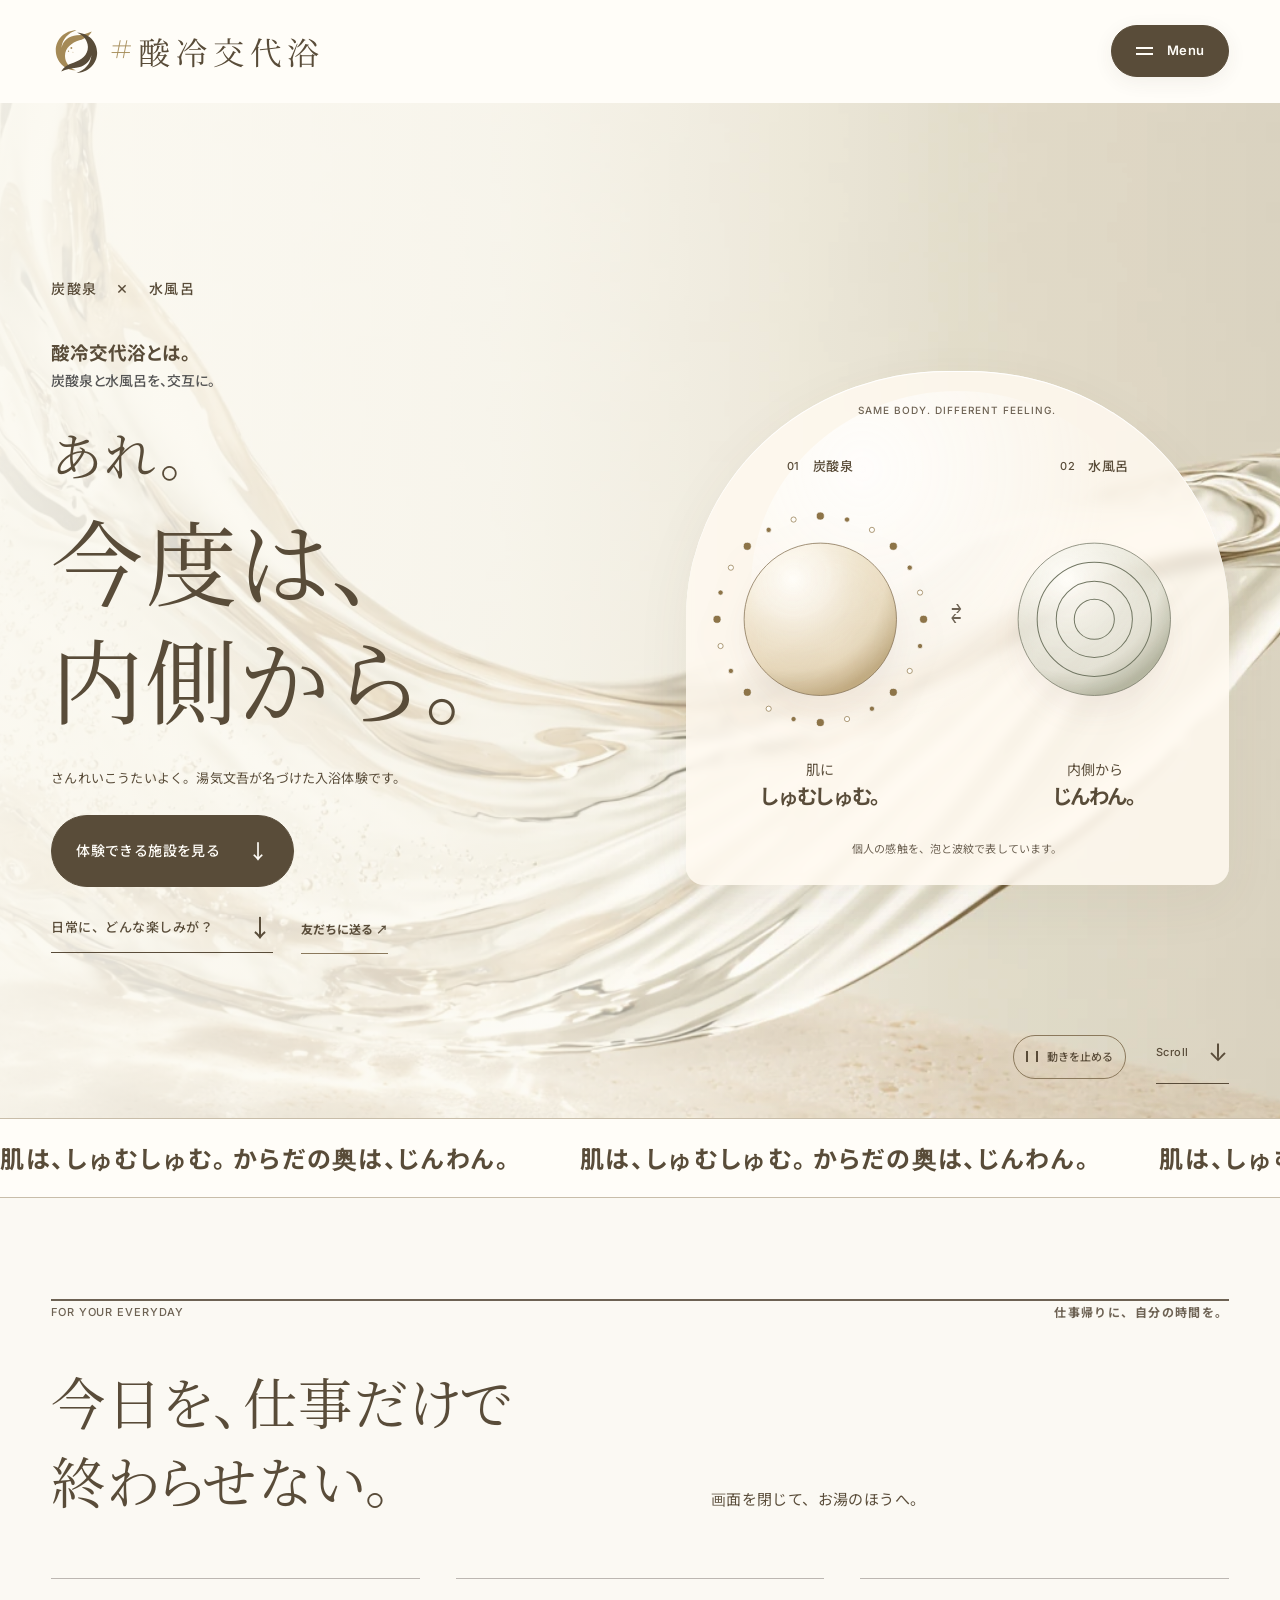
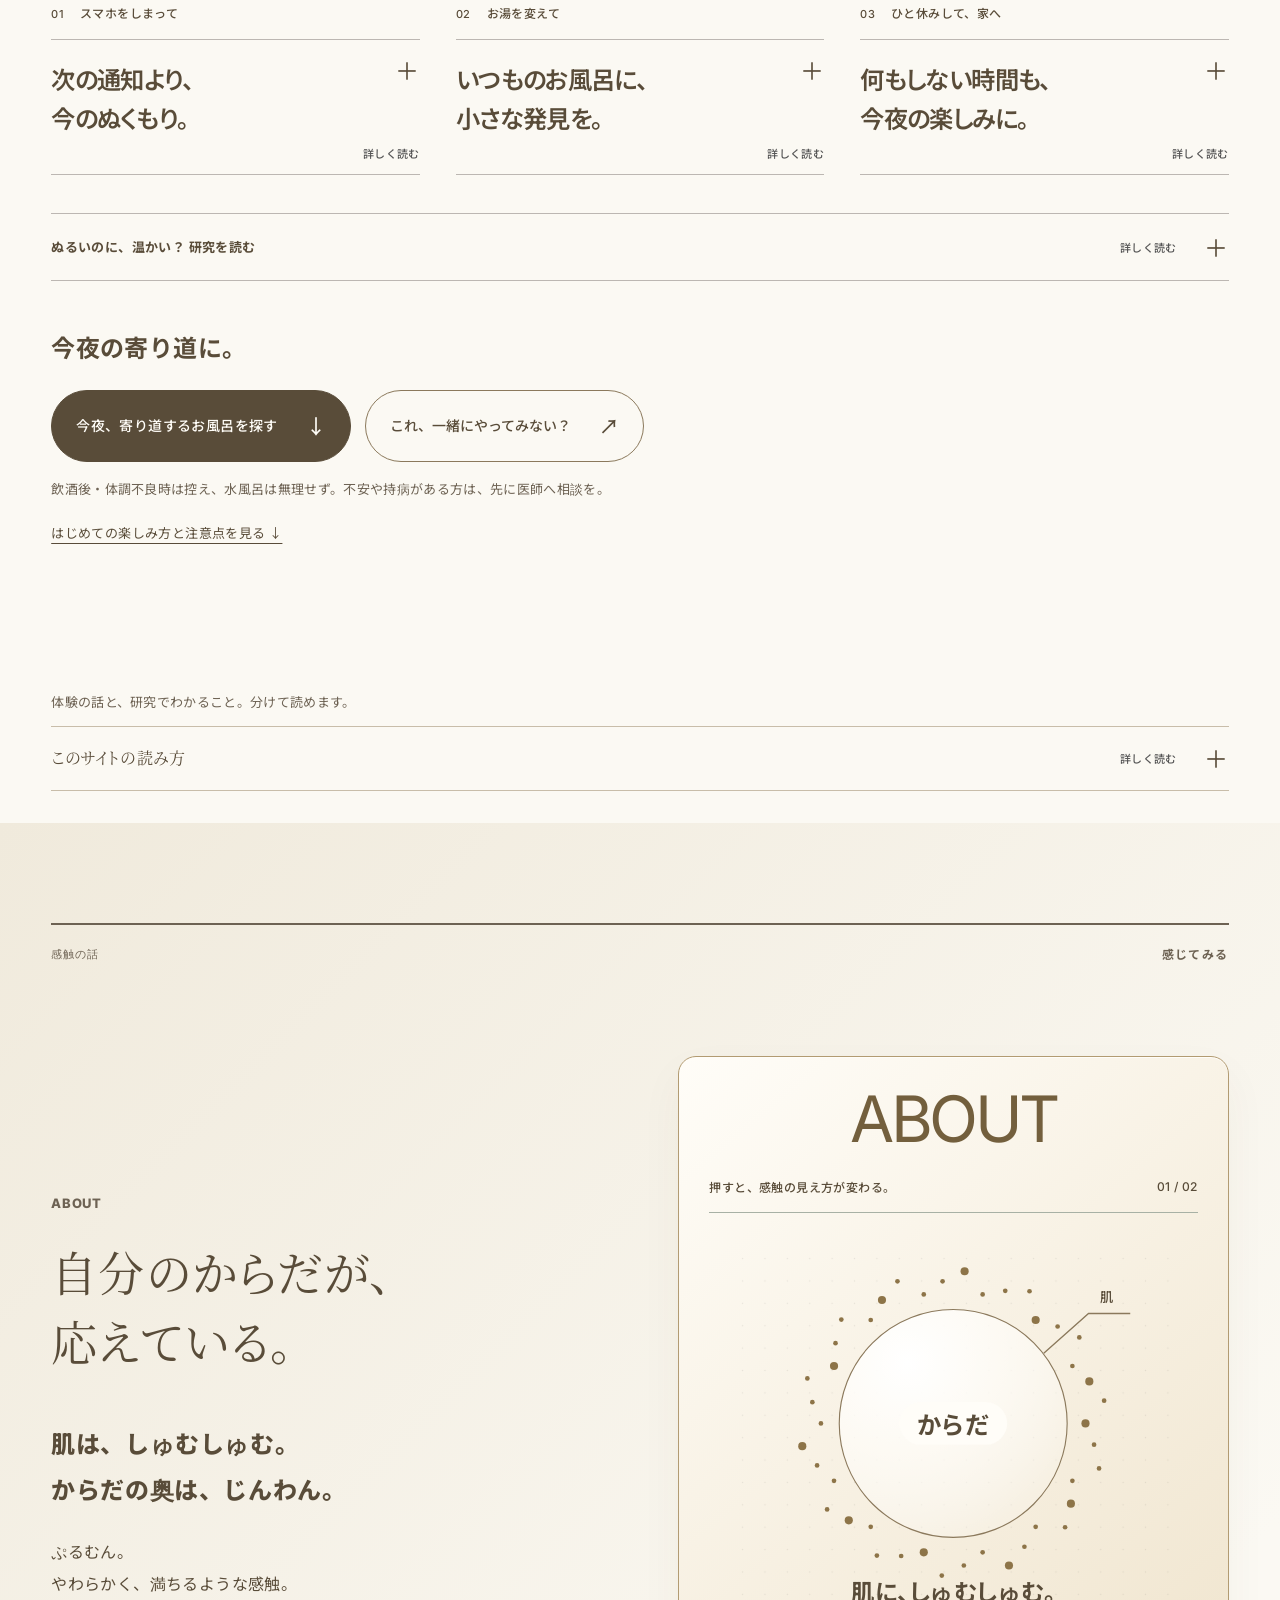
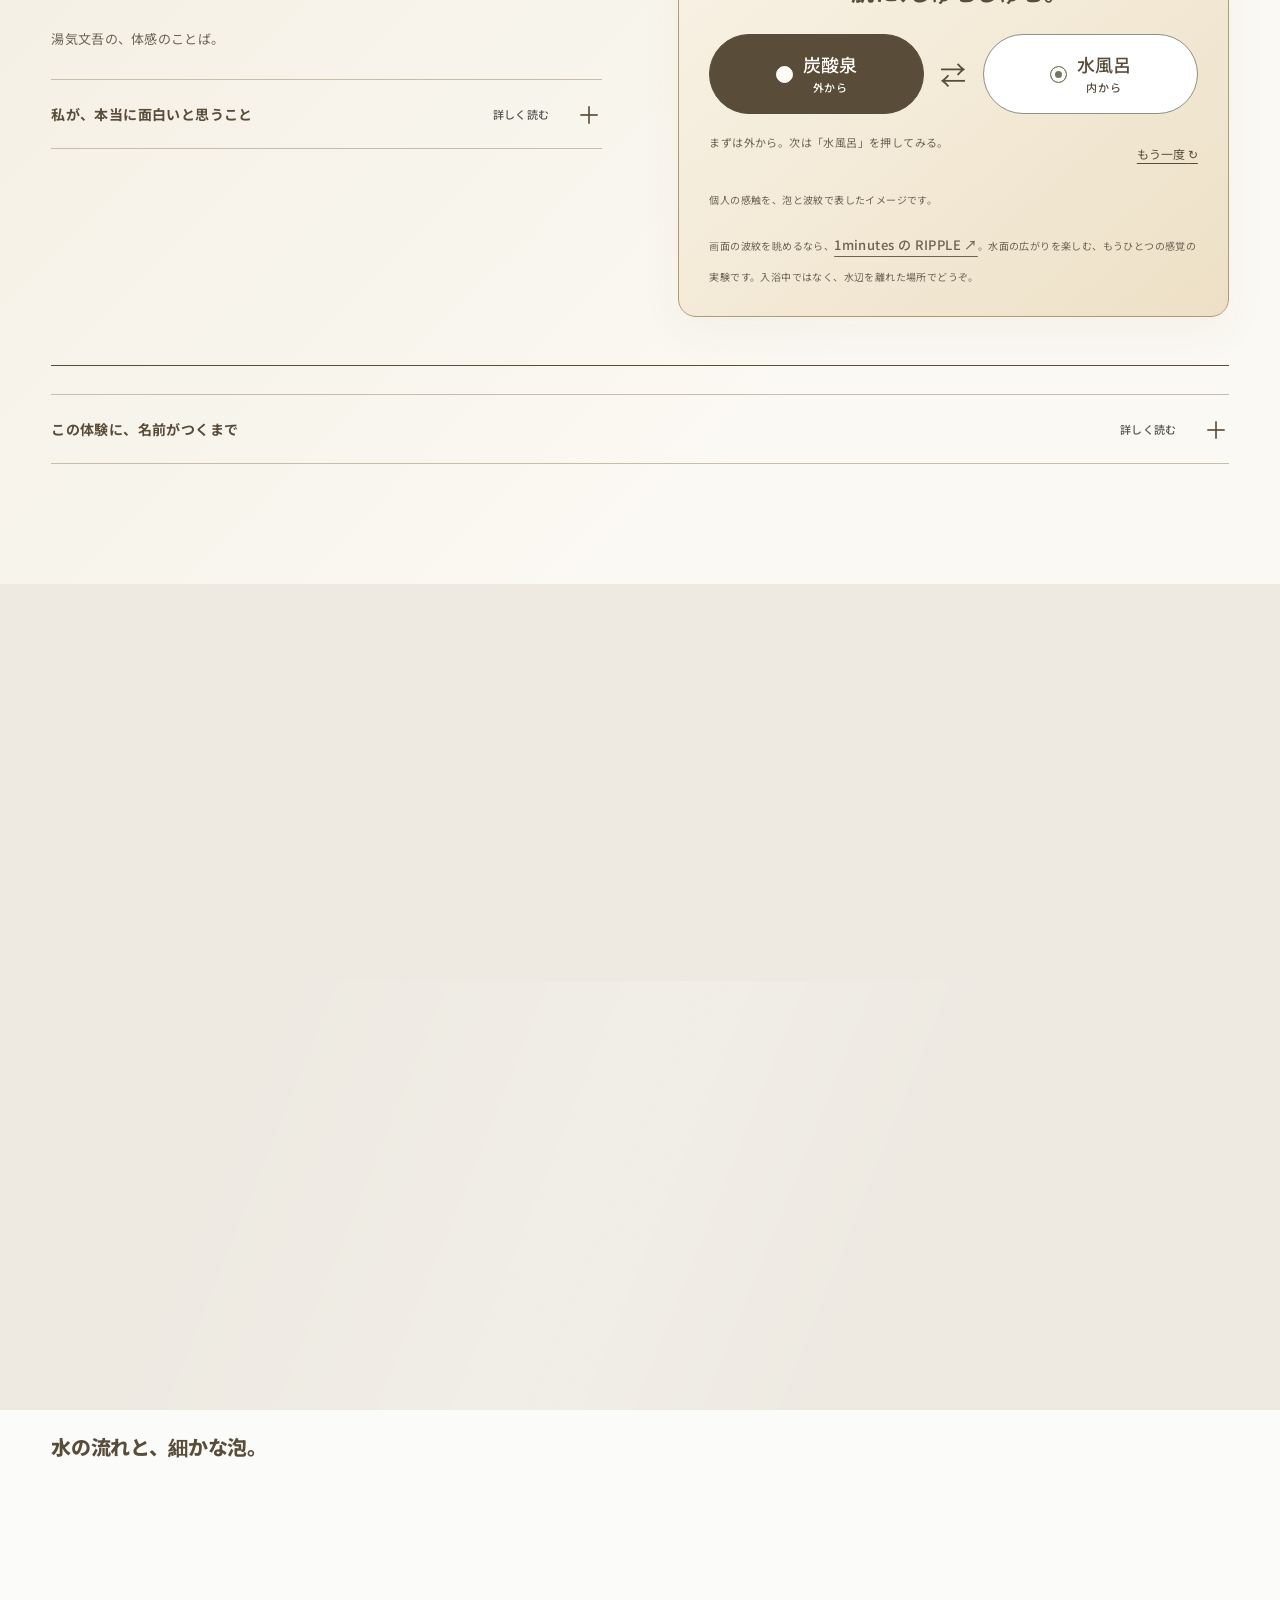
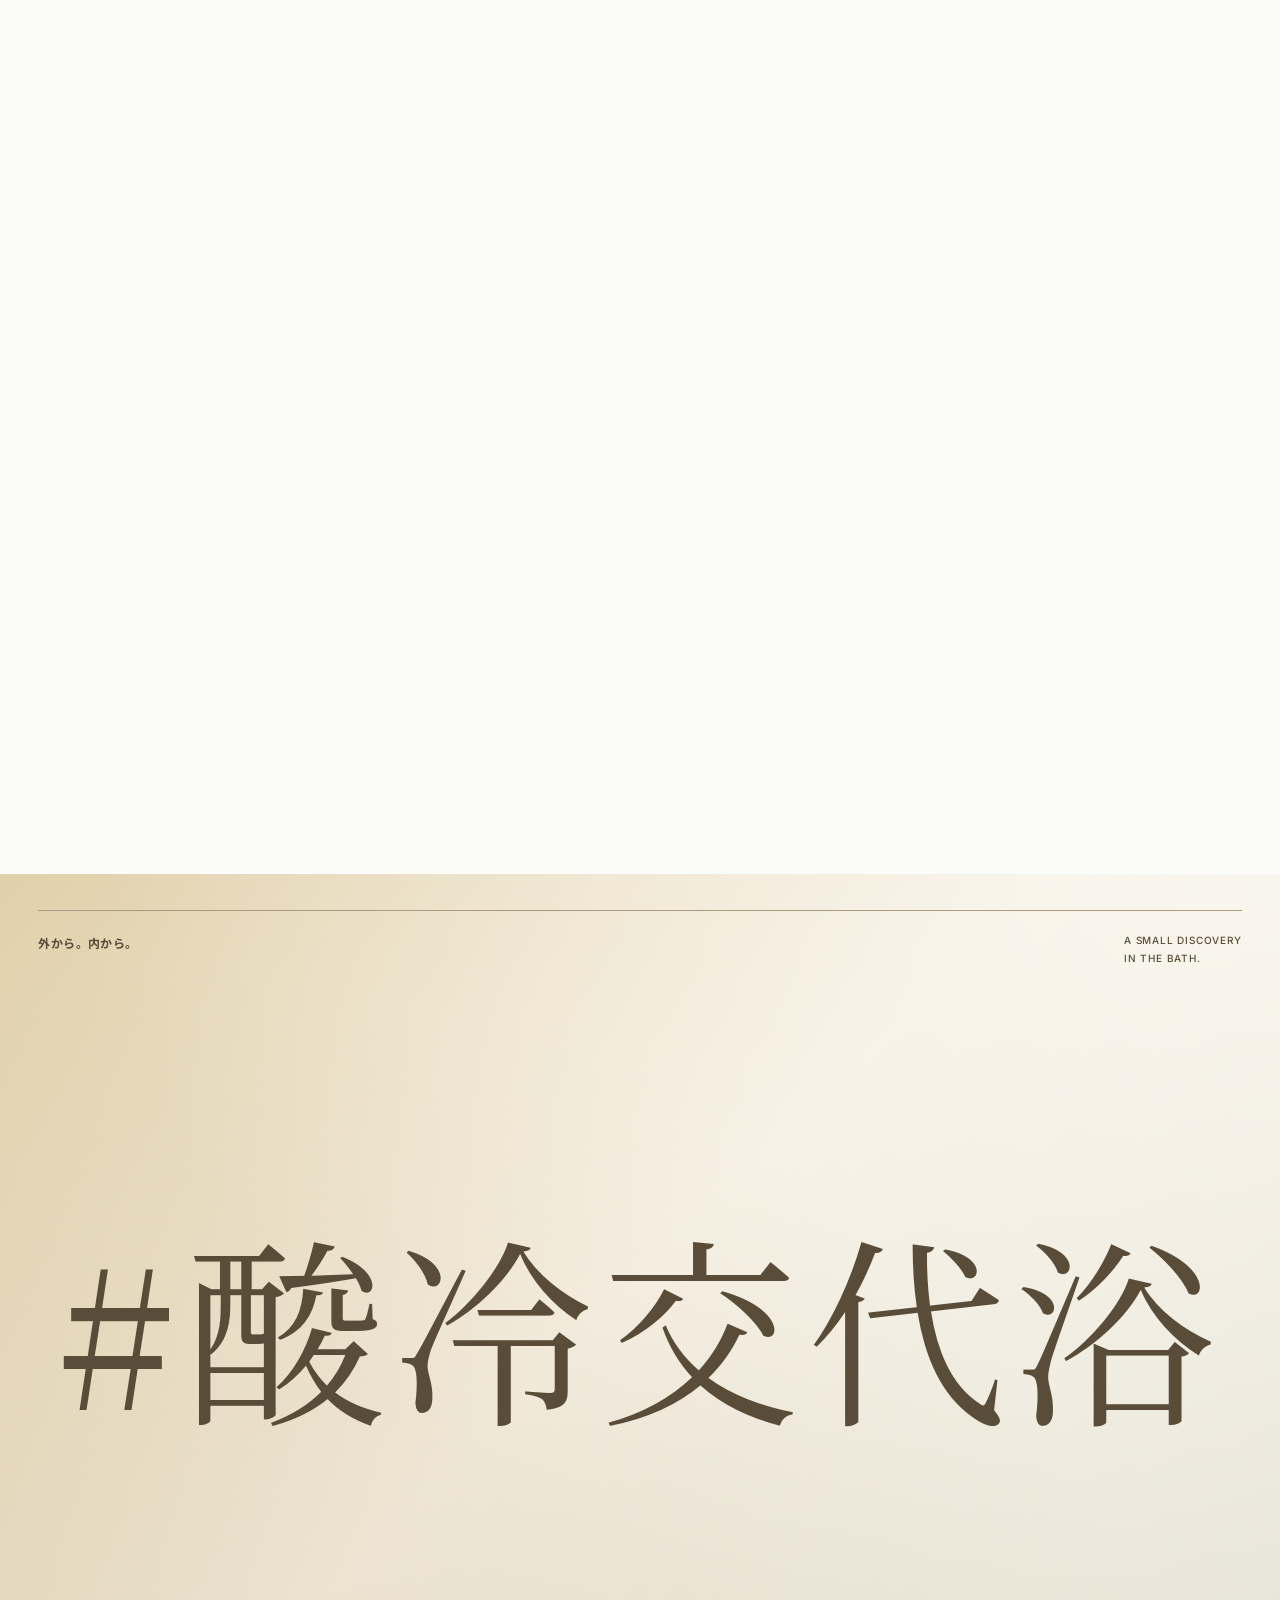
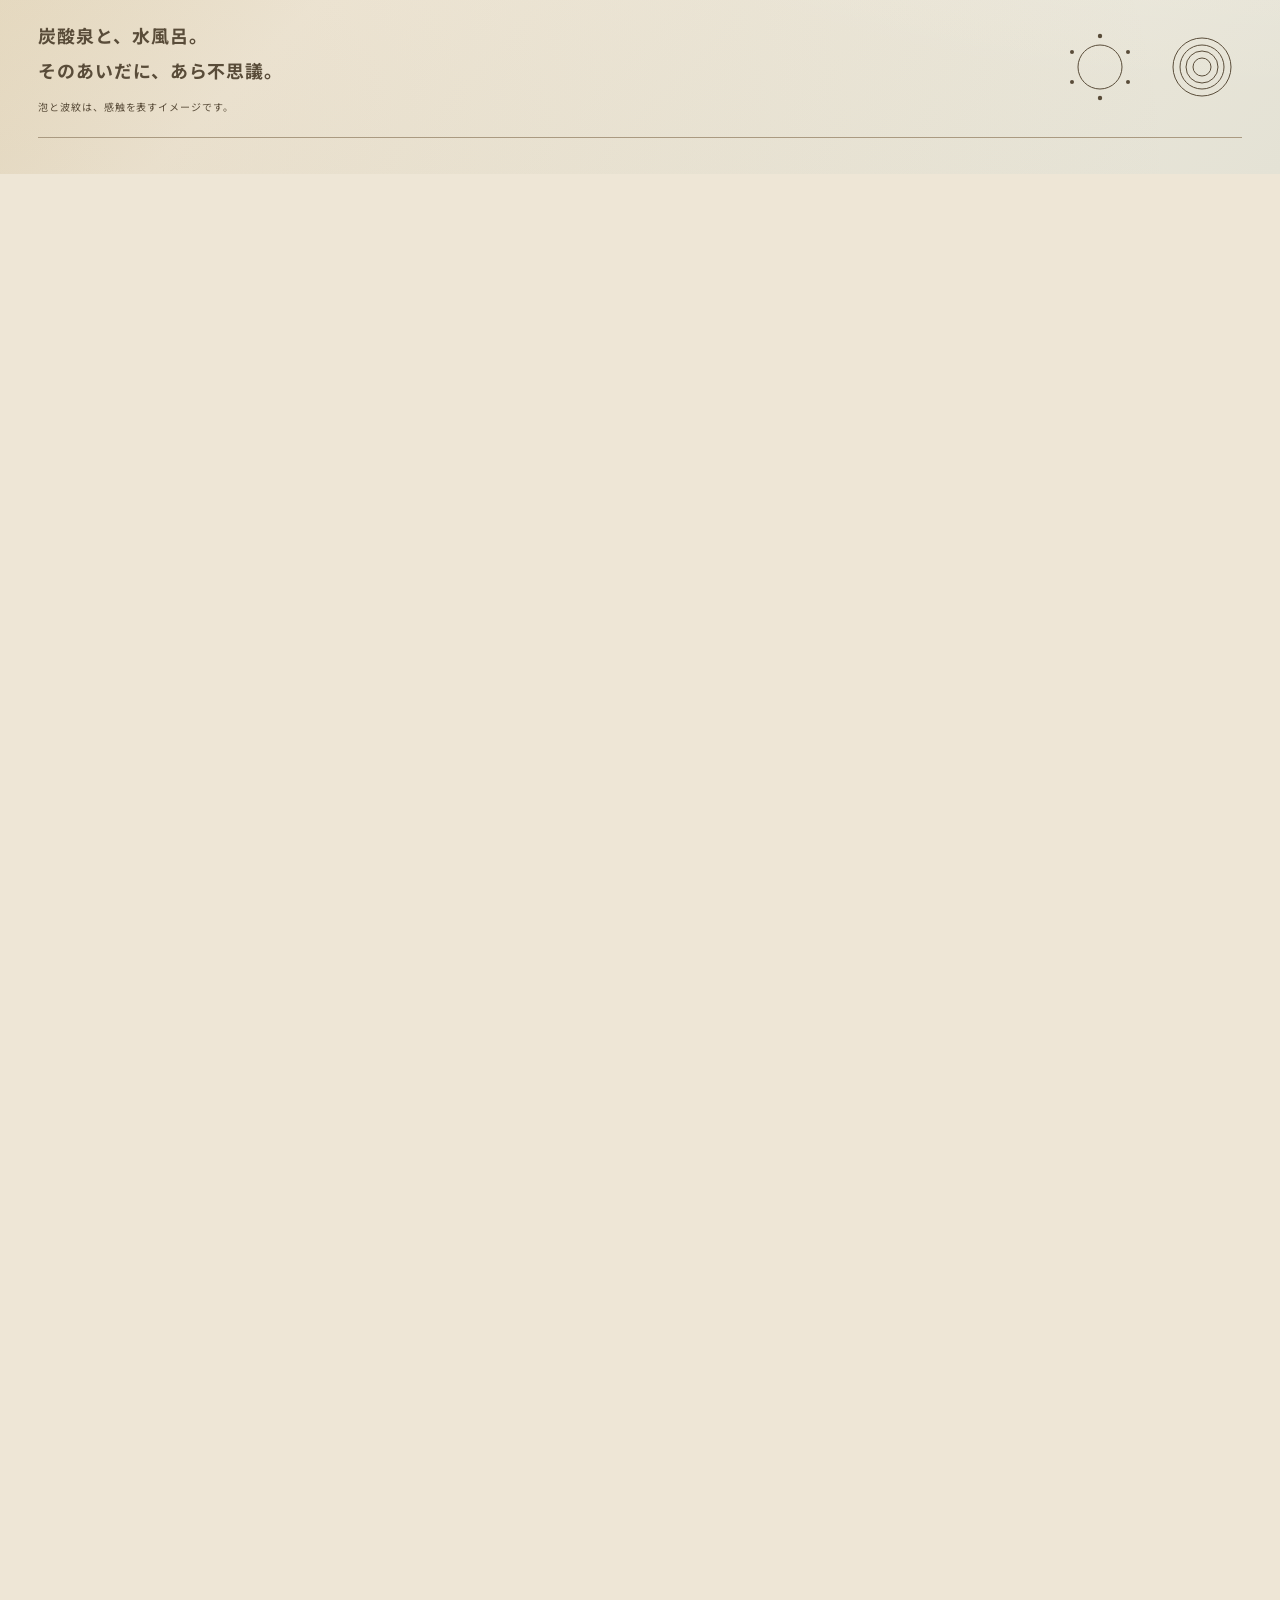
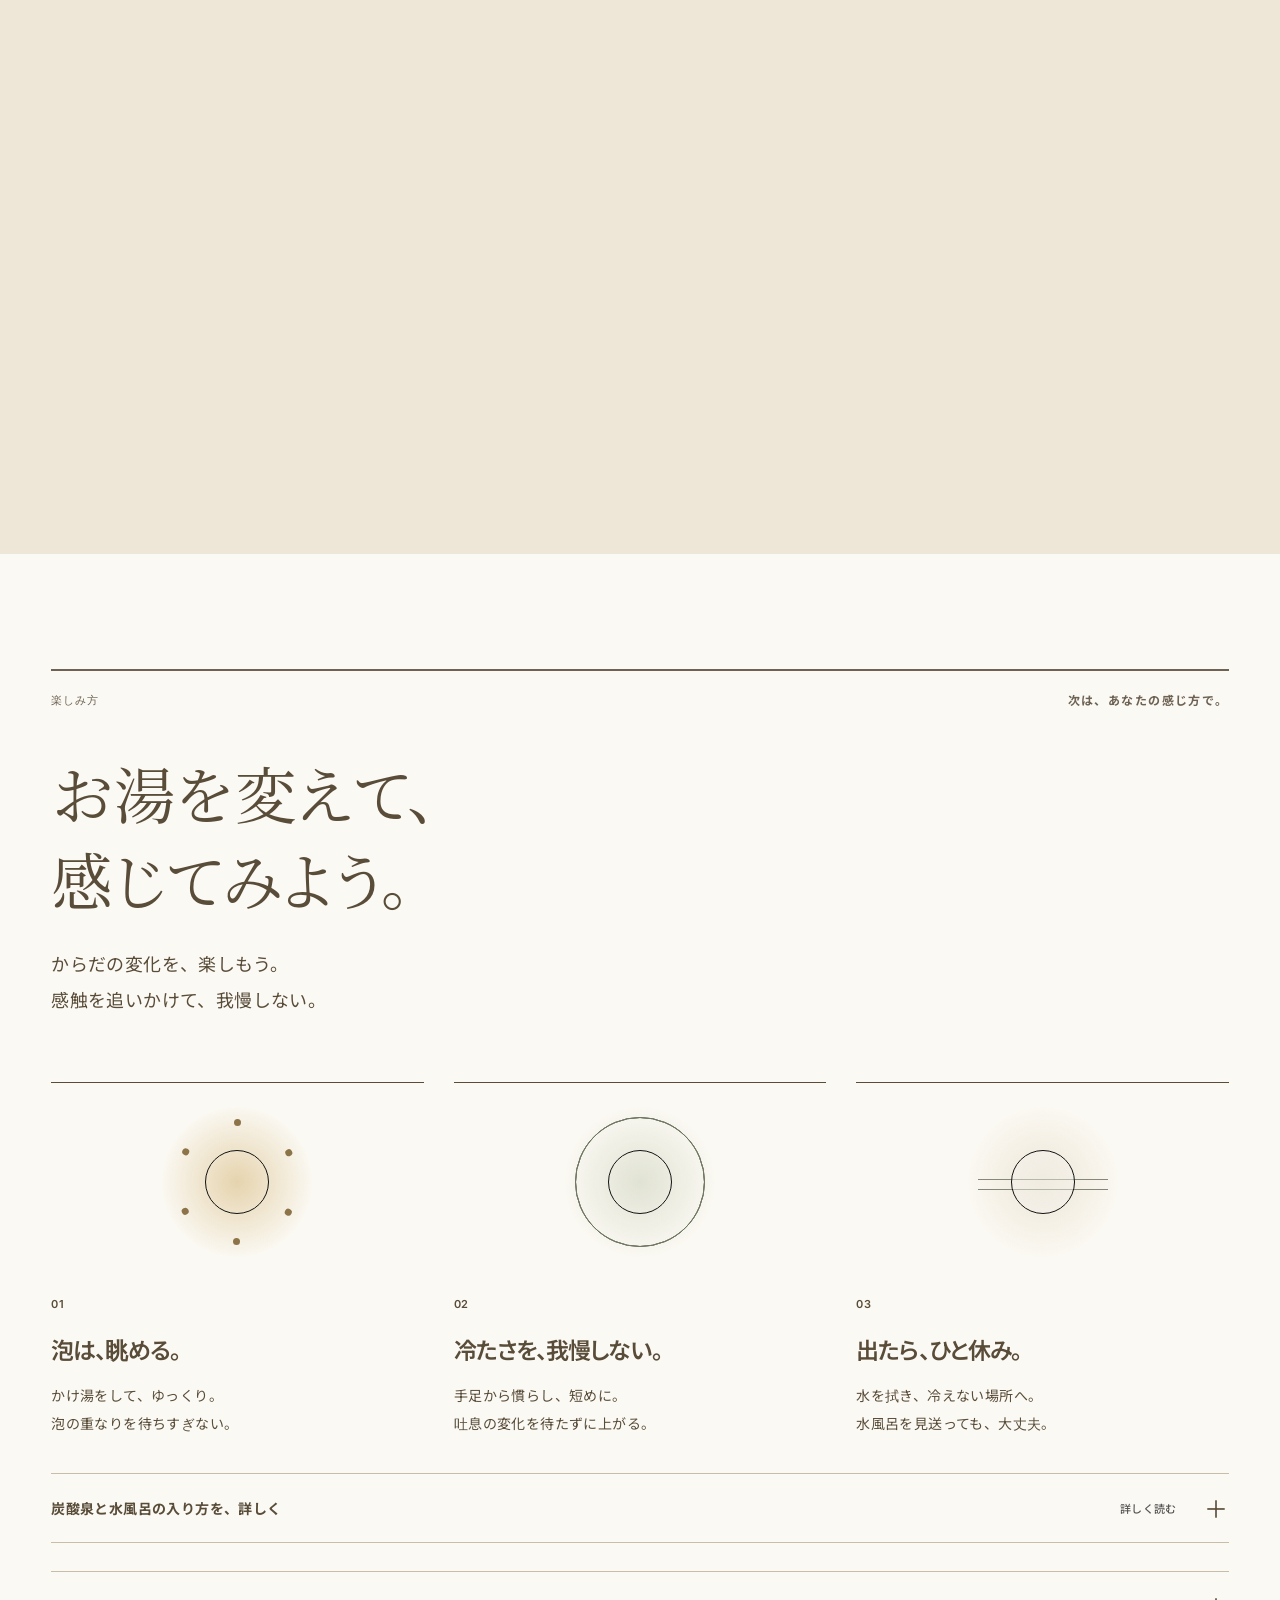
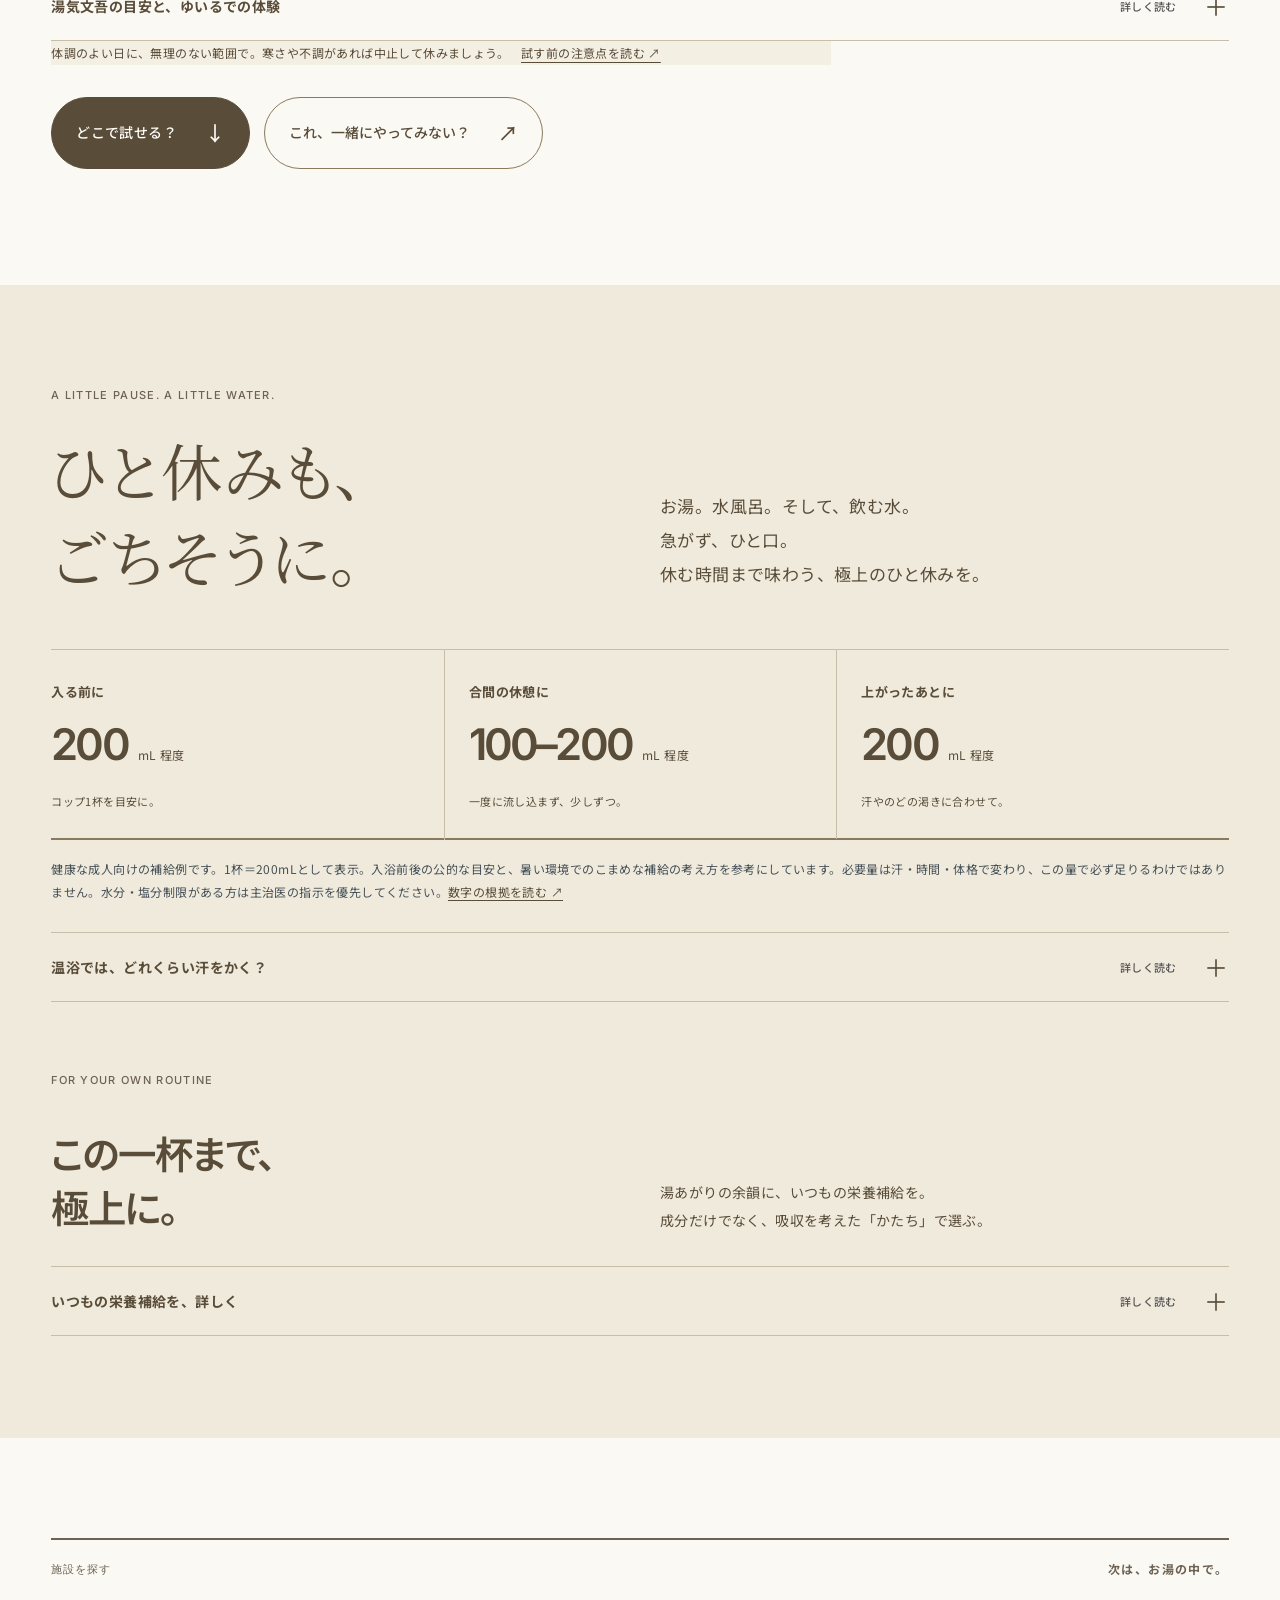
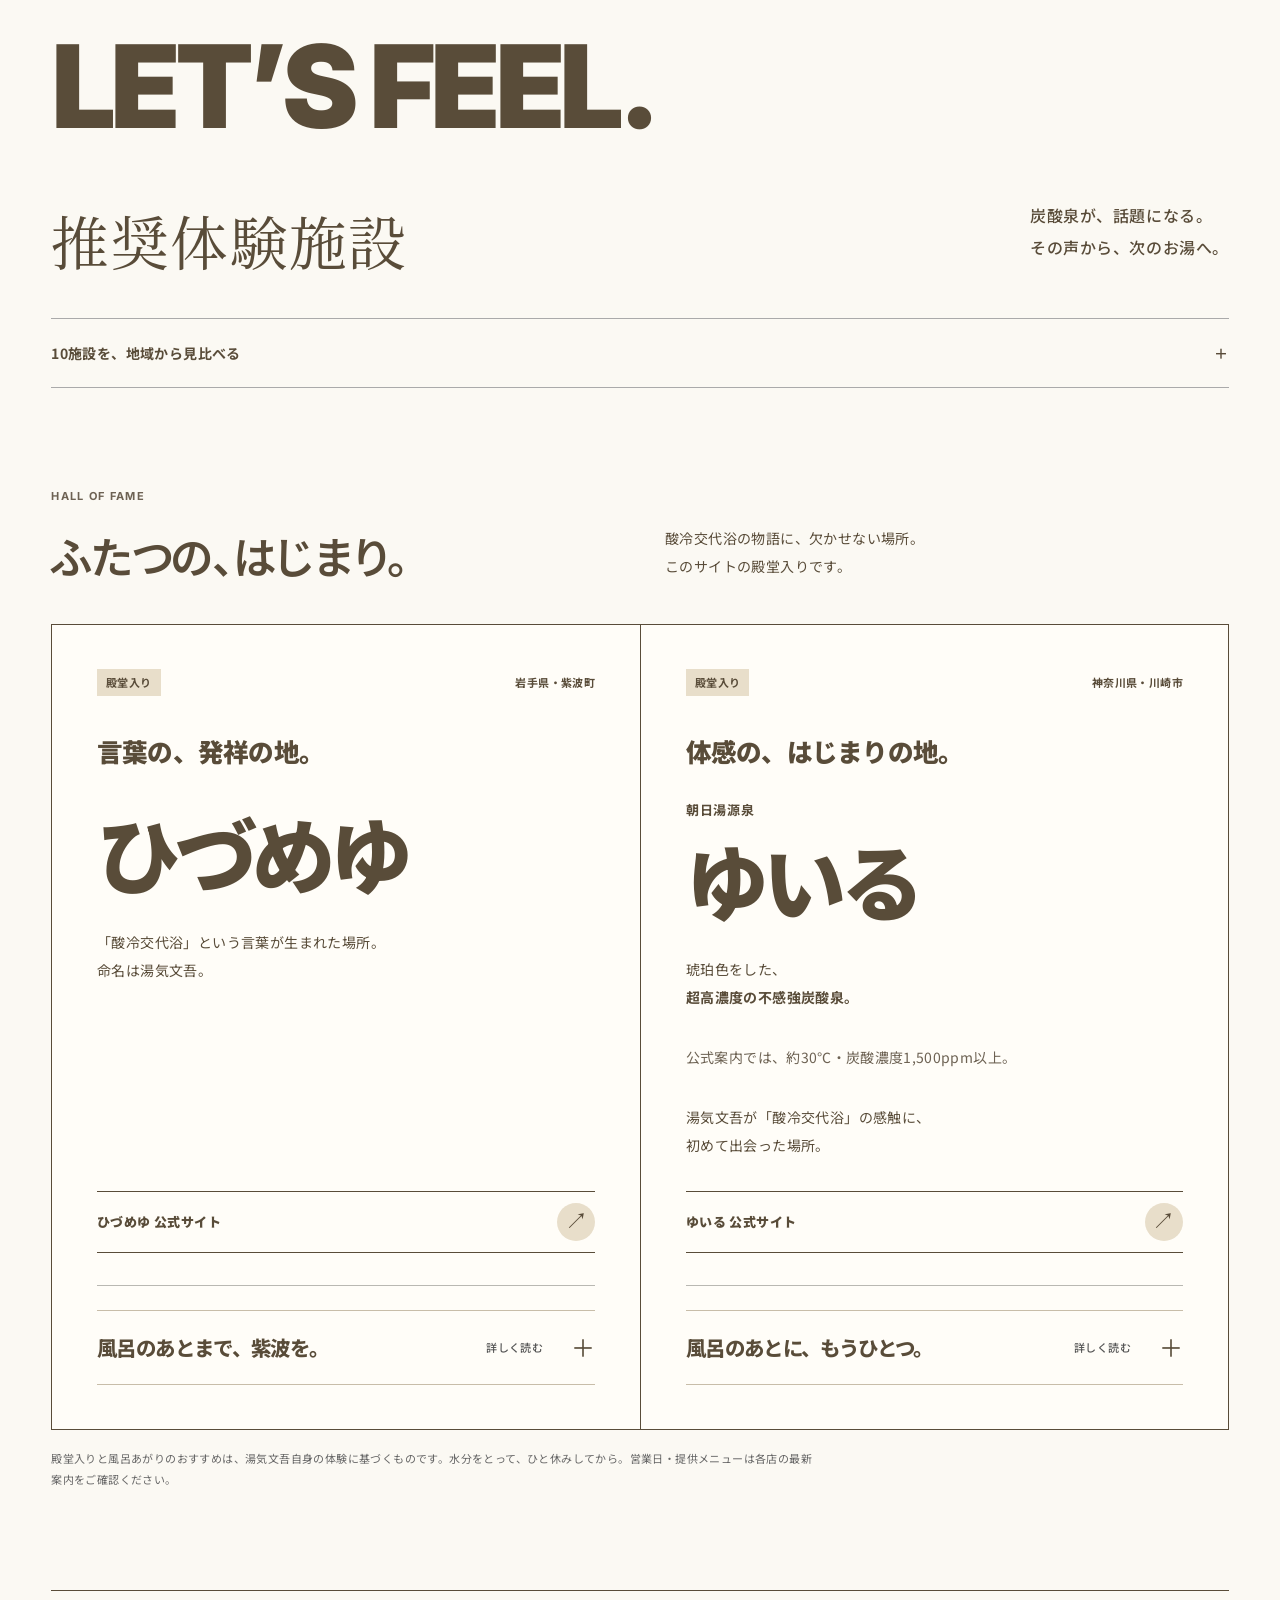
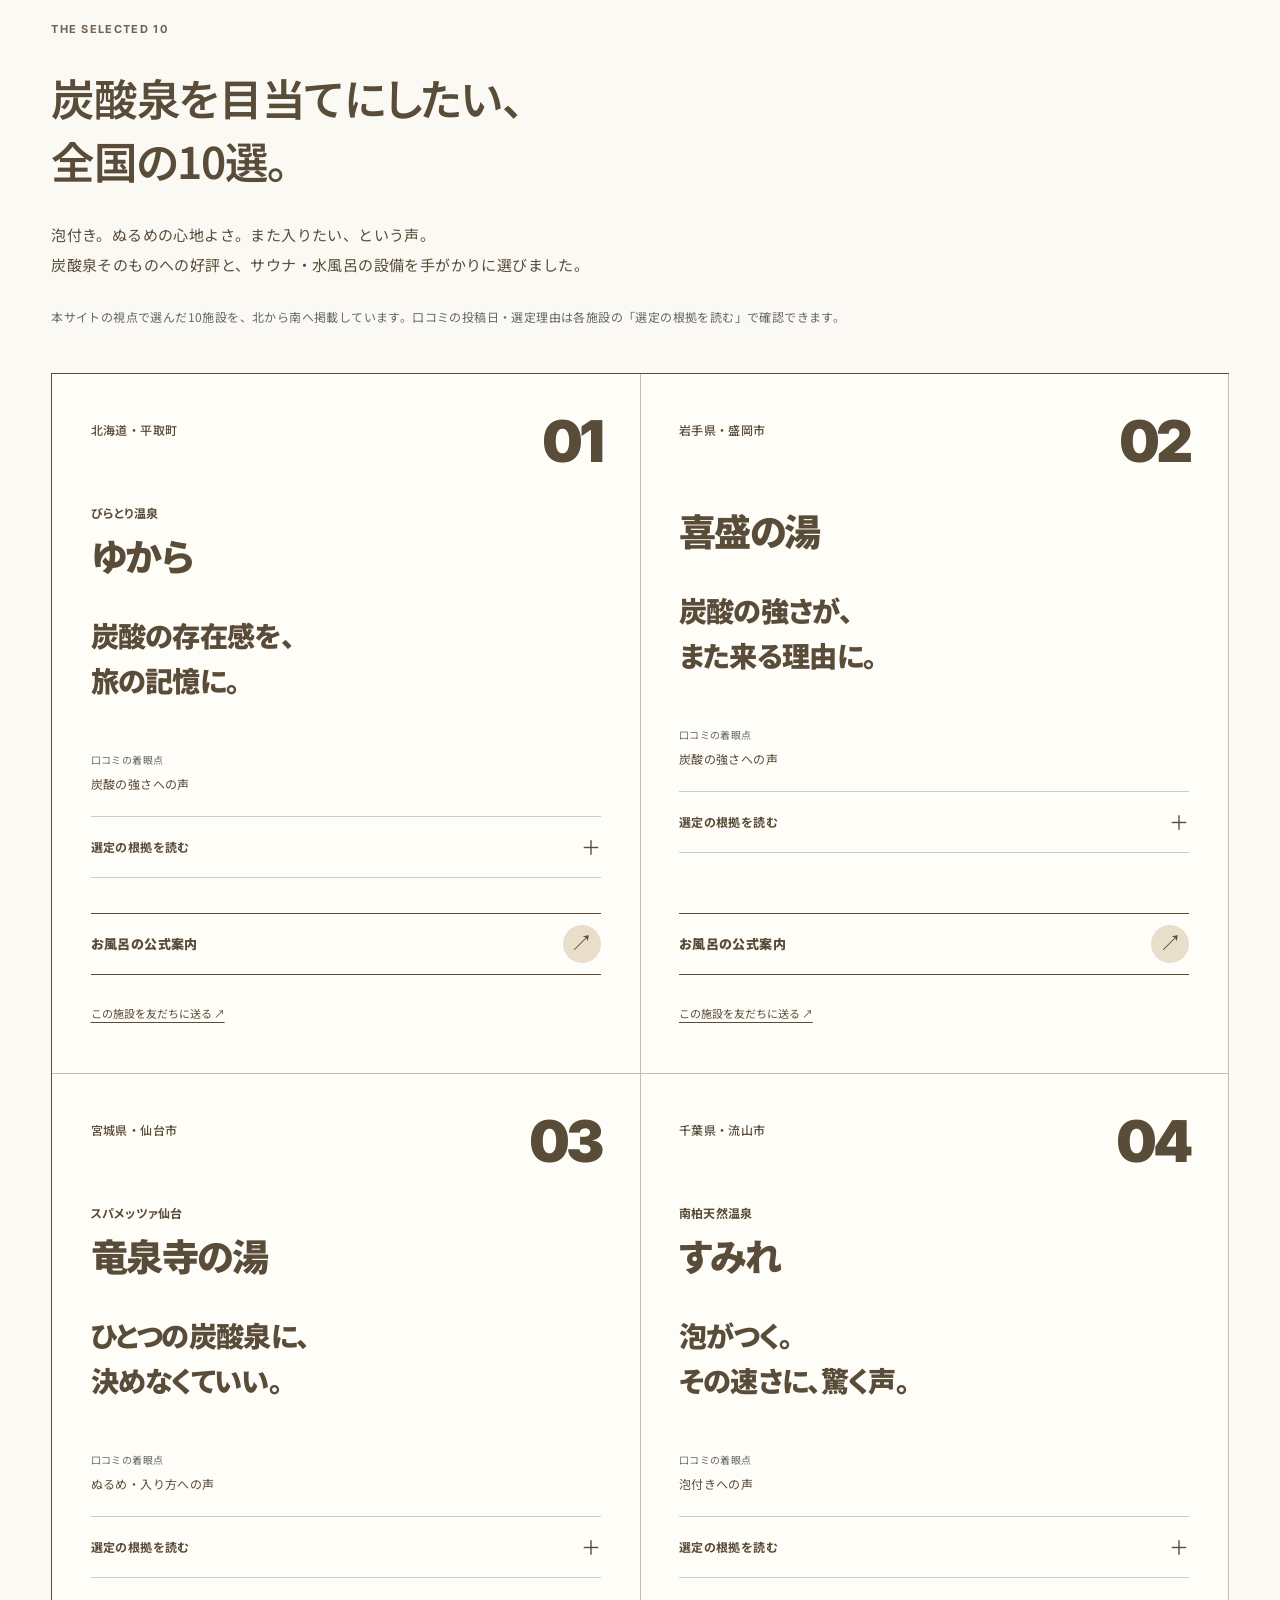
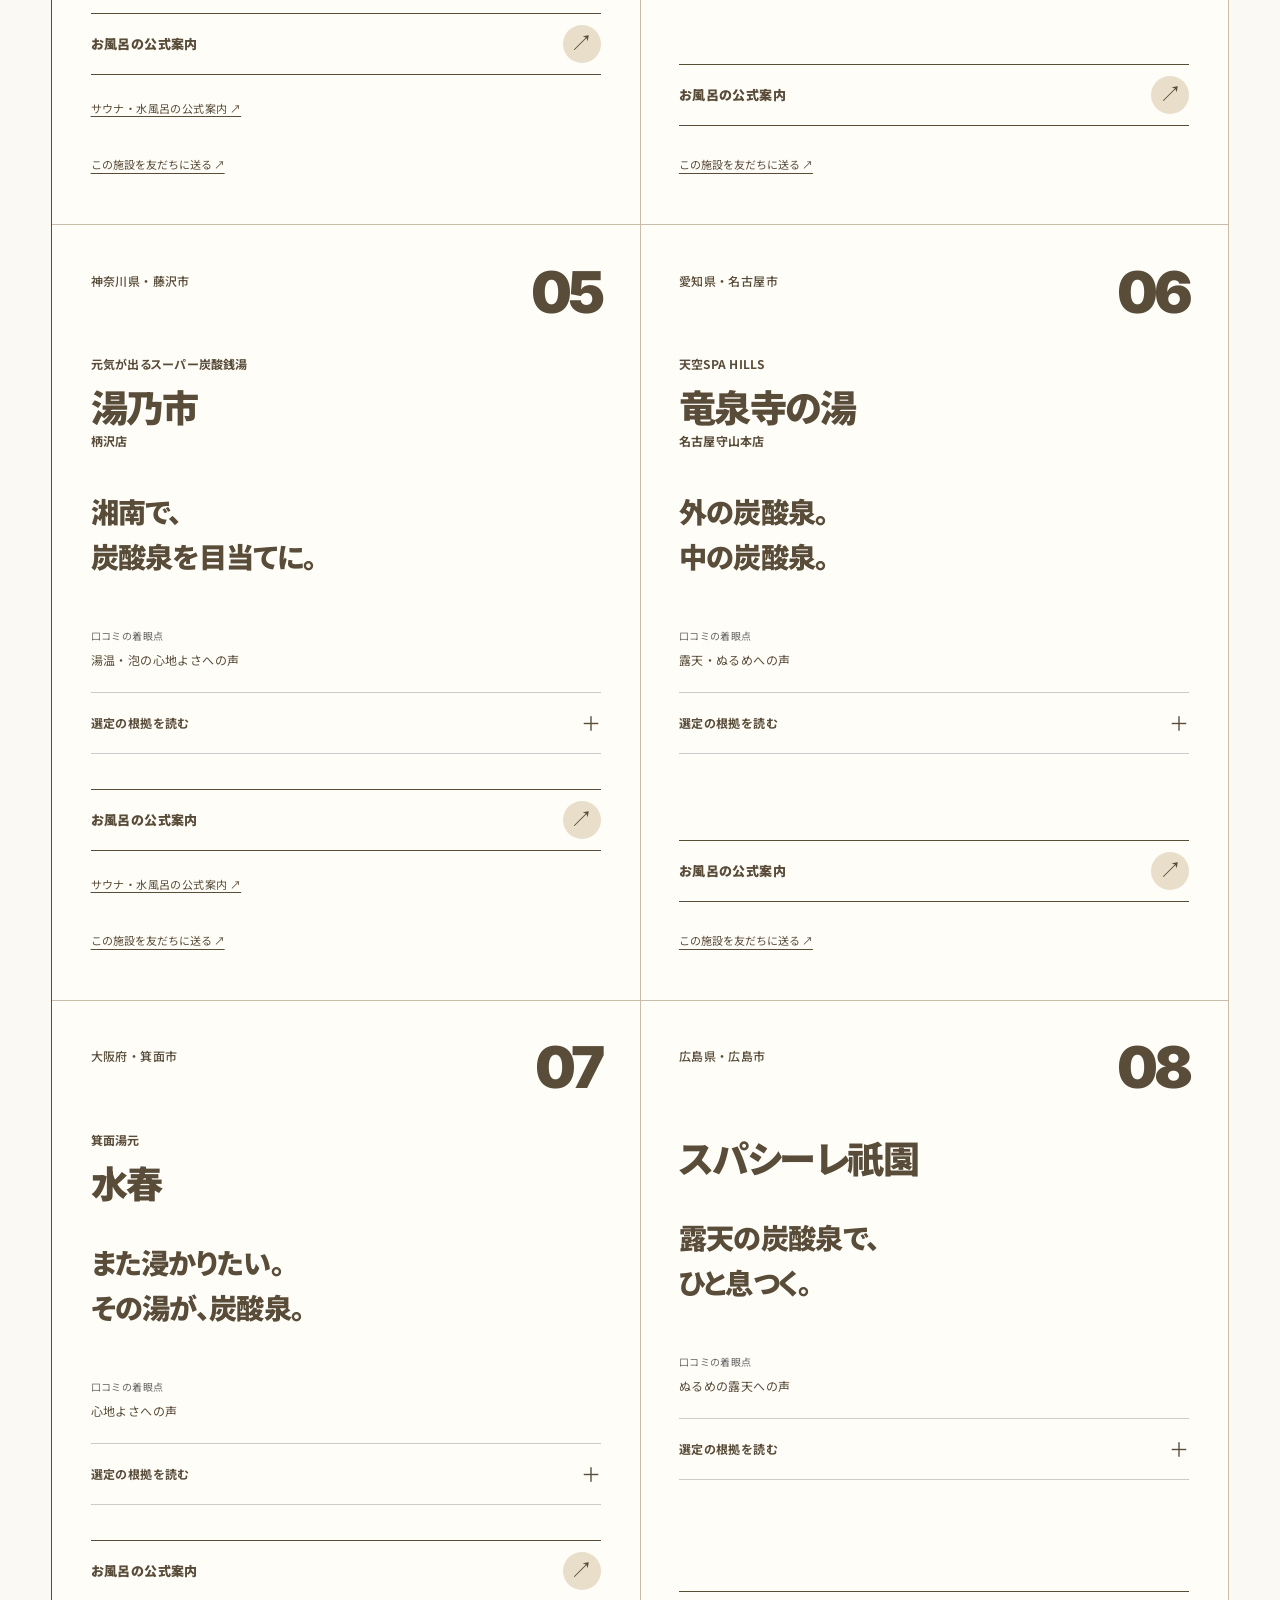
<file: index.html>
<!doctype html>
<html lang="ja">
<head>
  <meta charset="utf-8">
<!-- Google tag (gtag.js) -->
<script async src="https://www.googletagmanager.com/gtag/js?id=G-NX6NQN9RZ1"></script>
<script>
  window.dataLayer = window.dataLayer || [];
  function gtag(){dataLayer.push(arguments);}
  gtag('js', new Date());

  gtag('config', 'G-NX6NQN9RZ1');
</script>
  <meta name="viewport" content="width=device-width, initial-scale=1, viewport-fit=cover">
  <link rel="preload" href="assets/sanrei-noto-catch.woff2" as="font" type="font/woff2" crossorigin fetchpriority="high">
  <link rel="preload" href="assets/sanrei-noto-first.woff2" as="font" type="font/woff2" crossorigin>
  <style>
/* Local OFL fonts. Generated by scripts/build-webfonts.py. */
@font-face{font-family:'Sanrei Catch';font-style:normal;font-weight:900;font-display:swap;src:url('assets/sanrei-noto-catch.woff2') format('woff2');unicode-range:U+3001-3002,U+3042,U+304B,U+306F,U+3089,U+308C,U+4ECA,U+5074,U+5185,U+5EA6}
@font-face{font-family:'Noto Sans JP';font-style:normal;font-weight:400 900;font-display:swap;src:url('assets/sanrei-noto-first.woff2') format('woff2');unicode-range:U+20-7E,U+D7,U+2193,U+2197,U+21C4,U+3001-3002,U+300C-300D,U+3042,U+3044,U+3046,U+3048,U+304A-304D,U+304F,U+3051,U+3053,U+3055,U+3057-305A,U+305D-3061,U+3063-3064,U+3066-306C,U+306E-306F,U+3072,U+3078-3079,U+307B,U+307E-3082,U+3087-308D,U+308F,U+3092-3093,U+30A2,U+30A4,U+30A6,U+30AF,U+30B5,U+30B7-30BA,U+30C6,U+30C8,U+30CA-30CB,U+30DA,U+30DE,U+30E1,U+30E7,U+30EF,U+30FB-30FC,U+4E00,U+4E2D,U+4E8B,U+4E92,U+4EA4,U+4EBA,U+4ECA,U+4ED5,U+4EE3,U+4F53,U+500B,U+5074,U+5165,U+5168,U+516C,U+5178,U+5185,U+51B7,U+51FA,U+5225,U+5236,U+524D,U+52D5,U+53CB,U+53CE,U+540D,U+5411,U+543E,U+5442,U+547D,U+54C9,U+554F,U+571F,U+5730,U+5897,U+5909,U+5916,U+5947,U+597D,U+5BAE,U+5BC4,U+5C4A,U+5D0E,U+5E38,U+5EA6,U+5F62,U+5FC3,U+601D,U+60F3,U+6109,U+611F,U+6226,U+6311,U+6398,U+6587,U+65B9,U+65BD,U+65E5,U+6642,U+679A,U+679C,U+697D,U+69CB,U+6B21,U+6B62-6B63,U+6B69,U+6B74,U+6C17,U+6C34,U+6CC9,U+6CE1-6CE2,U+6D3B,U+6D74,U+6E29,U+6E6F,U+70AD,U+7279,U+7406,U+751F,U+7531,U+7591,U+767D,U+76F4,U+77E5,U+77ED,U+7A6B,U+7B54,U+7D0B,U+7D42,U+7D4C,U+7D50,U+7DE8,U+8868,U+898B,U+89E3,U+89E6,U+8A18,U+8A2D,U+8A71,U+8AAC-8AAD,U+8ABF,U+8FBC,U+9001,U+9014,U+904B,U+9053,U+9055,U+9178,U+91DD,U+9332,U+958B,U+9593,U+9650,U+96C6,U+9762,U+97F3,U+98A8,U+9A13,U+FF08-FF09,U+FF1F}
@font-face{font-family:'Inter';font-style:normal;font-weight:400 900;font-display:swap;src:url('assets/sanrei-inter.woff2') format('woff2');unicode-range:U+20-7E,U+B7,U+D7,U+E1,U+E4,U+E9,U+160,U+2013-2015,U+2019,U+201C-201D,U+2082,U+2103,U+2190-2194,U+2197,U+21BB,U+2212,U+2713}


/* Cooperating facilities are separate from editorial recommendations. */
.partners{padding-block:72px;background:var(--paper);color:var(--ink)}
.partners-heading{margin:28px 0;font-size:clamp(2rem,4vw,3.5rem)}
.partners-intro{max-width:48em;margin-bottom:28px;font-size:.875rem}
.partner-card{border:1px solid var(--ink);padding:clamp(24px,4vw,42px);max-width:780px}
.partner-card + .partner-card{margin-top:24px}
.partner-region{font-size:.75rem;color:var(--muted);margin-bottom:14px}
.partner-card h3{font-size:clamp(1.6rem,5vw,2.25rem);margin-bottom:18px}
.partner-card p{font-size:.875rem;line-height:2;max-width:44em}
.partner-card .official-link{margin-top:24px;display:inline-flex;gap:24px;align-items:center;border-bottom:1px solid;min-height:44px;font-size:.875rem}
@media(max-width:740px){.partners{padding-block:48px}}
</style>
  <style>
@font-face{font-family:'Noto Sans JP';font-style:normal;font-weight:400 900;font-display:swap;src:url('assets/sanrei-noto-index.woff2') format('woff2');unicode-range:U+B7,U+E1,U+2013-2015,U+2019,U+2103,U+2190-2192,U+2194,U+3000,U+3005,U+301C,U+3050,U+3052,U+3054,U+305B-305C,U+3065,U+3070,U+3073-3076,U+307C,U+3083-3084,U+3086,U+30A1,U+30A3,U+30A7,U+30AA-30AB,U+30AD,U+30B0,U+30B2-30B3,U+30BB,U+30BD,U+30BF,U+30C3-30C4,U+30C7,U+30C9,U+30CD,U+30D1-30D7,U+30D9,U+30DB,U+30DD,U+30DF-30E0,U+30E2,U+30E5,U+30E9-30ED,U+30F3,U+4E0A-4E0B,U+4E0D,U+4E16,U+4E21,U+4E26,U+4E3B,U+4E43,U+4E7E,U+4E88,U+4E8C,U+4E94,U+4E9C,U+4ECB,U+4ED6,U+4ED8-4ED9,U+4EE5,U+4EEE,U+4EF6,U+4F0A,U+4F11,U+4F1A,U+4F1D,U+4F4D-4F4E,U+4F55,U+4F59,U+4F5C,U+4F7F,U+4F8B,U+4F9B,U+4F9D,U+4FA1,U+4FC2,U+4FDD,U+5019,U+5024,U+504F,U+5065,U+5099,U+50CD,U+512A,U+5143,U+5148,U+5171,U+5177,U+518D,U+5206-5207,U+521D,U+5224,U+5229,U+523A,U+526F-5270,U+5272,U+52A0,U+52A9,U+52B4,U+52B9,U+5305,U+5316-5317,U+533A-533B,U+533F,U+5343,U+5357-5358,U+5360,U+5370,U+539A,U+539F,U+53BB,U+53C2,U+53C8,U+53CA,U+53CD,U+53D6,U+53E3-53E4,U+53EF-53F0,U+53F3,U+53F7,U+5404,U+5408,U+540C,U+542B,U+5438,U+544A,U+5473,U+54B2,U+54C1,U+5584,U+559A,U+559C,U+55B6,U+56DE,U+56E0,U+56F2-56F3,U+56FD,U+5712,U+5727-5728,U+5747,U+57CE,U+57DF,U+57FA,U+57FC,U+5802,U+5831,U+5834,U+5869,U+5883,U+58F0,U+58F2,U+58FA,U+591A,U+591C,U+5927,U+5929,U+5931,U+5948,U+5968,U+5973,U+59CB,U+5A46,U+5A9B,U+5B57-5B58,U+5B66,U+5B88-5B89,U+5B9A,U+5B9F,U+5BB3,U+5BB6,U+5BB9,U+5BC6,U+5BD2,U+5BDD,U+5BFA,U+5BFE,U+5C0E-5C0F,U+5C11,U+5C40,U+5C4B,U+5C71,U+5CA1,U+5CA9,U+5CF6,U+5DDD,U+5DE5-5DE6,U+5DEE,U+5E02,U+5E0C,U+5E2B,U+5E30,U+5E73-5E74,U+5E81,U+5E83,U+5E8A,U+5E97,U+5E9C,U+5EAD,U+5EB7,U+5F0F,U+5F35,U+5F37,U+5F53,U+5F71,U+5F85,U+5F8B-5F8C,U+5FC5,U+5FCC,U+5FD9,U+5FDC,U+6025,U+6027,U+606F,U+60AA,U+60B8,U+60C5,U+610F,U+611B,U+614B,U+6162-6163,U+61A9,U+61B6,U+6210-6211,U+623B,U+6240,U+624B,U+6271,U+6280,U+6291,U+6295,U+629E,U+62B1,U+62BC,U+62E0-62E1,U+6301,U+6307,U+6319,U+631F,U+63A1-63A2,U+63A5,U+63A7-63A8,U+63B2,U+63CF-63D0,U+63DB,U+640D,U+6442,U+64CD,U+6539,U+653E,U+6545,U+6563,U+6570,U+6574,U+6599,U+65AD,U+65B0,U+65C5,U+660E,U+661F,U+6625,U+6628,U+6691,U+66F4,U+66FF-6700,U+6708,U+671D,U+671F,U+672B-672C,U+6750,U+6761,U+6765,U+676F,U+677E,U+6790,U+67A0,U+67C4,U+67CF,U+67FB,U+6804,U+6839,U+683C,U+6848,U+691C,U+696D,U+6975,U+69D8,U+69FD,U+6A19,U+6A2A,U+6A5F,U+6B04,U+6B20,U+6B73,U+6B7B,U+6B8B,U+6BBF,U+6BD4,U+6C42,U+6C57,U+6C7A,U+6CA2,U+6CBB,U+6CD5,U+6CE8,U+6D41,U+6D77-6D78,U+6D88,U+6DB2,U+6DF1,U+6DF7,U+6E07,U+6E1B,U+6E2C,U+6E58,U+6E67,U+6E7F,U+6E90,U+6E96,U+6EB6,U+6FC0,U+6FC3,U+70B9,U+7121,U+7136,U+7167,U+71B1,U+7269,U+72B6,U+72EC,U+7387,U+7389,U+73C0,U+73FE,U+7425,U+74B0,U+7523,U+7528,U+7530,U+7537,U+753A,U+754C,U+756A,U+7570,U+75B2,U+75C7,U+7642,U+767A,U+7684,U+76AE,U+76DB,U+76EE,U+76F8,U+7701,U+770C,U+771F-7720,U+773C,U+7740,U+7761,U+7814,U+78BA,U+793A,U+7947,U+795E,U+7965,U+7981,U+798F,U+79C1,U+79D1,U+79F0,U+7A0B,U+7A3F,U+7A76,U+7A7A,U+7A81,U+7ACB,U+7ADC,U+7AEF,U+7B49,U+7B4B,U+7B56,U+7B95,U+7B97,U+7BA1,U+7BC0,U+7BC4,U+7C73,U+7C95,U+7CFB,U+7D04,U+7D14,U+7D20,U+7D22,U+7D2B,U+7D39,U+7D44,U+7D66,U+7D71,U+7D9A,U+7DD2,U+7E2E,U+7E54,U+7F6E,U+7FA9,U+8003,U+8005,U+8089,U+808C,U+80A2,U+80F8,U+80FD,U+8102,U+8150,U+8155,U+8178,U+817F,U+819A,U+819C,U+81D3,U+81E8,U+81EA,U+81F4,U+8239,U+826F,U+8272,U+82AF,U+8449,U+8457,U+85A6,U+85AC,U+85E4,U+8840,U+884C,U+8853,U+8857,U+8861,U+88C5,U+88DC,U+88FD,U+8907,U+8981,U+8996,U+899A,U+89A7,U+89B3,U+8A00,U+8A02,U+8A08,U+8A0E,U+8A2A,U+8A3C,U+8A55,U+8A66,U+8A73,U+8A8C-8A8D,U+8A98,U+8A9E,U+8AB0,U+8AD6,U+8B0E,U+8B1D,U+8B70,U+8C46,U+8C61,U+8CBB,U+8CC7,U+8CEA,U+8CFC,U+8D05,U+8D77,U+8D85,U+8DB3,U+8DF5,U+8E0F,U+8EAB,U+8ED2,U+8EFD,U+8F03,U+8F09,U+8FD1,U+8FFD,U+9003,U+901A,U+901F,U+9032,U+904A,U+904E,U+9054,U+9069,U+9078,U+907F,U+90CE,U+90E8,U+9152,U+91C8,U+91CD,U+91CF,U+9244,U+925B,U+9271,U+92AD,U+9577,U+9589,U+95A2,U+962A,U+963B,U+9694,U+969B,U+96D1,U+96E2,U+9707,U+9732,U+97FB,U+97FF,U+9801,U+9805-9806,U+982D,U+984C,U+985E,U+98DF,U+98EF,U+98F2,U+990A,U+9A5A,U+9AD8,U+9B45,U+9B51,U+9EBB,U+9F13,U+FF01,U+FF05,U+FF0B,U+FF1A,U+FF1D,U+FF5C}

</style>
  <meta name="theme-color" content="#edd3cc">
  <meta name="description" content="酸冷交代浴（さんれいこうたいよく）は、炭酸泉と水風呂を交互に楽しむ入浴体験。湯気文吾の「しゅむしゅむ」「じんわん」「ぷるむん」という体感のことば、日常の楽しみ方、全国10選と殿堂入りを紹介。研究と出典も確認できます。">
  <meta name="author" content="湯気文吾">
  <meta name="robots" content="index, follow, max-image-preview:large, max-snippet:-1, max-video-preview:-1">
  <link rel="canonical" href="https://djnaoyaman.github.io/sanreikotaiyoku/">
  <meta property="og:locale" content="ja_JP">
  <meta property="og:site_name" content="#酸冷交代浴のススメ">
  <meta property="og:title" content="酸冷交代浴｜炭酸泉×水風呂、しゅむしゅむとじんわん。">
  <meta property="og:description" content="肌は、しゅむしゅむ。からだの奥は、じんわん。炭酸泉と水風呂を交互に楽しむ、湯気文吾の体験と体感のことば。楽しみ方、施設紹介、研究と出典をまとめました。">
  <meta property="og:type" content="website">
  <meta property="og:url" content="https://djnaoyaman.github.io/sanreikotaiyoku/">
  <meta property="og:image" content="https://djnaoyaman.github.io/sanreikotaiyoku/assets/ogp-sanrei-20261030.png">
  <meta property="og:image:secure_url" content="https://djnaoyaman.github.io/sanreikotaiyoku/assets/ogp-sanrei-20261030.png">
  <meta property="og:image:type" content="image/png">
  <meta property="og:image:width" content="1200">
  <meta property="og:image:height" content="630">
  <meta property="og:image:alt" content="淡いゴールドの水の流れと細かな泡。酸冷交代浴、炭酸泉×水風呂。肌は、しゅむしゅむ。からだの奥は、じんわん。">
  <meta name="twitter:card" content="summary_large_image">
  <meta name="twitter:title" content="酸冷交代浴｜炭酸泉×水風呂、しゅむしゅむとじんわん。">
  <meta name="twitter:description" content="肌は、しゅむしゅむ。からだの奥は、じんわん。炭酸泉と水風呂を交互に楽しむ、湯気文吾の体験と体感のことば。楽しみ方、施設紹介、研究と出典をまとめました。">
  <meta name="twitter:image" content="https://djnaoyaman.github.io/sanreikotaiyoku/assets/ogp-sanrei-20261030.png">
  <meta name="twitter:image:alt" content="淡いゴールドの水の流れと細かな泡。酸冷交代浴、炭酸泉×水風呂。肌は、しゅむしゅむ。からだの奥は、じんわん。">
  <title>酸冷交代浴とは｜炭酸泉×水風呂の楽しみ方・全国10選</title>
  <meta name="application-name" content="#酸冷交代浴のススメ">
  <meta name="apple-mobile-web-app-title" content="酸冷交代浴">
  <link rel="icon" href="favicon.ico?v=20261030" sizes="16x16 32x32 48x48">
  <link rel="icon" href="favicon-32.png?v=20261030" type="image/png" sizes="32x32">
  <link rel="icon" href="favicon-96.png?v=20261030" type="image/png" sizes="96x96">
  <link rel="icon" href="icon.svg?v=20261030" type="image/svg+xml" sizes="any">
  <link rel="apple-touch-icon" href="apple-touch-icon.png?v=20261030" sizes="180x180">
  <link rel="mask-icon" href="safari-pinned-tab.svg?v=20261030" color="#161616">
  <link rel="manifest" href="site.webmanifest">
  <link rel="sitemap" type="application/xml" href="sitemap.xml">



  <style>
:root{--ink:#111;--paper:#fff;--cream:#f0ece3;--muted:#5d5d58;--line:#c7c6c0;--warm:#aa6749;--cool:#637a88;--scroll:0px}*{box-sizing:border-box}html{scroll-behavior:smooth;scroll-padding-top:108px}body{margin:0;color:var(--ink);background:var(--paper);font-family:'Noto Sans JP',sans-serif;font-size:1rem;font-weight:500;line-height:1.9;-webkit-font-smoothing:antialiased}body:has(dialog[open]){overflow:hidden}button,a{-webkit-tap-highlight-color:transparent}button{font:inherit;cursor:pointer;color:inherit}a{color:inherit;text-decoration:none}button:focus-visible,a:focus-visible,summary:focus-visible{outline:3px solid #a96743;outline-offset:6px}h1,h2,h3,h4,p{margin:0}h1,h2,h3{font-weight:900;letter-spacing:-.045em;line-height:1.45}p+p{margin-top:1.35em}svg{display:block;max-width:100%}button{border:0;background:none}button,a,summary{touch-action:manipulation}::selection{background:#111;color:#fff}.wrap{width:min(1216px,calc(100% - 112px));margin-inline:auto}.small{font-size:0.8125rem;font-weight:400;line-height:1.95;color:var(--muted)}.mobile-break{display:none}.skip{position:fixed;top:-100px;left:20px;background:#111;color:white;padding:10px;z-index:100}.skip:focus{top:15px}.site-header{position:absolute;top:0;left:0;right:0;z-index:10;display:flex;justify-content:space-between;align-items:center;padding:32px 40px}.brand{font-size:1.375rem;line-height:1.5;letter-spacing:-.04em;font-weight:900}.menu-button{position:fixed;right:40px;top:30px;display:flex;align-items:center;gap:14px;border-radius:99px;padding:15px 24px;background:#111;color:#fff;font:700 0.875rem/1.5 Montserrat,sans-serif;border:1px solid white;z-index:20}.menu-button:hover{background:#45433f}.menu-lines{display:block;width:17px;height:8px;border-top:2px solid;border-bottom:2px solid}dialog{padding:0;border:0;position:fixed;inset:0 0 0 auto;margin:0;width:min(520px,100%);height:100%;max-height:100%;max-width:100%;color:#111;background:#fff}dialog::backdrop{background:#0007;backdrop-filter:blur(3px)}.menu-inner{position:relative;padding:68px 42px;min-height:100%;display:flex;flex-direction:column}.menu-brand{font-weight:900;font-size:1.5rem}.menu-eyebrow{font-size:0.8125rem;margin-top:13px}.menu-inner nav{margin:55px 0 35px}.menu-inner nav a{display:flex;align-items:center;gap:22px;padding:28px 0;border-top:1px solid #aaa}.menu-inner nav a:last-child{border-bottom:1px solid #aaa}.menu-inner nav small{font:600 0.75rem Montserrat,sans-serif}.menu-inner nav span{font-weight:900;font-size:1.4375rem}.menu-inner nav b{margin-left:auto;display:grid;place-items:center;border-radius:50%;background:#111;color:white;width:42px;height:42px;transition:transform .2s}.menu-inner nav a:hover b{transform:rotate(45deg)}.menu-bottom{margin-top:auto;font:700 0.625rem/1.8 Montserrat,sans-serif;letter-spacing:.05em}.menu-close{position:absolute;bottom:28px;right:28px;border-radius:50%;background:#111;color:#fff;width:56px;height:56px;font:400 2.25rem/1 sans-serif}.hero{position:relative;isolation:isolate;overflow:hidden;min-height:820px;height:100svh;max-height:1120px;display:grid;place-items:center;background:#fff}.hero-disc{position:absolute;z-index:-2;left:50%;top:50%;width:min(680px,65vw);aspect-ratio:1;border-radius:50%;background:var(--cream);transform:translate(-50%,-50%) scale(var(--hero-scale,1));will-change:transform}.orbit{position:absolute;z-index:-1;inset:50% auto auto 50%;width:min(960px,85vw);transform:translate(-50%,-50%) rotate(var(--hero-turn,-12deg));will-change:transform;pointer-events:none}.orbit text{font-family:'Noto Sans JP',sans-serif;font-weight:900;font-size:3rem;letter-spacing:6.2px;fill:#111}.hero-copy{text-align:center;position:relative;z-index:1;margin-top:20px}.hero-kicker{display:inline-block;font-size:0.875rem;letter-spacing:.16em;font-weight:800;padding:5px 18px;border:1.5px solid;border-radius:50%;transform:rotate(-6deg);margin-bottom:22px;background:#fff}.hero .hero-catch{font-size:clamp(3rem,6.4vw,6.25rem);letter-spacing:-.07em;line-height:1.35}.hero .hero-catch>span{display:block}.hero .hero-catch b{font-weight:900}.hero-lead{font-size:1.0625rem;font-weight:800;line-height:1.8;margin:24px 0 18px}.hero-cta{display:inline-flex;align-items:center;gap:30px;font-size:0.75rem;font-weight:700;padding:10px 0;border-bottom:1px solid}.hero-cta span{font-size:1.6875rem;line-height:1}.hero-cta:hover span{transform:translate(4px,4px)}.hero-squiggle{position:absolute;width:170px;height:245px;top:-58px;left:calc(50% - 90px);z-index:2;transform:rotate(-9deg);pointer-events:none}.bubble-doodle{position:absolute;top:33%;left:13%;width:100px;height:155px;transform:rotate(-15deg)}.bubble-doodle i{display:block;position:absolute;background:white;border:3px solid #111;border-radius:50%;width:55px;height:55px;left:10px;top:50px}.bubble-doodle i:nth-child(2){width:29px;height:29px;left:42px;top:5px}.bubble-doodle i:nth-child(3){width:18px;height:18px;left:0;top:15px}.bubble-doodle i:nth-child(4){width:35px;height:35px;left:65px;top:95px}.bubble-doodle i:nth-child(5){width:13px;height:13px;left:20px;top:127px}.discovery-stamp{position:absolute;right:14%;bottom:24%;width:135px;height:135px;display:grid;align-content:center;text-align:center;line-height:1.45;border-radius:50%;background:#111;color:#fff;font-size:1.625rem;font-weight:900;transform:rotate(12deg);outline:7px solid #fff}.hero-side{position:absolute;right:54px;top:38%;writing-mode:vertical-rl;line-height:2.2;letter-spacing:.16em;font-weight:800;font-size:0.9375rem}.hero-foot{position:absolute;bottom:39px;left:42px;font-size:0.8125rem;line-height:1.8;font-weight:800}.hero-foot span{font-family:Montserrat,sans-serif;font-size:0.5625rem;font-weight:600;letter-spacing:.05em}.scroll-badge{position:absolute;right:40px;bottom:29px;border:1.5px solid;border-radius:50% 44% 48% 44%;width:86px;height:86px;display:flex;flex-direction:column;align-items:center;justify-content:center;transform:rotate(8deg);background:#fff;font:600 0.6875rem/1.5 Montserrat,sans-serif}.scroll-badge b{font-size:1.875rem}.ticker{overflow:hidden;border-block:2px solid;background:white;padding:18px 0}.ticker-track{display:flex;white-space:nowrap;width:max-content;transform:translateX(calc(var(--scroll) * -.12));font-size:1.75rem;font-weight:900;letter-spacing:.035em}.ticker-track span{padding-right:40px}.about-section{background:var(--cream);padding:84px 0 100px;position:relative;overflow:hidden}.section-label{display:flex;justify-content:space-between;align-items:center;font-size:0.8125rem;font-weight:800;letter-spacing:.04em;border-top:1px solid;padding-top:18px}.section-label>span:first-child{font-family:Montserrat,sans-serif;font-size:0.75rem;letter-spacing:.08em}.chapter-word{font:800 clamp(4.375rem,12vw,10.75rem)/1 Montserrat,sans-serif;letter-spacing:-.065em;margin:40px 0 65px;white-space:nowrap}.outline{-webkit-text-stroke:1.5px #111;color:transparent}.about-grid{display:grid;grid-template-columns:1fr 1fr;align-items:center;gap:65px}.about-copy{border:3px solid;background:#fff;padding:42px 44px;transform:rotate(-2deg);box-shadow:10px 10px 0 #111}.latin-label{font:800 1.25rem Montserrat,sans-serif;margin-bottom:22px}.about-copy h2{font-size:clamp(1.75rem,3.4vw,2.9375rem);line-height:1.65;letter-spacing:-.035em}.about-copy .about-lead{font-size:1.25rem;line-height:2.1;font-weight:800;margin-top:25px}.about-copy>p:not(.small){font-weight:800}.about-copy .small{margin-top:24px;max-width:36em}.experience-panel{min-width:0;position:relative}.panel-top{display:flex;justify-content:space-between;border-bottom:1px solid;padding-bottom:16px;font-weight:700;font-size:0.75rem;gap:15px}.step-index{font:600 0.75rem/1.9 Montserrat,sans-serif}.sensation{margin:20px -16px 10px}.sensation svg{width:100%;overflow:visible}.body-fill{fill:#fff}.body-outline{fill:none;stroke:#111;stroke-width:3}.body-label{font-size:1.5625rem;font-weight:900;fill:#111}.skin-label path{fill:none;stroke:#111;stroke-width:1.3}.skin-label text{font-size:0.9375rem;font-weight:700}.diagram-label{font-size:1.375rem;font-weight:900;fill:#111}.outer-particles{fill:#111}.inner-waves,.inner-particles{opacity:0}.inner-waves circle{fill:none;stroke:#111;stroke-width:1.8;transform-origin:240px 195px}.inner-particles{fill:#111}.experience-panel[data-mode=cold] .outer-particles{opacity:0}.experience-panel[data-mode=cold] .inner-waves,.experience-panel[data-mode=cold] .inner-particles{opacity:1}.is-playing[data-mode=carbon] .outer-particles circle{animation:outside .85s ease-in-out 3 both;animation-delay:var(--delay)}.is-playing[data-mode=cold] .inner-waves circle{animation:inside .95s ease-out 2 both;animation-delay:var(--delay)}.is-playing[data-mode=cold] .inner-particles circle{animation:twinkle .75s ease-in-out 3 both;animation-delay:var(--delay)}@keyframes outside{0%,100%{transform:translate(0,0);opacity:.35}55%{transform:translate(var(--dx),var(--dy));opacity:1}}@keyframes inside{0%{transform:scale(.5);opacity:.15}65%{opacity:1}100%{transform:scale(1.1);opacity:.2}}@keyframes twinkle{0%,100%{opacity:.2}50%{opacity:1}}.bath-switch{display:flex;align-items:center;gap:16px}.bath-button{border:1.5px solid #111;display:flex;justify-content:center;align-items:center;gap:13px;padding:16px 14px;flex:1;background:#fff;font-weight:900;font-size:1.1875rem;line-height:1.5;transition:background .2s,color .2s;min-height:80px}.bath-button[aria-pressed=true]{background:#111;color:white}.bath-button:hover{box-shadow:4px 4px 0 #a9a69e}.bath-button small{display:block;font-size:0.625rem;font-weight:500;letter-spacing:.15em}.button-dot{display:block;width:17px;height:17px;border:1px solid currentColor;border-radius:50%}.carbon-button .button-dot{background:currentColor}.cold-button .button-dot{box-shadow:inset 0 0 0 4px #fff;background:#111;border-color:#111}.cold-button[aria-pressed=true] .button-dot{box-shadow:inset 0 0 0 4px #111;background:#fff;border-color:#fff}.switch-arrow{font-size:1.625rem}.panel-bottom{display:flex;align-items:flex-start;justify-content:space-between;gap:10px;margin-top:18px;font-size:0.6875rem;line-height:1.8;min-height:44px}.panel-bottom>button{white-space:nowrap;text-decoration:underline;text-underline-offset:4px;padding:0}.diagram-note{font-size:0.6875rem;font-weight:400;line-height:1.8;color:#5a5954;margin-top:14px}.premium-line{margin-top:90px;text-align:center;font-size:1.5rem;font-weight:900;line-height:1.9;letter-spacing:-.03em}.science-section{padding:100px 0}.section-heading{display:flex;justify-content:space-between;gap:50px;align-items:center;margin:10px 0 32px}.section-heading h2{font-size:clamp(2.25rem,4.6vw,3.9375rem);line-height:1.55}.section-heading>p{font-size:1rem;font-weight:800;line-height:2.2;min-width:280px}.science-intro{font-size:0.8125rem;color:var(--muted);max-width:750px;margin:34px 0 44px}.evidence{border-top:2px solid #111}.evidence:last-child{border-bottom:2px solid #111}summary{list-style:none;cursor:pointer}summary::-webkit-details-marker{display:none}.evidence summary{display:flex;align-items:center;gap:26px;padding:30px 0}.evidence-no{font:700 3.125rem/1 Montserrat,sans-serif;letter-spacing:-.06em;width:70px;flex-shrink:0}.evidence-summary{display:flex;flex-direction:column;gap:9px}.evidence-tag{font-size:0.6875rem;font-weight:700;letter-spacing:.05em}.evidence-title{font-size:1.5625rem;font-weight:900;letter-spacing:-.035em;line-height:1.6}.expand{position:relative;margin-left:auto;display:block;flex-shrink:0;width:40px;height:40px;border:1px solid;border-radius:50%}.expand:before,.expand:after{content:'';position:absolute;top:50%;left:50%;width:15px;height:1.5px;background:currentColor;transform:translate(-50%,-50%)}.expand:after{transform:translate(-50%,-50%) rotate(90deg)}details[open]>summary .expand:after{transform:translate(-50%,-50%)}.evidence-body{display:grid;grid-template-columns:1.6fr 1fr;gap:54px;padding:0 0 38px 96px;font-size:0.875rem;line-height:2}.evidence-body h3{font-size:0.8125rem;letter-spacing:0;margin-bottom:14px;font-weight:800}.limit{border-left:3px solid;padding-left:20px;font-size:0.8125rem}.limit strong{display:block;font-size:0.6875rem;margin-bottom:7px}.study{background:var(--cream);padding:25px 28px;font-size:0.75rem;align-self:start}.study>span{font-size:0.6875rem;font-weight:800}.study dl{margin:16px 0 20px}.study dl>div{display:flex;gap:20px;padding:5px 0;border-bottom:1px solid #d3cfc6}.study dt{width:65px;flex-shrink:0}.study dd{margin:0}.study>a{display:block;margin-top:10px;text-decoration:underline;text-underline-offset:4px;font-weight:700}.study>p{margin:14px 0}.hypothesis{display:grid;grid-template-columns:200px 1fr;gap:50px;margin-top:90px;border:3px solid;padding:55px 65px;position:relative;max-width:1000px;margin-inline:auto}.open-circle{display:grid;place-items:center;font:800 14.6875rem/1 Montserrat,sans-serif;align-self:center;color:transparent;-webkit-text-stroke:2px #111;transform:rotate(-12deg)}.open-circle:before{content:'?'}.eyebrow{font-size:0.6875rem;letter-spacing:.07em;font-weight:800}.hypothesis h3{font-size:2.5rem;line-height:1.5;margin:16px 0 25px}.hypothesis p:not(.eyebrow){font-size:0.8125rem;line-height:2}.practice{padding:90px 0 100px;background:var(--cream)}.practice .section-heading{margin:60px 0 55px}.practice-grid{display:grid;grid-template-columns:1fr 1fr;gap:72px}.practice-grid h3{font-size:1.375rem;line-height:1.8;margin-bottom:22px;letter-spacing:-.02em}.personal-note .eyebrow{margin-bottom:16px}.practice-grid p:not(.eyebrow,.small){font-size:0.875rem;line-height:2}.care{border-left:1px solid #aaa79e;padding-left:50px}.care ul{padding-left:20px;font-size:0.875rem;margin:0 0 25px;line-height:2}.care li+li{margin-top:12px}.text-link{display:inline-flex;gap:20px;text-decoration:underline;text-underline-offset:6px;font-size:0.75rem;font-weight:700}.references{padding-top:50px;padding-bottom:50px}.references summary{display:flex;justify-content:space-between;align-items:center;gap:24px}.references h2{font-size:1rem;font-weight:800;letter-spacing:0}.references .expand{width:32px;height:32px}.reference-body{padding:30px 0 0;max-width:930px;font-size:0.8125rem;line-height:2}.reference-body ol{padding-left:20px;margin:30px 0}.reference-body li{margin-top:20px;padding-left:9px;scroll-margin-top:120px}.reference-body li:target{background:#f0ece3}.reference-body li a{font-weight:700;text-decoration:underline;text-underline-offset:3px;overflow-wrap:anywhere}.reference-body li span{display:block;font-size:0.6875rem;color:#666}.places{background:#111;color:#fff;padding:85px 0 0}.places .section-label{border-color:#777}.places .chapter-word{font-size:clamp(4.0625rem,10.8vw,9.75rem);letter-spacing:-.07em;margin-bottom:55px}.places-heading{display:flex;justify-content:space-between;gap:40px;align-items:center}.places-heading h2{font-size:3rem;line-height:1.5}.places-heading>p{font-size:0.9375rem;font-weight:800;line-height:2.1}.places-intro{font-size:0.8125rem;color:#cbc9c3;margin:30px 0 50px;line-height:2}.place-grid{display:grid;grid-template-columns:repeat(3,1fr);gap:22px;align-items:stretch}.place{color:#111;background:#f6f4ef;padding:28px 28px 24px;display:flex;flex-direction:column;border:1px solid white;transition:transform .25s}.place:hover{transform:translateY(-7px)}.place-top{display:flex;align-items:center;justify-content:space-between;font-size:0.6875rem;font-weight:700;border-bottom:1px solid;padding-bottom:20px;margin-bottom:27px}.place-index{font:700 1.75rem/1 Montserrat,sans-serif;letter-spacing:-.04em}.place h3{font-size:2rem;font-weight:900;line-height:1.4;min-height:120px;display:flex;flex-direction:column;justify-content:center;letter-spacing:-.05em}.place h3 small{font-size:0.75rem;font-weight:700;letter-spacing:0;margin-bottom:7px}.place h3 .branch{margin:8px 0 0;font-size:0.8125rem}.place-caption{font-size:1.375rem;font-weight:900;line-height:1.7;letter-spacing:-.04em;margin:22px 0}.place-description{font-size:0.8125rem;line-height:1.9;min-height:110px}.review-note{margin:22px 0 28px;border-top:1px solid #bebbb3;padding-top:22px}.review-note h4{font-size:0.625rem;font-weight:800;letter-spacing:.03em}.review-note p{font-size:0.8125rem;line-height:1.9;margin:13px 0 20px;min-height:76px}.review-note a{font-size:0.75rem;text-decoration:underline;text-underline-offset:4px;font-weight:700;line-height:2}.review-note small{display:block;font-size:0.625rem;color:#666;font-weight:400;text-decoration:none}.place-links{margin-top:auto}.official-link{display:flex;align-items:center;justify-content:space-between;padding:11px 0;border-block:1px solid;font-size:0.875rem;font-weight:900}.official-link span{border-radius:50%;background:#111;color:#fff;width:38px;height:38px;display:grid;place-items:center;font:500 1.4375rem sans-serif;transition:transform .2s}.official-link:hover span{transform:rotate(45deg)}.equipment-link{display:inline-block;font-size:0.625rem;margin-top:15px;text-decoration:underline;text-underline-offset:3px}.selection-note{margin:40px 0 80px;font-size:0.75rem;color:#bbb9b2;line-height:2}.selection-note summary{display:flex;align-items:center;justify-content:space-between;padding:14px 0;border-bottom:1px solid #666;color:#fff;font-weight:700}.selection-note summary span{font-size:1.375rem}.selection-note[open] summary span{transform:rotate(45deg)}.selection-note p{max-width:880px;margin-top:18px}.selection-note a{text-decoration:underline;text-underline-offset:3px}.closing-copy{font-size:clamp(2.5rem,5.9vw,5rem);font-weight:900;line-height:1.6;letter-spacing:-.045em;position:relative;padding:40px 0 80px;border-top:1px solid #777}.closing-copy>a{position:absolute;right:0;top:70px;width:100px;height:100px;border-radius:50%;border:1px solid #fff;display:grid;place-items:center;font:400 3.125rem Montserrat,sans-serif}.closing-copy>a:hover{background:#fff;color:#111}footer{display:flex;align-items:center;justify-content:space-between;gap:30px;background:#111;color:white;padding:32px 40px;border-top:1px solid #555}footer .brand{font-size:1.125rem}footer>span{font-size:0.625rem}footer .footer-en{font-family:Montserrat,sans-serif;font-size:0.5625rem;letter-spacing:.05em}
@media(min-width:1600px){.hero-disc{width:750px}.orbit{width:1080px}.hero .hero-catch{font-size:6.25rem}.hero-squiggle{height:270px;top:-28px}.discovery-stamp{right:20%}.bubble-doodle{left:20%}}
@media(max-width:1050px){.wrap{width:calc(100% - 72px)}.site-header{padding:28px}.menu-button{right:28px;top:27px}.hero{min-height:780px}.hero-disc{width:680px}.orbit{width:910px}.hero .hero-catch{font-size:4.3125rem}.bubble-doodle{left:6%;top:35%}.discovery-stamp{right:8%;bottom:19%;width:112px;height:112px;font-size:1.375rem}.hero-side{right:30px;font-size:0.75rem}.hero-foot{left:28px}.scroll-badge{right:26px;bottom:24px}.about-grid{gap:36px}.about-copy{padding:32px 28px}.about-copy h2{font-size:2.125rem}.about-copy .about-lead{font-size:1.0625rem}.about-copy>p:not(.about-lead,.small,.latin-label){font-size:0.875rem}.section-heading>p{min-width:240px;font-size:0.875rem}.evidence-title{font-size:1.375rem}.evidence-body{padding-left:0;gap:35px}.hypothesis{padding:42px;grid-template-columns:140px 1fr;gap:30px}.open-circle{font-size:11.25rem}.practice-grid{gap:40px}.care{padding-left:32px}.place-grid{gap:15px}.place{padding:22px 18px}.place h3{font-size:1.6875rem}.place-caption{font-size:1.1875rem}.place-description{min-height:124px}.review-note p{min-height:99px}.place-top{font-size:0.625rem}.places-heading h2{font-size:2.5rem}footer{padding-inline:28px}}
@media(max-width:740px){html{scroll-padding-top:80px}.wrap{width:calc(100% - 40px)}.mobile-break{display:block}.desktop-break{display:none}.site-header{padding:23px 20px}.brand{font-size:1.0625rem}.menu-button{right:18px;top:19px;gap:10px;padding:10px 16px;font-size:0.6875rem}.menu-lines{width:14px;height:7px}.hero{height:100svh;min-height:720px;max-height:900px}.hero-disc{width:440px;top:48%;left:50%}.orbit{width:640px;top:48%;left:50%;transform:translate(-50%,-50%) rotate(var(--hero-turn,-12deg))}.orbit text{font-size:2.625rem;letter-spacing:5.4px}.hero-copy{margin-top:-30px;max-width:100%;padding:0 16px}.hero .hero-catch{font-size:clamp(2.1875rem,8.7vw,3.8125rem);line-height:1.55;letter-spacing:-.06em}.hero-kicker{font-size:0.625rem;padding:3px 13px;margin-bottom:17px}.hero-lead{font-size:0.875rem;margin-top:19px;margin-bottom:17px}.hero-cta{font-size:0.625rem;gap:22px;padding:7px 0}.hero-cta span{font-size:1.375rem}.hero-squiggle{width:100px;left:calc(50% - 58px);height:160px;top:-8px}.bubble-doodle{left:2%;top:31%;width:80px;height:110px;transform:rotate(-18deg) scale(.65);transform-origin:top left}.discovery-stamp{right:7%;bottom:16%;width:86px;height:86px;font-size:1.0625rem;outline-width:5px}.hero-side{right:20px;top:auto;bottom:10%;font-size:0.625rem;writing-mode:horizontal-tb;text-align:left;display:none}.hero-foot{bottom:29px;left:20px;font-size:0.6875rem}.hero-foot span{font-size:0.4375rem}.scroll-badge{width:60px;height:60px;font-size:0.5625rem;right:22px;bottom:20px}.scroll-badge b{font-size:1.5rem}.ticker{padding:14px 0}.ticker-track{font-size:1.1875rem}.about-section{padding:50px 0 60px}.section-label{font-size:0.6875rem;padding-top:14px}.section-label>span:first-child{font-size:0.625rem}.chapter-word{font-size:clamp(3.4375rem,15.5vw,6.875rem);letter-spacing:-.07em;margin:32px 0 43px}.outline{-webkit-text-stroke:1px #111}.about-grid{grid-template-columns:1fr;gap:60px}.about-copy{padding:30px 29px;margin:0 5px 0 2px;border-width:2px;box-shadow:7px 7px 0 #111;transform:rotate(-1.5deg)}.latin-label{font-size:1rem;margin-bottom:18px}.about-copy h2{font-size:clamp(1.875rem,8.7vw,2.875rem);line-height:1.65}.about-copy .about-lead{font-size:1.125rem;line-height:2}.about-copy>p:not(.about-lead,.small,.latin-label){font-size:0.9375rem}.about-copy .small{font-size:0.75rem;margin-top:20px}.experience-panel{padding:0 8px}.panel-top{font-size:0.6875rem}.sensation{margin:10px -15px}.bath-button{font-size:1.1875rem;padding:13px 8px;min-height:72px}.bath-switch{gap:12px}.panel-bottom{font-size:0.625rem}.diagram-note{font-size:0.625rem}.premium-line{font-size:1.1875rem;margin-top:55px;line-height:2}.science-section{padding:54px 0 60px}.section-heading{display:block;margin-bottom:22px}.section-heading h2{font-size:2.1875rem;line-height:1.6}.section-heading>p{margin-top:25px;font-size:0.875rem;line-height:2}.science-intro{font-size:0.75rem;margin:25px 0 30px}.evidence summary{gap:16px;padding:25px 0}.evidence-no{font-size:1.9375rem;width:41px}.evidence-summary{gap:6px}.evidence-tag{font-size:0.5625rem}.evidence-title{font-size:1rem;letter-spacing:-.02em;line-height:1.7}.expand{width:27px;height:27px}.expand:before,.expand:after{width:12px}.evidence-body{display:block;font-size:0.8125rem;padding:0 0 28px}.evidence-body h3{font-size:0.75rem}.limit{font-size:0.75rem;padding-left:15px;margin-top:20px}.study{margin-top:24px;padding:21px;font-size:0.6875rem}.study dl{margin:12px 0}.hypothesis{display:block;margin-top:55px;border-width:2px;padding:30px 25px;overflow:hidden}.open-circle{position:absolute;right:25px;top:30px;font-size:6.875rem;opacity:.2;pointer-events:none}.hypothesis .eyebrow{font-size:0.625rem}.hypothesis h3{font-size:2rem;margin:16px 0 25px;position:relative}.hypothesis p:not(.eyebrow){font-size:0.75rem}.practice{padding:50px 0}.practice .section-heading{margin:37px 0 37px}.practice .section-heading h2{font-size:1.9375rem;letter-spacing:-.05em}.practice-grid{grid-template-columns:1fr;gap:32px}.practice-grid h3{font-size:1.25rem}.practice-grid p:not(.eyebrow,.small){font-size:0.8125rem}.practice-grid .small{font-size:0.75rem}.care{padding:30px 0 0;border-left:none;border-top:1px solid #aaa79e}.care ul{font-size:0.8125rem}.references{padding-block:32px}.references h2{font-size:0.8125rem}.references .expand{width:28px;height:28px}.reference-body{font-size:0.75rem}.reference-body li span{font-size:0.625rem}.places{padding-top:52px}.places .chapter-word{font-size:clamp(2.75rem,13vw,5.625rem);margin:35px 0 36px}.places-heading{display:block}.places-heading h2{font-size:2rem}.places-heading>p{font-size:0.875rem;line-height:2;margin-top:25px}.places-intro{font-size:0.75rem;margin:25px 0 32px}.place-grid{grid-template-columns:1fr;gap:24px}.place{padding:25px 27px}.place-top{font-size:0.75rem;padding-bottom:15px;margin-bottom:22px}.place-index{font-size:1.75rem}.place h3{min-height:0;font-size:2.25rem;line-height:1.5;display:block}.place h3 small{display:block;font-size:0.75rem;margin:0 0 4px}.place h3 .branch{font-size:0.8125rem;margin-top:3px}.place-caption{font-size:1.5rem;line-height:1.65;margin:20px 0}.place-description{font-size:0.8125rem;min-height:0}.review-note{margin-top:22px;margin-bottom:24px;padding-top:19px}.review-note p{min-height:0;margin-bottom:16px}.review-note small{font-size:0.625rem}.equipment-link{font-size:0.6875rem}.selection-note{font-size:0.6875rem;margin:30px 0 40px}.selection-note summary{font-size:0.6875rem;gap:10px}.closing-copy{font-size:2.25rem;line-height:1.7;padding:30px 0 50px}.closing-copy>a{width:58px;height:58px;font-size:1.8125rem;top:53px}footer{flex-wrap:wrap;gap:17px;padding:27px 20px}footer .brand{font-size:1rem;width:100%}footer>span{font-size:0.5625rem}.footer-en{margin-left:auto}.menu-inner{padding:42px 28px 95px}.menu-brand{font-size:1.4375rem}.menu-eyebrow{font-size:0.75rem}.menu-inner nav{margin:40px 0 30px}.menu-inner nav a{padding:25px 0;gap:18px}.menu-inner nav span{font-size:1.3125rem}.menu-inner nav b{width:36px;height:36px}.menu-close{bottom:24px;right:24px}.menu-bottom{font-size:0.5625rem}}
@media(prefers-reduced-motion:reduce){html{scroll-behavior:auto}*,*:before,*:after{animation:none!important;transition:none!important;scroll-behavior:auto!important}.hero-disc{transform:translate(-50%,-50%)}.orbit{transform:translate(-50%,-50%) rotate(-12deg)}.ticker-track{transform:none}.place:hover{transform:none}}

@media(min-width:741px){.hero .hero-catch{font-size:clamp(3.375rem,5.5vw,5.25rem)}}
@media(max-width:740px){.hero-squiggle{top:65px;height:100px;left:calc(50% - 48px)}.hero .hero-catch{font-size:clamp(2.5rem,11vw,3.75rem)}}

/* Carbonated-water selection guide */
.quality-section{background:#faf9f5;padding:85px 0 95px;border-top:1px solid #d6d3cb}.quality-heading{display:flex;justify-content:space-between;align-items:center;gap:45px;margin:55px 0 30px}.quality-heading h2{font-size:clamp(2.375rem,4.8vw,4rem);line-height:1.5}.quality-heading>p{font-size:1.5625rem;line-height:1.8;font-weight:900;letter-spacing:-.04em;min-width:260px}.quality-intro{font-size:0.875rem;max-width:760px;line-height:2;margin-bottom:45px}.quality-points{display:grid;grid-template-columns:1fr 1fr;gap:45px}.quality-point{border-top:3px solid #111;padding-top:18px}.quality-point-top{display:flex;align-items:center;justify-content:space-between;margin-bottom:20px;font-size:0.75rem;font-weight:800}.quality-point-top b{font:800 2.625rem/1 Montserrat,sans-serif;letter-spacing:-.06em}.quality-point h3{font-size:2.0625rem;line-height:1.6;margin:22px 0}.quality-point>p{font-size:0.875rem;line-height:2}.inline-source{font:600 0.6875rem/1.5 Montserrat,sans-serif;margin-left:5px;white-space:nowrap;text-decoration:underline;text-underline-offset:3px}.quality-point .quality-takeaway{background:var(--cream);padding:22px 25px;margin-top:26px;font-size:0.9375rem;font-weight:800}.quality-takeaway span{display:block;font-weight:400;font-size:0.75rem;margin-top:8px;line-height:1.9}.quality-studies{margin-top:58px}.quality-studies h3{font-size:1.375rem;margin-bottom:15px;letter-spacing:-.02em}.quality-studies>.small{max-width:830px;margin:0 0 22px}.study-table-scroll{overflow-x:auto;overscroll-behavior-inline:contain}.study-table-scroll:focus-visible{outline:2px solid #a96743;outline-offset:5px}.quality-table{border-collapse:collapse;width:100%;font-size:0.8125rem;line-height:1.85;min-width:720px;table-layout:fixed}.quality-table caption{text-align:left;font-size:0.6875rem;font-weight:700;padding:0 0 12px}.quality-table th,.quality-table td{border-bottom:1px solid #b9b6af;padding:19px 17px;vertical-align:top;text-align:left}.quality-table thead{background:#111;color:white;font-size:0.6875rem}.quality-table th:first-child{width:11%}.quality-table th:nth-child(2){width:23%}.quality-table th:nth-child(3){width:30%}.quality-table tbody th{font:800 1.4375rem/1.5 Montserrat,sans-serif;padding-left:0}.quality-studies .study-boundary{font-size:0.6875rem;margin:17px 0 0}.table-hint{display:none}.concentration-note{border-block:1px solid #111;margin:38px 0 55px}.concentration-note summary{display:flex;align-items:center;justify-content:space-between;padding:20px 0;gap:20px;font-size:1rem;font-weight:800}.concentration-note>div{max-width:900px;padding:5px 0 26px;font-size:0.8125rem;line-height:2}.concentration-note .expand{width:30px;height:30px}.quality-check{border:3px solid #111;background:white;padding:35px 40px;display:grid;grid-template-columns:1fr 1.8fr;gap:10px 45px}.quality-check>.latin-label{grid-column:1/-1;font-size:0.9375rem;margin-bottom:18px}.quality-check h3{font-size:2.25rem;line-height:1.7}.quality-check>div>p{font-size:0.8125rem;line-height:2}.quality-check blockquote{margin:24px 0;border-left:3px solid #111;padding-left:20px;font-size:1.0625rem;font-weight:800;line-height:1.9}.quality-check>div>p.small{font-size:0.6875rem;color:#666}.quality-endnote{margin-top:27px;font-size:0.75rem;color:#555;line-height:2}.menu-inner nav a[href="#quality"] span{font-size:1.25rem}
@media(max-width:1050px){.quality-point h3{font-size:1.75rem}.quality-points{gap:30px}.quality-check{gap:10px 30px;padding:30px}.quality-check h3{font-size:1.8125rem}}
@media(max-width:740px){.quality-section{padding:52px 0 55px}.quality-heading{display:block;margin:35px 0 25px}.quality-heading h2{font-size:2.25rem;line-height:1.6}.quality-heading>p{font-size:1.3125rem;line-height:1.8;margin-top:24px}.quality-intro{font-size:0.8125rem;margin-bottom:30px}.quality-points{grid-template-columns:1fr;gap:35px}.quality-point-top{margin-bottom:13px}.quality-point-top b{font-size:2.25rem}.quality-point h3{font-size:1.75rem;margin:17px 0 20px}.quality-point>p{font-size:0.8125rem;line-height:2}.quality-point .quality-takeaway{font-size:0.875rem;padding:19px 20px;margin-top:22px}.quality-takeaway span{font-size:0.6875rem}.quality-studies{margin-top:39px}.quality-studies h3{font-size:1.1875rem}.quality-studies>.small{font-size:0.75rem}.quality-table{font-size:0.75rem;min-width:680px}.quality-table td,.quality-table th{padding:15px 13px}.quality-table tbody th{font-size:1.25rem}.table-hint{display:block;font-size:0.625rem;text-align:right;margin-top:8px;color:#666}.quality-studies .study-boundary{font-size:0.625rem;margin-top:12px}.concentration-note{margin:28px 0 35px}.concentration-note summary{font-size:0.8125rem;gap:12px;padding:18px 0}.concentration-note>div{font-size:0.75rem}.concentration-note .expand{width:25px;height:25px}.quality-check{display:block;padding:25px 22px;border-width:2px}.quality-check>.latin-label{font-size:0.75rem;margin-bottom:14px}.quality-check h3{font-size:1.75rem;margin-bottom:22px}.quality-check>div>p{font-size:0.75rem}.quality-check blockquote{font-size:0.9375rem;padding-left:14px;margin:20px 0}.quality-check>div>p.small{font-size:0.625rem}.quality-endnote{font-size:0.6875rem;margin-top:22px}.menu-inner nav a{gap:12px;padding:20px 0}.menu-inner nav a[href="#quality"] span{font-size:1.0625rem;letter-spacing:-.04em}.menu-inner nav a small{font-size:0.625rem}.menu-inner nav a b{width:30px;height:30px;flex-shrink:0}}

</style>
  <style>
/* Editorial type system. Display, reading text and information each have a role. */
:root {
  --font-ja: 'Noto Sans JP', 'Hiragino Kaku Gothic ProN', 'Yu Gothic', sans-serif;
  --font-display: 'Zen Kaku Gothic New', 'Noto Sans JP', sans-serif;
  --font-latin: 'Inter', Arial, sans-serif;
  --reading: 16px;
  --caption: 13px;
}
body { font-family: var(--font-ja); font-weight: 400; line-height: 2; letter-spacing: .025em; line-break: strict; overflow-wrap: break-word; }
h1, h2, h3, .brand, .menu-brand, .evidence-title, .closing-copy, .place-caption {
  font-family: var(--font-display); font-weight: 900; font-feature-settings: 'palt'; letter-spacing: .015em;
}
h1, h2, h3 { line-height: 1.4; }
p { text-wrap: pretty; }
strong { font-weight: 700; }
.wrap { width: min(1200px, calc(100% - 112px)); }
.small { font-size: var(--caption); line-height: 1.95; letter-spacing: .025em; }
.brand { font-size: 1.4375rem; letter-spacing: .025em; white-space: nowrap; }
.site-header { padding: 30px 40px; }
.menu-button { font-family: var(--font-latin); font-size: 0.8125rem; font-weight: 600; letter-spacing: .01em; }
.menu-brand { font-size: 1.6875rem; line-height: 1.5; }
.menu-inner nav span { font-family: var(--font-display); font-weight: 700; font-size: 1.5rem; line-height: 1.5; font-feature-settings: 'palt'; letter-spacing: .02em; }
.menu-inner nav a[href='#quality'] span { font-size: 1.375rem; }
.menu-inner nav small, .menu-bottom { font-family: var(--font-latin); }
.menu-inner nav a { gap: 18px; }
.menu-inner nav b { flex-shrink: 0; font-weight: 400; }

/* A fixed reading area and a separate visual field keep the type unobstructed. */
.hero { display: flex; flex-direction: column; justify-content: center; height: auto; min-height: min(920px, 100svh); max-height: none; overflow: hidden; padding-top: 135px; }
.hero-grid { display: grid; grid-template-columns: 1fr 1fr; gap: 64px; align-items: center; padding-block: 36px 82px; }
.hero-copy { text-align: left; margin: 0; padding: 0; }
.hero-kicker { display: flex; align-items: center; gap: 19px; padding: 0; margin: 0 0 30px; border: 0; border-radius: 0; transform: none; font-size: 0.875rem; font-weight: 500; letter-spacing: .1em; white-space: nowrap; background: none; }
.pair-sign { font-family: var(--font-latin); font-size: 1.125rem; font-weight: 400; }
.hero .hero-catch { font-size: clamp(4rem, 6.6vw, 5.75rem); line-height: 1.22; letter-spacing: .005em; }
.hero .hero-catch > span { display: block; white-space: nowrap; }
.hero .hero-catch .hero-first { font-size: .62em; margin-bottom: .23em; }
.hero-lead { font-size: 1.0625rem; line-height: 2.05; font-weight: 500; letter-spacing: .04em; margin: 31px 0 28px; }
.hero-cta { font-size: 0.8125rem; line-height: 1.5; font-weight: 500; letter-spacing: .04em; gap: 35px; padding: 10px 0 13px; }
.hero-cta span { font-size: 1.5rem; }
.hero-visual { align-self: center; padding: 27px 0 20px; border-top: 1px solid; border-bottom: 1px solid; }
.visual-overline { font: 500 0.625rem/1.5 var(--font-latin); letter-spacing: .1em; }
.sensation-pair { display: grid; grid-template-columns: minmax(0, 1fr) 27px minmax(0, 1fr); gap: 8px; margin: 33px 0 29px; align-items: center; }
.sensation-token { margin: 0; min-width: 0; }
.token-index { display: flex; align-items: center; justify-content: center; gap: 13px; font-size: 0.8125rem; font-weight: 500; }
.token-index > span { font: 500 0.6875rem var(--font-latin); letter-spacing: .04em; }
.sensation-token svg { width: 100%; border-radius: 50%; background: var(--cream); margin-block: 20px; }
.sensation-token:nth-of-type(2) svg { background: #eff1f1; }
.token-bubbles { fill: #111; transform-origin: 120px 120px; animation: halo-arrive 1.8s ease-out 1 both; }
.token-ripples { transform-origin: 120px 120px; animation: ripple-arrive 1.8s ease-out 1 both; }
@keyframes halo-arrive { from { transform: scale(1.1); opacity: .15; } to { transform: scale(1); opacity: 1; } }
@keyframes ripple-arrive { from { transform: scale(.35); opacity: .15; } to { transform: scale(1); opacity: 1; } }
.sensation-token figcaption { text-align: center; font-family: var(--font-display); font-feature-settings: 'palt'; font-size: 1.3125rem; font-weight: 700; line-height: 1.5; letter-spacing: .035em; }
.sensation-token figcaption span { display: block; font-size: 1.6875rem; font-weight: 900; }
.pair-arrow { font-family: var(--font-latin); text-align: center; font-size: 1.5625rem; line-height: 1; align-self: center; margin-top: -35px; }
.visual-caption { margin: 0; text-align: center; font-size: 0.8125rem; font-weight: 500; letter-spacing: .02em; }
.visual-note { margin: 8px 0 0; text-align: center; font-size: 0.6875rem; color: var(--muted); letter-spacing: .01em; }
.hero-bottom { display: flex; align-items: center; justify-content: space-between; gap: 30px; padding-bottom: 34px; }
.hero-bottom > p { font-size: 0.8125rem; line-height: 1.8; letter-spacing: .025em; }
.scroll-badge { position: static; display: flex; flex-direction: row; gap: 20px; border: 0; border-bottom: 1px solid; border-radius: 0; transform: none; width: auto; height: auto; padding: 5px 0 12px; font: 500 0.6875rem/1.5 var(--font-latin); background: none; }
.scroll-badge b { font-size: 1.5rem; font-weight: 400; }
.ticker { border-width: 1px; padding-block: 15px; }
.ticker-track { font-family: var(--font-display); font-feature-settings: 'palt'; font-size: 1.5rem; font-weight: 700; letter-spacing: .07em; }
.ticker-track span { padding-right: 70px; }

/* Display lettering has optical spacing; reading text retains a regular rhythm. */
.section-label { font-size: 0.75rem; font-weight: 500; letter-spacing: .05em; padding-top: 18px; }
.section-label > span:first-child { font-family: var(--font-latin); font-weight: 500; font-size: 0.6875rem; letter-spacing: .08em; }
.chapter-word, .places .chapter-word { font: 500 clamp(5rem, 9.5vw, 8.25rem)/1.06 var(--font-latin); letter-spacing: -.04em; margin: 44px 0 62px; -webkit-text-stroke: 0; color: inherit; }
.about-section, .science-section, .quality-section, .practice { padding-block: 92px 104px; }
.about-grid { grid-template-columns: 1fr 1fr; gap: 80px; align-items: center; }
.about-copy { padding: 0; margin: 0; border: 0; box-shadow: none; transform: none; background: none; }
.latin-label { font: 500 0.6875rem/1.5 var(--font-latin); letter-spacing: .12em; margin-bottom: 24px; }
.about-copy h2 { font-size: clamp(2.25rem, 3.7vw, 3.125rem); line-height: 1.5; letter-spacing: .015em; }
.about-copy .about-lead { font-family: var(--font-display); font-size: 1.4375rem; line-height: 1.95; font-weight: 700; margin-top: 32px; letter-spacing: .025em; }
.about-copy > p:not(.about-lead,.small,.latin-label) { font-size: 1rem; font-weight: 400; line-height: 2; }
.about-copy .small { font-size: 0.8125rem; line-height: 1.95; margin-top: 27px; max-width: 34em; }
.panel-top { font-size: 0.75rem; font-weight: 500; line-height: 1.8; }
.step-index { font-family: var(--font-latin); font-weight: 500; }
.sensation { margin: 20px 0 14px; }
.body-label { font-family: var(--font-display); font-feature-settings: 'palt'; font-size: 1.5rem; font-weight: 700; letter-spacing: .06em; }
.body-outline { stroke-width: 2; }
.skin-label text { font-family: var(--font-ja); font-size: 0.8125rem; font-weight: 500; }
.diagram-label { font-family: var(--font-display); font-feature-settings: 'palt'; font-size: 1.4375rem; font-weight: 700; letter-spacing: .02em; }
.bath-button { font-family: var(--font-display); font-size: 1.3125rem; font-weight: 700; }
.bath-button small { font-family: var(--font-ja); font-size: 0.6875rem; line-height: 1.8; letter-spacing: .08em; }
.panel-bottom { font-size: 0.75rem; line-height: 1.9; gap: 18px; }
.diagram-note { font-size: 0.75rem; line-height: 1.9; margin-top: 14px; }
.premium-line { font-family: var(--font-display); font-size: 1.5625rem; font-weight: 700; letter-spacing: .035em; line-height: 1.9; margin-top: 82px; }
.section-heading { gap: 56px; }
.section-heading h2, .quality-heading h2 { font-size: clamp(2.4375rem, 4.6vw, 3.875rem); line-height: 1.4; letter-spacing: .02em; }
.section-heading > p, .places-heading > p { font-size: 1rem; line-height: 2; font-weight: 500; letter-spacing: .035em; }
.science-intro { font-size: 0.875rem; line-height: 2; max-width: 49em; margin: 36px 0 44px; }
.evidence { border-top-width: 1px; }
.evidence:last-child { border-bottom-width: 1px; }
.evidence summary { gap: 28px; padding-block: 31px; }
.evidence-no { font: 500 2.375rem/1 var(--font-latin); letter-spacing: -.04em; width: 60px; }
.evidence-tag { font-size: 0.75rem; font-weight: 500; letter-spacing: .05em; }
.evidence-title { font-size: 1.6875rem; line-height: 1.55; letter-spacing: .025em; }
.evidence-body { padding: 0 0 39px 88px; gap: 50px; font-size: var(--reading); line-height: 2; }
.evidence-body h3 { font: 700 0.8125rem/1.8 var(--font-ja); letter-spacing: .04em; }
.limit { font-size: 0.875rem; line-height: 1.95; border-left-width: 2px; }
.limit strong { font-size: 0.75rem; margin-bottom: 9px; }
.study { font-size: 0.8125rem; line-height: 1.9; padding: 24px; }
.study > span { font-size: 0.75rem; font-weight: 700; }
.study dt { width: 4.5em; }
.study dl > div { gap: 15px; padding-block: 7px; }
.study dd { font-variant-numeric: lining-nums; }
.hypothesis { border: 1px solid; grid-template-columns: 190px minmax(0,1fr); gap: 54px; padding: 48px; margin-top: 72px; max-width: none; align-items: start; }
.hypothesis-mark { width: 190px; aspect-ratio: 1; display: flex; flex-direction: column; align-items: center; justify-content: center; background: var(--cream); }
.hypothesis-mark span { font: 500 7.875rem/1 var(--font-latin); letter-spacing: -.07em; margin-left: -.05em; }
.hypothesis-mark small { font: 500 0.5625rem/1.5 var(--font-latin); letter-spacing: .1em; margin-top: 14px; }
.eyebrow { font-size: 0.75rem; font-weight: 500; letter-spacing: .08em; }
.hypothesis h3 { font-size: 2.5rem; line-height: 1.45; margin: 14px 0 26px; }
.hypothesis p:not(.eyebrow) { font-size: 0.9375rem; line-height: 2; }

/* The research guide uses the same reading size as the main scientific text. */
.quality-heading { margin: 56px 0 34px; gap: 60px; }
.quality-heading > p { font-family: var(--font-display); font-size: 1.625rem; line-height: 1.65; font-weight: 700; letter-spacing: .025em; }
.quality-intro { font-size: 1rem; line-height: 2; max-width: 48em; margin-bottom: 52px; }
.quality-points { gap: 64px; }
.quality-point { border-top-width: 2px; padding-top: 20px; }
.quality-point-top { font-weight: 500; font-size: 0.8125rem; }
.quality-point-top b { font: 500 2.25rem/1 var(--font-latin); letter-spacing: -.045em; }
.quality-point h3 { font-size: 2.0625rem; line-height: 1.5; letter-spacing: .015em; margin: 28px 0 26px; }
.quality-point > p { font-size: 1rem; line-height: 2; }
.inline-source { font-family: var(--font-latin); font-weight: 500; font-size: 0.6875rem; letter-spacing: 0; }
.quality-point .quality-takeaway { font-size: 1rem; font-weight: 700; padding: 24px; margin-top: 30px; }
.quality-takeaway span { font-size: 0.8125rem; line-height: 1.95; }
.quality-studies { margin-top: 64px; }
.quality-studies h3 { font-size: 1.625rem; letter-spacing: .02em; line-height: 1.5; }
.quality-table { font-size: 0.875rem; line-height: 1.9; }
.quality-table th, .quality-table td { padding: 22px 18px; }
.quality-table thead, .quality-table caption { font-size: 0.75rem; font-weight: 500; }
.quality-table tbody th { font: 500 1.5rem/1.6 var(--font-latin); letter-spacing: -.035em; }
.quality-studies .study-boundary { font-size: 0.75rem; }
.concentration-note summary { font-size: 1.0625rem; font-weight: 700; letter-spacing: .02em; }
.concentration-note > div { font-size: 0.9375rem; line-height: 2; max-width: 52em; }
.quality-check { border-width: 1px; padding: 40px; gap: 12px 50px; }
.quality-check > .latin-label { font-size: 0.6875rem; }
.quality-check h3 { font-size: 2.3125rem; line-height: 1.5; }
.quality-check > div > p { font-size: 0.9375rem; line-height: 2; }
.quality-check blockquote { font-family: var(--font-display); font-size: 1.3125rem; line-height: 1.85; font-weight: 700; font-feature-settings: 'palt'; letter-spacing: .02em; border-left-width: 2px; }
.quality-check > div > p.small, .quality-endnote { font-size: 0.8125rem; line-height: 1.95; }
.practice-grid h3 { font-size: 1.5625rem; line-height: 1.65; letter-spacing: .015em; }
.practice-grid p:not(.eyebrow,.small), .care ul { font-size: 1rem; line-height: 2; }
.text-link { font-size: 0.8125rem; font-weight: 500; }
.references h2 { font: 700 1rem/1.8 var(--font-ja); letter-spacing: .03em; }
.reference-body { font-size: 0.875rem; line-height: 2; }
.reference-body li span { font-size: 0.75rem; }
.reference-body li a { font-weight: 500; }
.places-heading h2 { font-size: 3.0625rem; line-height: 1.45; letter-spacing: .025em; }
.places .chapter-word { margin-bottom: 50px; }
.places-intro { font-size: 0.875rem; line-height: 2; margin: 32px 0 50px; }
.place-grid { gap: 25px; }
.place { padding: 30px 27px; }
.place-top { font-size: 0.75rem; font-weight: 500; }
.place-index { font: 500 1.5625rem/1 var(--font-latin); letter-spacing: -.03em; }
.place h3 { font-size: 2.125rem; letter-spacing: .02em; line-height: 1.45; min-height: 122px; }
.place h3 small { font-family: var(--font-ja); font-size: 0.75rem; font-weight: 500; letter-spacing: .025em; }
.place-caption { font-size: 1.5rem; line-height: 1.65; letter-spacing: .015em; margin: 24px 0; }
.place-description, .review-note p { font-size: 0.875rem; line-height: 1.95; min-height: 0; }
.review-note h4 { font-size: 0.75rem; font-weight: 500; }
.review-note small { font-size: 0.6875rem; }
.equipment-link { font-size: 0.6875rem; }
.selection-note { font-size: 0.8125rem; line-height: 2; }
.closing-copy { font-size: clamp(2.5rem,5.5vw,4.75rem); line-height: 1.5; letter-spacing: .025em; padding: 48px 0 78px; }
.closing-copy > a { font-family: var(--font-latin); }
footer { padding-block: 29px; }
footer .brand { font-size: 1.25rem; }
footer > span { font-size: 0.6875rem; }
footer .footer-en { font-family: var(--font-latin); letter-spacing: .1em; }

@media (max-width:1050px) and (min-width:741px) {
  .wrap { width: calc(100% - 72px); }
  .hero-grid { gap: 36px; }
  .hero .hero-catch { font-size: 6.7vw; }
  .visual-overline { font-size: 0.5625rem; }
  .sensation-pair { grid-template-columns: minmax(0,1fr) 18px minmax(0,1fr); gap: 4px; }
  .sensation-token figcaption { font-size: 1.125rem; }
  .sensation-token figcaption span { font-size: 1.5rem; }
  .visual-caption { font-size: 0.75rem; }
  .visual-note { font-size: 0.625rem; }
  .about-grid { gap: 45px; }
  .about-copy h2 { font-size: 2.3125rem; }
  .evidence-body { padding-left: 0; gap: 35px; }
  .evidence-title { font-size: 1.4375rem; }
  .quality-points { gap: 35px; }
  .quality-point h3 { font-size: 1.6875rem; }
  .quality-check { padding: 30px; gap: 12px 32px; }
  .quality-check h3 { font-size: 1.875rem; }
  .place-grid { gap: 15px; }
  .place { padding: 22px 18px; }
  .place h3 { font-size: 1.75rem; }
  .place-caption { font-size: 1.1875rem; }
  .place-description, .review-note p { font-size: 0.8125rem; }
  .hypothesis { padding: 36px; gap: 36px; grid-template-columns: 160px minmax(0,1fr); }
  .hypothesis-mark { width: 160px; }
}
@media (max-width:740px) {
  .wrap { width: calc(100% - 44px); }
  .site-header { padding: 23px 22px; }
  .brand { font-size: 1.125rem; letter-spacing: .005em; }
  .menu-button { top: 22px; right: 20px; padding: 9px 13px; font-size: 0.625rem; gap: 8px; }
  .hero { padding-top: 112px; min-height: 0; }
  .hero-grid { display: block; padding-block: 0 30px; }
  .hero-kicker { font-size: 0.75rem; gap: 15px; margin-bottom: 24px; }
  .hero .hero-catch { font-size: clamp(3.0625rem, 14.3vw, 4.875rem); line-height: 1.24; letter-spacing: .005em; }
  .hero .hero-catch .hero-first { font-size: .67em; margin-bottom: .2em; }
  .hero-lead { font-size: 0.9375rem; line-height: 1.95; margin: 24px 0 20px; }
  .hero-cta { font-size: 0.75rem; gap: 34px; padding-bottom: 11px; }
  .hero-visual { margin-top: 48px; padding: 22px 0 19px; }
  .visual-overline { font-size: 0.5625rem; letter-spacing: .07em; }
  .sensation-pair { margin: 27px 0 24px; grid-template-columns: minmax(0,1fr) 24px minmax(0,1fr); gap: 6px; }
  .token-index { font-size: 0.75rem; gap: 11px; }
  .sensation-token svg { margin-block: 15px; }
  .sensation-token figcaption { font-size: 1.125rem; }
  .sensation-token figcaption span { font-size: 1.5rem; }
  .pair-arrow { font-size: 1.4375rem; margin-top: -31px; }
  .visual-caption { font-size: 0.75rem; }
  .visual-note { font-size: 0.625rem; margin-top: 7px; }
  .hero-bottom { gap: 18px; padding-bottom: 29px; }
  .hero-bottom > p { font-size: 0.6875rem; line-height: 1.8; }
  .scroll-badge { font-size: 0.625rem; gap: 14px; flex-shrink: 0; }
  .scroll-badge b { font-size: 1.375rem; }
  .ticker-track { font-size: 1.125rem; }
  .ticker { padding-block: 12px; }
  .section-label { font-size: 0.6875rem; }
  .section-label > span:first-child { font-size: 0.625rem; }
  .chapter-word, .places .chapter-word { font-size: clamp(3.625rem, 15.7vw, 5.75rem); line-height: 1.08; margin: 34px 0 40px; letter-spacing: -.04em; }
  .about-section, .science-section, .quality-section, .practice { padding-block: 56px 62px; }
  .about-grid { grid-template-columns: 1fr; gap: 46px; }
  .about-copy { padding: 0; margin: 0; transform: none; border: 0; box-shadow: none; }
  .latin-label { font-size: 0.625rem; margin-bottom: 21px; }
  .about-copy h2 { font-size: clamp(2rem,9.4vw,3rem); line-height: 1.5; }
  .about-copy .about-lead { font-size: 1.3125rem; line-height: 1.9; margin-top: 27px; }
  .about-copy > p:not(.about-lead,.small,.latin-label) { font-size: 0.9375rem; line-height: 2; }
  .about-copy .small { font-size: 0.8125rem; margin-top: 24px; }
  .experience-panel { padding: 0; }
  .panel-top { font-size: 0.6875rem; }
  .sensation { margin: 12px 0; }
  .bath-button { font-size: 1.25rem; min-height: 76px; }
  .bath-button small { font-size: 0.6875rem; }
  .panel-bottom { display: block; font-size: 0.75rem; min-height: 0; }
  .panel-bottom > button { margin-top: 8px; }
  .diagram-note { font-size: 0.75rem; }
  .premium-line { font-size: 1.25rem; line-height: 1.9; letter-spacing: .015em; margin-top: 46px; }
  .section-heading h2, .quality-heading h2, .practice .section-heading h2 { font-size: clamp(2.125rem,9.8vw,2.875rem); line-height: 1.45; letter-spacing: .015em; }
  .section-heading > p, .places-heading > p { font-size: 0.9375rem; line-height: 1.95; margin-top: 26px; }
  .science-intro { font-size: 0.8125rem; margin: 27px 0 32px; }
  .evidence summary { gap: 15px; padding-block: 24px; }
  .evidence-no { width: 33px; font-size: 1.6875rem; }
  .evidence-tag { font-size: 0.625rem; }
  .evidence-title { font-size: 1.1875rem; line-height: 1.6; letter-spacing: .01em; }
  .evidence-body { font-size: 0.9375rem; line-height: 2; padding: 0 0 30px; }
  .evidence-body h3 { font-size: 0.75rem; }
  .limit { font-size: 0.8125rem; }
  .limit strong { font-size: 0.6875rem; }
  .study { font-size: 0.8125rem; padding: 22px; }
  .hypothesis { display: block; padding: 25px; border-width: 1px; margin-top: 45px; }
  .hypothesis-mark { width: 100%; height: 130px; aspect-ratio: auto; margin-bottom: 27px; }
  .hypothesis-mark span { font-size: 5rem; }
  .hypothesis-mark small { font-size: 0.5rem; margin-top: 8px; }
  .hypothesis .eyebrow { font-size: 0.6875rem; }
  .hypothesis h3 { font-size: 2rem; margin-block: 14px 24px; }
  .hypothesis p:not(.eyebrow) { font-size: 0.875rem; line-height: 1.95; }
  .quality-heading { margin: 36px 0 28px; }
  .quality-heading > p { font-size: 1.4375rem; line-height: 1.7; margin-top: 26px; }
  .quality-intro { font-size: 0.9375rem; margin-bottom: 35px; }
  .quality-points { grid-template-columns: 1fr; gap: 39px; }
  .quality-point h3 { font-size: 1.8125rem; margin: 22px 0; }
  .quality-point > p { font-size: 0.9375rem; }
  .quality-point .quality-takeaway { font-size: 0.9375rem; padding: 21px; }
  .quality-takeaway span { font-size: 0.8125rem; }
  .quality-studies { margin-top: 45px; }
  .quality-studies h3 { font-size: 1.4375rem; line-height: 1.6; }
  .quality-studies > .small { font-size: 0.8125rem; }
  .quality-table { font-size: 0.8125rem; min-width: 730px; }
  .quality-table th, .quality-table td { padding: 18px 14px; }
  .quality-table tbody th { font-size: 1.4375rem; }
  .quality-table caption { font-size: 0.6875rem; }
  .table-hint { font-size: 0.6875rem; }
  .quality-studies .study-boundary { font-size: 0.75rem; }
  .concentration-note summary { font-size: 0.9375rem; }
  .concentration-note > div { font-size: 0.875rem; }
  .quality-check { padding: 25px; }
  .quality-check h3 { font-size: 1.9375rem; line-height: 1.5; }
  .quality-check > div > p { font-size: 0.875rem; }
  .quality-check blockquote { font-size: 1.1875rem; line-height: 1.8; }
  .quality-check > div > p.small, .quality-endnote { font-size: 0.75rem; }
  .practice-grid h3 { font-size: 1.375rem; line-height: 1.65; }
  .practice-grid p:not(.eyebrow,.small), .care ul { font-size: 0.9375rem; }
  .practice-grid .small { font-size: 0.8125rem; }
  .references h2 { font-size: 0.875rem; }
  .reference-body { font-size: 0.8125rem; }
  .reference-body li span { font-size: 0.6875rem; }
  .places { padding-top: 56px; }
  .places-heading h2 { font-size: 2.25rem; }
  .places-intro { font-size: 0.8125rem; margin-block: 26px 34px; }
  .place { padding: 26px; }
  .place h3 { min-height: 0; font-size: 2.25rem; }
  .place h3 small { font-size: 0.75rem; }
  .place-caption { font-size: 1.5rem; line-height: 1.6; }
  .place-description, .review-note p { font-size: 0.875rem; min-height: 0; }
  .review-note small { font-size: 0.6875rem; }
  .selection-note { font-size: 0.75rem; margin-bottom: 42px; }
  .selection-note summary { font-size: 0.75rem; }
  .closing-copy { font-size: clamp(2rem,9.5vw,3.125rem); line-height: 1.6; letter-spacing: .005em; padding: 30px 0 50px; }
  .closing-copy > a { width: 44px; height: 44px; font-size: 1.5625rem; top: auto; bottom: 18px; }
  footer { padding: 27px 22px; }
  footer .brand { font-size: 1.1875rem; }
  footer > span { font-size: 0.625rem; }
  .menu-brand { font-size: 1.5rem; }
  .menu-inner nav { margin-block: 33px 28px; }
  .menu-inner nav a { gap: 12px; padding: 22px 0; }
  .menu-inner nav span { font-size: 1.4375rem; }
  .menu-inner nav a[href='#quality'] span { font-size: 1.1875rem; letter-spacing: .005em; }
}
@media (prefers-reduced-motion:reduce) {
  .token-bubbles, .token-ripples { animation: none; }
}

/* Responsive layout: reading width, available space and input method. */
:root { --gutter: clamp(20px, 4vw, 56px); }
html { -webkit-text-size-adjust: 100%; text-size-adjust: 100%; scroll-padding-top: calc(84px + env(safe-area-inset-top)); }
.wrap { width: min(1200px, calc(100% - var(--gutter) * 2 - env(safe-area-inset-left) - env(safe-area-inset-right))); }
img, video { display: block; max-width: 100%; height: auto; }
.hero-grid, .about-grid, .practice-grid, .quality-points { grid-template-columns: repeat(2, minmax(0, 1fr)); }
.hero-grid > *, .about-grid > *, .practice-grid > *, .quality-points > *, .evidence-body > *, .quality-check > *, .place-grid > * { min-width: 0; }
.hero { padding-top: calc(135px + env(safe-area-inset-top)); }
.hero-grid { gap: clamp(36px, 4.5vw, 64px); }
.hero .hero-catch { font-size: clamp(3.25rem, 6.6vw, 5.75rem); }
.hero .hero-catch > span { white-space: normal; word-break: keep-all; overflow-wrap: anywhere; }
.hero-visual { width: 100%; }
.site-header { gap: 20px; padding-inline: max(var(--gutter), env(safe-area-inset-left)) max(var(--gutter), env(safe-area-inset-right)); padding-top: calc(26px + env(safe-area-inset-top)); }
.site-header .brand { max-width: calc(100% - 110px); white-space: normal; overflow-wrap: anywhere; }
.menu-button { min-width: 88px; min-height: 44px; top: calc(25px + env(safe-area-inset-top)); right: max(var(--gutter), env(safe-area-inset-right)); }
.hero-cta, .scroll-badge, .panel-bottom > button, .text-link, .review-note > a, .equipment-link { min-height: 44px; align-items: center; }
.review-note > a, .equipment-link { display: inline-flex; flex-wrap: wrap; align-content: center; }
.review-note > a small { flex-basis: 100%; }
.chapter-word { max-width: 100%; }
.section-label { gap: 16px; }
.section-label > span:first-child { flex-shrink: 0; }
.section-label > span:last-child { text-align: right; }
.section-heading, .quality-heading, .places-heading { flex-wrap: wrap; align-items: start; row-gap: 28px; }
.section-heading > h2, .quality-heading > h2, .places-heading > h2 { min-width: 0; }
.section-heading > p, .quality-heading > p, .places-heading > p { min-width: 0; max-width: 100%; }
.section-heading h2, .quality-heading h2 { font-size: clamp(2.125rem, 4.6vw, 3.875rem); }
.about-copy, .personal-note { max-width: 38em; }
.experience-panel { max-width: 560px; width: 100%; margin-inline: auto; }
.panel-top, .panel-bottom { flex-wrap: wrap; }
.panel-top > span:first-child { flex: 1; min-width: 10em; }
.panel-top .step-index { flex-shrink: 0; }
.bath-button { min-width: 0; }
.button-dot { flex-shrink: 0; }
.evidence-summary { min-width: 0; flex: 1; }
.evidence-body { grid-template-columns: minmax(0,1.6fr) minmax(240px,1fr); }
.study dl > div { min-width: 0; }
.study dd { min-width: 0; overflow-wrap: anywhere; }
.quality-check { grid-template-columns: minmax(0,1fr) minmax(0,1.8fr); }
.quality-table { min-width: 760px; }
.study-table-scroll { max-width: 100%; -webkit-overflow-scrolling: touch; }
.table-hint { display: block; font-size: .75rem; color: var(--muted); margin-top: 10px; }
.place-grid { grid-template-columns: repeat(3,minmax(0,1fr)); }
.place h3 { overflow-wrap: anywhere; }
.place h3, .place-caption, .place-description, .review-note p { height: auto; }
footer { flex-wrap: wrap; padding-inline: max(var(--gutter), env(safe-area-inset-left)) max(var(--gutter), env(safe-area-inset-right)); padding-bottom: calc(29px + env(safe-area-inset-bottom)); }
footer .brand { white-space: normal; }

/* Drawer stays scrollable on short screens; its close control remains reachable. */
#site-menu { width: min(520px, 100%); height: 100%; height: 100dvh; max-height: 100%; overflow-y: auto; overscroll-behavior-y: contain; }
.menu-inner { min-height: 100%; padding: 22px 34px calc(32px + env(safe-area-inset-bottom)); }
.menu-close { position: sticky; top: calc(12px + env(safe-area-inset-top)); align-self: flex-end; flex-shrink: 0; margin-bottom: 20px; width: 48px; height: 48px; font-size: 2rem; z-index: 1; box-shadow: 0 0 0 5px white; }
.menu-brand { padding-right: 0; overflow-wrap: anywhere; }
.menu-inner nav { margin-block: 30px; }
.menu-inner nav a { min-height: 64px; }
.menu-inner nav a > span { min-width: 0; }
.menu-inner nav b { margin-left: auto; }
.menu-inner nav small { flex-shrink: 0; }
.menu-bottom { padding-top: 10px; }

@media (max-width:1100px) {
  .evidence-body { padding-left: 0; grid-template-columns: minmax(0,1.35fr) minmax(240px,1fr); gap: 32px; }
  .place-grid { grid-template-columns: repeat(2,minmax(0,1fr)); gap: 24px; }
  .place:last-child { grid-column: 1/-1; width: calc((100% - 24px) / 2); justify-self: center; }
  .place { padding: 28px; }
  .place h3 { font-size: 2.125rem; }
  .place-caption { font-size: 1.5rem; }
  .place-description, .review-note p { font-size: .875rem; }
  .practice-grid { gap: 40px; }
  .care { padding-left: 32px; }
}
@media (max-width:899px) {
  .hero { min-height: 0; padding-top: calc(120px + env(safe-area-inset-top)); }
  .hero-grid { grid-template-columns: minmax(0,1fr); display: grid; max-width: 600px; gap: 48px; padding-block: 0 36px; }
  .hero-copy { width: 100%; }
  .hero .hero-catch { font-size: clamp(2.75rem, 11vw, 4.875rem); }
  .hero-visual { margin-top: 0; }
  .hero-bottom { max-width: 600px; }
  .about-grid, .practice-grid, .quality-points { grid-template-columns: minmax(0,1fr); gap: 45px; }
  .about-copy { max-width: none; }
  .about-copy h2 { font-size: clamp(2rem, 5.6vw, 3rem); }
  .about-copy .small { max-width: 46em; }
  .experience-panel { max-width: 520px; }
  .evidence-body { display: block; }
  .evidence-body > div { max-width: 48em; }
  .study { margin-top: 24px; max-width: 600px; }
  .quality-point h3 { font-size: clamp(1.75rem, 4.4vw, 2.0625rem); }
  .quality-check { display: block; }
  .quality-check h3 { margin-bottom: 25px; }
  .quality-point p { max-width: 48em; }
  .hypothesis { padding: 30px; gap: 30px; grid-template-columns: 140px minmax(0,1fr); }
  .hypothesis-mark { width: 140px; }
  .hypothesis-mark span { font-size: 5.875rem; }
  .hypothesis h3 { font-size: 2.125rem; }
  .care { border-left: 0; padding: 30px 0 0; border-top: 1px solid #aaa79e; }
  .section-heading h2, .quality-heading h2 { font-size: clamp(2.125rem, 5.7vw, 3.5rem); }
  .section-heading > p, .quality-heading > p { margin-top: 0; }
  .practice .section-heading { margin-block: 42px; }
  .quality-heading { gap: 24px 40px; }
  .places-heading h2 { font-size: 2.5rem; }
}
@media (max-width:740px) {
  .hero { padding-top: calc(108px + env(safe-area-inset-top)); }
  .hero-grid { gap: 42px; padding-bottom: 27px; }
  .hero .hero-catch { font-size: clamp(2.75rem, 14vw, 4.875rem); }
  .site-header { padding-top: calc(22px + env(safe-area-inset-top)); }
  .site-header .brand { font-size: 1.125rem; max-width: calc(100% - 92px); }
  .menu-button { top: calc(18px + env(safe-area-inset-top)); min-width: 76px; font-size: .6875rem; padding: 10px 12px; }
  .hero-bottom { gap: 16px; }
  .hero-bottom > p { font-size: .75rem; }
  .section-heading, .quality-heading, .places-heading { display: flex; flex-direction: column; gap: 25px; }
  .section-heading > p, .quality-heading > p, .places-heading > p { margin-top: 0; }
  .evidence summary { gap: 14px; }
  .evidence-title { font-size: clamp(1.0625rem, 4.8vw, 1.25rem); }
  .quality-table { min-width: 760px; }
  .hypothesis { padding: 25px; }
  .hypothesis-mark { width: 100%; }
  .hypothesis-mark span { font-size: 5rem; }
  .quality-check { padding: 25px; }
  .quality-point h3 { font-size: clamp(1.65rem, 7.3vw, 1.875rem); }
  .places-heading h2 { font-size: clamp(2rem, 9vw, 2.5rem); }
  .place-grid { grid-template-columns: minmax(0,1fr); max-width: 560px; margin-inline: auto; gap: 24px; }
  .place:last-child { grid-column: auto; width: auto; justify-self: stretch; }
  .place { padding: 26px; }
  .place h3 { min-height: 0; }
  .closing-copy { padding-right: 0; padding-bottom: 76px; }
  .closing-copy > a { bottom: 20px; top: auto; }
  .menu-inner { padding: 18px 26px calc(28px + env(safe-area-inset-bottom)); }
  .menu-inner nav a { padding-block: 20px; }
  .menu-inner nav a[href='#quality'] span { font-size: 1.1875rem; line-height: 1.6; }
  .menu-inner nav span { font-size: 1.375rem; }
  .menu-brand { font-size: 1.5rem; }
  .chapter-word, .places .chapter-word { font-size: clamp(3.25rem, 15.7vw, 5.75rem); }
}
@media (max-width:359px) {
  :root { --gutter: 18px; }
  .site-header .brand { font-size: 1rem; max-width: calc(100% - 84px); }
  .menu-button { min-width: 70px; gap: 7px; }
  .hero-kicker { gap: 13px; }
  .hero .hero-catch { font-size: 2.75rem; }
  .hero-lead { font-size: .875rem; }
  .hero-bottom { flex-wrap: wrap; }
  .hero-bottom > p { flex: 1; }
  .visual-overline { font-size: .5rem; }
  .visual-caption { font-size: .6875rem; }
  .sensation-pair { gap: 4px; grid-template-columns: minmax(0,1fr) 20px minmax(0,1fr); }
  .bath-switch { gap: 8px; }
  .bath-button { font-size: 1.125rem; gap: 8px; }
  .switch-arrow { font-size: 1.25rem; }
  .evidence summary { gap: 10px; }
  .evidence-no { width: 28px; font-size: 1.5rem; }
  .quality-point .quality-takeaway, .quality-check, .hypothesis { padding: 20px; }
  .menu-inner { padding-inline: 20px; }
  .menu-brand { font-size: 1.3125rem; }
  .menu-inner nav a[href='#quality'] span { font-size: 1.0625rem; }
  .place { padding: 22px; }
  .place h3 { font-size: 2rem; }
  .place-caption { font-size: 1.375rem; }
}
@media (max-height:500px) and (min-width:600px) {
  .hero { min-height: 0; padding-top: calc(105px + env(safe-area-inset-top)); }
  .hero-grid { max-width: none; grid-template-columns: repeat(2,minmax(0,1fr)); gap: 32px; padding-bottom: 36px; }
  .hero .hero-catch { font-size: clamp(2.25rem, 5.8vw, 3.75rem); }
  .hero-lead { font-size: .875rem; margin-block: 23px 15px; }
  .hero-kicker { margin-bottom: 18px; }
  .hero-bottom { max-width: none; }
  .hero-visual { padding-block: 20px; }
  .sensation-pair { margin-block: 22px; }
  .sensation-token figcaption { font-size: 1rem; }
  .sensation-token figcaption span { font-size: 1.25rem; }
  .visual-overline { font-size: .5rem; letter-spacing: .035em; }
  .menu-inner { padding-top: 14px; }
  .menu-close { margin-bottom: 8px; }
  .menu-inner nav { margin-top: 20px; }
  .menu-inner nav a { padding-block: 16px; }
}
@media (hover:none), (pointer:coarse) {
  .place:hover { transform: none; }
  .bath-button:hover { box-shadow: none; }
  .hero-cta:hover span, .official-link:hover span, .menu-inner nav a:hover b { transform: none; }
}
/* Let enlarged text take its natural height, including the masthead. */
.site-header { position: relative; align-items: flex-start; padding-bottom: 26px; }
.site-header .brand { max-width: calc(100% - max(100px, 5rem)); }
.hero { min-height: min(820px, calc(100svh - 98px)); padding-top: 37px; }
.chapter-word, .places .chapter-word { white-space: normal; overflow-wrap: anywhere; }
@media (max-width:899px) {
  .hero { min-height: 0; padding-top: 32px; }
}
@media (max-width:740px) {
  .site-header { padding-bottom: 22px; }
  .site-header .brand { max-width: calc(100% - max(88px, 4.25rem)); }
  .hero { padding-top: 31px; }
}
@media (max-height:500px) and (min-width:600px) {
  .hero { min-height: 0; padding-top: 18px; }
}
[hidden] { display: none !important; }

/* Editorial photograph: a quiet transition from sensation to research. */
.editorial-photo{margin-block:clamp(36px,6vw,88px);padding:0}
.editorial-photo picture{display:block;background:#eeeae2;overflow:hidden}
.editorial-photo img{display:block;width:100%;max-width:100%;height:auto;aspect-ratio:3/2;object-fit:cover;object-position:center}
.editorial-photo figcaption{display:flex;flex-wrap:wrap;justify-content:space-between;gap:8px 24px;padding-top:16px;font-size:.875rem;line-height:1.8;letter-spacing:.03em}
.editorial-photo figcaption small{font-size:.6875rem;letter-spacing:.04em;color:#666}
@media(max-width:740px){.editorial-photo{margin-block:40px}.editorial-photo img{aspect-ratio:4/5;height:auto;object-fit:cover;object-position:50% 50%}.editorial-photo figcaption{display:grid;gap:5px;font-size:.8125rem}}

</style>
  <style>
/* A typographic editorial composition, with motion confined to its own fields. */
:root { --font-display: 'Noto Sans JP', 'Hiragino Kaku Gothic ProN', sans-serif; --ink: #080808; --cream: #f4f2ed; }
body { color: var(--ink); }
.brand { font-weight: 900; letter-spacing: -.025em; }
.hero-grid { grid-template-columns: minmax(0,1.2fr) minmax(0,.8fr); gap: clamp(32px,5vw,88px); }
.hero .hero-catch { font-size: clamp(4rem,7.9vw,7.5rem); font-weight: 900; letter-spacing: -.055em; line-height: 1.18; }
.hero .hero-catch .hero-first { font-size: .56em; margin-bottom: .27em; letter-spacing: -.025em; }
.hero-kicker { letter-spacing: .04em; font-weight: 700; }
.hero-visual { border: 1px solid; padding: 24px; background: white; margin-top: 80px; }
.sensation-pair { gap: 4px; grid-template-columns: minmax(0,1fr) 22px minmax(0,1fr); }
.visual-overline { font-weight: 700; letter-spacing: .035em; }
.sensation-token svg { background: #f4f2ed; }
.sensation-token figcaption { font-size: 1rem; }
.sensation-token figcaption span { font-size: 1.5rem; }
.hero-bottom { flex-wrap: wrap; }
.hero-tools { display: flex; align-items: center; gap: 30px; flex-wrap: wrap; }
.motion-toggle { display: inline-flex; align-items: center; justify-content: center; gap: 9px; min-height: 44px; padding: 9px 12px; border: 1px solid #aaa; font-size: .6875rem; font-weight: 500; line-height: 1.5; }
.motion-toggle::before { content: ''; width: 8px; height: 11px; border-inline: 2px solid; }
.motion-toggle[aria-pressed='true']::before { width: 0; height: 0; border: 5px solid transparent; border-left: 8px solid; border-right: 0; }
.motion-toggle:disabled { cursor: default; opacity: .7; }
.menu-inner .motion-toggle { align-self: flex-start; margin-bottom: 30px; }
.about-section { background: #fff; padding-block: 100px 120px; }
.about-section > .wrap { position: relative; }
.about-grid { padding-right: clamp(110px,12vw,160px); grid-template-columns: minmax(0,1fr) minmax(0,1fr); gap: 45px; align-items: start; margin-top: 60px; }
.about-copy h2 { font-size: clamp(2.1rem,3.6vw,3.5rem); letter-spacing: -.03em; line-height: 1.5; }
.about-copy .about-lead { font-size: 1.5rem; font-weight: 800; margin-top: 44px; }
.about-copy .latin-label { font-weight: 800; font-size: .8125rem; letter-spacing: .05em; }
.vertical-thought { position: absolute; right: 0; top: 110px; margin: 0; writing-mode: vertical-rl; font-family: var(--font-display); font-weight: 900; font-size: clamp(4rem,6.7vw,6.5rem); line-height: 1.1; letter-spacing: -.045em; }
.experience-panel { border: 1px solid; padding: 28px 22px 22px; margin-top: 150px; width: 100%; max-width: none; background: white; }
.experience-panel .chapter-word { font: 900 clamp(3rem,5.7vw,5.4rem)/1 var(--font-latin); letter-spacing: -.05em; margin: 0 0 25px; text-align: center; }
.panel-top { border-bottom: 1px solid #ccc; padding-bottom: 14px; }
.sensation { margin-block: 12px; }
.bath-button { font-size: 1.125rem; gap: 10px; padding: 12px 8px; }
.bath-button small { font-size: .6875rem; }
.panel-bottom { gap: 12px; }
.interaction-hint { font-size: .6875rem; }
.diagram-note { font-size: .625rem; }
.premium-line { margin-top: 100px; font-weight: 900; font-size: clamp(1.25rem,2.4vw,2rem); text-align: left; padding-left: 0; }
.chapter-word, .places .chapter-word { font-weight: 900; letter-spacing: -.06em; }
.science-section .chapter-word { font-size: clamp(4rem,11vw,10rem); }
.section-heading h2, .quality-heading h2 { font-weight: 900; letter-spacing: -.03em; }
.section-label { font-weight: 700; }
.quality-section { background: #fff; }
.quality-point { border-top: 1px solid; }
.quality-point h3, .hypothesis h3 { letter-spacing: -.025em; }
.hypothesis-mark { background: #fff; border: 1px solid; }
.hypothesis-mark span { font-weight: 800; }
.editorial-photo { margin-bottom: 100px; }
.editorial-photo picture { position: relative; isolation: isolate; }
.editorial-photo picture::after { content: ''; position: absolute; inset: 48% -40% 0; background: linear-gradient(112deg,transparent 30%,#fff3 49%,transparent 62%); pointer-events: none; }

/* Full-screen name: a typographic pause between feeling and thinking. */
.manifesto { position: relative; display: grid; grid-template-rows: 1fr auto 1fr; align-items: center; min-height: 100svh; padding: 45px max(20px,3vw); background: #080808; color: #fff; overflow: hidden; }
.manifesto-top { display: flex; align-items: flex-start; justify-content: space-between; gap: 20px; align-self: start; border-top: 1px solid #666; padding-top: 20px; font-size: .75rem; font-weight: 700; }
.manifesto-top span:last-child { font: 500 .625rem/1.8 var(--font-latin); letter-spacing: .08em; }
.manifesto-title { margin: 0; text-align: center; font-size: clamp(3rem,15.6vw,25rem); font-weight: 900; letter-spacing: -.07em; line-height: 1.22; white-space: nowrap; }
.manifesto-line { display: inline-block; }
.manifesto-letter { display: inline-block; }
.manifesto-hash { font-family: inherit; font-weight: inherit; letter-spacing: inherit; margin-right: .025em; }
.manifesto-bottom { align-self: end; display: flex; align-items: center; justify-content: space-between; gap: 30px; border-bottom: 1px solid #666; padding-bottom: 20px; }
.manifesto-bottom > p { font-size: clamp(.875rem,1.4vw,1.25rem); font-weight: 700; letter-spacing: .05em; }
.manifesto-motif { width: 180px; flex: 0 0 180px; height: 76px; }
.manifesto-motif circle { vector-effect: non-scaling-stroke; }
.manifesto-note { font-size: .625rem; font-weight: 400; color: #aaa; display: block; margin-top: 8px; }

/* Each animated scene pauses outside the viewport. Text never sits under particles. */
.motion-scene { --scene-play: paused; }
:root[data-motion='running'] .motion-scene.is-visible { --scene-play: running; }
.token-bubbles, .token-ripples { animation: none; }
.token-bubbles circle { animation: carbon-touch 3.8s ease-in-out infinite; animation-delay: var(--particle-delay,0s); animation-play-state: var(--scene-play); }
.token-ripples circle { transform-origin: 120px 120px; animation: cold-bloom 4.2s ease-out infinite; animation-delay: var(--particle-delay,0s); animation-play-state: var(--scene-play); }
.ticker-track { transform: none; animation: bath-marquee 34s linear infinite; animation-play-state: var(--scene-play); }
.experience-panel[data-mode='carbon'] .outer-particles circle { animation: carbon-touch 3.4s ease-in-out infinite; animation-delay: var(--particle-delay,0s); animation-play-state: var(--scene-play); }
.experience-panel[data-mode='cold'] .inner-waves circle { animation: cold-bloom 3.7s ease-out infinite; animation-delay: var(--particle-delay,0s); animation-play-state: var(--scene-play); }
.experience-panel[data-mode='cold'] .inner-particles circle { animation: inner-glow 3.7s ease-in-out infinite; animation-delay: var(--delay,0s); animation-play-state: var(--scene-play); }
.experience-panel.is-playing[data-mode='carbon'] .outer-particles circle { animation-name: carbon-touch-replay; }
.experience-panel.is-playing[data-mode='cold'] .inner-waves circle { animation-name: cold-bloom-replay; }
.experience-panel .body-fill { transition: fill .6s ease; }
.experience-panel[data-mode='cold'] .body-fill { fill: #edf1f3; }
.editorial-photo.motion-scene picture::after { animation: water-light 9s ease-in-out infinite; animation-play-state: var(--scene-play); }
.manifesto-motif .motif-carbon circle { animation: carbon-touch 3.8s ease-in-out infinite; animation-delay: var(--particle-delay,0s); animation-play-state: var(--scene-play); }
.manifesto-motif .motif-cold circle { transform-origin: 140px 38px; animation: cold-bloom 3.8s ease-out infinite; animation-delay: var(--particle-delay,0s); animation-play-state: var(--scene-play); }
.section-label { position: relative; }
.section-label::before { content: ''; position: absolute; left: 0; top: -1px; width: 100%; height: 2px; background: currentColor; transform: scaleX(0); transform-origin: left; }
.section-label.has-entered::before { animation: line-arrive 1.1s cubic-bezier(.16,1,.3,1) both; }
.motion-reveal.has-entered { animation: editorial-arrive .8s cubic-bezier(.16,1,.3,1) both; animation-delay: var(--reveal-delay,0ms); }
.manifesto.has-entered .manifesto-letter { animation: word-surface 1.3s cubic-bezier(.16,1,.3,1) both; animation-delay: var(--letter-delay,0ms); }
.place:hover { transform: none; }
.official-link span, .menu-inner nav a b { transition: transform .3s; }
.official-link:hover span, .menu-inner nav a:hover b { transform: translate(2px,-2px); }
@keyframes carbon-touch { 0%,100% { transform: translate(0,0); opacity: .3; } 48% { transform: translate(var(--dx,0px),var(--dy,-5px)); opacity: 1; } }
@keyframes carbon-touch-replay { 0%,100% { transform: translate(0,0); opacity: .3; } 48% { transform: translate(var(--dx,0px),var(--dy,-5px)); opacity: 1; } }
@keyframes cold-bloom { 0% { transform: scale(.22); opacity: .1; } 20% { opacity: .75; } 90%,100% { transform: scale(1.22); opacity: .06; } }
@keyframes cold-bloom-replay { 0% { transform: scale(.22); opacity: .1; } 20% { opacity: .75; } 90%,100% { transform: scale(1.22); opacity: .06; } }
@keyframes inner-glow { 0%,100% { opacity: .15; } 45% { opacity: .8; } }
@keyframes bath-marquee { to { transform: translateX(-33.333333%); } }
@keyframes water-light { 0%,100% { transform: translateX(-14%); opacity: .25; } 50% { transform: translateX(14%); opacity: .7; } }
@keyframes editorial-arrive { from { opacity: .3; transform: translateY(18px); } to { opacity: 1; transform: none; } }
@keyframes line-arrive { to { transform: scaleX(1); } }
@keyframes word-surface { from { opacity: .15; transform: translateY(.75em); clip-path: inset(0 0 100% 0); } to { opacity: 1; transform: none; clip-path: inset(0); } }
:root[data-motion='paused'] { scroll-behavior: auto; }
:root[data-motion='paused'] *, :root[data-motion='paused'] *::before, :root[data-motion='paused'] *::after { animation-play-state: paused !important; transition: none !important; scroll-behavior: auto !important; }
:root[data-motion='paused'] .motion-reveal, :root[data-motion='paused'] .manifesto-letter { animation: none !important; opacity: 1; transform: none; clip-path: none; }
@media (min-width:1800px) { .hero-grid { width: min(1480px,calc(100% - 140px)); } .hero .hero-catch { font-size: 9rem; } }
@media (max-width:1100px) {
  .hero-visual { padding: 20px 14px; }
  .visual-overline { font-size: .5rem; }
  .about-grid { gap: 30px; padding-right: 95px; }
  .vertical-thought { font-size: 4.3rem; }
  .experience-panel { padding: 24px 15px 18px; }
  .bath-switch { gap: 6px; }
  .button-dot { width: 12px; height: 12px; }
  .about-copy .about-lead { font-size: 1.25rem; }
}
@media (max-width:899px) {
  .hero-grid { grid-template-columns: minmax(0,1fr); max-width: 620px; }
  .hero .hero-catch { font-size: clamp(3rem,11vw,6rem); }
  .hero-visual { margin-top: 0; padding: 24px; }
  .visual-overline { font-size: .625rem; }
  .sensation-token figcaption { font-size: 1.25rem; }
  .about-grid { grid-template-columns: minmax(0,1fr); padding-right: 100px; gap: 45px; margin-top: 42px; }
  .about-copy { max-width: 34em; }
  .about-copy h2 { font-size: clamp(2rem,5vw,3rem); }
  .experience-panel { margin-top: 0; padding: 28px; max-width: 520px; justify-self: center; }
  .experience-panel .chapter-word { font-size: 4.5rem; }
  .vertical-thought { top: 100px; font-size: 4.5rem; }
  .premium-line { margin-top: 60px; }
  .manifesto { min-height: 85svh; }
}
@media (max-width:600px) {
  .hero .hero-catch { font-size: clamp(3rem,14vw,5.2rem); }
  .hero-visual { padding: 24px 20px; }
  .hero-tools { justify-content: space-between; width: 100%; gap: 20px; }
  .about-section { padding-block: 65px 75px; }
  .about-grid { padding-right: 0; margin-top: 35px; }
  .vertical-thought { position: static; writing-mode: horizontal-tb; font-size: clamp(2rem,9.7vw,3.5rem); margin-top: 42px; letter-spacing: -.04em; }
  .about-copy h2 { font-size: clamp(2rem,8.5vw,2.8rem); }
  .experience-panel { padding: 28px 18px 20px; }
  .experience-panel .chapter-word { font-size: clamp(3.5rem,17vw,5rem); }
  .premium-line { margin-top: 42px; }
  .editorial-photo { margin-bottom: 60px; }
  .manifesto { padding: 30px 20px; min-height: 100svh; }
  .manifesto-title { font-size: 30vw; line-height: 1.24; letter-spacing: -.07em; }
  .manifesto-line { display: block; }
  .manifesto-top { font-size: .6875rem; }
  .manifesto-top span:last-child { font-size: .5rem; }
  .manifesto-bottom { align-items: flex-end; gap: 12px; }
  .manifesto-bottom > p { font-size: .75rem; }
  .manifesto-motif { width: 100px; flex-basis: 100px; height: 65px; }
  .manifesto-note { font-size: .5625rem; max-width: 17em; }
}
@media (max-height:500px) and (min-width:600px) { .manifesto { min-height: 600px; } .hero-grid { grid-template-columns: 1fr 1fr; } .hero .hero-catch { font-size: 5.8vw; } }
@media (prefers-reduced-motion:reduce) { *, *::before, *::after { animation: none !important; transition: none !important; scroll-behavior: auto !important; } .manifesto-letter, .motion-reveal { opacity: 1 !important; transform: none !important; clip-path: none !important; } }
@media print { .manifesto { min-height: 0; padding: 35px 0; background: white; color: black; } .manifesto-title { font-size: 48pt; } .motion-toggle { display: none; } .vertical-thought { position: static; writing-mode: horizontal-tb; font-size: 26pt; } .about-grid { padding: 0; } }

/* The creator’s path from sensation to the page. */
.origin-story { margin-top: 100px; border-top: 1px solid; padding-top: 28px; }
.origin-story .latin-label { font-weight: 700; }
.origin-story h3 { font-size: clamp(1.75rem,3vw,2.75rem); letter-spacing: -.03em; line-height: 1.5; }
.origin-story ol { list-style: none; display: grid; grid-template-columns: repeat(4,minmax(0,1fr)); gap: 25px; margin: 45px 0 24px; padding: 0; }
.origin-story li { min-width: 0; border-top: 1px solid; padding-top: 16px; }
.origin-story li > span { font: 500 .625rem/1.5 var(--font-latin); }
.origin-story h4 { font-family: var(--font-display); font-weight: 900; font-size: clamp(1.125rem,1.9vw,1.625rem); line-height: 1.6; letter-spacing: -.04em; margin-block: 16px; }
.origin-story li > p { font-size: .75rem; line-height: 2; }
.origin-credit { color: #666; font-size: .625rem; line-height: 1.9; }
.science-meaning { border-top: 1px solid #ccc; margin-top: 24px; padding-top: 20px; }
.science-meaning h3 { margin-bottom: 12px; }
.science-meaning p { font-size: .875rem; line-height: 2; }
@media(max-width:899px) { .origin-story ol { grid-template-columns: repeat(2,minmax(0,1fr)); gap: 30px 20px; } .origin-story h4 { font-size: 1.25rem; } }
@media(max-width:600px) { .origin-story { margin-top: 60px; } .origin-story li > p { font-size: .6875rem; } .origin-story li > p br { display: none; } }

</style>
  <style>
/* Recommendations are an editorial selection, never a fabricated review score. */
.places { background: #fff; color: #080808; padding-top: 100px; }
.places .section-label { border-color: #111; }
.places .chapter-word { font-size: clamp(3rem,9vw,8.25rem); letter-spacing: -.055em; margin-bottom: 52px; }
.places-heading { align-items: flex-start; }
.places-heading h2 { font-size: clamp(2.5rem,4.5vw,4rem); letter-spacing: -.04em; }
.hall-heading { margin-top: 100px; display: grid; grid-template-columns: minmax(0,1fr) minmax(0,1fr); gap: 20px 50px; align-items: start; }
.hall-heading .latin-label { grid-column: 1/-1; margin-bottom: 0; font-weight: 700; }
.hall-heading h3, .ten-heading h3 { font-size: clamp(2rem,3.4vw,3rem); line-height: 1.45; letter-spacing: -.03em; }
.hall-heading > p:last-child { font-size: .875rem; line-height: 2; margin: 0; }
.hall-grid { display: grid; grid-template-columns: repeat(2,minmax(0,1fr)); margin-top: 36px; border: 1px solid; }
.hall-card { padding: clamp(24px,3.5vw,48px); min-width: 0; display: flex; flex-direction: column; }
.hall-card + .hall-card { border-left: 1px solid; }
.hall-meta { display: flex; flex-wrap: wrap; justify-content: space-between; gap: 12px; font-size: .6875rem; font-weight: 700; line-height: 1.5; }
.hall-meta > span:first-child { background: #111; color: white; padding: 5px 9px; }
.hall-meta > span:last-child { padding-block: 5px; }
.hall-role { font-family: var(--font-display); font-size: clamp(1.15rem,2vw,1.625rem); font-weight: 900; line-height: 1.5; margin-top: 36px; letter-spacing: -.03em; }
.hall-card h4 { font-family: var(--font-display); font-size: clamp(3.4rem,6.5vw,6rem); font-weight: 900; line-height: 1.25; letter-spacing: -.065em; margin: 30px 0 24px; }
.hall-card h4 small { display: block; font-size: .8125rem; font-weight: 700; letter-spacing: .06em; line-height: 1.5; margin-bottom: 7px; }
.hall-card > p:not(.hall-role) { font-size: .875rem; line-height: 2; margin: 0 0 32px; }
.hall-card .official-link { margin-top: auto; font-size: .8125rem; }
.hall-note { max-width: 70em; color: #666; font-size: .6875rem; line-height: 1.9; margin-top: 18px; }
.ten-heading { border-top: 1px solid; margin-top: 100px; padding-top: 30px; }
.ten-heading .latin-label { margin-bottom: 28px; font-weight: 700; }
.ten-heading > p:last-child { font-size: .9375rem; line-height: 2; margin-top: 28px; }
.places-method { font-size: .75rem; line-height: 1.95; color: #666; max-width: 68em; margin: 25px 0 45px; }
.place-grid { display: grid; grid-template-columns: repeat(2,minmax(0,1fr)); gap: 0; border-top: 1px solid; border-left: 1px solid; }
.place { min-width: 0; background: white; padding: clamp(24px,3vw,42px); border: 0; border-right: 1px solid; border-bottom: 1px solid; transition: none; }
.place:last-child { grid-column: auto; width: auto; justify-self: stretch; }
.place-top { border: 0; align-items: flex-start; padding-bottom: 0; margin-bottom: 35px; gap: 20px; }
.place-top > span:first-child { padding-top: 5px; font-size: .75rem; }
.place-index { font: 900 clamp(2.5rem,4.5vw,4rem)/1 var(--font-latin); letter-spacing: -.07em; }
.place h3 { display: block; min-height: 0; font-size: clamp(1.65rem,2.9vw,2.5rem); line-height: 1.4; letter-spacing: -.04em; }
.place h3 small { display: block; margin-bottom: 8px; font-weight: 700; font-size: .75rem; letter-spacing: .02em; }
.place h3 small.branch { margin: 8px 0 0; }
.place-caption { font-size: clamp(1.3rem,2.2vw,1.8rem); font-weight: 900; line-height: 1.6; letter-spacing: -.025em; margin: 30px 0 22px; }
.place-description { font-size: .875rem; line-height: 2; min-height: 0; max-width: 35em; }
.place-focus { font-size: .75rem; margin: 26px 0 20px; line-height: 1.9; }
.place-focus span { display: block; color: #666; font-size: .625rem; margin-bottom: 4px; }
.place-evidence { margin-bottom: 30px; font-size: .75rem; }
.place-evidence summary { min-height: 44px; display: flex; align-items: center; justify-content: space-between; gap: 15px; font-size: .75rem; font-weight: 700; padding: 10px 0; border-block: 1px solid #ccc; }
.place-evidence summary > span { font-size: 1.25rem; font-weight: 400; }
.place-evidence[open] summary > span { transform: rotate(45deg); }
.place-evidence ul { list-style: none; margin: 0; padding: 0; }
.place-evidence li { margin-top: 20px; }
.place-evidence li p { font-size: .8125rem; line-height: 1.9; }
.place-evidence li a { display: inline-block; min-height: 36px; padding-block: 8px; text-decoration: underline; text-underline-offset: 4px; }
.place-evidence li small { display: block; font-size: .625rem; color: #666; }
.place-caveat { font-size: .6875rem; line-height: 1.9; color: #666; margin-top: 24px; }
.place-links { padding-top: 5px; }
.place-links .official-link { font-size: .8125rem; }
.place-links .equipment-link { display: block; min-height: 36px; padding-block: 5px; font-size: .6875rem; }
.selection-note { color: #555; margin-bottom: 60px; }
.selection-note summary { color: #111; border-color: #aaa; }
.closing-copy { border-color: #111; font-weight: 900; letter-spacing: -.035em; }
.closing-copy > a { border-color: #111; border-radius: 0; }
.closing-copy > a:hover { background: #111; color: white; }
@media(max-width:740px) {
  .places { padding-top: 65px; }
  .places .chapter-word { font-size: clamp(2.75rem,12.5vw,5rem); margin-block: 35px 42px; }
  .hall-heading { display: block; margin-top: 65px; }
  .hall-heading .latin-label { margin-bottom: 20px; }
  .hall-heading h3, .ten-heading h3 { font-size: clamp(1.8rem,7.5vw,2.5rem); }
  .hall-heading > p:last-child { margin-top: 24px; }
  .hall-grid, .place-grid { grid-template-columns: minmax(0,1fr); max-width: none; }
  .hall-card + .hall-card { border-left: 0; border-top: 1px solid; }
  .hall-card { padding: 28px 24px; }
  .hall-card h4 { font-size: clamp(3rem,14vw,5rem); }
  .hall-card > p:not(.hall-role) br { display: none; }
  .ten-heading { margin-top: 65px; }
  .place { padding: 30px 24px; }
  .place h3 { font-size: clamp(1.75rem,7.7vw,2.5rem); }
  .place-caption { font-size: clamp(1.3rem,6vw,1.75rem); }
  .place-index { font-size: 3rem; }
  .place-top { margin-bottom: 25px; }
  .places-method { font-size: .6875rem; }
}
@media(max-width:359px) { .place, .hall-card { padding-inline: 20px; } .hall-role { font-size: 1.125rem; } }

/* Personal recommendations extend the two origin stories into a day out. */
.after-bath { border-top: 1px solid #b9b8b2; padding-top: 24px; margin-top: 32px; }
.after-bath .after-bath-by { font-size: .625rem; letter-spacing: .06em; color: #555; margin: 0 0 12px; }
.after-bath h5 { font-family: var(--font-ja); font-size: clamp(1.125rem,1.6vw,1.375rem); font-weight: 800; line-height: 1.6; letter-spacing: -.03em; margin: 0 0 16px; }
.after-bath p { font-size: .8125rem; line-height: 2.1; }
.after-bath a { text-decoration: underline; text-decoration-thickness: 1px; text-underline-offset: 4px; overflow-wrap: anywhere; }
.after-bath a:hover { color: #416473; }
.after-bath-link { display: inline-block; font-size: .75rem; padding-block: 10px; margin-top: 8px; }

.facility-directory { margin: 35px 0 48px; border-block: 1px solid #aaa; }
.facility-directory > summary { display: flex; justify-content: space-between; gap: 24px; padding: 20px 0; font-size: .875rem; font-weight: 700; cursor: pointer; list-style: none; }
.facility-directory > summary::-webkit-details-marker { display: none; }
.facility-directory > summary > span:last-child { flex-shrink: 0; }
.facility-directory[open] > summary > span:last-child { transform: rotate(45deg); }
.facility-directory > p { font-size: .75rem; margin: 0 0 18px; }
.facility-table-scroll { overflow-x: auto; overscroll-behavior-inline: contain; }
.facility-table-scroll:focus-visible { outline: 2px solid #52788a; outline-offset: 2px; }
.facility-table-scroll table { width: 100%; min-width: 580px; border-collapse: collapse; text-align: left; font-size: .75rem; }
.facility-table-scroll caption { text-align: left; font-size: .6875rem; margin-bottom: 12px; }
.facility-table-scroll th, .facility-table-scroll td { padding: 14px 12px; border-top: 1px solid #d0d0cb; vertical-align: top; }
.facility-table-scroll thead { background: #f4f2ed; }
.facility-table-scroll a { text-decoration: underline; text-underline-offset: 4px; display: inline-block; padding-block: 5px; }
.facility-table-scroll tbody th { min-width: 180px; font-weight: 700; }
.facility-directory > .facility-directory-note { font-size: .6875rem; color: #555; margin-block: 18px 24px; }
.facility-share { display: block; font-size: .6875rem; margin-top: 16px; padding: 8px 0; min-height: 44px; text-decoration: underline; text-underline-offset: 4px; text-align: left; }

/* The editorial grid becomes a touch-first shelf on small screens. */
.places-swipe-toolbar, .places-swipe-progress { display: none; }
.places-swipe-controls[hidden], .places-swipe-progress[hidden] { display: none !important; }
@media (max-width:740px) {
  .places-swipe-toolbar { display: flex; flex-wrap: wrap; justify-content: space-between; align-items: center; gap: 10px 16px; margin: 0 0 15px; }
  .places-swipe-hint { font-size: .6875rem; font-weight: 500; line-height: 1.8; letter-spacing: .02em; margin: 0; }
  .places-swipe-hint > span { display: inline-block; margin-left: 5px; font-size: 1rem; }
  .places-swipe-controls { display: flex; align-items: center; gap: 8px; margin-left: auto; }
  .places-swipe-count { margin: 0 6px 0 0; font: 500 .75rem/1 var(--font-latin); white-space: nowrap; font-variant-numeric: tabular-nums; }
  .places-swipe-count > span:first-child { font-size: 1.125rem; }
  .places-swipe-count > span:last-child { color: #646b68; }
  .places-swipe-button { display: grid; place-items: center; width: 44px; height: 44px; padding: 0; border: 1px solid #8d9690; border-radius: 0; background: white; color: #111; font-size: 1.25rem; line-height: 1; transition: background-color .18s ease, border-color .18s ease; }
  .places-swipe-button:active { background: #e9eff0; }
  .places-swipe-button:disabled { color: #a2a8a4; border-color: #dce0dd; cursor: default; }
  /* Ten cards may overflow this shelf, never its parent or the page. */
  #places > .wrap { min-width: 0; }
  #places-track { display: flex; align-items: flex-start; gap: 14px; min-width: 0; max-width: 100%; width: 100%; contain: inline-size; margin: 0; padding: 4px 32px 14px 0; border: 0; overflow-x: auto; overflow-y: hidden; overscroll-behavior-x: contain; scroll-snap-type: x mandatory; scroll-padding-left: 0; scrollbar-width: thin; scrollbar-color: #bcc8c1 transparent; overflow-anchor: none; }
  #places-track::-webkit-scrollbar { height: 4px; }
  #places-track::-webkit-scrollbar-thumb { background: #bcc8c1; }
  #places-track:focus-visible { outline: 2px solid #52788a; outline-offset: 5px; }
  #places-track > .place { flex: 0 0 100%; width: 100%; min-width: 0; align-self: flex-start; border: 1px solid #111; padding: 26px 22px; scroll-snap-align: start; scroll-snap-stop: always; }
  #places-track > .place.motion-reveal { opacity: 1; transform: none; animation: none; }
  #places-track > .place .place-top { margin-bottom: 24px; }
  #places-track > .place h3 { font-size: clamp(1.5rem,7vw,2.35rem); }
  #places-track > .place .place-caption { font-size: clamp(1.125rem,5.5vw,1.625rem); }
  #places-track > .place .place-caption br { display: none; }
  #places-track > .place .place-evidence { margin-bottom: 22px; }
  .places-swipe-progress { display: block; height: 2px; background: #e1e7e3; margin: 16px 0 34px; overflow: hidden; }
  .places-swipe-progress > span { display: block; width: 100%; height: 100%; background: #465f51; transform: scaleX(.1); transform-origin: left; transition: transform .22s ease; }
}
@media (max-width:359px) {
  #places-track { padding-right: 24px; gap: 12px; }
  #places-track > .place { padding-inline: 18px; }
}
@media (prefers-reduced-motion:reduce) { .places-swipe-button, .places-swipe-progress > span { transition: none; } }
html[data-motion='paused'] .places-swipe-button, html[data-motion='paused'] .places-swipe-progress > span { transition: none; }
@media print {
  .places-swipe-toolbar, .places-swipe-progress { display: none !important; }
  #places-track { display: block; overflow: visible; height: auto !important; padding: 0; }
  #places-track > .place { break-inside: avoid; width: 100%; margin-bottom: 20px; }
}

</style>
  <style>
/* Full-bleed camera movement, with enough overscan to keep every edge covered. */
.editorial-photo.parallax-ready { --photo-shift: 0px; --photo-scale: 1.22; width: 100%; max-width: none; height: 210svh; margin: 0; padding: 0; background: #fff; }
.parallax-ready .photo-stage { position: sticky; top: 0; height: 100svh; display: grid; grid-template-rows: minmax(0,1fr) auto; overflow: hidden; }
.parallax-ready picture { width: 100%; height: 100%; min-height: 0; }
.parallax-ready img { width: 100%; height: 100%; max-width: none; aspect-ratio: auto; object-fit: cover; object-position: 50% 50%; transform: translate3d(0,var(--photo-shift),0) scale(var(--photo-scale)); transform-origin: center; will-change: transform; }
.parallax-ready figcaption { position: relative; z-index: 1; display: block; background: #fff; padding: 22px max(20px,4vw); font-family: var(--font-display); font-weight: 800; font-size: clamp(.875rem,1.6vw,1.25rem); line-height: 1.5; letter-spacing: -.015em; }
@media (max-width:740px) {
  .editorial-photo.parallax-ready { height: 185svh; }
  .parallax-ready .photo-stage { display: flex; flex-direction: column; justify-content: center; }
  .parallax-ready picture { flex: 0 0 auto; height: min(78svh,118vw); }
  .parallax-ready figcaption { width: 100%; padding-block: 20px; }
}
@media (prefers-reduced-motion:reduce) {
  .editorial-photo.parallax-ready { height: auto; }
  .parallax-ready .photo-stage { position: static; height: auto; display: block; }
  .parallax-ready picture { height: auto; }
  .parallax-ready img { height: auto; aspect-ratio: 3/2; transform: none; will-change: auto; }
}
@media print {
  .editorial-photo.parallax-ready, .parallax-ready .photo-stage { height: auto; position: static; display: block; }
  .parallax-ready img { transform: none; height: auto; }
}

</style>
  <style>
/* An invitation first. Evidence stays one deliberate click away. */
.hero-reading { display: flex; gap: 16px; align-items: baseline; flex-wrap: wrap; font-size: .875rem; font-weight: 700; margin: 22px 0 4px; }
.hero-reading span { font-size: .6875rem; font-weight: 400; letter-spacing: .05em; }
.hero-actions { display: flex; gap: 28px; flex-wrap: wrap; align-items: center; }
.hero-share { border-bottom: 1px solid; padding: 12px 0; font-size: .75rem; font-weight: 700; min-height: 44px; }
.try-section { padding-block: clamp(70px,9vw,140px); }
.try-section > h2, .hydration h2, .curiosity > h2 { font-size: clamp(2rem,4.8vw,4.5rem); font-weight: 900; line-height: 1.4; letter-spacing: -.045em; margin-block: 38px 24px; }
.try-lead { font-size: clamp(.9375rem,1.4vw,1.125rem); }
.try-steps { list-style: none; margin: 64px 0 36px; padding: 0; display: grid; grid-template-columns: repeat(3,minmax(0,1fr)); gap: 30px; }
.try-steps li { min-width: 0; border-top: 1px solid; padding-top: 24px; }
.try-steps li > span { font: 600 .6875rem/1.4 var(--font-latin); }
.try-steps h3 { font-size: clamp(1.125rem,1.8vw,1.5rem); letter-spacing: -.04em; margin: 16px 0; }
.try-steps p { font-size: .875rem; line-height: 2; }
.try-care { font-size: .75rem; color: #555; max-width: 65em; }
.try-care a { display: inline-block; margin-left: 1em; color: #111; text-decoration: underline; text-underline-offset: 4px; }
.try-actions, .invite-actions { display: flex; flex-wrap: wrap; gap: 14px; margin-top: 32px; }
.action-primary, .action-secondary { display: inline-flex; align-items: center; justify-content: space-between; gap: 28px; padding: 18px 24px; min-height: 58px; font-family: var(--font-ja); font-size: .875rem; line-height: 1.7; font-weight: 700; text-decoration: none; border: 1px solid #111; cursor: pointer; }
.action-primary { background: #111; color: #fff; }
.action-secondary { color: inherit; background: transparent; }
.action-primary span, .action-secondary span { font-size: 1.25rem; flex-shrink: 0; }
.action-primary:hover, .action-secondary:hover { box-shadow: inset 0 -3px 0 currentColor; }
.community-invite { display: grid; grid-template-columns: .9fr 1.1fr; gap: 40px; border-top: 1px solid; padding-top: 44px; margin-top: 72px; }
.community-invite h3 { font-size: clamp(2rem,3.4vw,3.25rem); line-height: 1.4; letter-spacing: -.045em; margin-top: 16px; }
.community-invite .action-secondary { margin-top: 24px; font-size: .8125rem; }
.community-invite p { font-size: .875rem; }
.invitation { padding-block: clamp(72px,9vw,140px); background: #0b0b0b; color: #fff; position: relative; isolation: isolate; overflow: hidden; overflow: clip; }
.invitation h2 { font-size: clamp(2.4rem,7.2vw,7rem); line-height: 1.35; letter-spacing: -.06em; margin: 30px 0; }
.invitation h2 > span { display: block; }
.invitation p:not(.latin-label) { line-height: 2.1; }
.invitation .action-primary { background: #fff; color: #111; border-color: #fff; }
.invitation .action-secondary { border-color: #888; }
.curiosity-jump { display: inline-block; margin-top: 44px; font-size: .75rem; text-decoration: underline; text-underline-offset: 5px; }
.curiosity { padding-block: 100px 30px; }
.curiosity-lead { margin-bottom: 45px; }
.curiosity-item { border-top: 1px solid #111; }
.curiosity-item:last-of-type { border-bottom: 1px solid #111; }
.curiosity-item > summary { display: flex; align-items: center; justify-content: space-between; gap: 24px; padding: 28px 0; list-style: none; cursor: pointer; }
.curiosity-item > summary::-webkit-details-marker, .rest-details > summary::-webkit-details-marker { display: none; }
.curiosity-item > summary small { display: block; font-size: .6875rem; color: #555; letter-spacing: .03em; }
.curiosity-item > summary strong { display: block; font-size: clamp(1.0625rem,2.2vw,1.75rem); font-weight: 800; line-height: 1.65; letter-spacing: -.035em; margin: 7px 0; }
.curiosity-item > summary em { display: block; font-size: .75rem; font-style: normal; font-weight: 400; color: #555; }
.curiosity-item > summary b, .rest-details > summary b { font-size: 1.5rem; font-weight: 400; transition: transform .25s; flex-shrink: 0; }
.curiosity-item[open] > summary b, .rest-details[open] > summary b { transform: rotate(45deg); }
.curiosity-body { padding: 0 0 40px; }
.curiosity-body > section { padding: 30px 0 10px; background: transparent; border-top: 1px solid #d2d0cb; }
.curiosity-body > section > .wrap { width: 100%; }
.curiosity-body .chapter-word, .curiosity-body .section-label { display: none; }
.curiosity-body .section-heading, .curiosity-body .quality-heading { margin-top: 0; gap: 32px; }
.curiosity-body .section-heading h2, .curiosity-body .quality-heading h2 { font-size: clamp(1.5rem,2.8vw,2.5rem); }
.curiosity-body .evidence-body { padding-left: 0; gap: 32px; }
.curiosity-body .science-intro { max-width: 60em; }
.curiosity-body .evidence-no { font-size: 2rem; width: 42px; }
.curiosity-body .evidence-title { font-size: 1.0625rem; }
.curiosity-body .quality-point h3 { font-size: clamp(1.25rem,2vw,1.75rem); }
.curiosity-body .quality-point-top b { font-size: 2.5rem; }
.curiosity > .references { width: 100%; margin-top: 36px; }

/* Water is the pause in the journey, with optional product information. */
.hydration { padding-block: clamp(70px,8vw,115px); background: #e9eef0; position: relative; isolation: isolate; }
.hydration-heading { display: grid; grid-template-columns: 1fr 1fr; align-items: end; gap: 40px; }
.hydration h2 { margin-top: 20px; margin-bottom: 0; }
.hydration-heading > p { margin: 0 0 8px; font-size: 1.0625rem; }
.water-plan { display: grid; grid-template-columns: repeat(3,minmax(0,1fr)); margin-top: 50px; border-block: 1px solid; }
.water-plan > div { padding: 24px; min-width: 0; }
.water-plan > div:first-child { padding-left: 0; }
.water-plan > div + div { border-left: 1px solid #9ca6aa; }
.water-plan > div > span { font-size: .8125rem; font-weight: 700; }
.water-plan p { display: flex; flex-wrap: wrap; align-items: baseline; gap: 4px 10px; margin: 8px 0; line-height: 1.3; }
.water-plan b { font: 600 clamp(1.75rem,3.4vw,3rem)/1.4 var(--font-latin); letter-spacing: -.065em; white-space: nowrap; }
.water-plan small { font-size: .75rem; }
.water-plan em { font-size: .6875rem; font-style: normal; }
.water-note { font-size: .75rem; line-height: 1.9; margin-top: 18px; color: #455158; }
.water-note a { display: inline-block; color: #111; text-decoration: underline; text-underline-offset: 3px; }
.rest-details { border-block: 1px solid #a6afb3; margin-top: 28px; }
.rest-details > summary { padding: 20px 0; display: flex; justify-content: space-between; align-items: center; gap: 24px; font-size: .875rem; font-weight: 700; list-style: none; cursor: pointer; }
.rest-details > div { padding: 4px 0 24px; max-width: 58em; font-size: .875rem; line-height: 2; }
.rest-details h3 { font-size: 1.125rem; margin-top: 24px; }
.rest-details p + h3 { margin-top: 34px; }
.supplement-heading { margin: 70px 0 32px; display: grid; grid-template-columns: 1fr 1fr; gap: 14px 40px; }
.supplement-heading > .latin-label { grid-column: 1 / -1; }
.supplement-heading h3 { font-size: clamp(1.75rem,3vw,2.75rem); letter-spacing: -.04em; margin: 0; }
.supplement-heading > p:last-child { align-self: end; font-size: .875rem; margin-bottom: 0; }
.supplement-grid { display: grid; grid-template-columns: repeat(2,minmax(0,1fr)); gap: 24px; }
.supplement-card { padding: 30px; border: 1px solid #9ca6aa; background: #f7f9f8; display: flex; flex-direction: column; min-width: 0; }
.product-type { font-size: .6875rem; font-weight: 700; }
.supplement-card h4 { font: 600 clamp(1.7rem,3.2vw,3rem)/1.2 var(--font-latin); letter-spacing: -.045em; margin-block: 24px; overflow-wrap: anywhere; }
.supplement-card h4 span { display: block; font-family: var(--font-ja); font-size: .75rem; letter-spacing: .015em; font-weight: 500; margin-top: 12px; }
.supplement-card > p:not(.product-type) { font-size: .8125rem; line-height: 1.95; }
.product-serving { padding-top: 18px; border-top: 1px solid #ccc; }
.product-serving strong { display: block; margin-bottom: 6px; }
.supplement-card .official-link { margin-top: auto; padding-top: 22px; font-size: .8125rem; }
.product-important { font-size: .75rem; line-height: 2; margin-top: 24px; }
.product-important strong { display: block; font-size: .875rem; margin-bottom: 5px; }

/* Share is visitor-initiated; the fallback remains useful without native Share. */
.share-dialog { border: 1px solid #111; background: #f7f5ef; color: #111; padding: clamp(24px,5vw,48px); width: min(560px,calc(100vw - 32px)); max-height: calc(100dvh - 32px); overflow-y: auto; }
.share-dialog::backdrop { background: #080808a8; }
.share-close { display: block; margin-left: auto; font-size: 2rem; line-height: 1; width: 44px; height: 44px; }
.share-dialog h2 { font-size: clamp(1.75rem,6vw,2.75rem); letter-spacing: -.045em; margin: 24px 0; }
.share-dialog p { font-size: .8125rem; }
.share-dialog label { font-size: .6875rem; display: block; margin-top: 28px; }
.share-dialog input { width: 100%; min-width: 0; border: 1px solid #aaa; border-radius: 0; background: #fff; color: #111; padding: 14px 12px; font: 400 16px/1.5 var(--font-latin); }
.share-options { display: flex; gap: 12px; flex-wrap: wrap; margin-top: 16px; }
.share-options > * { flex: 1 1 160px; padding: 14px; justify-content: center; }
#share-status { min-height: 2em; margin-bottom: 0; }

@media(max-width:899px) {
  .try-steps { gap: 20px; }
  .try-steps h3 { font-size: 1.125rem; }
  .try-steps p br { display: none; }
  .hydration-heading { gap: 24px; }
  .water-plan > div { padding: 20px 14px; }
  .water-plan b { font-size: clamp(1.75rem,4vw,2.5rem); }
  .community-invite { grid-template-columns: 1fr; gap: 24px; }
}
@media(max-width:600px) {
  .hero-actions { gap: 14px 24px; }
  .try-section { padding-block: 65px; }
  .try-section > h2 { margin-top: 28px; }
  .try-steps { grid-template-columns: 1fr; margin-top: 36px; gap: 24px; }
  .try-steps li { padding-right: 115px; position: relative; min-height: 150px; }
  .try-steps h3 { font-size: 1.0625rem; }
  .try-steps p { font-size: .8125rem; }
  .try-care a { margin-left: 0; }
  .try-actions > *, .invite-actions > * { width: 100%; }
  .action-primary, .action-secondary { padding: 16px 18px; font-size: .8125rem; gap: 12px; }
  .community-invite { margin-top: 50px; padding-top: 32px; }
  .community-invite p br { display: none; }
  .community-invite .action-secondary { width: 100%; }
  .curiosity { padding-top: 65px; }
  .curiosity > h2 { margin-top: 24px; }
  .curiosity-item > summary { padding-block: 24px; gap: 14px; }
  .curiosity-item > summary em { font-size: .6875rem; }
  .curiosity-body .section-heading, .curiosity-body .quality-heading { display: block; }
  .curiosity-body .section-heading > p, .curiosity-body .quality-heading > p { margin-top: 18px; }
  .curiosity-body .evidence-title { font-size: .9375rem; }
  .curiosity-body .evidence-no { width: 26px; font-size: 1.5rem; }
  .curiosity-body .evidence summary { gap: 10px; }
  .curiosity-body .evidence-body { display: block; }
  .curiosity-body .study { margin-top: 24px; }
  .hydration-heading, .supplement-heading, .supplement-grid { grid-template-columns: 1fr; }
  .hydration-heading > p { font-size: .9375rem; }
  .water-plan { grid-template-columns: 1fr; margin-top: 32px; }
  .water-plan > div, .water-plan > div:first-child { padding: 18px 0; display: grid; grid-template-columns: .8fr 1.2fr; gap: 4px 16px; align-items: center; }
  .water-plan > div + div { border-left: 0; border-top: 1px solid #9ca6aa; }
  .water-plan p { margin: 0; justify-content: flex-end; }
  .water-plan b { font-size: 1.85rem; }
  .water-plan em { grid-column: 1 / -1; }
  .supplement-heading { margin-top: 50px; gap: 18px; }
  .supplement-card { padding: 24px; }
  .supplement-card h4 { font-size: 2.25rem; }
  .invitation h2 { font-size: clamp(2rem,8.8vw,3.4rem); }
}
@media print { .share-dialog, [data-share], .ritual-art { display: none !important; } .invitation { background: #fff; color: #111; } .hydration { background: #fff; } }

.supplement-card .product-tech { font-size: clamp(1rem,1.5vw,1.25rem); font-weight: 800; line-height: 1.7; letter-spacing: -.025em; margin-top: 26px; }

/* The definition and the invitation stay visible without JavaScript. */
.hero .hero-subject { font-family: var(--font-ja); font-size: clamp(1rem,1.45vw,1.25rem); font-weight: 700; line-height: 1.75; letter-spacing: 0; margin: 0 0 28px; }
.hero-subject > span { display: block; font-size: .75em; font-weight: 500; color: #555; }
.hero .hero-catch { font-family: 'Sanrei Catch', var(--font-display); margin: 0; }
.hero-definition { max-width: 39em; font-size: .8125rem; line-height: 2; letter-spacing: .015em; margin: 28px 0 24px; }
.hero-places { max-width: 100%; margin-bottom: 10px; }
.hero-actions { margin-top: 8px; }
@media (max-width: 600px) { .hero-places { width: 100%; } .hero .hero-subject { margin-bottom: 24px; } .hero-definition { margin-block: 24px; } }

/* A visible route from the personal story to its author. */
.author-profile-link { display: inline-block; text-decoration: underline; text-underline-offset: 5px; text-decoration-thickness: 1px; padding-block: 8px; }
.author-profile-link:hover { text-decoration-thickness: 2px; }

/* Everyday value comes before the mechanism. The study stays close to its claim. */
.everyday { padding-block: clamp(64px, 8vw, 112px); background: #f1eee6; }
.everyday .section-label { border-top: 0; padding-top: 0; }
.everyday-heading { display: grid; grid-template-columns: 1.15fr 1fr; align-items: end; gap: 32px 64px; margin-block: 38px 58px; }
.everyday-heading h2 { margin: 0; font-size: clamp(2rem, 4.25vw, 3.8rem); line-height: 1.45; letter-spacing: -.035em; }
.everyday-heading > p { margin: 0 0 5px; font-size: .9375rem; line-height: 2.15; }
.everyday-scenes { list-style: none; display: grid; grid-template-columns: repeat(3, minmax(0, 1fr)); gap: 36px; margin: 0; padding: 0; }
.everyday-scenes > li { min-width: 0; padding-top: 22px; border-top: 1px solid #777870; }
.everyday-moment { display: flex; align-items: baseline; gap: 16px; margin: 0; font-size: .75rem; font-weight: 500; }
.everyday-moment > span { font: 500 .6875rem/1.5 var(--font-latin); }
.everyday-scenes h3 { margin-block: 24px 18px; font-size: clamp(1.125rem, 1.9vw, 1.65rem); line-height: 1.6; letter-spacing: -.025em; }
.everyday-scenes > li > p:last-child { margin: 0; max-width: 29em; font-size: .875rem; line-height: 2.1; }
.everyday-science { display: grid; grid-template-columns: .75fr 1.6fr; gap: 24px 56px; border-top: 1px solid #b7b8af; padding-top: 32px; margin-top: 56px; }
.everyday-science .latin-label { margin: 0 0 14px; }
.everyday-science h3 { font-size: clamp(1.125rem, 1.7vw, 1.5rem); line-height: 1.65; letter-spacing: -.02em; margin: 0; }
.everyday-proof { min-width: 0; font-size: .875rem; }
.everyday-proof > p { margin: 0; line-height: 2.1; }
.everyday-proof .everyday-bridge { margin-top: 18px; font-weight: 700; }
.everyday-source { margin-left: .35em; text-decoration: underline; text-underline-offset: 4px; white-space: nowrap; }
.everyday .rest-details { margin-top: 24px; border-color: #b7b8af; }
.everyday .rest-details > summary { font-size: .8125rem; gap: 14px; }
.everyday .rest-details > div { font-size: .8125rem; }
.everyday-more { display: inline-block; padding-block: 10px; font-size: .8125rem; line-height: 1.8; text-decoration: underline; text-underline-offset: 5px; }
.everyday-ending { margin-top: 44px; }
.everyday-ending > p { font-size: clamp(1.125rem, 2vw, 1.5rem); font-weight: 700; line-height: 1.8; margin: 0; }
.everyday-ending .try-actions { margin-top: 22px; }
.everyday-ending > .everyday-more { margin-top: 10px; }
@media (max-width: 900px) {
  .everyday-heading { grid-template-columns: 1fr; gap: 22px; }
  .everyday-scenes { gap: 24px; }
  .everyday-science { gap: 24px; }
}
@media (max-width: 600px) {
  .everyday-heading { margin-block: 28px 36px; }
  .everyday-heading h2 { font-size: clamp(1.8rem, 7.8vw, 2.75rem); }
  .everyday-heading > p { font-size: .875rem; }
  .everyday-heading > p br { display: none; }
  .everyday-scenes { grid-template-columns: 1fr; gap: 28px; }
  .everyday-scenes > li { padding-top: 18px; }
  .everyday-scenes h3 { font-size: 1.375rem; margin-block: 14px 12px; }
  .everyday-scenes > li > p:last-child { max-width: none; }
  .everyday-science { grid-template-columns: 1fr; margin-top: 36px; gap: 18px; }
  .everyday-science h3 br, .everyday-proof > p br { display: none; }
  .everyday-science h3 { font-size: 1.125rem; }
  .everyday-ending { margin-top: 32px; }
}

</style>
  <style>
/* Scroll-linked scenes progressively enhance the readable, static page. */
.hero { position: relative; isolation: isolate; }
.hero::before { content: ''; position: absolute; inset: 0; z-index: -1; pointer-events: none; background: radial-gradient(ellipse at 80% 25%,#e6cbb470,transparent 65%),radial-gradient(ellipse at 10% 85%,#bfd6e050,transparent 60%); }
.hero-visual { position: relative; overflow: hidden; overflow: clip; }
.hero-visual::before { content: ''; position: absolute; inset: -40%; pointer-events: none; background: linear-gradient(115deg,transparent 40%,#d6e8ef70 50%,transparent 60%); transform: translateX(-45%); animation: bath-light-pass 12s ease-in-out infinite; animation-play-state: var(--scene-play,paused); }
.hero-visual > * { position: relative; }
.about-section { background: linear-gradient(150deg,#fff 30%,#f5eee4 100%); }
.experience-panel { transition: background-color 900ms ease,border-color 900ms ease; }
.experience-panel[data-mode='carbon'] { background: #fcf7ef; border-color: #9b7554; }
.experience-panel[data-mode='cold'] { background: #eef4f7; border-color: #6d93a5; }
.sensation-token svg { transition: background-color .7s ease; }
.sensation-token:first-child svg { background: #f5e9d7; }
.sensation-token:last-child svg { background: #e4eef3; }

/* Pin the viewport, not the scroll wheel. The word enters, rests, leaves. */
.manifesto { display: block; padding: 0; overflow: visible; min-height: 0; }
.manifesto-stage { position: relative; display: grid; grid-template-columns: minmax(0,1fr); grid-template-rows: 1fr auto 1fr; align-items: center; width: 100%; max-width: 100%; min-width: 0; min-height: 100svh; padding: 36px max(20px,3vw); overflow: hidden; overflow: clip; isolation: isolate; }
.manifesto-stage > * { min-width: 0; }
.manifesto.scroll-ready { height: 320svh; view-timeline-name: --sanrei-crossing; view-timeline-axis: block; }
.manifesto.scroll-ready .manifesto-stage { position: sticky; top: 0; height: 100svh; }
.manifesto-title { position: relative; z-index: 1; transform: translate3d(var(--manifesto-x,0px),0,0); will-change: transform; }
.manifesto.has-entered .manifesto-letter { animation: none; clip-path: none; opacity: 1; transform: none; }
.manifesto-stage::before, .manifesto-stage::after { content: ''; position: absolute; z-index: -1; pointer-events: none; inset: 0; opacity: .48; }
.manifesto-stage::before { background: radial-gradient(ellipse at 0 100%,#664025,transparent 62%); }
.manifesto-stage::after { background: radial-gradient(ellipse at 100% 0,#1f4c65,transparent 60%); }
.manifesto-top, .manifesto-bottom { position: relative; z-index: 2; }
.manifesto-top { width: 100%; }
.manifesto-bottom { width: 100%; }
.manifesto-top::after { content: ''; position: absolute; height: 1px; background: #fff; top: -1px; left: 0; width: 100%; transform: scaleX(var(--manifesto-progress,0)); transform-origin: left; }

/* Touch, bloom, settle: visual metaphors confined to dedicated fields. */
.ritual-art { position: relative; width: 150px; height: 150px; margin: 0 auto 28px; border-radius: 50%; }
.ritual-art b { position: absolute; width: 64px; height: 64px; border: 1px solid #111; border-radius: 50%; inset: 43px; }
.ritual-art i { position: absolute; display: block; }
.ritual-warm { background: radial-gradient(circle,#e9cdb3,transparent 70%); }
.ritual-warm i { width: 7px; height: 7px; border-radius: 50%; background: #9c6b42; left: 72px; top: 12px; transform-origin: 3px 63px; rotate: var(--orbit); animation: mineral-approach 3.4s ease-in-out infinite; animation-delay: calc(var(--i) * -.38s); animation-play-state: var(--scene-play,paused); }
.ritual-warm i:nth-child(1) { --orbit: 0deg; --i: 0; }
.ritual-warm i:nth-child(2) { --orbit: 60deg; --i: 1; }
.ritual-warm i:nth-child(3) { --orbit: 120deg; --i: 2; }
.ritual-warm i:nth-child(4) { --orbit: 180deg; --i: 3; }
.ritual-warm i:nth-child(5) { --orbit: 240deg; --i: 4; }
.ritual-warm i:nth-child(6) { --orbit: 300deg; --i: 5; }
.ritual-cold { background: radial-gradient(circle,#bed6e3,transparent 70%); }
.ritual-cold i { inset: 10px; border: 1px solid #6389a0; border-radius: 50%; animation: ritual-bloom 4.5s ease-out infinite; animation-play-state: var(--scene-play,paused); }
.ritual-cold i:nth-child(2) { animation-delay: -1.5s; }
.ritual-cold i:nth-child(3) { animation-delay: -3s; }
.ritual-rest { background: radial-gradient(circle,#dfdecc,transparent 70%); }
.ritual-rest i { height: 1px; width: 130px; top: 72px; left: 10px; background: #858879; animation: surface-settle 7s ease-in-out infinite; animation-play-state: var(--scene-play,paused); }
.ritual-rest i:nth-child(2) { top: 82px; animation-delay: -3.5s; }
.ritual-rest b { background: #f4f2ed70; animation: rest-breath 7s ease-in-out infinite; animation-play-state: var(--scene-play,paused); }
.origin-story li { position: relative; }
.origin-story li::after { content: ''; position: absolute; top: -1px; left: 0; width: 100%; height: 2px; background: #8a6747; transform: scaleX(0); transform-origin: left; }
.origin-story.has-entered li::after { animation: line-arrive 1.2s ease-out both; animation-delay: calc(var(--step,0) * 150ms); }
.origin-story li:nth-child(2) { --step: 1; }
.origin-story li:nth-child(3) { --step: 2; }
.origin-story li:nth-child(4) { --step: 3; }
.invitation::before { content: ''; position: absolute; pointer-events: none; z-index: -1; width: 90vw; height: 90vw; right: -65vw; top: -20vw; border: 1px solid #aaa4; border-radius: 50%; box-shadow: 0 0 0 7vw #aaa1,0 0 0 14vw #aaa1; animation: invitation-ripple 10s ease-in-out infinite; animation-play-state: var(--scene-play,paused); }
.place { transition: border-color .3s ease,background-color .3s ease; }
.place:hover, .place:focus-within { background: #f1f5f6; border-color: #52788a; }
.water-plan > div { position: relative; }
.water-plan > div::after { content: ''; position: absolute; bottom: -1px; left: 0; right: 0; height: 2px; background: #52788a; transform: scaleX(0); transform-origin: left; }
.hydration.has-entered .water-plan > div::after { animation: line-arrive 1.6s ease both; }
.hydration.has-entered .water-plan > div:nth-child(2)::after { animation-delay: .2s; }
.hydration.has-entered .water-plan > div:nth-child(3)::after { animation-delay: .4s; }
.rest-details[open] > div, .curiosity-item[open] > .curiosity-body, .share-dialog[open] { animation: editorial-arrive .4s ease-out both; }
@keyframes bath-light-pass { 0%,100% { transform: translateX(-45%); opacity: .2; } 50% { transform: translateX(45%); opacity: .8; } }
@keyframes mineral-approach { 0%,100% { transform: translateY(0); opacity: .2; } 50% { transform: translateY(22px); opacity: 1; } }
@keyframes ritual-bloom { 0% { transform: scale(.2); opacity: 0; } 20% { opacity: .8; } 100% { transform: scale(1); opacity: 0; } }
@keyframes surface-settle { 0%,100% { transform: scaleX(.7); opacity: .4; } 50% { transform: scaleX(1); opacity: .85; } }
@keyframes rest-breath { 0%,100% { transform: scale(.92); } 50% { transform: scale(1.06); } }
@keyframes invitation-ripple { 0%,100% { transform: scale(.9); opacity: .3; } 50% { transform: scale(1.12); opacity: .7; } }
@keyframes sanrei-crossing { 0% { transform: translate3d(105vw,0,0); } 35%,65% { transform: translate3d(0,0,0); } 100% { transform: translate3d(-105vw,0,0); } }
@keyframes timeline-rule { from { transform: scaleX(0); } to { transform: scaleX(1); } }
@keyframes warm-fade { from { opacity: .7; } to { opacity: .12; } }
@keyframes cold-arrive { from { opacity: .12; } to { opacity: .8; } }
@supports (animation-timeline: view()) and (animation-range: contain 0% contain 100%) {
  .manifesto.scroll-ready .manifesto-title { animation: sanrei-crossing auto cubic-bezier(.45,0,.55,1) both; animation-timeline: --sanrei-crossing; animation-range: contain 0% contain 100%; }
  .manifesto.scroll-ready .manifesto-top::after { animation: timeline-rule auto linear both; animation-timeline: --sanrei-crossing; animation-range: contain 0% contain 100%; }
  .manifesto.scroll-ready .manifesto-stage::before { animation: warm-fade auto linear both; animation-timeline: --sanrei-crossing; animation-range: contain 0% contain 100%; }
  .manifesto.scroll-ready .manifesto-stage::after { animation: cold-arrive auto linear both; animation-timeline: --sanrei-crossing; animation-range: contain 0% contain 100%; }
  .hero::before { animation: warm-fade auto linear both; animation-timeline: view(); animation-range: exit 0% exit 100%; }
}
/* Pausing always reveals the name. Reduced motion also removes the long runway. */
:root[data-motion='paused'] .manifesto-title { animation: none !important; transform: none !important; }
:root[data-motion='paused'] .manifesto-stage::before, :root[data-motion='paused'] .manifesto-stage::after { animation: none !important; opacity: .35; }
@media(max-width:600px) {
  .manifesto.scroll-ready { height: 270svh; }
  .manifesto-stage { padding: 28px 20px; }
  .try-steps .ritual-art { position: absolute; right: -14px; top: 24px; width: 150px; height: 150px; transform: scale(.72); transform-origin: top right; margin: 0; }
}
@media(max-height:500px) {
  .manifesto-title { font-size: min(15.6vw,30svh); }
  .manifesto-line { display: inline-block; }
  .manifesto-stage { padding-block: 20px; }
  .manifesto-top { padding-top: 10px; }
  .manifesto-bottom { padding-bottom: 10px; }
  .manifesto-motif { height: 50px; }
}
@media(prefers-reduced-motion:reduce) {
  .manifesto.scroll-ready { height: auto; }
  .manifesto.scroll-ready .manifesto-stage { position: relative; height: auto; min-height: 80svh; }
  .manifesto-title { transform: none !important; will-change: auto; }
  .ritual-cold i { opacity: .5; }
  .ritual-cold i:nth-child(1) { transform: scale(.5); }
  .ritual-cold i:nth-child(2) { transform: scale(.75); }
  .invitation::before { opacity: .25; }
}
@media print { .manifesto.scroll-ready { height: auto; } .manifesto.scroll-ready .manifesto-stage { position: relative; height: auto; min-height: 0; } .manifesto-title { transform: none !important; animation: none !important; } .manifesto-stage::before, .manifesto-stage::after, .invitation::before { display: none; } }

/* Research opens in place. No secondary floating or entrance effects. */
html.disclosure-moving, html.disclosure-moving body { overflow-anchor: none; scroll-behavior: auto; }
.curiosity .motion-reveal, .curiosity .motion-reveal.has-entered,
.curiosity-item[open] > .curiosity-body { animation: none !important; opacity: 1; transform: none; }
.gentle-disclosure { box-sizing: border-box; }
.gentle-disclosure > summary { position: relative; padding-right: 128px; transition: background-color .2s ease; }
.gentle-disclosure > summary:hover { background-color: #f4f2ed; }
.gentle-disclosure > summary:focus-visible { outline: 2px solid #52788a; outline-offset: -2px; }
.gentle-disclosure > summary .disclosure-state { position: absolute; right: 52px; top: 50%; transform: translateY(-50%); font: 500 .6875rem/1.5 var(--font-ja); white-space: nowrap; color: #555; }
.gentle-disclosure > summary > b, .gentle-disclosure > summary > .expand { position: absolute; right: 0; top: 50%; margin-top: -10px; }
.gentle-disclosure > summary > b { line-height: 20px; }
.curiosity-item[data-expanded='false'] > summary > b { transform: rotate(0); }
.curiosity-item[data-expanded='true'] > summary > b { transform: rotate(45deg); }
.gentle-disclosure[data-expanded='false'] > summary .expand:after { transform: translate(-50%,-50%) rotate(90deg); }
.gentle-disclosure[data-expanded='true'] > summary .expand:after { transform: translate(-50%,-50%) rotate(0); }
.disclosure-guide { font-size: .75rem; color: #555; margin: 28px 0 16px; }
.site-updated { display: block; margin-top: 8px; font-size: .625rem; font-weight: 400; letter-spacing: .05em; }
@media (max-width: 600px) {
  .gentle-disclosure > summary { padding-right: 28px; padding-bottom: 36px; }
  .gentle-disclosure > summary .disclosure-state { top: auto; bottom: 12px; right: 0; transform: none; font-size: .625rem; }
  .gentle-disclosure > summary > b, .gentle-disclosure > summary > .expand { top: 30px; }
}
@media (prefers-reduced-motion: reduce) { .gentle-disclosure > summary { transition: none; } }

.gentle-disclosure > summary > .expand { margin-top: 0; transform: translateY(-50%); }

</style>



  <script type="application/ld+json">{"@context":"https://schema.org","@graph":[{"@type":"Person","@id":"https://djnaoyaman.github.io/sanreikotaiyoku/#author","name":"湯気文吾","url":"https://djnaoyaman.github.io/profile.html"},{"@type":"WebSite","@id":"https://djnaoyaman.github.io/sanreikotaiyoku/#website","url":"https://djnaoyaman.github.io/sanreikotaiyoku/","name":"#酸冷交代浴のススメ","inLanguage":"ja","author":{"@id":"https://djnaoyaman.github.io/sanreikotaiyoku/#author"},"alternateName":"酸冷交代浴のススメ"},{"@type":"ImageObject","@id":"https://djnaoyaman.github.io/sanreikotaiyoku/#primaryimage","contentUrl":"https://djnaoyaman.github.io/sanreikotaiyoku/assets/ogp-sanrei-20261030.png","width":1200,"height":630,"caption":"淡いゴールドの水の流れと細かな泡。酸冷交代浴、炭酸泉×水風呂。肌は、しゅむしゅむ。からだの奥は、じんわん。"},{"@type":"WebPage","@id":"https://djnaoyaman.github.io/sanreikotaiyoku/#webpage","url":"https://djnaoyaman.github.io/sanreikotaiyoku/","name":"酸冷交代浴とは｜炭酸泉×水風呂の楽しみ方・全国10選","description":"酸冷交代浴（さんれいこうたいよく）は、炭酸泉と水風呂を交互に楽しむ入浴体験。湯気文吾の「しゅむしゅむ」「じんわん」「ぷるむん」という体感のことば、日常の楽しみ方、全国10選と殿堂入りを紹介。研究と出典も確認できます。","inLanguage":"ja","isPartOf":{"@id":"https://djnaoyaman.github.io/sanreikotaiyoku/#website"},"author":{"@id":"https://djnaoyaman.github.io/sanreikotaiyoku/#author"},"primaryImageOfPage":{"@id":"https://djnaoyaman.github.io/sanreikotaiyoku/#primaryimage"},"citation":["https://pubmed.ncbi.nlm.nih.gov/30221833/","https://pubmed.ncbi.nlm.nih.gov/12172871/","https://pubmed.ncbi.nlm.nih.gov/10751106/","https://journals.sagepub.com/doi/10.1177/0363546510395497","https://pubmed.ncbi.nlm.nih.gov/7586235/","https://www.caa.go.jp/policies/policy/consumer_safety/caution/caution_076/","https://www.jstage.jst.go.jp/article/onki1962/66/3/66_3_180/_pdf/-char/en","https://doi.org/10.5194/acp-23-10901-2023","https://www.env.go.jp/nature/onsen/point/","https://www.env.go.jp/nature/onsen/docs/shishin_bunseki.pdf"],"about":[{"@type":"Thing","name":"炭酸泉"},{"@type":"Thing","name":"水風呂"},{"@id":"https://djnaoyaman.github.io/sanreikotaiyoku/#definition"}],"hasPart":[{"@type":"WebPageElement","@id":"https://djnaoyaman.github.io/sanreikotaiyoku/#about","name":"酸冷交代浴とは"},{"@type":"WebPageElement","@id":"https://djnaoyaman.github.io/sanreikotaiyoku/#science","name":"炭酸泉と冷水の科学的な手がかり"},{"@type":"WebPageElement","@id":"https://djnaoyaman.github.io/sanreikotaiyoku/#quality","name":"良い炭酸泉の見分け方"},{"@type":"WebPageElement","@id":"https://djnaoyaman.github.io/sanreikotaiyoku/#practice","name":"楽しむ前に"},{"@type":"WebPageElement","@id":"https://djnaoyaman.github.io/sanreikotaiyoku/#references","name":"出典と、このサイトについて"},{"@type":"WebPageElement","@id":"https://djnaoyaman.github.io/sanreikotaiyoku/#places","name":"推奨体験施設"},{"@type":"WebPageElement","@id":"https://djnaoyaman.github.io/sanreikotaiyoku/#hydrate","name":"水分補給と、ひと休みの楽しみ方"}],"creditText":"記録：湯気文吾","dateModified":"2026-11-06","mainEntity":{"@id":"https://djnaoyaman.github.io/sanreikotaiyoku/#definition"}},{"@type":"ImageObject","@id":"https://djnaoyaman.github.io/sanreikotaiyoku/#photo","contentUrl":"https://djnaoyaman.github.io/sanreikotaiyoku/assets/sanrei-water-1456-20261030.webp","width":1456,"height":816,"caption":"水の流れと、細かな泡。感触の違いを表現したイメージ。"},{"@type":"ItemList","@id":"https://djnaoyaman.github.io/sanreikotaiyoku/#recommended-places","name":"炭酸泉の口コミから選ぶ全国の推奨10選","description":"全国の公開口コミを探索し、炭酸泉自体への具体的な好評と、炭酸泉・水風呂・サウナの設備情報を確認して選定。全口コミの肯定的言及率を比較した順位ではない。番号はおおむね北から南の掲載順。","itemListOrder":"https://schema.org/ItemListUnordered","numberOfItems":10,"itemListElement":[{"@type":"ListItem","position":1,"item":{"@type":"Place","@id":"https://djnaoyaman.github.io/sanreikotaiyoku/#place-biratori","name":"びらとり温泉 ゆから","url":"https://www.biratori-onsen.com/spa/","description":"他の施設より炭酸を強く感じた、という感想が複数。高濃度炭酸泉と水風呂、乾式サウナを備える北海道の一軒です。"}},{"@type":"ListItem","position":2,"item":{"@type":"Place","@id":"https://djnaoyaman.github.io/sanreikotaiyoku/#place-kimori","name":"喜盛の湯","url":"https://kimorinoyu.com/bath/","description":"サウナや外気浴と並んで、炭酸泉の強さを好評点に挙げる声。高濃度炭酸泉と寝ころび炭酸泉を楽しめます。"}},{"@type":"ListItem","position":3,"item":{"@type":"Place","@id":"https://djnaoyaman.github.io/sanreikotaiyoku/#place-sendai","name":"スパメッツァ仙台 竜泉寺の湯","url":"https://ryusenjinoyu.com/spametsasendai/spa","description":"ぬるめのお湯や壺の炭酸泉を好む口コミを確認。不感炭酸泉、寝ながら入る炭酸泉など、入り方の違いを選べます。"}},{"@type":"ListItem","position":4,"item":{"@type":"Place","@id":"https://djnaoyaman.github.io/sanreikotaiyoku/#place-sumire","name":"南柏天然温泉 すみれ","url":"https://minamikashiwa-sumire.com/spa-2/","description":"気泡が付く速さに言及する口コミと、露天のファイテン炭酸泉をお気に入りに挙げる口コミ。泡の印象から選んだ一軒です。"}},{"@type":"ListItem","position":5,"item":{"@type":"Place","@id":"https://djnaoyaman.github.io/sanreikotaiyoku/#place-karasawa","name":"湯乃市 柄沢店","url":"https://yunoichi.com/karasawa/","description":"死海の塩を加えた「クレオパトラの炭酸泉」。炭酸泉の湯温を好評点に挙げる声と、泡に包まれる心地よさをすすめる声を確認しました。湯気文吾の推薦で、湘南の一軒に。"}},{"@type":"ListItem","position":6,"item":{"@type":"Place","@id":"https://djnaoyaman.github.io/sanreikotaiyoku/#place-moriyama","name":"天空SPA HILLS 竜泉寺の湯 名古屋守山本店","url":"https://www.ryusenjinoyu.com/moriyama/furo/","description":"露天炭酸泉を特に気に入ったという声や、低めの温度を好む声。内湯の高濃度炭酸泉と露天炭酸泉を備えています。"}},{"@type":"ListItem","position":7,"item":{"@type":"Place","@id":"https://djnaoyaman.github.io/sanreikotaiyoku/#place-mino","name":"箕面湯元 水春","url":"https://suisyun.jp/mino/onsen-ofuro/","description":"炭酸泉の心地よさを口コミの題名にする利用者も。2025〜2026年の別投稿者から、好みの浴槽として挙げる声を確認しています。"}},{"@type":"ListItem","position":8,"item":{"@type":"Place","@id":"https://djnaoyaman.github.io/sanreikotaiyoku/#place-gion","name":"スパシーレ祇園","url":"https://spaseare-gion.jp/bath","description":"高濃度炭酸泉の心地よさや、サウナと炭酸風呂を組み合わせる楽しみへの投稿。露天炭酸泉と水風呂、サウナを備えます。"}},{"@type":"ListItem","position":9,"item":{"@type":"Place","@id":"https://djnaoyaman.github.io/sanreikotaiyoku/#place-matsuyama","name":"伊予の湯治場 喜助の湯","url":"https://kisuke.com/yu-matsuyama/bath","description":"施設のお湯のなかでも炭酸泉を一番に挙げる口コミ。広い炭酸の湯と、低めの温度を心地よく感じる声が選定の手がかりです。"}},{"@type":"ListItem","position":10,"item":{"@type":"Place","@id":"https://djnaoyaman.github.io/sanreikotaiyoku/#place-shingu","name":"新宮温泉 ふくの湯","url":"https://www.fukunoyu.com/shingu/bath/","description":"露天の泡の刺激や、ほどよくぬるい炭酸泉を心地よいとする声。内湯と露天の炭酸泉に、水風呂・サウナがそろいます。"}}]},{"@type":"DefinedTerm","@id":"https://djnaoyaman.github.io/sanreikotaiyoku/#definition","name":"酸冷交代浴","alternateName":["さんれいこうたいよく","#酸冷交代浴"],"description":"酸冷交代浴（さんれいこうたいよく）は、炭酸泉と水風呂を交互に楽しむ入浴体験に、湯気文吾がつけた名前です。","url":"https://djnaoyaman.github.io/sanreikotaiyoku/#definition"},{"@type":"Place","@id":"https://djnaoyaman.github.io/sanreikotaiyoku/#hall-yuiru","name":"朝日湯源泉 ゆいる","url":"https://yuiru.net/spa/","description":"琥珀色をした、超高濃度の不感強炭酸泉。公式案内では約30℃・炭酸濃度1,500ppm以上。湯気文吾が酸冷交代浴の感触に初めて出会った場所。"}]}</script>
  <style>
/* Quiet navigation and feedback, shared by the experience and author pages. */
:root { --comfort-ink: #111; --comfort-paper: #f9f8f5; --comfort-accent: #52788a; }
/* Clip real content boxes as well as the viewport. Mobile WebKit can otherwise
   pan the visual viewport across transformed overflow beyond the root box. */
html { scroll-padding-top: clamp(84px, 10vh, 120px); width: 100%; max-width: 100%; overflow-x: hidden; overscroll-behavior-x: none; }
body { width: 100%; max-width: 100%; min-width: 0; }
main { min-width: 0; max-width: 100%; }
/* Unlike hidden, clip creates no new scrolling ancestor for sticky scenes. */
@supports (overflow: clip) { body, main { overflow-x: clip; } }
#places-track, .facility-table-scroll, .study-table-scroll { max-width: 100%; min-width: 0; overscroll-behavior-x: contain; }
/* Explicit coordinates keep off-screen carousel descriptions from expanding the
   document. !important prevents icon rules such as .official-link span winning. */
.sr-only { position: absolute !important; top: 0 !important; left: 0 !important; right: auto !important; bottom: auto !important; width: 1px !important; height: 1px !important; padding: 0 !important; margin: 0 !important; overflow: hidden !important; clip-path: inset(50%) !important; white-space: nowrap !important; border: 0 !important; transform: none !important; }
.reading-tools { position: fixed; z-index: 18; right: max(22px, env(safe-area-inset-right)); bottom: max(22px, calc(env(safe-area-inset-bottom) + 14px)); opacity: 0; visibility: hidden; transform: translateY(6px); transition: opacity .22s ease, transform .22s ease, visibility .22s; pointer-events: none; }
.reading-tools.is-visible { opacity: 1; visibility: visible; transform: none; pointer-events: auto; }
.reading-tools[hidden] { display: none; }
.back-to-top { display: inline-flex; justify-content: center; align-items: center; gap: 14px; min-height: 48px; padding: 12px 18px; border: 1px solid #b9bdbb; border-radius: 3px; background: var(--comfort-paper); color: var(--comfort-ink); box-shadow: 0 3px 16px #0000000d; font: 500 .75rem/1.5 'Noto Sans JP', sans-serif; text-decoration: none; transition: background-color .18s ease, border-color .18s ease; }
.back-to-top > span:last-child { font-size: 1.25rem; line-height: 1; }
.back-to-top:active { background: #e7edf0; }
html:has(dialog[open]) .reading-tools { visibility: hidden; opacity: 0; pointer-events: none; }
.footer-top-link { display: inline-flex; align-items: center; min-height: 44px; font-size: .75rem; text-decoration: underline; text-underline-offset: 5px; }
body > footer, .site-footer { padding-bottom: max(96px, calc(env(safe-area-inset-bottom) + 80px)); }
a, button, summary { -webkit-tap-highlight-color: transparent; }
a:focus-visible, button:focus-visible, summary:focus-visible, input:focus-visible { outline: 2px solid var(--comfort-accent); outline-offset: 5px; }
summary { min-height: 44px; }
.official-link, .facility-share, .hero-share, .author-profile-link { min-height: 44px; }
.action-primary, .action-secondary, .bath-button, .motion-toggle { transition: background-color .18s ease, border-color .18s ease, box-shadow .18s ease; }
.action-primary:active, .action-secondary:active { box-shadow: inset 0 0 0 2px currentColor; }
.menu-inner { padding-bottom: max(42px, calc(env(safe-area-inset-bottom) + 24px)); }
.menu-brand { padding-right: 48px; }
.menu-close { position: fixed; top: max(18px, env(safe-area-inset-top)); right: max(18px, env(safe-area-inset-right)); bottom: auto; width: 44px; height: 44px; font-size: 32px; z-index: 2; }
.menu-inner nav a { transition: background-color .18s ease; }
.menu-inner nav a[aria-current='location'] { background: #f1f5f6; box-shadow: inset 3px 0 0 var(--comfort-accent); padding-left: 12px; }
.page-nav a[aria-current='location'] { text-decoration-thickness: 2px; text-decoration-color: var(--comfort-accent); }
.motion-reveal.has-entered { animation-name: comfort-arrive; animation-duration: .46s; animation-timing-function: cubic-bezier(.2,.7,.3,1); }
.comfort-reveal.has-entered { animation: comfort-arrive .46s cubic-bezier(.2,.7,.3,1) both; }
@keyframes comfort-arrive { from { opacity: .65; transform: translateY(7px); } to { opacity: 1; transform: none; } }
.rest-details[data-expanded='false'] > summary b { transform: rotate(0); }
.rest-details[data-expanded='true'] > summary b { transform: rotate(45deg); }
.rest-details.gentle-disclosure > div { opacity: 1; animation: none; }
.anchor-arrived { animation: anchor-notice 1.3s ease-out; }
@keyframes anchor-notice { from { background-color: #d9e5e9; } to { background-color: transparent; } }
.facility-table-scroll { scrollbar-gutter: stable; }
.facility-scroll-hint { font-size: .6875rem; color: #485a62; margin: 0 0 12px; }
.facility-scroll-hint[hidden] { display: none; }
@media (hover:hover) { .back-to-top:hover { border-color: #52788a; background: #eef3f4; } .menu-inner nav a:hover { background: #f4f2ed; } }
@media(max-width:600px) { .reading-tools { right: max(16px, env(safe-area-inset-right)); bottom: max(14px, calc(env(safe-area-inset-bottom) + 10px)); } .back-to-top { min-height: 46px; padding: 11px 14px; font-size: .6875rem; gap: 12px; } .menu-inner nav { margin-top: 30px; } }
:root[data-motion='paused'] .reading-tools, :root[data-motion='paused'] .comfort-reveal, :root[data-motion='paused'] .anchor-arrived { animation: none !important; transition: none !important; }
:root[data-motion='paused'] .comfort-reveal { transform: none; opacity: 1; }
@media(prefers-reduced-motion:reduce) { html { scroll-behavior: auto; } .reading-tools, .back-to-top, .comfort-reveal, .anchor-arrived, .menu-inner nav a { animation: none !important; transition: none !important; } .comfort-reveal { transform: none; opacity: 1; } }
@media print { .reading-tools, .footer-top-link { display: none !important; } .comfort-reveal { animation: none !important; opacity: 1; transform: none; } }

</style>
<style>
.learn-intro-links{padding-block:70px;border-top:1px solid #c7ceca}.learn-intro-links h2{font-size:clamp(1.9rem,3.8vw,3rem);font-weight:900;line-height:1.5;margin:18px 0 30px}.learn-links-grid{display:grid;grid-template-columns:1fr 1fr;gap:28px}.learn-links-grid a{display:block;padding:24px 0;border-top:1px solid #141615;color:inherit;text-decoration:none}.learn-links-grid strong{font-size:1.25rem;display:block}.learn-links-grid span{font-size:.8125rem;display:block;margin-top:12px}.learn-links-grid a:hover strong{text-decoration:underline;text-underline-offset:6px}.learn-links-grid a:focus-visible{outline:3px solid #946740;outline-offset:5px}

@media(max-width:700px){.learn-links-grid{grid-template-columns:1fr;gap:10px}.learn-intro-links{padding-block:45px}}


/* First view: short invitations; full stories stay in native disclosures. */
.hero-bottom .hero-tools { margin-left: auto; }
.everyday-scenes .rest-details { margin-top: 14px; }
.everyday-scenes .gentle-disclosure > summary { padding-right: 28px; padding-bottom: 36px; }
.everyday-scenes .gentle-disclosure > summary .disclosure-state { top: auto; bottom: 12px; right: 0; transform: none; }
.everyday-scenes .gentle-disclosure > summary > b { top: 30px; }
.everyday-scenes .rest-details summary h3 { margin: 0; font-size: clamp(1.125rem, 1.9vw, 1.65rem); }
.everyday-scenes .rest-details > div > p { margin: 0; font-size: .875rem; line-height: 2.1; }
#everyday-evidence { margin-top: 38px; }
.reading-note .rest-details { margin-top: 12px; }
.reading-note summary h2 { margin: 0 !important; }
.origin-story { margin-top: 48px; }
.origin-story > .rest-details { margin-top: 0; }
.origin-story .rest-details h3 { font-size: clamp(1.75rem, 3vw, 2.75rem); }
.after-bath .rest-details { margin-top: 0; }
.after-bath .rest-details summary h5 { margin: 0; }
@media (max-width: 600px) { .everyday-scenes .rest-details summary h3 { font-size: 1.375rem; } }
</style>

<style>
.sensation-token figcaption span { font-size: clamp(1rem, 4.1vw, 1.5rem); letter-spacing: 0; }
</style>
  <link rel="stylesheet" href="assets/sanrei-color.css?v=20261030-visual">
<link rel="stylesheet" href="assets/sanrei-maison.css?v=20261030-1">
</head>
<body>
  <a class="skip" href="#main">本文へ</a>
  <header class="site-header">
    <a class="brand" href="#top" aria-label="#酸冷交代浴のススメ ホーム"><img class="brand-logo" src="assets/sanrei-wordmark-compact.svg" width="550" height="100" alt="#酸冷交代浴"><span class="sr-only">のススメ</span></a>
    <button class="menu-button" id="menu-open" type="button" aria-haspopup="dialog" aria-controls="site-menu" aria-expanded="false"><span class="menu-lines" aria-hidden="true"></span>Menu</button>
  </header>
  <dialog id="site-menu" aria-labelledby="menu-title">
    <div class="menu-inner"><button id="menu-close" class="menu-close" type="button" aria-label="メニューを閉じる">×</button><p class="menu-brand" id="menu-title"><img class="brand-logo" src="assets/sanrei-wordmark-compact.svg" width="550" height="100" alt="#酸冷交代浴"><span class="sr-only">のススメ</span></p><p class="menu-eyebrow">外から。内から。あら、不思議。</p>
    <nav aria-label="サイトメニュー"><a href="#everyday"><span>日常に、どんな楽しみが？</span><b aria-hidden="true">↗</b></a><a href="#try"><span>感じてみよう</span><b aria-hidden="true">↗</b></a><a href="#places"><span>どこで試せる？</span><b aria-hidden="true">↗</b></a><a href="#partners"><span>協力施設</span><b aria-hidden="true">↗</b></a><a href="#invite"><span>一緒に行く人に送る</span><b aria-hidden="true">↗</b></a><a href="#curiosity"><span>なぜ？を確かめる</span><b aria-hidden="true">↗</b></a><a href="guide.html"><span>お湯とサウナを知る</span><b aria-hidden="true">↗</b></a><a href="quiz.html"><span>100問クイズで遊ぶ</span><b aria-hidden="true">↗</b></a><a href="profile.html"><span>作者・湯気文吾について</span><b aria-hidden="true">↗</b></a></nav>
    <button class="motion-toggle" type="button" data-motion-toggle aria-pressed="false" hidden><span>動きを止める</span></button><p class="menu-bottom">SANREI KOTAIYOKU<br>A SMALL DISCOVERY IN THE BATH.</p></div>
  </dialog>

  <dialog id="share-dialog" class="share-dialog" aria-labelledby="share-title"><button class="share-close" id="share-close" type="button" aria-label="共有画面を閉じる">×</button><p class="latin-label">SHARE THE FEELING</p><h2 id="share-title">これ、一緒に<br>やってみよう。</h2><p>気になる人に、URLを送ってみませんか。</p><label for="share-url">このページのURL</label><input id="share-url" type="url" value="https://djnaoyaman.github.io/sanreikotaiyoku/" readonly><div class="share-options"><button class="action-primary" id="copy-share-url" type="button">URLをコピー</button><a id="share-x" class="action-secondary" href="https://twitter.com/intent/tweet" target="_blank" rel="noopener noreferrer">Xでシェア ↗</a></div><p id="share-status" role="status" aria-live="polite"></p></dialog>
  <main id="main">
    <section class="hero" id="top" aria-labelledby="hero-title">
      <picture class="hero-water" aria-hidden="true"><source type="image/webp" srcset="assets/sanrei-water-640-20261030.webp 640w, assets/sanrei-water-960-20261030.webp 960w, assets/sanrei-water-1456-20261030.webp 1456w" sizes="100vw"><img src="assets/sanrei-water-1456-20261030.webp" width="1456" height="816" alt="" fetchpriority="high" decoding="async"></picture>
      <div class="hero-grid wrap">
        <div class="hero-copy">
          <p class="hero-kicker"><span>炭酸泉</span><span class="pair-sign" aria-hidden="true">×</span><span>水風呂</span></p>
          <h1 class="hero-subject" id="hero-title">酸冷交代浴とは。<span>炭酸泉と水風呂を、交互に。</span></h1>
          <p class="hero-catch"><span class="hero-first">あれ。</span><span>今度は、</span><span>内側から。</span></p>
          <p class="hero-definition" id="definition">さんれいこうたいよく。湯気文吾が名づけた入浴体験です。</p>
          <a class="hero-places action-primary" href="#places" data-track="facility_list_click" data-placement="hero">体験できる施設を見る <span aria-hidden="true">↓</span></a>
          <div class="hero-actions"><a class="hero-cta" href="#everyday">日常に、どんな楽しみが？ <span aria-hidden="true">↓</span></a><button class="hero-share" type="button" data-share data-placement="hero" hidden>友だちに送る ↗</button></div>
        </div>
        <div class="hero-visual">
          <p class="visual-overline">SAME BODY. DIFFERENT FEELING.</p>
          <div class="sensation-pair">
            <figure class="sensation-token">
              <p class="token-index"><span>01</span> 炭酸泉</p>
              <svg viewBox="0 0 240 240" aria-hidden="true"><defs><radialGradient id="sanrei-warm-glass" cx="32%" cy="24%" r="79%"><stop offset="0" stop-color="#fffefb"/><stop offset=".3" stop-color="#fff8f0" stop-opacity=".8"/><stop offset=".76" stop-color="#edb9ab" stop-opacity=".55"/><stop offset="1" stop-color="#bd7c70" stop-opacity=".7"/></radialGradient></defs><circle cx="120" cy="120" r="76" fill="#fff" stroke="currentColor" stroke-width="1.5"/><g class="token-bubbles"><circle cx="223.00" cy="120.00" r="4"/><circle cx="219.49" cy="146.66" r="2.6"/><circle cx="209.20" cy="171.50" r="2.6"/><circle cx="192.83" cy="192.83" r="4"/><circle cx="171.50" cy="209.20" r="2.6"/><circle cx="146.66" cy="219.49" r="2.6"/><circle cx="120.00" cy="223.00" r="4"/><circle cx="93.34" cy="219.49" r="2.6"/><circle cx="68.50" cy="209.20" r="2.6"/><circle cx="47.17" cy="192.83" r="4"/><circle cx="30.80" cy="171.50" r="2.6"/><circle cx="20.51" cy="146.66" r="2.6"/><circle cx="17.00" cy="120.00" r="4"/><circle cx="20.51" cy="93.34" r="2.6"/><circle cx="30.80" cy="68.50" r="2.6"/><circle cx="47.17" cy="47.17" r="4"/><circle cx="68.50" cy="30.80" r="2.6"/><circle cx="93.34" cy="20.51" r="2.6"/><circle cx="120.00" cy="17.00" r="4"/><circle cx="146.66" cy="20.51" r="2.6"/><circle cx="171.50" cy="30.80" r="2.6"/><circle cx="192.83" cy="47.17" r="4"/><circle cx="209.20" cy="68.50" r="2.6"/><circle cx="219.49" cy="93.34" r="2.6"/></g></svg>
              <figcaption>肌に<span>しゅむしゅむ。</span></figcaption>
            </figure>
            <span class="pair-arrow" aria-hidden="true">⇄</span>
            <figure class="sensation-token">
              <p class="token-index"><span>02</span> 水風呂</p>
              <svg viewBox="0 0 240 240" aria-hidden="true"><defs><radialGradient id="sanrei-cool-glass" cx="32%" cy="24%" r="79%"><stop offset="0" stop-color="#ffffff"/><stop offset=".3" stop-color="#eefcf7" stop-opacity=".8"/><stop offset=".76" stop-color="#a9d8cc" stop-opacity=".55"/><stop offset="1" stop-color="#5f9b90" stop-opacity=".7"/></radialGradient></defs><circle cx="120" cy="120" r="76" fill="#fff" stroke="currentColor" stroke-width="1.5"/><g class="token-ripples" fill="none" stroke="currentColor" stroke-width="1.2"><circle cx="120" cy="120" r="20"/><circle cx="120" cy="120" r="38"/><circle cx="120" cy="120" r="57"/></g></svg>
              <figcaption>内側から<span>じんわん。</span></figcaption>
            </figure>
          </div>
          
          <p class="visual-note">個人の感触を、泡と波紋で表しています。</p>
        </div>
      </div>
      <div class="hero-bottom wrap"><div class="hero-tools"><button class="motion-toggle" type="button" data-motion-toggle aria-pressed="false" hidden><span>動きを止める</span></button><a class="scroll-badge" href="#everyday"><span>Scroll</span><b aria-hidden="true">↓</b></a></div></div>
    </section>
    <div class="ticker" aria-hidden="true"><div class="ticker-track"><span>肌は、しゅむしゅむ。 からだの奥は、じんわん。 </span><span>肌は、しゅむしゅむ。 からだの奥は、じんわん。 </span><span>肌は、しゅむしゅむ。 からだの奥は、じんわん。 </span></div></div>
    <section class="everyday" id="everyday" aria-labelledby="everyday-title">
  <div class="wrap">
    <div class="section-label"><span>FOR YOUR EVERYDAY</span><span>仕事帰りに、自分の時間を。</span></div>
    <div class="everyday-heading">
      <h2 id="everyday-title">今日を、仕事だけで<br>終わらせない。</h2>
      <p>画面を閉じて、お湯のほうへ。</p>
    </div>
    <ol class="everyday-scenes" aria-label="仕事帰りから、家に帰るまで。今夜の3つの楽しみ">
      <li><p class="everyday-moment"><span aria-hidden="true">01</span>スマホをしまって</p><details class="rest-details"><summary><h3>次の通知より、<br>今のぬくもり。</h3><b aria-hidden="true">＋</b></summary><div><p>炭酸泉に入ったら、肌につく小さな泡を眺めてみる。温かさは、どこから感じるだろう。返事も、結論もいらない。ただ感じるための時間を、一日の途中に挟んでみよう。</p></div></details></li>
      <li><p class="everyday-moment"><span aria-hidden="true">02</span>お湯を変えて</p><details class="rest-details"><summary><h3>いつものお風呂に、<br>小さな発見を。</h3><b aria-hidden="true">＋</b></summary><div><p>炭酸泉のぬくもりと、水風呂のひんやり。「あれ、さっきと違う」。そんな変化に出会えたら、面白い。長く耐えるより、自分はどう感じるか。いつもの入浴を、小さな探検に。</p></div></details></li>
      <li><p class="everyday-moment"><span aria-hidden="true">03</span>ひと休みして、家へ</p><details class="rest-details"><summary><h3>何もしない時間も、<br>今夜の楽しみに。</h3><b aria-hidden="true">＋</b></summary><div><p>お湯を出たら、水分をとって、椅子でひと休み。すぐにスマホへ戻らず、ぼんやりするところまでがお風呂。家では好きな曲を一曲。仕事の続きではない夜を、こんな寄り道から始めてみませんか。</p></div></details></li>
    </ol>
    <details class="rest-details" id="everyday-evidence" data-research-id="everyday-benefits">
          <summary><span>ぬるいのに、温かい？ 研究を読む</span><b aria-hidden="true">＋</b></summary>
          <div><p>同じ34℃でも、炭酸泉のほうが温かく感じられ、浸かった肌の血流が増えた。健康な男性6人の比較実験で、そんな違いが見られました。<a class="everyday-source" aria-label="炭酸泉の温感と皮膚血流に関する研究の出典2" href="https://pubmed.ncbi.nlm.nih.gov/12172871/" target="_blank" rel="noopener noreferrer">[2]</a> ぬるいのに、なぜ温かく感じるんだろう。知ってから入ると、気になることがひとつ増えます。</p><p>この実験で見られたのは、炭酸泉に入ったときの温感と皮膚血流の変化です。炭酸泉と水風呂の交代浴によるストレス軽減や睡眠改善を確かめたものではありません。3つの場面は、日常の楽しみ方の提案です。感じ方には個人差があります。</p><p>炭酸泉の研究では、深部体温の指標にした鼓膜温は下がりました。「温かく感じる」と「体の芯が温まる」は同じではありません。<a class="everyday-source" href="#ref-2">出典 [2]</a></p><a class="everyday-more" href="guide.html">お風呂と日常の「なぜ？」を、もっと読む <span aria-hidden="true">↗</span></a></div>
        </details>
    <div class="everyday-ending">
      <p>今夜の寄り道に。</p>
      <div class="try-actions"><a class="action-primary" href="#places" data-track="facility_list_click" data-placement="everyday">今夜、寄り道するお風呂を探す <span aria-hidden="true">↓</span></a><button class="action-secondary" type="button" data-share data-placement="everyday" hidden>これ、一緒にやってみない？ <span aria-hidden="true">↗</span></button></div>
      <div class="small" style="margin-top:14px">飲酒後・体調不良時は控え、水風呂は無理せず。不安や持病がある方は、先に医師へ相談を。</div>
      <a class="everyday-more" href="#try">はじめての楽しみ方と注意点を見る <span aria-hidden="true">↓</span></a>
    </div>
  </div>
</section>
    <aside class="wrap reading-note" id="reading-note" aria-labelledby="reading-note-title" style="padding-block:32px"><p class="small">体験の話と、研究でわかること。分けて読めます。</p><details class="rest-details"><summary><h2 id="reading-note-title" style="font-size:1rem;margin-bottom:12px">このサイトの読み方</h2><b aria-hidden="true">＋</b></summary><div><p class="small">「しゅむしゅむ」「じんわん」「ぷるむん」は湯気文吾の個人的な感触を表す言葉。体験・口コミ・研究を区別して紹介しています。感じ方には個人差があり、体感や健康効果を保証するものではありません。研究の温度・時間・回数は実験条件で、入浴の推奨手順とは区別して読んでください。施設の設備・湯温・利用条件は、訪問時の公式案内と現地の掲示を優先します。</p></div></details></aside>
    <section class="about-section" id="about" aria-labelledby="about-title">
      <div class="wrap"><div class="section-label"><span>感触の話</span><span>感じてみる</span></div><p class="vertical-thought" aria-hidden="true">あら、不思議。</p>
      <div class="about-grid"><div class="about-copy"><p class="latin-label">ABOUT</p><h2 id="about-title">自分のからだが、<br>応えている。</h2><p class="about-lead">肌は、しゅむしゅむ。<br>からだの奥は、じんわん。</p><p>ぷるむん。<br>やわらかく、満ちるような感触。</p><p class="small">湯気文吾の、体感のことば。</p><details class="rest-details" id="body-response"><summary><span>私が、本当に面白いと思うこと</span><b aria-hidden="true">＋</b></summary><div><p>「あ、肌がしゅむしゅむしてきた。」<br>奥から響いて、広がるような「じんわん」。どちらも、私の体感のことばです。</p><p>自分のからだが働く。その感覚が、好き。筋トレのように、自分に備わる力へ目を向けられること。私がこの入浴にひかれる理由です。</p><p>炭酸泉では、浸かっている部分の皮膚の血管が広がり、肌の血流が増える反応が研究されています。一方、冷たい水では、皮膚の血管を縮めて熱を逃がさないようにします。どちらも体の反応ですが、同じ「血の巡りがよくなる」ではありません。<a class="text-link" href="#science">研究で分かっていること ↗</a></p><p class="small">筋トレは感覚のたとえ。鍛える効果や肌の弾力改善を示すものではありません。<a class="text-link" href="#reading-note">このサイトの読み方 ↗</a></p></div></details></div>
      <div class="experience-panel" data-mode="carbon">
        <p class="chapter-word" aria-hidden="true">ABOUT</p>
        <div class="panel-top"><span>押すと、感触の見え方が変わる。</span><span class="step-index" aria-hidden="true">01 / 02</span></div>
        <div class="sensation" role="img" aria-label="炭酸泉で感じる、肌に触れる感触を表す図">
          <svg viewBox="0 0 480 390" aria-hidden="true" focusable="false">
            <defs><radialGradient id="sanrei-body-glass" cx="30%" cy="23%" r="80%"><stop offset="0" stop-color="#fff"/><stop offset=".5" stop-color="#fffdf9" stop-opacity=".75"/><stop offset="1" stop-color="#fff" stop-opacity=".2"/></radialGradient><pattern id="paperdots" width="22" height="22" patternUnits="userSpaceOnUse"><circle cx="11" cy="11" r="0.7" fill="#222" opacity=".09"/></pattern></defs>
            <rect x="16" y="16" width="448" height="358" fill="url(#paperdots)"/>
            <circle class="body-fill" cx="240" cy="195" r="112"/>
            <g class="outer-particles"></g>
            <g class="inner-waves"><circle cx="240" cy="195" r="26"/><circle cx="240" cy="195" r="51"/><circle cx="240" cy="195" r="77"/></g>
            <g class="inner-particles"></g>
            <circle class="body-outline" cx="240" cy="195" r="112"/>
            <rect class="body-label-ground" x="187" y="174" width="106" height="42" rx="21" fill="#fff"/><text class="body-label" x="240" y="195" text-anchor="middle" dominant-baseline="central">からだ</text>
            <g class="skin-label"><path d="M329 126 L373 87 L414 87"/><text x="384" y="76">肌</text></g>
            <text class="diagram-label" x="240" y="370" text-anchor="middle">肌に、しゅむしゅむ。</text>
          </svg>
        </div>
        <div class="bath-switch" role="group" aria-label="お風呂を切り替えて感触の図を見る">
          <button class="bath-button carbon-button" type="button" data-bath="carbon" aria-pressed="true"><span class="button-dot" aria-hidden="true"></span><span>炭酸泉<small>外から</small></span></button>
          <span class="switch-arrow" aria-hidden="true">⇄</span>
          <button class="bath-button cold-button" type="button" data-bath="cold" aria-pressed="false"><span class="button-dot" aria-hidden="true"></span><span>水風呂<small>内から</small></span></button>
        </div>
        <div class="panel-bottom"><p class="interaction-hint" aria-live="polite">まずは外から。次は「水風呂」を押してみる。</p><button id="replay" type="button" aria-label="現在の感触の動きをもう一度見る">もう一度 <span aria-hidden="true">↻</span></button></div>
        <p class="diagram-note">個人の感触を、泡と波紋で表したイメージです。</p>
        <p class="diagram-note">画面の波紋を眺めるなら、<a class="text-link" href="https://djnaoyaman.github.io/1minutes/sensory.html#ripple">1minutes の RIPPLE ↗</a>。水面の広がりを楽しむ、もうひとつの感覚の実験です。入浴中ではなく、水辺を離れた場所でどうぞ。</p>
      </div></div><section class="origin-story" id="origin" aria-labelledby="origin-title"><details class="rest-details"><summary><span>この体験に、名前がつくまで</span><b aria-hidden="true">＋</b></summary><div><p class="latin-label">HOW THIS SITE BEGAN</p><h3 id="origin-title">ひとつの感触から、<br>このサイトができました。</h3><ol>
<li><span>01</span><h4>感じた。</h4><p>ゆいるの水風呂で、<br>あれ。今度は、内側から。</p></li>
<li><span>02</span><h4>名前をつけた。</h4><p>ひづめゆで生まれた言葉、<br>「酸冷交代浴」。</p></li>
<li><span>03</span><h4>調べた。</h4><p>何℃で、何ppmか。<br>肌の血流は、どう変わるか。</p></li>
<li><span>04</span><h4>まとめた。</h4><p>感じたことと、分かったこと。<br>次に試す人の手がかりに。</p></li>
</ol><p class="origin-credit">記録　<a class="author-profile-link" href="profile.html" rel="author">作者・湯気文吾について <span aria-hidden="true">↗</span></a></p></div></details></section></div></section>    <figure class="editorial-photo wrap" id="photo" aria-labelledby="photo-caption"><div class="photo-stage">
      <picture><source type="image/webp" srcset="assets/sanrei-water-640-20261030.webp 640w, assets/sanrei-water-960-20261030.webp 960w, assets/sanrei-water-1456-20261030.webp 1456w" sizes="(min-width: 1312px) 1200px, (max-width: 740px) calc(100vw - 40px), 92vw"><img src="assets/sanrei-water-1456-20261030.webp" width="1456" height="816" loading="lazy" decoding="async" alt="淡いゴールドの光を受けて弧を描く透明な水の流れと、左側に広がる細かな泡。"></picture>
      <figcaption id="photo-caption"><span>水の流れと、細かな泡。</span></figcaption></div>
    </figure>

    <section class="manifesto" id="sanrei" aria-labelledby="sanrei-title"><div class="manifesto-stage">
      <div class="manifesto-top"><span>外から。内から。</span><span>A SMALL DISCOVERY<br>IN THE BATH.</span></div>
      <h2 class="manifesto-title" id="sanrei-title" aria-label="#酸冷交代浴"><span class="manifesto-line" aria-hidden="true"><span class="manifesto-letter manifesto-hash">#</span><span class="manifesto-letter">酸</span><span class="manifesto-letter">冷</span></span><span class="manifesto-line" aria-hidden="true"><span class="manifesto-letter">交</span><span class="manifesto-letter">代</span><span class="manifesto-letter">浴</span></span></h2>
      <div class="manifesto-bottom"><p>炭酸泉と、水風呂。<br>そのあいだに、あら不思議。<span class="manifesto-note">泡と波紋は、感触を表すイメージです。</span></p>
        <svg class="manifesto-motif" viewBox="0 0 180 76" aria-hidden="true"><circle cx="38" cy="38" r="22" fill="none" stroke="currentColor"/><g class="motif-carbon" fill="currentColor"><circle cx="38" cy="7" r="2.2"/><circle cx="10" cy="23" r="2"/><circle cx="66" cy="23" r="2"/><circle cx="10" cy="53" r="2"/><circle cx="66" cy="53" r="2"/><circle cx="38" cy="69" r="2.2"/></g><circle cx="140" cy="38" r="29" fill="none" stroke="currentColor"/><g class="motif-cold" fill="none" stroke="currentColor"><circle cx="140" cy="38" r="9"/><circle cx="140" cy="38" r="16"/><circle cx="140" cy="38" r="22"/></g></svg>
      </div>
    </div></section>

    <section class="try-section wrap" id="try" aria-labelledby="try-title">
      <div class="section-label"><span>楽しみ方</span><span>次は、あなたの感じ方で。</span></div>
      <h2 id="try-title">お湯を変えて、<br>感じてみよう。</h2>
      <p class="try-lead">からだの変化を、楽しもう。<br>感触を追いかけて、我慢しない。</p>
      <ol class="try-steps"><li><div class="ritual-art ritual-warm" aria-hidden="true"><i></i><i></i><i></i><i></i><i></i><i></i><b></b></div><span>01</span><h3>泡は、眺める。</h3><p>かけ湯をして、ゆっくり。<br>泡の重なりを待ちすぎない。</p></li><li><div class="ritual-art ritual-cold" aria-hidden="true"><i></i><i></i><i></i><b></b></div><span>02</span><h3>冷たさを、我慢しない。</h3><p>手足から慣らし、短めに。<br>吐息の変化を待たずに上がる。</p></li><li><div class="ritual-art ritual-rest" aria-hidden="true"><i></i><i></i><b></b></div><span>03</span><h3>出たら、ひと休み。</h3><p>水を拭き、冷えない場所へ。<br>水風呂を見送っても、大丈夫。</p></li></ol>
      <details class="rest-details" id="bathing-howto"><summary><span>炭酸泉と水風呂の入り方を、詳しく</span><b aria-hidden="true">＋</b></summary><div><h3>炭酸泉｜泡より、今日のからだ。</h3><p>施設の湯温と注意書きを確認し、手足からかけ湯をして、ゆっくり入る。肌に並ぶ泡や、お湯の感触を静かに楽しもう。最初は短めに。泡が重なるまで、離れるまでと待たず、寒さやのぼせ、不快感があれば上がる。出るときも、ゆっくり。<a class="inline-source" href="#ref-12">[12]</a></p><h3>水風呂｜短く切り上げるつもりで。</h3><p>入るなら手足から少しずつ慣らし、飛び込まず、頭を沈めず、息を止めない。強い冷たさや痛み、震え、息苦しさ、めまい、動悸があれば中止。周囲に知らせ、安全に出て、冷えない場所で休もう。<a class="inline-source" href="#ref-6">[6]</a><a class="inline-source" href="#ref-17">[17]</a><a class="inline-source" href="#ref-18">[18]</a></p><p class="small">湯温・体調で反応は変わります。一律の分数や回数を目標にせず、施設の案内を優先してください。入浴一般・冷水への注意をもとにした案内です。酸冷交代浴に固有の最適な手順や効果が確立したという意味ではありません。</p></div></details>
      <details class="yuiru-example rest-details"><summary><span>湯気文吾の目安と、ゆいるでの体験</span><b aria-hidden="true">＋</b></summary><div><h3>炭酸の泡が、「3階建て」に。</h3><p>私の目安は、体中に炭酸の気泡が並び、巡るような感覚を覚える頃。泡が「3階建て」のように重なり、ふっと肌から離れるくらいです。</p><p class="small">これは私個人の体感と観察。泡の厚さや離れる瞬間から、血流の量・効果・適切な入浴時間は判断できません。その状態になるまで待つ必要はありません。</p><h3>吐息が、冷たく感じられる頃。</h3><p>私は、吐息が冷たくなったとしっかり感じる頃を目安にしてきました。そこで休憩へ移ると、ととのいやすいと感じます。</p><p class="small">同様の表現を使う医師の解説もありますが、湯温・体調を問わず安全を判断できる基準ではありません。変化を待って長く浸からないでください。<a class="inline-source" href="#ref-19">[19]</a></p><h3>ゆいるの温度は、ひとつの体験条件。</h3><p>炭酸泉は約30℃・1,500ppm以上。水風呂は13℃前後で、公式でも経験者向けと案内される冷たさです。冷たすぎる場合は肩まで浸からず短時間で出る、という施設の注意を優先します。水風呂を見送って休憩しても大丈夫です。</p><p class="small">温度・濃度は施設の公式案内によるもの。この体験を、誰にでも合う手順としてすすめるものではありません。<a class="text-link" href="https://yuiru.net/spa/" target="_blank" rel="noopener noreferrer">炭酸泉の公式案内 ↗</a> · <a class="text-link" href="https://yuiru.net/sauna/" target="_blank" rel="noopener noreferrer">水風呂の公式案内 ↗</a></p></div></details>
      <p class="try-care">体調のよい日に、無理のない範囲で。寒さや不調があれば中止して休みましょう。<a href="#practice">試す前の注意点を読む ↗</a></p>
      <div class="try-actions"><a class="action-primary" href="#places">どこで試せる？ <span aria-hidden="true">↓</span></a><button class="action-secondary" type="button" data-share hidden>これ、一緒にやってみない？ <span aria-hidden="true">↗</span></button></div>
    </section>

    <section class="hydration" id="hydrate" aria-labelledby="hydrate-title"><div class="wrap">
      <div class="hydration-heading"><div><p class="latin-label">A LITTLE PAUSE. A LITTLE WATER.</p><h2 id="hydrate-title">ひと休みも、<br>ごちそうに。</h2></div><p>お湯。水風呂。そして、飲む水。<br>急がず、ひと口。<br>休む時間まで味わう、極上のひと休みを。</p></div>
      <div class="water-plan"><div><span>入る前に</span><p><b>200</b><small>mL 程度</small></p><em>コップ1杯を目安に。</em></div><div><span>合間の休憩に</span><p><b>100–200</b><small>mL 程度</small></p><em>一度に流し込まず、少しずつ。</em></div><div><span>上がったあとに</span><p><b>200</b><small>mL 程度</small></p><em>汗やのどの渇きに合わせて。</em></div></div>
      <p class="water-note">健康な成人向けの補給例です。1杯＝200mLとして表示。入浴前後の公的な目安と、暑い環境でのこまめな補給の考え方を参考にしています。必要量は汗・時間・体格で変わり、この量で必ず足りるわけではありません。水分・塩分制限がある方は主治医の指示を優先してください。<a href="#water-evidence">数字の根拠を読む ↗</a></p>
      <details class="rest-details" id="water-evidence" data-research-id="hydration"><summary><span>温浴では、どれくらい汗をかく？</span><b aria-hidden="true">＋</b></summary><div>
        <h3>サウナの研究では、平均約370〜500mL相当。</h3><p>19〜20歳の男女674人を対象に、90℃・湿度35％のドライサウナを10分×2回、間に5分の休憩を挟んだ研究。前後の平均体重減少は女性0.37kg、男性0.50kgでした。水分に換算すると約370mL・約500mL相当です。<a class="inline-source" href="#ref-11">[11]</a></p>
        <p>これは体重変化から推定した水分損失の目安です。炭酸泉や湯船での発汗量とは、分けて考えます。</p>
        <h3>目安を持って、自分の汗に合わせる。</h3><p>環境省は入浴前後にコップ1杯程度の水分を案内しています。合間の100〜200mLは、厚生労働省系の暑熱作業向け資料にある「20分ごとに100〜200mL」を参考にした本サイトの休憩時の例です。汗の量や体調に合わせて調整します。<a class="inline-source" href="#ref-12">[12]</a><a class="inline-source" href="#ref-13">[13]</a></p>
        <p>長時間にわたり大量に汗をかくなら、ナトリウムを含むスポーツ飲料なども選択肢に。水だけを無理に大量に飲むことは避けます。気分が悪い、めまいがする、といったときは入浴をやめ、施設のスタッフに知らせてください。</p>
      </div></details>
      <div class="supplement-heading"><p class="latin-label">FOR YOUR OWN ROUTINE</p><h3>この一杯まで、<br>極上に。</h3><p>湯あがりの余韻に、いつもの栄養補給を。<br>成分だけでなく、吸収を考えた「かたち」で選ぶ。</p></div>
      
      <details class="rest-details" data-research-id="nutrition"><summary><span>いつもの栄養補給を、詳しく</span><b aria-hidden="true">＋</b></summary><div><div class="supplement-grid">
        <article class="supplement-card"><p class="product-type">リポソーム化ビタミンC</p><h4>Lypo-C<span>リポ・シー</span></h4><p class="product-tech">ビタミンCを、小さなカプセルに。</p><p>吸収性を追求して、ビタミンCをリン脂質のカプセルに包む<strong>リポソーム化</strong>。1包に1,000mgを含む、液状のリポ・シーです。<a class="inline-source" href="#ref-14">[14]</a></p><p class="product-serving"><strong>水に混ぜる飲み方例</strong>1包を水200mLに。水の量は、本サイトが飲みやすさを考えて示した例です。<a class="inline-source" href="#ref-14">[14]</a></p><a class="official-link" data-track="product_click" data-product-id="lypo_c" data-placement="nutrition" href="https://lypo-c.shop/products/lypo-c-30" target="_blank" rel="noopener noreferrer">Lypo-Cを公式サイトで見る <span aria-hidden="true">↗</span></a></article>
        <article class="supplement-card"><p class="product-type">イオン化ミネラル</p><h4>MINERALion<span>ミネラリオン</span></h4><p class="product-tech">ミネラルを、イオンのかたちで。</p><p>吸収に着目した<strong>イオン化</strong>技術。メーカーが高吸収設計として紹介する、鉄・マグネシウム・亜鉛などを含む液状ミネラルです。<a class="inline-source" href="#ref-15">[15]</a></p><p class="product-serving"><strong>水に混ぜる飲み方例</strong>1包を水200mLに。水の量は本サイトの例。1包10g、食塩相当量0.15g。ロット別の分析は公式で確認できます。<a class="inline-source" href="#ref-15">[15]</a></p><a class="official-link" data-track="product_click" data-product-id="mineralion" data-placement="nutrition" href="https://lypo-c.shop/products/mineralion-30" target="_blank" rel="noopener noreferrer">MINERALionを公式サイトで見る <span aria-hidden="true">↗</span></a></article>
      </div><p>リポソーム化・イオン化は、各製品が吸収に着目して採用した設計です。</p><p>湯あがりに、ひと口ずつ。からだの内側にゆっくり満ちていく様子を思い描く。その時間が、私にはとても気持ちいい。<br>湯気文吾の感想</p><p class="small">酸冷交代浴によって吸収がさらに高まるかは、まだわかっていません。</p></div></details>
    </div></section>

    <section class="places" id="places" aria-labelledby="places-title"><div class="wrap">
      <div class="section-label"><span>施設を探す</span><span>次は、お湯の中で。</span></div>
      <p class="chapter-word" aria-hidden="true">LET’S FEEL.</p>
      <div class="places-heading"><h2 id="places-title">推奨体験施設</h2><p>炭酸泉が、話題になる。<br>その声から、次のお湯へ。</p></div>
      <!-- FACILITY_COMPARISON --><details class="facility-directory"><summary><span>10施設を、地域から見比べる</span><span aria-hidden="true">＋</span></summary><p>施設名を押すと、紹介と選定理由へ進めます。</p><div class="facility-table-scroll" tabindex="0" role="region" aria-label="全国10施設の比較表。狭い画面では横にスクロールできます。"><table><caption>地域と、炭酸泉の口コミで注目した点</caption><thead><tr><th scope="col">地域</th><th scope="col">施設</th><th scope="col">口コミの着眼点</th><th scope="col">公式案内</th></tr></thead><tbody><tr><td>北海道・平取町</td><th scope="row"><a href="#place-biratori">びらとり温泉 ゆから</a></th><td>炭酸の強さへの声</td><td><a href="https://www.biratori-onsen.com/spa/" target="_blank" rel="noopener noreferrer" data-track="facility_click" data-facility-id="biratori" data-placement="facility_comparison">公式 ↗</a></td></tr><tr><td>岩手県・盛岡市</td><th scope="row"><a href="#place-kimori">喜盛の湯</a></th><td>炭酸の強さへの声</td><td><a href="https://kimorinoyu.com/bath/" target="_blank" rel="noopener noreferrer" data-track="facility_click" data-facility-id="kimori" data-placement="facility_comparison">公式 ↗</a></td></tr><tr><td>宮城県・仙台市</td><th scope="row"><a href="#place-sendai">スパメッツァ仙台 竜泉寺の湯</a></th><td>ぬるめ・入り方への声</td><td><a href="https://ryusenjinoyu.com/spametsasendai/spa" target="_blank" rel="noopener noreferrer" data-track="facility_click" data-facility-id="sendai" data-placement="facility_comparison">公式 ↗</a></td></tr><tr><td>千葉県・流山市</td><th scope="row"><a href="#place-sumire">南柏天然温泉 すみれ</a></th><td>泡付きへの声</td><td><a href="https://minamikashiwa-sumire.com/spa-2/" target="_blank" rel="noopener noreferrer" data-track="facility_click" data-facility-id="sumire" data-placement="facility_comparison">公式 ↗</a></td></tr><tr><td>神奈川県・藤沢市</td><th scope="row"><a href="#place-karasawa">湯乃市 柄沢店</a></th><td>湯温・泡の心地よさへの声</td><td><a href="https://yunoichi.com/karasawa/" target="_blank" rel="noopener noreferrer" data-track="facility_click" data-facility-id="karasawa" data-placement="facility_comparison">公式 ↗</a></td></tr><tr><td>愛知県・名古屋市</td><th scope="row"><a href="#place-moriyama">天空SPA HILLS 竜泉寺の湯 名古屋守山本店</a></th><td>露天・ぬるめへの声</td><td><a href="https://www.ryusenjinoyu.com/moriyama/furo/" target="_blank" rel="noopener noreferrer" data-track="facility_click" data-facility-id="moriyama" data-placement="facility_comparison">公式 ↗</a></td></tr><tr><td>大阪府・箕面市</td><th scope="row"><a href="#place-mino">箕面湯元 水春</a></th><td>心地よさへの声</td><td><a href="https://suisyun.jp/mino/onsen-ofuro/" target="_blank" rel="noopener noreferrer" data-track="facility_click" data-facility-id="mino" data-placement="facility_comparison">公式 ↗</a></td></tr><tr><td>広島県・広島市</td><th scope="row"><a href="#place-gion">スパシーレ祇園</a></th><td>ぬるめの露天への声</td><td><a href="https://spaseare-gion.jp/bath" target="_blank" rel="noopener noreferrer" data-track="facility_click" data-facility-id="gion" data-placement="facility_comparison">公式 ↗</a></td></tr><tr><td>愛媛県・松山市</td><th scope="row"><a href="#place-matsuyama">伊予の湯治場 喜助の湯</a></th><td>温度設定への声</td><td><a href="https://kisuke.com/yu-matsuyama/bath" target="_blank" rel="noopener noreferrer" data-track="facility_click" data-facility-id="matsuyama" data-placement="facility_comparison">公式 ↗</a></td></tr><tr><td>福岡県・新宮町</td><th scope="row"><a href="#place-shingu">新宮温泉 ふくの湯</a></th><td>泡の刺激・ぬるめへの声</td><td><a href="https://www.fukunoyu.com/shingu/bath/" target="_blank" rel="noopener noreferrer" data-track="facility_click" data-facility-id="shingu" data-placement="facility_comparison">公式 ↗</a></td></tr></tbody></table></div><p class="facility-directory-note">口コミに表れた感触や好みを比較しています。</p></details><!-- /FACILITY_COMPARISON -->
      <div class="hall-heading"><p class="latin-label">HALL OF FAME</p><h3>ふたつの、はじまり。</h3><p>酸冷交代浴の物語に、欠かせない場所。<br>このサイトの殿堂入りです。</p></div>
      <div class="hall-grid">
        <article class="hall-card" id="hall-hizume"><div class="hall-meta"><span>殿堂入り</span><span>岩手県・紫波町</span></div><p class="hall-role">言葉の、発祥の地。</p><h4>ひづめゆ</h4><p>「酸冷交代浴」という言葉が生まれた場所。<br>命名は湯気文吾。</p><a class="official-link" data-track="facility_click" data-facility-id="hizume" data-placement="hall_of_fame" href="https://hizumeyu.jp/" target="_blank" rel="noopener noreferrer">ひづめゆ 公式サイト <span aria-hidden="true">↗</span></a><aside class="after-bath" aria-labelledby="after-hizume"><details class="rest-details"><summary><h5 id="after-hizume">風呂のあとまで、紫波を。</h5><b aria-hidden="true">＋</b></summary><div><p class="after-bath-by">湯気文吾のおすすめ</p><p><a href="https://greenneighbors.jp/" target="_blank" rel="noopener noreferrer">Green Neighbors Hard Cider ↗</a>の一杯か、<a href="https://www.instagram.com/228_shokudo/" target="_blank" rel="noopener noreferrer">藤屋食堂 ↗</a>の酒粕料理を。</p><p>そのあとは、<a href="https://www.instagram.com/junmai_nitro/" target="_blank" rel="noopener noreferrer">純米ニトロ ↗</a>で家庭料理と音楽。お風呂の余韻を、街でゆっくり楽しむ贅沢です。</p></div></details></aside></article>
        <article class="hall-card" id="hall-yuiru"><div class="hall-meta"><span>殿堂入り</span><span>神奈川県・川崎市</span></div><p class="hall-role">体感の、はじまりの地。</p><h4><small>朝日湯源泉</small>ゆいる</h4><p>琥珀色をした、<br><strong>超高濃度の不感強炭酸泉。</strong></p><p class="small">公式案内では、約30℃・炭酸濃度1,500ppm以上。</p><p>湯気文吾が「酸冷交代浴」の感触に、<br>初めて出会った場所。</p><a class="official-link" data-track="facility_click" data-facility-id="yuiru" data-placement="hall_of_fame" href="https://yuiru.net/spa/" target="_blank" rel="noopener noreferrer">ゆいる 公式サイト <span aria-hidden="true">↗</span></a><aside class="after-bath" aria-labelledby="after-yuiru"><details class="rest-details"><summary><h5 id="after-yuiru">風呂のあとに、もうひとつ。</h5><b aria-hidden="true">＋</b></summary><div><p class="after-bath-by">湯気文吾のおすすめ</p><p><strong>すくい麻婆豆腐と、スパイスカレー。</strong><br>ゆいるで私がすすめたいサ飯は、このふたつ。お湯を楽しんだあとは、おいしい時間まで。</p><a class="after-bath-link" href="https://yuiru.net/restaurant/" target="_blank" rel="noopener noreferrer">ゆいるのお食事を見る ↗</a></div></details></aside></article>
      </div>
      <p class="hall-note">殿堂入りと風呂あがりのおすすめは、湯気文吾自身の体験に基づくものです。水分をとって、ひと休みしてから。営業日・提供メニューは各店の最新案内をご確認ください。</p>
      <div class="ten-heading"><p class="latin-label">THE SELECTED 10</p><h3 id="selected-places-title">炭酸泉を目当てにしたい、<br>全国の10選。</h3><p>泡付き。ぬるめの心地よさ。また入りたい、という声。<br>炭酸泉そのものへの好評と、サウナ・水風呂の設備を手がかりに選びました。</p></div>
      <p class="places-method">本サイトの視点で選んだ10施設を、北から南へ掲載しています。口コミの投稿日・選定理由は各施設の「選定の根拠を読む」で確認できます。</p>
      <!-- FACILITY_CARDS --><div class="places-swipe-toolbar"><p class="places-swipe-hint" id="places-swipe-hint">左右にスワイプして、次のお湯へ <span aria-hidden="true">↔</span></p><div class="places-swipe-controls" hidden><p class="places-swipe-count" aria-hidden="true"><span data-place-count>01</span><span> / 10</span></p><button type="button" class="places-swipe-button" data-place-prev aria-label="前の施設へ" aria-controls="places-track" disabled><span aria-hidden="true">←</span></button><button type="button" class="places-swipe-button" data-place-next aria-label="次の施設へ" aria-controls="places-track"><span aria-hidden="true">→</span></button><p class="sr-only" data-place-status role="status" aria-live="polite" aria-atomic="true"></p></div></div><div class="place-grid" id="places-track"><article class="place" id="place-biratori" aria-labelledby="place-title-biratori">
<div class="place-top"><span>北海道・平取町</span><span class="place-index" aria-hidden="true">01</span></div>
<h3 id="place-title-biratori"><small>びらとり温泉</small>ゆから</h3><p class="place-caption">炭酸の存在感を、<br>旅の記憶に。</p>
<p class="place-focus"><span>口コミの着眼点</span>炭酸の強さへの声</p>
<details class="place-evidence"><summary>選定の根拠を読む <span aria-hidden="true">＋</span></summary><p class="place-description">他の施設より炭酸を強く感じた、という感想が複数。高濃度炭酸泉と水風呂、乾式サウナを備える北海道の一軒です。</p><ul><li><p>他施設と比べた炭酸の強さと、入浴の心地よさを評価。</p><a href="https://travel.yahoo.co.jp/00923870/review/" target="_blank" rel="noopener noreferrer" >Yahoo!トラベル・訪問者口コミ ↗</a><small>2023-02-20 · りな</small></li><li><p>高濃度炭酸泉を、施設のおすすめとして挙げています。</p><a href="https://travel.yahoo.co.jp/00923870/review/" target="_blank" rel="noopener noreferrer" >Yahoo!トラベル・訪問者口コミ ↗</a><small>2023-01-06 · いとこー</small></li></ul><p class="place-caveat">2023年の訪問者投稿を参照しています。</p></details>
<div class="place-links"><a href="https://www.biratori-onsen.com/spa/" target="_blank" rel="noopener noreferrer" data-track="facility_click" data-facility-id="biratori" data-placement="facility_card" class="official-link">お風呂の公式案内 <span aria-hidden="true">↗</span></a><button class="facility-share" type="button" data-share data-placement="facility_card" data-share-target="place-biratori" data-share-name="びらとり温泉 ゆから" hidden>この施設を友だちに送る ↗</button></div></article><article class="place" id="place-kimori" aria-labelledby="place-title-kimori">
<div class="place-top"><span>岩手県・盛岡市</span><span class="place-index" aria-hidden="true">02</span></div>
<h3 id="place-title-kimori">喜盛の湯</h3><p class="place-caption">炭酸の強さが、<br>また来る理由に。</p>
<p class="place-focus"><span>口コミの着眼点</span>炭酸の強さへの声</p>
<details class="place-evidence"><summary>選定の根拠を読む <span aria-hidden="true">＋</span></summary><p class="place-description">サウナや外気浴と並んで、炭酸泉の強さを好評点に挙げる声。高濃度炭酸泉と寝ころび炭酸泉を楽しめます。</p><ul><li><p>サウナの温度、外気浴とともに、炭酸泉の強さを高く評価。</p><a href="https://www.asoview.com/asorepo/2399804/" target="_blank" rel="noopener noreferrer" >アソビュー！ ↗</a><small>2024-08-14 · 投稿者名表示なし</small></li><li><p>他店より炭酸を濃く感じた、という個人の感想。</p><a href="https://onsen.nifty.com/morioka-onsen/onsen008032/kuchikomi/0000189184/" target="_blank" rel="noopener noreferrer" >ニフティ温泉 ↗</a><small>2018-10-02 · ゲスト</small></li></ul><p class="place-caveat">掲載口コミは2026年8月の改装前。現設備は公式案内を参照。</p></details>
<div class="place-links"><a href="https://kimorinoyu.com/bath/" target="_blank" rel="noopener noreferrer" data-track="facility_click" data-facility-id="kimori" data-placement="facility_card" class="official-link">お風呂の公式案内 <span aria-hidden="true">↗</span></a><button class="facility-share" type="button" data-share data-placement="facility_card" data-share-target="place-kimori" data-share-name="喜盛の湯" hidden>この施設を友だちに送る ↗</button></div></article><article class="place" id="place-sendai" aria-labelledby="place-title-sendai">
<div class="place-top"><span>宮城県・仙台市</span><span class="place-index" aria-hidden="true">03</span></div>
<h3 id="place-title-sendai"><small>スパメッツァ仙台</small>竜泉寺の湯</h3><p class="place-caption">ひとつの炭酸泉に、<br>決めなくていい。</p>
<p class="place-focus"><span>口コミの着眼点</span>ぬるめ・入り方への声</p>
<details class="place-evidence"><summary>選定の根拠を読む <span aria-hidden="true">＋</span></summary><p class="place-description">ぬるめのお湯や壺の炭酸泉を好む口コミを確認。不感炭酸泉、寝ながら入る炭酸泉など、入り方の違いを選べます。</p><ul><li><p>ぬるめの炭酸泉の心地よさを評価。</p><a href="https://onsen.nifty.com/sendai-miyagi-onsen/onsen018126/kuchikomi/0000352471/" target="_blank" rel="noopener noreferrer" >ニフティ温泉 ↗</a><small>2023-09-17 · 魑魅 咲</small></li><li><p>壺の炭酸泉が気持ちよかったと評価。</p><a href="https://onsen.nifty.com/sendai-miyagi-onsen/onsen018126/kuchikomi/0000353396/" target="_blank" rel="noopener noreferrer" >ニフティ温泉 ↗</a><small>2023-09-19 · 匿名</small></li></ul><p class="place-caveat">浴槽・水風呂の仕様には男女差や利用条件があります。</p></details>
<div class="place-links"><a href="https://ryusenjinoyu.com/spametsasendai/spa" target="_blank" rel="noopener noreferrer" data-track="facility_click" data-facility-id="sendai" data-placement="facility_card" class="official-link">お風呂の公式案内 <span aria-hidden="true">↗</span></a><a href="https://ryusenjinoyu.com/spametsasendai/sauna" target="_blank" rel="noopener noreferrer" data-track="facility_click" data-facility-id="sendai" data-placement="facility_equipment" class="equipment-link">サウナ・水風呂の公式案内 ↗</a><button class="facility-share" type="button" data-share data-placement="facility_card" data-share-target="place-sendai" data-share-name="スパメッツァ仙台 竜泉寺の湯" hidden>この施設を友だちに送る ↗</button></div></article><article class="place" id="place-sumire" aria-labelledby="place-title-sumire">
<div class="place-top"><span>千葉県・流山市</span><span class="place-index" aria-hidden="true">04</span></div>
<h3 id="place-title-sumire"><small>南柏天然温泉</small>すみれ</h3><p class="place-caption">泡がつく。<br>その速さに、驚く声。</p>
<p class="place-focus"><span>口コミの着眼点</span>泡付きへの声</p>
<details class="place-evidence"><summary>選定の根拠を読む <span aria-hidden="true">＋</span></summary><p class="place-description">気泡が付く速さに言及する口コミと、露天のファイテン炭酸泉をお気に入りに挙げる口コミ。泡の印象から選んだ一軒です。</p><ul><li><p>炭酸泉で気泡が付く速さを、他との違いとして評価。</p><a href="https://onsen.nifty.com/kashiwa-onsen/onsen016736/kuchikomi/0000250638/" target="_blank" rel="noopener noreferrer" >ニフティ温泉 ↗</a><small>2022-02-26 · みずさわあきら</small></li><li><p>ファイテン炭酸泉を、特にお気に入りの浴槽として紹介。</p><a href="https://onsen.nifty.com/kashiwa-onsen/onsen016736/kuchikomi/0000406130/" target="_blank" rel="noopener noreferrer" >ニフティ温泉 ↗</a><small>2024-02-14 · 五郎</small></li></ul><p class="place-caveat">口コミでは、泡付きの感触に注目しています。</p></details>
<div class="place-links"><a href="https://minamikashiwa-sumire.com/spa-2/" target="_blank" rel="noopener noreferrer" data-track="facility_click" data-facility-id="sumire" data-placement="facility_card" class="official-link">お風呂の公式案内 <span aria-hidden="true">↗</span></a><button class="facility-share" type="button" data-share data-placement="facility_card" data-share-target="place-sumire" data-share-name="南柏天然温泉 すみれ" hidden>この施設を友だちに送る ↗</button></div></article><article class="place" id="place-karasawa" aria-labelledby="place-title-karasawa">
<div class="place-top"><span>神奈川県・藤沢市</span><span class="place-index" aria-hidden="true">05</span></div>
<h3 id="place-title-karasawa"><small>元気が出るスーパー炭酸銭湯</small>湯乃市<small class="place-branch">柄沢店</small></h3><p class="place-caption">湘南で、<br>炭酸泉を目当てに。</p>
<p class="place-focus"><span>口コミの着眼点</span>湯温・泡の心地よさへの声</p>
<details class="place-evidence"><summary>選定の根拠を読む <span aria-hidden="true">＋</span></summary><p class="place-description">死海の塩を加えた「クレオパトラの炭酸泉」。炭酸泉の湯温を好評点に挙げる声と、泡に包まれる心地よさをすすめる声を確認しました。湯気文吾の推薦で、湘南の一軒に。</p><ul><li><p>炭酸泉の温度を、ちょうどよいと評価。露天風呂はもう少しぬるい方がよいという意見も。</p><a href="https://onsen.nifty.com/shounan-onsen/onsen005918/kuchikomi/0000785331/" target="_blank" rel="noopener noreferrer" >ニフティ温泉 ↗</a><small>2026-05-11 · omary</small></li><li><p>ぬるめの炭酸泉で、小さな泡が肌につく心地よさを推薦。</p><a href="https://onsen.nifty.com/shounan-onsen/onsen005918/kuchikomi/0000046708/" target="_blank" rel="noopener noreferrer" >ニフティ温泉 ↗</a><small>2006-07-24 · fmart</small></li></ul><p class="place-caveat">2006年の投稿は過去の体験です。現設備は公式案内をご確認ください。</p></details>
<div class="place-links"><a href="https://yunoichi.com/karasawa/" target="_blank" rel="noopener noreferrer" data-track="facility_click" data-facility-id="karasawa" data-placement="facility_card" class="official-link">お風呂の公式案内 <span aria-hidden="true">↗</span></a><a href="https://yunoichi.com/karasawa/bath/sauna/" target="_blank" rel="noopener noreferrer" data-track="facility_click" data-facility-id="karasawa" data-placement="facility_equipment" class="equipment-link">サウナ・水風呂の公式案内 ↗</a><button class="facility-share" type="button" data-share data-placement="facility_card" data-share-target="place-karasawa" data-share-name="湯乃市 柄沢店" hidden>この施設を友だちに送る ↗</button></div></article><article class="place" id="place-moriyama" aria-labelledby="place-title-moriyama">
<div class="place-top"><span>愛知県・名古屋市</span><span class="place-index" aria-hidden="true">06</span></div>
<h3 id="place-title-moriyama"><small>天空SPA HILLS</small>竜泉寺の湯<small class="place-branch">名古屋守山本店</small></h3><p class="place-caption">外の炭酸泉。<br>中の炭酸泉。</p>
<p class="place-focus"><span>口コミの着眼点</span>露天・ぬるめへの声</p>
<details class="place-evidence"><summary>選定の根拠を読む <span aria-hidden="true">＋</span></summary><p class="place-description">露天炭酸泉を特に気に入ったという声や、低めの温度を好む声。内湯の高濃度炭酸泉と露天炭酸泉を備えています。</p><ul><li><p>複数の浴槽のなかで、露天炭酸泉の心地よさを特に評価。</p><a href="https://onsen.nifty.com/nagoyashinai-onsen/onsen007973/kuchikomi/0000272759/" target="_blank" rel="noopener noreferrer" >ニフティ温泉 ↗</a><small>2022-10-10 · トイプードル</small></li><li><p>低めの温度で濃厚に感じる炭酸泉を、推奨理由として紹介。</p><a href="https://onsen.nifty.com/nagoyashinai-onsen/onsen007973/kuchikomi/0000347733/" target="_blank" rel="noopener noreferrer" >ニフティ温泉 ↗</a><small>2023-09-01 · どりな</small></li></ul><p class="place-caveat">掲載口コミは2024年末の改装前。濃さの感じ方には異なる意見もあります。</p></details>
<div class="place-links"><a href="https://www.ryusenjinoyu.com/moriyama/furo/" target="_blank" rel="noopener noreferrer" data-track="facility_click" data-facility-id="moriyama" data-placement="facility_card" class="official-link">お風呂の公式案内 <span aria-hidden="true">↗</span></a><button class="facility-share" type="button" data-share data-placement="facility_card" data-share-target="place-moriyama" data-share-name="天空SPA HILLS 竜泉寺の湯 名古屋守山本店" hidden>この施設を友だちに送る ↗</button></div></article><article class="place" id="place-mino" aria-labelledby="place-title-mino">
<div class="place-top"><span>大阪府・箕面市</span><span class="place-index" aria-hidden="true">07</span></div>
<h3 id="place-title-mino"><small>箕面湯元</small>水春</h3><p class="place-caption">また浸かりたい。<br>その湯が、炭酸泉。</p>
<p class="place-focus"><span>口コミの着眼点</span>心地よさへの声</p>
<details class="place-evidence"><summary>選定の根拠を読む <span aria-hidden="true">＋</span></summary><p class="place-description">炭酸泉の心地よさを口コミの題名にする利用者も。2025〜2026年の別投稿者から、好みの浴槽として挙げる声を確認しています。</p><ul><li><p>再訪時にも炭酸泉を心地よく感じ、その点を題名でも評価。</p><a href="https://www.jalan.net/kankou/spt_guide000000228691/kuchikomi/" target="_blank" rel="noopener noreferrer" >じゃらんnet ↗</a><small>2026-07-23 · かぜ</small></li><li><p>気に入った浴槽の一つとして、炭酸泉を挙げています。</p><a href="https://www.jalan.net/kankou/spt_guide000000228691/kuchikomi/page_2/" target="_blank" rel="noopener noreferrer" >じゃらんnet ↗</a><small>2025-10-27 · すみれ</small></li></ul><p class="place-caveat">一覧ページの掲載順は更新で変わる場合があります。</p></details>
<div class="place-links"><a href="https://suisyun.jp/mino/onsen-ofuro/" target="_blank" rel="noopener noreferrer" data-track="facility_click" data-facility-id="mino" data-placement="facility_card" class="official-link">お風呂の公式案内 <span aria-hidden="true">↗</span></a><a href="https://suisyun.jp/mino/sauna/" target="_blank" rel="noopener noreferrer" data-track="facility_click" data-facility-id="mino" data-placement="facility_equipment" class="equipment-link">サウナ・水風呂の公式案内 ↗</a><button class="facility-share" type="button" data-share data-placement="facility_card" data-share-target="place-mino" data-share-name="箕面湯元 水春" hidden>この施設を友だちに送る ↗</button></div></article><article class="place" id="place-gion" aria-labelledby="place-title-gion">
<div class="place-top"><span>広島県・広島市</span><span class="place-index" aria-hidden="true">08</span></div>
<h3 id="place-title-gion">スパシーレ祇園</h3><p class="place-caption">露天の炭酸泉で、<br>ひと息つく。</p>
<p class="place-focus"><span>口コミの着眼点</span>ぬるめの露天への声</p>
<details class="place-evidence"><summary>選定の根拠を読む <span aria-hidden="true">＋</span></summary><p class="place-description">高濃度炭酸泉の心地よさや、サウナと炭酸風呂を組み合わせる楽しみへの投稿。露天炭酸泉と水風呂、サウナを備えます。</p><ul><li><p>高濃度炭酸泉の心地よさを、好評点として記録。</p><a href="https://sauna-ikitai.com/saunas/78678/posts?cursor=cD0yMDI1MTAwNjAwMDg5MTU2Mzc%3D" target="_blank" rel="noopener noreferrer" >サウナイキタイ ↗</a><small>2025-10-05 · ぴ</small></li><li><p>サウナと炭酸風呂を組み合わせた時間の心地よさを評価。</p><a href="https://sauna-ikitai.com/saunas/78678/posts?cursor=cD0yMDI1MTAwNjAwMDg5MTU2Mzc%3D" target="_blank" rel="noopener noreferrer" >サウナイキタイ ↗</a><small>2025-10-06 · サウナーカフェ</small></li></ul><p class="place-caveat">サウナと炭酸風呂を楽しんだ、個人の体験を参照しています。</p></details>
<div class="place-links"><a href="https://spaseare-gion.jp/bath" target="_blank" rel="noopener noreferrer" data-track="facility_click" data-facility-id="gion" data-placement="facility_card" class="official-link">お風呂の公式案内 <span aria-hidden="true">↗</span></a><button class="facility-share" type="button" data-share data-placement="facility_card" data-share-target="place-gion" data-share-name="スパシーレ祇園" hidden>この施設を友だちに送る ↗</button></div></article><article class="place" id="place-matsuyama" aria-labelledby="place-title-matsuyama">
<div class="place-top"><span>愛媛県・松山市</span><span class="place-index" aria-hidden="true">09</span></div>
<h3 id="place-title-matsuyama"><small>伊予の湯治場</small>喜助の湯</h3><p class="place-caption">熱さより、<br>浸かり心地。</p>
<p class="place-focus"><span>口コミの着眼点</span>温度設定への声</p>
<details class="place-evidence"><summary>選定の根拠を読む <span aria-hidden="true">＋</span></summary><p class="place-description">施設のお湯のなかでも炭酸泉を一番に挙げる口コミ。広い炭酸の湯と、低めの温度を心地よく感じる声が選定の手がかりです。</p><ul><li><p>炭酸泉を一番に挙げ、ぬるめの温度設定を高く評価。</p><a href="https://onsen.nifty.com/matsuyama-onsen/onsen003995/kuchikomi/0000393687/" target="_blank" rel="noopener noreferrer" >ニフティ温泉 ↗</a><small>2024-01-12 · カルビッシュ</small></li><li><p>低めの温度でゆっくり浸かれる炭酸風呂を評価。</p><a href="https://onsen.nifty.com/matsuyama-onsen/onsen003995/kuchikomi/0000350544/" target="_blank" rel="noopener noreferrer" >ニフティ温泉 ↗</a><small>2023-09-10 · おみん</small></li></ul><p class="place-caveat">口コミ中の温度感は主観です。実際の湯温は浴槽で確認してください。</p></details>
<div class="place-links"><a href="https://kisuke.com/yu-matsuyama/bath" target="_blank" rel="noopener noreferrer" data-track="facility_click" data-facility-id="matsuyama" data-placement="facility_card" class="official-link">お風呂の公式案内 <span aria-hidden="true">↗</span></a><button class="facility-share" type="button" data-share data-placement="facility_card" data-share-target="place-matsuyama" data-share-name="伊予の湯治場 喜助の湯" hidden>この施設を友だちに送る ↗</button></div></article><article class="place" id="place-shingu" aria-labelledby="place-title-shingu">
<div class="place-top"><span>福岡県・新宮町</span><span class="place-index" aria-hidden="true">10</span></div>
<h3 id="place-title-shingu"><small>新宮温泉</small>ふくの湯</h3><p class="place-caption">露天でも、内湯でも。<br>炭酸泉を選べる。</p>
<p class="place-focus"><span>口コミの着眼点</span>泡の刺激・ぬるめへの声</p>
<details class="place-evidence"><summary>選定の根拠を読む <span aria-hidden="true">＋</span></summary><p class="place-description">露天の泡の刺激や、ほどよくぬるい炭酸泉を心地よいとする声。内湯と露天の炭酸泉に、水風呂・サウナがそろいます。</p><ul><li><p>露天炭酸泉で感じた泡の刺激と、心地よさを評価。</p><a href="https://ameblo.jp/saunisuto/entry-12484250695.html" target="_blank" rel="noopener noreferrer" >利用者の訪問記 ↗</a><small>2019年・開業直後の訪問記 · モヒカンサウニスト</small></li><li><p>炭酸泉のほどよいぬるさと、入浴の心地よさを評価。</p><a href="https://www.supersento.com/kyusyu/fukuoka/fukunoyu_shingu.html" target="_blank" rel="noopener noreferrer" >スーパー銭湯全国検索・読者口コミ ↗</a><small>2020-03-10 · はな</small></li></ul><p class="place-caveat">根拠にした訪問記・口コミは2019〜2020年。現設備は公式案内を参照。</p></details>
<div class="place-links"><a href="https://www.fukunoyu.com/shingu/bath/" target="_blank" rel="noopener noreferrer" data-track="facility_click" data-facility-id="shingu" data-placement="facility_card" class="official-link">お風呂の公式案内 <span aria-hidden="true">↗</span></a><button class="facility-share" type="button" data-share data-placement="facility_card" data-share-target="place-shingu" data-share-name="新宮温泉 ふくの湯" hidden>この施設を友だちに送る ↗</button></div></article></div><div class="places-swipe-progress" aria-hidden="true" hidden><span></span></div><!-- /FACILITY_CARDS -->
      <details class="selection-note"><summary>10施設の選び方と、調査の限界 <span aria-hidden="true">＋</span></summary>
        <p>全国の公開口コミを探索し、炭酸泉自体の泡付き・強さの印象・温度・心地よさに好意的な言及があり、炭酸泉・水風呂・サウナを備える施設を選びました。施設全体の星評価を、そのまま炭酸泉の評価には置き換えていません。別の投稿者名義による声を複数確認しています。投稿者の独立性や投稿の動機は未確認です。</p>
        <p>「炭酸泉」といった言葉で探した口コミには検索上の偏りがあります。施設ごとに同じ期間・同じ件数の全投稿を集計できていないため、全国の口コミに占める好評の割合や、1位から10位の統計的順位は示していません。本サイトの視点による推奨10選です。</p>
        <p>口コミは個人の感想を要約したもの。古い投稿・改装前の投稿も含みます。泡付きや刺激の印象と、浴槽内の溶存CO₂濃度の測定値は区別しています。</p>
        <p>調査日 2026年10月21日。殿堂入り2施設は10選とは別枠です。</p>
      </details>

    </div></section>

    <section class="partners" id="partners" aria-labelledby="partners-title"><div class="wrap">
      <div class="section-label"><span>協力施設</span><span>楽しみを、少しずつ広げて。</span></div>
      <h2 class="partners-heading" id="partners-title">協力施設</h2>
      <p class="partners-intro">酸冷交代浴の紹介にご協力いただいている施設です。施設名・公式サイトの掲載許可をいただいてご紹介しています。</p>
      <article class="partner-card" id="partner-kashima-suisyun" aria-labelledby="partner-kashima-title">
        <p class="partner-region">九州・熊本県上益城郡嘉島町</p>
        <h3 id="partner-kashima-title">嘉島湯元水春</h3>
        <p>熊本県嘉島町のイオンモール熊本内にある日帰り温泉施設です。天然温泉に炭酸ガスを加えた高張性炭酸泉と、冷水風呂を備えています。</p>
        <a class="official-link" href="https://suisyun.jp/kumamoto/" target="_blank" rel="noopener noreferrer" data-track="facility_click" data-facility-id="kashima-suisyun" data-placement="cooperating_facility">公式サイトを見る <span aria-hidden="true">↗</span></a>
      </article>
      <article class="partner-card" id="partner-himewako" aria-labelledby="partner-himewako-title">
        <p class="partner-region">四国・高知県高知市</p>
        <h3 id="partner-himewako-title">土佐望月温泉 姫若子の湯</h3>
        <p>高知県高知市海老ノ丸12-2にある天然温泉施設です。露天風呂や高濃度人工炭酸泉、サウナを備えています。</p>
        <a class="official-link" href="https://www.himewako.jp/" target="_blank" rel="noopener noreferrer" data-track="facility_click" data-facility-id="himewako" data-placement="cooperating_facility">公式サイトを見る <span aria-hidden="true">↗</span></a>
      </article>
    </div></section>

    <section class="invitation" id="invite" aria-labelledby="invite-title"><div class="wrap">
      <p class="latin-label">SEND A LITTLE WONDER.</p><h2 id="invite-title"><span>これ、一緒に</span><span>やってみよう。</span></h2><p>「しゅむしゅむ」「じんわん」って、どんな感じだろう。<br>気になるあの人に、この小さな不思議を。</p>
      <div class="invite-actions"><button class="action-primary" type="button" data-share data-placement="invitation" hidden>一緒に行く人に送る <span aria-hidden="true">↗</span></button><a class="action-secondary" href="#places">体験できる施設を探す <span aria-hidden="true">↑</span></a></div>
      <a class="curiosity-jump" href="#curiosity">「どうして？」が気になったら、研究と出典へ ↓</a>
    </div></section>

    <section class="curiosity wrap" id="curiosity" aria-labelledby="curiosity-title">
      <p class="latin-label">FOLLOW YOUR CURIOSITY</p><h2 id="curiosity-title">気になったら、<br>確かめてみる。</h2><p class="curiosity-lead">「やってみたい」の、その先へ。<br>体験の話と、研究で分かったことを分けて読めます。</p>
      <details class="curiosity-item" data-research-id="science"><summary><span><small>感触の手がかり</small><strong>どうして、そう感じるの？</strong></span><b aria-hidden="true">＋</b></summary><div class="curiosity-body">    <section class="science-section" id="science" aria-labelledby="science-title">
      <div class="wrap">
        
        <div class="section-heading"><h2 id="science-title">ぬるいのに、<br>温かく感じるのは？</h2><p>炭酸泉と水風呂の、感じ方の違い。<br>研究で分かっているところまで。</p></div>
        <p class="science-intro">炭酸泉や温冷刺激についての研究から、感触を考える手がかりをたどります。これらの体感のことばに対応する仕組みは、まだ分かっていません。</p>

        <p class="disclosure-guide">気になる項目を選ぶと、研究の内容が開きます。</p>
        <div class="evidence-list">
          <details class="evidence" data-research-id="skin_flow">
            <summary><span class="evidence-no">01</span><span class="evidence-summary"><span class="evidence-tag">炭酸泉 × 皮膚血流</span><span class="evidence-title">炭酸泉で、肌の血流が増える。</span></span><span class="expand" aria-hidden="true"></span></summary>
            <div class="evidence-body"><div><h3>研究で分かったこと</h3><p>38℃の炭酸泉に両下腿を浸けた実験では、同じ温度の水道水に比べて、皮膚血流の増加が大きくなりました。皮膚血流の増加が確認される一方、筋肉の酸素化への追加の影響は小さかったと報告されています。</p><div class="science-meaning"><h3>それで、体感はどう変わる？</h3><p>別の34℃の実験では、肌の血流が増えるとともに、同じ温度の真水より温かく感じられました。お湯の温度だけでは、感じる温かさは決まらない、という手がかりです。<a class="inline-source" href="#ref-2">[2]</a></p><p>ただし、このとき深部体温の指標は下がっています。「温かく感じる」と「体の芯が温まる」は別のこと。血流の増加だけが温感の原因だとも、この実験では断定できません。</p></div><p class="limit"><strong>読み取れる範囲</strong>確認されたのは、肌の血管を流れる血液が増えたことです。これだけでこの感触の原因や、全身の血流が最大になることまでは説明できません。</p></div><aside class="study"><span>研究の条件</span><dl><div><dt>対象</dt><dd>男性10人</dd></div><div><dt>方法</dt><dd>38℃・下腿浴・10分間</dd></div><div><dt>炭酸濃度</dt><dd>約1,000 ppm</dd></div><div><dt>比較</dt><dd>同温度の水道水</dd></div></dl><a href="#ref-1">Ogoh ほか、2018 <span aria-hidden="true">↗</span></a></aside></div>
          </details>
          <details class="evidence" data-research-id="thermal_sensation">
            <summary><span class="evidence-no">02</span><span class="evidence-summary"><span class="evidence-tag">炭酸泉 × 温度の感じ方</span><span class="evidence-title">ぬるいのに、温かく感じる。</span></span><span class="expand" aria-hidden="true"></span></summary>
            <div class="evidence-body"><div><h3>研究で分かったこと</h3><p>34℃の炭酸泉と真水を比べた実験では、炭酸泉の方が温かく感じられ、浸かっている部分の皮膚血流も増えました。一方、深部体温の指標として測った鼓膜温は、炭酸泉浴中に低下しました。</p><p class="limit"><strong>読み取れる範囲</strong>温かく感じることと、体の深部が温まることは一致するとは限りません。ここで測ったのは温かさの感じ方です。</p></div><aside class="study"><span>研究の条件</span><dl><div><dt>対象</dt><dd>健康な男性6人</dd></div><div><dt>方法</dt><dd>34℃・20分間・5日間</dd></div><div><dt>浸水範囲</dt><dd>横隔膜の高さまで</dd></div><div><dt>炭酸濃度</dt><dd>約1,000 ppm</dd></div></dl><a href="#ref-2">Nishimura ほか、2002 <span aria-hidden="true">↗</span></a></aside></div>
          </details>
          <details class="evidence" data-research-id="cold_response">
            <summary><span class="evidence-no">03</span><span class="evidence-summary"><span class="evidence-tag">冷水 × 体温調節</span><span class="evidence-title">冷やされると、熱を守ろうとする。</span></span><span class="expand" aria-hidden="true"></span></summary>
            <div class="evidence-body"><div><h3>研究で分かったこと</h3><p>冷水に浸かると、皮膚血管の収縮などで熱の放散を抑えます。条件によっては熱産生も増えます。14℃の水に1時間浸かった実験では、代謝が増える一方で直腸温は下がりました。</p><p class="limit"><strong>読み取れる範囲</strong>体が熱をつくろうとする反応と、実際に体温が上がることは別です。サウナ直後の短時間の水風呂へ、そのまま当てはめることはできません。内側から広がるような感触の原因も、この研究だけでは特定できません。</p></div><aside class="study"><span>研究を読むときに</span><p>冷水の温度、時間、直前の体温で反応は変わります。実験時間をまねせず、体調を優先してください。</p><a href="#ref-3">Šrámek ほか、2000 <span aria-hidden="true">↗</span></a><a href="#ref-4">Gregson ほか、2011 <span aria-hidden="true">↗</span></a></aside></div>
          </details>
          <details class="evidence" data-research-id="heat_response">
            <summary><span class="evidence-no">04</span><span class="evidence-summary"><span class="evidence-tag">温熱 × 体温調節</span><span class="evidence-title">温められると、熱を逃がそうとする。</span></span><span class="expand" aria-hidden="true"></span></summary>
            <div class="evidence-body"><div><h3>研究で分かったこと</h3><p>体が温まると、発汗や皮膚血管の拡張を通じて熱を逃がそうとします。温熱による発汗・皮膚血管拡張にも、寒冷による血管収縮にも、交感神経が関わります。</p><p class="limit"><strong>読み取れる範囲</strong>暑さと寒さでは、体温を保つために使う反応が変わります。単純な「交感神経と副交感神経の交代」や、「自律神経が整った」ことの証明にはなりません。</p></div><aside class="study"><span>研究の着眼点</span><p>全身を温めたときの、前腕皮膚の血流と発汗を測定。局所的な神経伝達の阻害によって、反応の仕組みを検討した実験です。</p><a href="#ref-5">Kellogg ほか、1995 <span aria-hidden="true">↗</span></a></aside></div>
          </details>
        </div>

        <div class="hypothesis"><div class="hypothesis-mark" aria-hidden="true"><span>?</span><small>OPEN QUESTION</small></div><div><p class="eyebrow">ここからは、まだ仮説。</p><h3>感じた。<br>でも、まだ謎だ。</h3><p>温度感覚の変化や血管の反応が、この感触に関係する可能性はあります。ただし、今回確認した研究では、その因果関係は検証されていません。</p><p>「血流が最大になる」「水風呂で深部体温が上がる」「体内で泡が発生する」という説明を、この感触から導くことはできません。体験の言葉を大切にしながら、仕組みは問いとして残します。</p></div></div>
      </div>
    </section></div></details>
      <details class="curiosity-item" data-research-id="quality"><summary><span><small>お湯の選び方</small><strong>良い炭酸泉は、どう見分ける？</strong></span><b aria-hidden="true">＋</b></summary><div class="curiosity-body">    <section class="quality-section" id="quality" aria-labelledby="quality-title">
      <div class="wrap">
        
        <div class="quality-heading"><h2 id="quality-title">良い炭酸泉の<br>見分け方</h2><p>何℃で、何ppmか。<br>ふたつの数字を、<br>一緒に見る。</p></div>
        <p class="quality-intro">炭酸泉を科学から見分けるなら、確かめたいのは<strong>浴槽内の湯温と、溶けているCO₂の濃度</strong>。研究で確認された事実を、選ぶときの手がかりにします。</p>
        <div class="quality-points">
          <article class="quality-point"><div class="quality-point-top"><span>01 / 温度</span><b aria-hidden="true">℃</b></div><h3>ぬるめでも、<br>皮膚の血流は変わる。</h3><p>34℃や38℃の炭酸泉で、同じ温度の真水よりも、浸かっている部分の皮膚血流が増えた研究があります。炭酸泉の作用を、熱さだけで評価することはできません。<a class="inline-source" href="#ref-2">[2]</a><a class="inline-source" href="#ref-1">[1]</a></p><p>CO₂は、同じCO₂分圧・水質で平衡状態を比べると、入浴に使う温度域では低温ほど水に溶けやすくなります。ただし、実際の浴槽の濃度はCO₂の供給などにも左右されます。<a class="inline-source" href="#ref-8">[8]</a></p><p class="quality-takeaway">確認するのは、入る浴槽の温度。<br><span>温度計や施設の掲示で確かめ、自分の体調に合わせます。</span></p></article>
          <article class="quality-point"><div class="quality-point-top"><span>02 / 炭酸濃度</span><b aria-hidden="true">ppm</b></div><h3>見るのは、<br>溶けているCO₂。</h3><p>健康な成人12人を対象に、37℃で0〜1,000ppmの複数の濃度を比べた研究では、調べた範囲で、濃度が高いほど皮膚に近い組織の血流増加が大きくなりました。<a class="inline-source" href="#ref-7">[7]</a></p><p>濃度の確認には、溶存CO₂の測定値を使います。目に見える泡の量だけで「何ppmあるか」は判定できません。分析では、遊離CO₂と炭酸水素イオンも区別されます。<a class="inline-source" href="#ref-10">[10]</a></p><p class="quality-takeaway">確認するのは、浴槽内の測定値。<br><span>「高濃度」という表示に加え、数値と測定条件を確認します。1,000ppmを超えれば効果が増え続ける、という結論はこの研究からは出せません。</span></p></article>
        </div>
        <div class="quality-studies"><h3>研究では、どんな条件で調べた？</h3><p class="small">以下は別々の研究です。入浴部位や時間が異なるため、この表から「最適な温度・濃度」を決めることはできません。</p>
          <div class="study-table-scroll" tabindex="0" role="region" aria-describedby="table-scroll-hint" aria-label="炭酸泉の研究条件の比較表。狭い画面では横にスクロールできます。"><table class="quality-table"><caption>温度・濃度と、確認された結果</caption><thead><tr><th scope="col">湯温</th><th scope="col">CO₂濃度</th><th scope="col">対象・入浴条件</th><th scope="col">確認されたこと</th></tr></thead><tbody>
            <tr><th scope="row">34℃</th><td>約1,000ppm</td><td>男性6人<br>横隔膜の高さまで・20分・5日間</td><td>同温度の真水より皮膚血流と温感が増加。鼓膜温は低下。<a class="inline-source" href="#ref-2">[2]</a></td></tr>
            <tr><th scope="row">37℃</th><td>0・100・300・600・800・1,000ppm</td><td>健康な成人12人<br>胸の高さまで・15分</td><td>調べた濃度範囲で、皮膚に近い組織の血流増加に濃度依存性。<a class="inline-source" href="#ref-7">[7]</a></td></tr>
            <tr><th scope="row">38℃</th><td>約1,000ppm</td><td>男性10人<br>両下腿・10分</td><td>同温度の水道水より皮膚血流の増加が大きい。<a class="inline-source" href="#ref-1">[1]</a></td></tr>
          </tbody></table></div><p class="table-hint" id="table-scroll-hint">← 表は横にスクロールできます →</p>
          <p class="small study-boundary">表は炭酸泉浴の実験条件です。入り方は「<a href="#practice">無理なく楽しむために</a>」をご確認ください。</p>
        </div>
        <details class="concentration-note" data-research-id="co2_concentration"><summary><span>「1,000ppm」は、何の数字？</span><span class="expand" aria-hidden="true"></span></summary><div><p>ppmは濃度を表す単位です。質量比で示す場合、1,000ppmは1,000mg/kg、つまり0.1％です。mg/Lとの換算には水の密度が関わるため、表示の単位も確認します。</p><p>環境省が示す療養泉の成分条件の一つは、遊離二酸化炭素1,000mg/kg以上です。これは地中から湧出する温泉の分類に使う基準で、人工炭酸泉の品質認証を意味しません。<a class="inline-source" href="#ref-9">[9]</a></p><p>研究でも約1,000ppmの条件が使われています。数値だけで判断せず、温度・濃度・入浴条件を合わせて読み取ります。<a class="inline-source" href="#ref-7">[7]</a></p></div></details>
        <div class="quality-check"><p class="latin-label">AT THE BATH</p><h3>その数字、<br>どこで測った？</h3><div><p>源泉の分析値、装置の設定値、浴槽内の測定値は、測っている場所や意味が異なります。入浴するお湯を比較するには、<strong>浴槽内で測った温度と溶存CO₂濃度、その測定日時</strong>を確認すると判断材料がそろいます。</p><blockquote>この浴槽は何℃で、溶存CO₂は何ppmですか。<br>浴槽内で測った値ですか？</blockquote><p class="small">施設の掲示やスタッフへの確認に使える質問です。研究と測定の考え方を、浴槽を選ぶ手がかりに。</p></div></div>
        <p class="quality-endnote">「良い」を、熱さや泡の印象だけで決めず、条件を知って選ぶ。体感の違いを楽しむための、科学のものさしです。</p>
      </div>
    </section></div></details>
      <details class="curiosity-item" data-research-id="practice"><summary><span><small>無理なく楽しむ</small><strong>試す前に、気をつけることは？</strong></span><b aria-hidden="true">＋</b></summary><div class="curiosity-body">    <section class="practice" id="practice" aria-labelledby="practice-title">
      <div class="wrap">
      <div class="section-heading"><h2 id="practice-title">回数よりも、<br>今日のからだ。</h2><p>昨日と同じお湯でも、<br>今日は、ちがうかもしれない。</p></div>
      <div class="practice-grid"><article class="personal-note"><p class="eyebrow">湯気文吾の実践メモ</p><h3>ぬるい炭酸泉では、<br>事前の温まり方も関係する。</h3><p>低温の炭酸泉を楽しむときは、先にサウナ → 水風呂 → 外気浴を3セットほど行う、という私の経験があります。「そうでないと寒いから」です。</p><p class="small">私個人の実践メモです。回数を合わせず、寒さや疲れがあれば中止して休んでください。</p></article><div class="care"><h3>無理なく楽しむために</h3><ul><li>水分をとり、飲酒後・発熱時・体調不良時は控える。</li><li>心臓・血圧・呼吸器などに持病がある方や治療中の方は、始める前に医師へ確認する。</li><li>施設の案内を優先し、回数や感触を目標に我慢しない。</li><li>胸の痛み、強い息苦しさ、意識がおかしいなどの症状を「ととのい」と考えず、すぐ助けを求める。</li></ul><p class="small">具体的な入り方は<a class="text-link" href="#bathing-howto">こちら</a>。冷水は心臓や呼吸にも急な負担をかけます。<a class="inline-source" href="#ref-18">[18]</a></p><a class="text-link" href="https://www.caa.go.jp/policies/policy/consumer_safety/caution/caution_076/" target="_blank" rel="noopener noreferrer">消費者庁の注意喚起を読む ↗</a></div></div>
    </div></section></div></details>
<section class="learn-intro-links wrap" id="learn-more" aria-labelledby="learn-more-title"><p class="latin-label">KNOW WHY. ENJOY MORE.</p><h2 id="learn-more-title">次の一浴が、<br>もう少しおもしろくなる。</h2><div class="learn-links-grid"><a href="guide.html"><strong>お湯とサウナの、気になる話。 ↗</strong><span>「これは、どうなの？」22の疑問に、世界の研究と公式資料を手がかりに。</span></a><a href="quiz.html"><strong>知るほど、いい湯になる。100問クイズ ↗</strong><span>まずは10問。間違えたら、今日の収穫がひとつ増える。称号を持って、次の一浴へ。</span></a></div></section>
    <section class="references wrap" id="references" aria-labelledby="references-title">
      <details data-research-id="references"><summary><h2 id="references-title">出典と、このサイトについて</h2><span class="expand" aria-hidden="true"></span></summary><div class="reference-body"><p>記録は<a href="profile.html" rel="author">湯気文吾</a>によるものです。研究紹介は下記の論文・公開資料に基づきます。個別研究の結果を、酸冷交代浴全体の健康効果や、すべての人に共通する感触の保証として扱っていません。</p><ol>
        <li id="ref-1"><a href="https://pubmed.ncbi.nlm.nih.gov/30221833/" target="_blank" rel="noopener noreferrer">Ogoh S, et al. (2018). Effect of leg immersion in mild warm carbonated water on skin and muscle blood flow. ↗</a><span>Physiological Reports, 6(18), e13859. DOI 10.14814/phy2.13859</span></li>
        <li id="ref-2"><a href="https://pubmed.ncbi.nlm.nih.gov/12172871/" target="_blank" rel="noopener noreferrer">Nishimura N, et al. (2002). Effects of repeated carbon dioxide-rich water bathing on core temperature, cutaneous blood flow and thermal sensation. ↗</a><span>European Journal of Applied Physiology, 87, 337–342. DOI 10.1007/s00421-002-0626-0</span></li>
        <li id="ref-3"><a href="https://pubmed.ncbi.nlm.nih.gov/10751106/" target="_blank" rel="noopener noreferrer">Šrámek P, et al. (2000). Human physiological responses to immersion into water of different temperatures. ↗</a><span>European Journal of Applied Physiology, 81, 436–442. DOI 10.1007/s004210050065</span></li>
        <li id="ref-4"><a href="https://journals.sagepub.com/doi/10.1177/0363546510395497" target="_blank" rel="noopener noreferrer">Gregson W, et al. (2011). Influence of Cold Water Immersion on Limb and Cutaneous Blood Flow at Rest. ↗</a><span>The American Journal of Sports Medicine, 39(6), 1316–1323. DOI 10.1177/0363546510395497</span></li>
        <li id="ref-5"><a href="https://pubmed.ncbi.nlm.nih.gov/7586235/" target="_blank" rel="noopener noreferrer">Kellogg DL Jr, et al. (1995). Cutaneous active vasodilation in humans is mediated by cholinergic nerve cotransmission. ↗</a><span>Circulation Research, 77(6), 1222–1228. DOI 10.1161/01.RES.77.6.1222</span></li>
        <li id="ref-6"><a href="https://www.caa.go.jp/policies/policy/consumer_safety/caution/caution_076/" target="_blank" rel="noopener noreferrer">消費者庁 (2024). サウナ浴での事故に注意 ― 体調に合わせて無理せず安全に ― ↗</a></li>

        <li id="ref-7"><a href="https://www.jstage.jst.go.jp/article/onki1962/66/3/66_3_180/_pdf/-char/en" target="_blank" rel="noopener noreferrer">前田真治ほか (2003). 人工炭酸温水濃度と皮膚血流量. ↗</a><span>日本温泉気候物理医学会雑誌, 66(3), 180–184. DOI 10.11390/onki1962.66.180。温度は原著PDFの方法欄に記載された37℃を採用。</span></li>
        <li id="ref-8"><a href="https://doi.org/10.5194/acp-23-10901-2023" target="_blank" rel="noopener noreferrer">Sander R. (2023). Compilation of Henry’s law constants (version 5.0.0) for water as solvent. ↗</a><span>Atmospheric Chemistry and Physics, 23, 10901–12440. CO₂の溶解度と温度依存性の物性データ。</span><a href="https://henrys-law.org/henry/casrn/124-38-9" target="_blank" rel="noopener noreferrer">著者公開データベースのCO₂の項目 ↗</a></li>
        <li id="ref-9"><a href="https://www.env.go.jp/nature/onsen/point/" target="_blank" rel="noopener noreferrer">環境省. 温泉の定義. ↗</a><span>温泉・療養泉の定義と遊離二酸化炭素の成分条件。天然の温泉の分類を確認する資料。</span></li>
        <li id="ref-10"><a href="https://www.env.go.jp/nature/onsen/docs/shishin_bunseki.pdf" target="_blank" rel="noopener noreferrer">環境省 (2014). 鉱泉分析法指針（平成26年改訂）. ↗</a><span>本文134–138頁「二酸化炭素、炭酸水素イオンおよび炭酸イオンの定量」。遊離二酸化炭素は分析により定量。</span></li>

        <li id="ref-11"><a href="https://doi.org/10.1155/2014/307421" target="_blank" rel="noopener noreferrer">Podstawski ほか (2014). Sauna-Induced Body Mass Loss in Young Sedentary Women and Men. ↗</a><span>674人・90℃・湿度35％・10分×2回。Table 2の平均体重減少を掲載。水分量への換算は1kg≒1Lの目安。</span></li>
        <li id="ref-12"><a href="https://www.env.go.jp/nature/onsen/pdf/2-5_p_11.pdf" target="_blank" rel="noopener noreferrer">環境省 (2014). 温泉の禁忌症及び入浴又は飲用上の注意の掲示等の基準. ↗</a><span>入浴前後にコップ1杯程度の水分。本サイトでは1杯を200mLとして具体化。</span></li>
        <li id="ref-13"><a href="https://jsite.mhlw.go.jp/saitama-roudoukyoku/content/contents/002631392.pdf" target="_blank" rel="noopener noreferrer">埼玉労働局 (2026). 熱中症対策について. ↗</a><span>暑熱作業向けの水分・ナトリウム補給例を参照。</span></li>
        <li id="ref-14"><a href="https://lypo-c.shop/products/lypo-c-30" target="_blank" rel="noopener noreferrer">Lypo-C（リポ・シー）30包入・公式製品情報. ↗</a><span>1包のビタミンC量と製品仕様。吸収性を目指すリポソーム設計は<a href="https://lypo-c.shop/pages/about" target="_blank" rel="noopener noreferrer">公式の技術紹介</a>を参照。水に混ぜる方法は<a href="https://faq.lypo-c.shop/Lypo-C%E3%81%AE%E3%81%8A%E3%81%99%E3%81%99%E3%82%81%E3%81%AE%E9%A3%B2%E3%81%BF%E6%96%B9-65a137b2110e00002317f6d5" target="_blank" rel="noopener noreferrer">公式FAQ</a>を参照。</span></li>
        <li id="ref-15"><a href="https://lypo-c.shop/products/mineralion-30" target="_blank" rel="noopener noreferrer">MINERALion 30包入・公式製品情報. ↗</a><span><a href="https://lypo-c.shop/blogs/news/mineralion" target="_blank" rel="noopener noreferrer">発売時の公式案内</a>に、水・白湯への混合、1日1〜2包の目安、ビタミンC製品との同時摂取を控える注意。量は購入した製品の最新表示を優先。<a href="https://lypo-c.shop/pages/mineralion_ingredients/" target="_blank" rel="noopener noreferrer">ロット別成分分析</a>。確認日：2026年10月21日。</span></li>
        <li id="ref-16"><a href="https://ods.od.nih.gov/factsheets/Iron-Consumer/" target="_blank" rel="noopener noreferrer">NIH Office of Dietary Supplements. Iron — Consumer Fact Sheet. ↗</a><span>鉄の必要量、過剰摂取のリスク、医薬品との相互作用について。</span></li>
        <li id="ref-17"><a href="https://rnli.org/water-safety/choose-your-activity/open-water-swimming" target="_blank" rel="noopener noreferrer">RNLI. Open water swimming safety. ↗</a><span>冷水へ徐々に入る・飛び込まない・長い息止めを避ける注意を参照。屋外水泳の資料であり、入水時間を水風呂へ転用していません。</span></li>
        <li id="ref-18"><a href="https://www.heart.org/en/news/2022/12/09/youre-not-a-polar-bear-the-plunge-into-cold-water-comes-with-risks" target="_blank" rel="noopener noreferrer">American Heart Association News (2022). You're not a polar bear: The plunge into cold water comes with risks. ↗</a><span>冷水による呼吸・心拍・血圧の急な変化と、心臓の専門家による注意の解説。AHAの診療ガイドラインとは区別しています。</span></li>
        <li id="ref-19"><a href="https://bijinhyakka.com/archives/1019645" target="_blank" rel="noopener noreferrer">美人百花 (2021-11-29). 鬼澤信之医師によるサウナの入り方の解説. ↗</a><span>吐く息の冷たさを目安とする表現を確認。サウナ後の水風呂についての取材記事で、安全な終了基準を検証した研究ではありません。記載の時間やセット数は、本サイトの推奨手順に採用していません。</span></li>
      </ol><p class="small">今回の入浴案内の資料確認日 2026年10月23日。</p><p class="small">既存資料確認日 2026年10月22日。<a href="#reading-note">このサイトの読み方</a></p></div></details>
    </section>    </section>
  </main>
  <footer><a href="#top" class="brand"><img class="brand-logo" src="assets/sanrei-wordmark-compact.svg" width="550" height="100" alt="#酸冷交代浴"><span class="sr-only">のススメ</span></a><span id="author">記録<br><a href="profile.html" rel="author">作者・湯気文吾について ↗</a></span><span class="footer-en">FEEL. WONDER. THINK.<small class="site-updated">更新 <time datetime="2026-11-06">2026.11.06（協力施設・書体の更新）</time></small></span><a class="footer-top-link" href="#top">ページの先頭へ ↑</a></footer>
<nav class="reading-tools" aria-label="ページの移動" aria-hidden="true" hidden inert><a class="back-to-top" href="#top"><span>上に戻る</span><span aria-hidden="true">↑</span></a></nav>
<script>
/* Small, explicit events for the public site. Never inject analytics into previews. */
(() => {
  if (window.sanreiAnalytics) return;
  const destination = 'G-NX6NQN9RZ1';
  const schemas = {
    facility_click: ['facility_id', 'link_url', 'placement'],
    facility_list_click: ['placement'],
    product_click: ['product_id', 'link_url', 'placement'],
    share_click: ['placement', 'method', 'content_type', 'item_id'],
    share: ['method', 'content_type', 'item_id', 'placement'],
    copy_link: ['placement', 'origin_placement', 'content_type', 'item_id'],
    research_open: ['section_id'],
    bath_select: ['bath'],
    quiz_answer: ['course', 'question_number', 'correct'],
    quiz_start: ['course'],
    quiz_finish: ['course', 'answered', 'correct', 'completion']
  };
  function track(name, values = {}) {
    if (location.origin !== 'https://djnaoyaman.github.io' || !location.pathname.startsWith('/sanreikotaiyoku/')) return;
    if (typeof window.gtag !== 'function' || !schemas[name]) return;
    const params = { send_to: destination, site_id: 'sanreikotaiyoku' };
    for (const key of schemas[name]) {
      let value = values[key];
      if (typeof value !== 'string' || !value) continue;
      if (key === 'link_url') {
        try { const url = new URL(value); if (!['https:', 'http:'].includes(url.protocol)) continue; value = url.origin + url.pathname; } catch (_) { continue; }
      }
      params[key] = value.slice(0, 100);
    }
    try {
      if (sessionStorage.getItem('sanrei_analytics_debug') === 'true') params.debug_mode = true;
    } catch (_) {}
    try { window.gtag('event', name, params); } catch (_) { /* Measurement must never block a visit. */ }
  }
  function research(element) {
    const id = element.dataset.researchId;
    if (id) track('research_open', { section_id: id });
  }
  window.sanreiAnalytics = { track, research };
  function onClick(event) {
    if (event.defaultPrevented || (event.type === 'auxclick' ? event.button !== 1 : event.button !== 0)) return;
    const target = event.target.closest?.('a[data-track]');
    if (target) {
      const kind = target.dataset.track;
      if (['facility_click', 'product_click', 'facility_list_click'].includes(kind)) track(kind, {
        facility_id: target.dataset.facilityId,
        product_id: target.dataset.productId,
        link_url: target.href,
        placement: target.dataset.placement || 'content'
      });
    }
    if (event.type !== 'click') return;
    const bath=event.target.closest?.('[data-bath]');if(bath&&event.isTrusted)track('bath_select',{bath:bath.dataset.bath});
    const summary = event.target.closest?.('summary');
    const detail = summary?.parentElement;
    if (detail?.matches('details[data-research-id]:not(.gentle-disclosure)') && !detail.open && !event.target.closest('a, button')) research(detail);
  }
  document.addEventListener('click', onClick);
  document.addEventListener('auxclick', onClick);
})();

const panel = document.querySelector('.experience-panel');
const outer = document.querySelector('.outer-particles');
const inner = document.querySelector('.inner-particles');
const ns = 'http://www.w3.org/2000/svg';
function dot(parent, x, y, r, props = {}) {
  const c = document.createElementNS(ns, 'circle');
  Object.entries({ cx: x, cy: y, r, ...props }).forEach(([key, value]) => c.setAttribute(key, value));
  parent.appendChild(c);
  return c;
}
for (let i = 0; i < 42; i++) {
  const a = i * Math.PI * 2 / 42;
  const radius = 130 + (i % 3) * 10;
  const c = dot(outer, 240 + Math.cos(a) * radius, 195 + Math.sin(a) * radius, i % 4 === 0 ? 4 : 2.3);
  c.style.setProperty('--dx', `${-Math.cos(a) * 9}px`);
  c.style.setProperty('--dy', `${-Math.sin(a) * 9}px`);
  c.style.setProperty('--delay', `${(i % 5) * .05}s`);
}
for (let i = 0; i < 20; i++) {
  const a = i * Math.PI * (3 - Math.sqrt(5));
  const radius = 30 + (i % 5) * 14;
  const c = dot(inner, 240 + Math.cos(a) * radius, 195 + Math.sin(a) * radius, i % 3 === 0 ? 3.5 : 2);
  c.style.setProperty('--delay', `${(i % 4) * .09}s`);
}
document.querySelectorAll('.inner-waves circle').forEach((c, i) => c.style.setProperty('--delay', `${i * .11}s`));
let animationTimer;
const seen = new Set(['carbon']);
function play() {
  if (document.documentElement.dataset.motion !== 'running') return;
  clearTimeout(animationTimer);
  panel.classList.remove('is-playing');
  void panel.offsetWidth;
  panel.classList.add('is-playing');
  animationTimer = setTimeout(() => panel.classList.remove('is-playing'), 2800);
}
function selectBath(mode) {
  panel.dataset.mode = mode;
  seen.add(mode);
  const carbon = mode === 'carbon';
  document.querySelectorAll('[data-bath]').forEach(button => button.setAttribute('aria-pressed', String(button.dataset.bath === mode)));
  document.querySelector('.step-index').textContent = carbon ? '01 / 02' : '02 / 02';
  document.querySelector('.diagram-label').textContent = carbon ? '肌に、しゅむしゅむ。' : '奥から、じんわん。';
  document.querySelector('.sensation').setAttribute('aria-label', carbon ? '炭酸泉で感じる、肌に触れる感触を表す図' : '水風呂で感じる、奥から響いて広がる「じんわん」という個人の感触を表す図');
  document.querySelector('.interaction-hint').textContent = seen.size === 2 ? (carbon ? 'お湯を変える。「どこから」が、また変わる。' : 'あれ。今度は、内側から。') : 'まずは外から。次は「水風呂」を押してみる。';
  play();
}
document.querySelectorAll('[data-bath]').forEach(button => button.addEventListener('click', () => selectBath(button.dataset.bath)));
document.querySelector('#replay').addEventListener('click', play);
const disclosureControllers = new WeakMap();
function revealTarget(hash) {
  if (!hash || hash === '#') return null;
  let target;
  try { target = document.getElementById(decodeURIComponent(hash.slice(1))); } catch (_) { return null; }
  if (!target) return null;
  let ancestor = target;
  while (ancestor) {
    if (ancestor.tagName === 'DETAILS') {
      const controller = disclosureControllers.get(ancestor);
      if (controller) controller.setOpen(true, false);
      else ancestor.open = true;
    }
    ancestor = ancestor.parentElement;
  }
  window.sanreiRevealPlace?.(target);
  return target;
}
window.sanreiRevealTarget = revealTarget;
const menu = document.querySelector('#site-menu');
const menuOpen = document.querySelector('#menu-open');
menuOpen.addEventListener('click', () => {
  menu.showModal();
  menuOpen.setAttribute('aria-expanded', 'true');
});
document.querySelector('#menu-close').addEventListener('click', () => menu.close());
menu.addEventListener('close', () => menuOpen.setAttribute('aria-expanded', 'false'));
menu.addEventListener('click', event => {
  if (event.target === menu) {
    const r = menu.getBoundingClientRect();
    if (event.clientX < r.left || event.clientX > r.right) menu.close();
  }
});
menu.querySelectorAll('nav a').forEach(link => link.addEventListener('click', () => {
  menu.close();
}));
// One motion preference controls every scene, including the large name interlude.
const motion = matchMedia('(prefers-reduced-motion: reduce)');
let motionPaused = false;
try { motionPaused = localStorage.getItem('sanrei-motion-paused') === 'true'; } catch (_) {}
const motionButtons = document.querySelectorAll('[data-motion-toggle]');
function syncMotion() {
  const paused = motionPaused || motion.matches;
  document.documentElement.dataset.motion = paused || document.hidden ? 'paused' : 'running';
  motionButtons.forEach(button => {
    button.hidden = false;
    button.disabled = motion.matches;
    button.setAttribute('aria-pressed', String(paused));
    button.querySelector('span').textContent = motion.matches ? '動きを抑えています' : paused ? '動きを再開' : '動きを止める';
  });
  document.querySelector('#replay').disabled = paused;
}
motionButtons.forEach(button => button.addEventListener('click', () => {
  motionPaused = !motionPaused;
  try { localStorage.setItem('sanrei-motion-paused', String(motionPaused)); } catch (_) {}
  syncMotion();
}));
motion.addEventListener('change', syncMotion);
document.addEventListener('visibilitychange', syncMotion);
syncMotion();

document.querySelectorAll('.token-bubbles circle').forEach((circle, i) => {
  const angle = i * Math.PI * 2 / 24;
  circle.style.setProperty('--dx', `${-Math.cos(angle) * 16}px`);
  circle.style.setProperty('--dy', `${-Math.sin(angle) * 16}px`);
  circle.style.setProperty('--particle-delay', `${-(i % 6) * .24}s`);
});
document.querySelectorAll('.token-ripples circle, .inner-waves circle, .motif-cold circle').forEach((circle, i) => {
  circle.style.setProperty('--particle-delay', `${-(i % 3) * 1.25}s`);
});
document.querySelectorAll('.outer-particles circle, .motif-carbon circle').forEach((circle, i) => {
  circle.style.setProperty('--particle-delay', `${-(i % 7) * .28}s`);
});
document.querySelectorAll('.manifesto-letter').forEach((letter, i) => {
  letter.style.setProperty('--letter-delay', `${i * 95}ms`);
});

const scenes = document.querySelectorAll('.hero-visual, .ticker, .experience-panel, .editorial-photo, .manifesto, .try-steps li, .hydration, .invitation');
scenes.forEach(scene => scene.classList.add('motion-scene'));
const reveals = document.querySelectorAll('.about-copy, .section-heading, .quality-heading, .quality-point, .hypothesis, .hall-card, .place, .origin-story, .try-steps li, .community-invite, .hydration-heading, .supplement-card, .invitation h2, .everyday-scenes > li');
reveals.forEach((element, i) => {
  element.classList.add('motion-reveal');
  element.style.setProperty('--reveal-delay', `${i % 2 * 65}ms`);
});
if ('IntersectionObserver' in window) {
  const sceneObserver = new IntersectionObserver(entries => {
    entries.forEach(entry => {
      entry.target.classList.toggle('is-visible', entry.isIntersecting);
      if (entry.isIntersecting) entry.target.classList.add('has-entered');
    });
  }, { threshold: 0 });
  scenes.forEach(scene => sceneObserver.observe(scene));
  const revealObserver = new IntersectionObserver(entries => {
    entries.forEach(entry => {
      if (!entry.isIntersecting) return;
      entry.target.classList.add('has-entered');
      revealObserver.unobserve(entry.target);
    });
  }, { threshold: .08 });
  [...reveals, ...document.querySelectorAll('.section-label')].forEach(element => revealObserver.observe(element));
} else {
  scenes.forEach(scene => scene.classList.add('is-visible', 'has-entered'));
  reveals.forEach(element => element.classList.add('has-entered'));
}

// Explain and focus horizontal scrolling only when the research table needs it.
const tableRegion = document.querySelector('.study-table-scroll');
const tableHint = document.querySelector('#table-scroll-hint');
function updateTableOverflow() {
  const canScroll = tableRegion.scrollWidth > tableRegion.clientWidth + 1;
  tableHint.hidden = !canScroll;
  tableRegion.tabIndex = canScroll ? 0 : -1;
  tableRegion.setAttribute('aria-label', canScroll
    ? '炭酸泉の研究条件の比較表。横にスクロールできます。'
    : '炭酸泉の研究条件の比較表。');
}
if ('ResizeObserver' in window) new ResizeObserver(updateTableOverflow).observe(tableRegion);
updateTableOverflow();

// A held, full-width photograph: scroll moves the camera, never the reading text.
const photo = document.querySelector('.editorial-photo');
const photoFrame = photo.querySelector('picture');
photo.classList.add('parallax-ready');
let photoFrameQueued = false;
function updatePhotoParallax() {
  photoFrameQueued = false;
  if (motion.matches || document.documentElement.dataset.motion !== 'running') return;
  const rect = photo.getBoundingClientRect();
  const viewport = window.innerHeight;
  if (rect.bottom < 0 || rect.top > viewport) return;
  const travel = Math.max(1, photo.offsetHeight - viewport);
  const progress = Math.max(0, Math.min(1, -rect.top / travel));
  photo.style.setProperty('--photo-shift', `${((.5 - progress) * photoFrame.clientHeight * .2).toFixed(2)}px`);
  photo.style.setProperty('--photo-scale', (1.22 + progress * .34).toFixed(4));
}
function schedulePhotoParallax() {
  if (photoFrameQueued) return;
  photoFrameQueued = true;
  requestAnimationFrame(updatePhotoParallax);
}
window.addEventListener('scroll', schedulePhotoParallax, { passive: true });
window.addEventListener('resize', schedulePhotoParallax, { passive: true });
motion.addEventListener('change', schedulePhotoParallax);
motionButtons.forEach(button => button.addEventListener('click', schedulePhotoParallax));
schedulePhotoParallax();

// Native CSS view timelines where available; a scroll-only RAF fallback elsewhere.
const manifesto = document.querySelector('.manifesto');
const nativeScrollTimeline = CSS.supports('animation-timeline: view()') && CSS.supports('animation-range: contain 0% contain 100%');
manifesto.classList.add('scroll-ready');
function crossingOffset(progress) {
  const p = Math.max(0, Math.min(1, progress));
  const ease = t => t * t * (3 - 2 * t);
  if (p < .35) return 1 - ease(p / .35);
  if (p <= .65) return 0;
  return -ease((p - .65) / .35);
}
let crossingQueued = false;
function updateCrossing() {
  crossingQueued = false;
  if (nativeScrollTimeline || motion.matches || document.documentElement.dataset.motion !== 'running') return;
  const rect = manifesto.getBoundingClientRect();
  if (rect.bottom < 0 || rect.top > innerHeight) return;
  const progress = Math.max(0, Math.min(1, -rect.top / Math.max(1, manifesto.offsetHeight - innerHeight)));
  manifesto.style.setProperty('--manifesto-x', `${(crossingOffset(progress) * innerWidth * 1.05).toFixed(2)}px`);
  manifesto.style.setProperty('--manifesto-progress', progress.toFixed(4));
}
function scheduleCrossing() {
  if (nativeScrollTimeline || crossingQueued) return;
  crossingQueued = true;
  requestAnimationFrame(updateCrossing);
}
window.addEventListener('scroll', scheduleCrossing, { passive: true });
window.addEventListener('resize', scheduleCrossing, { passive: true });
motion.addEventListener('change', scheduleCrossing);
motionButtons.forEach(button => button.addEventListener('click', scheduleCrossing));
document.addEventListener('visibilitychange', () => { scheduleCrossing(); schedulePhotoParallax(); });
scheduleCrossing();

// Share intent, native completion and successful copy are distinct actions.
const shareDialog = document.querySelector('#share-dialog');
const shareUrl = document.querySelector('link[rel="canonical"]').href;
const shareText = '肌は、しゅむしゅむ。からだの奥は、じんわん。そんな体感のことばから、次のお風呂へ。これ、一緒にやってみよう。#酸冷交代浴';
const shareInput = document.querySelector('#share-url');
const shareStatus = document.querySelector('#share-status');
let shareBusy = false;
let copyBusy = false;
let shareContext = { url: shareUrl, text: shareText, title: '#酸冷交代浴のススメ', placement: 'content', content_type: 'page', item_id: 'sanrei' };
function shareParams(context = shareContext) {
  return { placement: context.placement, content_type: context.content_type, item_id: context.item_id };
}
function prepareShare(button) {
  const id = button.dataset.shareTarget;
  const name = button.dataset.shareName;
  const target = id && document.getElementById(id);
  shareContext = target && name ? {
    url: `${shareUrl}#${encodeURIComponent(id)}`,
    text: `${name}で、炭酸泉と水風呂の新しい感触を。これ、一緒にやってみよう。#酸冷交代浴`,
    title: `${name}｜#酸冷交代浴のススメ`,
    placement: button.dataset.placement || 'facility_card', content_type: 'facility', item_id: id
  } : { url: shareUrl, text: shareText, title: '#酸冷交代浴のススメ', placement: button.dataset.placement || 'content', content_type: 'page', item_id: 'sanrei' };
  shareInput.value = shareContext.url;
  document.querySelector('label[for="share-url"]').textContent = target && name ? `${name}の紹介へのURL` : 'このページのURL';
  document.querySelector('#share-x').href = `https://twitter.com/intent/tweet?${new URLSearchParams({ text: shareContext.text, url: shareContext.url })}`;
}
function showShareFallback() {
  shareStatus.textContent = '';
  if (!shareDialog.open) shareDialog.showModal();
}
async function sharePage(button) {
  if (shareBusy) return;
  shareBusy = true;
  prepareShare(button);
  const context = { ...shareContext };
  window.sanreiAnalytics?.track('share_click', { ...shareParams(context), method: 'share_button' });
  try {
    if (navigator.share) {
      try {
        await navigator.share({ title: context.title, text: context.text, url: context.url });
        window.sanreiAnalytics?.track('share', { ...shareParams(context), method: 'web_share' });
        return;
      } catch (error) { if (error.name === 'AbortError') return; }
    }
    showShareFallback();
  } finally { shareBusy = false; }
}
document.querySelectorAll('[data-share]').forEach(button => {
  button.addEventListener('click', () => sharePage(button));
  button.hidden = false;
});
document.querySelector('#share-close').addEventListener('click', () => shareDialog.close());
shareDialog.addEventListener('click', event => {
  if (event.target !== shareDialog) return;
  const r = shareDialog.getBoundingClientRect();
  if (event.clientX < r.left || event.clientX > r.right || event.clientY < r.top || event.clientY > r.bottom) shareDialog.close();
});
document.querySelector('#share-x').addEventListener('click', () => {
  window.sanreiAnalytics?.track('share_click', { ...shareParams(), method: 'x_intent', placement: 'share_dialog' });
});
document.querySelector('#copy-share-url').addEventListener('click', async () => {
  if (copyBusy) return;
  copyBusy = true;
  const context = { ...shareContext };
  try {
    await navigator.clipboard.writeText(context.url);
    window.sanreiAnalytics?.track('copy_link', { ...shareParams(context), origin_placement: context.placement, placement: 'share_dialog' });
    shareStatus.textContent = 'URLをコピーしました。気になる人に送ってみてください。';
  } catch (_) {
    shareInput.focus();
    shareInput.select();
    shareStatus.textContent = 'URLを選択しました。端末のコピー操作でコピーしてください。';
  } finally { copyBusy = false; }
});

// Keep the selected heading still while its explanation gently unfolds.
const activeDisclosures = new Set();
class GentleDisclosure {
  constructor(element) {
    this.element = element;
    this.summary = element.querySelector(':scope > summary');
    this.body = this.summary.nextElementSibling;
    this.targetOpen = element.open;
    this.animation = null;
    element.classList.add('gentle-disclosure');
    this.label = document.createElement('span');
    this.label.className = 'disclosure-state';
    this.label.setAttribute('aria-hidden', 'true');
    this.summary.append(this.label);
    this.sync();
    this.summary.addEventListener('click', event => {
      if (event.target.closest('a, button, input, select, textarea')) return;
      event.preventDefault();
      const nextOpen = !this.targetOpen;
      this.setOpen(nextOpen);
      if (nextOpen) window.sanreiAnalytics?.research(this.element);
    });
    element.addEventListener('toggle', () => {
      if (!this.animation) { this.targetOpen = element.open; this.sync(); }
    });
  }
  sync() {
    this.summary.setAttribute('aria-expanded', String(this.targetOpen));
    this.label.textContent = this.targetOpen ? '閉じる' : '詳しく読む';
    this.element.dataset.expanded = String(this.targetOpen);
    if (this.body) this.body.inert = !this.targetOpen;
  }
  finish() {
    const animation = this.animation;
    this.animation = null;
    if (animation) { animation.onfinish = null; animation.cancel(); }
    this.element.open = this.targetOpen;
    this.element.style.removeProperty('height');
    this.element.style.removeProperty('overflow');
    this.element.classList.remove('is-opening');
    activeDisclosures.delete(this);
    document.documentElement.classList.toggle('disclosure-moving', activeDisclosures.size > 0);
    this.sync();
  }
  setOpen(open, animate = true) {
    // Settle a moving parent before measuring its child, or vice versa.
    [...activeDisclosures].forEach(controller => { if (controller !== this) controller.finish(); });
    const startHeight = this.element.getBoundingClientRect().height;
    if (this.animation) { this.animation.onfinish = null; this.animation.cancel(); this.animation = null; }
    this.targetOpen = open;
    this.sync();
    if (!animate || document.documentElement.dataset.motion !== 'running' || !this.element.animate) {
      this.finish(); return;
    }
    this.element.style.height = 'auto';
    this.element.open = open;
    const endHeight = this.element.getBoundingClientRect().height;
    this.element.open = true;
    if (Math.abs(startHeight - endHeight) < 1) { this.finish(); return; }
    this.element.style.height = `${startHeight}px`;
    this.element.style.overflow = 'hidden';
    this.element.classList.add('is-opening');
    activeDisclosures.add(this);
    document.documentElement.classList.add('disclosure-moving');
    const animation = this.element.animate(
      [{ height: `${startHeight}px` }, { height: `${endHeight}px` }],
      { duration: 380, easing: 'cubic-bezier(.25,.8,.25,1)', fill: 'forwards' }
    );
    this.animation = animation;
    animation.onfinish = () => { if (this.animation === animation) this.finish(); };
  }
}
document.querySelectorAll('.curiosity-item, #science .evidence, .rest-details').forEach(element => {
  disclosureControllers.set(element, new GentleDisclosure(element));
});
function settleDisclosures() { [...activeDisclosures].forEach(controller => controller.finish()); }
window.addEventListener('resize', settleDisclosures, { passive: true });
motion.addEventListener('change', settleDisclosures);
motionButtons.forEach(button => button.addEventListener('click', settleDisclosures));
document.addEventListener('visibilitychange', () => { if (document.hidden) settleDisclosures(); });

/* Native horizontal scrolling: vertical page scrolling and pinch zoom stay native. */
(() => {
  const track = document.getElementById('places-track');
  if (!track) return;
  const cards = [...track.querySelectorAll(':scope > .place')];
  const controls = document.querySelector('.places-swipe-controls');
  if (!cards.length || !controls) return;
  const previous = controls.querySelector('[data-place-prev]');
  const next = controls.querySelector('[data-place-next]');
  const count = controls.querySelector('[data-place-count]');
  const status = controls.querySelector('[data-place-status]');
  const progress = document.querySelector('.places-swipe-progress');
  const small = matchMedia('(max-width: 740px)');
  const reduced = matchMedia('(prefers-reduced-motion: reduce)');
  let current = 0, intended = null, settleTimer, framePending = false, trackWidth = 0;
  const smooth = () => !reduced.matches && document.documentElement.dataset.motion !== 'paused';
  const nameOf = i => cards[i].querySelector('h3').textContent.replace(/\s+/g, ' ').trim();
  const startOf = i => Math.max(0, track.scrollLeft + cards[i].getBoundingClientRect().left - track.getBoundingClientRect().left);
  function nearest() {
    const left = track.getBoundingClientRect().left;
    let best = 0, distance = Infinity;
    cards.forEach((card,i) => { const value = Math.abs(card.getBoundingClientRect().left-left); if(value<distance){best=i;distance=value;} });
    return best;
  }
  function fitHeight() {
    if (!small.matches) return;
    const css = getComputedStyle(track);
    const extra = (parseFloat(css.paddingTop)||0) + (parseFloat(css.paddingBottom)||0) + Math.max(0,track.offsetHeight-track.clientHeight);
    const height = Math.ceil(cards[current].getBoundingClientRect().height + extra);
    if(height>extra) track.style.height = height+'px';
  }
  function update(announce=false) {
    count.textContent=String(current+1).padStart(2,'0');
    previous.disabled=current===0; next.disabled=current===cards.length-1;
    previous.setAttribute('aria-label',current>0?'前の施設へ · '+nameOf(current-1):'前の施設へ');
    next.setAttribute('aria-label',current<cards.length-1?'次の施設へ · '+nameOf(current+1):'次の施設へ');
    progress.querySelector('span').style.transform=`scaleX(${(current+1)/cards.length})`;
    if(announce)status.textContent=`${current+1} / ${cards.length}施設 · ${nameOf(current)}`;
  }
  function settle(announce=true) {
    clearTimeout(settleTimer); intended=null; current=nearest(); update(announce); fitHeight();
  }
  function move(index, animate=true, announce=true) {
    if(!small.matches)return;
    current=Math.max(0,Math.min(cards.length-1,index));intended=current;
    update(announce);fitHeight();
    track.scrollTo({left:startOf(current),behavior:animate&&smooth()?'smooth':'instant'});
    clearTimeout(settleTimer);settleTimer=setTimeout(()=>settle(false),animate&&smooth()?450:0);
  }
  previous.addEventListener('click',()=>move((intended??current)-1));
  next.addEventListener('click',()=>move((intended??current)+1));
  track.addEventListener('keydown',event=>{
    if(!small.matches||event.target!==track||event.altKey||event.ctrlKey||event.metaKey||event.shiftKey)return;
    const targets={ArrowLeft:(intended??current)-1,ArrowRight:(intended??current)+1,Home:0,End:cards.length-1};
    if(!Object.hasOwn(targets,event.key))return;
    event.preventDefault();move(targets[event.key]);
  });
  track.addEventListener('scroll',()=>{
    if(!small.matches)return;
    if(!framePending){framePending=true;requestAnimationFrame(()=>{framePending=false;if(intended===null){current=nearest();update(false);}});}
    clearTimeout(settleTimer);settleTimer=setTimeout(()=>settle(),160);
  },{passive:true});
  track.addEventListener('pointerdown',()=>{intended=null;}, {passive:true});
  track.addEventListener('focusin',event=>{
    const card=event.target.closest('.place');const index=cards.indexOf(card);
    if(index>=0&&small.matches)move(index,false,false);
  });
  cards.forEach(card=>card.querySelectorAll('details').forEach(detail=>detail.addEventListener('toggle',()=>{
    if(small.matches&&card===cards[current])fitHeight();
  })));
  window.sanreiRevealPlace = target => {
    const card=target?.closest?.('#places-track > .place');const index=cards.indexOf(card);
    if(index>=0){if(small.matches)move(index,false,false);else current=index;}
  };
  function revealHash() {
    try { const target=document.getElementById(decodeURIComponent(location.hash.slice(1)));if(target)window.sanreiRevealPlace(target); } catch(_){}
  }
  function layout() {
    controls.hidden=!small.matches;progress.hidden=!small.matches;trackWidth=track.clientWidth;
    if(small.matches){
      track.setAttribute('tabindex','0');track.setAttribute('role','region');track.setAttribute('aria-roledescription','カルーセル');track.setAttribute('aria-labelledby','selected-places-title');track.setAttribute('aria-describedby','places-swipe-hint');
      move(current,false,false);
    }else{
      clearTimeout(settleTimer);intended=null;track.style.removeProperty('height');
      ['tabindex','role','aria-roledescription','aria-labelledby','aria-describedby'].forEach(attr=>track.removeAttribute(attr));
      track.scrollTo({left:0,behavior:'instant'});
    }
  }
  small.addEventListener('change',layout);
  window.addEventListener('hashchange',revealHash);
  window.addEventListener('resize',()=>{if(small.matches&&track.clientWidth!==trackWidth){trackWidth=track.clientWidth;move(current,false,false);}},{passive:true});
  window.addEventListener('pageshow',layout);
  if('ResizeObserver' in window){const observer=new ResizeObserver(()=>{if(small.matches)fitHeight();});cards.forEach(card=>observer.observe(card));}
  document.fonts?.ready.then(()=>{if(small.matches)fitHeight();});
  layout();revealHash();
})();

</script>
<script>
/* Progressive enhancement: content and ordinary links work without this file. */
(() => {
  const root = document.documentElement;
  const reduced = matchMedia('(prefers-reduced-motion: reduce)');
  const tools = document.querySelector('.reading-tools');
  let noticeTimer;
  let framePending = false;
  // The profile shares the reader's existing preference without starting any loops.
  if (!document.querySelector('[data-motion-toggle]')) {
    const sync = () => {
      let paused = reduced.matches;
      try { paused ||= localStorage.getItem('sanrei-motion-paused') === 'true'; } catch (_) {}
      root.dataset.motion = paused ? 'paused' : 'running';
    };
    sync(); reduced.addEventListener('change', sync);
  }
  const motionAllowed = () => !reduced.matches && root.dataset.motion !== 'paused';
  function findTarget(hash) {
    if (!hash || hash === '#') return null;
    try { return document.getElementById(decodeURIComponent(hash.slice(1))); } catch (_) { return null; }
  }
  function openTarget(hash) {
    if (window.sanreiRevealTarget) return window.sanreiRevealTarget(hash);
    const target = findTarget(hash);
    for (let parent = target; parent; parent = parent.parentElement) {
      if (parent.tagName === 'DETAILS') parent.open = true;
    }
    return target;
  }
  function goTo(target, animate, focus) {
    // Move keyboard focus with the reader, but never let focus cause a second jump.
    if (focus) {
      const temporary = !target.hasAttribute('tabindex') && !target.matches('a[href],button,input,select,textarea,summary');
      if (temporary) target.setAttribute('tabindex', '-1');
      target.focus({ preventScroll: true });
      if (temporary) target.addEventListener('blur', () => target.removeAttribute('tabindex'), { once: true });
    }
    const padding = parseFloat(getComputedStyle(root).scrollPaddingTop) || 100;
    const top = target.id === 'top' ? 0 : Math.max(0, scrollY + target.getBoundingClientRect().top - padding);
    window.scrollTo({ top, left: 0, behavior: animate && motionAllowed() ? 'smooth' : 'instant' });
    if (focus && target.id !== 'top') {
      document.querySelectorAll('.anchor-arrived').forEach(node => node.classList.remove('anchor-arrived'));
      const marker = target.matches('h1,h2,h3,li[id]') ? target : target.querySelector('h1,h2,h3');
      if (marker) {
        marker.classList.add('anchor-arrived');
        clearTimeout(noticeTimer);
        noticeTimer = setTimeout(() => marker.classList.remove('anchor-arrived'), 1400);
      }
    }
  }
  document.addEventListener('click', event => {
    if (event.defaultPrevented || event.button !== 0 || event.metaKey || event.ctrlKey || event.shiftKey || event.altKey) return;
    const link = event.target.closest?.('a[href]');
    if (!link || link.hasAttribute('download') || (link.target && link.target !== '_self')) return;
    let url;
    try { url = new URL(link.href, location.href); } catch (_) { return; }
    if (url.origin !== location.origin || url.pathname !== location.pathname || url.search !== location.search || !url.hash) return;
    const target = openTarget(url.hash);
    if (!target) return;
    event.preventDefault();
    if (location.hash !== url.hash) {
      try { history.pushState(null, '', url.hash); } catch (_) { location.hash = url.hash; }
    }
    goTo(target, true, true);
  });
  function restoreAnchor() {
    const target = openTarget(location.hash);
    if (target) requestAnimationFrame(() => goTo(target, false, false));
  }
  // Direct links reveal folded research before scrolling; Back/Forward stay native.
  restoreAnchor();
  window.addEventListener('hashchange', restoreAnchor);
  const sectionLinks = [...document.querySelectorAll('#site-menu nav a[href^="#"], .page-nav a[href^="#"]')]
    .map(link => ({ link, target: findTarget(link.hash) })).filter(item => item.target);
  function updatePosition() {
    framePending = false;
    if (tools) {
      const show = scrollY > Math.max(560, innerHeight * .8) || tools.contains(document.activeElement);
      tools.classList.toggle('is-visible', show);
      tools.inert = !show;
      tools.setAttribute('aria-hidden', String(!show));
    }
    let current;
    for (const item of sectionLinks) {
      if (item.target.getBoundingClientRect().top <= innerHeight * .35) current = item;
    }
    for (const item of sectionLinks) {
      if (item === current) item.link.setAttribute('aria-current', 'location');
      else item.link.removeAttribute('aria-current');
    }
  }
  function schedulePosition() {
    if (!framePending) { framePending = true; requestAnimationFrame(updatePosition); }
  }
  if (tools) { tools.hidden = false; tools.addEventListener('focusout', schedulePosition); }
  window.addEventListener('scroll', schedulePosition, { passive: true });
  window.addEventListener('resize', schedulePosition, { passive: true });
  window.addEventListener('pageshow', schedulePosition);
  updatePosition();
  // The visual arrow is supplemented by an explicit accessible description.
  document.querySelectorAll('a[target="_blank"]').forEach(link => {
    if (link.querySelector('.external-link-hint')) return;
    const hint = document.createElement('span');
    hint.className = 'sr-only external-link-hint';
    hint.textContent = '（新しいタブで開きます）';
    link.append(hint);
    if (!link.title) link.title = '新しいタブで開きます';
  });
  const revealNodes = document.querySelectorAll('.profile-photo, .editorial-row, .closing');
  if ('IntersectionObserver' in window && motionAllowed()) {
    const observer = new IntersectionObserver(entries => {
      for (const entry of entries) {
        if (!entry.isIntersecting) continue;
        entry.target.classList.add('comfort-reveal', 'has-entered');
        observer.unobserve(entry.target);
      }
    }, { threshold: .04 });
    revealNodes.forEach(node => observer.observe(node));
  }
  const table = document.querySelector('.facility-table-scroll');
  if (table) {
    const hint = document.createElement('p');
    hint.className = 'facility-scroll-hint'; hint.id = 'facility-scroll-hint';
    hint.textContent = '表は横に動かせます。施設名を押すと紹介へ進みます。';
    table.before(hint);
    table.setAttribute('aria-describedby', hint.id);
    const check = () => {
      const overflow = table.clientWidth > 0 && table.scrollWidth > table.clientWidth + 1;
      hint.hidden = !overflow; table.tabIndex = overflow ? 0 : -1;
    };
    if ('ResizeObserver' in window) new ResizeObserver(check).observe(table);
    table.closest('details')?.addEventListener('toggle', check);
    window.addEventListener('resize', check, { passive: true }); check();
  }
})();

</script>
</body>
</html>
</file>
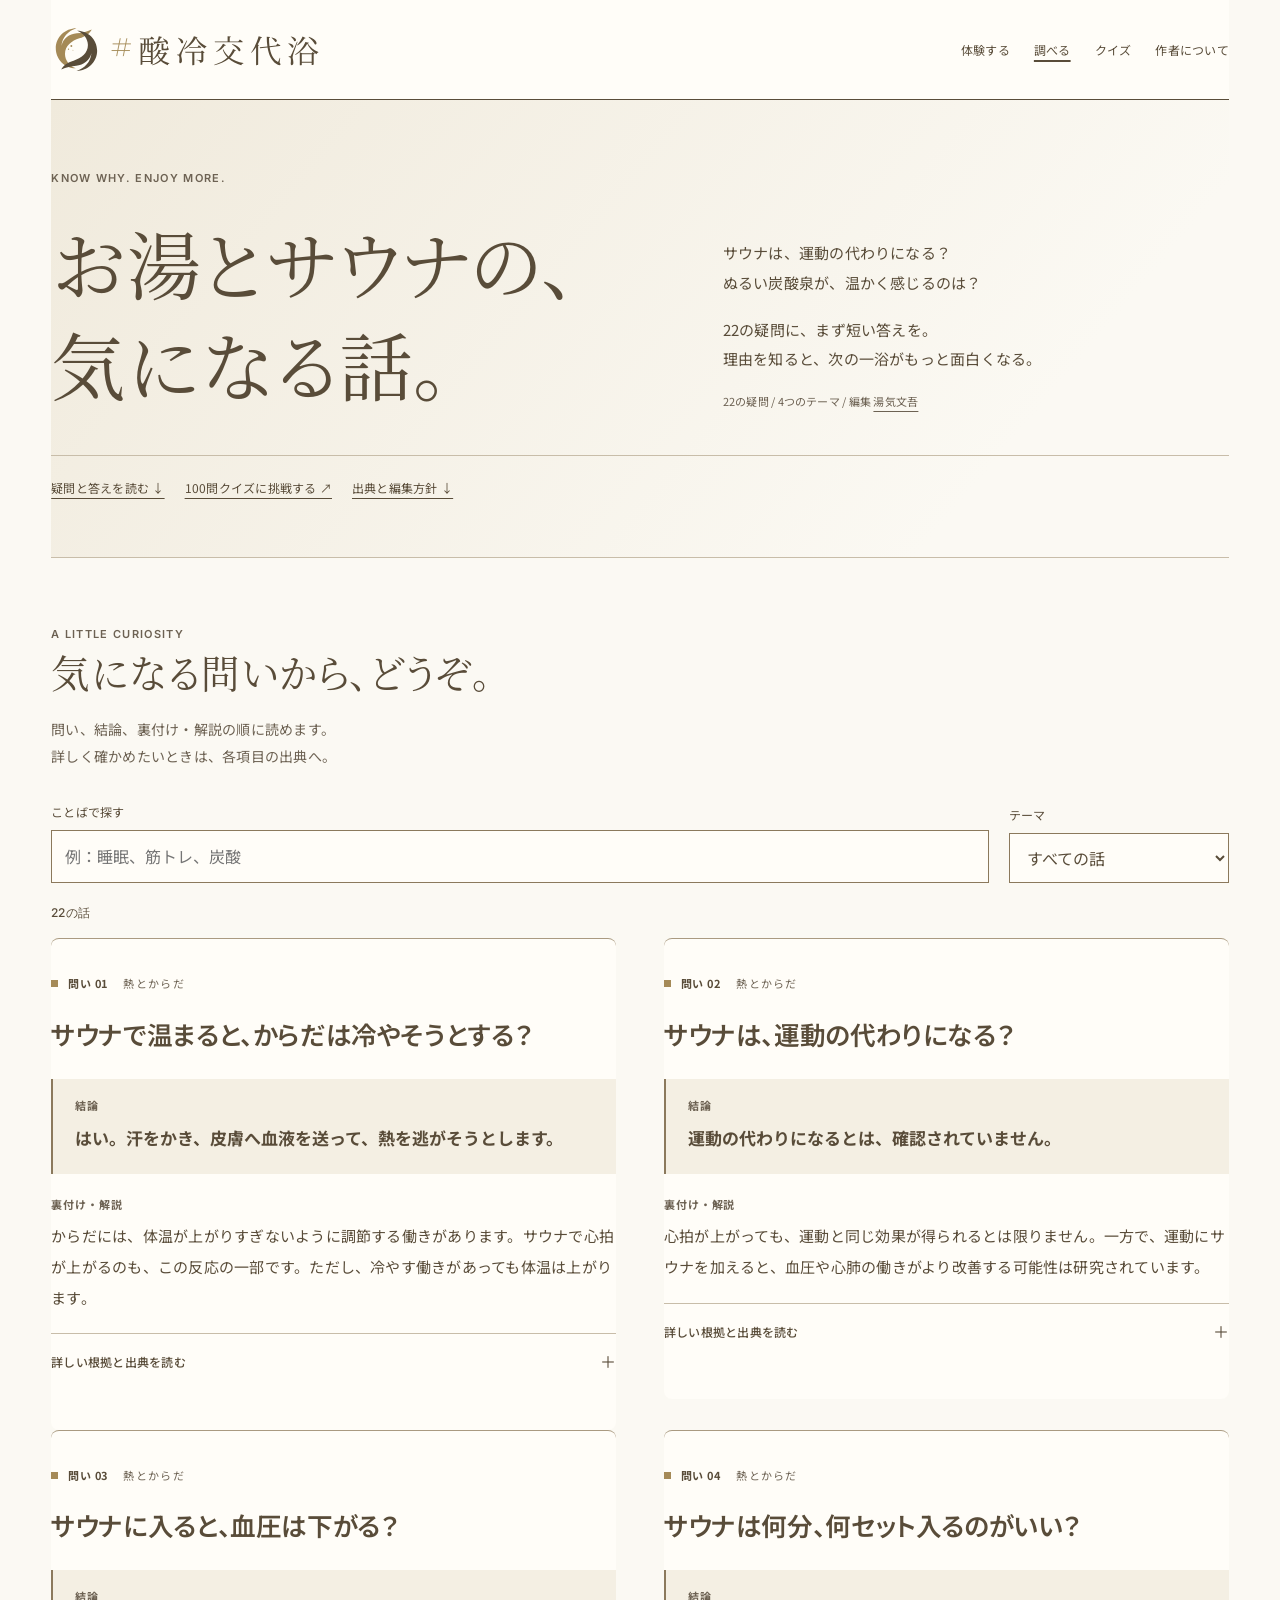
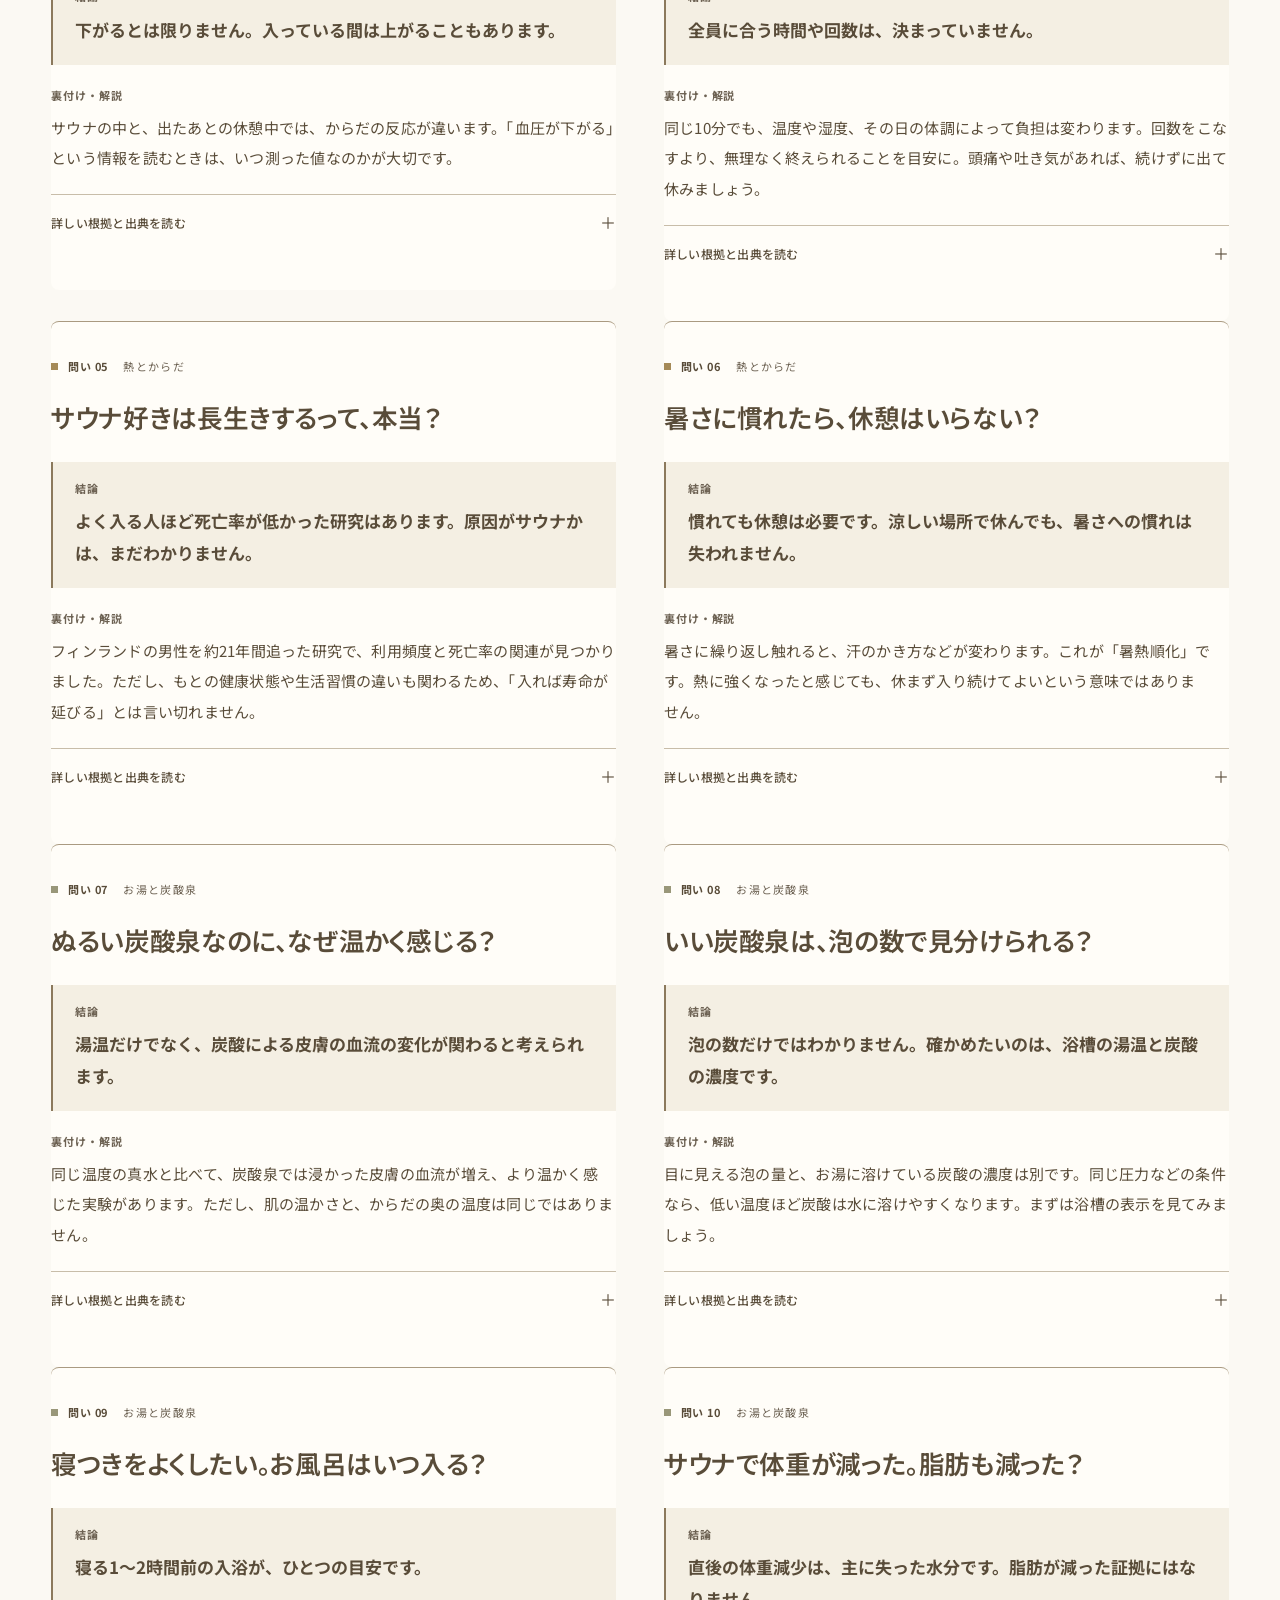
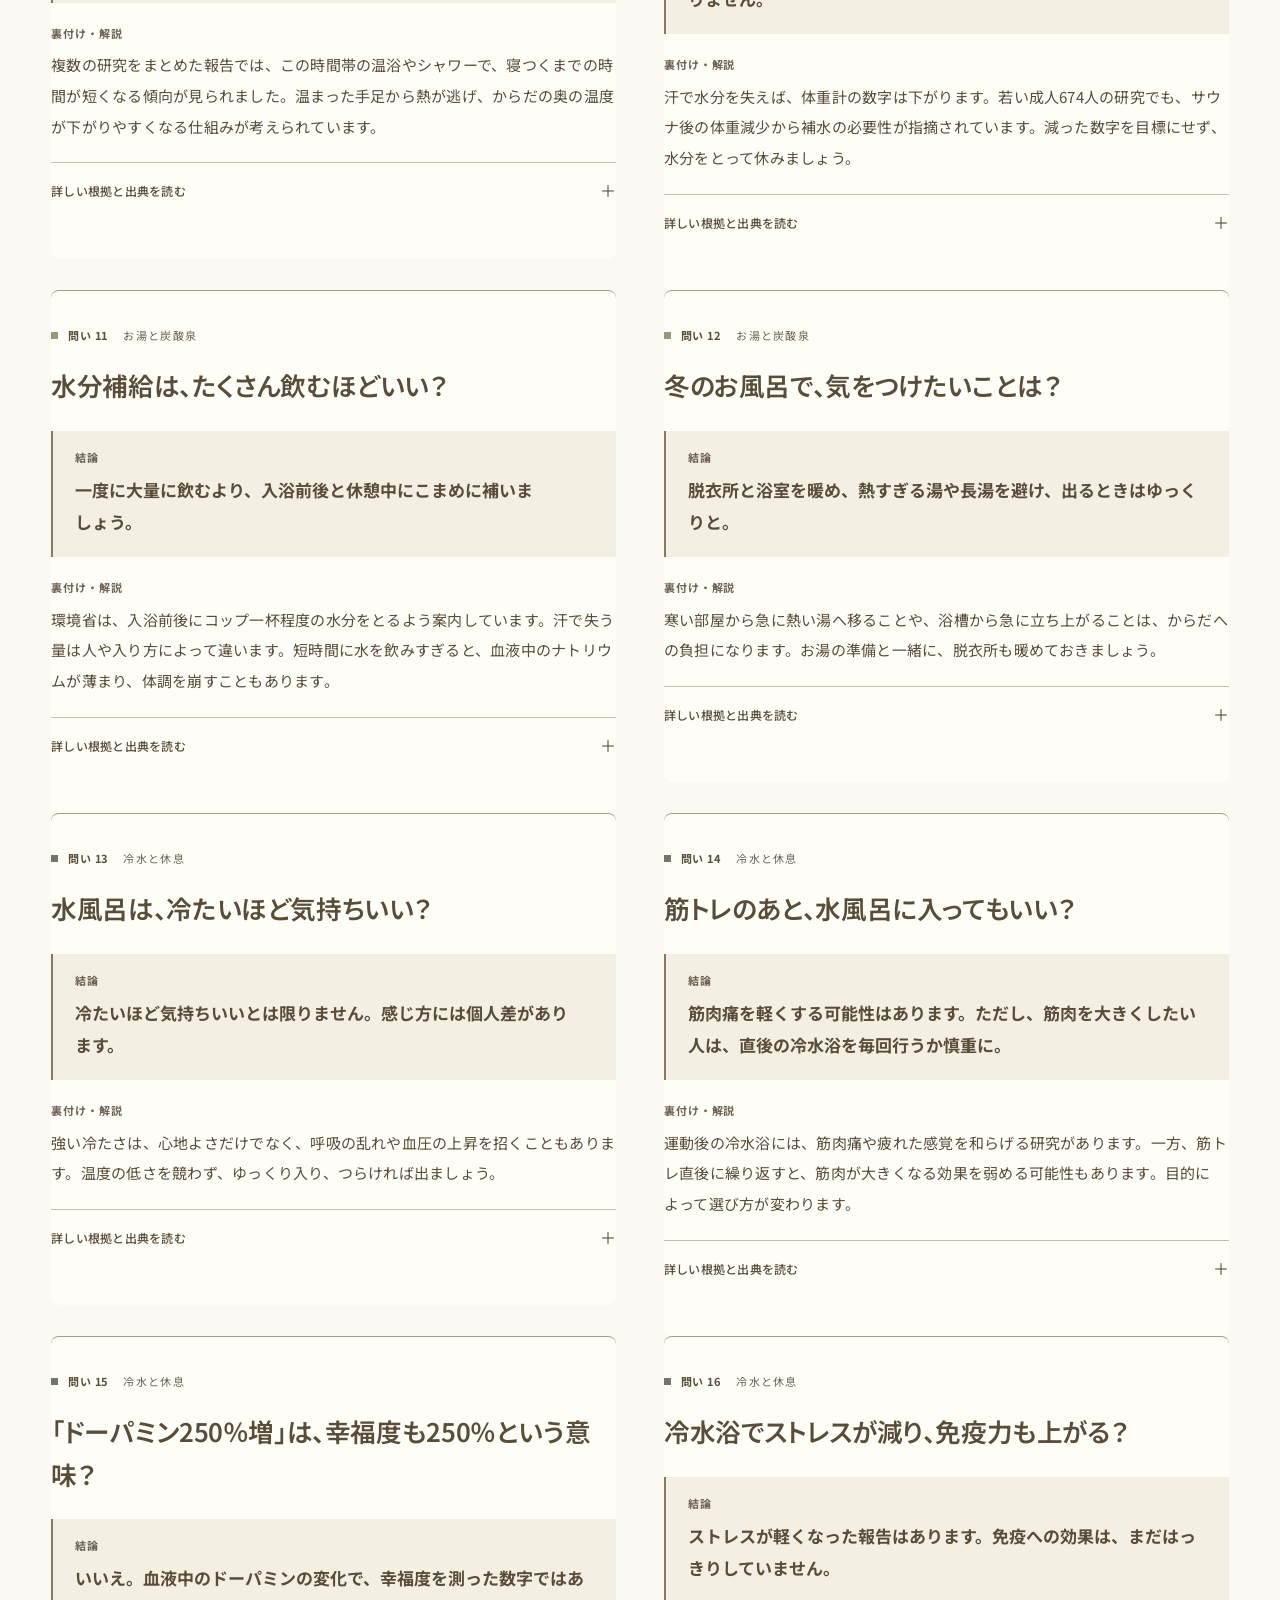
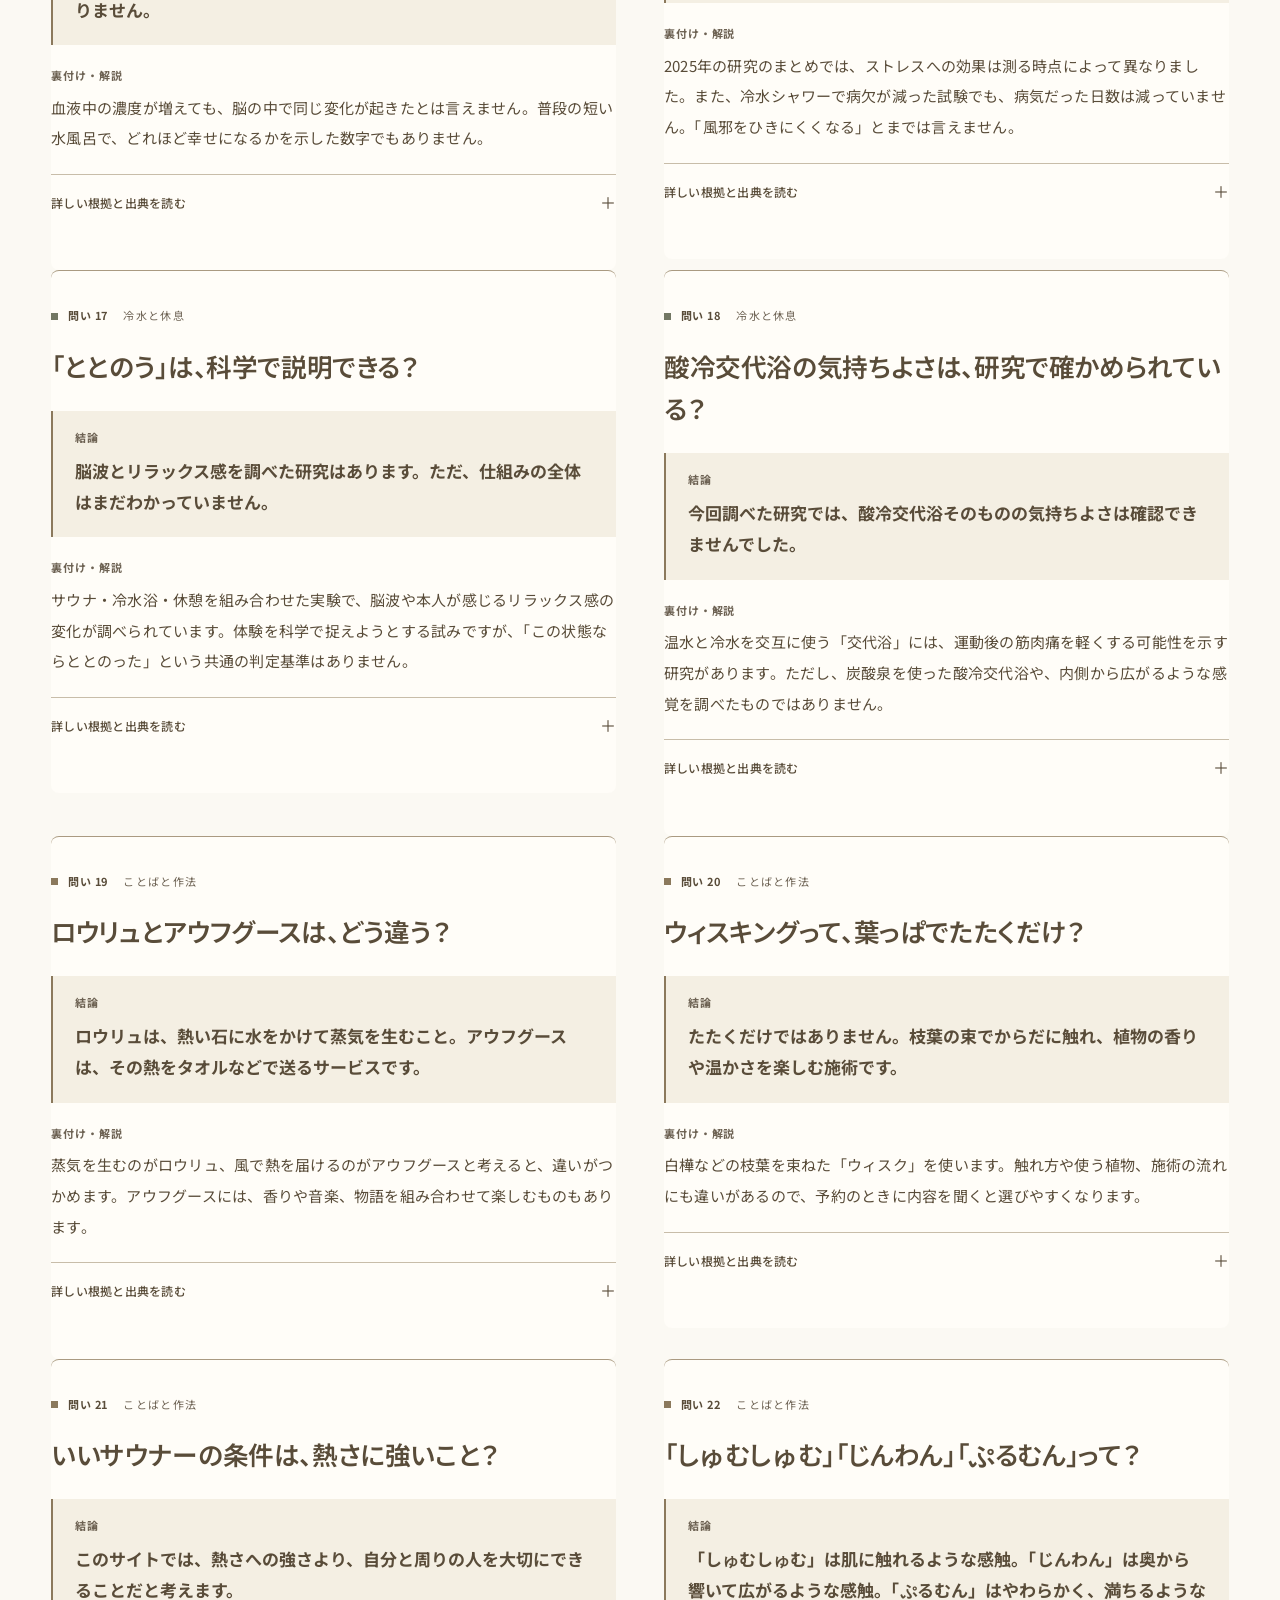
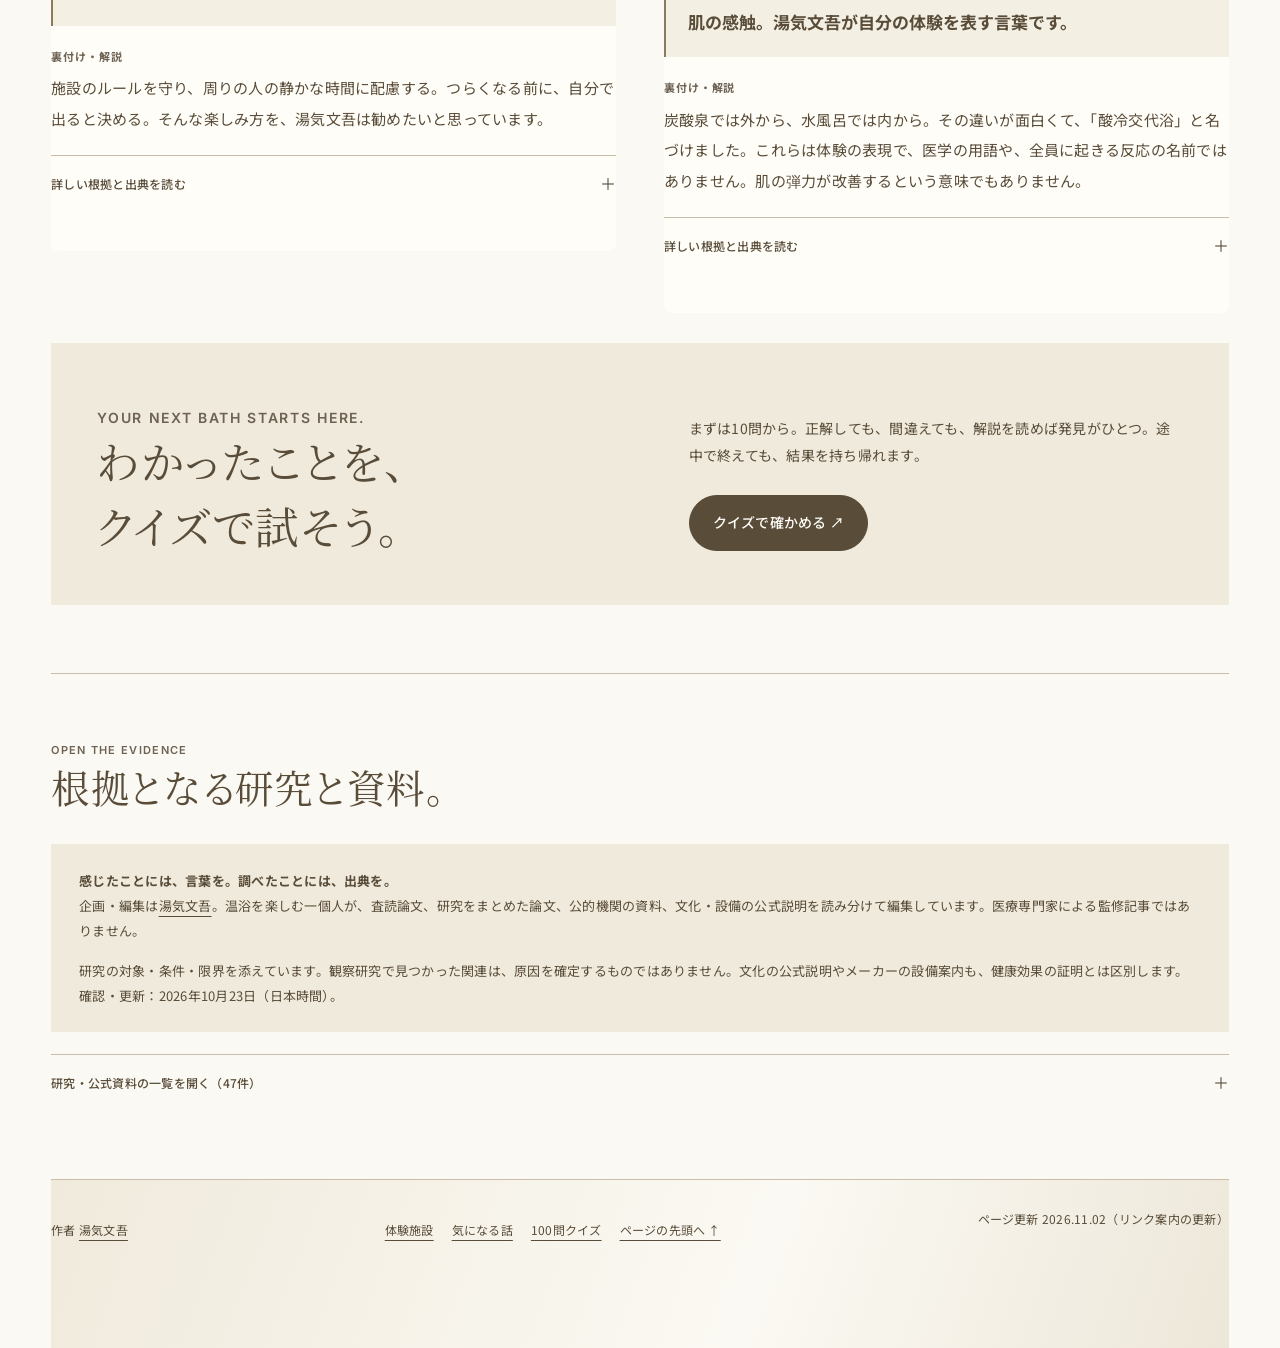
<file: guide.html>
<!doctype html>
<html lang="ja"><head>
<meta charset="utf-8">
<!-- Google tag (gtag.js) -->
<script async src="https://www.googletagmanager.com/gtag/js?id=G-NX6NQN9RZ1"></script>
<script>
  window.dataLayer = window.dataLayer || [];
  function gtag(){dataLayer.push(arguments);}
  gtag('js', new Date());

  gtag('config', 'G-NX6NQN9RZ1');
</script>
<meta name="viewport" content="width=device-width, initial-scale=1, viewport-fit=cover">
<title>温浴とサウナの気になる話｜世界の研究で、もっと愉しむ｜#酸冷交代浴のススメ</title><meta name="description" content="温浴・サウナ・炭酸泉・水風呂の22の疑問に、世界の研究と公式資料で答えます。睡眠、筋トレ、ととのう、ドーパミン、ロウリュ。問い、結論、裏付け・解説の順でわかりやすく。詳しい研究条件と出典も確認できます。"><meta name="author" content="湯気文吾"><meta name="theme-color" content="#f4f2ed"><meta name="robots" content="index, follow, max-image-preview:large">
<link rel="canonical" href="https://djnaoyaman.github.io/sanreikotaiyoku/guide.html"><meta property="og:type" content="website"><meta property="og:locale" content="ja_JP"><meta property="og:site_name" content="#酸冷交代浴のススメ"><meta property="og:title" content="温浴とサウナの気になる話｜世界の研究で、もっと愉しむ｜#酸冷交代浴のススメ"><meta property="og:description" content="温浴・サウナ・炭酸泉・水風呂の22の疑問に、世界の研究と公式資料で答えます。睡眠、筋トレ、ととのう、ドーパミン、ロウリュ。問い、結論、裏付け・解説の順でわかりやすく。詳しい研究条件と出典も確認できます。"><meta property="og:url" content="https://djnaoyaman.github.io/sanreikotaiyoku/guide.html"><meta property="og:image" content="https://djnaoyaman.github.io/sanreikotaiyoku/assets/ogp-sanrei-20261030.png">
<meta property="og:image:type" content="image/png">
<meta property="og:image:secure_url" content="https://djnaoyaman.github.io/sanreikotaiyoku/assets/ogp-sanrei-20261030.png"><meta property="og:image:width" content="1200"><meta property="og:image:height" content="630"><meta property="og:image:alt" content="淡いゴールドの水の流れと細かな泡。酸冷交代浴、炭酸泉×水風呂。肌は、しゅむしゅむ。からだの奥は、じんわん。"><meta name="twitter:card" content="summary_large_image"><meta name="twitter:title" content="温浴とサウナの気になる話｜世界の研究で、もっと愉しむ｜#酸冷交代浴のススメ"><meta name="twitter:description" content="温浴・サウナ・炭酸泉・水風呂の22の疑問に、世界の研究と公式資料で答えます。睡眠、筋トレ、ととのう、ドーパミン、ロウリュ。問い、結論、裏付け・解説の順でわかりやすく。詳しい研究条件と出典も確認できます。"><meta name="twitter:image" content="https://djnaoyaman.github.io/sanreikotaiyoku/assets/ogp-sanrei-20261030.png">
<meta name="twitter:image:alt" content="淡いゴールドの水の流れと細かな泡。酸冷交代浴、炭酸泉×水風呂。肌は、しゅむしゅむ。からだの奥は、じんわん。">
<link rel="icon" href="favicon.ico?v=20261030" sizes="16x16 32x32 48x48"><link rel="icon" href="icon.svg?v=20261030" type="image/svg+xml" sizes="any"><link rel="apple-touch-icon" href="apple-touch-icon.png?v=20261030" sizes="180x180"><link rel="manifest" href="site.webmanifest"><link rel="sitemap" type="application/xml" href="sitemap.xml">
<link rel="preload" href="assets/sanrei-noto-first.woff2" as="font" type="font/woff2" crossorigin>
<link rel="preload" href="assets/sanrei-inter.woff2" as="font" type="font/woff2" crossorigin>
<style>
/* Local OFL fonts. Generated by scripts/build-webfonts.py. */
@font-face{font-family:'Sanrei Catch';font-style:normal;font-weight:900;font-display:swap;src:url('assets/sanrei-noto-catch.woff2') format('woff2');unicode-range:U+3001-3002,U+3042,U+304B,U+306F,U+3089,U+308C,U+4ECA,U+5074,U+5185,U+5EA6}
@font-face{font-family:'Noto Sans JP';font-style:normal;font-weight:400 900;font-display:swap;src:url('assets/sanrei-noto-first.woff2') format('woff2');unicode-range:U+20-7E,U+D7,U+2193,U+2197,U+21C4,U+3001-3002,U+300C-300D,U+3042,U+3044,U+3046,U+3048,U+304A-304D,U+304F,U+3051,U+3053,U+3055,U+3057-305A,U+305D-3061,U+3063-3064,U+3066-306C,U+306E-306F,U+3072,U+3078-3079,U+307B,U+307E-3082,U+3087-308D,U+308F,U+3092-3093,U+30A2,U+30A4,U+30A6,U+30AF,U+30B5,U+30B7-30BA,U+30C6,U+30C8,U+30CA-30CB,U+30DA,U+30DE,U+30E1,U+30E7,U+30EF,U+30FB-30FC,U+4E00,U+4E2D,U+4E8B,U+4E92,U+4EA4,U+4EBA,U+4ECA,U+4ED5,U+4EE3,U+4F53,U+500B,U+5074,U+5165,U+5168,U+516C,U+5178,U+5185,U+51B7,U+51FA,U+5225,U+5236,U+524D,U+52D5,U+53CB,U+53CE,U+540D,U+5411,U+543E,U+5442,U+547D,U+54C9,U+554F,U+571F,U+5730,U+5897,U+5909,U+5916,U+5947,U+597D,U+5BAE,U+5BC4,U+5C4A,U+5D0E,U+5E38,U+5EA6,U+5F62,U+5FC3,U+601D,U+60F3,U+6109,U+611F,U+6226,U+6311,U+6398,U+6587,U+65B9,U+65BD,U+65E5,U+6642,U+679A,U+679C,U+697D,U+69CB,U+6B21,U+6B62-6B63,U+6B69,U+6B74,U+6C17,U+6C34,U+6CC9,U+6CE1-6CE2,U+6D3B,U+6D74,U+6E29,U+6E6F,U+70AD,U+7279,U+7406,U+751F,U+7531,U+7591,U+767D,U+76F4,U+77E5,U+77ED,U+7A6B,U+7B54,U+7D0B,U+7D42,U+7D4C,U+7D50,U+7DE8,U+8868,U+898B,U+89E3,U+89E6,U+8A18,U+8A2D,U+8A71,U+8AAC-8AAD,U+8ABF,U+8FBC,U+9001,U+9014,U+904B,U+9053,U+9055,U+9178,U+91DD,U+9332,U+958B,U+9593,U+9650,U+96C6,U+9762,U+97F3,U+98A8,U+9A13,U+FF08-FF09,U+FF1F}
@font-face{font-family:'Inter';font-style:normal;font-weight:400 900;font-display:swap;src:url('assets/sanrei-inter.woff2') format('woff2');unicode-range:U+20-7E,U+B7,U+D7,U+E1,U+E4,U+E9,U+160,U+2013-2015,U+2019,U+201C-201D,U+2082,U+2103,U+2190-2194,U+2197,U+21BB,U+2212,U+2713}

</style>
<style>
@font-face{font-family:'Noto Sans JP';font-style:normal;font-weight:400 900;font-display:swap;src:url('assets/sanrei-noto-guide.woff2') format('woff2');unicode-range:U+B7,U+E4,U+E9,U+2014,U+2019,U+201C-201D,U+2103,U+2191,U+2212,U+2713,U+301C,U+304E,U+3050,U+3052,U+3054,U+305B-305C,U+3065,U+306D,U+3070-3071,U+3073,U+3084,U+3086,U+30A3,U+30AA-30AD,U+30B0,U+30B3,U+30BB,U+30BF-30C0,U+30C3,U+30C7,U+30C9,U+30D0-30D1,U+30D3,U+30D5-30D8,U+30DF-30E0,U+30E3,U+30E5,U+30E9-30ED,U+30F3,U+4E07,U+4E0A-4E0B,U+4E0D,U+4E16,U+4E3B,U+4E45,U+4E4F,U+4E71,U+4E7E,U+4E86,U+4E88,U+4E8C,U+4EA1,U+4ECB,U+4ED8,U+4EE5,U+4EF6,U+4F01,U+4F11,U+4F1A,U+4F1D,U+4F34,U+4F4E,U+4F55,U+4F5C,U+4F75,U+4F7F,U+4F8B,U+4F9B,U+4F9D,U+4FA1,U+4FC2,U+4FDD,U+4FEE,U+5024,U+5065,U+5099,U+50BE,U+50CD,U+512A,U+5143,U+5148-5149,U+514D,U+5171,U+5177,U+518D,U+51AC,U+51E6,U+5206-5207,U+5224,U+5229,U+5247,U+5272,U+529B,U+52A0,U+52A9,U+52B4,U+52B9,U+52E4,U+52E7,U+5316,U+533A-533B,U+5354,U+5358,U+5371,U+5374,U+539F,U+53C2,U+53C8,U+53CA,U+53CD,U+53D6,U+53EF,U+53F3,U+5404,U+5408,U+540C,U+5410,U+542B,U+5438,U+544A,U+5468,U+5473,U+547C,U+548C,U+54E1,U+5584,U+559A,U+5668,U+56DE,U+56E0,U+56E3,U+56F2,U+56FA,U+56FD,U+5727-5728,U+57DF,U+57FA,U+5831,U+5834,U+5869,U+5883,U+591A,U+5927,U+592E,U+5931,U+5965,U+5968,U+596A,U+5973,U+598A,U+59A8,U+59CB,U+5A20,U+5B50,U+5B57-5B58,U+5B63,U+5B66,U+5B88-5B89,U+5B9A,U+5B9F,U+5BA2,U+5BA4,U+5BB3,U+5BB6,U+5BB9,U+5BD2,U+5BDD,U+5BDF,U+5BFE-5BFF,U+5C02,U+5C04,U+5C0A,U+5C0F,U+5C11,U+5C31,U+5C40,U+5C4B,U+5C5E,U+5D29,U+5DE5-5DE6,U+5DEE,U+5DF1,U+5E2B,U+5E2F-5E30,U+5E73-5E74,U+5E78,U+5E81,U+5E83,U+5E9C,U+5EB7,U+5EF6,U+5EFA,U+5F0F,U+5F31,U+5F35,U+5F37,U+5F53,U+5F71,U+5F8B-5F8C,U+5F97,U+5FA1,U+5FA9-5FAA,U+5FC5,U+5FCC,U+5FDC,U+5FF5,U+6025,U+6027,U+606F,U+60A3,U+60AA,U+60C5,U+610F,U+614B,U+614E,U+6163,U+616E,U+61A9,U+61F8,U+6210,U+623B,U+623F-6240,U+624B,U+6271,U+6280,U+6284,U+629E,U+62BC,U+62C5,U+62CD,U+62DB,U+62E0-62E1,U+62ED,U+6301,U+6307,U+633F,U+6349,U+6392,U+63A1-63A2,U+63A5,U+63A8,U+63B2,U+63DB,U+6458,U+6539,U+653E-653F,U+6545,U+6551,U+6557,U+6570,U+6599,U+65AD,U+65B0,U+6607,U+660E,U+666E,U+6691,U+6696,U+66AE,U+66F4,U+6700,U+6708-6709,U+670D,U+671F,U+672A,U+672C,U+6750,U+675F,U+6761,U+6765,U+676F,U+6771,U+6790,U+679D,U+67D3,U+67FB,U+6804,U+6839,U+683C,U+6848,U+690D,U+691C,U+696D,U+6975,U+69D8,U+69FD,U+6A19,U+6A21,U+6A2A,U+6A3A,U+6A5F,U+6B20,U+6B73,U+6B7B,U+6BB5,U+6BCE,U+6BD4,U+6C38,U+6C42,U+6C57,U+6C7A,U+6CBB,U+6CD5,U+6CE8,U+6D41,U+6D77-6D78,U+6D88,U+6DB2,U+6DBC,U+6DF7,U+6DFB,U+6E1B,U+6E2C,U+6E7F,U+6E90,U+6E96,U+6EB6,U+6EDE,U+6F14,U+6F2C,U+6F3F,U+6F5C,U+6FC0,U+6FC3,U+708E,U+70B9,U+7121,U+7136,U+7159,U+7167,U+71B1,U+71E5,U+7248,U+7269,U+72B6,U+72EC,U+7387,U+73FE,U+74B0,U+7528,U+7533,U+7537,U+753B,U+754C,U+7570,U+75AB,U+75B2,U+75BE,U+75C5,U+75C7,U+75DB,U+7642,U+767A,U+7684,U+76AE,U+76CA,U+76E3,U+76EE,U+76F8,U+7701,U+771F-7720,U+7761,U+77F3,U+7814,U+786C,U+78BA,U+793A,U+793E,U+795E,U+7981,U+798F,U+79D1,U+79FB,U+7A0B,U+7A2E,U+7A4D,U+7A76,U+7A7A,U+7A81,U+7ACB,U+7AEF,U+7AF6,U+7B2C,U+7B49,U+7B4B,U+7B97,U+7BA1,U+7BC0,U+7C73,U+7CBE,U+7CFB,U+7D04,U+7D20,U+7D22,U+7D39,U+7D44,U+7D66,U+7D71,U+7D9A,U+7DD2,U+7DDA,U+7DEF,U+7DF4,U+7E2E,U+7E70,U+7F6E,U+7FA4,U+7FA9,U+7FD2,U+8003,U+8005,U+805E,U+8077,U+8089,U+808C,U+80A5,U+80AA,U+80BA,U+80FD,U+8102,U+8108,U+8131,U+8133,U+819A,U+819C,U+81D3,U+81EA,U+822C,U+82E5,U+82F1,U+8377,U+8449,U+8457,U+84B8,U+8584,U+8840,U+884C,U+8853,U+8861,U+8863,U+88C5,U+88CF,U+88DC,U+8907,U+8981,U+898F,U+8996,U+899A,U+89A7,U+89B3,U+8A00,U+8A02,U+8A08,U+8A0E,U+8A31,U+8A3A,U+8A3C,U+8A55,U+8A66,U+8A72-8A73,U+8A8D,U+8A9E,U+8AB0,U+8AC7,U+8AD6,U+8C61,U+8CA0,U+8CBB,U+8CC7,U+8CEA,U+8D64,U+8D70,U+8D77,U+8DB3,U+8DDD,U+8DE1,U+8EAB,U+8EE2,U+8EFD,U+8F03,U+8F09,U+8FBA,U+8FD1,U+8FD4,U+8FFD,U+9000,U+9003,U+901A,U+9023,U+9031-9032,U+904A,U+904E,U+9060,U+9069,U+9078,U+907F,U+90AA,U+90E8,U+914D,U+9152,U+91CD,U+91CF,U+9271,U+9577,U+9580,U+95A2,U+9632,U+967A,U+968F,U+9694,U+969B,U+96E2,U+96FB,U+9759,U+975E,U+97FF,U+9805-9806,U+982D,U+983B,U+984C,U+985E,U+98DF,U+98F2,U+990A,U+9999,U+99C4,U+9AD8,U+9F13,U+9F62,U+FF05,U+FF0B,U+FF0F,U+FF1A,U+FF5C,U+FF5E}

</style>
<style>
:root{--ink:#141615;--paper:#fff;--cream:#f4f2ed;--cool:#e9eff0;--muted:#56605c;--line:#c7ceca;--warm:#a14b2a;--ja:'Noto Sans JP','Hiragino Kaku Gothic ProN','Yu Gothic',sans-serif;--en:'Inter',Arial,sans-serif}
*{box-sizing:border-box}html{scroll-padding-top:30px}body{margin:0;color:var(--ink);background:var(--paper);font:400 1rem/1.95 var(--ja);letter-spacing:.015em;line-break:strict;-webkit-font-smoothing:antialiased}h1,h2,h3,p{margin:0}h1,h2,h3{font-weight:900;line-height:1.5;letter-spacing:-.025em;font-feature-settings:'palt'}p{text-wrap:pretty}a{color:inherit;text-underline-offset:5px}button,input,select{font:inherit;color:inherit}button,a,input,select,summary{-webkit-tap-highlight-color:transparent}button{cursor:pointer}button:disabled{cursor:default}button:focus-visible,a:focus-visible,input:focus-visible,select:focus-visible,summary:focus-visible{outline:3px solid #946740;outline-offset:5px}::selection{color:white;background:#202a26}[hidden]{display:none!important}.wrap{width:min(1200px,calc(100% - 112px));margin-inline:auto}.narrow{max-width:850px;margin-inline:auto}.eyebrow{font:600 .6875rem/1.5 var(--en);letter-spacing:.14em}.muted,.note{color:var(--muted)}.note{font-size:.75rem;line-height:1.9}.skip{position:absolute;left:20px;top:-100px;z-index:20;background:var(--ink);color:white;padding:12px}.skip:focus{top:10px}.site-header{display:flex;align-items:center;justify-content:space-between;gap:20px;padding-block:24px}.brand{font-size:clamp(1rem,1.8vw,1.4rem);font-weight:900;letter-spacing:0;text-decoration:none}.global-nav{display:flex;flex-wrap:wrap;gap:8px 24px;font-size:.75rem}.global-nav a{display:flex;align-items:center;min-height:44px;text-decoration:none}.global-nav a:hover,.global-nav [aria-current]{text-decoration:underline;text-decoration-thickness:2px}.learn-hero{border-top:1px solid var(--ink);padding-block:70px 58px}.hero-grid{display:grid;grid-template-columns:1.2fr 1fr;gap:64px;align-items:end}.learn-hero h1{font-size:clamp(2.6rem,5.8vw,5rem);line-height:1.35;margin-top:26px}.hero-copy{max-width:31em;font-size:.9375rem}.hero-copy p+p{margin-top:18px}.hero-meta{font-size:.6875rem;margin-top:28px;color:var(--muted)}.hero-rule{display:flex;gap:20px;flex-wrap:wrap;margin-top:42px;padding-top:20px;border-top:1px solid var(--line);font-size:.75rem}.learn-section{padding-block:68px;border-top:1px solid var(--line)}.learn-section h2{font-size:clamp(1.65rem,3vw,2.5rem)}.section-intro{margin-top:18px;font-size:.9375rem;max-width:48em}.button{display:inline-flex;align-items:center;justify-content:center;gap:20px;min-height:52px;border:1px solid var(--ink);padding:13px 23px;background:var(--ink);color:white;font-size:.875rem;font-weight:700;text-decoration:none;transition:background .18s,transform .18s}.button:hover{background:#36423c}.button.secondary{background:transparent;color:var(--ink)}.button.secondary:hover{background:var(--cool)}.button:active{transform:translateY(1px)}.button:disabled{opacity:.48}.actions{display:flex;gap:12px;flex-wrap:wrap;margin-top:26px}.text-button{background:none;border:0;text-decoration:underline;text-underline-offset:5px;font-size:.8125rem;min-height:44px;padding:8px 2px}.search-tools{display:flex;align-items:end;gap:20px;margin-block:30px 22px;flex-wrap:wrap}.search-tools label{font-size:.75rem;flex:1;min-width:190px}.search-tools input,.search-tools select{display:block;width:100%;min-height:50px;margin-top:7px;padding:10px 13px;background:white;border:1px solid #78847c;border-radius:0;font-size:.875rem}.search-tools label:last-child{flex:0 1 220px}.guide-count{font:500 .75rem var(--en);margin-bottom:16px}.guide-grid{display:grid;grid-template-columns:1fr 1fr;column-gap:48px}.guide-card{padding:32px 0 34px;border-top:1px solid var(--ink);min-width:0;scroll-margin-top:24px}.category-label{display:flex;align-items:center;gap:12px;font-size:.6875rem;color:var(--muted);letter-spacing:.07em}.category-label:before{content:'';width:7px;height:7px;background:#a35e42}.guide-card[data-category=water] .category-label:before{background:#6694a3}.guide-card[data-category=cold] .category-label:before{background:#487083}.guide-card[data-category=culture] .category-label:before{background:#68715b}.guide-card h3{font-size:clamp(1.25rem,2vw,1.625rem);margin-block:15px}.guide-answer{font-weight:500;line-height:1.85;font-size:.9375rem;min-height:3.7em}.gentle-detail{margin-top:22px;border-top:1px solid var(--line)}.gentle-detail>summary{display:flex;justify-content:space-between;align-items:center;gap:18px;min-height:52px;cursor:pointer;font-size:.75rem;font-weight:500;list-style:none;padding:12px 0}.gentle-detail>summary::-webkit-details-marker{display:none}.gentle-detail>summary:after{content:'＋';font-size:1rem;font-weight:400}.gentle-detail[open]>summary:after{content:'−'}.detail-content{font-size:.875rem;line-height:1.95;padding:4px 0 12px;overflow:hidden}.detail-content p+p{margin-top:16px}.detail-limit{font-size:.75rem;color:var(--muted);border-left:2px solid var(--line);padding-left:14px}.source-links{display:flex;gap:8px 16px;flex-wrap:wrap;list-style:none;padding:0;margin:18px 0 0;font-size:.6875rem}.source-links a{overflow-wrap:anywhere}.source-type{font-size:.625rem;letter-spacing:.02em;display:block;margin-bottom:9px;color:var(--muted)}.sources{padding-left:0;list-style:none;counter-reset:source}.sources>li{counter-increment:source;display:grid;grid-template-columns:34px 1fr;gap:14px;border-top:1px solid var(--line);padding:20px 0;font-size:.8125rem;overflow-wrap:anywhere}.sources>li:before{content:counter(source,decimal-leading-zero);font:500 .6875rem var(--en);padding-top:6px}.sources a{font-weight:500}.sources p{font-size:.75rem;margin-top:7px}.sources small{display:block;color:var(--muted);font-size:.6875rem;margin-top:7px}.editorial-policy{background:var(--cream);padding:24px 28px;margin-top:28px;font-size:.8125rem}.editorial-policy p+p{margin-top:14px}.bridge{display:grid;grid-template-columns:1.1fr 1fr;gap:48px;align-items:center;background:var(--cool);padding:46px;margin-block:30px 0}.bridge h2{font-size:clamp(1.7rem,3.4vw,2.8rem)}.bridge p{font-size:.875rem;margin-top:18px}.site-footer{border-top:1px solid var(--line);padding-block:28px;display:flex;justify-content:space-between;flex-wrap:wrap;gap:16px;font-size:.6875rem}.footer-links{display:flex;flex-wrap:wrap;gap:18px}.quiz-number{font:600 clamp(6rem,19vw,17rem)/.85 var(--en);letter-spacing:-.085em;position:relative;padding-right:.08em}.quiz-number small{font:700 1rem var(--ja);letter-spacing:0;margin-left:12px}.quiz-hero .hero-grid{grid-template-columns:1.2fr .8fr}.quiz-hero h1{font-size:clamp(2.5rem,5.6vw,4.75rem)}.quiz-hero .hero-copy{margin-top:25px}.quiz-hero .hero-meta{margin-top:18px}.quiz-promise{list-style:none;padding:0;display:flex;flex-wrap:wrap;gap:12px 24px;font-size:.75rem;margin:32px 0 0}.quiz-promise li:before{content:'✓';margin-right:8px}.quiz-shell{padding-block:40px 70px;border-top:1px solid var(--ink)}.course-grid{display:grid;grid-template-columns:repeat(3,1fr);gap:16px;margin-top:26px}.course{display:flex;position:relative;flex-direction:column;border:1px solid #96a29a;padding:24px;cursor:pointer;min-width:0}.course:has(input:checked){border-color:var(--ink);box-shadow:inset 0 0 0 1px var(--ink);background:var(--cool)}.course input{width:19px;height:19px;accent-color:#28392e;margin:0 0 18px}.course strong{font-size:1rem}.course b{font:500 2.5rem var(--en);margin:12px 0}.course small{font-size:.6875rem;line-height:1.8;color:var(--muted)}fieldset{border:0;margin:0;padding:0;min-width:0}legend{font-weight:900;font-size:1.4rem;padding:0}.resume-box{background:var(--cream);padding:22px 26px;margin-bottom:30px;font-size:.875rem}.resume-box p+p{margin-top:12px}.quiz-status{display:flex;justify-content:space-between;align-items:center;gap:20px;font-size:.75rem;margin-bottom:12px}.quiz-status strong{font:600 1rem var(--en)}progress{display:block;width:100%;height:4px;border:0;background:#e1e7e3;accent-color:#385347;margin-bottom:32px}progress::-webkit-progress-bar{background:#e1e7e3}progress::-webkit-progress-value{background:#385347}progress::-moz-progress-bar{background:#385347}.question-title{font-size:clamp(1.4rem,2.75vw,2rem);line-height:1.7;margin-top:16px;margin-bottom:26px;outline-offset:8px}.question-options{display:grid;gap:12px;list-style:none;padding:0;margin:0}.answer-option{display:flex;align-items:center;gap:18px;text-align:left;width:100%;padding:17px 20px;min-height:64px;background:#fff;border:1px solid #94a298;font-size:.9375rem;line-height:1.7;transition:background .18s,border-color .18s}.answer-option:hover:not(:disabled){background:var(--cool);border-color:var(--ink)}.answer-key{font:500 .75rem var(--en);border:1px solid #adb8b1;width:29px;height:29px;display:inline-grid;place-items:center;flex-shrink:0}.answer-option.is-correct{background:#e6eee8;border:2px solid #4a6a53;padding:16px 19px}.answer-option.is-chosen:not(.is-correct){background:var(--cream);border:2px solid #93694b;padding:16px 19px}.answer-option:disabled{color:var(--ink);opacity:1}.answer-mark{font-size:.6875rem;display:block;margin-top:3px;font-weight:700}.feedback{margin-top:28px;border-top:2px solid var(--ink);padding-top:24px;animation:learn-in .28s ease both}.feedback h3{font-size:1.25rem}.feedback p{font-size:.875rem;margin-top:16px}.takeaway{padding:20px 24px;margin-top:20px;background:var(--cool)}.takeaway small{font-size:.625rem;font-weight:700;letter-spacing:.1em}.takeaway p{margin-top:9px;font-weight:500}.quiz-controls{display:flex;justify-content:space-between;align-items:center;gap:16px;margin-top:26px;flex-wrap:wrap}.quiz-controls .button{min-width:170px}.result-eyebrow{font-size:.75rem;letter-spacing:.08em}.result-score{display:flex;align-items:baseline;gap:14px;margin-block:18px 4px}.result-score strong{font:600 clamp(4.5rem,14vw,8rem)/1.1 var(--en);letter-spacing:-.06em}.result-score span{font-size:.875rem}.result-title{font-size:clamp(2rem,5vw,3.5rem);margin-top:20px}.result-note{font-size:.8125rem;margin-top:18px}.result-card{background:var(--cool);padding:40px}.result-card p+p{margin-top:10px}.review-list{list-style:none;padding:0;margin:0}.review-list>li{border-top:1px solid var(--line);padding:20px 0}.review-list h3{font-size:1rem;line-height:1.8}.review-list p{font-size:.8125rem;margin-top:10px}.review-flag{font-size:.6875rem;font-weight:500}.review-controls{display:flex;flex-wrap:wrap;gap:10px;margin-block:22px}.review-controls button{min-height:44px;border:1px solid #89968d;background:white;padding:8px 15px;font-size:.75rem}.review-controls button[aria-pressed=true]{background:var(--ink);color:white}.titles-list{list-style:none;padding:0;display:grid;grid-template-columns:1fr 1fr;column-gap:32px}.titles-list li{font-size:.8125rem;border-top:1px solid var(--line);padding:12px 0;display:flex;justify-content:space-between;gap:12px}.titles-list small{color:var(--muted);font-size:.6875rem}.quiz-archive ol{padding-left:24px}.quiz-archive li{font-size:.8125rem;margin-bottom:8px}.quiz-archive article{border-top:1px solid var(--line);padding-block:24px}.quiz-archive article h3{font-size:1.0625rem}.quiz-archive article p{font-size:.8125rem;margin-top:14px}.share-status{min-height:1.9em;font-size:.75rem;color:var(--muted);margin-top:14px}.storage-note{font-size:.6875rem;color:var(--muted);margin-top:15px}.learn-intro-links{padding-block:70px;border-top:1px solid #c7ceca}.learn-intro-links h2{font-size:clamp(1.9rem,3.8vw,3rem);font-weight:900;line-height:1.5;margin:18px 0 30px}.learn-links-grid{display:grid;grid-template-columns:1fr 1fr;gap:28px}.learn-links-grid a{display:block;padding:24px 0;border-top:1px solid #141615;color:inherit;text-decoration:none}.learn-links-grid strong{font-size:1.25rem;display:block}.learn-links-grid span{font-size:.8125rem;display:block;margin-top:12px}.learn-links-grid a:hover strong{text-decoration:underline;text-underline-offset:6px}.learn-links-grid a:focus-visible{outline:3px solid #946740;outline-offset:5px}
@keyframes learn-in{from{opacity:0;transform:translateY(5px)}to{opacity:1;transform:none}}
@media(max-width:960px){.wrap{width:calc(100% - 64px)}.hero-grid{gap:32px}.global-nav{gap:4px 18px}.guide-grid{column-gap:30px}.quiz-number{font-size:18vw}.bridge{padding:32px;gap:30px}.course{padding:18px}}
@media(max-width:700px){.wrap{width:calc(100% - 40px)}.site-header{align-items:flex-start;flex-direction:column;gap:8px;padding-block:18px}.global-nav{width:100%;justify-content:space-between;gap:8px}.global-nav a{font-size:.6875rem;min-height:40px}.learn-hero{padding-block:42px 34px}.hero-grid,.quiz-hero .hero-grid{grid-template-columns:1fr;gap:30px}.learn-hero h1{font-size:clamp(2.5rem,9.2vw,4rem);margin-top:20px}.hero-copy{font-size:.875rem}.hero-rule{margin-top:28px;gap:8px 18px}.learn-section{padding-block:42px}.guide-grid{grid-template-columns:1fr}.guide-answer{min-height:0}.guide-card{padding-block:26px}.guide-card h3{font-size:1.375rem}.search-tools{gap:14px}.search-tools label:last-child{flex:1 1 100%}.bridge{grid-template-columns:1fr;gap:24px;padding:26px}.bridge .actions{margin-top:0}.quiz-number{font-size:6rem;padding-top:0;display:flex;align-items:baseline}.quiz-number small{font-size:.875rem}.quiz-hero .hero-grid{gap:36px}.quiz-hero .hero-copy{margin-top:20px}.quiz-hero h1{font-size:clamp(2.25rem,8.5vw,3.8rem)}.quiz-promise{margin-top:24px;gap:8px 16px}.course-grid{gap:10px}.course{padding:15px 12px}.course strong{font-size:.8125rem}.course b{font-size:2rem}.course small{font-size:.625rem}.quiz-shell{padding-block:30px 45px}.question-title{font-size:1.4rem}.answer-option{font-size:.875rem;padding:15px;gap:12px}.answer-option.is-correct,.answer-option.is-chosen:not(.is-correct){padding:14px}.result-card{padding:26px}.result-title{font-size:2rem}.titles-list{grid-template-columns:1fr}.learn-links-grid{grid-template-columns:1fr;gap:10px}.learn-intro-links{padding-block:45px}.learn-links-grid strong{font-size:1.125rem}}
@media(max-width:360px){.wrap{width:calc(100% - 32px)}.course-grid{grid-template-columns:1fr}.course{display:grid;grid-template-columns:auto 1fr auto;gap:12px;align-items:center}.course input,.course b{margin:0}.course small{grid-column:2 / 4}.actions>.button{width:100%}.quiz-controls .button{width:100%}}
@media(prefers-reduced-motion:reduce){*,*:before,*:after{animation:none!important;transition:none!important;scroll-behavior:auto!important}}
html[data-motion=paused] *{animation:none!important;transition:none!important;scroll-behavior:auto!important}

/* A question, a direct answer, then the reason: the full summary needs no click. */
.guide-page .guide-grid{grid-template-columns:repeat(2,minmax(0,1fr));align-items:start}
.guide-page .guide-card{padding-block:34px 40px;overflow-wrap:anywhere}
.guide-page .category-label{gap:10px;flex-wrap:wrap}
.guide-question-no{font-weight:700;letter-spacing:.04em;color:var(--ink);font-variant-numeric:tabular-nums;margin-right:6px}
.guide-page .guide-card h3{margin-block:18px 24px;line-height:1.65;letter-spacing:-.015em}
.guide-reading-note{font-size:.875rem;line-height:1.9;color:var(--muted);margin-top:16px}
.guide-conclusion{background:var(--cream);padding:18px 22px 20px;border-left:2px solid var(--ink)}
.guide-step{font-size:.6875rem;font-weight:700;letter-spacing:.08em;line-height:1.5;color:var(--muted);margin-bottom:9px}
.guide-page .guide-answer{font-size:1.0625rem;font-weight:700;line-height:1.85;letter-spacing:0;min-height:0}
.guide-explanation{margin-top:22px;font-size:.9375rem;line-height:2}
.guide-page .guide-card .gentle-detail{margin-top:20px}
.guide-page .guide-card .detail-content{font-size:.8125rem}
@media(max-width:800px){.guide-page .guide-grid{grid-template-columns:minmax(0,1fr)}.guide-page .guide-card{padding-block:28px 34px}}
@media(max-width:400px){.guide-conclusion{padding:16px 17px 18px}.guide-page .guide-answer{font-size:1rem}}

</style><style>
/* Quiet navigation and feedback, shared by the experience and author pages. */
:root { --comfort-ink: #111; --comfort-paper: #f9f8f5; --comfort-accent: #52788a; }
/* Clip real content boxes as well as the viewport. Mobile WebKit can otherwise
   pan the visual viewport across transformed overflow beyond the root box. */
html { scroll-padding-top: clamp(84px, 10vh, 120px); width: 100%; max-width: 100%; overflow-x: hidden; overscroll-behavior-x: none; }
body { width: 100%; max-width: 100%; min-width: 0; }
main { min-width: 0; max-width: 100%; }
/* Unlike hidden, clip creates no new scrolling ancestor for sticky scenes. */
@supports (overflow: clip) { body, main { overflow-x: clip; } }
#places-track, .facility-table-scroll, .study-table-scroll { max-width: 100%; min-width: 0; overscroll-behavior-x: contain; }
/* Explicit coordinates keep off-screen carousel descriptions from expanding the
   document. !important prevents icon rules such as .official-link span winning. */
.sr-only { position: absolute !important; top: 0 !important; left: 0 !important; right: auto !important; bottom: auto !important; width: 1px !important; height: 1px !important; padding: 0 !important; margin: 0 !important; overflow: hidden !important; clip-path: inset(50%) !important; white-space: nowrap !important; border: 0 !important; transform: none !important; }
.reading-tools { position: fixed; z-index: 18; right: max(22px, env(safe-area-inset-right)); bottom: max(22px, calc(env(safe-area-inset-bottom) + 14px)); opacity: 0; visibility: hidden; transform: translateY(6px); transition: opacity .22s ease, transform .22s ease, visibility .22s; pointer-events: none; }
.reading-tools.is-visible { opacity: 1; visibility: visible; transform: none; pointer-events: auto; }
.reading-tools[hidden] { display: none; }
.back-to-top { display: inline-flex; justify-content: center; align-items: center; gap: 14px; min-height: 48px; padding: 12px 18px; border: 1px solid #b9bdbb; border-radius: 3px; background: var(--comfort-paper); color: var(--comfort-ink); box-shadow: 0 3px 16px #0000000d; font: 500 .75rem/1.5 'Noto Sans JP', sans-serif; text-decoration: none; transition: background-color .18s ease, border-color .18s ease; }
.back-to-top > span:last-child { font-size: 1.25rem; line-height: 1; }
.back-to-top:active { background: #e7edf0; }
html:has(dialog[open]) .reading-tools { visibility: hidden; opacity: 0; pointer-events: none; }
.footer-top-link { display: inline-flex; align-items: center; min-height: 44px; font-size: .75rem; text-decoration: underline; text-underline-offset: 5px; }
body > footer, .site-footer { padding-bottom: max(96px, calc(env(safe-area-inset-bottom) + 80px)); }
a, button, summary { -webkit-tap-highlight-color: transparent; }
a:focus-visible, button:focus-visible, summary:focus-visible, input:focus-visible { outline: 2px solid var(--comfort-accent); outline-offset: 5px; }
summary { min-height: 44px; }
.official-link, .facility-share, .hero-share, .author-profile-link { min-height: 44px; }
.action-primary, .action-secondary, .bath-button, .motion-toggle { transition: background-color .18s ease, border-color .18s ease, box-shadow .18s ease; }
.action-primary:active, .action-secondary:active { box-shadow: inset 0 0 0 2px currentColor; }
.menu-inner { padding-bottom: max(42px, calc(env(safe-area-inset-bottom) + 24px)); }
.menu-brand { padding-right: 48px; }
.menu-close { position: fixed; top: max(18px, env(safe-area-inset-top)); right: max(18px, env(safe-area-inset-right)); bottom: auto; width: 44px; height: 44px; font-size: 32px; z-index: 2; }
.menu-inner nav a { transition: background-color .18s ease; }
.menu-inner nav a[aria-current='location'] { background: #f1f5f6; box-shadow: inset 3px 0 0 var(--comfort-accent); padding-left: 12px; }
.page-nav a[aria-current='location'] { text-decoration-thickness: 2px; text-decoration-color: var(--comfort-accent); }
.motion-reveal.has-entered { animation-name: comfort-arrive; animation-duration: .46s; animation-timing-function: cubic-bezier(.2,.7,.3,1); }
.comfort-reveal.has-entered { animation: comfort-arrive .46s cubic-bezier(.2,.7,.3,1) both; }
@keyframes comfort-arrive { from { opacity: .65; transform: translateY(7px); } to { opacity: 1; transform: none; } }
.rest-details[data-expanded='false'] > summary b { transform: rotate(0); }
.rest-details[data-expanded='true'] > summary b { transform: rotate(45deg); }
.rest-details.gentle-disclosure > div { opacity: 1; animation: none; }
.anchor-arrived { animation: anchor-notice 1.3s ease-out; }
@keyframes anchor-notice { from { background-color: #d9e5e9; } to { background-color: transparent; } }
.facility-table-scroll { scrollbar-gutter: stable; }
.facility-scroll-hint { font-size: .6875rem; color: #485a62; margin: 0 0 12px; }
.facility-scroll-hint[hidden] { display: none; }
@media (hover:hover) { .back-to-top:hover { border-color: #52788a; background: #eef3f4; } .menu-inner nav a:hover { background: #f4f2ed; } }
@media(max-width:600px) { .reading-tools { right: max(16px, env(safe-area-inset-right)); bottom: max(14px, calc(env(safe-area-inset-bottom) + 10px)); } .back-to-top { min-height: 46px; padding: 11px 14px; font-size: .6875rem; gap: 12px; } .menu-inner nav { margin-top: 30px; } }
:root[data-motion='paused'] .reading-tools, :root[data-motion='paused'] .comfort-reveal, :root[data-motion='paused'] .anchor-arrived { animation: none !important; transition: none !important; }
:root[data-motion='paused'] .comfort-reveal { transform: none; opacity: 1; }
@media(prefers-reduced-motion:reduce) { html { scroll-behavior: auto; } .reading-tools, .back-to-top, .comfort-reveal, .anchor-arrived, .menu-inner nav a { animation: none !important; transition: none !important; } .comfort-reveal { transform: none; opacity: 1; } }
@media print { .reading-tools, .footer-top-link { display: none !important; } .comfort-reveal { animation: none !important; opacity: 1; transform: none; } }

</style>
<script type="application/ld+json">{"@context":"https://schema.org","@graph":[{"@type":"WebPage","@id":"https://djnaoyaman.github.io/sanreikotaiyoku/guide.html#webpage","name":"温浴とサウナの気になる話｜世界の研究で、もっと愉しむ｜#酸冷交代浴のススメ","description":"温浴・サウナ・炭酸泉・水風呂の22の疑問に、世界の研究と公式資料で答えます。睡眠、筋トレ、ととのう、ドーパミン、ロウリュ。問い、結論、裏付け・解説の順でわかりやすく。詳しい研究条件と出典も確認できます。","url":"https://djnaoyaman.github.io/sanreikotaiyoku/guide.html","inLanguage":"ja","dateModified":"2026-11-02","isPartOf":{"@id":"https://djnaoyaman.github.io/sanreikotaiyoku/#website"},"author":{"@type":"Person","@id":"https://djnaoyaman.github.io/sanreikotaiyoku/#author","name":"湯気文吾","url":"https://djnaoyaman.github.io/profile.html"},"about":["温浴","サウナ","炭酸泉","冷水浴"],"citation":["https://onlinelibrary.wiley.com/doi/10.1155/2018/1857413","https://www.cdc.gov/niosh/bulletin/2014/acclimatization.html","https://www.cdc.gov/niosh/heat-stress/recommendations/acclimatization.html","https://www.cdc.gov/niosh/bulletin/2020/heat-stress-construction.html","https://pubmed.ncbi.nlm.nih.gov/31126559/","https://jamanetwork.com/journals/jamainternalmedicine/fullarticle/2130724","https://academic.oup.com/ageing/article/46/2/245/2654230","https://pmc.ncbi.nlm.nih.gov/articles/PMC9394774/","https://pmc.ncbi.nlm.nih.gov/articles/PMC7168476/","https://academic.oup.com/humrep/article-abstract/28/4/877/653255","https://link.springer.com/article/10.1007/s00421-020-04541-z","https://onlinelibrary.wiley.com/doi/10.1002/clc.23077","https://link.springer.com/article/10.1007/s00421-002-0626-0","https://pubmed.ncbi.nlm.nih.gov/31102877/","https://www.env.go.jp/nature/onsen/pdf/2-5_p_11.pdf","https://www.caa.go.jp/policies/policy/consumer_safety/caution/caution_042","https://www.cdc.gov/niosh/mining/UserFiles/works/products/training/keepingcool/2017-126_hydration.pdf","https://www.cdc.gov/niosh/heat-stress/recommendations/index.html","https://pubmed.ncbi.nlm.nih.gov/25614882/","https://www.env.go.jp/nature/onsen/point/","https://webbook.nist.gov/cgi/cbook.cgi?ID=C124389&Mask=10","https://www.env.go.jp/council/12nature/y123-14/mat04.pdf","https://rnli.org/water-safety/know-the-risks/cold-water-shock","https://rnli.org/water-safety/choose-your-activity/cold-water-dipping","https://www.heart.org/en/news/2022/12/09/youre-not-a-polar-bear-the-plunge-into-cold-water-comes-with-risks","https://researchportal.port.ac.uk/en/publications/supraventricular-arrhythmias-following-breath-hold-submersions-in/","https://link.springer.com/article/10.1007/s004210050065","https://journals.plos.org/plosone/article?id=10.1371/journal.pone.0317615","https://journals.plos.org/plosone/article?id=10.1371/journal.pone.0161749","https://pubmed.ncbi.nlm.nih.gov/35157264/","https://onlinelibrary.wiley.com/doi/10.1002/ejsc.12074","https://journals.plos.org/plosone/article?id=10.1371/journal.pone.0062356","https://journals.plos.org/plosone/article?id=10.1371/journal.pone.0294137","https://pubmed.ncbi.nlm.nih.gov/22336838/","https://sauna.fi/en/sauna-knowledge/sauna-heater/","https://sauna.fi/en/sauna-knowledge/a-good-smoke-sauna/","https://sauna.or.jp/whisking/","https://sauna.fi/saunatietoa/saunavihta-ja-vihdonta/vihta-vai-vasta/","https://aufguss-wm.com/wm/","https://aufguss-wm.com/modern-classic-cup/","https://www.harvia.com/en/products/SASL1/autodose-steam-automat","https://support.harvia.com/hc/en-gb/articles/22160348780316-The-sauna-heats-up-quickly-but-the-stones-are-not-hot-enough","https://www.harvia.com/en/ideas-and-trends/products/tips-for-maintaining-your-wood-burning-heater/","https://www.japan.travel/en/guide/how-to-best-enjoy-onsen/","https://sauna.fi/en/sauna-house-at-vaskiniemi/sauna-bathing-and-customs/","https://sauna.or.jp/jsa/new-routine/","https://djnaoyaman.github.io/sanreikotaiyoku/profile.html"]},{"@type":"BreadcrumbList","itemListElement":[{"@type":"ListItem","position":1,"name":"#酸冷交代浴のススメ","item":"https://djnaoyaman.github.io/sanreikotaiyoku/"},{"@type":"ListItem","position":2,"name":"温浴とサウナの気になる話","item":"https://djnaoyaman.github.io/sanreikotaiyoku/guide.html"}]}]}</script>

  <link rel="stylesheet" href="assets/sanrei-color.css?v=20261030-visual">
<link rel="stylesheet" href="assets/sanrei-maison.css?v=20261030-1">
</head><body class="guide-page"><a class="skip" href="#main">本文へ</a><header class="site-header wrap" id="top"><a class="brand" href="./"><img class="brand-logo" src="assets/sanrei-wordmark-compact.svg" width="550" height="100" alt="#酸冷交代浴"><span class="sr-only">のススメ</span></a><nav class="global-nav" aria-label="サイトナビゲーション"><a href="./">体験する</a><a href="guide.html" aria-current="page">調べる</a><a href="quiz.html">クイズ</a><a href="profile.html">作者について</a></nav></header><main id="main"><section class="learn-hero wrap"><div class="hero-grid"><div><p class="eyebrow">KNOW WHY. ENJOY MORE.</p><h1>お湯とサウナの、<br>気になる話。</h1></div><div class="hero-copy"><p>サウナは、運動の代わりになる？<br>ぬるい炭酸泉が、温かく感じるのは？</p><p>22の疑問に、まず短い答えを。<br>理由を知ると、次の一浴がもっと面白くなる。</p><p class="hero-meta">22の疑問 / 4つのテーマ / 編集 <a href="profile.html">湯気文吾</a></p></div></div><nav class="hero-rule" aria-label="このページでできること"><a href="#questions">疑問と答えを読む ↓</a><a href="quiz.html">100問クイズに挑戦する ↗</a><a href="#evidence">出典と編集方針 ↓</a></nav></section><section class="wrap learn-section" id="questions" aria-labelledby="questions-title"><p class="eyebrow">A LITTLE CURIOSITY</p><h2 id="questions-title">気になる問いから、どうぞ。</h2><p class="guide-reading-note">問い、結論、裏付け・解説の順に読めます。<br>詳しく確かめたいときは、各項目の出典へ。</p><div class="search-tools" id="guide-filters" hidden><label>ことばで探す<input type="search" id="guide-search" placeholder="例：睡眠、筋トレ、炭酸" autocomplete="off"></label><label>テーマ<select id="guide-category"><option value="all">すべての話</option><option value="heat">熱とからだ</option><option value="water">お湯と炭酸泉</option><option value="cold">冷水と休息</option><option value="culture">ことばと作法</option></select></label></div><p class="guide-count" id="guide-count" aria-live="polite">22の話</p><div class="guide-grid"><article class="guide-card" data-category="heat" id="heat-guide-01" aria-labelledby="heat-guide-01-title"><p class="category-label"><span class="guide-question-no">問い 01</span>熱とからだ</p><h3 id="heat-guide-01-title">サウナで温まると、からだは冷やそうとする？</h3><div class="guide-conclusion"><p class="guide-step">結論</p><p class="guide-answer">はい。汗をかき、皮膚へ血液を送って、熱を逃がそうとします。</p></div><div class="guide-explanation"><p class="guide-step">裏付け・解説</p><p>からだには、体温が上がりすぎないように調節する働きがあります。サウナで心拍が上がるのも、この反応の一部です。ただし、冷やす働きがあっても体温は上がります。</p></div><details class="gentle-detail" data-research-id="heat-guide-01"><summary>詳しい根拠と出典を読む</summary><div class="detail-content"><span class="source-type">研究のまとめ / 公的・公式資料 / 実験研究</span><p>サウナ研究のまとめと米国NIOSHの解説は、暑さによる発汗や皮膚の血流の増加を説明しています。汗は蒸発するときに熱を奪いますが、湿度などによって蒸発のしやすさは変わります。</p><p class="detail-limit">体温調節の働きだけでは、強い熱に対応しきれないことがあります。長く入れるかどうかを、自律神経が働いていることだけで判断はできません。</p><ul class="source-links"><li><a href="#heat-s1">RMIT University · 2018 ↗</a></li><li><a href="#heat-s2">米国 CDC · 2014 ↗</a></li><li><a href="#heat-s5">Martin Luther University Halle-Wittenberg · 2019 ↗</a></li></ul></div></details></article><article class="guide-card" data-category="heat" id="heat-guide-02" aria-labelledby="heat-guide-02-title"><p class="category-label"><span class="guide-question-no">問い 02</span>熱とからだ</p><h3 id="heat-guide-02-title">サウナは、運動の代わりになる？</h3><div class="guide-conclusion"><p class="guide-step">結論</p><p class="guide-answer">運動の代わりになるとは、確認されていません。</p></div><div class="guide-explanation"><p class="guide-step">裏付け・解説</p><p>心拍が上がっても、運動と同じ効果が得られるとは限りません。一方で、運動にサウナを加えると、血圧や心肺の働きがより改善する可能性は研究されています。</p></div><details class="gentle-detail" data-research-id="heat-guide-02"><summary>詳しい根拠と出典を読む</summary><div class="detail-content"><span class="source-type">ランダム化比較試験</span><p>47人を対象とした8週間の比較試験では、運動にサウナを加えたグループで、運動だけのグループより収縮期血圧や推定心肺体力が改善しました。収縮期血圧は、いわゆる「上の血圧」です。</p><p class="detail-limit">サウナだけのグループがないため、運動を置き換えられるかは検証していません。すべての測定項目が改善したわけでもありません。</p><ul class="source-links"><li><a href="#heat-s8">University of Jyväskylä · 2022 ↗</a></li></ul></div></details></article><article class="guide-card" data-category="heat" id="heat-guide-03" aria-labelledby="heat-guide-03-title"><p class="category-label"><span class="guide-question-no">問い 03</span>熱とからだ</p><h3 id="heat-guide-03-title">サウナに入ると、血圧は下がる？</h3><div class="guide-conclusion"><p class="guide-step">結論</p><p class="guide-answer">下がるとは限りません。入っている間は上がることもあります。</p></div><div class="guide-explanation"><p class="guide-step">裏付け・解説</p><p>サウナの中と、出たあとの休憩中では、からだの反応が違います。「血圧が下がる」という情報を読むときは、いつ測った値なのかが大切です。</p></div><details class="gentle-detail" data-research-id="heat-guide-03"><summary>詳しい根拠と出典を読む</summary><div class="detail-content"><span class="source-type">実験研究</span><p>健康な成人19人の実験では、入室中に血圧と心拍数が上昇し、出たあとの回復期には下がりました。同じ人でも、測る場面によって結果が変わることを示しています。</p><p class="detail-limit">特定の温度や時間で行った小規模な実験です。全員に同じ変化が起きるわけではなく、高血圧の治療法を示した研究でもありません。</p><ul class="source-links"><li><a href="#heat-s5">Martin Luther University Halle-Wittenberg · 2019 ↗</a></li></ul></div></details></article><article class="guide-card" data-category="heat" id="heat-guide-04" aria-labelledby="heat-guide-04-title"><p class="category-label"><span class="guide-question-no">問い 04</span>熱とからだ</p><h3 id="heat-guide-04-title">サウナは何分、何セット入るのがいい？</h3><div class="guide-conclusion"><p class="guide-step">結論</p><p class="guide-answer">全員に合う時間や回数は、決まっていません。</p></div><div class="guide-explanation"><p class="guide-step">裏付け・解説</p><p>同じ10分でも、温度や湿度、その日の体調によって負担は変わります。回数をこなすより、無理なく終えられることを目安に。頭痛や吐き気があれば、続けずに出て休みましょう。</p></div><details class="gentle-detail" data-research-id="heat-guide-04"><summary>詳しい根拠と出典を読む</summary><div class="detail-content"><span class="source-type">研究のまとめ / 公的・公式資料</span><p>サウナ研究のまとめでは、種類や目的ごとに適した時間・頻度を決めるには、さらに研究が必要とされています。暑さの負担は温度だけでなく、湿度や空気の流れなどでも変わります。</p><p class="detail-limit">研究で使われた時間や回数は、誰にでも勧められる入浴メニューではありません。「3セットしなければ効果がない」とも言えません。</p><ul class="source-links"><li><a href="#heat-s1">RMIT University · 2018 ↗</a></li><li><a href="#heat-s4">米国 CDC · 2020 ↗</a></li><li><a href="#heat-s2">米国 CDC · 2014 ↗</a></li></ul></div></details></article><article class="guide-card" data-category="heat" id="heat-guide-05" aria-labelledby="heat-guide-05-title"><p class="category-label"><span class="guide-question-no">問い 05</span>熱とからだ</p><h3 id="heat-guide-05-title">サウナ好きは長生きするって、本当？</h3><div class="guide-conclusion"><p class="guide-step">結論</p><p class="guide-answer">よく入る人ほど死亡率が低かった研究はあります。原因がサウナかは、まだわかりません。</p></div><div class="guide-explanation"><p class="guide-step">裏付け・解説</p><p>フィンランドの男性を約21年間追った研究で、利用頻度と死亡率の関連が見つかりました。ただし、もとの健康状態や生活習慣の違いも関わるため、「入れば寿命が延びる」とは言い切れません。</p></div><details class="gentle-detail" data-research-id="heat-guide-05"><summary>詳しい根拠と出典を読む</summary><div class="detail-content"><span class="source-type">観察研究</span><p>研究は男性2,315人を対象に、サウナの利用習慣と、その後の死亡を調べたものです。同じ集団からは、利用頻度と認知症の発症に関する報告も出ています。</p><p class="detail-limit">普段の暮らしを追う観察研究です。利用回数を割り当てる実験とは異なり、原因を確定できません。女性や別の年代でも同じ結果になるかは、この研究だけではわかりません。</p><ul class="source-links"><li><a href="#heat-s6">University of Eastern Finland · 2015 ↗</a></li><li><a href="#heat-s7">University of Eastern Finland · 2017 ↗</a></li></ul></div></details></article><article class="guide-card" data-category="heat" id="heat-guide-06" aria-labelledby="heat-guide-06-title"><p class="category-label"><span class="guide-question-no">問い 06</span>熱とからだ</p><h3 id="heat-guide-06-title">暑さに慣れたら、休憩はいらない？</h3><div class="guide-conclusion"><p class="guide-step">結論</p><p class="guide-answer">慣れても休憩は必要です。涼しい場所で休んでも、暑さへの慣れは失われません。</p></div><div class="guide-explanation"><p class="guide-step">裏付け・解説</p><p>暑さに繰り返し触れると、汗のかき方などが変わります。これが「暑熱順化」です。熱に強くなったと感じても、休まず入り続けてよいという意味ではありません。</p></div><details class="gentle-detail" data-research-id="heat-guide-06"><summary>詳しい根拠と出典を読む</summary><div class="detail-content"><span class="source-type">公的・公式資料 / 実験研究</span><p>米国NIOSHは、暑い環境で働く人に涼しい場所での休憩を勧め、冷房のある場所で休んでも暑熱順化を妨げないと説明しています。運動後のサウナを使った競技選手の研究でも、暑さへの適応が調べられています。</p><p class="detail-limit">労働者向けの指針や競技選手の実験を、一般のサウナ利用者の標準的な入り方に置き換えることはできません。</p><ul class="source-links"><li><a href="#heat-s3">米国 CDC · 2026 ↗</a></li><li><a href="#heat-s11">University of Birmingham · 2021 ↗</a></li></ul></div></details></article><article class="guide-card" data-category="water" id="water-guide-01" aria-labelledby="water-guide-01-title"><p class="category-label"><span class="guide-question-no">問い 07</span>お湯と炭酸泉</p><h3 id="water-guide-01-title">ぬるい炭酸泉なのに、なぜ温かく感じる？</h3><div class="guide-conclusion"><p class="guide-step">結論</p><p class="guide-answer">湯温だけでなく、炭酸による皮膚の血流の変化が関わると考えられます。</p></div><div class="guide-explanation"><p class="guide-step">裏付け・解説</p><p>同じ温度の真水と比べて、炭酸泉では浸かった皮膚の血流が増え、より温かく感じた実験があります。ただし、肌の温かさと、からだの奥の温度は同じではありません。</p></div><details class="gentle-detail" data-research-id="water-guide-01"><summary>詳しい根拠と出典を読む</summary><div class="detail-content"><span class="source-type">実験研究</span><p>男性6人が34℃・炭酸濃度1,000ppmのお湯と、同じ温度の真水に入った実験です。炭酸泉では浸かった皮膚の血流が増え、温かい感覚が報告されました。一方、体内の温度の目安として測った鼓膜温は低下しました。</p><p class="detail-limit">小規模な実験です。研究で使われた20分を推奨入浴時間にはできません。酸冷交代浴の感触や、長期の健康効果を調べた研究でもありません。</p><ul class="source-links"><li><a href="#water-s1">European Journal of Applied Physiology · 2002 ↗</a></li></ul></div></details></article><article class="guide-card" data-category="water" id="water-guide-02" aria-labelledby="water-guide-02-title"><p class="category-label"><span class="guide-question-no">問い 08</span>お湯と炭酸泉</p><h3 id="water-guide-02-title">いい炭酸泉は、泡の数で見分けられる？</h3><div class="guide-conclusion"><p class="guide-step">結論</p><p class="guide-answer">泡の数だけではわかりません。確かめたいのは、浴槽の湯温と炭酸の濃度です。</p></div><div class="guide-explanation"><p class="guide-step">裏付け・解説</p><p>目に見える泡の量と、お湯に溶けている炭酸の濃度は別です。同じ圧力などの条件なら、低い温度ほど炭酸は水に溶けやすくなります。まずは浴槽の表示を見てみましょう。</p></div><details class="gentle-detail" data-research-id="water-guide-02"><summary>詳しい根拠と出典を読む</summary><div class="detail-content"><span class="source-type">公的・公式資料</span><p>米国NISTが公開する二酸化炭素の溶解度データは、温度と溶けやすさの関係を示しています。ただし、施設での濃度は炭酸の供給量や循環、浴槽の状態にも左右されます。</p><p class="detail-limit">源泉の分析表の値が、そのまま浴槽の濃度とは限りません。また、濃度が高いほど健康効果も比例して大きくなるとは言えません。</p><ul class="source-links"><li><a href="#water-s9">米国 NIST Chemistry WebBook · 随時更新 ↗</a></li><li><a href="#water-s10">環境省 · 2014 ↗</a></li></ul></div></details></article><article class="guide-card" data-category="water" id="water-guide-03" aria-labelledby="water-guide-03-title"><p class="category-label"><span class="guide-question-no">問い 09</span>お湯と炭酸泉</p><h3 id="water-guide-03-title">寝つきをよくしたい。お風呂はいつ入る？</h3><div class="guide-conclusion"><p class="guide-step">結論</p><p class="guide-answer">寝る1〜2時間前の入浴が、ひとつの目安です。</p></div><div class="guide-explanation"><p class="guide-step">裏付け・解説</p><p>複数の研究をまとめた報告では、この時間帯の温浴やシャワーで、寝つくまでの時間が短くなる傾向が見られました。温まった手足から熱が逃げ、からだの奥の温度が下がりやすくなる仕組みが考えられています。</p></div><details class="gentle-detail" data-research-id="water-guide-03"><summary>詳しい根拠と出典を読む</summary><div class="detail-content"><span class="source-type">研究のまとめ</span><p>2019年の研究のまとめは、就寝前の温浴・シャワーと睡眠を調べています。湯上がりにすぐ寝るより、寝るまで少し時間を置くという考え方の根拠になります。</p><p class="detail-limit">全員が必ずよく眠れるわけではありません。研究で使われた湯温や時間が、誰にでも安全で最適という意味でもありません。</p><ul class="source-links"><li><a href="#water-s2">Sleep Medicine Reviews · 2019 ↗</a></li></ul></div></details></article><article class="guide-card" data-category="water" id="water-guide-04" aria-labelledby="water-guide-04-title"><p class="category-label"><span class="guide-question-no">問い 10</span>お湯と炭酸泉</p><h3 id="water-guide-04-title">サウナで体重が減った。脂肪も減った？</h3><div class="guide-conclusion"><p class="guide-step">結論</p><p class="guide-answer">直後の体重減少は、主に失った水分です。脂肪が減った証拠にはなりません。</p></div><div class="guide-explanation"><p class="guide-step">裏付け・解説</p><p>汗で水分を失えば、体重計の数字は下がります。若い成人674人の研究でも、サウナ後の体重減少から補水の必要性が指摘されています。減った数字を目標にせず、水分をとって休みましょう。</p></div><details class="gentle-detail" data-research-id="water-guide-04"><summary>詳しい根拠と出典を読む</summary><div class="detail-content"><span class="source-type">実験研究</span><p>対象は19〜20歳の男女です。特定の乾式サウナ条件で入浴前後の体重を比べたところ、体重の減少量は体格によって異なりました。</p><p class="detail-limit">脂肪がどれだけ減ったかを示す研究ではありません。発汗量も、年齢や体格、温度、滞在時間などによって変わります。</p><ul class="source-links"><li><a href="#water-s7">The Scientific World Journal · 2014 ↗</a></li></ul></div></details></article><article class="guide-card" data-category="water" id="water-guide-05" aria-labelledby="water-guide-05-title"><p class="category-label"><span class="guide-question-no">問い 11</span>お湯と炭酸泉</p><h3 id="water-guide-05-title">水分補給は、たくさん飲むほどいい？</h3><div class="guide-conclusion"><p class="guide-step">結論</p><p class="guide-answer">一度に大量に飲むより、入浴前後と休憩中にこまめに補いましょう。</p></div><div class="guide-explanation"><p class="guide-step">裏付け・解説</p><p>環境省は、入浴前後にコップ一杯程度の水分をとるよう案内しています。汗で失う量は人や入り方によって違います。短時間に水を飲みすぎると、血液中のナトリウムが薄まり、体調を崩すこともあります。</p></div><details class="gentle-detail" data-research-id="water-guide-05"><summary>詳しい根拠と出典を読む</summary><div class="detail-content"><span class="source-type">公的・公式資料</span><p>米国NIOSHも、暑い環境では少量ずつこまめに飲むことを勧めています。何時間も汗をかく場合には、水分とともに電解質を補うよう案内しています。電解質は、ナトリウムなど、汗でも失われる成分です。</p><p class="detail-limit">NIOSHの具体的な飲水量は暑い場所で働く人向けです。サウナ1回あたりの一律の量にはできません。医療上の水分制限がある場合は、その指示を優先してください。</p><ul class="source-links"><li><a href="#water-s3">環境省 · 2014 ↗</a></li><li><a href="#water-s5">米国 CDC · 2017 ↗</a></li><li><a href="#water-s6">米国 CDC · 2026 ↗</a></li></ul></div></details></article><article class="guide-card" data-category="water" id="water-guide-06" aria-labelledby="water-guide-06-title"><p class="category-label"><span class="guide-question-no">問い 12</span>お湯と炭酸泉</p><h3 id="water-guide-06-title">冬のお風呂で、気をつけたいことは？</h3><div class="guide-conclusion"><p class="guide-step">結論</p><p class="guide-answer">脱衣所と浴室を暖め、熱すぎる湯や長湯を避け、出るときはゆっくりと。</p></div><div class="guide-explanation"><p class="guide-step">裏付け・解説</p><p>寒い部屋から急に熱い湯へ移ることや、浴槽から急に立ち上がることは、からだへの負担になります。お湯の準備と一緒に、脱衣所も暖めておきましょう。</p></div><details class="gentle-detail" data-research-id="water-guide-06"><summary>詳しい根拠と出典を読む</summary><div class="detail-content"><span class="source-type">公的・公式資料</span><p>消費者庁は高齢者の入浴事故を防ぐため、脱衣所・浴室を暖めること、湯温41℃以下・湯につかる時間10分までを目安にすること、急に立ち上がらないことを勧めています。</p><p class="detail-limit">高齢者を中心とした事故予防の目安です。この温度や時間なら全員に安全、という保証ではありません。めまいや気分の悪さがあれば入浴をやめ、周囲に助けを求めてください。</p><ul class="source-links"><li><a href="#water-s3">環境省 · 2014 ↗</a></li><li><a href="#water-s4">消費者庁 · 2020 ↗</a></li></ul></div></details></article><article class="guide-card" data-category="cold" id="cold-guide-01" aria-labelledby="cold-guide-01-title"><p class="category-label"><span class="guide-question-no">問い 13</span>冷水と休息</p><h3 id="cold-guide-01-title">水風呂は、冷たいほど気持ちいい？</h3><div class="guide-conclusion"><p class="guide-step">結論</p><p class="guide-answer">冷たいほど気持ちいいとは限りません。感じ方には個人差があります。</p></div><div class="guide-explanation"><p class="guide-step">裏付け・解説</p><p>強い冷たさは、心地よさだけでなく、呼吸の乱れや血圧の上昇を招くこともあります。温度の低さを競わず、ゆっくり入り、つらければ出ましょう。</p></div><details class="gentle-detail" data-research-id="cold-guide-01"><summary>詳しい根拠と出典を読む</summary><div class="detail-content"><span class="source-type">公的・公式資料</span><p>英国の救命団体RNLIや米国心臓協会は、急に冷水に入ったときの呼吸・心拍・血圧の変化を説明しています。冷えが続くときは体を拭き、暖かい場所で休むことが大切です。</p><p class="detail-limit">誰にでも最適な水温や時間は決まっていません。心臓の病気などがある人は事前に医師へ相談を。自然の水辺と施設の水風呂では、危険の種類も異なります。</p><ul class="source-links"><li><a href="#cold-s1">Royal National Lifeboat Institution（RNLI） · 公式資料 ↗</a></li><li><a href="#cold-s2">Royal National Lifeboat Institution（RNLI） · 公式資料 ↗</a></li><li><a href="#cold-s3">American Heart Association · 2022 ↗</a></li></ul></div></details></article><article class="guide-card" data-category="cold" id="cold-guide-02" aria-labelledby="cold-guide-02-title"><p class="category-label"><span class="guide-question-no">問い 14</span>冷水と休息</p><h3 id="cold-guide-02-title">筋トレのあと、水風呂に入ってもいい？</h3><div class="guide-conclusion"><p class="guide-step">結論</p><p class="guide-answer">筋肉痛を軽くする可能性はあります。ただし、筋肉を大きくしたい人は、直後の冷水浴を毎回行うか慎重に。</p></div><div class="guide-explanation"><p class="guide-step">裏付け・解説</p><p>運動後の冷水浴には、筋肉痛や疲れた感覚を和らげる研究があります。一方、筋トレ直後に繰り返すと、筋肉が大きくなる効果を弱める可能性もあります。目的によって選び方が変わります。</p></div><details class="gentle-detail" data-research-id="cold-guide-02"><summary>詳しい根拠と出典を読む</summary><div class="detail-content"><span class="source-type">研究のまとめ</span><p>運動後の回復を調べた研究のまとめと、筋肥大を調べた研究のまとめでは、異なる面が見えています。目の前の筋肉痛と、長く続けたときの筋肉の成長は、分けて考える必要があります。</p><p class="detail-limit">一度の水風呂で筋トレが無駄になる、という意味ではありません。何時間空ければ影響しないかは、まだ確定していません。</p><ul class="source-links"><li><a href="#cold-s8">Sports Medicine · 2022 ↗</a></li><li><a href="#cold-s9">European Journal of Sport Science · 2024 ↗</a></li></ul></div></details></article><article class="guide-card" data-category="cold" id="cold-guide-03" aria-labelledby="cold-guide-03-title"><p class="category-label"><span class="guide-question-no">問い 15</span>冷水と休息</p><h3 id="cold-guide-03-title">「ドーパミン250％増」は、幸福度も250％という意味？</h3><div class="guide-conclusion"><p class="guide-step">結論</p><p class="guide-answer">いいえ。血液中のドーパミンの変化で、幸福度を測った数字ではありません。</p></div><div class="guide-explanation"><p class="guide-step">裏付け・解説</p><p>血液中の濃度が増えても、脳の中で同じ変化が起きたとは言えません。普段の短い水風呂で、どれほど幸せになるかを示した数字でもありません。</p></div><details class="gentle-detail" data-research-id="cold-guide-03"><summary>詳しい根拠と出典を読む</summary><div class="detail-content"><span class="source-type">実験研究</span><p>元の実験では、若い男性が頭を出した状態で1時間、水に入りました。14℃の条件で血液中のドーパミン濃度が250％増えたと報告されています。</p><p class="detail-limit">1時間の冷水浴を勧める研究ではありません。水温・時間・参加者の条件が違えば、この数字をそのまま当てはめることはできません。</p><ul class="source-links"><li><a href="#cold-s5">European Journal of Applied Physiology · 2000 ↗</a></li></ul></div></details></article><article class="guide-card" data-category="cold" id="cold-guide-04" aria-labelledby="cold-guide-04-title"><p class="category-label"><span class="guide-question-no">問い 16</span>冷水と休息</p><h3 id="cold-guide-04-title">冷水浴でストレスが減り、免疫力も上がる？</h3><div class="guide-conclusion"><p class="guide-step">結論</p><p class="guide-answer">ストレスが軽くなった報告はあります。免疫への効果は、まだはっきりしていません。</p></div><div class="guide-explanation"><p class="guide-step">裏付け・解説</p><p>2025年の研究のまとめでは、ストレスへの効果は測る時点によって異なりました。また、冷水シャワーで病欠が減った試験でも、病気だった日数は減っていません。「風邪をひきにくくなる」とまでは言えません。</p></div><details class="gentle-detail" data-research-id="cold-guide-04"><summary>詳しい根拠と出典を読む</summary><div class="detail-content"><span class="source-type">研究のまとめ / ランダム化比較試験</span><p>11件の試験をまとめた分析では、冷水浴の12時間後にストレスの低下が見られましたが、直後など、ほかの時点では明確な差がありませんでした。冷水シャワーの試験は、「病気でも出勤したか」と「病気になったか」を区別して読む必要があります。</p><p class="detail-limit">研究ごとに水温や時間が異なり、シャワーと水風呂も混在しています。感染症の予防や、うつ病の治療効果が確かめられたわけではありません。</p><ul class="source-links"><li><a href="#cold-s6">PLOS ONE · 2025 ↗</a></li><li><a href="#cold-s7">PLOS ONE · 2016 ↗</a></li></ul></div></details></article><article class="guide-card" data-category="cold" id="cold-guide-05" aria-labelledby="cold-guide-05-title"><p class="category-label"><span class="guide-question-no">問い 17</span>冷水と休息</p><h3 id="cold-guide-05-title">「ととのう」は、科学で説明できる？</h3><div class="guide-conclusion"><p class="guide-step">結論</p><p class="guide-answer">脳波とリラックス感を調べた研究はあります。ただ、仕組みの全体はまだわかっていません。</p></div><div class="guide-explanation"><p class="guide-step">裏付け・解説</p><p>サウナ・冷水浴・休憩を組み合わせた実験で、脳波や本人が感じるリラックス感の変化が調べられています。体験を科学で捉えようとする試みですが、「この状態ならととのった」という共通の判定基準はありません。</p></div><details class="gentle-detail" data-research-id="cold-guide-05"><summary>詳しい根拠と出典を読む</summary><div class="detail-content"><span class="source-type">実験研究</span><p>2023年の研究は健康な成人20人を対象とし、そのうちサウナを利用したグループは10人でした。脳波の測定と質問への回答を組み合わせて、入浴前後の変化を調べています。</p><p class="detail-limit">小規模な実験で、冷水浴だけの効果や、3セットが最適か、長期の健康効果はわかりません。企業所属や特許に関する利益相反も開示されています。</p><ul class="source-links"><li><a href="#cold-s11">PLOS ONE · 2023 ↗</a></li></ul></div></details></article><article class="guide-card" data-category="cold" id="cold-guide-06" aria-labelledby="cold-guide-06-title"><p class="category-label"><span class="guide-question-no">問い 18</span>冷水と休息</p><h3 id="cold-guide-06-title">酸冷交代浴の気持ちよさは、研究で確かめられている？</h3><div class="guide-conclusion"><p class="guide-step">結論</p><p class="guide-answer">今回調べた研究では、酸冷交代浴そのものの気持ちよさは確認できませんでした。</p></div><div class="guide-explanation"><p class="guide-step">裏付け・解説</p><p>温水と冷水を交互に使う「交代浴」には、運動後の筋肉痛を軽くする可能性を示す研究があります。ただし、炭酸泉を使った酸冷交代浴や、内側から広がるような感覚を調べたものではありません。</p></div><details class="gentle-detail" data-research-id="cold-guide-06"><summary>詳しい根拠と出典を読む</summary><div class="detail-content"><span class="source-type">研究のまとめ</span><p>2013年の研究のまとめは、激しい運動のあとの交代浴と、何もせず休む場合などを比較しています。主に筋肉痛や筋力の回復を調べており、酸冷交代浴の独特な感触を評価していません。</p><p class="detail-limit">この研究から、酸冷交代浴で血流が最大になる、栄養の吸収がよくなる、最適な時間やセット数が決まった、とは言えません。</p><ul class="source-links"><li><a href="#cold-s10">PLOS ONE · 2013 ↗</a></li></ul></div></details></article><article class="guide-card" data-category="culture" id="culture-guide-01" aria-labelledby="culture-guide-01-title"><p class="category-label"><span class="guide-question-no">問い 19</span>ことばと作法</p><h3 id="culture-guide-01-title">ロウリュとアウフグースは、どう違う？</h3><div class="guide-conclusion"><p class="guide-step">結論</p><p class="guide-answer">ロウリュは、熱い石に水をかけて蒸気を生むこと。アウフグースは、その熱をタオルなどで送るサービスです。</p></div><div class="guide-explanation"><p class="guide-step">裏付け・解説</p><p>蒸気を生むのがロウリュ、風で熱を届けるのがアウフグースと考えると、違いがつかめます。アウフグースには、香りや音楽、物語を組み合わせて楽しむものもあります。</p></div><details class="gentle-detail" data-research-id="culture-guide-01"><summary>詳しい根拠と出典を読む</summary><div class="detail-content"><span class="source-type">公的・公式資料</span><p>フィンランド・サウナ協会は、熱い石に水をかけて蒸気を生む仕組みを説明しています。アウフグースの世界大会には、演出を重視する形式や、タオルの技術・熱・香りを重視する形式があります。</p><p class="detail-limit">施設によって呼び方や内容は異なります。参加前に案内を確かめ、途中で熱く感じたら無理せず退出しましょう。</p><ul class="source-links"><li><a href="#culture-s1">Finnish Sauna Society · 掲載年の明記なし ↗</a></li><li><a href="#culture-s5">Aufguss WM · 掲載年の明記なし ↗</a></li><li><a href="#culture-s6">Aufguss WM · 掲載年の明記なし ↗</a></li></ul></div></details></article><article class="guide-card" data-category="culture" id="culture-guide-02" aria-labelledby="culture-guide-02-title"><p class="category-label"><span class="guide-question-no">問い 20</span>ことばと作法</p><h3 id="culture-guide-02-title">ウィスキングって、葉っぱでたたくだけ？</h3><div class="guide-conclusion"><p class="guide-step">結論</p><p class="guide-answer">たたくだけではありません。枝葉の束でからだに触れ、植物の香りや温かさを楽しむ施術です。</p></div><div class="guide-explanation"><p class="guide-step">裏付け・解説</p><p>白樺などの枝葉を束ねた「ウィスク」を使います。触れ方や使う植物、施術の流れにも違いがあるので、予約のときに内容を聞くと選びやすくなります。</p></div><details class="gentle-detail" data-research-id="culture-guide-02"><summary>詳しい根拠と出典を読む</summary><div class="detail-content"><span class="source-type">公的・公式資料</span><p>日本サウナ・スパ協会はウィスキングを枝葉の束を使う施術として紹介しています。フィンランド・サウナ協会にも、枝葉の束や、その使い方を伝える文化の解説があります。</p><p class="detail-limit">ここでは楽しみ方と文化を紹介しています。香りや植物に触れることによる、病気の予防・治療効果を示すものではありません。</p><ul class="source-links"><li><a href="#culture-s3">日本サウナ・スパ協会 · 掲載年の明記なし ↗</a></li><li><a href="#culture-s4">Finnish Sauna Society · 掲載年の明記なし ↗</a></li></ul></div></details></article><article class="guide-card" data-category="culture" id="culture-guide-03" aria-labelledby="culture-guide-03-title"><p class="category-label"><span class="guide-question-no">問い 21</span>ことばと作法</p><h3 id="culture-guide-03-title">いいサウナーの条件は、熱さに強いこと？</h3><div class="guide-conclusion"><p class="guide-step">結論</p><p class="guide-answer">このサイトでは、熱さへの強さより、自分と周りの人を大切にできることだと考えます。</p></div><div class="guide-explanation"><p class="guide-step">裏付け・解説</p><p>施設のルールを守り、周りの人の静かな時間に配慮する。つらくなる前に、自分で出ると決める。そんな楽しみ方を、湯気文吾は勧めたいと思っています。</p></div><details class="gentle-detail" data-research-id="culture-guide-03"><summary>詳しい根拠と出典を読む</summary><div class="detail-content"><span class="source-type">公的・公式資料</span><p>フィンランド・サウナ協会の利用案内でも、ほかの人の静かな時間を尊重することが大切にされています。これは健康効果の研究ではなく、共有の場で気持ちよく過ごすための作法です。</p><p class="detail-limit">「いいサウナー」は本サイトの考え方です。資格や能力の判定ではありません。会話や服装などのルールは、利用する施設の案内を優先してください。</p><ul class="source-links"><li><a href="#culture-s11">Finnish Sauna Society · 掲載年の明記なし ↗</a></li></ul></div></details></article><article class="guide-card" data-category="culture" id="culture-guide-04" aria-labelledby="culture-guide-04-title"><p class="category-label"><span class="guide-question-no">問い 22</span>ことばと作法</p><h3 id="culture-guide-04-title">「しゅむしゅむ」「じんわん」「ぷるむん」って？</h3><div class="guide-conclusion"><p class="guide-step">結論</p><p class="guide-answer">「しゅむしゅむ」は肌に触れるような感触。「じんわん」は奥から響いて広がるような感触。「ぷるむん」はやわらかく、満ちるような肌の感触。湯気文吾が自分の体験を表す言葉です。</p></div><div class="guide-explanation"><p class="guide-step">裏付け・解説</p><p>炭酸泉では外から、水風呂では内から。その違いが面白くて、「酸冷交代浴」と名づけました。これらは体験の表現で、医学の用語や、全員に起きる反応の名前ではありません。肌の弾力が改善するという意味でもありません。</p></div><details class="gentle-detail" data-research-id="culture-guide-04"><summary>詳しい根拠と出典を読む</summary><div class="detail-content"><span class="source-type">著者の体験記録</span><p>出典は湯気文吾自身の体験と命名の記録です。研究で測った血流や体温と、この感触がどう結びつくかは、まだ確かめられていません。</p><p class="detail-limit">同じ感覚がなくても、入浴の失敗ではありません。再現しようとして、冷たさや熱さを強める必要はありません。</p><ul class="source-links"><li><a href="#culture-s13">湯気文吾 · 掲載年の明記なし ↗</a></li></ul></div></details></article></div><div id="guide-empty" hidden><p>その言葉の話は、まだ見つかりませんでした。</p><button class="text-button" id="guide-reset" type="button">検索をリセットする</button></div><aside class="bridge"><div><p class="eyebrow">YOUR NEXT BATH STARTS HERE.</p><h2>わかったことを、<br>クイズで試そう。</h2></div><div><p>まずは10問から。正解しても、間違えても、解説を読めば発見がひとつ。途中で終えても、結果を持ち帰れます。</p><div class="actions"><a class="button" href="quiz.html">クイズで確かめる ↗</a></div></div></aside></section><section class="wrap learn-section" id="evidence" aria-labelledby="evidence-title"><p class="eyebrow">OPEN THE EVIDENCE</p><h2 id="evidence-title">根拠となる研究と資料。</h2><div class="editorial-policy"><p><strong>感じたことには、言葉を。調べたことには、出典を。</strong><br>企画・編集は<a href="profile.html">湯気文吾</a>。温浴を楽しむ一個人が、査読論文、研究をまとめた論文、公的機関の資料、文化・設備の公式説明を読み分けて編集しています。医療専門家による監修記事ではありません。</p><p>研究の対象・条件・限界を添えています。観察研究で見つかった関連は、原因を確定するものではありません。文化の公式説明やメーカーの設備案内も、健康効果の証明とは区別します。確認・更新：<time datetime="2026-10-23">2026年10月23日（日本時間）</time>。</p></div><details class="gentle-detail"><summary>研究・公式資料の一覧を開く（47件）</summary><div class="detail-content"><ol class="sources"><li id="heat-s1"><div><span class="source-type">研究のまとめ</span><a href="https://onlinelibrary.wiley.com/doi/10.1155/2018/1857413" target="_blank" rel="noopener noreferrer">Clinical Effects of Regular Dry Sauna Bathing: A Systematic Review ↗</a><p>出版社本文確認。40研究の系統レビュー。種類・対象・測定項目が異なり、多くは小規模。最適な利用頻度・時間や有害事象について追加研究が必要。</p><small>RMIT University / Evidence-Based Complementary and Alternative Medicine · 2018 · 確認 2026-10-22</small></div></li><li id="heat-s2"><div><span class="source-type">公的・公式資料</span><a href="https://www.cdc.gov/niosh/bulletin/2014/acclimatization.html" target="_blank" rel="noopener noreferrer">Adjusting to Work in the Heat: Why Acclimatization Matters ↗</a><p>公的機関本文確認。暑熱時の体温調節・皮膚血管拡張・不調の説明を参照。労働環境向けの時間・飲水量をサウナの推奨値に転用しない。</p><small>米国 CDC / NIOSH · 2014 · 確認 2026-10-22</small></div></li><li id="heat-s3"><div><span class="source-type">公的・公式資料</span><a href="https://www.cdc.gov/niosh/heat-stress/recommendations/acclimatization.html" target="_blank" rel="noopener noreferrer">Acclimatization ↗</a><p>公的機関本文確認。暑熱順化の一般原理、離脱に伴う減弱、冷房との関係を参照。職場向け順化日程を施設利用者の処方に転用しない。</p><small>米国 CDC / NIOSH · 2026 · 確認 2026-10-22</small></div></li><li id="heat-s4"><div><span class="source-type">公的・公式資料</span><a href="https://www.cdc.gov/niosh/bulletin/2020/heat-stress-construction.html" target="_blank" rel="noopener noreferrer">Heat Stress in Construction ↗</a><p>公的機関本文確認。温度以外の湿度・気流・放射熱・個人条件が熱負荷に影響するという一般原理を参照。建設労働者の発生率をサウナに外挿しない。</p><small>米国 CDC / NIOSH · 2020 · 確認 2026-10-22</small></div></li><li id="heat-s5"><div><span class="source-type">実験研究</span><a href="https://pubmed.ncbi.nlm.nih.gov/31126559/" target="_blank" rel="noopener noreferrer">The blood pressure and heart rate during sauna bath correspond to cardiac responses during submaximal dynamic exercise ↗</a><p>PubMed抄録確認。健康成人19人。特定条件で入室中は血圧・心拍数が上昇し、その後の回復期は低下。一般的な推奨温度・時間を定めた研究ではない。</p><small>Martin Luther University Halle-Wittenberg / Complementary Therapies in Medicine · 2019 · 確認 2026-10-22</small></div></li><li id="heat-s6"><div><span class="source-type">観察研究</span><a href="https://jamanetwork.com/journals/jamainternalmedicine/fullarticle/2130724" target="_blank" rel="noopener noreferrer">Association Between Sauna Bathing and Fatal Cardiovascular and All-Cause Mortality Events ↗</a><p>出版社本文確認。東フィンランドの男性2,315人、開始時42～60歳、追跡中央値20.7年。習慣は開始時自己申告。主に週1回を比較基準とする観察研究で、因果関係や万人の最適頻度は確定しない。</p><small>University of Eastern Finland / JAMA Internal Medicine · 2015 · 確認 2026-10-22</small></div></li><li id="heat-s7"><div><span class="source-type">観察研究</span><a href="https://academic.oup.com/ageing/article/46/2/245/2654230" target="_blank" rel="noopener noreferrer">Sauna bathing is inversely associated with dementia and Alzheimer&#x27;s disease in middle-aged Finnish men ↗</a><p>出版社本文・抄録確認。2015年死亡率論文と同じKIHDの男性2,315人を用いた観察研究。別論文であることと独立集団での再現は別。認知症予防を確定する介入試験ではない。</p><small>University of Eastern Finland / Age and Ageing · 2017 · 確認 2026-10-22</small></div></li><li id="heat-s8"><div><span class="source-type">ランダム化比較試験</span><a href="https://pmc.ncbi.nlm.nih.gov/articles/PMC9394774/" target="_blank" rel="noopener noreferrer">Effects of regular sauna bathing in conjunction with exercise on cardiovascular function: a multi-arm, randomized controlled trial ↗</a><p>本文確認。低活動で心血管危険因子のある47人、8週間、運動＋サウナ・運動・対照の3群。サウナ単独群なし。運動＋サウナ群で一部指標がより改善したが動脈硬化指標では群間差なし。死亡率を調べた試験ではない。</p><small>University of Jyväskylä / American Journal of Physiology · 2022 · 確認 2026-10-22</small></div></li><li id="heat-s9"><div><span class="source-type">ランダム化比較試験</span><a href="https://pmc.ncbi.nlm.nih.gov/articles/PMC7168476/" target="_blank" rel="noopener noreferrer">Visiting a sauna: does inhaling hot dry air reduce common cold symptoms? A randomised controlled trial ↗</a><p>本文確認。風邪のある157人。熱い乾燥空気の吸入と常温空気の吸入を比較し、主評価である症状全体の重さに有意差なし。通常の長時間サウナ浴とは異なる短時間の吸入実験。</p><small>Charité Berlin / Medical Journal of Australia · 2010 · 確認 2026-10-22</small></div></li><li id="heat-s10"><div><span class="source-type">実験研究</span><a href="https://academic.oup.com/humrep/article-abstract/28/4/877/653255" target="_blank" rel="noopener noreferrer">Seminal and molecular evidence that sauna exposure affects human spermatogenesis ↗</a><p>出版社抄録確認。精液所見が正常な男性10人の前後比較。反復利用後に精子数・運動性などが低下し、中止後6か月時点で回復。妊娠率や永久的な不妊を示す研究ではない。</p><small>University of Padova / Human Reproduction · 2013 · 確認 2026-10-22</small></div></li><li id="heat-s11"><div><span class="source-type">実験研究</span><a href="https://link.springer.com/article/10.1007/s00421-020-04541-z" target="_blank" rel="noopener noreferrer">Intermittent post-exercise sauna bathing improves markers of exercise capacity in hot and temperate conditions in trained middle-distance runners ↗</a><p>出版社本文確認。若い中距離走者20人、通常練習にサウナを加える群と練習のみの群を比較。参加者が群を自己選択した非ランダム化研究。暑熱運動中の体温・心拍などに適応。研究の高温・長時間条件を一般客向けに推奨しない。</p><small>University of Birmingham / European Journal of Applied Physiology · 2021 · 確認 2026-10-22</small></div></li><li id="heat-s12"><div><span class="source-type">研究のまとめ</span><a href="https://onlinelibrary.wiley.com/doi/10.1002/clc.23077" target="_blank" rel="noopener noreferrer">Effects of sauna bath on heart failure: A systematic review and meta-analysis ↗</a><p>本文確認。心不全患者の温熱療法研究を統合。治療として管理された遠赤外線・和温療法の条件と、一般施設の自由な高温サウナ利用を同一視しない。</p><small>Uppsala University / Clinical Cardiology · 2018 · 確認 2026-10-22</small></div></li><li id="water-s1"><div><span class="source-type">実験研究</span><a href="https://link.springer.com/article/10.1007/s00421-002-0626-0" target="_blank" rel="noopener noreferrer">Nishimura et al. — Effects of repeated carbon dioxide-rich water bathing on core temperature, cutaneous blood flow and thermal sensation ↗</a><p>健康な男性6人。34℃・CO₂ 1,000ppmで横隔膜の高さまで20分間、5日間入浴。同温度の真水と比較。温感と浸漬部皮膚血流は増えたが、鼓膜温は低下。出版社掲載抄録を確認。推奨入浴条件の研究ではない。</p><small>European Journal of Applied Physiology · 2002 · 確認 2026-10-22</small></div></li><li id="water-s2"><div><span class="source-type">研究のまとめ</span><a href="https://pubmed.ncbi.nlm.nih.gov/31102877/" target="_blank" rel="noopener noreferrer">Haghayegh et al. — Before-bedtime passive body heating by warm shower or bath to improve sleep: A systematic review and meta-analysis ↗</a><p>温浴・シャワーと睡眠を検討した系統的レビュー/メタ解析。40〜42.5℃を扱う研究で、就寝1〜2時間前の温浴と入眠時間の短縮などとの関連。研究温度を万人の推奨値にはしない。PubMed掲載抄録および出版社の抄録を確認。DOI:10.1016/j.smrv.2019.04.008。</p><small>Sleep Medicine Reviews · 2019 · 確認 2026-10-22</small></div></li><li id="water-s3"><div><span class="source-type">公的・公式資料</span><a href="https://www.env.go.jp/nature/onsen/pdf/2-5_p_11.pdf" target="_blank" rel="noopener noreferrer">温泉法第18条第1項の規定に基づく禁忌症及び入浴又は飲用上の注意の掲示等の基準 ↗</a><p>公的入浴指針。入浴前後のコップ一杯程度の飲水、飲酒後を避ける、ゆっくり出る、めまい時は助けを求めて退出、飲泉は指定場所で、など。PDF本文3〜5ページを確認。</p><small>環境省 · 2014 · 確認 2026-10-22</small></div></li><li id="water-s4"><div><span class="source-type">公的・公式資料</span><a href="https://www.caa.go.jp/policies/policy/consumer_safety/caution/caution_042" target="_blank" rel="noopener noreferrer">冬季に多発する高齢者の入浴中の事故に御注意ください ↗</a><p>高齢者の冬季入浴事故を防ぐ注意喚起。脱衣所・浴室を暖める、41℃以下・10分までを目安、急に立たない、飲酒後を避ける。同ページ本文と添付PDFを確認。対象を明示し、全員の安全保証とはしない。</p><small>消費者庁 · 2020 · 確認 2026-10-22</small></div></li><li id="water-s5"><div><span class="source-type">公的・公式資料</span><a href="https://www.cdc.gov/niosh/mining/UserFiles/works/products/training/keepingcool/2017-126_hydration.pdf" target="_blank" rel="noopener noreferrer">Heat Stress: Hydration ↗</a><p>暑熱労働の水分補給資料。少量をこまめに、飲み過ぎによる血中塩分濃度低下、通常の食事と水、アルコールの問題を説明。飲水量の固定数値はサウナ向けに転用しない。PDF全2ページを確認。</p><small>米国 CDC / NIOSH · 2017 · 確認 2026-10-22</small></div></li><li id="water-s6"><div><span class="source-type">公的・公式資料</span><a href="https://www.cdc.gov/niosh/heat-stress/recommendations/index.html" target="_blank" rel="noopener noreferrer">Workplace Recommendations — Heat Stress ↗</a><p>暑熱労働で発汗が数時間続く場合の電解質を含む飲料、休憩と冷却についての公的案内。浴場での一律の必要量を示す資料ではない。HydrationおよびRest breaksの本文を確認。</p><small>米国 CDC / NIOSH · 2026 · 確認 2026-10-22</small></div></li><li id="water-s7"><div><span class="source-type">実験研究</span><a href="https://pubmed.ncbi.nlm.nih.gov/25614882/" target="_blank" rel="noopener noreferrer">Podstawski et al. — Sauna-Induced Body Mass Loss in Young Sedentary Women and Men ↗</a><p>運動習慣の乏しい19〜20歳674人、乾式サウナ10分×2回・間に5分休憩。BMI別で体重減少が異なり、補水の重要性を論じる。PubMed抄録を確認。体脂肪減少を評価した研究ではない。</p><small>The Scientific World Journal · 2014 · 確認 2026-10-22</small></div></li><li id="water-s8"><div><span class="source-type">公的・公式資料</span><a href="https://www.env.go.jp/nature/onsen/point/" target="_blank" rel="noopener noreferrer">温泉の定義 ↗</a><p>温泉法上の温泉は源泉25℃以上、または指定成分基準。遊離CO₂は温泉法上250mg/kg、療養泉の該当基準1,000mg/kg。源泉の分類であり人工浴槽の性能保証ではない。表1・表2を確認。</p><small>環境省 · 年記載なし · 確認 2026-10-22</small></div></li><li id="water-s9"><div><span class="source-type">公的・公式資料</span><a href="https://webbook.nist.gov/cgi/cbook.cgi?ID=C124389&amp;Mask=10" target="_blank" rel="noopener noreferrer">Carbon dioxide — Henry’s Law data ↗</a><p>CO₂の水への溶解に関するヘンリー定数と温度依存式。一定CO₂分圧・平衡など同じ条件なら、入浴温度付近では高温ほど溶けにくいと読み取れる。実際の浴槽濃度は供給・循環などにも左右される。表と式を確認。</p><small>米国 NIST Chemistry WebBook · 随時更新 · 確認 2026-10-22</small></div></li><li id="water-s10"><div><span class="source-type">公的・公式資料</span><a href="https://www.env.go.jp/council/12nature/y123-14/mat04.pdf" target="_blank" rel="noopener noreferrer">鉱泉分析法指針（平成26年改訂） ↗</a><p>遊離二酸化炭素を含む温泉成分の分析・分類を定める資料。気泡の外観を濃度の数値測定の代わりにはしない。分類表・成分分析項目を確認。</p><small>環境省 · 2014 · 確認 2026-10-22</small></div></li><li id="cold-s1"><div><span class="source-type">公的・公式資料</span><a href="https://rnli.org/water-safety/know-the-risks/cold-water-shock" target="_blank" rel="noopener noreferrer">Cold water shock ↗</a><p>救命団体の一般向け安全情報。急冷時の呼吸・循環反応。海や自然水域が主な文脈で、15℃は個人の安全を保証する境界ではない。</p><small>Royal National Lifeboat Institution（RNLI） · 公表年記載なし · 確認 2026-10-22</small></div></li><li id="cold-s2"><div><span class="source-type">公的・公式資料</span><a href="https://rnli.org/water-safety/choose-your-activity/cold-water-dipping" target="_blank" rel="noopener noreferrer">Cold water dipping ↗</a><p>自然水域での冷水浴について、ゆっくり入ること、出入りの準備、退出後の保温を案内。施設浴の時間・温度を定める資料ではない。</p><small>Royal National Lifeboat Institution（RNLI） · 公表年記載なし · 確認 2026-10-22</small></div></li><li id="cold-s3"><div><span class="source-type">公的・公式資料</span><a href="https://www.heart.org/en/news/2022/12/09/youre-not-a-polar-bear-the-plunge-into-cold-water-comes-with-risks" target="_blank" rel="noopener noreferrer">You&#x27;re not a polar bear: The plunge into cold water comes with risks ↗</a><p>米国心臓協会の専門家取材記事。冷水による循環器への負荷と低体温のリスク。診療ガイドラインではない。</p><small>American Heart Association · 2022 · 確認 2026-10-22</small></div></li><li id="cold-s4"><div><span class="source-type">実験研究</span><a href="https://researchportal.port.ac.uk/en/publications/supraventricular-arrhythmias-following-breath-hold-submersions-in/" target="_blank" rel="noopener noreferrer">Supraventricular arrhythmias following breath-hold submersions in cold water ↗</a><p>12人の実験。冷水への潜水・息止めとその終了後に心拍異常を観察。極端な実験条件は再現を勧めるものではなく、普通の水風呂の発生率に換算しない。</p><small>Undersea and Hyperbaric Medicine／University of Portsmouth · 1994 · 確認 2026-10-22</small></div></li><li id="cold-s5"><div><span class="source-type">実験研究</span><a href="https://link.springer.com/article/10.1007/s004210050065" target="_blank" rel="noopener noreferrer">Human physiological responses to immersion into water of different temperatures ↗</a><p>若年男性の頭を出した1時間の水浸実験。14℃条件で血漿ドーパミン濃度が250％増加。脳内濃度・幸福度を測った研究ではない。</p><small>European Journal of Applied Physiology／Charles University · 2000 · 確認 2026-10-22</small></div></li><li id="cold-s6"><div><span class="source-type">研究のまとめ</span><a href="https://journals.plos.org/plosone/article?id=10.1371/journal.pone.0317615" target="_blank" rel="noopener noreferrer">Effects of cold-water immersion on health and wellbeing: A systematic review and meta-analysis ↗</a><p>11試験、3,177人。3,018人は一つの冷水シャワー試験に由来。ほか10試験は男性のみ。免疫、ストレス、炎症などの結果は評価時点と研究条件に依存。</p><small>PLOS ONE · 2025 · 確認 2026-10-22</small></div></li><li id="cold-s7"><div><span class="source-type">ランダム化比較試験</span><a href="https://journals.plos.org/plosone/article?id=10.1371/journal.pone.0161749" target="_blank" rel="noopener noreferrer">The Effect of Cold Showering on Health and Work: A Randomized Controlled Trial ↗</a><p>重い併存疾患のない成人3,018人。自己申告の病欠は減ったが、病気の日数は減らなかった。2018年の訂正は表2の元データの追加。</p><small>PLOS ONE · 2016 · 確認 2026-10-22</small></div></li><li id="cold-s8"><div><span class="source-type">研究のまとめ</span><a href="https://pubmed.ncbi.nlm.nih.gov/35157264/" target="_blank" rel="noopener noreferrer">Impact of Cold-Water Immersion Compared with Passive Recovery Following a Single Bout of Strenuous Exercise on Athletic Performance in Physically Active Participants: A Systematic Review with Meta-analysis and Meta-regression ↗</a><p>52研究。激しい運動後の筋肉痛・主観的回復感などに改善がみられる一方、筋力回復は同じ結論にならない。日常の入浴全般への研究ではない。</p><small>Sports Medicine · 2022 · 確認 2026-10-22</small></div></li><li id="cold-s9"><div><span class="source-type">研究のまとめ</span><a href="https://onlinelibrary.wiley.com/doi/10.1002/ejsc.12074" target="_blank" rel="noopener noreferrer">Throwing cold water on muscle growth: A systematic review with meta-analysis of the effects of postexercise cold water immersion on resistance training-induced hypertrophy ↗</a><p>8研究。筋トレ直後の冷水浴を繰り返すと筋肥大が小さくなる可能性。主に若年男性で研究の質にも限界。数時間後の入浴や一度だけの利用の結論ではない。</p><small>European Journal of Sport Science · 2024 · 確認 2026-10-22</small></div></li><li id="cold-s10"><div><span class="source-type">研究のまとめ</span><a href="https://journals.plos.org/plosone/article?id=10.1371/journal.pone.0062356" target="_blank" rel="noopener noreferrer">Contrast Water Therapy and Exercise Induced Muscle Damage: A Systematic Review and Meta-Analysis ↗</a><p>18試験、356人。運動後の温冷交代浴は安静より筋肉痛などを軽くする可能性。小規模・バイアスの懸念があり、最適手順は未確定。炭酸泉との交代浴を直接検証していない。</p><small>PLOS ONE · 2013 · 確認 2026-10-22</small></div></li><li id="cold-s11"><div><span class="source-type">実験研究</span><a href="https://journals.plos.org/plosone/article?id=10.1371/journal.pone.0294137" target="_blank" rel="noopener noreferrer">A study on neural changes induced by sauna bathing: Neural basis of the “totonou” state ↗</a><p>健康な成人20人、サウナ群10人。サウナ・冷水・休憩を組み合わせ、脳波と主観的感覚などを比較。全著者の企業所属・特許関連の利益相反を開示。長期効果や万人共通のととのい判定ではない。</p><small>PLOS ONE · 2023 · 確認 2026-10-22</small></div></li><li id="cold-s12"><div><span class="source-type">研究のまとめ</span><a href="https://pubmed.ncbi.nlm.nih.gov/22336838/" target="_blank" rel="noopener noreferrer">Cold-water immersion (cryotherapy) for preventing and treating muscle soreness after exercise ↗</a><p>運動後の筋肉痛についてのレビュー。多くの試験で有害事象を積極的に調べておらず、安全性に関する結論は限定的。</p><small>Cochrane Database of Systematic Reviews · 2012 · 確認 2026-10-22</small></div></li><li id="culture-s1"><div><span class="source-type">公的・公式資料</span><a href="https://sauna.fi/en/sauna-knowledge/sauna-heater/" target="_blank" rel="noopener noreferrer">Sauna heater ↗</a><p>設備と蒸気の説明。温浴の健康効果を示す資料ではありません。</p><small>Finnish Sauna Society · 掲載年の明記なし · 確認 2026-10-22</small></div></li><li id="culture-s2"><div><span class="source-type">公的・公式資料</span><a href="https://sauna.fi/en/sauna-knowledge/a-good-smoke-sauna/" target="_blank" rel="noopener noreferrer">A good smoke sauna ↗</a><p>煙突のないサウナの管理と、入浴前の排煙について。</p><small>Finnish Sauna Society · 掲載年の明記なし · 確認 2026-10-22</small></div></li><li id="culture-s3"><div><span class="source-type">公的・公式資料</span><a href="https://sauna.or.jp/whisking/" target="_blank" rel="noopener noreferrer">ウィスキングとは？ ↗</a><p>文化・用語の説明として参照。資格試験の問題は転載していません。</p><small>日本サウナ・スパ協会 · 掲載年の明記なし · 確認 2026-10-22</small></div></li><li id="culture-s4"><div><span class="source-type">公的・公式資料</span><a href="https://sauna.fi/saunatietoa/saunavihta-ja-vihdonta/vihta-vai-vasta/" target="_blank" rel="noopener noreferrer">Vihta vai vasta? ↗</a><p>フィンランドの地方による呼び名や束ね方の違い。</p><small>Finnish Sauna Society · 掲載年の明記なし · 確認 2026-10-22</small></div></li><li id="culture-s5"><div><span class="source-type">公的・公式資料</span><a href="https://aufguss-wm.com/wm/" target="_blank" rel="noopener noreferrer">Show Aufguss / How this competition is judged ↗</a><p>2026年の競技団体による説明。健康効果の研究ではありません。</p><small>Aufguss WM · 掲載年の明記なし · 確認 2026-10-22</small></div></li><li id="culture-s6"><div><span class="source-type">公的・公式資料</span><a href="https://aufguss-wm.com/modern-classic-cup/" target="_blank" rel="noopener noreferrer">Modern Classic Cup ↗</a><p>競技団体によるクラシックとショーの説明。</p><small>Aufguss WM · 掲載年の明記なし · 確認 2026-10-22</small></div></li><li id="culture-s7"><div><span class="source-type">公的・公式資料</span><a href="https://www.harvia.com/en/products/SASL1/autodose-steam-automat" target="_blank" rel="noopener noreferrer">Autodose steam automat ↗</a><p>メーカーによる自動給水機器の仕様。機器の仕組みのみ参照。</p><small>Harvia · 掲載年の明記なし · 確認 2026-10-22</small></div></li><li id="culture-s8"><div><span class="source-type">公的・公式資料</span><a href="https://support.harvia.com/hc/en-gb/articles/22160348780316-The-sauna-heats-up-quickly-but-the-stones-are-not-hot-enough" target="_blank" rel="noopener noreferrer">The sauna heats up quickly, but the stones are not hot enough ↗</a><p>室温と石の温まり方が異なる例。2025年更新。</p><small>Harvia · 掲載年の明記なし · 確認 2026-10-22</small></div></li><li id="culture-s9"><div><span class="source-type">公的・公式資料</span><a href="https://www.harvia.com/en/ideas-and-trends/products/tips-for-maintaining-your-wood-burning-heater/" target="_blank" rel="noopener noreferrer">Tips for Maintaining Your Wood-Burning Heater ↗</a><p>使用する水・添加物、石の点検に関するメーカーの設備案内。</p><small>Harvia · 掲載年の明記なし · 確認 2026-10-22</small></div></li><li id="culture-s10"><div><span class="source-type">公的・公式資料</span><a href="https://www.japan.travel/en/guide/how-to-best-enjoy-onsen/" target="_blank" rel="noopener noreferrer">How to Best Enjoy Japan’s Onsen ↗</a><p>作法・利用条件のみ参照。医学的効果の根拠には使っていません。</p><small>日本政府観光局（JNTO） · 掲載年の明記なし · 確認 2026-10-22</small></div></li><li id="culture-s11"><div><span class="source-type">公的・公式資料</span><a href="https://sauna.fi/en/sauna-house-at-vaskiniemi/sauna-bathing-and-customs/" target="_blank" rel="noopener noreferrer">Sauna bathing and customs ↗</a><p>Vaskiniemi施設の規則。服装等を世界共通のルールにはしません。</p><small>Finnish Sauna Society · 掲載年の明記なし · 確認 2026-10-22</small></div></li><li id="culture-s12"><div><span class="source-type">公的・公式資料</span><a href="https://sauna.or.jp/jsa/new-routine/" target="_blank" rel="noopener noreferrer">ととのう2.0 ↗</a><p>新しい呼び名と調査方法のみ参照。ページ内の飲水量に関する数値は採用していません。</p><small>日本サウナ・スパ協会 · 掲載年の明記なし · 確認 2026-10-22</small></div></li><li id="culture-s13"><div><span class="source-type">著者の体験記録</span><a href="https://djnaoyaman.github.io/sanreikotaiyoku/profile.html" target="_blank" rel="noopener noreferrer">酸冷交代浴の体験と命名の経緯 ↗</a><p>命名者本人の記録。医学的研究とは区別しています。</p><small>湯気文吾 · 掲載年の明記なし · 確認 2026-10-22</small></div></li></ol></div></details></section></main><footer class="site-footer wrap"><span>作者 <a href="profile.html" rel="author">湯気文吾</a></span><nav class="footer-links" aria-label="関連ページ"><a href="./#places">体験施設</a><a href="guide.html">気になる話</a><a href="quiz.html">100問クイズ</a><a href="#top">ページの先頭へ ↑</a></nav><p class="site-updated">ページ更新 <time datetime="2026-11-02">2026.11.02（リンク案内の更新）</time></p></footer><nav class="reading-tools" aria-label="ページ内の移動" hidden inert aria-hidden="true"><a href="#top" class="back-to-top" aria-label="ページの先頭へ戻る"><span>上に戻る</span><span aria-hidden="true">↑</span></a></nav><script>
/* Small, explicit events for the public site. Never inject analytics into previews. */
(() => {
  if (window.sanreiAnalytics) return;
  const destination = 'G-NX6NQN9RZ1';
  const schemas = {
    facility_click: ['facility_id', 'link_url', 'placement'],
    facility_list_click: ['placement'],
    product_click: ['product_id', 'link_url', 'placement'],
    share_click: ['placement', 'method', 'content_type', 'item_id'],
    share: ['method', 'content_type', 'item_id', 'placement'],
    copy_link: ['placement', 'origin_placement', 'content_type', 'item_id'],
    research_open: ['section_id'],
    bath_select: ['bath'],
    quiz_answer: ['course', 'question_number', 'correct'],
    quiz_start: ['course'],
    quiz_finish: ['course', 'answered', 'correct', 'completion']
  };
  function track(name, values = {}) {
    if (location.origin !== 'https://djnaoyaman.github.io' || !location.pathname.startsWith('/sanreikotaiyoku/')) return;
    if (typeof window.gtag !== 'function' || !schemas[name]) return;
    const params = { send_to: destination, site_id: 'sanreikotaiyoku' };
    for (const key of schemas[name]) {
      let value = values[key];
      if (typeof value !== 'string' || !value) continue;
      if (key === 'link_url') {
        try { const url = new URL(value); if (!['https:', 'http:'].includes(url.protocol)) continue; value = url.origin + url.pathname; } catch (_) { continue; }
      }
      params[key] = value.slice(0, 100);
    }
    try {
      if (sessionStorage.getItem('sanrei_analytics_debug') === 'true') params.debug_mode = true;
    } catch (_) {}
    try { window.gtag('event', name, params); } catch (_) { /* Measurement must never block a visit. */ }
  }
  function research(element) {
    const id = element.dataset.researchId;
    if (id) track('research_open', { section_id: id });
  }
  window.sanreiAnalytics = { track, research };
  function onClick(event) {
    if (event.defaultPrevented || (event.type === 'auxclick' ? event.button !== 1 : event.button !== 0)) return;
    const target = event.target.closest?.('a[data-track]');
    if (target) {
      const kind = target.dataset.track;
      if (['facility_click', 'product_click', 'facility_list_click'].includes(kind)) track(kind, {
        facility_id: target.dataset.facilityId,
        product_id: target.dataset.productId,
        link_url: target.href,
        placement: target.dataset.placement || 'content'
      });
    }
    if (event.type !== 'click') return;
    const summary = event.target.closest?.('summary');
    const detail = summary?.parentElement;
    if (detail?.matches('details[data-research-id]:not(.gentle-disclosure)') && !detail.open && !event.target.closest('a, button')) research(detail);
  }
  document.addEventListener('click', onClick);
  document.addEventListener('auxclick', onClick);
})();

</script>
<script>
/* Small movements; no animation loop and no hidden text awaiting JavaScript. */
(() => {
  const reduced = matchMedia('(prefers-reduced-motion: reduce)');
  const motion = () => !reduced.matches && document.documentElement.dataset.motion !== 'paused';
  const active = new WeakMap();
  document.querySelectorAll('details.gentle-detail').forEach(details => {
    const summary = details.querySelector(':scope > summary');
    if (!summary) return;
    summary.addEventListener('click', event => {
      if (event.target.closest('a,button')) return;
      event.preventDefault();
      const old = active.get(details);
      const opening = old ? !old.opening : !details.open;
      const start = details.getBoundingClientRect().height;
      if (old) { old.animation.cancel(); active.delete(details); }
      if (opening && details.dataset.researchId) window.sanreiAnalytics?.research(details);
      if (!motion() || typeof details.animate !== 'function') { details.open = opening; details.style.overflow = ''; return; }
      details.open = true;
      const end = opening ? details.getBoundingClientRect().height : summary.getBoundingClientRect().height;
      // Long source lists/archives simply open in place; never sweep the viewport.
      if (Math.max(start, end) > 650) { details.open = opening; details.style.overflow = ''; return; }
      details.style.overflow = 'hidden';
      const animation = details.animate([{height:start+'px'},{height:end+'px'}],{duration:220,easing:'cubic-bezier(.2,.65,.3,1)'});
      active.set(details, {animation, opening});
      animation.onfinish = () => { details.open = opening; details.style.overflow = ''; active.delete(details); };
    });
  });
  const filters = document.getElementById('guide-filters');
  if (!filters) return;
  const search = document.getElementById('guide-search'), category = document.getElementById('guide-category');
  const cards = [...document.querySelectorAll('.guide-card')];
  const normalize = value => value.normalize('NFKC').toLowerCase().trim();
  const haystacks = cards.map(card => normalize(card.textContent));
  function filter() {
    const terms = normalize(search.value).split(/\s+/).filter(Boolean); let count = 0;
    cards.forEach((card,i) => { const show = (category.value === 'all' || category.value === card.dataset.category) && terms.every(term => haystacks[i].includes(term)); card.hidden = !show; if (show) count++; });
    document.getElementById('guide-count').textContent = `${cards.length}の話のうち、${count}件`;
    document.getElementById('guide-empty').hidden = count !== 0;
  }
  search.addEventListener('input',filter); category.addEventListener('change',filter);
  document.getElementById('guide-reset').addEventListener('click',() => { search.value='';category.value='all';filter();search.focus(); });
  filters.hidden = false;
})();

</script>
<script>
/* Progressive enhancement: content and ordinary links work without this file. */
(() => {
  const root = document.documentElement;
  const reduced = matchMedia('(prefers-reduced-motion: reduce)');
  const tools = document.querySelector('.reading-tools');
  let noticeTimer;
  let framePending = false;
  // The profile shares the reader's existing preference without starting any loops.
  if (!document.querySelector('[data-motion-toggle]')) {
    const sync = () => {
      let paused = reduced.matches;
      try { paused ||= localStorage.getItem('sanrei-motion-paused') === 'true'; } catch (_) {}
      root.dataset.motion = paused ? 'paused' : 'running';
    };
    sync(); reduced.addEventListener('change', sync);
  }
  const motionAllowed = () => !reduced.matches && root.dataset.motion !== 'paused';
  function findTarget(hash) {
    if (!hash || hash === '#') return null;
    try { return document.getElementById(decodeURIComponent(hash.slice(1))); } catch (_) { return null; }
  }
  function openTarget(hash) {
    if (window.sanreiRevealTarget) return window.sanreiRevealTarget(hash);
    const target = findTarget(hash);
    for (let parent = target; parent; parent = parent.parentElement) {
      if (parent.tagName === 'DETAILS') parent.open = true;
    }
    return target;
  }
  function goTo(target, animate, focus) {
    // Move keyboard focus with the reader, but never let focus cause a second jump.
    if (focus) {
      const temporary = !target.hasAttribute('tabindex') && !target.matches('a[href],button,input,select,textarea,summary');
      if (temporary) target.setAttribute('tabindex', '-1');
      target.focus({ preventScroll: true });
      if (temporary) target.addEventListener('blur', () => target.removeAttribute('tabindex'), { once: true });
    }
    const padding = parseFloat(getComputedStyle(root).scrollPaddingTop) || 100;
    const top = target.id === 'top' ? 0 : Math.max(0, scrollY + target.getBoundingClientRect().top - padding);
    window.scrollTo({ top, left: 0, behavior: animate && motionAllowed() ? 'smooth' : 'instant' });
    if (focus && target.id !== 'top') {
      document.querySelectorAll('.anchor-arrived').forEach(node => node.classList.remove('anchor-arrived'));
      const marker = target.matches('h1,h2,h3,li[id]') ? target : target.querySelector('h1,h2,h3');
      if (marker) {
        marker.classList.add('anchor-arrived');
        clearTimeout(noticeTimer);
        noticeTimer = setTimeout(() => marker.classList.remove('anchor-arrived'), 1400);
      }
    }
  }
  document.addEventListener('click', event => {
    if (event.defaultPrevented || event.button !== 0 || event.metaKey || event.ctrlKey || event.shiftKey || event.altKey) return;
    const link = event.target.closest?.('a[href]');
    if (!link || link.hasAttribute('download') || (link.target && link.target !== '_self')) return;
    let url;
    try { url = new URL(link.href, location.href); } catch (_) { return; }
    if (url.origin !== location.origin || url.pathname !== location.pathname || url.search !== location.search || !url.hash) return;
    const target = openTarget(url.hash);
    if (!target) return;
    event.preventDefault();
    if (location.hash !== url.hash) {
      try { history.pushState(null, '', url.hash); } catch (_) { location.hash = url.hash; }
    }
    goTo(target, true, true);
  });
  function restoreAnchor() {
    const target = openTarget(location.hash);
    if (target) requestAnimationFrame(() => goTo(target, false, false));
  }
  // Direct links reveal folded research before scrolling; Back/Forward stay native.
  restoreAnchor();
  window.addEventListener('hashchange', restoreAnchor);
  const sectionLinks = [...document.querySelectorAll('#site-menu nav a[href^="#"], .page-nav a[href^="#"]')]
    .map(link => ({ link, target: findTarget(link.hash) })).filter(item => item.target);
  function updatePosition() {
    framePending = false;
    if (tools) {
      const show = scrollY > Math.max(560, innerHeight * .8) || tools.contains(document.activeElement);
      tools.classList.toggle('is-visible', show);
      tools.inert = !show;
      tools.setAttribute('aria-hidden', String(!show));
    }
    let current;
    for (const item of sectionLinks) {
      if (item.target.getBoundingClientRect().top <= innerHeight * .35) current = item;
    }
    for (const item of sectionLinks) {
      if (item === current) item.link.setAttribute('aria-current', 'location');
      else item.link.removeAttribute('aria-current');
    }
  }
  function schedulePosition() {
    if (!framePending) { framePending = true; requestAnimationFrame(updatePosition); }
  }
  if (tools) { tools.hidden = false; tools.addEventListener('focusout', schedulePosition); }
  window.addEventListener('scroll', schedulePosition, { passive: true });
  window.addEventListener('resize', schedulePosition, { passive: true });
  window.addEventListener('pageshow', schedulePosition);
  updatePosition();
  // The visual arrow is supplemented by an explicit accessible description.
  document.querySelectorAll('a[target="_blank"]').forEach(link => {
    if (link.querySelector('.external-link-hint')) return;
    const hint = document.createElement('span');
    hint.className = 'sr-only external-link-hint';
    hint.textContent = '（新しいタブで開きます）';
    link.append(hint);
    if (!link.title) link.title = '新しいタブで開きます';
  });
  const revealNodes = document.querySelectorAll('.profile-photo, .editorial-row, .closing');
  if ('IntersectionObserver' in window && motionAllowed()) {
    const observer = new IntersectionObserver(entries => {
      for (const entry of entries) {
        if (!entry.isIntersecting) continue;
        entry.target.classList.add('comfort-reveal', 'has-entered');
        observer.unobserve(entry.target);
      }
    }, { threshold: .04 });
    revealNodes.forEach(node => observer.observe(node));
  }
  const table = document.querySelector('.facility-table-scroll');
  if (table) {
    const hint = document.createElement('p');
    hint.className = 'facility-scroll-hint'; hint.id = 'facility-scroll-hint';
    hint.textContent = '表は横に動かせます。施設名を押すと紹介へ進みます。';
    table.before(hint);
    table.setAttribute('aria-describedby', hint.id);
    const check = () => {
      const overflow = table.clientWidth > 0 && table.scrollWidth > table.clientWidth + 1;
      hint.hidden = !overflow; table.tabIndex = overflow ? 0 : -1;
    };
    if ('ResizeObserver' in window) new ResizeObserver(check).observe(table);
    table.closest('details')?.addEventListener('toggle', check);
    window.addEventListener('resize', check, { passive: true }); check();
  }
})();

</script>
</body></html>
</file>
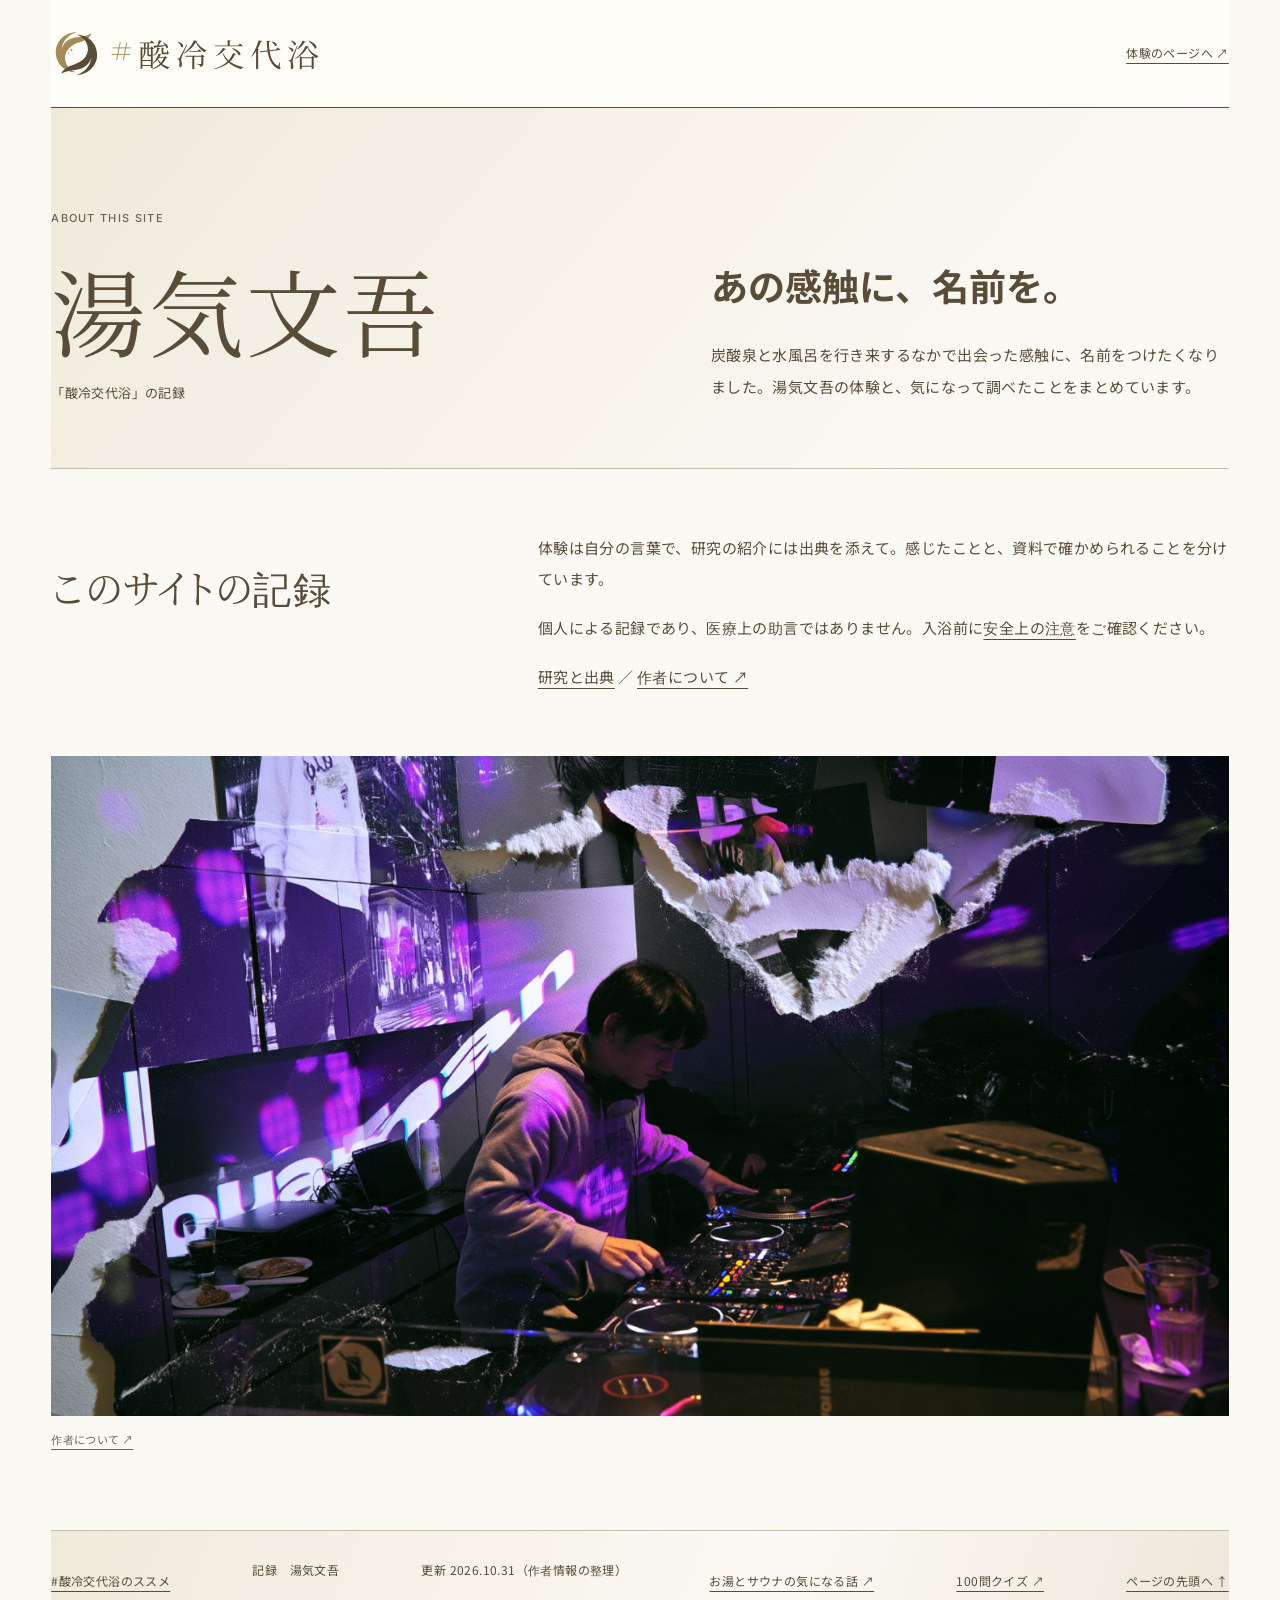
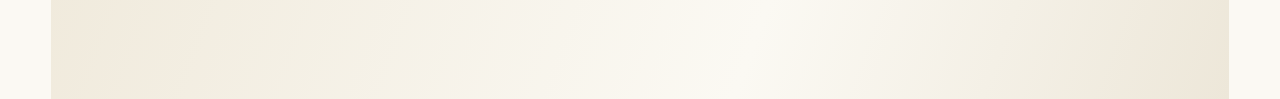
<file: profile.html>
<!doctype html>
<html lang="ja">
<head>
  <meta charset="utf-8">
<!-- Google tag (gtag.js) -->
<script async src="https://www.googletagmanager.com/gtag/js?id=G-NX6NQN9RZ1"></script>
<script>
  window.dataLayer = window.dataLayer || [];
  function gtag(){dataLayer.push(arguments);}
  gtag('js', new Date());

  gtag('config', 'G-NX6NQN9RZ1');
</script>
  <meta name="viewport" content="width=device-width, initial-scale=1, viewport-fit=cover">
  <meta name="theme-color" content="#f4f2ed">
  <title>湯気文吾｜このサイトについて — 酸冷交代浴</title>
  <meta name="description" content="炭酸泉と水風呂を行き来するなかで出会った感触に、名前をつけたくなりました。湯気文吾の体験と、気になって調べたことをまとめています。">
  <meta name="author" content="湯気文吾">
  <meta name="robots" content="index, follow, max-image-preview:large">
  <link rel="canonical" href="https://djnaoyaman.github.io/sanreikotaiyoku/profile.html">
  <meta property="og:type" content="profile">
  <meta property="og:locale" content="ja_JP">
  <meta property="og:site_name" content="#酸冷交代浴のススメ">
  <meta property="og:title" content="湯気文吾｜このサイトについて — 酸冷交代浴">
  <meta property="og:description" content="炭酸泉と水風呂を行き来するなかで出会った感触に、名前をつけたくなりました。湯気文吾の体験と、気になって調べたことをまとめています。">
  <meta property="og:url" content="https://djnaoyaman.github.io/sanreikotaiyoku/profile.html">
  <meta property="og:image" content="https://djnaoyaman.github.io/sanreikotaiyoku/assets/ogp-sanrei-20261030.png">
<meta property="og:image:secure_url" content="https://djnaoyaman.github.io/sanreikotaiyoku/assets/ogp-sanrei-20261030.png">
  <meta property="og:image:width" content="1200">
  <meta property="og:image:height" content="630">
  <meta property="og:image:type" content="image/png">
  <meta property="og:image:alt" content="淡いゴールドの水の流れと細かな泡。酸冷交代浴、炭酸泉×水風呂。肌は、しゅむしゅむ。からだの奥は、じんわん。">
  <meta name="twitter:card" content="summary_large_image">
  <meta name="twitter:title" content="湯気文吾｜このサイトについて — 酸冷交代浴">
  <meta name="twitter:description" content="炭酸泉と水風呂を行き来するなかで出会った感触に、名前をつけたくなりました。湯気文吾の体験と、気になって調べたことをまとめています。">
  <meta name="twitter:image" content="https://djnaoyaman.github.io/sanreikotaiyoku/assets/ogp-sanrei-20261030.png">
  <meta name="twitter:image:alt" content="淡いゴールドの水の流れと細かな泡。酸冷交代浴、炭酸泉×水風呂。肌は、しゅむしゅむ。からだの奥は、じんわん。">
  <link rel="icon" href="favicon.ico?v=20261030" sizes="16x16 32x32 48x48">
  <link rel="icon" href="icon.svg?v=20261030" type="image/svg+xml" sizes="any">
  <link rel="apple-touch-icon" href="apple-touch-icon.png?v=20261030" sizes="180x180">
  <link rel="manifest" href="site.webmanifest">
  <link rel="sitemap" type="application/xml" href="sitemap.xml">



  <style>
    :root{--ink:#111;--paper:#fff;--cream:#f4f2ed;--cool:#e9eef0;--muted:#575956;--line:#c8c9c3;--ja:'Noto Sans JP','Hiragino Kaku Gothic ProN','Yu Gothic',sans-serif;--en:'Inter',Arial,sans-serif}
    *{box-sizing:border-box}html{scroll-behavior:smooth;scroll-padding-top:24px}body{margin:0;background:var(--paper);color:var(--ink);font:400 1rem/2 var(--ja);letter-spacing:.025em;-webkit-font-smoothing:antialiased;line-break:strict;overflow-wrap:break-word}a{color:inherit;text-underline-offset:5px;text-decoration-thickness:1px}a:hover{text-decoration-thickness:2px}a:focus-visible{outline:3px solid #9d6749;outline-offset:6px}::selection{background:var(--ink);color:white}h1,h2,h3,p,figure{margin:0}h1,h2,h3{font-feature-settings:'palt';font-weight:900;line-height:1.4;letter-spacing:0}p+p{margin-top:1.2em}p{text-wrap:pretty}img{display:block;max-width:100%;height:auto}.wrap{width:min(1200px,calc(100% - 112px));margin-inline:auto}.skip{position:absolute;top:-100px;left:20px;padding:12px;background:var(--ink);color:white;z-index:10}.skip:focus{top:15px}.site-header{padding-block:28px;display:flex;gap:24px;align-items:center;justify-content:space-between}.brand{font-weight:900;font-size:clamp(1rem,1.8vw,1.4rem);letter-spacing:0;text-decoration:none}.header-back{font-size:.75rem;padding:10px 0;flex-shrink:0}.eyebrow{font:500 .6875rem/1.6 var(--en);letter-spacing:.12em}.profile-hero{padding-block:clamp(56px,8vw,116px) 62px;border-top:1px solid var(--ink)}.profile-hero>.eyebrow{margin-bottom:28px}.profile-heading{display:grid;grid-template-columns:1.15fr 1fr;gap:64px;align-items:end}.profile-heading h1{font-size:clamp(3rem,7.4vw,6.8rem);line-height:1.12;white-space:nowrap}.real-name{display:flex;gap:16px;align-items:baseline;flex-wrap:wrap;margin-top:24px;font-size:1.125rem;font-weight:500}.real-name span{font:500 .6875rem/1.7 var(--en);letter-spacing:.08em}.profile-role{font-size:.8125rem;margin-top:18px}.hero-copy{padding-bottom:4px}.hero-copy>p:first-child{font-weight:700;font-size:clamp(1.5rem,2.9vw,2.5rem);line-height:1.6;letter-spacing:0}.hero-copy>p:last-child{font-size:.9375rem;line-height:2.1;margin-top:24px}.page-nav{display:flex;flex-wrap:wrap;gap:10px 30px;border-top:1px solid var(--line);padding-top:22px;margin-top:50px}.page-nav a{font-size:.75rem;min-height:44px;display:inline-flex;align-items:center;gap:18px}.profile-photo{margin-bottom:80px}.profile-photo img{width:100%;aspect-ratio:1456/816;object-fit:contain;background:#19131e}.profile-photo figcaption{display:flex;justify-content:space-between;gap:12px 24px;flex-wrap:wrap;font-size:.6875rem;line-height:1.8;padding-top:14px;color:var(--muted)}.editorial-row{display:grid;grid-template-columns:.75fr 1.25fr;gap:72px;padding-block:64px;border-top:1px solid var(--ink)}.section-heading h2{font-size:clamp(1.75rem,3vw,2.65rem);margin-top:24px;line-height:1.55}.section-copy{font-size:.9375rem;max-width:46em}.section-copy .lead{font-size:1.1875rem;font-weight:500;line-height:1.9}.story-list{list-style:none;padding:0;margin:36px 0 0;display:grid;grid-template-columns:1fr 1fr;gap:32px}.story-list li{padding-top:16px;border-top:1px solid var(--line);min-width:0}.story-list .number{font:500 .6875rem/1.5 var(--en)}.story-list h3{font-size:1.125rem;margin-block:14px 10px}.story-list p{font-size:.8125rem;line-height:2}.section-note{font-size:.75rem;color:var(--muted);margin-top:32px}.work-list{margin:30px 0}.work-list>div{display:grid;grid-template-columns:1fr 1.05fr;gap:18px;padding:19px 0;border-top:1px solid var(--line)}.work-list>div:last-child{border-bottom:1px solid var(--line)}.work-list dt{font-weight:700;font-size:.875rem}.work-list dd{margin:0;font-size:.8125rem}.past-career{font-size:.8125rem;line-height:2.1}.past-career strong{display:block;font-size:.6875rem;margin-bottom:8px;letter-spacing:.06em}.activity-list{list-style:none;margin:0;padding:0}.activity-list li+li{border-top:1px solid var(--line)}.activity-list a{display:grid;grid-template-columns:1fr auto;gap:6px 24px;padding:24px 0;text-decoration:none}.activity-list li:first-child a{padding-top:0}.activity-list strong{display:block;font-size:1.0625rem;font-weight:700}.activity-list small{display:block;font-size:.75rem;font-weight:400;color:var(--muted);margin-top:7px}.activity-list b{font-weight:400;font-size:1.5rem;align-self:center;transition:translate .2s ease}.activity-list a:hover b{translate:4px -4px}.activity-list a:hover strong{text-decoration:underline;text-underline-offset:5px}.editorial-note{background:var(--cream);padding-block:72px}.editorial-note .editorial-row{padding:0;border:0}.principles{list-style:none;padding:0;margin:0}.principles li+li{margin-top:26px}.principles h3{font-size:1rem;margin-bottom:7px}.principles p{font-size:.875rem}.closing{padding-block:80px;display:flex;align-items:center;justify-content:space-between;gap:32px}.closing h2{font-size:clamp(1.8rem,3.8vw,3.25rem)}.closing p{font-size:.875rem;margin-top:18px}.button{display:inline-flex;align-items:center;justify-content:space-between;gap:35px;background:var(--ink);color:white;padding:20px 25px;text-decoration:none;font-size:.875rem;font-weight:700;flex-shrink:0;min-height:58px}.button:hover{background:#343432}.site-footer{border-top:1px solid var(--line);padding-block:28px;display:flex;justify-content:space-between;gap:18px;flex-wrap:wrap;font-size:.6875rem;color:var(--muted)}
    @media(max-width:950px){.profile-heading{gap:36px;grid-template-columns:1fr 1fr}.editorial-row{gap:40px;grid-template-columns:.7fr 1.3fr}.profile-heading h1{font-size:clamp(3rem,7vw,5rem)}.closing{align-items:flex-start;flex-direction:column}}
    @media(max-width:700px){.wrap{width:calc(100% - 40px)}.site-header{padding-block:22px;gap:16px}.header-back{font-size:.6875rem}.profile-hero{padding-top:44px;padding-bottom:34px}.profile-heading{grid-template-columns:1fr;gap:38px}.profile-heading h1{font-size:clamp(3rem,13.5vw,5.75rem)}.real-name{margin-top:18px;font-size:1rem;gap:12px}.profile-role{font-size:.75rem}.hero-copy>p:first-child{font-size:1.625rem}.hero-copy>p:last-child{font-size:.875rem;margin-top:20px}.page-nav{margin-top:32px;gap:4px 24px}.page-nav a{font-size:.6875rem;gap:10px}.profile-photo{margin-bottom:44px}.profile-photo figcaption{font-size:.625rem}.editorial-row{grid-template-columns:1fr;gap:28px;padding-block:40px}.section-heading h2{font-size:1.875rem;margin-top:16px}.section-copy{font-size:.875rem}.section-copy .lead{font-size:1.0625rem}.story-list{gap:26px 22px;margin-top:28px}.story-list h3{font-size:1rem}.story-list p{font-size:.75rem}.work-list>div{grid-template-columns:1fr;gap:6px;padding:18px 0}.editorial-note{padding-block:48px}.closing{padding-block:52px}.button{width:100%;font-size:.8125rem}.site-footer{font-size:.625rem}}
    @media(max-width:360px){.wrap{width:calc(100% - 32px)}.site-header{flex-wrap:wrap;gap:4px}.story-list{grid-template-columns:1fr}.brand{font-size:1rem}}
    @media(prefers-reduced-motion:reduce){html{scroll-behavior:auto}.activity-list b{transition:none}.activity-list a:hover b{translate:none}}
  </style>
  <script type="application/ld+json">{"@context":"https://schema.org","@graph":[{"@type":"ProfilePage","@id":"https://djnaoyaman.github.io/sanreikotaiyoku/profile.html#webpage","url":"https://djnaoyaman.github.io/sanreikotaiyoku/profile.html","name":"湯気文吾｜このサイトについて — 酸冷交代浴","description":"炭酸泉と水風呂を行き来するなかで出会った感触に、名前をつけたくなりました。湯気文吾の体験と、気になって調べたことをまとめています。","inLanguage":"ja","dateCreated":"2026-10-22","dateModified":"2026-10-31","isPartOf":{"@id":"https://djnaoyaman.github.io/sanreikotaiyoku/#website"},"mainEntity":{"@id":"https://djnaoyaman.github.io/sanreikotaiyoku/#author"},"author":{"@id":"https://djnaoyaman.github.io/sanreikotaiyoku/#author"}},{"@type":"Person","@id":"https://djnaoyaman.github.io/sanreikotaiyoku/#author","name":"湯気文吾","url":"https://djnaoyaman.github.io/profile.html"},{"@type":"BreadcrumbList","itemListElement":[{"@type":"ListItem","position":1,"name":"#酸冷交代浴のススメ","item":"https://djnaoyaman.github.io/sanreikotaiyoku/"},{"@type":"ListItem","position":2,"name":"湯気文吾のプロフィール","item":"https://djnaoyaman.github.io/sanreikotaiyoku/profile.html"}]}]}</script>
  <style>
/* Quiet navigation and feedback, shared by the experience and author pages. */
:root { --comfort-ink: #111; --comfort-paper: #f9f8f5; --comfort-accent: #52788a; }
/* Clip real content boxes as well as the viewport. Mobile WebKit can otherwise
   pan the visual viewport across transformed overflow beyond the root box. */
html { scroll-padding-top: clamp(84px, 10vh, 120px); width: 100%; max-width: 100%; overflow-x: hidden; overscroll-behavior-x: none; }
body { width: 100%; max-width: 100%; min-width: 0; }
main { min-width: 0; max-width: 100%; }
/* Unlike hidden, clip creates no new scrolling ancestor for sticky scenes. */
@supports (overflow: clip) { body, main { overflow-x: clip; } }
#places-track, .facility-table-scroll, .study-table-scroll { max-width: 100%; min-width: 0; overscroll-behavior-x: contain; }
/* Explicit coordinates keep off-screen carousel descriptions from expanding the
   document. !important prevents icon rules such as .official-link span winning. */
.sr-only { position: absolute !important; top: 0 !important; left: 0 !important; right: auto !important; bottom: auto !important; width: 1px !important; height: 1px !important; padding: 0 !important; margin: 0 !important; overflow: hidden !important; clip-path: inset(50%) !important; white-space: nowrap !important; border: 0 !important; transform: none !important; }
.reading-tools { position: fixed; z-index: 18; right: max(22px, env(safe-area-inset-right)); bottom: max(22px, calc(env(safe-area-inset-bottom) + 14px)); opacity: 0; visibility: hidden; transform: translateY(6px); transition: opacity .22s ease, transform .22s ease, visibility .22s; pointer-events: none; }
.reading-tools.is-visible { opacity: 1; visibility: visible; transform: none; pointer-events: auto; }
.reading-tools[hidden] { display: none; }
.back-to-top { display: inline-flex; justify-content: center; align-items: center; gap: 14px; min-height: 48px; padding: 12px 18px; border: 1px solid #b9bdbb; border-radius: 3px; background: var(--comfort-paper); color: var(--comfort-ink); box-shadow: 0 3px 16px #0000000d; font: 500 .75rem/1.5 'Noto Sans JP', sans-serif; text-decoration: none; transition: background-color .18s ease, border-color .18s ease; }
.back-to-top > span:last-child { font-size: 1.25rem; line-height: 1; }
.back-to-top:active { background: #e7edf0; }
html:has(dialog[open]) .reading-tools { visibility: hidden; opacity: 0; pointer-events: none; }
.footer-top-link { display: inline-flex; align-items: center; min-height: 44px; font-size: .75rem; text-decoration: underline; text-underline-offset: 5px; }
body > footer, .site-footer { padding-bottom: max(96px, calc(env(safe-area-inset-bottom) + 80px)); }
a, button, summary { -webkit-tap-highlight-color: transparent; }
a:focus-visible, button:focus-visible, summary:focus-visible, input:focus-visible { outline: 2px solid var(--comfort-accent); outline-offset: 5px; }
summary { min-height: 44px; }
.official-link, .facility-share, .hero-share, .author-profile-link { min-height: 44px; }
.action-primary, .action-secondary, .bath-button, .motion-toggle { transition: background-color .18s ease, border-color .18s ease, box-shadow .18s ease; }
.action-primary:active, .action-secondary:active { box-shadow: inset 0 0 0 2px currentColor; }
.menu-inner { padding-bottom: max(42px, calc(env(safe-area-inset-bottom) + 24px)); }
.menu-brand { padding-right: 48px; }
.menu-close { position: fixed; top: max(18px, env(safe-area-inset-top)); right: max(18px, env(safe-area-inset-right)); bottom: auto; width: 44px; height: 44px; font-size: 32px; z-index: 2; }
.menu-inner nav a { transition: background-color .18s ease; }
.menu-inner nav a[aria-current='location'] { background: #f1f5f6; box-shadow: inset 3px 0 0 var(--comfort-accent); padding-left: 12px; }
.page-nav a[aria-current='location'] { text-decoration-thickness: 2px; text-decoration-color: var(--comfort-accent); }
.motion-reveal.has-entered { animation-name: comfort-arrive; animation-duration: .46s; animation-timing-function: cubic-bezier(.2,.7,.3,1); }
.comfort-reveal.has-entered { animation: comfort-arrive .46s cubic-bezier(.2,.7,.3,1) both; }
@keyframes comfort-arrive { from { opacity: .65; transform: translateY(7px); } to { opacity: 1; transform: none; } }
.rest-details[data-expanded='false'] > summary b { transform: rotate(0); }
.rest-details[data-expanded='true'] > summary b { transform: rotate(45deg); }
.rest-details.gentle-disclosure > div { opacity: 1; animation: none; }
.anchor-arrived { animation: anchor-notice 1.3s ease-out; }
@keyframes anchor-notice { from { background-color: #d9e5e9; } to { background-color: transparent; } }
.facility-table-scroll { scrollbar-gutter: stable; }
.facility-scroll-hint { font-size: .6875rem; color: #485a62; margin: 0 0 12px; }
.facility-scroll-hint[hidden] { display: none; }
@media (hover:hover) { .back-to-top:hover { border-color: #52788a; background: #eef3f4; } .menu-inner nav a:hover { background: #f4f2ed; } }
@media(max-width:600px) { .reading-tools { right: max(16px, env(safe-area-inset-right)); bottom: max(14px, calc(env(safe-area-inset-bottom) + 10px)); } .back-to-top { min-height: 46px; padding: 11px 14px; font-size: .6875rem; gap: 12px; } .menu-inner nav { margin-top: 30px; } }
:root[data-motion='paused'] .reading-tools, :root[data-motion='paused'] .comfort-reveal, :root[data-motion='paused'] .anchor-arrived { animation: none !important; transition: none !important; }
:root[data-motion='paused'] .comfort-reveal { transform: none; opacity: 1; }
@media(prefers-reduced-motion:reduce) { html { scroll-behavior: auto; } .reading-tools, .back-to-top, .comfort-reveal, .anchor-arrived, .menu-inner nav a { animation: none !important; transition: none !important; } .comfort-reveal { transform: none; opacity: 1; } }
@media print { .reading-tools, .footer-top-link { display: none !important; } .comfort-reveal { animation: none !important; opacity: 1; transform: none; } }

</style>

<link rel="preload" href="assets/sanrei-noto-first.woff2" as="font" type="font/woff2" crossorigin>
<link rel="preload" href="assets/sanrei-inter.woff2" as="font" type="font/woff2" crossorigin>
<style>
/* Local OFL fonts. Generated by scripts/build-webfonts.py. */
@font-face{font-family:'Sanrei Catch';font-style:normal;font-weight:900;font-display:swap;src:url('assets/sanrei-noto-catch.woff2') format('woff2');unicode-range:U+3001-3002,U+3042,U+304B,U+306F,U+3089,U+308C,U+4ECA,U+5074,U+5185,U+5EA6}
@font-face{font-family:'Noto Sans JP';font-style:normal;font-weight:400 900;font-display:swap;src:url('assets/sanrei-noto-first.woff2') format('woff2');unicode-range:U+20-7E,U+D7,U+2193,U+2197,U+21C4,U+3001-3002,U+300C-300D,U+3042,U+3044,U+3046,U+3048,U+304A-304D,U+304F,U+3051,U+3053,U+3055,U+3057-305A,U+305D-3061,U+3063-3064,U+3066-306C,U+306E-306F,U+3072,U+3078-3079,U+307B,U+307E-3082,U+3087-308D,U+308F,U+3092-3093,U+30A2,U+30A4,U+30A6,U+30AF,U+30B5,U+30B7-30BA,U+30C6,U+30C8,U+30CA-30CB,U+30DA,U+30DE,U+30E1,U+30E7,U+30EF,U+30FB-30FC,U+4E00,U+4E2D,U+4E8B,U+4E92,U+4EA4,U+4EBA,U+4ECA,U+4ED5,U+4EE3,U+4F53,U+500B,U+5074,U+5165,U+5168,U+516C,U+5178,U+5185,U+51B7,U+51FA,U+5225,U+5236,U+524D,U+52D5,U+53CB,U+53CE,U+540D,U+5411,U+543E,U+5442,U+547D,U+54C9,U+554F,U+571F,U+5730,U+5897,U+5909,U+5916,U+5947,U+597D,U+5BAE,U+5BC4,U+5C4A,U+5D0E,U+5E38,U+5EA6,U+5F62,U+5FC3,U+601D,U+60F3,U+6109,U+611F,U+6226,U+6311,U+6398,U+6587,U+65B9,U+65BD,U+65E5,U+6642,U+679A,U+679C,U+697D,U+69CB,U+6B21,U+6B62-6B63,U+6B69,U+6B74,U+6C17,U+6C34,U+6CC9,U+6CE1-6CE2,U+6D3B,U+6D74,U+6E29,U+6E6F,U+70AD,U+7279,U+7406,U+751F,U+7531,U+7591,U+767D,U+76F4,U+77E5,U+77ED,U+7A6B,U+7B54,U+7D0B,U+7D42,U+7D4C,U+7D50,U+7DE8,U+8868,U+898B,U+89E3,U+89E6,U+8A18,U+8A2D,U+8A71,U+8AAC-8AAD,U+8ABF,U+8FBC,U+9001,U+9014,U+904B,U+9053,U+9055,U+9178,U+91DD,U+9332,U+958B,U+9593,U+9650,U+96C6,U+9762,U+97F3,U+98A8,U+9A13,U+FF08-FF09,U+FF1F}
@font-face{font-family:'Inter';font-style:normal;font-weight:400 900;font-display:swap;src:url('assets/sanrei-inter.woff2') format('woff2');unicode-range:U+20-7E,U+B7,U+D7,U+E1,U+E4,U+E9,U+160,U+2013-2015,U+2019,U+201C-201D,U+2082,U+2103,U+2190-2194,U+2197,U+21BB,U+2212,U+2713}

</style>
<style>
@font-face{font-family:'Noto Sans JP';font-style:normal;font-weight:400 900;font-display:swap;src:url('assets/sanrei-noto-profile.woff2') format('woff2');unicode-range:U+2019,U+2191,U+3000,U+3005,U+305B,U+3065,U+306D,U+3084,U+3086,U+30A3,U+30A7-30A9,U+30AD,U+30B0-30B1,U+30B3,U+30BF,U+30C3-30C4,U+30C7,U+30C9,U+30CD,U+30D0-30D1,U+30D3,U+30D5-30D8,U+30DD,U+30E0,U+30E2,U+30E5,U+30E9-30ED,U+30F3,U+4E0A,U+4E0D,U+4ECB,U+4F1A,U+4F1D,U+5009,U+5148,U+5199,U+51E6,U+5206,U+529B,U+5316,U+5352,U+53D6,U+53E3-53E4,U+544A,U+5546,U+55B6,U+56FD,U+57DF,U+57FA,U+5831,U+5834,U+5927,U+5B66,U+5B9F,U+5BB9,U+5BFA,U+5CA9,U+5E74,U+5E83,U+5F0F,U+5F53,U+5F79,U+60C5,U+623B,U+6240,U+624B,U+62BC,U+62C5,U+63A2,U+63B2,U+643A,U+6599,U+65B0,U+660E,U+666F,U+66F4,U+66F8,U+6708,U+671D,U+672C,U+6765,U+682A,U+6848,U+696D,U+6A2A,U+6B8B,U+6C7A,U+6CBB,U+6D41,U+6DFB,U+6E08,U+6E90,U+6FC3,U+70B9,U+73FE,U+753A,U+767A,U+770C,U+771F,U+7814,U+78BA,U+793E,U+79C1,U+79D1,U+7A76,U+7BC9,U+7D2B,U+7D39,U+7D44,U+7DCF,U+7DD2,U+7DE0,U+7DEF,U+7F8E,U+7FA9,U+808C,U+80CC,U+81EA,U+826F,U+8449,U+8840,U+884C,U+8A00,U+8A2A,U+8A66,U+8A73,U+8A8D,U+8AB0,U+8AD6,U+8B70,U+8CC7,U+8D77,U+8DF5,U+8F09,U+9032,U+90E8,U+91D1,U+938C,U+969B,U+982D,U+98F2,U+9B45,U+9B5A,U+FF0F,U+FF5C}

</style>
  <link rel="stylesheet" href="assets/sanrei-color.css?v=20261030-visual">
<script>(function(){'use strict';if(window.NaoyamanAnalytics)return;var schemas={creator_site_visit:['target_site'],quiz_start:['quiz_mode'],quiz_answer:[],quiz_timeout:[],quiz_complete:[],quiz_restart:[],encyclopedia_expand:[],reading_mode_select:['reading_mode'],encyclopedia_navigate:['content_group'],walk_filter:['filter_group'],video_open:[],video_seek_request:['position_seconds'],catalog_filter:['filter_group'],music_play:['item_id'],music_pause:['item_id'],music_complete:['item_id'],music_filter:['filter_group'],art_display_open:[],share:['method','content_type']};window.NaoyamanAnalytics={track:function(name,values){try{if(location.hostname!=='djnaoyaman.github.io'||typeof window.gtag!=='function'||!schemas[name])return;var p={send_to:'G-NX6NQN9RZ1',transport_type:'beacon',page_location:location.origin+location.pathname,page_referrer:document.referrer.split(/[?#]/)[0]};schemas[name].forEach(function(k){var v=(values||{})[k];if(typeof v==='number'&&Number.isFinite(v))p[k]=v;else if(typeof v==='string'&&/^[a-zA-Z0-9_-]{1,80}$/.test(v))p[k]=v;});window.gtag('event',name,p);}catch(_){}}};document.addEventListener('click',function(e){var a=e.target.closest&&e.target.closest('a[data-creator-site]');if(a)window.NaoyamanAnalytics.track('creator_site_visit',{target_site:a.dataset.creatorSite});});})();</script><link rel="stylesheet" href="assets/sanrei-maison.css?v=20261030-1">
</head>
<body>
  <a class="skip" href="#main">本文へ</a>
  <header class="site-header wrap" id="top"><a class="brand" href="./"><img class="brand-logo" src="assets/sanrei-wordmark-compact.svg" width="550" height="100" alt="#酸冷交代浴"><span class="sr-only">のススメ</span></a><a class="header-back" href="./">体験のページへ ↗</a></header>
  <main id="main"><section class="profile-hero wrap" aria-labelledby="profile-title"><p class="eyebrow">ABOUT THIS SITE</p><div class="profile-heading"><div><h1 id="profile-title">湯気文吾</h1><p class="profile-role">「酸冷交代浴」の記録</p></div><div class="hero-copy"><p>あの感触に、名前を。</p><p>炭酸泉と水風呂を行き来するなかで出会った感触に、名前をつけたくなりました。湯気文吾の体験と、気になって調べたことをまとめています。</p></div></div></section><section class="editorial-row wrap" id="story" aria-labelledby="story-title"><div class="section-heading"><h2 id="story-title">このサイトの記録</h2></div><div class="section-copy"><p>体験は自分の言葉で、研究の紹介には出典を添えて。感じたことと、資料で確かめられることを分けています。</p><p>個人による記録であり、医療上の助言ではありません。入浴前に<a href="index.html#practice">安全上の注意</a>をご確認ください。</p><p><a href="index.html#references">研究と出典</a> ／ <a href="https://djnaoyaman.github.io/profile.html">作者について ↗</a></p></div></section><figure class="profile-photo wrap"><img src="assets/yuge-bungo-dj.webp" width="1456" height="816" loading="lazy" decoding="async" alt="湯気文吾の写真コラージュ"><figcaption><a href="https://djnaoyaman.github.io/profile.html">作者について ↗</a></figcaption></figure></main>
  <footer class="site-footer wrap"><a href="./">#酸冷交代浴のススメ</a><span>記録　湯気文吾</span><span>更新 <time datetime="2026-10-31">2026.10.31（作者情報の整理）</time></span><a href="guide.html">お湯とサウナの気になる話 ↗</a><a href="quiz.html">100問クイズ ↗</a><a class="footer-top-link" href="#top">ページの先頭へ ↑</a></footer>
<nav class="reading-tools" aria-label="ページの移動" aria-hidden="true" hidden inert><a class="back-to-top" href="#top"><span>上に戻る</span><span aria-hidden="true">↑</span></a></nav>
<script>
/* Progressive enhancement: content and ordinary links work without this file. */
(() => {
  const root = document.documentElement;
  const reduced = matchMedia('(prefers-reduced-motion: reduce)');
  const tools = document.querySelector('.reading-tools');
  let noticeTimer;
  let framePending = false;
  // The profile shares the reader's existing preference without starting any loops.
  if (!document.querySelector('[data-motion-toggle]')) {
    const sync = () => {
      let paused = reduced.matches;
      try { paused ||= localStorage.getItem('sanrei-motion-paused') === 'true'; } catch (_) {}
      root.dataset.motion = paused ? 'paused' : 'running';
    };
    sync(); reduced.addEventListener('change', sync);
  }
  const motionAllowed = () => !reduced.matches && root.dataset.motion !== 'paused';
  function findTarget(hash) {
    if (!hash || hash === '#') return null;
    try { return document.getElementById(decodeURIComponent(hash.slice(1))); } catch (_) { return null; }
  }
  function openTarget(hash) {
    if (window.sanreiRevealTarget) return window.sanreiRevealTarget(hash);
    const target = findTarget(hash);
    for (let parent = target; parent; parent = parent.parentElement) {
      if (parent.tagName === 'DETAILS') parent.open = true;
    }
    return target;
  }
  function goTo(target, animate, focus) {
    // Move keyboard focus with the reader, but never let focus cause a second jump.
    if (focus) {
      const temporary = !target.hasAttribute('tabindex') && !target.matches('a[href],button,input,select,textarea,summary');
      if (temporary) target.setAttribute('tabindex', '-1');
      target.focus({ preventScroll: true });
      if (temporary) target.addEventListener('blur', () => target.removeAttribute('tabindex'), { once: true });
    }
    const padding = parseFloat(getComputedStyle(root).scrollPaddingTop) || 100;
    const top = target.id === 'top' ? 0 : Math.max(0, scrollY + target.getBoundingClientRect().top - padding);
    window.scrollTo({ top, left: 0, behavior: animate && motionAllowed() ? 'smooth' : 'instant' });
    if (focus && target.id !== 'top') {
      document.querySelectorAll('.anchor-arrived').forEach(node => node.classList.remove('anchor-arrived'));
      const marker = target.matches('h1,h2,h3,li[id]') ? target : target.querySelector('h1,h2,h3');
      if (marker) {
        marker.classList.add('anchor-arrived');
        clearTimeout(noticeTimer);
        noticeTimer = setTimeout(() => marker.classList.remove('anchor-arrived'), 1400);
      }
    }
  }
  document.addEventListener('click', event => {
    if (event.defaultPrevented || event.button !== 0 || event.metaKey || event.ctrlKey || event.shiftKey || event.altKey) return;
    const link = event.target.closest?.('a[href]');
    if (!link || link.hasAttribute('download') || (link.target && link.target !== '_self')) return;
    let url;
    try { url = new URL(link.href, location.href); } catch (_) { return; }
    if (url.origin !== location.origin || url.pathname !== location.pathname || url.search !== location.search || !url.hash) return;
    const target = openTarget(url.hash);
    if (!target) return;
    event.preventDefault();
    if (location.hash !== url.hash) {
      try { history.pushState(null, '', url.hash); } catch (_) { location.hash = url.hash; }
    }
    goTo(target, true, true);
  });
  function restoreAnchor() {
    const target = openTarget(location.hash);
    if (target) requestAnimationFrame(() => goTo(target, false, false));
  }
  // Direct links reveal folded research before scrolling; Back/Forward stay native.
  restoreAnchor();
  window.addEventListener('hashchange', restoreAnchor);
  const sectionLinks = [...document.querySelectorAll('#site-menu nav a[href^="#"], .page-nav a[href^="#"]')]
    .map(link => ({ link, target: findTarget(link.hash) })).filter(item => item.target);
  function updatePosition() {
    framePending = false;
    if (tools) {
      const show = scrollY > Math.max(560, innerHeight * .8) || tools.contains(document.activeElement);
      tools.classList.toggle('is-visible', show);
      tools.inert = !show;
      tools.setAttribute('aria-hidden', String(!show));
    }
    let current;
    for (const item of sectionLinks) {
      if (item.target.getBoundingClientRect().top <= innerHeight * .35) current = item;
    }
    for (const item of sectionLinks) {
      if (item === current) item.link.setAttribute('aria-current', 'location');
      else item.link.removeAttribute('aria-current');
    }
  }
  function schedulePosition() {
    if (!framePending) { framePending = true; requestAnimationFrame(updatePosition); }
  }
  if (tools) { tools.hidden = false; tools.addEventListener('focusout', schedulePosition); }
  window.addEventListener('scroll', schedulePosition, { passive: true });
  window.addEventListener('resize', schedulePosition, { passive: true });
  window.addEventListener('pageshow', schedulePosition);
  updatePosition();
  // The visual arrow is supplemented by an explicit accessible description.
  document.querySelectorAll('a[target="_blank"]').forEach(link => {
    if (link.querySelector('.external-link-hint')) return;
    const hint = document.createElement('span');
    hint.className = 'sr-only external-link-hint';
    hint.textContent = '（新しいタブで開きます）';
    link.append(hint);
    if (!link.title) link.title = '新しいタブで開きます';
  });
  const revealNodes = document.querySelectorAll('.profile-photo, .editorial-row, .closing');
  if ('IntersectionObserver' in window && motionAllowed()) {
    const observer = new IntersectionObserver(entries => {
      for (const entry of entries) {
        if (!entry.isIntersecting) continue;
        entry.target.classList.add('comfort-reveal', 'has-entered');
        observer.unobserve(entry.target);
      }
    }, { threshold: .04 });
    revealNodes.forEach(node => observer.observe(node));
  }
  const table = document.querySelector('.facility-table-scroll');
  if (table) {
    const hint = document.createElement('p');
    hint.className = 'facility-scroll-hint'; hint.id = 'facility-scroll-hint';
    hint.textContent = '表は横に動かせます。施設名を押すと紹介へ進みます。';
    table.before(hint);
    table.setAttribute('aria-describedby', hint.id);
    const check = () => {
      const overflow = table.clientWidth > 0 && table.scrollWidth > table.clientWidth + 1;
      hint.hidden = !overflow; table.tabIndex = overflow ? 0 : -1;
    };
    if ('ResizeObserver' in window) new ResizeObserver(check).observe(table);
    table.closest('details')?.addEventListener('toggle', check);
    window.addEventListener('resize', check, { passive: true }); check();
  }
})();

</script>
</body>
</html>
</file>
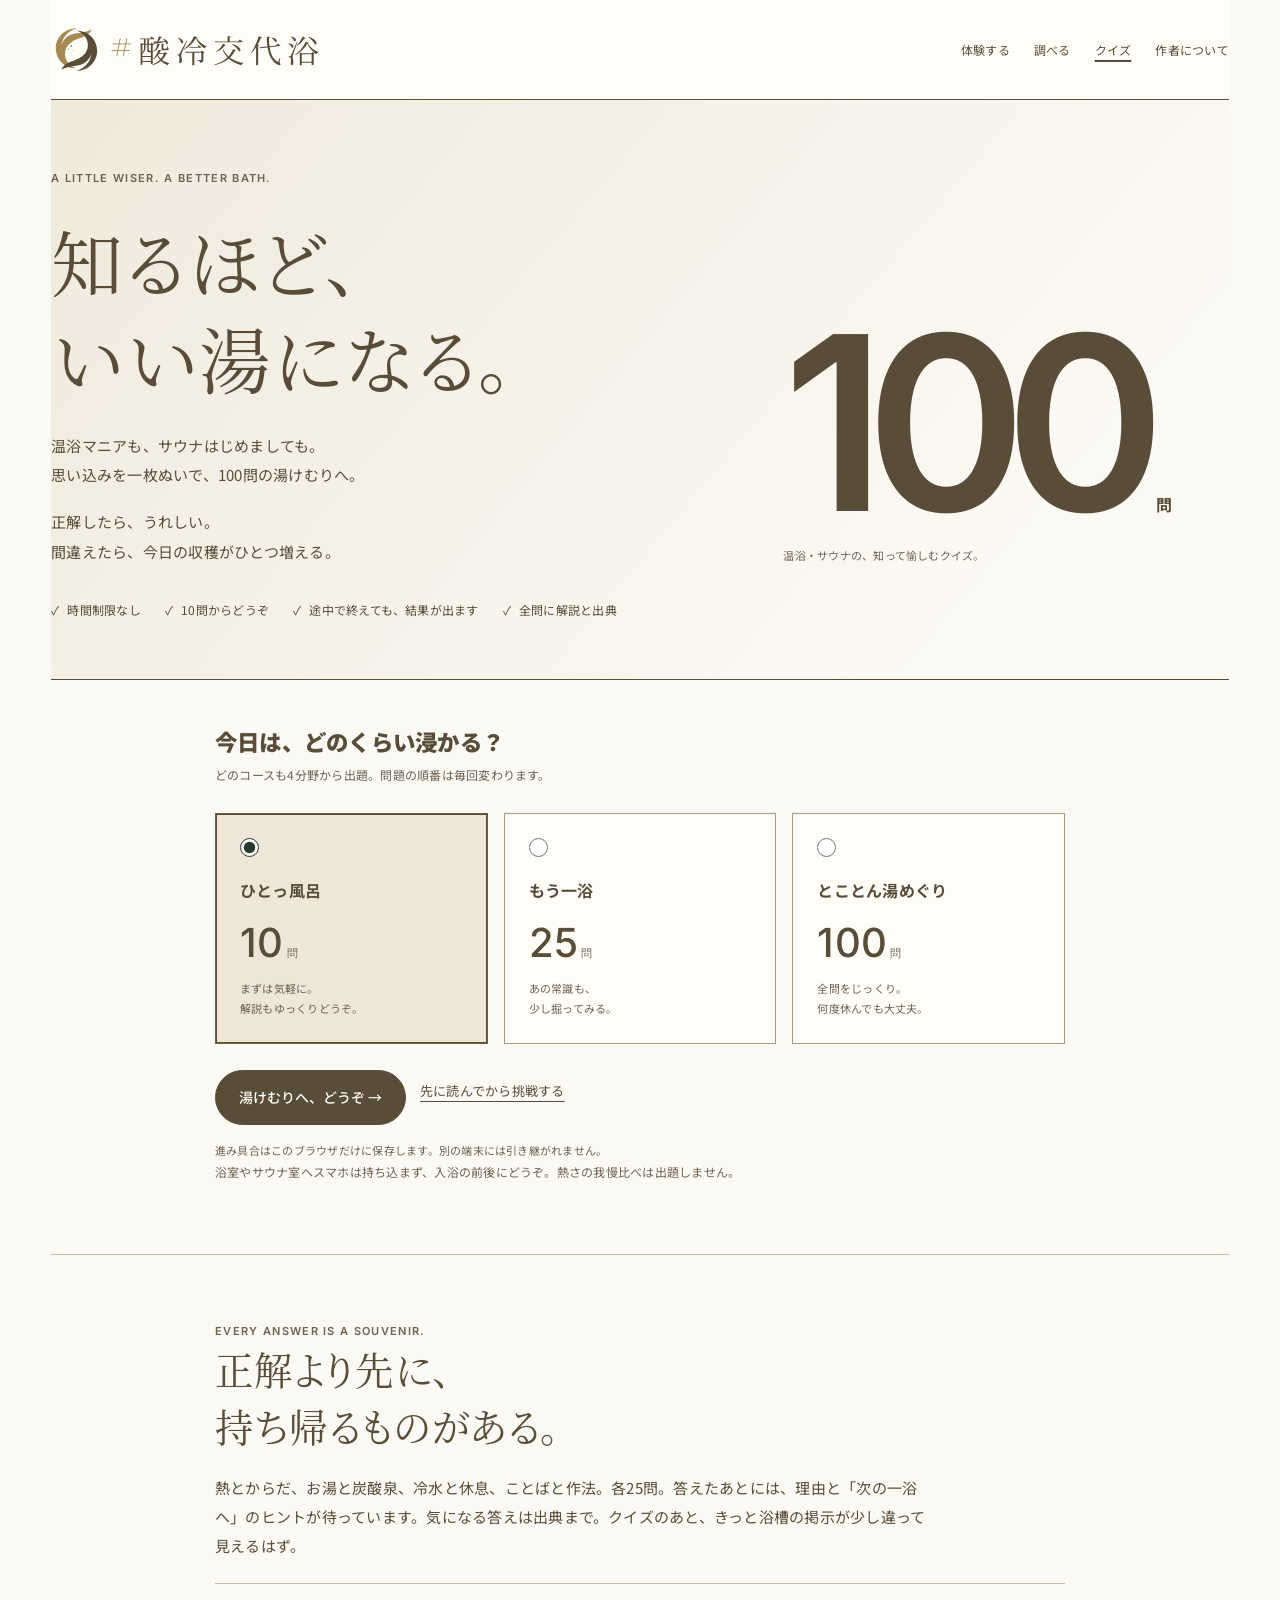
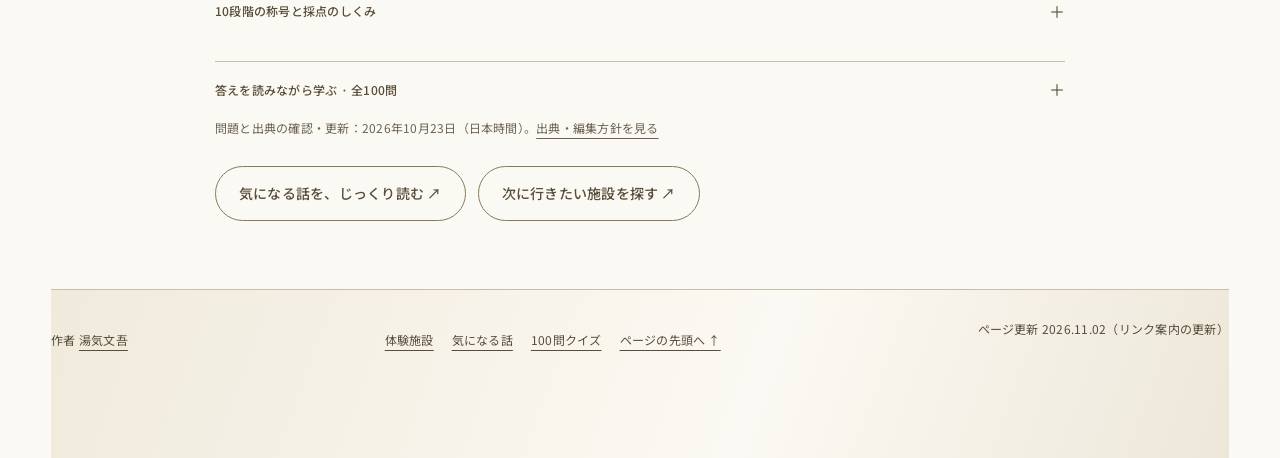
<file: quiz.html>
<!doctype html>
<html lang="ja"><head>
<meta charset="utf-8">
<!-- Google tag (gtag.js) -->
<script async src="https://www.googletagmanager.com/gtag/js?id=G-NX6NQN9RZ1"></script>
<script>
  window.dataLayer = window.dataLayer || [];
  function gtag(){dataLayer.push(arguments);}
  gtag('js', new Date());

  gtag('config', 'G-NX6NQN9RZ1');
</script>
<meta name="viewport" content="width=device-width, initial-scale=1, viewport-fit=cover">
<title>温浴・サウナの100問クイズ｜知るほど、いい湯になる。｜#酸冷交代浴のススメ</title><meta name="description" content="サウナの常識、ととのう、炭酸泉、ロウリュを学ぶ100問。10問から挑戦でき、途中終了もOK。全問に解説と出典、結果に10段階の称号。SNSでシェアできます。"><meta name="author" content="湯気文吾"><meta name="theme-color" content="#f4f2ed"><meta name="robots" content="index, follow, max-image-preview:large">
<link rel="canonical" href="https://djnaoyaman.github.io/sanreikotaiyoku/quiz.html"><meta property="og:type" content="website"><meta property="og:locale" content="ja_JP"><meta property="og:site_name" content="#酸冷交代浴のススメ"><meta property="og:title" content="温浴・サウナの100問クイズ｜知るほど、いい湯になる。｜#酸冷交代浴のススメ"><meta property="og:description" content="サウナの常識、ととのう、炭酸泉、ロウリュを学ぶ100問。10問から挑戦でき、途中終了もOK。全問に解説と出典、結果に10段階の称号。SNSでシェアできます。"><meta property="og:url" content="https://djnaoyaman.github.io/sanreikotaiyoku/quiz.html"><meta property="og:image" content="https://djnaoyaman.github.io/sanreikotaiyoku/assets/ogp-sanrei-20261030.png">
<meta property="og:image:type" content="image/png">
<meta property="og:image:secure_url" content="https://djnaoyaman.github.io/sanreikotaiyoku/assets/ogp-sanrei-20261030.png"><meta property="og:image:width" content="1200"><meta property="og:image:height" content="630"><meta property="og:image:alt" content="淡いゴールドの水の流れと細かな泡。酸冷交代浴、炭酸泉×水風呂。肌は、しゅむしゅむ。からだの奥は、じんわん。"><meta name="twitter:card" content="summary_large_image"><meta name="twitter:title" content="温浴・サウナの100問クイズ｜知るほど、いい湯になる。｜#酸冷交代浴のススメ"><meta name="twitter:description" content="サウナの常識、ととのう、炭酸泉、ロウリュを学ぶ100問。10問から挑戦でき、途中終了もOK。全問に解説と出典、結果に10段階の称号。SNSでシェアできます。"><meta name="twitter:image" content="https://djnaoyaman.github.io/sanreikotaiyoku/assets/ogp-sanrei-20261030.png">
<meta name="twitter:image:alt" content="淡いゴールドの水の流れと細かな泡。酸冷交代浴、炭酸泉×水風呂。肌は、しゅむしゅむ。からだの奥は、じんわん。">
<link rel="icon" href="favicon.ico?v=20261030" sizes="16x16 32x32 48x48"><link rel="icon" href="icon.svg?v=20261030" type="image/svg+xml" sizes="any"><link rel="apple-touch-icon" href="apple-touch-icon.png?v=20261030" sizes="180x180"><link rel="manifest" href="site.webmanifest"><link rel="sitemap" type="application/xml" href="sitemap.xml">
<link rel="preload" href="assets/sanrei-noto-first.woff2" as="font" type="font/woff2" crossorigin>
<link rel="preload" href="assets/sanrei-inter.woff2" as="font" type="font/woff2" crossorigin>
<style>
/* Local OFL fonts. Generated by scripts/build-webfonts.py. */
@font-face{font-family:'Sanrei Catch';font-style:normal;font-weight:900;font-display:swap;src:url('assets/sanrei-noto-catch.woff2') format('woff2');unicode-range:U+3001-3002,U+3042,U+304B,U+306F,U+3089,U+308C,U+4ECA,U+5074,U+5185,U+5EA6}
@font-face{font-family:'Noto Sans JP';font-style:normal;font-weight:400 900;font-display:swap;src:url('assets/sanrei-noto-first.woff2') format('woff2');unicode-range:U+20-7E,U+D7,U+2193,U+2197,U+21C4,U+3001-3002,U+300C-300D,U+3042,U+3044,U+3046,U+3048,U+304A-304D,U+304F,U+3051,U+3053,U+3055,U+3057-305A,U+305D-3061,U+3063-3064,U+3066-306C,U+306E-306F,U+3072,U+3078-3079,U+307B,U+307E-3082,U+3087-308D,U+308F,U+3092-3093,U+30A2,U+30A4,U+30A6,U+30AF,U+30B5,U+30B7-30BA,U+30C6,U+30C8,U+30CA-30CB,U+30DA,U+30DE,U+30E1,U+30E7,U+30EF,U+30FB-30FC,U+4E00,U+4E2D,U+4E8B,U+4E92,U+4EA4,U+4EBA,U+4ECA,U+4ED5,U+4EE3,U+4F53,U+500B,U+5074,U+5165,U+5168,U+516C,U+5178,U+5185,U+51B7,U+51FA,U+5225,U+5236,U+524D,U+52D5,U+53CB,U+53CE,U+540D,U+5411,U+543E,U+5442,U+547D,U+54C9,U+554F,U+571F,U+5730,U+5897,U+5909,U+5916,U+5947,U+597D,U+5BAE,U+5BC4,U+5C4A,U+5D0E,U+5E38,U+5EA6,U+5F62,U+5FC3,U+601D,U+60F3,U+6109,U+611F,U+6226,U+6311,U+6398,U+6587,U+65B9,U+65BD,U+65E5,U+6642,U+679A,U+679C,U+697D,U+69CB,U+6B21,U+6B62-6B63,U+6B69,U+6B74,U+6C17,U+6C34,U+6CC9,U+6CE1-6CE2,U+6D3B,U+6D74,U+6E29,U+6E6F,U+70AD,U+7279,U+7406,U+751F,U+7531,U+7591,U+767D,U+76F4,U+77E5,U+77ED,U+7A6B,U+7B54,U+7D0B,U+7D42,U+7D4C,U+7D50,U+7DE8,U+8868,U+898B,U+89E3,U+89E6,U+8A18,U+8A2D,U+8A71,U+8AAC-8AAD,U+8ABF,U+8FBC,U+9001,U+9014,U+904B,U+9053,U+9055,U+9178,U+91DD,U+9332,U+958B,U+9593,U+9650,U+96C6,U+9762,U+97F3,U+98A8,U+9A13,U+FF08-FF09,U+FF1F}
@font-face{font-family:'Inter';font-style:normal;font-weight:400 900;font-display:swap;src:url('assets/sanrei-inter.woff2') format('woff2');unicode-range:U+20-7E,U+B7,U+D7,U+E1,U+E4,U+E9,U+160,U+2013-2015,U+2019,U+201C-201D,U+2082,U+2103,U+2190-2194,U+2197,U+21BB,U+2212,U+2713}

</style>
<style>
@font-face{font-family:'Noto Sans JP';font-style:normal;font-weight:400 900;font-display:swap;src:url('assets/sanrei-noto-quiz.woff2') format('woff2');unicode-range:U+B7,U+E4,U+E9,U+2014,U+2019,U+201C-201D,U+2103,U+2191-2192,U+2212,U+2713,U+3000,U+3005,U+301C,U+304E,U+3050,U+3052,U+3054,U+3056,U+305B-305C,U+3065,U+306D,U+3070,U+3073-3076,U+307D,U+3083-3084,U+3086,U+30A1,U+30A3,U+30A5,U+30A7,U+30AA-30AD,U+30B0-30B1,U+30B3,U+30B6,U+30BB,U+30BF-30C1,U+30C3-30C4,U+30C7,U+30C9,U+30CE,U+30D0-30D9,U+30DB-30DD,U+30DF-30E0,U+30E2-30E3,U+30E5,U+30E9-30ED,U+30F3-30F4,U+4E07-4E08,U+4E0A-4E0B,U+4E0D-4E0E,U+4E16,U+4E21,U+4E26,U+4E3B,U+4E45,U+4E4F,U+4E57,U+4E71,U+4E7E,U+4E86,U+4E88-4E89,U+4E8C,U+4EA1,U+4ECB,U+4ED6,U+4ED8,U+4EE5,U+4EF6,U+4EFB,U+4F01,U+4F11,U+4F1A,U+4F1D,U+4F34,U+4F3C,U+4F4D-4F4E,U+4F55,U+4F59,U+4F5C,U+4F75,U+4F7F,U+4F8B,U+4F9B,U+4F9D,U+4FA1,U+4FC2-4FC3,U+4FDD,U+5024,U+5065,U+5099,U+50B7,U+50BE,U+50CD,U+5143,U+5148-5149,U+514D,U+5171,U+5177,U+518D,U+5199,U+51AC,U+51CD,U+51E6,U+5206-5207,U+521D,U+5224,U+5229,U+523A-523B,U+5247,U+524A,U+526F,U+5272,U+5287,U+529B,U+52A0,U+52A9-52AA,U+52B4,U+52B9,U+52D9,U+52DD,U+52E2,U+52E4,U+52E7,U+52F2,U+5316,U+533A-533B,U+5341,U+5354,U+5358,U+5370-5371,U+5374,U+539F,U+53B3,U+53C2,U+53C8,U+53CA,U+53CD,U+53D6-53D7,U+53E3,U+53EF-53F0,U+53F2-53F3,U+53F7,U+5404,U+5408,U+540C,U+5410,U+5426,U+542B,U+5438,U+544A,U+546A,U+5473,U+547C,U+548C,U+54E1,U+5531,U+5584,U+559A,U+559C,U+5668,U+56DE,U+56E0,U+56E3,U+56F0,U+56F2-56F3,U+56FA,U+56FD,U+5727-5728,U+57DF,U+57FA,U+5831,U+5834,U+585E,U+5869,U+5883,U+591A,U+591C,U+5927,U+592B,U+592E,U+5931,U+5968,U+5973,U+598A,U+59A8,U+59CB,U+5A20,U+5B50,U+5B57-5B58,U+5B63,U+5B66,U+5B88-5B89,U+5B8C,U+5B9A,U+5B9F,U+5BA2,U+5BA4,U+5BB3,U+5BB6,U+5BB9,U+5BC6,U+5BD2,U+5BDD,U+5BDF,U+5BE9,U+5BFE-5BFF,U+5C02,U+5C04,U+5C06,U+5C0A,U+5C0F,U+5C11,U+5C31,U+5C40,U+5C4B,U+5C5E,U+5DE5-5DE6,U+5DEE,U+5DF1,U+5E03,U+5E2D,U+5E30,U+5E45,U+5E73-5E74,U+5E78,U+5E81,U+5E83,U+5E8A,U+5E95,U+5E9C,U+5EA7,U+5EB7,U+5ECA,U+5EF6,U+5EFA,U+5F0F,U+5F15,U+5F31,U+5F35,U+5F37,U+5F53,U+5F71,U+5F79,U+5F84-5F85,U+5F8B-5F8C,U+5F93,U+5F97,U+5FA1,U+5FA9-5FAA,U+5FB4,U+5FC5,U+5FCC,U+5FD8,U+5FDC,U+5FEB,U+5FF5,U+6025,U+6027,U+606F,U+60A3,U+60AA,U+60C5,U+610F,U+614B-614C,U+6162-6163,U+616E,U+61A9,U+61B6,U+61F8,U+6210-6211,U+621A,U+623B,U+623F-6240,U+624B,U+6271,U+6280,U+6284,U+6291,U+6295,U+629C,U+629E,U+62BC,U+62C5,U+62CD,U+62E0-62E1,U+62ED,U+6301,U+6307,U+6319,U+632F,U+633F,U+6368,U+6392,U+63A1-63A2,U+63A5,U+63A8,U+63B2,U+63D0,U+63DB,U+640D,U+6469,U+64AE,U+64CD,U+64E6,U+652F,U+6539,U+653E-653F,U+6545,U+6551,U+6557,U+6563,U+6570,U+6574-6575,U+6599,U+65AD,U+65B0,U+65C5,U+65CF,U+65E2,U+65E9,U+6607,U+660E,U+6614,U+6669,U+666E-666F,U+6691,U+6696,U+66AE,U+66F4,U+66F8,U+66FF-6700,U+6708-6709,U+670D,U+671D,U+671F,U+672A-672D,U+6750,U+675F,U+6761,U+6765,U+676F,U+6771,U+677F,U+6790,U+679D,U+67D3,U+67FB,U+6804,U+6839,U+683C,U+6848,U+690D,U+691C,U+696D,U+6975,U+69D8,U+69FD,U+6A19,U+6A21,U+6A2A,U+6A3A,U+6A5F,U+6B20,U+6B73,U+6B7B,U+6B8B,U+6BB5,U+6BCE,U+6BD4,U+6C37-6C38,U+6C42,U+6C57,U+6C7A,U+6C88,U+6CB9,U+6CBB,U+6CBF,U+6CD5,U+6CE8,U+6CF3,U+6D17,U+6D3E,U+6D41,U+6D45,U+6D77-6D78,U+6D88,U+6DB2,U+6DBC,U+6DF1,U+6DFB,U+6E07-6E08,U+6E1B,U+6E21,U+6E2C,U+6E7F-6E80,U+6E90,U+6E96,U+6EB6,U+6EDE,U+6F14,U+6F2C,U+6F3F,U+6F5C,U+6FC0,U+6FC3,U+6FE1,U+706B,U+708E,U+70B9,U+7121,U+7136,U+7159,U+7167,U+71B1,U+71C3,U+71E5,U+7248,U+7269,U+72B6,U+72EC,U+7387,U+73FE,U+74B0,U+7528,U+7533,U+7537,U+753B,U+754C,U+7565,U+756A,U+7570,U+75AB,U+75B2,U+75BE,U+75C5,U+75C7,U+75DB,U+7642,U+767A,U+7684,U+76AE,U+76CA,U+76DB,U+76EE,U+76F8,U+7701,U+771F-7720,U+7740,U+7761,U+77AC,U+77F3,U+7802,U+7814-7815,U+786C,U+78BA,U+793A,U+793E,U+795E,U+7981,U+798F,U+79D1-79D2,U+79F0,U+79FB,U+7A0B,U+7A2E,U+7A3F,U+7A4D,U+7A4F,U+7A76,U+7A7A,U+7A81,U+7A92-7A93,U+7ACB,U+7AE0,U+7AEF,U+7AF6,U+7B2C,U+7B49,U+7B4B,U+7B8B,U+7B97,U+7BA1,U+7BC0,U+7BC4,U+7C73,U+7CBE,U+7CD6,U+7CFB,U+7D04,U+7D19-7D1B,U+7D20,U+7D30,U+7D39,U+7D44,U+7D5E,U+7D66,U+7D71,U+7D99-7D9A,U+7DD2,U+7DDA,U+7DEF,U+7DF4,U+7E2E,U+7E70,U+7F6E,U+7FA4,U+7FA9,U+7FCC,U+7FD2,U+8003,U+8005,U+8010,U+805E,U+8077,U+8089,U+808C,U+80A2,U+80A5,U+80A9-80AA,U+80BA,U+80CC,U+80F8,U+80FD,U+8102,U+8108,U+811A,U+8131,U+8133,U+8155,U+8178,U+817A,U+819A,U+819C,U+81A8,U+81D3,U+81EA,U+821E,U+822C,U+8239,U+826F,U+8272,U+82E5-82E6,U+82F1,U+8377,U+843D,U+8449,U+8457,U+84B8,U+84C4,U+85AA,U+8840,U+884C,U+8853,U+8861,U+8863,U+88C5,U+88CF,U+88DC,U+8907,U+897F,U+8981,U+898F,U+8996,U+899A,U+89AA,U+89B3,U+8A00,U+8A02,U+8A08,U+8A0E,U+8A31,U+8A3A,U+8A3C,U+8A55,U+8A66,U+8A72,U+8A8C-8A8D,U+8A9E,U+8AB0,U+8AC7,U+8AD6,U+8B1D,U+8B58,U+8B70,U+8C61,U+8CA0,U+8CB8,U+8CBB,U+8CC7,U+8CE2,U+8CEA,U+8D64,U+8D70,U+8D77,U+8D85,U+8DB3,U+8DDD,U+8DE1,U+8E0F,U+8EAB,U+8EE2,U+8EF8,U+8EFD,U+8F03,U+8F09,U+8FBA,U+8FD1,U+8FD4,U+8FFD,U+9000,U+9003,U+900F,U+901A,U+901F-9020,U+9023,U+9031-9032,U+904A,U+904E,U+9054,U+9060,U+9069,U+9078,U+907F,U+90AA,U+90E8,U+914D,U+9152,U+91CD-91CF,U+91E3,U+9271,U+9577,U+9580,U+9589,U+95A2,U+9632,U+9664,U+967A,U+968E-968F,U+9694,U+969B,U+96A0,U+96A3,U+96D1,U+96E2-96E3,U+96F0,U+96FB,U+9707,U+9727,U+9759,U+975E,U+97FB,U+97FF,U+9805-9806,U+9808,U+9811,U+982D,U+983B-983C,U+984C,U+9854,U+985E,U+98DB,U+98DF,U+98F2,U+98FE,U+990A,U+9928,U+9999,U+9AD8,U+9AEA,U+9B45,U+9F13,U+9F62,U+FF01,U+FF05,U+FF0B,U+FF0F,U+FF1A,U+FF5C,U+FF5E}

</style>
<style>
:root{--ink:#141615;--paper:#fff;--cream:#f4f2ed;--cool:#e9eff0;--muted:#56605c;--line:#c7ceca;--warm:#a14b2a;--ja:'Noto Sans JP','Hiragino Kaku Gothic ProN','Yu Gothic',sans-serif;--en:'Inter',Arial,sans-serif}
*{box-sizing:border-box}html{scroll-padding-top:30px}body{margin:0;color:var(--ink);background:var(--paper);font:400 1rem/1.95 var(--ja);letter-spacing:.015em;line-break:strict;-webkit-font-smoothing:antialiased}h1,h2,h3,p{margin:0}h1,h2,h3{font-weight:900;line-height:1.5;letter-spacing:-.025em;font-feature-settings:'palt'}p{text-wrap:pretty}a{color:inherit;text-underline-offset:5px}button,input,select{font:inherit;color:inherit}button,a,input,select,summary{-webkit-tap-highlight-color:transparent}button{cursor:pointer}button:disabled{cursor:default}button:focus-visible,a:focus-visible,input:focus-visible,select:focus-visible,summary:focus-visible{outline:3px solid #946740;outline-offset:5px}::selection{color:white;background:#202a26}[hidden]{display:none!important}.wrap{width:min(1200px,calc(100% - 112px));margin-inline:auto}.narrow{max-width:850px;margin-inline:auto}.eyebrow{font:600 .6875rem/1.5 var(--en);letter-spacing:.14em}.muted,.note{color:var(--muted)}.note{font-size:.75rem;line-height:1.9}.skip{position:absolute;left:20px;top:-100px;z-index:20;background:var(--ink);color:white;padding:12px}.skip:focus{top:10px}.site-header{display:flex;align-items:center;justify-content:space-between;gap:20px;padding-block:24px}.brand{font-size:clamp(1rem,1.8vw,1.4rem);font-weight:900;letter-spacing:0;text-decoration:none}.global-nav{display:flex;flex-wrap:wrap;gap:8px 24px;font-size:.75rem}.global-nav a{display:flex;align-items:center;min-height:44px;text-decoration:none}.global-nav a:hover,.global-nav [aria-current]{text-decoration:underline;text-decoration-thickness:2px}.learn-hero{border-top:1px solid var(--ink);padding-block:70px 58px}.hero-grid{display:grid;grid-template-columns:1.2fr 1fr;gap:64px;align-items:end}.learn-hero h1{font-size:clamp(2.6rem,5.8vw,5rem);line-height:1.35;margin-top:26px}.hero-copy{max-width:31em;font-size:.9375rem}.hero-copy p+p{margin-top:18px}.hero-meta{font-size:.6875rem;margin-top:28px;color:var(--muted)}.hero-rule{display:flex;gap:20px;flex-wrap:wrap;margin-top:42px;padding-top:20px;border-top:1px solid var(--line);font-size:.75rem}.learn-section{padding-block:68px;border-top:1px solid var(--line)}.learn-section h2{font-size:clamp(1.65rem,3vw,2.5rem)}.section-intro{margin-top:18px;font-size:.9375rem;max-width:48em}.button{display:inline-flex;align-items:center;justify-content:center;gap:20px;min-height:52px;border:1px solid var(--ink);padding:13px 23px;background:var(--ink);color:white;font-size:.875rem;font-weight:700;text-decoration:none;transition:background .18s,transform .18s}.button:hover{background:#36423c}.button.secondary{background:transparent;color:var(--ink)}.button.secondary:hover{background:var(--cool)}.button:active{transform:translateY(1px)}.button:disabled{opacity:.48}.actions{display:flex;gap:12px;flex-wrap:wrap;margin-top:26px}.text-button{background:none;border:0;text-decoration:underline;text-underline-offset:5px;font-size:.8125rem;min-height:44px;padding:8px 2px}.search-tools{display:flex;align-items:end;gap:20px;margin-block:30px 22px;flex-wrap:wrap}.search-tools label{font-size:.75rem;flex:1;min-width:190px}.search-tools input,.search-tools select{display:block;width:100%;min-height:50px;margin-top:7px;padding:10px 13px;background:white;border:1px solid #78847c;border-radius:0;font-size:.875rem}.search-tools label:last-child{flex:0 1 220px}.guide-count{font:500 .75rem var(--en);margin-bottom:16px}.guide-grid{display:grid;grid-template-columns:1fr 1fr;column-gap:48px}.guide-card{padding:32px 0 34px;border-top:1px solid var(--ink);min-width:0;scroll-margin-top:24px}.category-label{display:flex;align-items:center;gap:12px;font-size:.6875rem;color:var(--muted);letter-spacing:.07em}.category-label:before{content:'';width:7px;height:7px;background:#a35e42}.guide-card[data-category=water] .category-label:before{background:#6694a3}.guide-card[data-category=cold] .category-label:before{background:#487083}.guide-card[data-category=culture] .category-label:before{background:#68715b}.guide-card h3{font-size:clamp(1.25rem,2vw,1.625rem);margin-block:15px}.guide-answer{font-weight:500;line-height:1.85;font-size:.9375rem;min-height:3.7em}.gentle-detail{margin-top:22px;border-top:1px solid var(--line)}.gentle-detail>summary{display:flex;justify-content:space-between;align-items:center;gap:18px;min-height:52px;cursor:pointer;font-size:.75rem;font-weight:500;list-style:none;padding:12px 0}.gentle-detail>summary::-webkit-details-marker{display:none}.gentle-detail>summary:after{content:'＋';font-size:1rem;font-weight:400}.gentle-detail[open]>summary:after{content:'−'}.detail-content{font-size:.875rem;line-height:1.95;padding:4px 0 12px;overflow:hidden}.detail-content p+p{margin-top:16px}.detail-limit{font-size:.75rem;color:var(--muted);border-left:2px solid var(--line);padding-left:14px}.source-links{display:flex;gap:8px 16px;flex-wrap:wrap;list-style:none;padding:0;margin:18px 0 0;font-size:.6875rem}.source-links a{overflow-wrap:anywhere}.source-type{font-size:.625rem;letter-spacing:.02em;display:block;margin-bottom:9px;color:var(--muted)}.sources{padding-left:0;list-style:none;counter-reset:source}.sources>li{counter-increment:source;display:grid;grid-template-columns:34px 1fr;gap:14px;border-top:1px solid var(--line);padding:20px 0;font-size:.8125rem;overflow-wrap:anywhere}.sources>li:before{content:counter(source,decimal-leading-zero);font:500 .6875rem var(--en);padding-top:6px}.sources a{font-weight:500}.sources p{font-size:.75rem;margin-top:7px}.sources small{display:block;color:var(--muted);font-size:.6875rem;margin-top:7px}.editorial-policy{background:var(--cream);padding:24px 28px;margin-top:28px;font-size:.8125rem}.editorial-policy p+p{margin-top:14px}.bridge{display:grid;grid-template-columns:1.1fr 1fr;gap:48px;align-items:center;background:var(--cool);padding:46px;margin-block:30px 0}.bridge h2{font-size:clamp(1.7rem,3.4vw,2.8rem)}.bridge p{font-size:.875rem;margin-top:18px}.site-footer{border-top:1px solid var(--line);padding-block:28px;display:flex;justify-content:space-between;flex-wrap:wrap;gap:16px;font-size:.6875rem}.footer-links{display:flex;flex-wrap:wrap;gap:18px}.quiz-number{font:600 clamp(6rem,19vw,17rem)/.85 var(--en);letter-spacing:-.085em;position:relative;padding-right:.08em}.quiz-number small{font:700 1rem var(--ja);letter-spacing:0;margin-left:12px}.quiz-hero .hero-grid{grid-template-columns:1.2fr .8fr}.quiz-hero h1{font-size:clamp(2.5rem,5.6vw,4.75rem)}.quiz-hero .hero-copy{margin-top:25px}.quiz-hero .hero-meta{margin-top:18px}.quiz-promise{list-style:none;padding:0;display:flex;flex-wrap:wrap;gap:12px 24px;font-size:.75rem;margin:32px 0 0}.quiz-promise li:before{content:'✓';margin-right:8px}.quiz-shell{padding-block:40px 70px;border-top:1px solid var(--ink)}.course-grid{display:grid;grid-template-columns:repeat(3,1fr);gap:16px;margin-top:26px}.course{display:flex;position:relative;flex-direction:column;border:1px solid #96a29a;padding:24px;cursor:pointer;min-width:0}.course:has(input:checked){border-color:var(--ink);box-shadow:inset 0 0 0 1px var(--ink);background:var(--cool)}.course input{width:19px;height:19px;accent-color:#28392e;margin:0 0 18px}.course strong{font-size:1rem}.course b{font:500 2.5rem var(--en);margin:12px 0}.course small{font-size:.6875rem;line-height:1.8;color:var(--muted)}fieldset{border:0;margin:0;padding:0;min-width:0}legend{font-weight:900;font-size:1.4rem;padding:0}.resume-box{background:var(--cream);padding:22px 26px;margin-bottom:30px;font-size:.875rem}.resume-box p+p{margin-top:12px}.quiz-status{display:flex;justify-content:space-between;align-items:center;gap:20px;font-size:.75rem;margin-bottom:12px}.quiz-status strong{font:600 1rem var(--en)}progress{display:block;width:100%;height:4px;border:0;background:#e1e7e3;accent-color:#385347;margin-bottom:32px}progress::-webkit-progress-bar{background:#e1e7e3}progress::-webkit-progress-value{background:#385347}progress::-moz-progress-bar{background:#385347}.question-title{font-size:clamp(1.4rem,2.75vw,2rem);line-height:1.7;margin-top:16px;margin-bottom:26px;outline-offset:8px}.question-options{display:grid;gap:12px;list-style:none;padding:0;margin:0}.answer-option{display:flex;align-items:center;gap:18px;text-align:left;width:100%;padding:17px 20px;min-height:64px;background:#fff;border:1px solid #94a298;font-size:.9375rem;line-height:1.7;transition:background .18s,border-color .18s}.answer-option:hover:not(:disabled){background:var(--cool);border-color:var(--ink)}.answer-key{font:500 .75rem var(--en);border:1px solid #adb8b1;width:29px;height:29px;display:inline-grid;place-items:center;flex-shrink:0}.answer-option.is-correct{background:#e6eee8;border:2px solid #4a6a53;padding:16px 19px}.answer-option.is-chosen:not(.is-correct){background:var(--cream);border:2px solid #93694b;padding:16px 19px}.answer-option:disabled{color:var(--ink);opacity:1}.answer-mark{font-size:.6875rem;display:block;margin-top:3px;font-weight:700}.feedback{margin-top:28px;border-top:2px solid var(--ink);padding-top:24px;animation:learn-in .28s ease both}.feedback h3{font-size:1.25rem}.feedback p{font-size:.875rem;margin-top:16px}.takeaway{padding:20px 24px;margin-top:20px;background:var(--cool)}.takeaway small{font-size:.625rem;font-weight:700;letter-spacing:.1em}.takeaway p{margin-top:9px;font-weight:500}.quiz-controls{display:flex;justify-content:space-between;align-items:center;gap:16px;margin-top:26px;flex-wrap:wrap}.quiz-controls .button{min-width:170px}.result-eyebrow{font-size:.75rem;letter-spacing:.08em}.result-score{display:flex;align-items:baseline;gap:14px;margin-block:18px 4px}.result-score strong{font:600 clamp(4.5rem,14vw,8rem)/1.1 var(--en);letter-spacing:-.06em}.result-score span{font-size:.875rem}.result-title{font-size:clamp(2rem,5vw,3.5rem);margin-top:20px}.result-note{font-size:.8125rem;margin-top:18px}.result-card{background:var(--cool);padding:40px}.result-card p+p{margin-top:10px}.review-list{list-style:none;padding:0;margin:0}.review-list>li{border-top:1px solid var(--line);padding:20px 0}.review-list h3{font-size:1rem;line-height:1.8}.review-list p{font-size:.8125rem;margin-top:10px}.review-flag{font-size:.6875rem;font-weight:500}.review-controls{display:flex;flex-wrap:wrap;gap:10px;margin-block:22px}.review-controls button{min-height:44px;border:1px solid #89968d;background:white;padding:8px 15px;font-size:.75rem}.review-controls button[aria-pressed=true]{background:var(--ink);color:white}.titles-list{list-style:none;padding:0;display:grid;grid-template-columns:1fr 1fr;column-gap:32px}.titles-list li{font-size:.8125rem;border-top:1px solid var(--line);padding:12px 0;display:flex;justify-content:space-between;gap:12px}.titles-list small{color:var(--muted);font-size:.6875rem}.quiz-archive ol{padding-left:24px}.quiz-archive li{font-size:.8125rem;margin-bottom:8px}.quiz-archive article{border-top:1px solid var(--line);padding-block:24px}.quiz-archive article h3{font-size:1.0625rem}.quiz-archive article p{font-size:.8125rem;margin-top:14px}.share-status{min-height:1.9em;font-size:.75rem;color:var(--muted);margin-top:14px}.storage-note{font-size:.6875rem;color:var(--muted);margin-top:15px}.learn-intro-links{padding-block:70px;border-top:1px solid #c7ceca}.learn-intro-links h2{font-size:clamp(1.9rem,3.8vw,3rem);font-weight:900;line-height:1.5;margin:18px 0 30px}.learn-links-grid{display:grid;grid-template-columns:1fr 1fr;gap:28px}.learn-links-grid a{display:block;padding:24px 0;border-top:1px solid #141615;color:inherit;text-decoration:none}.learn-links-grid strong{font-size:1.25rem;display:block}.learn-links-grid span{font-size:.8125rem;display:block;margin-top:12px}.learn-links-grid a:hover strong{text-decoration:underline;text-underline-offset:6px}.learn-links-grid a:focus-visible{outline:3px solid #946740;outline-offset:5px}
@keyframes learn-in{from{opacity:0;transform:translateY(5px)}to{opacity:1;transform:none}}
@media(max-width:960px){.wrap{width:calc(100% - 64px)}.hero-grid{gap:32px}.global-nav{gap:4px 18px}.guide-grid{column-gap:30px}.quiz-number{font-size:18vw}.bridge{padding:32px;gap:30px}.course{padding:18px}}
@media(max-width:700px){.wrap{width:calc(100% - 40px)}.site-header{align-items:flex-start;flex-direction:column;gap:8px;padding-block:18px}.global-nav{width:100%;justify-content:space-between;gap:8px}.global-nav a{font-size:.6875rem;min-height:40px}.learn-hero{padding-block:42px 34px}.hero-grid,.quiz-hero .hero-grid{grid-template-columns:1fr;gap:30px}.learn-hero h1{font-size:clamp(2.5rem,9.2vw,4rem);margin-top:20px}.hero-copy{font-size:.875rem}.hero-rule{margin-top:28px;gap:8px 18px}.learn-section{padding-block:42px}.guide-grid{grid-template-columns:1fr}.guide-answer{min-height:0}.guide-card{padding-block:26px}.guide-card h3{font-size:1.375rem}.search-tools{gap:14px}.search-tools label:last-child{flex:1 1 100%}.bridge{grid-template-columns:1fr;gap:24px;padding:26px}.bridge .actions{margin-top:0}.quiz-number{font-size:6rem;padding-top:0;display:flex;align-items:baseline}.quiz-number small{font-size:.875rem}.quiz-hero .hero-grid{gap:36px}.quiz-hero .hero-copy{margin-top:20px}.quiz-hero h1{font-size:clamp(2.25rem,8.5vw,3.8rem)}.quiz-promise{margin-top:24px;gap:8px 16px}.course-grid{gap:10px}.course{padding:15px 12px}.course strong{font-size:.8125rem}.course b{font-size:2rem}.course small{font-size:.625rem}.quiz-shell{padding-block:30px 45px}.question-title{font-size:1.4rem}.answer-option{font-size:.875rem;padding:15px;gap:12px}.answer-option.is-correct,.answer-option.is-chosen:not(.is-correct){padding:14px}.result-card{padding:26px}.result-title{font-size:2rem}.titles-list{grid-template-columns:1fr}.learn-links-grid{grid-template-columns:1fr;gap:10px}.learn-intro-links{padding-block:45px}.learn-links-grid strong{font-size:1.125rem}}
@media(max-width:360px){.wrap{width:calc(100% - 32px)}.course-grid{grid-template-columns:1fr}.course{display:grid;grid-template-columns:auto 1fr auto;gap:12px;align-items:center}.course input,.course b{margin:0}.course small{grid-column:2 / 4}.actions>.button{width:100%}.quiz-controls .button{width:100%}}
@media(prefers-reduced-motion:reduce){*,*:before,*:after{animation:none!important;transition:none!important;scroll-behavior:auto!important}}
html[data-motion=paused] *{animation:none!important;transition:none!important;scroll-behavior:auto!important}

/* A question, a direct answer, then the reason: the full summary needs no click. */
.guide-page .guide-grid{grid-template-columns:repeat(2,minmax(0,1fr));align-items:start}
.guide-page .guide-card{padding-block:34px 40px;overflow-wrap:anywhere}
.guide-page .category-label{gap:10px;flex-wrap:wrap}
.guide-question-no{font-weight:700;letter-spacing:.04em;color:var(--ink);font-variant-numeric:tabular-nums;margin-right:6px}
.guide-page .guide-card h3{margin-block:18px 24px;line-height:1.65;letter-spacing:-.015em}
.guide-reading-note{font-size:.875rem;line-height:1.9;color:var(--muted);margin-top:16px}
.guide-conclusion{background:var(--cream);padding:18px 22px 20px;border-left:2px solid var(--ink)}
.guide-step{font-size:.6875rem;font-weight:700;letter-spacing:.08em;line-height:1.5;color:var(--muted);margin-bottom:9px}
.guide-page .guide-answer{font-size:1.0625rem;font-weight:700;line-height:1.85;letter-spacing:0;min-height:0}
.guide-explanation{margin-top:22px;font-size:.9375rem;line-height:2}
.guide-page .guide-card .gentle-detail{margin-top:20px}
.guide-page .guide-card .detail-content{font-size:.8125rem}
@media(max-width:800px){.guide-page .guide-grid{grid-template-columns:minmax(0,1fr)}.guide-page .guide-card{padding-block:28px 34px}}
@media(max-width:400px){.guide-conclusion{padding:16px 17px 18px}.guide-page .guide-answer{font-size:1rem}}

</style><style>
/* Quiet navigation and feedback, shared by the experience and author pages. */
:root { --comfort-ink: #111; --comfort-paper: #f9f8f5; --comfort-accent: #52788a; }
/* Clip real content boxes as well as the viewport. Mobile WebKit can otherwise
   pan the visual viewport across transformed overflow beyond the root box. */
html { scroll-padding-top: clamp(84px, 10vh, 120px); width: 100%; max-width: 100%; overflow-x: hidden; overscroll-behavior-x: none; }
body { width: 100%; max-width: 100%; min-width: 0; }
main { min-width: 0; max-width: 100%; }
/* Unlike hidden, clip creates no new scrolling ancestor for sticky scenes. */
@supports (overflow: clip) { body, main { overflow-x: clip; } }
#places-track, .facility-table-scroll, .study-table-scroll { max-width: 100%; min-width: 0; overscroll-behavior-x: contain; }
/* Explicit coordinates keep off-screen carousel descriptions from expanding the
   document. !important prevents icon rules such as .official-link span winning. */
.sr-only { position: absolute !important; top: 0 !important; left: 0 !important; right: auto !important; bottom: auto !important; width: 1px !important; height: 1px !important; padding: 0 !important; margin: 0 !important; overflow: hidden !important; clip-path: inset(50%) !important; white-space: nowrap !important; border: 0 !important; transform: none !important; }
.reading-tools { position: fixed; z-index: 18; right: max(22px, env(safe-area-inset-right)); bottom: max(22px, calc(env(safe-area-inset-bottom) + 14px)); opacity: 0; visibility: hidden; transform: translateY(6px); transition: opacity .22s ease, transform .22s ease, visibility .22s; pointer-events: none; }
.reading-tools.is-visible { opacity: 1; visibility: visible; transform: none; pointer-events: auto; }
.reading-tools[hidden] { display: none; }
.back-to-top { display: inline-flex; justify-content: center; align-items: center; gap: 14px; min-height: 48px; padding: 12px 18px; border: 1px solid #b9bdbb; border-radius: 3px; background: var(--comfort-paper); color: var(--comfort-ink); box-shadow: 0 3px 16px #0000000d; font: 500 .75rem/1.5 'Noto Sans JP', sans-serif; text-decoration: none; transition: background-color .18s ease, border-color .18s ease; }
.back-to-top > span:last-child { font-size: 1.25rem; line-height: 1; }
.back-to-top:active { background: #e7edf0; }
html:has(dialog[open]) .reading-tools { visibility: hidden; opacity: 0; pointer-events: none; }
.footer-top-link { display: inline-flex; align-items: center; min-height: 44px; font-size: .75rem; text-decoration: underline; text-underline-offset: 5px; }
body > footer, .site-footer { padding-bottom: max(96px, calc(env(safe-area-inset-bottom) + 80px)); }
a, button, summary { -webkit-tap-highlight-color: transparent; }
a:focus-visible, button:focus-visible, summary:focus-visible, input:focus-visible { outline: 2px solid var(--comfort-accent); outline-offset: 5px; }
summary { min-height: 44px; }
.official-link, .facility-share, .hero-share, .author-profile-link { min-height: 44px; }
.action-primary, .action-secondary, .bath-button, .motion-toggle { transition: background-color .18s ease, border-color .18s ease, box-shadow .18s ease; }
.action-primary:active, .action-secondary:active { box-shadow: inset 0 0 0 2px currentColor; }
.menu-inner { padding-bottom: max(42px, calc(env(safe-area-inset-bottom) + 24px)); }
.menu-brand { padding-right: 48px; }
.menu-close { position: fixed; top: max(18px, env(safe-area-inset-top)); right: max(18px, env(safe-area-inset-right)); bottom: auto; width: 44px; height: 44px; font-size: 32px; z-index: 2; }
.menu-inner nav a { transition: background-color .18s ease; }
.menu-inner nav a[aria-current='location'] { background: #f1f5f6; box-shadow: inset 3px 0 0 var(--comfort-accent); padding-left: 12px; }
.page-nav a[aria-current='location'] { text-decoration-thickness: 2px; text-decoration-color: var(--comfort-accent); }
.motion-reveal.has-entered { animation-name: comfort-arrive; animation-duration: .46s; animation-timing-function: cubic-bezier(.2,.7,.3,1); }
.comfort-reveal.has-entered { animation: comfort-arrive .46s cubic-bezier(.2,.7,.3,1) both; }
@keyframes comfort-arrive { from { opacity: .65; transform: translateY(7px); } to { opacity: 1; transform: none; } }
.rest-details[data-expanded='false'] > summary b { transform: rotate(0); }
.rest-details[data-expanded='true'] > summary b { transform: rotate(45deg); }
.rest-details.gentle-disclosure > div { opacity: 1; animation: none; }
.anchor-arrived { animation: anchor-notice 1.3s ease-out; }
@keyframes anchor-notice { from { background-color: #d9e5e9; } to { background-color: transparent; } }
.facility-table-scroll { scrollbar-gutter: stable; }
.facility-scroll-hint { font-size: .6875rem; color: #485a62; margin: 0 0 12px; }
.facility-scroll-hint[hidden] { display: none; }
@media (hover:hover) { .back-to-top:hover { border-color: #52788a; background: #eef3f4; } .menu-inner nav a:hover { background: #f4f2ed; } }
@media(max-width:600px) { .reading-tools { right: max(16px, env(safe-area-inset-right)); bottom: max(14px, calc(env(safe-area-inset-bottom) + 10px)); } .back-to-top { min-height: 46px; padding: 11px 14px; font-size: .6875rem; gap: 12px; } .menu-inner nav { margin-top: 30px; } }
:root[data-motion='paused'] .reading-tools, :root[data-motion='paused'] .comfort-reveal, :root[data-motion='paused'] .anchor-arrived { animation: none !important; transition: none !important; }
:root[data-motion='paused'] .comfort-reveal { transform: none; opacity: 1; }
@media(prefers-reduced-motion:reduce) { html { scroll-behavior: auto; } .reading-tools, .back-to-top, .comfort-reveal, .anchor-arrived, .menu-inner nav a { animation: none !important; transition: none !important; } .comfort-reveal { transform: none; opacity: 1; } }
@media print { .reading-tools, .footer-top-link { display: none !important; } .comfort-reveal { animation: none !important; opacity: 1; transform: none; } }

</style>
<script type="application/ld+json">{"@context":"https://schema.org","@graph":[{"@type":"WebPage","@id":"https://djnaoyaman.github.io/sanreikotaiyoku/quiz.html#webpage","name":"温浴・サウナの100問クイズ｜知るほど、いい湯になる。｜#酸冷交代浴のススメ","description":"サウナの常識、ととのう、炭酸泉、ロウリュを学ぶ100問。10問から挑戦でき、途中終了もOK。全問に解説と出典、結果に10段階の称号。SNSでシェアできます。","url":"https://djnaoyaman.github.io/sanreikotaiyoku/quiz.html","inLanguage":"ja","dateModified":"2026-11-02","isPartOf":{"@id":"https://djnaoyaman.github.io/sanreikotaiyoku/#website"},"author":{"@type":"Person","@id":"https://djnaoyaman.github.io/sanreikotaiyoku/#author","name":"湯気文吾","url":"https://djnaoyaman.github.io/profile.html"},"about":["温浴","サウナ","炭酸泉","冷水浴"],"citation":["https://onlinelibrary.wiley.com/doi/10.1155/2018/1857413","https://www.cdc.gov/niosh/bulletin/2014/acclimatization.html","https://www.cdc.gov/niosh/heat-stress/recommendations/acclimatization.html","https://www.cdc.gov/niosh/bulletin/2020/heat-stress-construction.html","https://pubmed.ncbi.nlm.nih.gov/31126559/","https://jamanetwork.com/journals/jamainternalmedicine/fullarticle/2130724","https://academic.oup.com/ageing/article/46/2/245/2654230","https://pmc.ncbi.nlm.nih.gov/articles/PMC9394774/","https://pmc.ncbi.nlm.nih.gov/articles/PMC7168476/","https://academic.oup.com/humrep/article-abstract/28/4/877/653255","https://link.springer.com/article/10.1007/s00421-020-04541-z","https://onlinelibrary.wiley.com/doi/10.1002/clc.23077","https://link.springer.com/article/10.1007/s00421-002-0626-0","https://pubmed.ncbi.nlm.nih.gov/31102877/","https://www.env.go.jp/nature/onsen/pdf/2-5_p_11.pdf","https://www.caa.go.jp/policies/policy/consumer_safety/caution/caution_042","https://www.cdc.gov/niosh/mining/UserFiles/works/products/training/keepingcool/2017-126_hydration.pdf","https://www.cdc.gov/niosh/heat-stress/recommendations/index.html","https://pubmed.ncbi.nlm.nih.gov/25614882/","https://www.env.go.jp/nature/onsen/point/","https://webbook.nist.gov/cgi/cbook.cgi?ID=C124389&Mask=10","https://www.env.go.jp/council/12nature/y123-14/mat04.pdf","https://rnli.org/water-safety/know-the-risks/cold-water-shock","https://rnli.org/water-safety/choose-your-activity/cold-water-dipping","https://www.heart.org/en/news/2022/12/09/youre-not-a-polar-bear-the-plunge-into-cold-water-comes-with-risks","https://researchportal.port.ac.uk/en/publications/supraventricular-arrhythmias-following-breath-hold-submersions-in/","https://link.springer.com/article/10.1007/s004210050065","https://journals.plos.org/plosone/article?id=10.1371/journal.pone.0317615","https://journals.plos.org/plosone/article?id=10.1371/journal.pone.0161749","https://pubmed.ncbi.nlm.nih.gov/35157264/","https://onlinelibrary.wiley.com/doi/10.1002/ejsc.12074","https://journals.plos.org/plosone/article?id=10.1371/journal.pone.0062356","https://journals.plos.org/plosone/article?id=10.1371/journal.pone.0294137","https://pubmed.ncbi.nlm.nih.gov/22336838/","https://sauna.fi/en/sauna-knowledge/sauna-heater/","https://sauna.fi/en/sauna-knowledge/a-good-smoke-sauna/","https://sauna.or.jp/whisking/","https://sauna.fi/saunatietoa/saunavihta-ja-vihdonta/vihta-vai-vasta/","https://aufguss-wm.com/wm/","https://aufguss-wm.com/modern-classic-cup/","https://www.harvia.com/en/products/SASL1/autodose-steam-automat","https://support.harvia.com/hc/en-gb/articles/22160348780316-The-sauna-heats-up-quickly-but-the-stones-are-not-hot-enough","https://www.harvia.com/en/ideas-and-trends/products/tips-for-maintaining-your-wood-burning-heater/","https://www.japan.travel/en/guide/how-to-best-enjoy-onsen/","https://sauna.fi/en/sauna-house-at-vaskiniemi/sauna-bathing-and-customs/","https://sauna.or.jp/jsa/new-routine/","https://djnaoyaman.github.io/sanreikotaiyoku/profile.html"],"learningResourceType":"クイズ"},{"@type":"BreadcrumbList","itemListElement":[{"@type":"ListItem","position":1,"name":"#酸冷交代浴のススメ","item":"https://djnaoyaman.github.io/sanreikotaiyoku/"},{"@type":"ListItem","position":2,"name":"温浴・サウナの100問クイズ","item":"https://djnaoyaman.github.io/sanreikotaiyoku/quiz.html"}]}]}</script>

  <link rel="stylesheet" href="assets/sanrei-color.css?v=20261030-visual">
<link rel="stylesheet" href="assets/sanrei-maison.css?v=20261030-1">
</head><body class="quiz-page"><a class="skip" href="#main">本文へ</a><header class="site-header wrap" id="top"><a class="brand" href="./"><img class="brand-logo" src="assets/sanrei-wordmark-compact.svg" width="550" height="100" alt="#酸冷交代浴"><span class="sr-only">のススメ</span></a><nav class="global-nav" aria-label="サイトナビゲーション"><a href="./">体験する</a><a href="guide.html">調べる</a><a href="quiz.html" aria-current="page">クイズ</a><a href="profile.html">作者について</a></nav></header><main id="main"><section class="learn-hero quiz-hero wrap"><div class="hero-grid"><div><p class="eyebrow">A LITTLE WISER. A BETTER BATH.</p><h1>知るほど、<br>いい湯になる。</h1><div class="hero-copy"><p>温浴マニアも、サウナはじめましても。<br>思い込みを一枚ぬいで、100問の湯けむりへ。</p><p>正解したら、うれしい。<br>間違えたら、今日の収穫がひとつ増える。</p></div></div><div><p class="quiz-number" aria-label="全100問">100<small>問</small></p><p class="hero-meta">温浴・サウナの、知って愉しむクイズ。</p></div></div><ul class="quiz-promise"><li>時間制限なし</li><li>10問からどうぞ</li><li>途中で終えても、結果が出ます</li><li>全問に解説と出典</li></ul></section><section class="quiz-shell wrap" aria-label="温浴・サウナクイズ"><div class="narrow"><div id="quiz-app" hidden><section id="quiz-start"><div class="resume-box" id="resume-box" hidden><p id="resume-label"></p><div class="actions"><button type="button" class="button" id="resume-quiz">前の続きへ</button><button type="button" class="text-button" id="clear-progress">この記録を削除</button></div></div><form id="quiz-start-form"><fieldset><legend>今日は、どのくらい浸かる？</legend><p class="note">どのコースも4分野から出題。問題の順番は毎回変わります。</p><div class="course-grid"><label class="course"><input type="radio" name="course" value="10" checked><strong>ひとっ風呂</strong><b>10<small> 問</small></b><small>まずは気軽に。<br>解説もゆっくりどうぞ。</small></label><label class="course"><input type="radio" name="course" value="25"><strong>もう一浴</strong><b>25<small> 問</small></b><small>あの常識も、<br>少し掘ってみる。</small></label><label class="course"><input type="radio" name="course" value="100"><strong>とことん湯めぐり</strong><b>100<small> 問</small></b><small>全問をじっくり。<br>何度休んでも大丈夫。</small></label></div></fieldset><div class="actions"><button type="submit" class="button">湯けむりへ、どうぞ →</button><a class="text-button" href="guide.html">先に読んでから挑戦する</a></div><p class="note" id="replace-note" hidden>新しく始めると、このブラウザに保存した前の記録を置き換えます。</p></form><p class="storage-note" id="storage-note">進み具合はこのブラウザだけに保存します。別の端末には引き継がれません。</p><p class="note">浴室やサウナ室へスマホは持ち込まず、入浴の前後にどうぞ。熱さの我慢比べは出題しません。</p></section><section id="quiz-play" hidden aria-label="出題中"></section><section id="quiz-result" hidden aria-label="クイズ結果"></section></div><div id="quiz-fallback"><p>全100問と解説は、下の「答えを読みながら学ぶ」から読めます。</p><p class="note">回答・採点機能にはJavaScriptを使います。動かない場合も、すべての問題・答え・出典を読めます。</p><a href="#quiz-archive">100問と解説へ ↓</a></div></div></section><section class="learn-section wrap"><div class="narrow"><p class="eyebrow">EVERY ANSWER IS A SOUVENIR.</p><h2>正解より先に、<br>持ち帰るものがある。</h2><p class="section-intro">熱とからだ、お湯と炭酸泉、冷水と休息、ことばと作法。各25問。答えたあとには、理由と「次の一浴へ」のヒントが待っています。気になる答えは出典まで。クイズのあと、きっと浴槽の掲示が少し違って見えるはず。</p><details class="gentle-detail"><summary>10段階の称号と採点のしくみ</summary><div class="detail-content"><p>点数は<strong>答えた問題の正答率</strong>です。未回答は不正解にしません。途中でも称号は付きますが、結果と共有文には回答数・正解数・途中結果を明記します。0問のままなら未採点です。</p><ol class="titles-list"><li><span>01　湯けむりの入口</span><small>0％以上〜10％未満</small></li><li><span>02　湯船の新入生</span><small>10％以上〜20％未満</small></li><li><span>03　お湯の聞き上手</span><small>20％以上〜30％未満</small></li><li><span>04　湯気の観察係</span><small>30％以上〜40％未満</small></li><li><span>05　休憩上手</span><small>40％以上〜50％未満</small></li><li><span>06　サウナの探究家</span><small>50％以上〜60％未満</small></li><li><span>07　湯めぐり案内人</span><small>60％以上〜70％未満</small></li><li><span>08　ととのいの目利き</span><small>70％以上〜80％未満</small></li><li><span>09　温浴の語り部</span><small>80％以上〜90％未満</small></li><li><span>10　湯けむり賢人</span><small>90％以上〜100％</small></li></ol><p class="note">称号はこのクイズのお楽しみ。専門資格や入浴の安全性を認定するものではありません。10問での100％と、100問での100％は回答数を添えて区別します。</p></div></details><details class="gentle-detail" id="quiz-archive"><summary>答えを読みながら学ぶ · 全100問</summary><div class="detail-content quiz-archive"><article id="question-heat-01"><p class="category-label">001 / 熱とからだ</p><h3>サウナで温まるとき、からだの中では何が始まる？</h3><ol type="A"><li>余分な熱を逃がそうとする</li><li>熱を逃がす働きを休ませる</li><li>体温の目標を室温に合わせる</li><li>内臓だけを冷たいまま保つ</li></ol><details class="gentle-detail"><summary>答えと解説を見る</summary><div class="detail-content"><p><strong>正解：余分な熱を逃がそうとする</strong></p><p>暑さを感知すると、体温を調節する仕組みが働きます。熱を受けながら、からだは同時に冷やす方向にも動いています。</p><div class="takeaway"><small>次の一浴へ</small><p>温めている間も、からだは熱を逃がそうと働いています。その頑張りまで感じてみよう。</p></div><ul class="source-links"><li><a href="guide.html#heat-s2">米国 CDC · 2014 ↗</a></li></ul></div></details></article><article id="question-heat-02"><p class="category-label">002 / 熱とからだ</p><h3>温まった肌へ血液を多く送るのは、何のため？</h3><ol type="A"><li>皮膚から酸素を取り込むため</li><li>熱の受け渡しを調節するため</li><li>血液を体外に捨てる準備のため</li><li>内臓への血流を止めるため</li></ol><details class="gentle-detail"><summary>答えと解説を見る</summary><div class="detail-content"><p><strong>正解：熱の受け渡しを調節するため</strong></p><p>熱に対する反応の一つが皮膚の血流増加です。体温調節を助けますが、全身のすべての臓器で血流が一様に増えるという意味ではありません。</p><div class="takeaway"><small>次の一浴へ</small><p>肌が温まる裏側には、熱をやりとりする循環の働き。全身一律の血流アップとは違います。</p></div><ul class="source-links"><li><a href="guide.html#heat-s1">RMIT University · 2018 ↗</a></li></ul></div></details></article><article id="question-heat-03"><p class="category-label">003 / 熱とからだ</p><h3>「サウナは外から温めるだけだから、深部体温は上がらない」？</h3><ol type="A"><li>皮膚温と深部体温は同じになる</li><li>深部体温はいつも下がっていく</li><li>深部体温も上がることがある</li><li>深部体温は運動した時だけ上がる</li></ol><details class="gentle-detail"><summary>答えと解説を見る</summary><div class="detail-content"><p><strong>正解：深部体温も上がることがある</strong></p><p>熱を逃がす仕組みが働いても、入ってくる熱との釣り合いによって深部体温は上がります。調節していることと、一定に保ちきれることは別です。</p><div class="takeaway"><small>次の一浴へ</small><p>冷やそうとする働きがあっても、深部まで温まります。体温調節に任せきりにはしない。</p></div><ul class="source-links"><li><a href="guide.html#heat-s1">RMIT University · 2018 ↗</a></li></ul></div></details></article><article id="question-heat-04"><p class="category-label">004 / 熱とからだ</p><h3>温度計は同じなのに、今日は熱さが違う。なぜ？</h3><ol type="A"><li>熱の負担は温度だけで決まる</li><li>同じ温度なら負担も同じになる</li><li>気分の違いだけで説明できる</li><li>湿度や気流、体調も関わる</li></ol><details class="gentle-detail"><summary>答えと解説を見る</summary><div class="detail-content"><p><strong>正解：湿度や気流、体調も関わる</strong></p><p>熱の負担には、空気の温度だけでなく湿度、気流、放射熱、からだの状態も関わります。温度計の数字一つでは体験を比べきれません。</p><div class="takeaway"><small>次の一浴へ</small><p>温度計は大切な手がかり。でも、同じ数字で同じ熱さとは限らない。今日の感覚も見よう。</p></div><ul class="source-links"><li><a href="guide.html#heat-s4">米国 CDC · 2020 ↗</a></li></ul></div></details></article><article id="question-heat-05"><p class="category-label">005 / 熱とからだ</p><h3>座っているだけなのに、サウナで心拍が速くなることがあるのは？</h3><ol type="A"><li>熱への循環の反応が起きるから</li><li>座ると必ず心拍が速くなるから</li><li>心臓が体温調節をやめるから</li><li>心拍計が熱さを脈に換えるから</li></ol><details class="gentle-detail"><summary>答えと解説を見る</summary><div class="detail-content"><p><strong>正解：熱への循環の反応が起きるから</strong></p><p>健康成人を調べた実験でも、サウナ中に心拍数の上昇が観察されました。からだは静止していても、循環は熱に対応しています。</p><div class="takeaway"><small>次の一浴へ</small><p>見た目は休憩中でも、循環は働いています。心拍の高さを楽しさの得点にしなくて大丈夫。</p></div><ul class="source-links"><li><a href="guide.html#heat-s5">Martin Luther University Halle-Wittenberg · 2019 ↗</a></li></ul></div></details></article><article id="question-heat-06"><p class="category-label">006 / 熱とからだ</p><h3>「サウナは血圧を下げる」。この一言に足したいのは？</h3><ol type="A"><li>高温ほど必ず大きく下がる</li><li>入っている時と出た後は別</li><li>血圧は心拍と必ず同じ動き</li><li>上の血圧だけ見れば十分</li></ol><details class="gentle-detail"><summary>答えと解説を見る</summary><div class="detail-content"><p><strong>正解：入っている時と出た後は別</strong></p><p>一つの実験では入室中に血圧が上がり、回復期には低下しました。人や条件でも反応は変わるので、測った場面を確認するのが大切です。</p><div class="takeaway"><small>次の一浴へ</small><p>血圧の話には「いつ測った？」を添えよう。入室中と休憩中では、からだの仕事が違います。</p></div><ul class="source-links"><li><a href="guide.html#heat-s5">Martin Luther University Halle-Wittenberg · 2019 ↗</a></li></ul></div></details></article><article id="question-heat-07"><p class="category-label">007 / 熱とからだ</p><h3>「心拍が上がった。今日の運動はサウナで完了！」と言える？</h3><ol type="A"><li>心拍が同じなら筋力効果も同じ</li><li>運動の長さと同じ時間なら十分</li><li>運動を置き換えられるとは言えない</li><li>汗をかけば有酸素運動と同じ</li></ol><details class="gentle-detail"><summary>答えと解説を見る</summary><div class="detail-content"><p><strong>正解：運動を置き換えられるとは言えない</strong></p><p>心拍の変化が似ていても、運動全体と同じ効果とは限りません。運動とサウナを組み合わせた試験も、運動をサウナに置き換えた試験ではありません。</p><div class="takeaway"><small>次の一浴へ</small><p>サウナと運動は、同じ心拍でも同じ体験ではありません。別々の楽しみとして組み合わせよう。</p></div><ul class="source-links"><li><a href="guide.html#heat-s5">Martin Luther University Halle-Wittenberg · 2019 ↗</a></li><li><a href="guide.html#heat-s8">University of Jyväskylä · 2022 ↗</a></li></ul></div></details></article><article id="question-heat-08"><p class="category-label">008 / 熱とからだ</p><h3>暑さに「慣れる」と、からだで何が起こりうる？</h3><ol type="A"><li>暑さを感じる神経がなくなる</li><li>熱を逃がす仕組みが不要になる</li><li>深部体温が外気温にそろう</li><li>体温調節や循環が適応する</li></ol><details class="gentle-detail"><summary>答えと解説を見る</summary><div class="detail-content"><p><strong>正解：体温調節や循環が適応する</strong></p><p>繰り返す暑熱への適応を暑熱順化といいます。適応には時間と個人差があり、慣れた人が熱の影響を受けなくなるわけではありません。</p><div class="takeaway"><small>次の一浴へ</small><p>慣れは根性の勲章ではなく、少しずつ起きるからだの適応。熱に無敵になるわけではありません。</p></div><ul class="source-links"><li><a href="guide.html#heat-s3">米国 CDC · 2026 ↗</a></li></ul></div></details></article><article id="question-heat-09"><p class="category-label">009 / 熱とからだ</p><h3>久しぶりのサウナ。以前と同じペースを当然にしてよい？</h3><ol type="A"><li>暑さへの慣れは弱まることがある</li><li>一度慣れれば何年も変わらない</li><li>休むほど暑さへの慣れは強まる</li><li>年齢だけで以前のペースが決まる</li></ol><details class="gentle-detail"><summary>答えと解説を見る</summary><div class="detail-content"><p><strong>正解：暑さへの慣れは弱まることがある</strong></p><p>暑熱順化は、暑い環境から離れると弱まることがあります。これは一般的な暑熱生理の知見で、サウナの休止日数から適切な利用時間を計算できるという意味ではありません。</p><div class="takeaway"><small>次の一浴へ</small><p>久々の一浴は、昔の自分との勝負にしない。以前の記録より、今のからだに合わせて楽しもう。</p></div><ul class="source-links"><li><a href="guide.html#heat-s3">米国 CDC · 2026 ↗</a></li></ul></div></details></article><article id="question-heat-10"><p class="category-label">010 / 熱とからだ</p><h3>「暑さに慣れたいから、涼しい部屋での休憩は損」？</h3><ol type="A"><li>冷房に入ると順化はすぐ消える</li><li>涼しい休憩で順化が台無しにはならない</li><li>休まず熱を受けた人だけが順化する</li><li>寒いと感じるまで冷やす必要がある</li></ol><details class="gentle-detail"><summary>答えと解説を見る</summary><div class="detail-content"><p><strong>正解：涼しい休憩で順化が台無しにはならない</strong></p><p>NIOSHは、冷房が暑熱順化を妨げるわけではないと説明しています。休むことと慣れることを、二者択一にする必要はありません。</p><div class="takeaway"><small>次の一浴へ</small><p>涼しい場所でひと息ついても、慣れが台無しにはなりません。休憩を遠慮なく楽しもう。</p></div><ul class="source-links"><li><a href="guide.html#heat-s3">米国 CDC · 2026 ↗</a></li></ul></div></details></article><article id="question-heat-11"><p class="category-label">011 / 熱とからだ</p><h3>科学が決めた「全員に最適な、何分×何セット」はある？</h3><ol type="A"><li>初心者も経験者も10分3セット</li><li>室温だけで最適時間を計算できる</li><li>全員共通の最適値は決まっていない</li><li>滞在時間を延ばすほど最適に近づく</li></ol><details class="gentle-detail"><summary>答えと解説を見る</summary><div class="detail-content"><p><strong>正解：全員共通の最適値は決まっていない</strong></p><p>系統レビューでも、目的やサウナの種類、対象者ごとの最適な頻度・時間には追加研究が必要とされています。研究条件は、そのまま万人の正解ではありません。</p><div class="takeaway"><small>次の一浴へ</small><p>何分何セットは、全員共通の正解ではありません。時計に合わせるより、今日の自分に合わせよう。</p></div><ul class="source-links"><li><a href="guide.html#heat-s1">RMIT University · 2018 ↗</a></li></ul></div></details></article><article id="question-heat-12"><p class="category-label">012 / 熱とからだ</p><h3>遠赤外線、乾式、スチーム。研究結果は全部まとめて使える？</h3><ol type="A"><li>サウナという名前なら同じ結果</li><li>室温が低い種類ほど効果が弱い</li><li>発汗量が同じなら効果も同じ</li><li>温め方や湿度の違いを確かめる</li></ol><details class="gentle-detail"><summary>答えと解説を見る</summary><div class="detail-content"><p><strong>正解：温め方や湿度の違いを確かめる</strong></p><p>熱源や湿度が違えば、からだとの熱のやりとりも変わります。乾式サウナの研究結果を、別の種類へそのまま当てはめることはできません。</p><div class="takeaway"><small>次の一浴へ</small><p>サウナにもいろいろな温まり方があります。研究を読む時も、自分の好きな種類か確かめよう。</p></div><ul class="source-links"><li><a href="guide.html#heat-s1">RMIT University · 2018 ↗</a></li></ul></div></details></article><article id="question-heat-13"><p class="category-label">013 / 熱とからだ</p><h3>「よくサウナに入る人は死亡率が低かった」という研究。意味は？</h3><ol type="A"><li>習慣と死亡率に関連が見られた</li><li>サウナだけで寿命が延びると確定</li><li>誰でも毎日入る必要があると判明</li><li>一度入ればその日から長寿になる</li></ol><details class="gentle-detail"><summary>答えと解説を見る</summary><div class="detail-content"><p><strong>正解：習慣と死亡率に関連が見られた</strong></p><p>フィンランドの長期観察研究で関連が見られました。ただし、生活習慣などほかの違いを完全には取り除けず、サウナだけの因果効果は確定しません。</p><div class="takeaway"><small>次の一浴へ</small><p>うれしい研究は、期待の入口に。「関連がある」と「それだけが原因」は分けて読もう。</p></div><ul class="source-links"><li><a href="guide.html#heat-s6">University of Eastern Finland · 2015 ↗</a></li></ul></div></details></article><article id="question-heat-14"><p class="category-label">014 / 熱とからだ</p><h3>サウナと長寿の有名な2015年研究。自分に当てはめる前に見るのは？</h3><ol type="A"><li>記事の見出しがどれだけ強いか</li><li>誰を、どんな暮らしの中で調べたか</li><li>施設の写真が好みに合っているか</li><li>研究者が毎日サウナへ行っているか</li></ol><details class="gentle-detail"><summary>答えと解説を見る</summary><div class="detail-content"><p><strong>正解：誰を、どんな暮らしの中で調べたか</strong></p><p>この研究は、開始時42～60歳のフィンランド男性を追跡しました。年齢・性別・健康状態・サウナ文化が異なる人にも同じ結果が出るとは限りません。</p><div class="takeaway"><small>次の一浴へ</small><p>「誰に起きた結果？」まで読めると、情報との距離がちょうどよくなる。自分への約束にしない。</p></div><ul class="source-links"><li><a href="guide.html#heat-s6">University of Eastern Finland · 2015 ↗</a></li></ul></div></details></article><article id="question-heat-15"><p class="category-label">015 / 熱とからだ</p><h3>「サウナで認知症予防」と聞いたら、研究に近い言い方は？</h3><ol type="A"><li>認知症の治療効果が確かめられた</li><li>記憶力が入浴のたびに上がった</li><li>利用頻度と将来の発症に関連があった</li><li>すべての年代で予防効果が確定した</li></ol><details class="gentle-detail"><summary>答えと解説を見る</summary><div class="detail-content"><p><strong>正解：利用頻度と将来の発症に関連があった</strong></p><p>中年のフィンランド男性を追った観察研究では、頻度と後の認知症発症に関連が見られました。予防や治療の効果を確定した試験ではありません。</p><div class="takeaway"><small>次の一浴へ</small><p>将来の健康につながる可能性は楽しみに。でも、認知症を防ぐと約束する言葉には一度立ち止まろう。</p></div><ul class="source-links"><li><a href="guide.html#heat-s7">University of Eastern Finland · 2017 ↗</a></li></ul></div></details></article><article id="question-heat-16"><p class="category-label">016 / 熱とからだ</p><h3>長寿と認知症、別々のサウナ論文が2本。別々の人での再現とは限らない？</h3><ol type="A"><li>雑誌が違えば参加者も必ず違う</li><li>発表年が違えば別の参加者になる</li><li>テーマが違えば別の集団を調べる</li><li>同じ参加者から複数の論文が出る</li></ol><details class="gentle-detail"><summary>答えと解説を見る</summary><div class="detail-content"><p><strong>正解：同じ参加者から複数の論文が出る</strong></p><p>ここで挙げた2015年の死亡率論文と2017年の認知症論文は、同じKIHD集団を使っています。論文の本数と独立した集団の数は別です。</p><div class="takeaway"><small>次の一浴へ</small><p>論文の数だけで期待を膨らませすぎない。同じ人たちから届いた別の発見、という場合もあります。</p></div><ul class="source-links"><li><a href="guide.html#heat-s6">University of Eastern Finland · 2015 ↗</a></li><li><a href="guide.html#heat-s7">University of Eastern Finland · 2017 ↗</a></li></ul></div></details></article><article id="question-heat-17"><p class="category-label">017 / 熱とからだ</p><h3>2022年の8週間試験で、運動にサウナを加えるとどうだった？</h3><ol type="A"><li>血圧など一部の指標に上乗せの改善</li><li>運動をやめた群だけが最も改善</li><li>測った指標すべてに同じ改善</li><li>長期の死亡率低下まで確認できた</li></ol><details class="gentle-detail"><summary>答えと解説を見る</summary><div class="detail-content"><p><strong>正解：血圧など一部の指標に上乗せの改善</strong></p><p>47人の試験で、運動＋サウナ群は運動のみの群より収縮期血圧や推定心肺体力などが改善しました。一方、測ったすべての指標で差が出たわけではありません。</p><div class="takeaway"><small>次の一浴へ</small><p>運動のあとに楽しむサウナには、研究上の期待もあります。「全部に効く」まで広げず味わおう。</p></div><ul class="source-links"><li><a href="guide.html#heat-s8">University of Jyväskylä · 2022 ↗</a></li></ul></div></details></article><article id="question-heat-18"><p class="category-label">018 / 熱とからだ</p><h3>8週間で血圧などが改善したら、「寿命も延びた」と言える？</h3><ol type="A"><li>血圧が動けば寿命の変化も分かる</li><li>長期の病気や寿命は別に調べる必要がある</li><li>参加者が増えれば観察期間は関係ない</li><li>心拍と血圧があれば死亡率を測ったことになる</li></ol><details class="gentle-detail"><summary>答えと解説を見る</summary><div class="detail-content"><p><strong>正解：長期の病気や寿命は別に調べる必要がある</strong></p><p>短期の指標は大切な手がかりですが、発病や死亡という長期の結果とは別です。この試験から、何年長生きするかは分かりません。</p><div class="takeaway"><small>次の一浴へ</small><p>短期の変化も、大切な発見。ただ、数週間の成果を何十年先の約束に変えないで楽しもう。</p></div><ul class="source-links"><li><a href="guide.html#heat-s8">University of Jyväskylä · 2022 ↗</a></li></ul></div></details></article><article id="question-heat-19"><p class="category-label">019 / 熱とからだ</p><h3>「熱い空気を吸えば、風邪が早くよくなる？」157人の試験では？</h3><ol type="A"><li>すべての症状がすぐ消えた</li><li>熱いほど改善幅が大きかった</li><li>症状全体の重さに明確な群間差はなかった</li><li>吸う温度と関係なく全員悪化した</li></ol><details class="gentle-detail"><summary>答えと解説を見る</summary><div class="detail-content"><p><strong>正解：症状全体の重さに明確な群間差はなかった</strong></p><p>熱い乾燥空気と常温空気を吸う群の比較で、主評価の症状全体の重さに有意差はありませんでした。通常のサウナ浴とは異なる実験ですが、風邪治療の根拠にはなりません。</p><div class="takeaway"><small>次の一浴へ</small><p>熱い空気は、風邪を治す切り札にはなりません。元気な日の楽しみとして、サウナを待たせよう。</p></div><ul class="source-links"><li><a href="guide.html#heat-s9">Charité Berlin · 2010 ↗</a></li></ul></div></details></article><article id="question-heat-20"><p class="category-label">020 / 熱とからだ</p><h3>妊活中の男性。「サウナの熱は精子に関係ない」と言い切れる？</h3><ol type="A"><li>心拍が下がれば影響はない</li><li>汗をかく人なら影響はない</li><li>男性ホルモンが正常なら影響はない</li><li>小規模研究で精子への影響が見られた</li></ol><details class="gentle-detail"><summary>答えと解説を見る</summary><div class="detail-content"><p><strong>正解：小規模研究で精子への影響が見られた</strong></p><p>正常な精液所見の男性10人で、反復利用後の精子数や運動性などの低下が報告されています。妊娠率への影響を直接測った研究ではありません。</p><div class="takeaway"><small>次の一浴へ</small><p>からだの事情によって、楽しみ方の相談は変わります。妊活中なら、熱の影響も話題にしてみよう。</p></div><ul class="source-links"><li><a href="guide.html#heat-s10">University of Padova · 2013 ↗</a></li></ul></div></details></article><article id="question-heat-21"><p class="category-label">021 / 熱とからだ</p><h3>精子への影響が見られた小規模研究。サウナ中止後はどうだった？</h3><ol type="A"><li>追跡で測定項目の回復が見られた</li><li>追跡せず永久的な不妊と判定した</li><li>全員の妊娠率が直ちに上がった</li><li>男性ホルモンだけを測り続けた</li></ol><details class="gentle-detail"><summary>答えと解説を見る</summary><div class="detail-content"><p><strong>正解：追跡で測定項目の回復が見られた</strong></p><p>この研究では、中止から6か月時点で測定した変化の回復が報告されました。10人の結果で、全員の回復時期や妊娠の可否が分かるわけではありません。</p><div class="takeaway"><small>次の一浴へ</small><p>「影響があった」の続きも読もう。この研究は回復まで観察しており、永久的な不妊の証明ではありません。</p></div><ul class="source-links"><li><a href="guide.html#heat-s10">University of Padova · 2013 ↗</a></li></ul></div></details></article><article id="question-heat-22"><p class="category-label">022 / 熱とからだ</p><h3>若いランナーの研究で、練習後のサウナを続けると見られた変化は？</h3><ol type="A"><li>練習をしなくても筋力が上がった</li><li>暑い中で走る時の体温・心拍の負担が軽くなった</li><li>その後はどんな暑さでも平気になった</li><li>サウナに座るだけで走法が改善した</li></ol><details class="gentle-detail"><summary>答えと解説を見る</summary><div class="detail-content"><p><strong>正解：暑い中で走る時の体温・心拍の負担が軽くなった</strong></p><p>20人の中距離走者の研究では、練習にサウナを加えた群で、暑熱運動時の体温・心拍などに適応が見られました。小規模かつ群を自己選択した研究です。</p><div class="takeaway"><small>次の一浴へ</small><p>温まる習慣が暑さへの適応に関わる研究もあります。ただし、暑さに無敵になる話ではありません。</p></div><ul class="source-links"><li><a href="guide.html#heat-s11">University of Birmingham · 2021 ↗</a></li></ul></div></details></article><article id="question-heat-23"><p class="category-label">023 / 熱とからだ</p><h3>競技選手の研究に「高温で約30分」。初心者もそのまま再現する？</h3><ol type="A"><li>論文にあれば誰でも同じ条件でよい</li><li>時間をそろえれば効果もそろう</li><li>研究対象と管理条件が違うので写さない</li><li>高温に慣れるため最初だけ再現する</li></ol><details class="gentle-detail"><summary>答えと解説を見る</summary><div class="detail-content"><p><strong>正解：研究対象と管理条件が違うので写さない</strong></p><p>選手を対象にした研究の条件は、一般客への推奨手順ではありません。体力や普段の運動、測定・管理の条件まで含めて結果を読む必要があります。</p><div class="takeaway"><small>次の一浴へ</small><p>論文のメニューは、あなたへの処方箋ではありません。研究の数字を我慢の目標にしないでね。</p></div><ul class="source-links"><li><a href="guide.html#heat-s11">University of Birmingham · 2021 ↗</a></li></ul></div></details></article><article id="question-heat-24"><p class="category-label">024 / 熱とからだ</p><h3>心不全の「和温療法」研究。普通のサウナと同じように考えてよい？</h3><ol type="A"><li>温める治療なので温度は関係ない</li><li>本人が快適なら治療条件と同じ</li><li>施設に通えば治療の代わりになる</li><li>対象や温度などを管理した療法として読む</li></ol><details class="gentle-detail"><summary>答えと解説を見る</summary><div class="detail-content"><p><strong>正解：対象や温度などを管理した療法として読む</strong></p><p>心不全の温熱研究には、管理された遠赤外線・和温療法が含まれます。その結果を、一般施設での高温サウナ利用へ直接置き換えることはできません。</p><div class="takeaway"><small>次の一浴へ</small><p>治療のための温熱と、施設で楽しむサウナは条件が違います。病気がある時は、その違いから相談を。</p></div><ul class="source-links"><li><a href="guide.html#heat-s12">Uppsala University · 2018 ↗</a></li></ul></div></details></article><article id="question-heat-25"><p class="category-label">025 / 熱とからだ</p><h3>サウナ中に頭痛や吐き気。「熱に慣れてきたサイン」？</h3><ol type="A"><li>不調のサインとして熱から離れる</li><li>順化が進んだ証拠として喜ぶ</li><li>時計の予定時刻まで待ってみる</li><li>よく温まった目印として繰り返す</li></ol><details class="gentle-detail"><summary>答えと解説を見る</summary><div class="detail-content"><p><strong>正解：不調のサインとして熱から離れる</strong></p><p>頭痛や吐き気は暑熱による不調で起こりえます。成果や上達の印ではありません。症状が続く・強い時は施設スタッフに助けを求めてください。</p><div class="takeaway"><small>次の一浴へ</small><p>気持ちよさの先に我慢は要りません。不調で切り上げる判断も、長く楽しむための大切な上達です。</p></div><ul class="source-links"><li><a href="guide.html#heat-s2">米国 CDC · 2014 ↗</a></li><li><a href="guide.html#heat-s4">米国 CDC · 2020 ↗</a></li></ul></div></details></article><article id="question-water-01"><p class="category-label">026 / お湯と炭酸泉</p><h3>炭酸泉の「炭酸」。お湯に溶けている主役は？</h3><ol type="A"><li>酸素（O₂）</li><li>二酸化炭素（CO₂）</li><li>水素（H₂）</li><li>窒素（N₂）</li></ol><details class="gentle-detail"><summary>答えと解説を見る</summary><div class="detail-content"><p><strong>正解：二酸化炭素（CO₂）</strong></p><p>炭酸泉で注目するのは、お湯に溶けた二酸化炭素です。酸素風呂など、別のガスを使う浴槽とは区別します。</p><div class="takeaway"><small>次の一浴へ</small><p>名前は似ていても、溶けているガスは別もの。まずは浴槽の説明で、CO₂の文字を探してみましょう。</p></div><ul class="source-links"><li><a href="guide.html#water-s8">環境省 · 年記載なし ↗</a></li><li><a href="guide.html#water-s9">米国 NIST Chemistry WebBook · 随時更新 ↗</a></li></ul></div></details></article><article id="question-water-02"><p class="category-label">027 / お湯と炭酸泉</p><h3>泡がびっしり。これだけで「ここは1,500ppm」と判定できる？</h3><ol type="A"><li>泡の直径を比べれば判定できる</li><li>泡の白さを見れば判定できる</li><li>付いた速さを測れば判定できる</li><li>見た目だけでは数値を決められない</li></ol><details class="gentle-detail"><summary>答えと解説を見る</summary><div class="detail-content"><p><strong>正解：見た目だけでは数値を決められない</strong></p><p>濃度は溶けているCO₂の量を表す数値です。気泡の見た目を数値測定の代わりにはできません。施設の浴槽濃度の案内や測定値を確かめましょう。</p><div class="takeaway"><small>次の一浴へ</small><p>泡は楽しむ。濃度は数字で確かめる。目のよさより、浴槽の掲示の読み方が頼りになります。</p></div><ul class="source-links"><li><a href="guide.html#water-s8">環境省 · 年記載なし ↗</a></li><li><a href="guide.html#water-s10">環境省 · 2014 ↗</a></li></ul></div></details></article><article id="question-water-03"><p class="category-label">028 / お湯と炭酸泉</p><h3>CO₂の圧力などを同じにして、お湯を温めると。溶けやすさは？</h3><ol type="A"><li>温度が高いほど、溶けにくくなる</li><li>温度が高いほど、溶けやすくなる</li><li>温度が変わっても、変わらない</li><li>40℃を超えると、すべて溶ける</li></ol><details class="gentle-detail"><summary>答えと解説を見る</summary><div class="detail-content"><p><strong>正解：温度が高いほど、溶けにくくなる</strong></p><p>CO₂の水への溶解度には温度依存性があります。同じCO₂分圧で平衡にある場合、入浴温度付近では高温ほど溶けにくくなります。浴槽での実際の濃度は供給設備にも左右されます。</p><div class="takeaway"><small>次の一浴へ</small><p>ぬるめの炭酸泉にも、理由があります。湯温だけで勝敗をつけず、炭酸の濃度と一緒に見てみましょう。</p></div><ul class="source-links"><li><a href="guide.html#water-s9">米国 NIST Chemistry WebBook · 随時更新 ↗</a></li></ul></div></details></article><article id="question-water-04"><p class="category-label">029 / お湯と炭酸泉</p><h3>源泉が25℃未満なら、日本では「温泉」と呼べない？</h3><ol type="A"><li>毎日加熱していれば、必ず呼べる</li><li>入浴者が温かく感じれば、呼べる</li><li>指定成分の条件を満たせば、呼べる</li><li>温度が25℃未満なら、呼べない</li></ol><details class="gentle-detail"><summary>答えと解説を見る</summary><div class="detail-content"><p><strong>正解：指定成分の条件を満たせば、呼べる</strong></p><p>温泉法上は、源泉の温度が25℃以上という条件、または指定成分の条件のどちらかを満たすことで温泉に該当します。冷たい源泉でも温泉になり得ます。</p><div class="takeaway"><small>次の一浴へ</small><p>「温泉」の温は、湯加減の合格印ではありません。冷たい源泉にも、成分を読む楽しみがあります。</p></div><ul class="source-links"><li><a href="guide.html#water-s8">環境省 · 年記載なし ↗</a></li></ul></div></details></article><article id="question-water-05"><p class="category-label">030 / お湯と炭酸泉</p><h3>遊離CO₂で分類する場合。温泉法上の温泉と療養泉の基準は？</h3><ol type="A"><li>どちらも250mg/kg以上</li><li>温泉は250、療養泉は1,000mg/kg以上</li><li>温泉は1,000、療養泉は250mg/kg以上</li><li>どちらも1,500mg/kg以上</li></ol><details class="gentle-detail"><summary>答えと解説を見る</summary><div class="detail-content"><p><strong>正解：温泉は250、療養泉は1,000mg/kg以上</strong></p><p>環境省の表では、遊離CO₂による温泉法上の該当基準が250mg/kg以上、療養泉の該当基準が1,000mg/kg以上です。源泉の分類基準で、人工炭酸泉の浴槽すべてに同じ認定を与える数字ではありません。</p><div class="takeaway"><small>次の一浴へ</small><p>250と1,000は、同じ意味の数字ではありません。源泉の分類と、いま入る浴槽の濃度を分けて読みましょう。</p></div><ul class="source-links"><li><a href="guide.html#water-s8">環境省 · 年記載なし ↗</a></li></ul></div></details></article><article id="question-water-06"><p class="category-label">031 / お湯と炭酸泉</p><h3>34℃の炭酸泉で、真水より温かく感じた研究。鼓膜温はどうなった？</h3><ol type="A"><li>温かい感覚に合わせて上がった</li><li>37℃ぴったりで変化しなかった</li><li>研究では体温を測っていなかった</li><li>温かく感じても、低下していた</li></ol><details class="gentle-detail"><summary>答えと解説を見る</summary><div class="detail-content"><p><strong>正解：温かく感じても、低下していた</strong></p><p>男性6人の実験では、34℃・1,000ppmの炭酸泉で温かい感覚が報告された一方、鼓膜温は低下しました。気持ちのよい温感と、深部体温の変化は同じものではありません。</p><div class="takeaway"><small>次の一浴へ</small><p>「温かい」と「体温が上がる」は別の話。感覚を楽しみながら、体温計の仕事まで感覚に任せないこと。</p></div><ul class="source-links"><li><a href="guide.html#water-s1">European Journal of Applied Physiology · 2002 ↗</a></li></ul></div></details></article><article id="question-water-07"><p class="category-label">032 / お湯と炭酸泉</p><h3>炭酸泉の研究で増えた「皮膚血流」。どこまで言ってよい？</h3><ol type="A"><li>その研究で測った部位・条件で増えた</li><li>全身の血流が常に最大になった</li><li>脳への血流も同じ割合で増えた</li><li>内臓の働きがすべて改善した</li></ol><details class="gentle-detail"><summary>答えと解説を見る</summary><div class="detail-content"><p><strong>正解：その研究で測った部位・条件で増えた</strong></p><p>2002年の実験で真水より血流が増えたのは、お湯に浸かった前腕の皮膚です。浸かっていない胸の皮膚では条件間の差がなく、全身の血流が最大になる証拠ではありません。</p><div class="takeaway"><small>次の一浴へ</small><p>血流の話には「どこの？」を添えると理解が深まります。肌の研究から、全身の効果へ飛びすぎないように。</p></div><ul class="source-links"><li><a href="guide.html#water-s1">European Journal of Applied Physiology · 2002 ↗</a></li></ul></div></details></article><article id="question-water-08"><p class="category-label">033 / お湯と炭酸泉</p><h3>炭酸泉を科学的に見比べたい。まずそろえたい情報は？</h3><ol type="A"><li>泡の大きさと、お湯の色</li><li>浴槽の広さと、施設の歴史</li><li>浴槽の湯温と、溶存CO₂濃度</li><li>入浴料と、サウナの最高温度</li></ol><details class="gentle-detail"><summary>答えと解説を見る</summary><div class="detail-content"><p><strong>正解：浴槽の湯温と、溶存CO₂濃度</strong></p><p>炭酸泉の実験では温度とCO₂濃度を定めて比較します。実際に入る浴槽の湯温・濃度が手がかりです。源泉の分析値と、加温・循環後の浴槽値は同一とは限りません。</p><div class="takeaway"><small>次の一浴へ</small><p>名湯探しに、温度と濃度のふたつの物差しを。口コミの「強い！」に、数字をひとつ足してみましょう。</p></div><ul class="source-links"><li><a href="guide.html#water-s1">European Journal of Applied Physiology · 2002 ↗</a></li><li><a href="guide.html#water-s10">環境省 · 2014 ↗</a></li></ul></div></details></article><article id="question-water-09"><p class="category-label">034 / お湯と炭酸泉</p><h3>質量の割合で「CO₂ 1,000ppm」。1kgの湯なら、およそ何g？</h3><ol type="A"><li>0.01g</li><li>1g</li><li>10g</li><li>100g</li></ol><details class="gentle-detail"><summary>答えと解説を見る</summary><div class="detail-content"><p><strong>正解：1g</strong></p><p>ppmは100万分の1を表します。質量比で1,000ppmは1,000mg/kg、つまり1g/kgです。表示がmg/Lの場合は体積基準なので、厳密には密度も関係します。</p><div class="takeaway"><small>次の一浴へ</small><p>ppmは難しい呪文ではなく、割合の単位。1,000mg/kgは1g/kgと読めると、掲示が少し身近になります。</p></div><ul class="source-links"><li><a href="guide.html#water-s8">環境省 · 年記載なし ↗</a></li><li><a href="guide.html#water-s10">環境省 · 2014 ↗</a></li></ul></div></details></article><article id="question-water-10"><p class="category-label">035 / お湯と炭酸泉</p><h3>「男性6人で確かめた炭酸泉の結果」。読み方として適切なのは？</h3><ol type="A"><li>少人数でも、全世代に同じ結果になる</li><li>男性の結果なら、女性には効果がない</li><li>研究条件が同じなら、体調は関係ない</li><li>手がかりになるが、誰にでも同じとは限らない</li></ol><details class="gentle-detail"><summary>答えと解説を見る</summary><div class="detail-content"><p><strong>正解：手がかりになるが、誰にでも同じとは限らない</strong></p><p>小規模な生理学実験は、仕組みを知る大切な手がかりです。一方、対象者・湯温・濃度・時間が限られるため、すべての利用者の感触や長期効果を保証するものではありません。</p><div class="takeaway"><small>次の一浴へ</small><p>研究は、湯の中の不思議を照らすライト。照らせた範囲まで読めると、期待の持ち方も上手になります。</p></div><ul class="source-links"><li><a href="guide.html#water-s1">European Journal of Applied Physiology · 2002 ↗</a></li></ul></div></details></article><article id="question-water-11"><p class="category-label">036 / お湯と炭酸泉</p><h3>寝つきの研究で注目された温浴のタイミングは？</h3><ol type="A"><li>就寝の1〜2時間前</li><li>眠くなるまで浴槽の中</li><li>起床直後だけ</li><li>就寝の6時間以上前だけ</li></ol><details class="gentle-detail"><summary>答えと解説を見る</summary><div class="detail-content"><p><strong>正解：就寝の1〜2時間前</strong></p><p>2019年の系統的レビューとメタ解析では、就寝1〜2時間前の温浴・シャワーで、寝つくまでの時間が短くなる傾向が報告されました。眠りを保証する時刻ではありません。</p><div class="takeaway"><small>次の一浴へ</small><p>お風呂と布団の間に、ひと息の時間を。寝る直前まで熱さをためこむより、ゆっくり夜へ切り替えてみましょう。</p></div><ul class="source-links"><li><a href="guide.html#water-s2">Sleep Medicine Reviews · 2019 ↗</a></li></ul></div></details></article><article id="question-water-12"><p class="category-label">037 / お湯と炭酸泉</p><h3>お風呂で温まったあと、眠りに入りやすくなる説明は？</h3><ol type="A"><li>深部体温を一晩中高く保つため</li><li>汗で血液の水分を減らすため</li><li>手足などから熱を逃がしやすくなるため</li><li>入浴で睡眠の必要時間がなくなるため</li></ol><details class="gentle-detail"><summary>答えと解説を見る</summary><div class="detail-content"><p><strong>正解：手足などから熱を逃がしやすくなるため</strong></p><p>温浴後に手足の皮膚血流が増えて熱を外へ逃がしやすくなり、深部体温の低下を助ける、という仕組みが睡眠研究で論じられています。単に熱いまま寝るという話ではありません。</p><div class="takeaway"><small>次の一浴へ</small><p>温めたあとに、熱を逃がす。その流れもお風呂の楽しみ方。湯上がりは暑すぎず、くつろげる環境へ。</p></div><ul class="source-links"><li><a href="guide.html#water-s2">Sleep Medicine Reviews · 2019 ↗</a></li></ul></div></details></article><article id="question-water-13"><p class="category-label">038 / お湯と炭酸泉</p><h3>研究に出てくる「入眠潜時」。何を測る言葉？</h3><ol type="A"><li>寝ると決めてから入浴するまでの時間</li><li>眠ろうとしてから実際に眠るまでの時間</li><li>夜中に目が覚めている時間の合計</li><li>朝に目が覚めてから起き上がるまでの時間</li></ol><details class="gentle-detail"><summary>答えと解説を見る</summary><div class="detail-content"><p><strong>正解：眠ろうとしてから実際に眠るまでの時間</strong></p><p>入眠潜時は、眠りにつくまでの時間を指します。2019年の温浴レビューでも評価された指標で、睡眠時間の長さや、翌朝の気分とは区別します。</p><div class="takeaway"><small>次の一浴へ</small><p>「よく眠れた」を一つの数字に押し込めないこと。寝つき、途中の目覚め、翌朝の感覚を分けて見てみましょう。</p></div><ul class="source-links"><li><a href="guide.html#water-s2">Sleep Medicine Reviews · 2019 ↗</a></li></ul></div></details></article><article id="question-water-14"><p class="category-label">039 / お湯と炭酸泉</p><h3>湯上がりの体重計が軽い。その減少をどう読む？</h3><ol type="A"><li>減った重さは、すべて体脂肪</li><li>減った重さは、すべて筋肉</li><li>減った重さは、消費カロリーと同じ</li><li>汗などによる水分変化を含む</li></ol><details class="gentle-detail"><summary>答えと解説を見る</summary><div class="detail-content"><p><strong>正解：汗などによる水分変化を含む</strong></p><p>サウナ直後の体重減少を調べた研究は、失われた体液の補給を重視しています。短時間の体重差だけから、その分の脂肪が燃えたと判断することはできません。</p><div class="takeaway"><small>次の一浴へ</small><p>体重計のごほうびに見えても、水分の置き忘れかもしれません。減った数字より、湯上がりの補水を大切に。</p></div><ul class="source-links"><li><a href="guide.html#water-s7">The Scientific World Journal · 2014 ↗</a></li></ul></div></details></article><article id="question-water-15"><p class="category-label">040 / お湯と炭酸泉</p><h3>同じ時間サウナに入った友人と、減った体重が違う。変なこと？</h3><ol type="A"><li>体格などで違い得るので、変とは限らない</li><li>同じ室温なら、必ず同じ重さが減る</li><li>体重差だけで、汗腺の病気がわかる</li><li>多く減った人ほど、必ず健康効果が高い</li></ol><details class="gentle-detail"><summary>答えと解説を見る</summary><div class="detail-content"><p><strong>正解：体格などで違い得るので、変とは限らない</strong></p><p>19〜20歳674人を対象とした研究では、BMIの違いとサウナ後の体重減少に関連がありました。自分と他人の発汗・体重変化を、同じ目盛りで競わないことが大切です。</p><div class="takeaway"><small>次の一浴へ</small><p>汗の量にも個性があります。友人の滞在時間や体重差を目標にせず、その日の自分の様子を基準に。</p></div><ul class="source-links"><li><a href="guide.html#water-s7">The Scientific World Journal · 2014 ↗</a></li></ul></div></details></article><article id="question-water-16"><p class="category-label">041 / お湯と炭酸泉</p><h3>入浴前後の水分。環境省の温泉入浴の案内にある目安は？</h3><ol type="A"><li>入浴前は飲まず、入浴後だけ飲む</li><li>入浴後は飲まず、入浴前だけ飲む</li><li>入浴前後に、それぞれコップ一杯程度</li><li>一度に一日分を飲んでから入浴する</li></ol><details class="gentle-detail"><summary>答えと解説を見る</summary><div class="detail-content"><p><strong>正解：入浴前後に、それぞれコップ一杯程度</strong></p><p>環境省の温泉入浴の案内は、入浴前と入浴後にコップ一杯程度の水分を勧めています。固定の量で一日中十分という意味ではなく、発汗や体調に合わせて補います。</p><div class="takeaway"><small>次の一浴へ</small><p>お風呂の準備に、飲み水も入れておく。入る前と出たあとに一杯、という小さな習慣が休憩の合図になります。</p></div><ul class="source-links"><li><a href="guide.html#water-s3">環境省 · 2014 ↗</a></li></ul></div></details></article><article id="question-water-17"><p class="category-label">042 / お湯と炭酸泉</p><h3>暑い環境で水を飲むとき、米NIOSHが勧める飲み方は？</h3><ol type="A"><li>長く我慢し、最後にまとめて飲む</li><li>少量ずつ、こまめに飲む</li><li>口を湿らせるだけで済ませる</li><li>のどの渇きを限界まで待つ</li></ol><details class="gentle-detail"><summary>答えと解説を見る</summary><div class="detail-content"><p><strong>正解：少量ずつ、こまめに飲む</strong></p><p>米NIOSHの暑熱労働向け資料は、間隔を空けて大量に飲むより、こまめに飲むことを勧めています。労働時の具体的な飲水量を、そのまま全員のサウナ量には当てはめません。</p><div class="takeaway"><small>次の一浴へ</small><p>「出たら一気に」だけに頼らず、休憩のたびに水分を意識。浴場でも、飲みやすい場所を先に探しておきましょう。</p></div><ul class="source-links"><li><a href="guide.html#water-s5">米国 CDC · 2017 ↗</a></li></ul></div></details></article><article id="question-water-18"><p class="category-label">043 / お湯と炭酸泉</p><h3>「水なら、飲めば飲むほど安心」。本当は？</h3><ol type="A"><li>水だけなら、上限を気にしなくてよい</li><li>スポーツ飲料なら、上限を気にしなくてよい</li><li>冷たい飲み物なら、上限を気にしなくてよい</li><li>飲み過ぎでも、体に問題が起こり得る</li></ol><details class="gentle-detail"><summary>答えと解説を見る</summary><div class="detail-content"><p><strong>正解：飲み過ぎでも、体に問題が起こり得る</strong></p><p>大量の水分を短時間にとると、血液中の塩分濃度が低くなり、危険な状態になることがあります。NIOSHは水だけでなく、ほかの飲料の飲み過ぎにも注意を促しています。</p><div class="takeaway"><small>次の一浴へ</small><p>足りないのも、無理に流し込むのも困りもの。水分補給は我慢比べでも、大食い競争でもありません。</p></div><ul class="source-links"><li><a href="guide.html#water-s5">米国 CDC · 2017 ↗</a></li></ul></div></details></article><article id="question-water-19"><p class="category-label">044 / お湯と炭酸泉</p><h3>スポーツ飲料は、短い入浴でも全員に必須？</h3><ol type="A"><li>短い入浴でも、必ず必要になる</li><li>水と普段の食事で足りる場面もある</li><li>糖分が多いほど、必ず適している</li><li>電解質を含む飲料は、どんな場面でも不要</li></ol><details class="gentle-detail"><summary>答えと解説を見る</summary><div class="detail-content"><p><strong>正解：水と普段の食事で足りる場面もある</strong></p><p>NIOSHは暑熱下でも通常の食事と水で補える場面を説明し、数時間の発汗には電解質を含む飲料を挙げています。飲み物は滞在時間・発汗・食事などに応じて選ぶものです。</p><div class="takeaway"><small>次の一浴へ</small><p>飲み物選びは、名前の強そうさより、その日の過ごし方。長い発汗と、短いひと風呂は分けて考えましょう。</p></div><ul class="source-links"><li><a href="guide.html#water-s5">米国 CDC · 2017 ↗</a></li><li><a href="guide.html#water-s6">米国 CDC · 2026 ↗</a></li></ul></div></details></article><article id="question-water-20"><p class="category-label">045 / お湯と炭酸泉</p><h3>湯上がりの一杯。「ビールを水分補給の代わりに」は？</h3><ol type="A"><li>アルコールも含めて補水は完了する</li><li>冷えていれば、水と同じ働きになる</li><li>水分補給の代わりにはしない</li><li>炭酸入りなら、水より補水に向く</li></ol><details class="gentle-detail"><summary>答えと解説を見る</summary><div class="detail-content"><p><strong>正解：水分補給の代わりにはしない</strong></p><p>アルコールは脱水を助長し得ます。入浴の前後には水などで補水し、飲酒後に再び入浴することも避ける、という考え方が公的資料で示されています。</p><div class="takeaway"><small>次の一浴へ</small><p>ごほうびの前に、まず水と休憩。お酒を飲む時間と、お湯に入る時間を分けて楽しむのが大人の段取りです。</p></div><ul class="source-links"><li><a href="guide.html#water-s3">環境省 · 2014 ↗</a></li><li><a href="guide.html#water-s5">米国 CDC · 2017 ↗</a></li></ul></div></details></article><article id="question-water-21"><p class="category-label">046 / お湯と炭酸泉</p><h3>高齢者の冬の入浴。消費者庁が示す湯温・時間の目安は？</h3><ol type="A"><li>41℃以下、10分まで</li><li>43℃以上、20分以上</li><li>45℃以上、5分まで</li><li>温度に関係なく、30分まで</li></ol><details class="gentle-detail"><summary>答えと解説を見る</summary><div class="detail-content"><p><strong>正解：41℃以下、10分まで</strong></p><p>消費者庁の高齢者向け事故予防の案内は、41℃以下・10分までを目安としています。この範囲なら誰でも安全、という保証ではありません。</p><div class="takeaway"><small>次の一浴へ</small><p>「熱いほど、長いほど」にしないこと。家族と入浴の話をするときは、湯温だけでなく時間も一緒に確かめましょう。</p></div><ul class="source-links"><li><a href="guide.html#water-s4">消費者庁 · 2020 ↗</a></li></ul></div></details></article><article id="question-water-22"><p class="category-label">047 / お湯と炭酸泉</p><h3>冬のお風呂。湯船を熱くする前に、整えたいのは？</h3><ol type="A"><li>入浴後だけ、廊下の照明を消す</li><li>湯船のお湯を、できるだけ熱くする</li><li>脱衣所の窓を、できるだけ大きく開ける</li><li>脱衣所や浴室を、あらかじめ暖める</li></ol><details class="gentle-detail"><summary>答えと解説を見る</summary><div class="detail-content"><p><strong>正解：脱衣所や浴室を、あらかじめ暖める</strong></p><p>消費者庁は冬の高齢者の入浴事故予防として、脱衣所や浴室を暖めることを挙げています。お湯だけでなく、服を脱ぐ場所から温度差を小さくする工夫が大切です。</p><div class="takeaway"><small>次の一浴へ</small><p>いいお風呂は、湯船の手前から始まります。脱衣所の寒さも、今日の湯加減の一部として見てみましょう。</p></div><ul class="source-links"><li><a href="guide.html#water-s4">消費者庁 · 2020 ↗</a></li></ul></div></details></article><article id="question-water-23"><p class="category-label">048 / お湯と炭酸泉</p><h3>気持ちよく浸かったあと。浴槽から出るときのコツは？</h3><ol type="A"><li>勢いをつけて、一気に立ち上がる</li><li>立ちくらみに気をつけ、ゆっくり出る</li><li>息を止めて、素早く飛び出す</li><li>体をひねりながら、急に立ち上がる</li></ol><details class="gentle-detail"><summary>答えと解説を見る</summary><div class="detail-content"><p><strong>正解：立ちくらみに気をつけ、ゆっくり出る</strong></p><p>環境省と消費者庁の入浴案内は、急に立ち上がらないよう注意しています。入浴を終える動作まで、ゆっくり行いましょう。</p><div class="takeaway"><small>次の一浴へ</small><p>立つときも、余韻のうち。浴槽を出る一瞬を急がないだけで、最後まで落ち着いてお風呂を楽しめます。</p></div><ul class="source-links"><li><a href="guide.html#water-s3">環境省 · 2014 ↗</a></li><li><a href="guide.html#water-s4">消費者庁 · 2020 ↗</a></li></ul></div></details></article><article id="question-water-24"><p class="category-label">049 / お湯と炭酸泉</p><h3>入浴中にめまい。「もう少しで気持ちよくなる」は待つべき？</h3><ol type="A"><li>慣れるまで、そのまま浸かる</li><li>もっと熱い浴槽に移って待つ</li><li>助けを求め、無理せずゆっくり退出する</li><li>気を紛らわせて、予定の時間まで続ける</li></ol><details class="gentle-detail"><summary>答えと解説を見る</summary><div class="detail-content"><p><strong>正解：助けを求め、無理せずゆっくり退出する</strong></p><p>環境省は、めまいや気分不良があれば、近くの人に助けを求めながらゆっくり浴槽を出て、横になって回復を待つよう案内しています。症状を気持ちよさの途中と決めつけないことが大切です。</p><div class="takeaway"><small>次の一浴へ</small><p>「あと少し」をやめられるのも、お風呂上手。めまいはごほうびの予告ではなく、いったん休む合図です。</p></div><ul class="source-links"><li><a href="guide.html#water-s3">環境省 · 2014 ↗</a></li></ul></div></details></article><article id="question-water-25"><p class="category-label">050 / お湯と炭酸泉</p><h3>温泉の成分がよさそう。浴槽のお湯をそのまま飲んでもよい？</h3><ol type="A"><li>飲泉用に定められた場所と方法を守る</li><li>透明なお湯なら、どの浴槽でも飲める</li><li>炭酸泉なら、どの浴槽でも飲める</li><li>源泉に近い浴槽なら、そのまま飲める</li></ol><details class="gentle-detail"><summary>答えと解説を見る</summary><div class="detail-content"><p><strong>正解：飲泉用に定められた場所と方法を守る</strong></p><p>入浴用のお湯と、飲泉用に管理された温泉は区別します。環境省は飲泉を定められた場所で行うよう示しています。浴槽の湯を飲み水の代わりにはしません。</p><div class="takeaway"><small>次の一浴へ</small><p>「入る」と「飲む」は、別の楽しみ方。成分の魅力にひかれても、飲泉は専用の案内を確かめてから。</p></div><ul class="source-links"><li><a href="guide.html#water-s3">環境省 · 2014 ↗</a></li></ul></div></details></article><article id="question-cold-01"><p class="category-label">051 / 冷水と休息</p><h3>水風呂に入った瞬間の「ひゃっ！」。まず知っておきたいのは？</h3><ol type="A"><li>肺が酸素をためようとする練習反応</li><li>急な皮膚の冷却による反射的な呼吸反応</li><li>血中の炭酸ガスが一気に抜ける反応</li><li>筋肉が温まるときに起こる発熱反応</li></ol><details class="gentle-detail"><summary>答えと解説を見る</summary><div class="detail-content"><p><strong>正解：急な皮膚の冷却による反射的な呼吸反応</strong></p><p>急な冷却では、意図せず息を吸い込んだり呼吸が速くなったりします。これがコールドショックの一部です。</p><div class="takeaway"><small>次の一浴へ</small><p>最初の「ひゃっ」は気合い不足ではありません。水風呂は自分の呼吸を守れる入り方で。</p></div><ul class="source-links"><li><a href="guide.html#cold-s1">Royal National Lifeboat Institution（RNLI） · 公式資料 ↗</a></li></ul></div></details></article><article id="question-cold-02"><p class="category-label">052 / 冷水と休息</p><h3>冷水に入った直後、皮膚の血管に起こりやすい変化は？</h3><ol type="A"><li>拡張して体の熱を外へ逃がす</li><li>変わらず、心臓だけが反応する</li><li>収縮して体の熱を逃がしにくくする</li><li>拍動を止めて熱の移動を防ぐ</li></ol><details class="gentle-detail"><summary>答えと解説を見る</summary><div class="detail-content"><p><strong>正解：収縮して体の熱を逃がしにくくする</strong></p><p>急な冷却で皮膚の血管が収縮し、血圧や心拍数が上がることがあります。「すぐ全身リラックス」とは限りません。</p><div class="takeaway"><small>次の一浴へ</small><p>ひんやりの裏で、からだは熱を守っています。刺激の強さと心地よさを同じにしないで。</p></div><ul class="source-links"><li><a href="guide.html#cold-s1">Royal National Lifeboat Institution（RNLI） · 公式資料 ↗</a></li></ul></div></details></article><article id="question-cold-03"><p class="category-label">053 / 冷水と休息</p><h3>「15℃より高い水風呂なら、誰でも安全」と聞いたら？</h3><ol type="A"><li>温度だけでは個人の安全を判定できない</li><li>15℃を超えれば冷却への反応はなくなる</li><li>水泳が得意なら温度に関係なく安全になる</li><li>サウナで温まった人なら温度を問わない</li></ol><details class="gentle-detail"><summary>答えと解説を見る</summary><div class="detail-content"><p><strong>正解：温度だけでは個人の安全を判定できない</strong></p><p>RNLIが示す15℃は注意喚起の目安です。体調や入り方なども関係し、1℃上なら安全になる境界ではありません。</p><div class="takeaway"><small>次の一浴へ</small><p>温度計は頼れる情報。でも自分の代わりにはなりません。その日の体調も一緒に確認を。</p></div><ul class="source-links"><li><a href="guide.html#cold-s1">Royal National Lifeboat Institution（RNLI） · 公式資料 ↗</a></li><li><a href="guide.html#cold-s3">American Heart Association · 2022 ↗</a></li></ul></div></details></article><article id="question-cold-04"><p class="category-label">054 / 冷水と休息</p><h3>初めての水風呂。入り方を選ぶなら？</h3><ol type="A"><li>肩まで一気に入り、呼吸はあとで整える</li><li>いつものサウナ時間で入る速さを決める</li><li>隣の人の入り方に合わせて深さを決める</li><li>出やすさを確かめ、ゆっくり体を慣らす</li></ol><details class="gentle-detail"><summary>答えと解説を見る</summary><div class="detail-content"><p><strong>正解：出やすさを確かめ、ゆっくり体を慣らす</strong></p><p>RNLIは急に飛び込まず、ゆっくり入るよう案内しています。施設でも無理なく出られる位置を意識しましょう。</p><div class="takeaway"><small>次の一浴へ</small><p>水風呂は飛び込み競技ではありません。ゆっくり入って、いつでも出られる安心を。</p></div><ul class="source-links"><li><a href="guide.html#cold-s2">Royal National Lifeboat Institution（RNLI） · 公式資料 ↗</a></li></ul></div></details></article><article id="question-cold-05"><p class="category-label">055 / 冷水と休息</p><h3>水風呂のあと、外気浴で寒さが増してきた。どうする？</h3><ol type="A"><li>予定の休憩時間まで同じ場所で待つ</li><li>体を拭き、寒くない場所で保温する</li><li>風の強い場所に移って感覚を確かめる</li><li>次の水風呂に入り、温度差を小さくする</li></ol><details class="gentle-detail"><summary>答えと解説を見る</summary><div class="detail-content"><p><strong>正解：体を拭き、寒くない場所で保温する</strong></p><p>冷水から出たあとも冷えは進み得ます。濡れた体を乾かし、暖かい場所や衣類で保温することが勧められています。</p><div class="takeaway"><small>次の一浴へ</small><p>外気浴の席は途中で変えて大丈夫。気持ちよい休憩を、我慢の時間にしないこと。</p></div><ul class="source-links"><li><a href="guide.html#cold-s2">Royal National Lifeboat Institution（RNLI） · 公式資料 ↗</a></li><li><a href="guide.html#cold-s3">American Heart Association · 2022 ↗</a></li></ul></div></details></article><article id="question-cold-06"><p class="category-label">056 / 冷水と休息</p><h3>心臓の病気で治療中。水風呂を新しく始めたいときは？</h3><ol type="A"><li>主治医に病状と入浴内容を伝えて相談する</li><li>浅い水風呂なら病状を問わず始められる</li><li>温まってから入れば心臓の負担は消える</li><li>脈拍が普段と同じなら相談は省略できる</li></ol><details class="gentle-detail"><summary>答えと解説を見る</summary><div class="detail-content"><p><strong>正解：主治医に病状と入浴内容を伝えて相談する</strong></p><p>冷水による血圧や心拍の急な変化は心臓の負荷になります。健康な参加者の研究を、治療中の人にそのまま当てはめられません。</p><div class="takeaway"><small>次の一浴へ</small><p>自分に合う楽しみ方を知ることもサウナーの腕前。治療中なら、まず病状に合う相談を。</p></div><ul class="source-links"><li><a href="guide.html#cold-s3">American Heart Association · 2022 ↗</a></li></ul></div></details></article><article id="question-cold-07"><p class="category-label">057 / 冷水と休息</p><h3>「泳ぎが得意だから、自然の冷たい水にも一人で入れる」は？</h3><ol type="A"><li>普段の泳力があれば低温の影響も受けにくい</li><li>浅い場所なら急な呼吸の乱れは起こらない</li><li>冷たさに一度慣れれば次回も同じ反応になる</li><li>泳力だけでは冷水への急な反応を防げない</li></ol><details class="gentle-detail"><summary>答えと解説を見る</summary><div class="detail-content"><p><strong>正解：泳力だけでは冷水への急な反応を防げない</strong></p><p>冷水は呼吸や運動能力に影響します。AHAも冷水での単独遊泳を避けるよう案内しています。施設の水風呂とは環境も違います。</p><div class="takeaway"><small>次の一浴へ</small><p>泳げることと、冷たさに対応できることは別。自然の水辺へは施設と同じ感覚で入らない。</p></div><ul class="source-links"><li><a href="guide.html#cold-s1">Royal National Lifeboat Institution（RNLI） · 公式資料 ↗</a></li><li><a href="guide.html#cold-s3">American Heart Association · 2022 ↗</a></li></ul></div></details></article><article id="question-cold-08"><p class="category-label">058 / 冷水と休息</p><h3>「水中で息を止めれば、もっと深くととのう」という話は？</h3><ol type="A"><li>顔を冷やすので心臓の負担が必ず減る</li><li>短い息止めなら人による違いはなくなる</li><li>冷水と息止めの組み合わせに心拍異常の報告がある</li><li>息を再開する瞬間だけ水温の影響が消える</li></ol><details class="gentle-detail"><summary>答えと解説を見る</summary><div class="detail-content"><p><strong>正解：冷水と息止めの組み合わせに心拍異常の報告がある</strong></p><p>冷水への潜水と息止めを組み合わせた小規模実験で、心拍異常が観察されています。ととのうための手順にはできません。</p><div class="takeaway"><small>次の一浴へ</small><p>気持ちよさのために息を止める必要はありません。水の中では無理のない呼吸を大切に。</p></div><ul class="source-links"><li><a href="guide.html#cold-s4">Undersea and Hyperbaric Medicine · 1994 ↗</a></li></ul></div></details></article><article id="question-cold-09"><p class="category-label">059 / 冷水と休息</p><h3>水風呂のあとに内側がぽかぽか。深部体温も上がった証拠？</h3><ol type="A"><li>温かく感じた分だけ深部体温も上がっている</li><li>温かい感覚だけでは深部体温の変化は分からない</li><li>皮膚が冷たければ深部体温は一定に保たれている</li><li>寒さで熱を作り始めたら深部体温は下がらない</li></ol><details class="gentle-detail"><summary>答えと解説を見る</summary><div class="detail-content"><p><strong>正解：温かい感覚だけでは深部体温の変化は分からない</strong></p><p>冷水実験では熱を作る代謝が増えても、直腸温は下がりました。熱を作る反応と、体温が実際に上がることは別です。</p><div class="takeaway"><small>次の一浴へ</small><p>内側のぽかぽかは味わっていい。でも体温計の代わりにはせず、冷えや震えにも気づいて。</p></div><ul class="source-links"><li><a href="guide.html#cold-s5">European Journal of Applied Physiology · 2000 ↗</a></li></ul></div></details></article><article id="question-cold-10"><p class="category-label">060 / 冷水と休息</p><h3>よく見る「水風呂でドーパミン250％増」。元研究が測ったのは？</h3><ol type="A"><li>脳内のドーパミン量</li><li>気分のよさの評価点</li><li>睡眠中のドーパミン量</li><li>血漿中のドーパミン濃度</li></ol><details class="gentle-detail"><summary>答えと解説を見る</summary><div class="detail-content"><p><strong>正解：血漿中のドーパミン濃度</strong></p><p>2000年の研究で報告されたのは血漿中の濃度です。脳内の値や「幸福度が250％増える」という意味ではありません。</p><div class="takeaway"><small>次の一浴へ</small><p>派手な数字は「何を測った？」まで読むと面白い。血液の値と気分の点数は分けて理解を。</p></div><ul class="source-links"><li><a href="guide.html#cold-s5">European Journal of Applied Physiology · 2000 ↗</a></li></ul></div></details></article><article id="question-cold-11"><p class="category-label">061 / 冷水と休息</p><h3>その「250％増」を、いつもの短い水風呂にも当てはめられる？</h3><ol type="A"><li>元研究とは条件が違うため、そのまま使えない</li><li>水温が同じなら入浴時間の違いは考えなくてよい</li><li>サウナ後なら短時間でも同じ変化が保証される</li><li>体感が強ければ数字も同じだけ増えている</li></ol><details class="gentle-detail"><summary>答えと解説を見る</summary><div class="detail-content"><p><strong>正解：元研究とは条件が違うため、そのまま使えない</strong></p><p>元研究は若年男性の14℃・1時間の水浸条件です。短い施設浴の効果量には換算できず、実験条件の再現も勧められません。</p><div class="takeaway"><small>次の一浴へ</small><p>研究の長時間入水をまねる必要はありません。いつもの一浴には、いつもの無理のなさを。</p></div><ul class="source-links"><li><a href="guide.html#cold-s5">European Journal of Applied Physiology · 2000 ↗</a></li></ul></div></details></article><article id="question-cold-12"><p class="category-label">062 / 冷水と休息</p><h3>「冷水浴で免疫力アップ」。2025年の研究のまとめに近いのは？</h3><ol type="A"><li>免疫関連の値が一つ変われば感染予防になる</li><li>冷たさに慣れれば病気の予防効果が確定する</li><li>感染しにくくなるとまでは、まだ言い切れない</li><li>入浴直後の測定だけで長期の免疫効果が分かる</li></ol><details class="gentle-detail"><summary>答えと解説を見る</summary><div class="detail-content"><p><strong>正解：感染しにくくなるとまでは、まだ言い切れない</strong></p><p>系統的レビューでも、免疫への効果は十分に確立していません。検査値の変化と、感染症にかかりにくくなることは別です。</p><div class="takeaway"><small>次の一浴へ</small><p>気持ちよく続ける理由は、それだけでも十分。免疫という大きな約束を冷水浴に背負わせずに。</p></div><ul class="source-links"><li><a href="guide.html#cold-s6">PLOS ONE · 2025 ↗</a></li></ul></div></details></article><article id="question-cold-13"><p class="category-label">063 / 冷水と休息</p><h3>冷水浴とストレスの研究。「いつ測ったか」が大切なのはなぜ？</h3><ol type="A"><li>体感の研究では測定時刻をそろえる必要がない</li><li>直後と数時間後で結果が変わることがある</li><li>一度低下した指標は翌日も必ず低いままである</li><li>水温が決まれば測定時点による違いはなくなる</li></ol><details class="gentle-detail"><summary>答えと解説を見る</summary><div class="detail-content"><p><strong>正解：直後と数時間後で結果が変わることがある</strong></p><p>2025年のレビューでは、ストレスの低下は12時間後にみられた一方、すべての時点で同じ結果ではありませんでした。</p><div class="takeaway"><small>次の一浴へ</small><p>「効果あり」の続きに「いつ？」を添えてみる。研究の読み方も、少しずつ上手になります。</p></div><ul class="source-links"><li><a href="guide.html#cold-s6">PLOS ONE · 2025 ↗</a></li></ul></div></details></article><article id="question-cold-14"><p class="category-label">064 / 冷水と休息</p><h3>「冷やすのだから、炎症の指標はいつも下がる」でよい？</h3><ol type="A"><li>そうとは限らず、直後に上がった報告もある</li><li>筋肉痛が軽ければ全身の炎症は下がっている</li><li>水温が低ければ指標の種類に関係なく下がる</li><li>一度下がれば日常の炎症も長く抑えられる</li></ol><details class="gentle-detail"><summary>答えと解説を見る</summary><div class="detail-content"><p><strong>正解：そうとは限らず、直後に上がった報告もある</strong></p><p>2025年のレビューでは、直後や1時間後の炎症指標の上昇が報告されました。局所の冷却と全身の反応は同じ話ではありません。</p><div class="takeaway"><small>次の一浴へ</small><p>冷やす感覚だけで体の中を決めつけない。気持ちよさと研究の指標、両方を楽しむ視点を。</p></div><ul class="source-links"><li><a href="guide.html#cold-s6">PLOS ONE · 2025 ↗</a></li></ul></div></details></article><article id="question-cold-15"><p class="category-label">065 / 冷水と休息</p><h3>冷水浴の2025年レビューは3,177人。次に確認したいのは？</h3><ol type="A"><li>人数が多ければ参加者の条件は見なくてよい</li><li>論文の掲載年だけで自分への当てはまりが分かる</li><li>英語で書かれていれば男女差は考えなくてよい</li><li>どんな人が、どんな冷水浴をした研究なのか</li></ol><details class="gentle-detail"><summary>答えと解説を見る</summary><div class="detail-content"><p><strong>正解：どんな人が、どんな冷水浴をした研究なのか</strong></p><p>このレビューの多くの人数は一つのシャワー試験由来で、残る10試験は男性のみ。人数だけで幅広い人への当てはまりは決まりません。</p><div class="takeaway"><small>次の一浴へ</small><p>研究の人数に感心したら、参加者の顔ぶれも確認。自分との距離が見えると役立てやすい。</p></div><ul class="source-links"><li><a href="guide.html#cold-s6">PLOS ONE · 2025 ↗</a></li></ul></div></details></article><article id="question-cold-16"><p class="category-label">066 / 冷水と休息</p><h3>冷水シャワーの大規模試験で減ったのは、何だった？</h3><ol type="A"><li>自己申告の発熱していた日数</li><li>自己申告の感染症にかかった回数</li><li>自己申告の病気を理由とした欠勤</li><li>自己申告の病気の症状があった日数</li></ol><details class="gentle-detail"><summary>答えと解説を見る</summary><div class="detail-content"><p><strong>正解：自己申告の病気を理由とした欠勤</strong></p><p>2016年の試験では病欠が29％減りましたが、病気の日数には減少がみられませんでした。「風邪を29％防ぐ」とは読めません。</p><div class="takeaway"><small>次の一浴へ</small><p>似た言葉でも、病欠と病気の日数は別もの。うれしい結果ほど、何が変わったのかを確かめよう。</p></div><ul class="source-links"><li><a href="guide.html#cold-s7">PLOS ONE · 2016 ↗</a></li></ul></div></details></article><article id="question-cold-17"><p class="category-label">067 / 冷水と休息</p><h3>論文に「大きな問題の報告なし」。これだけで安全と判断できる？</h3><ol type="A"><li>副作用を実際にどう調べたかも確認する</li><li>問題の記載がなければ全員に安全と言える</li><li>参加人数より写真の様子で安全性を判断する</li><li>効果が出た研究なら安全性も同時に確定する</li></ol><details class="gentle-detail"><summary>答えと解説を見る</summary><div class="detail-content"><p><strong>正解：副作用を実際にどう調べたかも確認する</strong></p><p>運動後の冷水浴を調べたCochraneレビューでは、多くの試験が有害事象を積極的に調べていませんでした。未報告と不存在は別です。</p><div class="takeaway"><small>次の一浴へ</small><p>「書いていない」と「起きない」は違います。安心の根拠も確かめられたら、もう一歩上級者。</p></div><ul class="source-links"><li><a href="guide.html#cold-s12">Cochrane Database of Systematic Reviews · 2012 ↗</a></li></ul></div></details></article><article id="question-cold-18"><p class="category-label">068 / 冷水と休息</p><h3>激しい運動のあと。冷水浴の研究で比較的期待できるのは？</h3><ol type="A"><li>どんな運動でも翌日の最大筋力が増えること</li><li>筋肉痛や主観的な回復感が改善すること</li><li>一回の入浴で筋肉量が目に見えて増えること</li><li>休養しなくても疲労が蓄積しなくなること</li></ol><details class="gentle-detail"><summary>答えと解説を見る</summary><div class="detail-content"><p><strong>正解：筋肉痛や主観的な回復感が改善すること</strong></p><p>2022年のメタ解析では、高強度運動後の筋肉痛や回復感などに改善がみられました。測る項目や時点で結果は異なります。</p><div class="takeaway"><small>次の一浴へ</small><p>試合後の回復と休日のリラックスでは目的が違う。今日は何を求める一浴か、考えてみよう。</p></div><ul class="source-links"><li><a href="guide.html#cold-s8">Sports Medicine · 2022 ↗</a></li></ul></div></details></article><article id="question-cold-19"><p class="category-label">069 / 冷水と休息</p><h3>「脚の痛みが軽い。筋力も完全回復！」と考えてよい？</h3><ol type="A"><li>痛みが減ると筋力は同じ割合で戻る</li><li>回復した気分なら運動能力も戻っている</li><li>皮膚が冷たければ筋力の回復を確認できる</li><li>痛みの軽さと筋力の回復は分けて考える</li></ol><details class="gentle-detail"><summary>答えと解説を見る</summary><div class="detail-content"><p><strong>正解：痛みの軽さと筋力の回復は分けて考える</strong></p><p>同じレビューでも筋肉痛と筋力では結果が異なります。気分よく動ける感覚だけで、運動負荷を戻す判断はできません。</p><div class="takeaway"><small>次の一浴へ</small><p>軽くなった気分はうれしい。けれど次の運動は、痛みだけでなく動きや疲れも見て決めよう。</p></div><ul class="source-links"><li><a href="guide.html#cold-s8">Sports Medicine · 2022 ↗</a></li></ul></div></details></article><article id="question-cold-20"><p class="category-label">070 / 冷水と休息</p><h3>筋肉を大きくしたい。毎回の筋トレ直後に冷水浴を入れるなら？</h3><ol type="A"><li>直後の冷却が強いほど筋肥大も大きくなる</li><li>筋肉痛が減る分だけ筋肥大も促進される</li><li>筋肥大を小さくする可能性も踏まえて考える</li><li>冷水浴の習慣は筋肥大と無関係と確定している</li></ol><details class="gentle-detail"><summary>答えと解説を見る</summary><div class="detail-content"><p><strong>正解：筋肥大を小さくする可能性も踏まえて考える</strong></p><p>2024年のメタ解析では、筋トレ直後の冷水浴の反復が筋肥大を弱める可能性が示されました。回復と成長は同じ目標ではありません。</p><div class="takeaway"><small>次の一浴へ</small><p>今すぐの回復か、長い目で見た成長か。冷水浴は目的に合わせて使い分ける発想が大切。</p></div><ul class="source-links"><li><a href="guide.html#cold-s9">European Journal of Sport Science · 2024 ↗</a></li></ul></div></details></article><article id="question-cold-21"><p class="category-label">071 / 冷水と休息</p><h3>「水風呂に一度入った。筋トレが台無し？」研究に沿う答えは？</h3><ol type="A"><li>一度でも入れば、その日の筋肥大は起こらない</li><li>反復した直後冷却の研究から、一度の影響は決められない</li><li>翌日に筋肉痛がなければ、筋肉量は減っている</li><li>研究が示す時間だけ待てば、影響を完全になくせる</li></ol><details class="gentle-detail"><summary>答えと解説を見る</summary><div class="detail-content"><p><strong>正解：反復した直後冷却の研究から、一度の影響は決められない</strong></p><p>対象は主にトレーニング直後の冷水浴を繰り返す条件です。一度の入浴や、何時間空ければよいかを決める研究ではありません。</p><div class="takeaway"><small>次の一浴へ</small><p>一浴で努力が消えたと慌てなくて大丈夫。研究が扱った頻度やタイミングまで見て判断を。</p></div><ul class="source-links"><li><a href="guide.html#cold-s9">European Journal of Sport Science · 2024 ↗</a></li></ul></div></details></article><article id="question-cold-22"><p class="category-label">072 / 冷水と休息</p><h3>温冷交代浴の「究極の秒数とセット数」。研究で決着している？</h3><ol type="A"><li>誰にでも当てはまる最適手順は決まっていない</li><li>研究で最も長い手順が、そのまま最適になる</li><li>温度差だけをそろえればセット数は問わない</li><li>筋肉痛が減る手順なら全員の健康にも最適である</li></ol><details class="gentle-detail"><summary>答えと解説を見る</summary><div class="detail-content"><p><strong>正解：誰にでも当てはまる最適手順は決まっていない</strong></p><p>運動後の交代浴に関するレビューでも、研究条件はさまざまで、最適な手順は確定していません。</p><div class="takeaway"><small>次の一浴へ</small><p>秒数を守ることより、体の反応に気づくこと。自分に合う一浴を、毎回選び直していい。</p></div><ul class="source-links"><li><a href="guide.html#cold-s10">PLOS ONE · 2013 ↗</a></li></ul></div></details></article><article id="question-cold-23"><p class="category-label">073 / 冷水と休息</p><h3>運動後の温冷交代浴の論文は、「酸冷交代浴」の直接の証明になる？</h3><ol type="A"><li>温度が交互なら炭酸の有無は考えなくてよい</li><li>筋肉痛への結果から血流の最大値も決められる</li><li>回復の研究があれば栄養の吸収も証明できる</li><li>参考にはなるが、炭酸泉との組み合わせは別に検証が要る</li></ol><details class="gentle-detail"><summary>答えと解説を見る</summary><div class="detail-content"><p><strong>正解：参考にはなるが、炭酸泉との組み合わせは別に検証が要る</strong></p><p>既存レビューは主に運動後の温水と冷水の交代浴です。炭酸泉を使う体験や、内側から広がるような感触を直接調べたものではありません。</p><div class="takeaway"><small>次の一浴へ</small><p>既存研究をヒントに、まだ分からない感触を楽しむ。体験の面白さと証明の範囲を並べて持とう。</p></div><ul class="source-links"><li><a href="guide.html#cold-s10">PLOS ONE · 2013 ↗</a></li></ul></div></details></article><article id="question-cold-24"><p class="category-label">074 / 冷水と休息</p><h3>「ととのう」を研究するなら、気分のアンケートだけ？</h3><ol type="A"><li>脳の状態は入浴の前後で測定できない</li><li>温かさの好みが分かれば脳波は不要になる</li><li>脳波と主観的な感覚を組み合わせた研究がある</li><li>脳波を測れば病気の改善まで同時に分かる</li></ol><details class="gentle-detail"><summary>答えと解説を見る</summary><div class="detail-content"><p><strong>正解：脳波と主観的な感覚を組み合わせた研究がある</strong></p><p>2023年の小規模研究では、サウナ・冷水・休憩の前後に脳波や主観的感覚を調べ、リラックス感と関連する変化を報告しました。</p><div class="takeaway"><small>次の一浴へ</small><p>あの感じを測ろうとする研究は始まっています。数字も感想も、心地よさを知る手がかりに。</p></div><ul class="source-links"><li><a href="guide.html#cold-s11">PLOS ONE · 2023 ↗</a></li></ul></div></details></article><article id="question-cold-25"><p class="category-label">075 / 冷水と休息</p><h3>その研究が3セットだった。「全員3セットが正解」と言える？</h3><ol type="A"><li>研究で行った回数が、全員の推奨回数になる</li><li>実験条件の一つであり、最適回数を証明していない</li><li>脳波が変われば、回数が多いほどよいと分かる</li><li>経験者を調べた結果なら初心者にも同じにできる</li></ol><details class="gentle-detail"><summary>答えと解説を見る</summary><div class="detail-content"><p><strong>正解：実験条件の一つであり、最適回数を証明していない</strong></p><p>健康な成人20人の研究で、サウナ群は10人。複数の回数を比べた最適化試験でも、長期の健康効果の検証でもありません。</p><div class="takeaway"><small>次の一浴へ</small><p>研究の3セットは、あなたへのノルマではありません。気持ちよく終われるところで、一浴の完成。</p></div><ul class="source-links"><li><a href="guide.html#cold-s11">PLOS ONE · 2023 ↗</a></li></ul></div></details></article><article id="question-culture-01"><p class="category-label">076 / ことばと作法</p><h3>ロウリュの蒸気は、どこから生まれる？</h3><ol type="A"><li>タオルを振る摩擦から生まれる</li><li>熱した石に水をかけることで生まれる</li><li>炭酸ガスを室内に流して生まれる</li><li>冷たい床に水をまいて生まれる</li></ol><details class="gentle-detail"><summary>答えと解説を見る</summary><div class="detail-content"><p><strong>正解：熱した石に水をかけることで生まれる</strong></p><p>熱いサウナストーンが水を蒸気に変えます。タオルで風を送る演出とは、働きを分けて見るとわかりやすくなります。</p><div class="takeaway"><small>次の一浴へ</small><p>石、水、蒸気。次のロウリュでは、熱が届くまでの小さな順番にも注目してみましょう。</p></div><ul class="source-links"><li><a href="guide.html#culture-s1">Finnish Sauna Society · 掲載年の明記なし ↗</a></li></ul></div></details></article><article id="question-culture-02"><p class="category-label">077 / ことばと作法</p><h3>ショーアウフグース。タオル以外にも、何を組み合わせる？</h3><ol type="A"><li>香り・音楽・物語などの演出</li><li>水風呂の最低温度だけ</li><li>サウナ室の人数だけ</li><li>入浴者の我慢した時間だけ</li></ol><details class="gentle-detail"><summary>答えと解説を見る</summary><div class="detail-content"><p><strong>正解：香り・音楽・物語などの演出</strong></p><p>世界大会の説明では、熱や香りに物語、音楽、照明、振付を重ねます。風の強さだけではない表現です。</p><div class="takeaway"><small>次の一浴へ</small><p>風を受けるだけでなく、香りや音楽の変化も味わう。サウナ室が、小さな舞台に見えてきます。</p></div><ul class="source-links"><li><a href="guide.html#culture-s5">Aufguss WM · 掲載年の明記なし ↗</a></li></ul></div></details></article><article id="question-culture-03"><p class="category-label">078 / ことばと作法</p><h3>アウフグース世界大会の審査。「安全」は評価に入る？</h3><ol type="A"><li>熱ければ安全は評価されない</li><li>観客の人数だけが評価される</li><li>タオルの値段だけが評価される</li><li>技術や物語とともに評価される</li></ol><details class="gentle-detail"><summary>答えと解説を見る</summary><div class="detail-content"><p><strong>正解：技術や物語とともに評価される</strong></p><p>公式の審査説明には、タオル技術や熱の配分と並んで安全とプロフェッショナリズムが挙げられています。</p><div class="takeaway"><small>次の一浴へ</small><p>いい風には、配慮も含まれる。最後まで耐えることより、自分が心地よく楽しめることを。</p></div><ul class="source-links"><li><a href="guide.html#culture-s5">Aufguss WM · 掲載年の明記なし ↗</a></li></ul></div></details></article><article id="question-culture-04"><p class="category-label">079 / ことばと作法</p><h3>モダンクラシックのアウフグース。ショーとの違いは？</h3><ol type="A"><li>水や香りはまったく使わない</li><li>必ず屋外だけで行う</li><li>大がかりな衣装や演劇より、基本の技と感覚を重視</li><li>タオルの使用は禁止される</li></ol><details class="gentle-detail"><summary>答えと解説を見る</summary><div class="detail-content"><p><strong>正解：大がかりな衣装や演劇より、基本の技と感覚を重視</strong></p><p>競技団体は、音楽や精油、クラシックなタオル技術を軸に、大がかりな衣装や演劇に頼らない形式と説明しています。</p><div class="takeaway"><small>次の一浴へ</small><p>物語を楽しむ日も、風と香りをじっくり味わう日も。イベント名で好みを探す楽しみが増えます。</p></div><ul class="source-links"><li><a href="guide.html#culture-s6">Aufguss WM · 掲載年の明記なし ↗</a></li></ul></div></details></article><article id="question-culture-05"><p class="category-label">080 / ことばと作法</p><h3>白樺の枝葉を束ねた「ヴィヒタ」。何に使うもの？</h3><ol type="A"><li>温度を測る道具</li><li>サウナでからだに触れたり、たたいたりする植物の束</li><li>石の代わりに燃やす燃料</li><li>冷水の濃度を測る試験紙</li></ol><details class="gentle-detail"><summary>答えと解説を見る</summary><div class="detail-content"><p><strong>正解：サウナでからだに触れたり、たたいたりする植物の束</strong></p><p>白樺などの若枝を束ねたものを使う入浴文化があります。飾りとして見かけることもありますが、施術にも使われます。</p><div class="takeaway"><small>次の一浴へ</small><p>見慣れない葉の束にも、土地の文化がある。体験したいときは、施設のサービス案内をのぞいてみましょう。</p></div><ul class="source-links"><li><a href="guide.html#culture-s3">日本サウナ・スパ協会 · 掲載年の明記なし ↗</a></li></ul></div></details></article><article id="question-culture-06"><p class="category-label">081 / ことばと作法</p><h3>「ヴィヒタ」と「ヴァスタ」。フィンランドでの関係は？</h3><ol type="A"><li>地域による呼び名の違いがある</li><li>一方は水風呂、もう一方は浴槽</li><li>一方は電気、もう一方はガス</li><li>まったく別の国の食べ物</li></ol><details class="gentle-detail"><summary>答えと解説を見る</summary><div class="detail-content"><p><strong>正解：地域による呼び名の違いがある</strong></p><p>フィンランドの西部ではヴィヒタ、東部ではヴァスタという呼び名があり、束ね方にも地域差があります。</p><div class="takeaway"><small>次の一浴へ</small><p>名前が違っても、同じ文化の親戚かもしれません。サウナ旅では、土地の呼び方もおみやげに。</p></div><ul class="source-links"><li><a href="guide.html#culture-s4">Finnish Sauna Society · 掲載年の明記なし ↗</a></li></ul></div></details></article><article id="question-culture-07"><p class="category-label">082 / ことばと作法</p><h3>「ウィスキング」の説明に近いのは？</h3><ol type="A"><li>冷水の温度を下げ続ける競技</li><li>塩を石にかける加熱法</li><li>タオルだけで湿度を測る方法</li><li>植物の束などを使う、サウナでの施術</li></ol><details class="gentle-detail"><summary>答えと解説を見る</summary><div class="detail-content"><p><strong>正解：植物の束などを使う、サウナでの施術</strong></p><p>日本サウナ・スパ協会は植物を使う施術として説明し、バルト地域の入浴文化も紹介しています。強くたたくほどよい、という意味ではありません。</p><div class="takeaway"><small>次の一浴へ</small><p>受ける前に、内容や香り、苦手な植物を相談する。知らない体験ほど、ひと言の会話が入口になります。</p></div><ul class="source-links"><li><a href="guide.html#culture-s3">日本サウナ・スパ協会 · 掲載年の明記なし ↗</a></li></ul></div></details></article><article id="question-culture-08"><p class="category-label">083 / ことばと作法</p><h3>スモークサウナの「スモーク」。特徴的な構造は？</h3><ol type="A"><li>水風呂から蒸気を吸い上げる</li><li>人工の霧だけで部屋を温める</li><li>煙突がなく、加熱時に室内へ煙が通る</li><li>床だけを電気で冷やす</li></ol><details class="gentle-detail"><summary>答えと解説を見る</summary><div class="detail-content"><p><strong>正解：煙突がなく、加熱時に室内へ煙が通る</strong></p><p>伝統的な煙突のない方式では、加熱中の煙が室内を通ります。煙を吸うための体験ではなく、入浴前の適切な管理が必要です。</p><div class="takeaway"><small>次の一浴へ</small><p>スモークという名も、設備を知ると違って聞こえる。利用は施設が案内する状態とタイミングで。</p></div><ul class="source-links"><li><a href="guide.html#culture-s1">Finnish Sauna Society · 掲載年の明記なし ↗</a></li><li><a href="guide.html#culture-s2">Finnish Sauna Society · 掲載年の明記なし ↗</a></li></ul></div></details></article><article id="question-culture-09"><p class="category-label">084 / ことばと作法</p><h3>スモークサウナ、入浴前に大切なのは？</h3><ol type="A"><li>煙が最も濃くなるまで待つ</li><li>残り火を消し、煙を十分に逃がす管理</li><li>薪を足した直後に全員で入る</li><li>換気口を利用者がすべて塞ぐ</li></ol><details class="gentle-detail"><summary>答えと解説を見る</summary><div class="detail-content"><p><strong>正解：残り火を消し、煙を十分に逃がす管理</strong></p><p>フィンランド・サウナ協会は、入浴前に残り火を消し、煙を逃がす重要性を説明しています。運転は適切な知識を持つ管理者の役割です。</p><div class="takeaway"><small>次の一浴へ</small><p>雰囲気のよさは、見えない準備に支えられています。設備を勝手に操作せず、施設の案内に従いましょう。</p></div><ul class="source-links"><li><a href="guide.html#culture-s2">Finnish Sauna Society · 掲載年の明記なし ↗</a></li></ul></div></details></article><article id="question-culture-10"><p class="category-label">085 / ことばと作法</p><h3>「蓄熱式」のサウナヒーター。何を蓄えている？</h3><ol type="A"><li>あらかじめ温めた石などに熱を蓄える</li><li>使ったタオルに水を蓄える</li><li>浴槽の底に炭酸ガスを蓄える</li><li>温度計に電気だけを蓄える</li></ol><details class="gentle-detail"><summary>答えと解説を見る</summary><div class="detail-content"><p><strong>正解：あらかじめ温めた石などに熱を蓄える</strong></p><p>蓄熱式は入浴前に加熱し、石などにためた熱を利用します。熱源や方式の違いは、設備を見る楽しみのひとつです。</p><div class="takeaway"><small>次の一浴へ</small><p>同じサウナでも、熱の支度はさまざま。施設紹介で「蓄熱」の文字を見つけたら、石にも注目を。</p></div><ul class="source-links"><li><a href="guide.html#culture-s1">Finnish Sauna Society · 掲載年の明記なし ↗</a></li></ul></div></details></article><article id="question-culture-11"><p class="category-label">086 / ことばと作法</p><h3>サウナのヒーター。代表的な熱源の組み合わせは？</h3><ol type="A"><li>氷とドライアイス</li><li>海水と炭酸水</li><li>タオルと空気だけ</li><li>薪と電気</li></ol><details class="gentle-detail"><summary>答えと解説を見る</summary><div class="detail-content"><p><strong>正解：薪と電気</strong></p><p>フィンランド・サウナ協会は、代表的な熱源として薪と電気を挙げています。どちらかだけが本物、という区別ではありません。</p><div class="takeaway"><small>次の一浴へ</small><p>薪の音を愉しむ日も、電気の安定した設備を愉しむ日も。好みを見つける観察から始めましょう。</p></div><ul class="source-links"><li><a href="guide.html#culture-s1">Finnish Sauna Society · 掲載年の明記なし ↗</a></li></ul></div></details></article><article id="question-culture-12"><p class="category-label">087 / ことばと作法</p><h3>「オートロウリュ」の自動化は、どんな仕組み？</h3><ol type="A"><li>利用者の汗を集めて石へ戻す</li><li>水風呂の水を室内に霧散する</li><li>機器が設定に応じて熱い石へ給水する</li><li>温度計がタオルを振り回す</li></ol><details class="gentle-detail"><summary>答えと解説を見る</summary><div class="detail-content"><p><strong>正解：機器が設定に応じて熱い石へ給水する</strong></p><p>自動給水装置には、設定した間隔やボタン操作で石へ水を送るものがあります。設備によって方式は異なります。</p><div class="takeaway"><small>次の一浴へ</small><p>開始時刻の掲示を見つけたら、ひとつ楽しみが増えます。参加するかどうかは、その日の体調と相談を。</p></div><ul class="source-links"><li><a href="guide.html#culture-s7">Harvia · 掲載年の明記なし ↗</a></li></ul></div></details></article><article id="question-culture-13"><p class="category-label">088 / ことばと作法</p><h3>室温計は高いのに、石に水をかけても蒸気が出にくい。あり得る？</h3><ol type="A"><li>室温計が高ければ、必ず同じ蒸気が出る</li><li>空気と石の温まり方が違えば、あり得る</li><li>石の温度はいつも室温と同じ</li><li>水は何℃でも同じ速さで蒸発する</li></ol><details class="gentle-detail"><summary>答えと解説を見る</summary><div class="detail-content"><p><strong>正解：空気と石の温まり方が違えば、あり得る</strong></p><p>Harviaは、室内が早く温まっても石が十分に熱くない例を説明しています。室温だけでは設備の状態を言い切れません。</p><div class="takeaway"><small>次の一浴へ</small><p>温度計の数字は、サウナの一面。蒸気の様子も観察し、不調は水を足し続けずスタッフへ。</p></div><ul class="source-links"><li><a href="guide.html#culture-s8">Harvia · 掲載年の明記なし ↗</a></li></ul></div></details></article><article id="question-culture-14"><p class="category-label">089 / ことばと作法</p><h3>お気に入りの香水を、サウナの石へ。どう考える？</h3><ol type="A"><li>持ち込んで勝手にかけず、施設指定のものだけを使う</li><li>香りがよければ何でもよい</li><li>アルコール入りほど適している</li><li>濃いほど設備にやさしい</li></ol><details class="gentle-detail"><summary>答えと解説を見る</summary><div class="detail-content"><p><strong>正解：持ち込んで勝手にかけず、施設指定のものだけを使う</strong></p><p>メーカーは水や添加物の種類を指定しています。一般の香水や油が使えるとは限らず、共有設備では施設の許可が先です。</p><div class="takeaway"><small>次の一浴へ</small><p>香りのおしゃれにも、設備との相性があります。自分の一本を持ち込む前に、施設のルールを確認。</p></div><ul class="source-links"><li><a href="guide.html#culture-s9">Harvia · 掲載年の明記なし ↗</a></li></ul></div></details></article><article id="question-culture-15"><p class="category-label">090 / ことばと作法</p><h3>サウナストーンは、置いたらずっと同じ状態？</h3><ol type="A"><li>石なので、割れることはない</li><li>細かく砕けるほど、必ず性能がよくなる</li><li>利用者が毎回並べ替えるもの</li><li>熱の繰り返しで傷み、点検が必要になる</li></ol><details class="gentle-detail"><summary>答えと解説を見る</summary><div class="detail-content"><p><strong>正解：熱の繰り返しで傷み、点検が必要になる</strong></p><p>メーカーは石の状態や配置を点検するよう案内しています。管理はスタッフの仕事で、利用者が熱い石を触って確かめるものではありません。</p><div class="takeaway"><small>次の一浴へ</small><p>あの石にも、お手入れの時間があります。異変が気になったら触らず、スタッフに知らせましょう。</p></div><ul class="source-links"><li><a href="guide.html#culture-s9">Harvia · 掲載年の明記なし ↗</a></li></ul></div></details></article><article id="question-culture-16"><p class="category-label">091 / ことばと作法</p><h3>湯船に入る前の基本。共有のお湯を気持ちよく使うには？</h3><ol type="A"><li>湯船の中で石けんを泡立てる</li><li>先に湯船で髪を洗う</li><li>からだを洗い、石けんを流してから入る</li><li>タオルを湯船で洗ってから入る</li></ol><details class="gentle-detail"><summary>答えと解説を見る</summary><div class="detail-content"><p><strong>正解：からだを洗い、石けんを流してから入る</strong></p><p>JNTOの入浴案内でも、入浴前に洗い、十分すすぐ作法を紹介しています。共有の湯をきれいに保つための基本です。</p><div class="takeaway"><small>次の一浴へ</small><p>自分が入る前のひと手間が、次の人の気持ちよさになる。作法は、静かなバトンです。</p></div><ul class="source-links"><li><a href="guide.html#culture-s10">日本政府観光局（JNTO） · 掲載年の明記なし ↗</a></li></ul></div></details></article><article id="question-culture-17"><p class="category-label">092 / ことばと作法</p><h3>髪と小さなタオル。湯船ではどうする？</h3><ol type="A"><li>タオルを湯船の中で絞る</li><li>どちらもお湯に浸けないようにする</li><li>髪を浴槽で洗う</li><li>タオルを沈めて席を取る</li></ol><details class="gentle-detail"><summary>答えと解説を見る</summary><div class="detail-content"><p><strong>正解：どちらもお湯に浸けないようにする</strong></p><p>日本の温浴施設の基本的な作法として、髪やタオルを湯に浸けないことが案内されています。</p><div class="takeaway"><small>次の一浴へ</small><p>長い髪はまとめ、タオルには湯船の外でお休みを。小さな段取りで、共有のお湯が気持ちよくなります。</p></div><ul class="source-links"><li><a href="guide.html#culture-s10">日本政府観光局（JNTO） · 掲載年の明記なし ↗</a></li></ul></div></details></article><article id="question-culture-18"><p class="category-label">093 / ことばと作法</p><h3>浴室の景色を撮りたい。スマホは？</h3><ol type="A"><li>浴室では撮影せず、施設の撮影規則を確認する</li><li>人が小さく写れば、許可はいらない</li><li>顔を隠せば、いつでも自由</li><li>動画なら、写真より自由</li></ol><details class="gentle-detail"><summary>答えと解説を見る</summary><div class="detail-content"><p><strong>正解：浴室では撮影せず、施設の撮影規則を確認する</strong></p><p>浴室・脱衣の場はプライバシーへの配慮が必要です。許可された撮影企画などを除き、カメラやスマホの利用を避けます。</p><div class="takeaway"><small>次の一浴へ</small><p>残したい景色ほど、まずルールを。湯上がりの感想を言葉にするのも、立派なサウナの記録です。</p></div><ul class="source-links"><li><a href="guide.html#culture-s10">日本政府観光局（JNTO） · 掲載年の明記なし ↗</a></li></ul></div></details></article><article id="question-culture-19"><p class="category-label">094 / ことばと作法</p><h3>タトゥーがある人と温浴施設へ。予約前にすることは？</h3><ol type="A"><li>全国すべて同じルールだと考える</li><li>口コミ一件だけで決める</li><li>隠せば必ず入れると約束する</li><li>施設ごとの利用条件や貸切の選択肢を確認する</li></ol><details class="gentle-detail"><summary>答えと解説を見る</summary><div class="detail-content"><p><strong>正解：施設ごとの利用条件や貸切の選択肢を確認する</strong></p><p>利用条件は施設で異なります。JNTOも事前確認や貸切の選択肢を紹介しています。貸切でも規約の確認は必要です。</p><div class="takeaway"><small>次の一浴へ</small><p>一緒に行く人が、入口で困らないように。行き先探しには、設備だけでなく利用条件も加えましょう。</p></div><ul class="source-links"><li><a href="guide.html#culture-s10">日本政府観光局（JNTO） · 掲載年の明記なし ↗</a></li></ul></div></details></article><article id="question-culture-20"><p class="category-label">095 / ことばと作法</p><h3>海外のサウナ。水着のルールはどこでも同じ？</h3><ol type="A"><li>世界中で水着は必須</li><li>世界中で水着は禁止</li><li>国や施設、利用区画によって異なる</li><li>観光客ならどこでも自由</li></ol><details class="gentle-detail"><summary>答えと解説を見る</summary><div class="detail-content"><p><strong>正解：国や施設、利用区画によって異なる</strong></p><p>たとえばVaskiniemiでは屋内と屋外でも規則が異なります。一施設のルールを世界全体に広げないことが大切です。</p><div class="takeaway"><small>次の一浴へ</small><p>旅先では、温度計より先に案内板を。わからないときに聞ける人が、旅のサウナ上手です。</p></div><ul class="source-links"><li><a href="guide.html#culture-s11">Finnish Sauna Society · 掲載年の明記なし ↗</a></li></ul></div></details></article><article id="question-culture-21"><p class="category-label">096 / ことばと作法</p><h3>サウナでの「静かに」の目的に近いのは？</h3><ol type="A"><li>会話すると室温が必ず下がるため</li><li>ほかの人が穏やかに過ごす時間も尊重する</li><li>無言なら必ず健康効果が増すため</li><li>初心者だけを区別するため</li></ol><details class="gentle-detail"><summary>答えと解説を見る</summary><div class="detail-content"><p><strong>正解：ほかの人が穏やかに過ごす時間も尊重する</strong></p><p>フィンランド・サウナ協会は他者のサウナの平穏を尊重する習慣を大切にしています。会話の可否は各施設の案内も確認します。</p><div class="takeaway"><small>次の一浴へ</small><p>自分のくつろぎと、隣の人のくつろぎ。どちらも置ける余白が、いいサウナをつくります。</p></div><ul class="source-links"><li><a href="guide.html#culture-s11">Finnish Sauna Society · 掲載年の明記なし ↗</a></li></ul></div></details></article><article id="question-culture-22"><p class="category-label">097 / ことばと作法</p><h3>日本サウナ・スパ協会の「ととのう2.0」。加えられた行動は？</h3><ol type="A"><li>水分補給</li><li>長時間の息止め</li><li>休憩の省略</li><li>食事を抜くこと</li></ol><details class="gentle-detail"><summary>答えと解説を見る</summary><div class="detail-content"><p><strong>正解：水分補給</strong></p><p>協会は従来のサウナ・水風呂・休憩の流れに水分補給を加えた呼び名を提唱しています。冷水浴を全員に義務づけるものとしては扱いません。</p><div class="takeaway"><small>次の一浴へ</small><p>セットを数える前に、飲み物の場所を確認。休む、飲むという段取りも、楽しさを支える一部です。</p></div><ul class="source-links"><li><a href="guide.html#culture-s12">日本サウナ・スパ協会 · 掲載年の明記なし ↗</a></li></ul></div></details></article><article id="question-culture-23"><p class="category-label">098 / ことばと作法</p><h3>アンケートで「調子がよい」と答えた人が多い。これで因果関係は確定？</h3><ol type="A"><li>人数が多ければ、原因も必ず確定する</li><li>回答の割合は、治る確率と同じ</li><li>未回答者にも、同じ結果が必ず当てはまる</li><li>自己申告の傾向で、原因まで確定したとはいえない</li></ol><details class="gentle-detail"><summary>答えと解説を見る</summary><div class="detail-content"><p><strong>正解：自己申告の傾向で、原因まで確定したとはいえない</strong></p><p>協会の調査も自己申告によるアンケートです。体験を知る資料になりますが、条件を比べる介入試験とは違います。</p><div class="takeaway"><small>次の一浴へ</small><p>口コミも研究も、読み方を知ると面白い。「誰が、どう調べた？」という一問を、自分にも。</p></div><ul class="source-links"><li><a href="guide.html#culture-s12">日本サウナ・スパ協会 · 掲載年の明記なし ↗</a></li></ul></div></details></article><article id="question-culture-24"><p class="category-label">099 / ことばと作法</p><h3>このサイトの「酸冷交代浴」。行き来するのは？</h3><ol type="A"><li>炭酸飲料と氷水</li><li>酸素カプセルと冷凍室</li><li>炭酸泉と水風呂</li><li>塩風呂と砂風呂</li></ol><details class="gentle-detail"><summary>答えと解説を見る</summary><div class="detail-content"><p><strong>正解：炭酸泉と水風呂</strong></p><p>炭酸泉と水風呂を交互に楽しむ体験に、湯気文吾がつけた名前です。サウナだけを指す言葉ではありません。</p><div class="takeaway"><small>次の一浴へ</small><p>次の施設探しは、炭酸泉と水風呂の両方に注目。名前を知ると、いつもの館内図も少し違って見えます。</p></div><ul class="source-links"><li><a href="guide.html#culture-s13">湯気文吾 · 掲載年の明記なし ↗</a></li></ul></div></details></article><article id="question-culture-25"><p class="category-label">100 / ことばと作法</p><h3>「しゅむしゅむ」「じんわん」「ぷるむん」。この言葉は何を表している？</h3><ol type="A"><li>研究で全員に確認された症状</li><li>命名者が感じた、個人的な感触</li><li>栄養の吸収量を測る単位</li><li>からだの中に炭酸が発生する証拠</li></ol><details class="gentle-detail"><summary>答えと解説を見る</summary><div class="detail-content"><p><strong>正解：命名者が感じた、個人的な感触</strong></p><p>湯気文吾の体験を表す言葉です。同じ感覚が全員に起きるという約束でも、医学的な測定値でもありません。</p><div class="takeaway"><small>次の一浴へ</small><p>同じお湯でも、感じ方は人それぞれ。誰かの正解を追うより、自分の言葉で湯上がりを記録してみましょう。</p></div><ul class="source-links"><li><a href="guide.html#culture-s13">湯気文吾 · 掲載年の明記なし ↗</a></li></ul></div></details></article></div></details><p class="note">問題と出典の確認・更新：2026年10月23日（日本時間）。<a href="guide.html#evidence">出典・編集方針を見る</a></p><div class="actions"><a href="guide.html" class="button secondary">気になる話を、じっくり読む ↗</a><a href="./#places" class="button secondary">次に行きたい施設を探す ↗</a></div></div></section></main><footer class="site-footer wrap"><span>作者 <a href="profile.html" rel="author">湯気文吾</a></span><nav class="footer-links" aria-label="関連ページ"><a href="./#places">体験施設</a><a href="guide.html">気になる話</a><a href="quiz.html">100問クイズ</a><a href="#top">ページの先頭へ ↑</a></nav><p class="site-updated">ページ更新 <time datetime="2026-11-02">2026.11.02（リンク案内の更新）</time></p></footer><nav class="reading-tools" aria-label="ページ内の移動" hidden inert aria-hidden="true"><a href="#top" class="back-to-top" aria-label="ページの先頭へ戻る"><span>上に戻る</span><span aria-hidden="true">↑</span></a></nav><script>
/* Small, explicit events for the public site. Never inject analytics into previews. */
(() => {
  if (window.sanreiAnalytics) return;
  const destination = 'G-NX6NQN9RZ1';
  const schemas = {
    facility_click: ['facility_id', 'link_url', 'placement'],
    facility_list_click: ['placement'],
    product_click: ['product_id', 'link_url', 'placement'],
    share_click: ['placement', 'method', 'content_type', 'item_id'],
    share: ['method', 'content_type', 'item_id', 'placement'],
    copy_link: ['placement', 'origin_placement', 'content_type', 'item_id'],
    research_open: ['section_id'],
    bath_select: ['bath'],
    quiz_answer: ['course', 'question_number', 'correct'],
    quiz_start: ['course'],
    quiz_finish: ['course', 'answered', 'correct', 'completion']
  };
  function track(name, values = {}) {
    if (location.origin !== 'https://djnaoyaman.github.io' || !location.pathname.startsWith('/sanreikotaiyoku/')) return;
    if (typeof window.gtag !== 'function' || !schemas[name]) return;
    const params = { send_to: destination, site_id: 'sanreikotaiyoku' };
    for (const key of schemas[name]) {
      let value = values[key];
      if (typeof value !== 'string' || !value) continue;
      if (key === 'link_url') {
        try { const url = new URL(value); if (!['https:', 'http:'].includes(url.protocol)) continue; value = url.origin + url.pathname; } catch (_) { continue; }
      }
      params[key] = value.slice(0, 100);
    }
    try {
      if (sessionStorage.getItem('sanrei_analytics_debug') === 'true') params.debug_mode = true;
    } catch (_) {}
    try { window.gtag('event', name, params); } catch (_) { /* Measurement must never block a visit. */ }
  }
  function research(element) {
    const id = element.dataset.researchId;
    if (id) track('research_open', { section_id: id });
  }
  window.sanreiAnalytics = { track, research };
  function onClick(event) {
    if (event.defaultPrevented || (event.type === 'auxclick' ? event.button !== 1 : event.button !== 0)) return;
    const target = event.target.closest?.('a[data-track]');
    if (target) {
      const kind = target.dataset.track;
      if (['facility_click', 'product_click', 'facility_list_click'].includes(kind)) track(kind, {
        facility_id: target.dataset.facilityId,
        product_id: target.dataset.productId,
        link_url: target.href,
        placement: target.dataset.placement || 'content'
      });
    }
    if (event.type !== 'click') return;
    const summary = event.target.closest?.('summary');
    const detail = summary?.parentElement;
    if (detail?.matches('details[data-research-id]:not(.gentle-disclosure)') && !detail.open && !event.target.closest('a, button')) research(detail);
  }
  document.addEventListener('click', onClick);
  document.addEventListener('auxclick', onClick);
})();

</script>
<script>
/* Pure quiz rules, also exercised in Node. No network or storage here. */
((root, factory) => { const api = factory(); if (typeof module === 'object' && module.exports) module.exports = api; else root.SanreiQuiz = api; })(typeof globalThis !== 'undefined' ? globalThis : this, () => {
  const VERSION = '20261022-1';
  const titles = ['湯けむりの入口', '湯船の新入生', 'お湯の聞き上手', '湯気の観察係', '休憩上手', 'サウナの探究家', '湯めぐり案内人', 'ととのいの目利き', '温浴の語り部', '湯けむり賢人'];
  function shuffle(items, random = Math.random) { const a = [...items]; for (let i = a.length - 1; i > 0; i--) { const j = Math.floor(random() * (i + 1)); [a[i], a[j]] = [a[j], a[i]]; } return a; }
  function create(bank, count, random = Math.random) {
    if (![10,25,100].includes(count)) throw new Error('Unknown course');
    const categories = shuffle([...new Set(bank.map(q => q.category))], random);
    const groups = Object.fromEntries(categories.map(c => [c, shuffle(bank.filter(q => q.category === c), random)]));
    const ids = [];
    while (ids.length < Math.min(count, bank.length)) for (const c of categories) { if (ids.length >= count) break; const q = groups[c].pop(); if (q) ids.push(q.id); }
    return { version: VERSION, ids, answers: {}, cursor: 0, ended: false };
  }
  function answer(state, bank, choice) {
    const id = state.ids[state.cursor];
    if (state.ended || !Number.isInteger(choice) || choice < 0 || choice > 3 || Object.hasOwn(state.answers, id) || !bank.some(q => q.id === id)) return false;
    state.answers[id] = choice; return true;
  }
  function score(state, bank) {
    const map = new Map(bank.map(q => [q.id, q]));
    const answered = state.ids.filter(id => Object.hasOwn(state.answers, id));
    const correct = answered.filter(id => map.get(id)?.answer === state.answers[id]).length;
    const rate = answered.length ? correct * 100 / answered.length : null;
    const level = rate === null ? null : Math.min(9, Math.floor(correct * 10 / answered.length));
    return { answered: answered.length, correct, rate, level, title: level === null ? 'まだ、湯けむりの手前。' : titles[level], complete: answered.length === state.ids.length, total: state.ids.length };
  }
  function restore(raw, bank) {
    try {
      const s = typeof raw === 'string' ? JSON.parse(raw) : raw;
      const known = new Set(bank.map(q => q.id));
      if (!s || s.version !== VERSION || !Array.isArray(s.ids) || ![10,25,100].includes(s.ids.length) || new Set(s.ids).size !== s.ids.length || s.ids.some(id => !known.has(id))) return null;
      if (!s.answers || Array.isArray(s.answers) || typeof s.answers !== 'object' || Object.keys(s.answers).some(id => !s.ids.includes(id) || !Number.isInteger(s.answers[id]) || s.answers[id] < 0 || s.answers[id] > 3)) return null;
      const n = Object.keys(s.answers).length;
      if (s.ids.slice(0,n).some(id => !Object.hasOwn(s.answers,id)) || !Number.isInteger(s.cursor) || s.cursor < Math.max(0,n-1) || s.cursor > Math.min(n,s.ids.length-1) || typeof s.ended !== 'boolean') return null;
      return { version: VERSION, ids: [...s.ids], answers: {...s.answers}, cursor: s.cursor, ended: s.ended };
    } catch (_) { return null; }
  }
  function shareText(result) {
    if (!result.answered) return '';
    return `温浴・サウナの100問、${result.complete ? result.total + '問コース完走' : '途中結果'}。${result.answered}問に答えて${result.correct}問正解（正答率${Math.round(result.rate * 10) / 10}％）。称号は「${result.title}」！\n知るほど、次のお風呂がおもしろくなる。 #酸冷交代浴 #湯けむりクイズ`;
  }
  function shareURL(result) {
    const base = 'https://djnaoyaman.github.io/sanreikotaiyoku/';
    return result?.answered > 0 && Number.isInteger(result.level) && result.level >= 0 && result.level < titles.length
      ? base + 'quiz-results/' + String(result.level + 1).padStart(2, '0') + '.html'
      : base + 'quiz.html';
  }
  return { VERSION, titles, create, answer, score, restore, shareText, shareURL };
});

</script>
<script>
window.SANREI_LEARN = {"questions": [{"id": "heat-01", "category": "heat", "question": "サウナで温まるとき、からだの中では何が始まる？", "options": ["余分な熱を逃がそうとする", "熱を逃がす働きを休ませる", "体温の目標を室温に合わせる", "内臓だけを冷たいまま保つ"], "answer": 0, "explanation": "暑さを感知すると、体温を調節する仕組みが働きます。熱を受けながら、からだは同時に冷やす方向にも動いています。", "takeaway": "温めている間も、からだは熱を逃がそうと働いています。その頑張りまで感じてみよう。", "sourceIds": ["heat-s2"]}, {"id": "heat-02", "category": "heat", "question": "温まった肌へ血液を多く送るのは、何のため？", "options": ["皮膚から酸素を取り込むため", "熱の受け渡しを調節するため", "血液を体外に捨てる準備のため", "内臓への血流を止めるため"], "answer": 1, "explanation": "熱に対する反応の一つが皮膚の血流増加です。体温調節を助けますが、全身のすべての臓器で血流が一様に増えるという意味ではありません。", "takeaway": "肌が温まる裏側には、熱をやりとりする循環の働き。全身一律の血流アップとは違います。", "sourceIds": ["heat-s1"]}, {"id": "heat-03", "category": "heat", "question": "「サウナは外から温めるだけだから、深部体温は上がらない」？", "options": ["皮膚温と深部体温は同じになる", "深部体温はいつも下がっていく", "深部体温も上がることがある", "深部体温は運動した時だけ上がる"], "answer": 2, "explanation": "熱を逃がす仕組みが働いても、入ってくる熱との釣り合いによって深部体温は上がります。調節していることと、一定に保ちきれることは別です。", "takeaway": "冷やそうとする働きがあっても、深部まで温まります。体温調節に任せきりにはしない。", "sourceIds": ["heat-s1"]}, {"id": "heat-04", "category": "heat", "question": "温度計は同じなのに、今日は熱さが違う。なぜ？", "options": ["熱の負担は温度だけで決まる", "同じ温度なら負担も同じになる", "気分の違いだけで説明できる", "湿度や気流、体調も関わる"], "answer": 3, "explanation": "熱の負担には、空気の温度だけでなく湿度、気流、放射熱、からだの状態も関わります。温度計の数字一つでは体験を比べきれません。", "takeaway": "温度計は大切な手がかり。でも、同じ数字で同じ熱さとは限らない。今日の感覚も見よう。", "sourceIds": ["heat-s4"]}, {"id": "heat-05", "category": "heat", "question": "座っているだけなのに、サウナで心拍が速くなることがあるのは？", "options": ["熱への循環の反応が起きるから", "座ると必ず心拍が速くなるから", "心臓が体温調節をやめるから", "心拍計が熱さを脈に換えるから"], "answer": 0, "explanation": "健康成人を調べた実験でも、サウナ中に心拍数の上昇が観察されました。からだは静止していても、循環は熱に対応しています。", "takeaway": "見た目は休憩中でも、循環は働いています。心拍の高さを楽しさの得点にしなくて大丈夫。", "sourceIds": ["heat-s5"]}, {"id": "heat-06", "category": "heat", "question": "「サウナは血圧を下げる」。この一言に足したいのは？", "options": ["高温ほど必ず大きく下がる", "入っている時と出た後は別", "血圧は心拍と必ず同じ動き", "上の血圧だけ見れば十分"], "answer": 1, "explanation": "一つの実験では入室中に血圧が上がり、回復期には低下しました。人や条件でも反応は変わるので、測った場面を確認するのが大切です。", "takeaway": "血圧の話には「いつ測った？」を添えよう。入室中と休憩中では、からだの仕事が違います。", "sourceIds": ["heat-s5"]}, {"id": "heat-07", "category": "heat", "question": "「心拍が上がった。今日の運動はサウナで完了！」と言える？", "options": ["心拍が同じなら筋力効果も同じ", "運動の長さと同じ時間なら十分", "運動を置き換えられるとは言えない", "汗をかけば有酸素運動と同じ"], "answer": 2, "explanation": "心拍の変化が似ていても、運動全体と同じ効果とは限りません。運動とサウナを組み合わせた試験も、運動をサウナに置き換えた試験ではありません。", "takeaway": "サウナと運動は、同じ心拍でも同じ体験ではありません。別々の楽しみとして組み合わせよう。", "sourceIds": ["heat-s5", "heat-s8"]}, {"id": "heat-08", "category": "heat", "question": "暑さに「慣れる」と、からだで何が起こりうる？", "options": ["暑さを感じる神経がなくなる", "熱を逃がす仕組みが不要になる", "深部体温が外気温にそろう", "体温調節や循環が適応する"], "answer": 3, "explanation": "繰り返す暑熱への適応を暑熱順化といいます。適応には時間と個人差があり、慣れた人が熱の影響を受けなくなるわけではありません。", "takeaway": "慣れは根性の勲章ではなく、少しずつ起きるからだの適応。熱に無敵になるわけではありません。", "sourceIds": ["heat-s3"]}, {"id": "heat-09", "category": "heat", "question": "久しぶりのサウナ。以前と同じペースを当然にしてよい？", "options": ["暑さへの慣れは弱まることがある", "一度慣れれば何年も変わらない", "休むほど暑さへの慣れは強まる", "年齢だけで以前のペースが決まる"], "answer": 0, "explanation": "暑熱順化は、暑い環境から離れると弱まることがあります。これは一般的な暑熱生理の知見で、サウナの休止日数から適切な利用時間を計算できるという意味ではありません。", "takeaway": "久々の一浴は、昔の自分との勝負にしない。以前の記録より、今のからだに合わせて楽しもう。", "sourceIds": ["heat-s3"]}, {"id": "heat-10", "category": "heat", "question": "「暑さに慣れたいから、涼しい部屋での休憩は損」？", "options": ["冷房に入ると順化はすぐ消える", "涼しい休憩で順化が台無しにはならない", "休まず熱を受けた人だけが順化する", "寒いと感じるまで冷やす必要がある"], "answer": 1, "explanation": "NIOSHは、冷房が暑熱順化を妨げるわけではないと説明しています。休むことと慣れることを、二者択一にする必要はありません。", "takeaway": "涼しい場所でひと息ついても、慣れが台無しにはなりません。休憩を遠慮なく楽しもう。", "sourceIds": ["heat-s3"]}, {"id": "heat-11", "category": "heat", "question": "科学が決めた「全員に最適な、何分×何セット」はある？", "options": ["初心者も経験者も10分3セット", "室温だけで最適時間を計算できる", "全員共通の最適値は決まっていない", "滞在時間を延ばすほど最適に近づく"], "answer": 2, "explanation": "系統レビューでも、目的やサウナの種類、対象者ごとの最適な頻度・時間には追加研究が必要とされています。研究条件は、そのまま万人の正解ではありません。", "takeaway": "何分何セットは、全員共通の正解ではありません。時計に合わせるより、今日の自分に合わせよう。", "sourceIds": ["heat-s1"]}, {"id": "heat-12", "category": "heat", "question": "遠赤外線、乾式、スチーム。研究結果は全部まとめて使える？", "options": ["サウナという名前なら同じ結果", "室温が低い種類ほど効果が弱い", "発汗量が同じなら効果も同じ", "温め方や湿度の違いを確かめる"], "answer": 3, "explanation": "熱源や湿度が違えば、からだとの熱のやりとりも変わります。乾式サウナの研究結果を、別の種類へそのまま当てはめることはできません。", "takeaway": "サウナにもいろいろな温まり方があります。研究を読む時も、自分の好きな種類か確かめよう。", "sourceIds": ["heat-s1"]}, {"id": "heat-13", "category": "heat", "question": "「よくサウナに入る人は死亡率が低かった」という研究。意味は？", "options": ["習慣と死亡率に関連が見られた", "サウナだけで寿命が延びると確定", "誰でも毎日入る必要があると判明", "一度入ればその日から長寿になる"], "answer": 0, "explanation": "フィンランドの長期観察研究で関連が見られました。ただし、生活習慣などほかの違いを完全には取り除けず、サウナだけの因果効果は確定しません。", "takeaway": "うれしい研究は、期待の入口に。「関連がある」と「それだけが原因」は分けて読もう。", "sourceIds": ["heat-s6"]}, {"id": "heat-14", "category": "heat", "question": "サウナと長寿の有名な2015年研究。自分に当てはめる前に見るのは？", "options": ["記事の見出しがどれだけ強いか", "誰を、どんな暮らしの中で調べたか", "施設の写真が好みに合っているか", "研究者が毎日サウナへ行っているか"], "answer": 1, "explanation": "この研究は、開始時42～60歳のフィンランド男性を追跡しました。年齢・性別・健康状態・サウナ文化が異なる人にも同じ結果が出るとは限りません。", "takeaway": "「誰に起きた結果？」まで読めると、情報との距離がちょうどよくなる。自分への約束にしない。", "sourceIds": ["heat-s6"]}, {"id": "heat-15", "category": "heat", "question": "「サウナで認知症予防」と聞いたら、研究に近い言い方は？", "options": ["認知症の治療効果が確かめられた", "記憶力が入浴のたびに上がった", "利用頻度と将来の発症に関連があった", "すべての年代で予防効果が確定した"], "answer": 2, "explanation": "中年のフィンランド男性を追った観察研究では、頻度と後の認知症発症に関連が見られました。予防や治療の効果を確定した試験ではありません。", "takeaway": "将来の健康につながる可能性は楽しみに。でも、認知症を防ぐと約束する言葉には一度立ち止まろう。", "sourceIds": ["heat-s7"]}, {"id": "heat-16", "category": "heat", "question": "長寿と認知症、別々のサウナ論文が2本。別々の人での再現とは限らない？", "options": ["雑誌が違えば参加者も必ず違う", "発表年が違えば別の参加者になる", "テーマが違えば別の集団を調べる", "同じ参加者から複数の論文が出る"], "answer": 3, "explanation": "ここで挙げた2015年の死亡率論文と2017年の認知症論文は、同じKIHD集団を使っています。論文の本数と独立した集団の数は別です。", "takeaway": "論文の数だけで期待を膨らませすぎない。同じ人たちから届いた別の発見、という場合もあります。", "sourceIds": ["heat-s6", "heat-s7"]}, {"id": "heat-17", "category": "heat", "question": "2022年の8週間試験で、運動にサウナを加えるとどうだった？", "options": ["血圧など一部の指標に上乗せの改善", "運動をやめた群だけが最も改善", "測った指標すべてに同じ改善", "長期の死亡率低下まで確認できた"], "answer": 0, "explanation": "47人の試験で、運動＋サウナ群は運動のみの群より収縮期血圧や推定心肺体力などが改善しました。一方、測ったすべての指標で差が出たわけではありません。", "takeaway": "運動のあとに楽しむサウナには、研究上の期待もあります。「全部に効く」まで広げず味わおう。", "sourceIds": ["heat-s8"]}, {"id": "heat-18", "category": "heat", "question": "8週間で血圧などが改善したら、「寿命も延びた」と言える？", "options": ["血圧が動けば寿命の変化も分かる", "長期の病気や寿命は別に調べる必要がある", "参加者が増えれば観察期間は関係ない", "心拍と血圧があれば死亡率を測ったことになる"], "answer": 1, "explanation": "短期の指標は大切な手がかりですが、発病や死亡という長期の結果とは別です。この試験から、何年長生きするかは分かりません。", "takeaway": "短期の変化も、大切な発見。ただ、数週間の成果を何十年先の約束に変えないで楽しもう。", "sourceIds": ["heat-s8"]}, {"id": "heat-19", "category": "heat", "question": "「熱い空気を吸えば、風邪が早くよくなる？」157人の試験では？", "options": ["すべての症状がすぐ消えた", "熱いほど改善幅が大きかった", "症状全体の重さに明確な群間差はなかった", "吸う温度と関係なく全員悪化した"], "answer": 2, "explanation": "熱い乾燥空気と常温空気を吸う群の比較で、主評価の症状全体の重さに有意差はありませんでした。通常のサウナ浴とは異なる実験ですが、風邪治療の根拠にはなりません。", "takeaway": "熱い空気は、風邪を治す切り札にはなりません。元気な日の楽しみとして、サウナを待たせよう。", "sourceIds": ["heat-s9"]}, {"id": "heat-20", "category": "heat", "question": "妊活中の男性。「サウナの熱は精子に関係ない」と言い切れる？", "options": ["心拍が下がれば影響はない", "汗をかく人なら影響はない", "男性ホルモンが正常なら影響はない", "小規模研究で精子への影響が見られた"], "answer": 3, "explanation": "正常な精液所見の男性10人で、反復利用後の精子数や運動性などの低下が報告されています。妊娠率への影響を直接測った研究ではありません。", "takeaway": "からだの事情によって、楽しみ方の相談は変わります。妊活中なら、熱の影響も話題にしてみよう。", "sourceIds": ["heat-s10"]}, {"id": "heat-21", "category": "heat", "question": "精子への影響が見られた小規模研究。サウナ中止後はどうだった？", "options": ["追跡で測定項目の回復が見られた", "追跡せず永久的な不妊と判定した", "全員の妊娠率が直ちに上がった", "男性ホルモンだけを測り続けた"], "answer": 0, "explanation": "この研究では、中止から6か月時点で測定した変化の回復が報告されました。10人の結果で、全員の回復時期や妊娠の可否が分かるわけではありません。", "takeaway": "「影響があった」の続きも読もう。この研究は回復まで観察しており、永久的な不妊の証明ではありません。", "sourceIds": ["heat-s10"]}, {"id": "heat-22", "category": "heat", "question": "若いランナーの研究で、練習後のサウナを続けると見られた変化は？", "options": ["練習をしなくても筋力が上がった", "暑い中で走る時の体温・心拍の負担が軽くなった", "その後はどんな暑さでも平気になった", "サウナに座るだけで走法が改善した"], "answer": 1, "explanation": "20人の中距離走者の研究では、練習にサウナを加えた群で、暑熱運動時の体温・心拍などに適応が見られました。小規模かつ群を自己選択した研究です。", "takeaway": "温まる習慣が暑さへの適応に関わる研究もあります。ただし、暑さに無敵になる話ではありません。", "sourceIds": ["heat-s11"]}, {"id": "heat-23", "category": "heat", "question": "競技選手の研究に「高温で約30分」。初心者もそのまま再現する？", "options": ["論文にあれば誰でも同じ条件でよい", "時間をそろえれば効果もそろう", "研究対象と管理条件が違うので写さない", "高温に慣れるため最初だけ再現する"], "answer": 2, "explanation": "選手を対象にした研究の条件は、一般客への推奨手順ではありません。体力や普段の運動、測定・管理の条件まで含めて結果を読む必要があります。", "takeaway": "論文のメニューは、あなたへの処方箋ではありません。研究の数字を我慢の目標にしないでね。", "sourceIds": ["heat-s11"]}, {"id": "heat-24", "category": "heat", "question": "心不全の「和温療法」研究。普通のサウナと同じように考えてよい？", "options": ["温める治療なので温度は関係ない", "本人が快適なら治療条件と同じ", "施設に通えば治療の代わりになる", "対象や温度などを管理した療法として読む"], "answer": 3, "explanation": "心不全の温熱研究には、管理された遠赤外線・和温療法が含まれます。その結果を、一般施設での高温サウナ利用へ直接置き換えることはできません。", "takeaway": "治療のための温熱と、施設で楽しむサウナは条件が違います。病気がある時は、その違いから相談を。", "sourceIds": ["heat-s12"]}, {"id": "heat-25", "category": "heat", "question": "サウナ中に頭痛や吐き気。「熱に慣れてきたサイン」？", "options": ["不調のサインとして熱から離れる", "順化が進んだ証拠として喜ぶ", "時計の予定時刻まで待ってみる", "よく温まった目印として繰り返す"], "answer": 0, "explanation": "頭痛や吐き気は暑熱による不調で起こりえます。成果や上達の印ではありません。症状が続く・強い時は施設スタッフに助けを求めてください。", "takeaway": "気持ちよさの先に我慢は要りません。不調で切り上げる判断も、長く楽しむための大切な上達です。", "sourceIds": ["heat-s2", "heat-s4"]}, {"id": "water-01", "category": "water", "question": "炭酸泉の「炭酸」。お湯に溶けている主役は？", "options": ["酸素（O₂）", "二酸化炭素（CO₂）", "水素（H₂）", "窒素（N₂）"], "answer": 1, "explanation": "炭酸泉で注目するのは、お湯に溶けた二酸化炭素です。酸素風呂など、別のガスを使う浴槽とは区別します。", "sourceIds": ["water-s8", "water-s9"], "takeaway": "名前は似ていても、溶けているガスは別もの。まずは浴槽の説明で、CO₂の文字を探してみましょう。"}, {"id": "water-02", "category": "water", "question": "泡がびっしり。これだけで「ここは1,500ppm」と判定できる？", "options": ["泡の直径を比べれば判定できる", "泡の白さを見れば判定できる", "付いた速さを測れば判定できる", "見た目だけでは数値を決められない"], "answer": 3, "explanation": "濃度は溶けているCO₂の量を表す数値です。気泡の見た目を数値測定の代わりにはできません。施設の浴槽濃度の案内や測定値を確かめましょう。", "sourceIds": ["water-s8", "water-s10"], "takeaway": "泡は楽しむ。濃度は数字で確かめる。目のよさより、浴槽の掲示の読み方が頼りになります。"}, {"id": "water-03", "category": "water", "question": "CO₂の圧力などを同じにして、お湯を温めると。溶けやすさは？", "options": ["温度が高いほど、溶けにくくなる", "温度が高いほど、溶けやすくなる", "温度が変わっても、変わらない", "40℃を超えると、すべて溶ける"], "answer": 0, "explanation": "CO₂の水への溶解度には温度依存性があります。同じCO₂分圧で平衡にある場合、入浴温度付近では高温ほど溶けにくくなります。浴槽での実際の濃度は供給設備にも左右されます。", "sourceIds": ["water-s9"], "takeaway": "ぬるめの炭酸泉にも、理由があります。湯温だけで勝敗をつけず、炭酸の濃度と一緒に見てみましょう。"}, {"id": "water-04", "category": "water", "question": "源泉が25℃未満なら、日本では「温泉」と呼べない？", "options": ["毎日加熱していれば、必ず呼べる", "入浴者が温かく感じれば、呼べる", "指定成分の条件を満たせば、呼べる", "温度が25℃未満なら、呼べない"], "answer": 2, "explanation": "温泉法上は、源泉の温度が25℃以上という条件、または指定成分の条件のどちらかを満たすことで温泉に該当します。冷たい源泉でも温泉になり得ます。", "sourceIds": ["water-s8"], "takeaway": "「温泉」の温は、湯加減の合格印ではありません。冷たい源泉にも、成分を読む楽しみがあります。"}, {"id": "water-05", "category": "water", "question": "遊離CO₂で分類する場合。温泉法上の温泉と療養泉の基準は？", "options": ["どちらも250mg/kg以上", "温泉は250、療養泉は1,000mg/kg以上", "温泉は1,000、療養泉は250mg/kg以上", "どちらも1,500mg/kg以上"], "answer": 1, "explanation": "環境省の表では、遊離CO₂による温泉法上の該当基準が250mg/kg以上、療養泉の該当基準が1,000mg/kg以上です。源泉の分類基準で、人工炭酸泉の浴槽すべてに同じ認定を与える数字ではありません。", "sourceIds": ["water-s8"], "takeaway": "250と1,000は、同じ意味の数字ではありません。源泉の分類と、いま入る浴槽の濃度を分けて読みましょう。"}, {"id": "water-06", "category": "water", "question": "34℃の炭酸泉で、真水より温かく感じた研究。鼓膜温はどうなった？", "options": ["温かい感覚に合わせて上がった", "37℃ぴったりで変化しなかった", "研究では体温を測っていなかった", "温かく感じても、低下していた"], "answer": 3, "explanation": "男性6人の実験では、34℃・1,000ppmの炭酸泉で温かい感覚が報告された一方、鼓膜温は低下しました。気持ちのよい温感と、深部体温の変化は同じものではありません。", "sourceIds": ["water-s1"], "takeaway": "「温かい」と「体温が上がる」は別の話。感覚を楽しみながら、体温計の仕事まで感覚に任せないこと。"}, {"id": "water-07", "category": "water", "question": "炭酸泉の研究で増えた「皮膚血流」。どこまで言ってよい？", "options": ["その研究で測った部位・条件で増えた", "全身の血流が常に最大になった", "脳への血流も同じ割合で増えた", "内臓の働きがすべて改善した"], "answer": 0, "explanation": "2002年の実験で真水より血流が増えたのは、お湯に浸かった前腕の皮膚です。浸かっていない胸の皮膚では条件間の差がなく、全身の血流が最大になる証拠ではありません。", "sourceIds": ["water-s1"], "takeaway": "血流の話には「どこの？」を添えると理解が深まります。肌の研究から、全身の効果へ飛びすぎないように。"}, {"id": "water-08", "category": "water", "question": "炭酸泉を科学的に見比べたい。まずそろえたい情報は？", "options": ["泡の大きさと、お湯の色", "浴槽の広さと、施設の歴史", "浴槽の湯温と、溶存CO₂濃度", "入浴料と、サウナの最高温度"], "answer": 2, "explanation": "炭酸泉の実験では温度とCO₂濃度を定めて比較します。実際に入る浴槽の湯温・濃度が手がかりです。源泉の分析値と、加温・循環後の浴槽値は同一とは限りません。", "sourceIds": ["water-s1", "water-s10"], "takeaway": "名湯探しに、温度と濃度のふたつの物差しを。口コミの「強い！」に、数字をひとつ足してみましょう。"}, {"id": "water-09", "category": "water", "question": "質量の割合で「CO₂ 1,000ppm」。1kgの湯なら、およそ何g？", "options": ["0.01g", "1g", "10g", "100g"], "answer": 1, "explanation": "ppmは100万分の1を表します。質量比で1,000ppmは1,000mg/kg、つまり1g/kgです。表示がmg/Lの場合は体積基準なので、厳密には密度も関係します。", "sourceIds": ["water-s8", "water-s10"], "takeaway": "ppmは難しい呪文ではなく、割合の単位。1,000mg/kgは1g/kgと読めると、掲示が少し身近になります。"}, {"id": "water-10", "category": "water", "question": "「男性6人で確かめた炭酸泉の結果」。読み方として適切なのは？", "options": ["少人数でも、全世代に同じ結果になる", "男性の結果なら、女性には効果がない", "研究条件が同じなら、体調は関係ない", "手がかりになるが、誰にでも同じとは限らない"], "answer": 3, "explanation": "小規模な生理学実験は、仕組みを知る大切な手がかりです。一方、対象者・湯温・濃度・時間が限られるため、すべての利用者の感触や長期効果を保証するものではありません。", "sourceIds": ["water-s1"], "takeaway": "研究は、湯の中の不思議を照らすライト。照らせた範囲まで読めると、期待の持ち方も上手になります。"}, {"id": "water-11", "category": "water", "question": "寝つきの研究で注目された温浴のタイミングは？", "options": ["就寝の1〜2時間前", "眠くなるまで浴槽の中", "起床直後だけ", "就寝の6時間以上前だけ"], "answer": 0, "explanation": "2019年の系統的レビューとメタ解析では、就寝1〜2時間前の温浴・シャワーで、寝つくまでの時間が短くなる傾向が報告されました。眠りを保証する時刻ではありません。", "sourceIds": ["water-s2"], "takeaway": "お風呂と布団の間に、ひと息の時間を。寝る直前まで熱さをためこむより、ゆっくり夜へ切り替えてみましょう。"}, {"id": "water-12", "category": "water", "question": "お風呂で温まったあと、眠りに入りやすくなる説明は？", "options": ["深部体温を一晩中高く保つため", "汗で血液の水分を減らすため", "手足などから熱を逃がしやすくなるため", "入浴で睡眠の必要時間がなくなるため"], "answer": 2, "explanation": "温浴後に手足の皮膚血流が増えて熱を外へ逃がしやすくなり、深部体温の低下を助ける、という仕組みが睡眠研究で論じられています。単に熱いまま寝るという話ではありません。", "sourceIds": ["water-s2"], "takeaway": "温めたあとに、熱を逃がす。その流れもお風呂の楽しみ方。湯上がりは暑すぎず、くつろげる環境へ。"}, {"id": "water-13", "category": "water", "question": "研究に出てくる「入眠潜時」。何を測る言葉？", "options": ["寝ると決めてから入浴するまでの時間", "眠ろうとしてから実際に眠るまでの時間", "夜中に目が覚めている時間の合計", "朝に目が覚めてから起き上がるまでの時間"], "answer": 1, "explanation": "入眠潜時は、眠りにつくまでの時間を指します。2019年の温浴レビューでも評価された指標で、睡眠時間の長さや、翌朝の気分とは区別します。", "sourceIds": ["water-s2"], "takeaway": "「よく眠れた」を一つの数字に押し込めないこと。寝つき、途中の目覚め、翌朝の感覚を分けて見てみましょう。"}, {"id": "water-14", "category": "water", "question": "湯上がりの体重計が軽い。その減少をどう読む？", "options": ["減った重さは、すべて体脂肪", "減った重さは、すべて筋肉", "減った重さは、消費カロリーと同じ", "汗などによる水分変化を含む"], "answer": 3, "explanation": "サウナ直後の体重減少を調べた研究は、失われた体液の補給を重視しています。短時間の体重差だけから、その分の脂肪が燃えたと判断することはできません。", "sourceIds": ["water-s7"], "takeaway": "体重計のごほうびに見えても、水分の置き忘れかもしれません。減った数字より、湯上がりの補水を大切に。"}, {"id": "water-15", "category": "water", "question": "同じ時間サウナに入った友人と、減った体重が違う。変なこと？", "options": ["体格などで違い得るので、変とは限らない", "同じ室温なら、必ず同じ重さが減る", "体重差だけで、汗腺の病気がわかる", "多く減った人ほど、必ず健康効果が高い"], "answer": 0, "explanation": "19〜20歳674人を対象とした研究では、BMIの違いとサウナ後の体重減少に関連がありました。自分と他人の発汗・体重変化を、同じ目盛りで競わないことが大切です。", "sourceIds": ["water-s7"], "takeaway": "汗の量にも個性があります。友人の滞在時間や体重差を目標にせず、その日の自分の様子を基準に。"}, {"id": "water-16", "category": "water", "question": "入浴前後の水分。環境省の温泉入浴の案内にある目安は？", "options": ["入浴前は飲まず、入浴後だけ飲む", "入浴後は飲まず、入浴前だけ飲む", "入浴前後に、それぞれコップ一杯程度", "一度に一日分を飲んでから入浴する"], "answer": 2, "explanation": "環境省の温泉入浴の案内は、入浴前と入浴後にコップ一杯程度の水分を勧めています。固定の量で一日中十分という意味ではなく、発汗や体調に合わせて補います。", "sourceIds": ["water-s3"], "takeaway": "お風呂の準備に、飲み水も入れておく。入る前と出たあとに一杯、という小さな習慣が休憩の合図になります。"}, {"id": "water-17", "category": "water", "question": "暑い環境で水を飲むとき、米NIOSHが勧める飲み方は？", "options": ["長く我慢し、最後にまとめて飲む", "少量ずつ、こまめに飲む", "口を湿らせるだけで済ませる", "のどの渇きを限界まで待つ"], "answer": 1, "explanation": "米NIOSHの暑熱労働向け資料は、間隔を空けて大量に飲むより、こまめに飲むことを勧めています。労働時の具体的な飲水量を、そのまま全員のサウナ量には当てはめません。", "sourceIds": ["water-s5"], "takeaway": "「出たら一気に」だけに頼らず、休憩のたびに水分を意識。浴場でも、飲みやすい場所を先に探しておきましょう。"}, {"id": "water-18", "category": "water", "question": "「水なら、飲めば飲むほど安心」。本当は？", "options": ["水だけなら、上限を気にしなくてよい", "スポーツ飲料なら、上限を気にしなくてよい", "冷たい飲み物なら、上限を気にしなくてよい", "飲み過ぎでも、体に問題が起こり得る"], "answer": 3, "explanation": "大量の水分を短時間にとると、血液中の塩分濃度が低くなり、危険な状態になることがあります。NIOSHは水だけでなく、ほかの飲料の飲み過ぎにも注意を促しています。", "sourceIds": ["water-s5"], "takeaway": "足りないのも、無理に流し込むのも困りもの。水分補給は我慢比べでも、大食い競争でもありません。"}, {"id": "water-19", "category": "water", "question": "スポーツ飲料は、短い入浴でも全員に必須？", "options": ["短い入浴でも、必ず必要になる", "水と普段の食事で足りる場面もある", "糖分が多いほど、必ず適している", "電解質を含む飲料は、どんな場面でも不要"], "answer": 1, "explanation": "NIOSHは暑熱下でも通常の食事と水で補える場面を説明し、数時間の発汗には電解質を含む飲料を挙げています。飲み物は滞在時間・発汗・食事などに応じて選ぶものです。", "sourceIds": ["water-s5", "water-s6"], "takeaway": "飲み物選びは、名前の強そうさより、その日の過ごし方。長い発汗と、短いひと風呂は分けて考えましょう。"}, {"id": "water-20", "category": "water", "question": "湯上がりの一杯。「ビールを水分補給の代わりに」は？", "options": ["アルコールも含めて補水は完了する", "冷えていれば、水と同じ働きになる", "水分補給の代わりにはしない", "炭酸入りなら、水より補水に向く"], "answer": 2, "explanation": "アルコールは脱水を助長し得ます。入浴の前後には水などで補水し、飲酒後に再び入浴することも避ける、という考え方が公的資料で示されています。", "sourceIds": ["water-s3", "water-s5"], "takeaway": "ごほうびの前に、まず水と休憩。お酒を飲む時間と、お湯に入る時間を分けて楽しむのが大人の段取りです。"}, {"id": "water-21", "category": "water", "question": "高齢者の冬の入浴。消費者庁が示す湯温・時間の目安は？", "options": ["41℃以下、10分まで", "43℃以上、20分以上", "45℃以上、5分まで", "温度に関係なく、30分まで"], "answer": 0, "explanation": "消費者庁の高齢者向け事故予防の案内は、41℃以下・10分までを目安としています。この範囲なら誰でも安全、という保証ではありません。", "sourceIds": ["water-s4"], "takeaway": "「熱いほど、長いほど」にしないこと。家族と入浴の話をするときは、湯温だけでなく時間も一緒に確かめましょう。"}, {"id": "water-22", "category": "water", "question": "冬のお風呂。湯船を熱くする前に、整えたいのは？", "options": ["入浴後だけ、廊下の照明を消す", "湯船のお湯を、できるだけ熱くする", "脱衣所の窓を、できるだけ大きく開ける", "脱衣所や浴室を、あらかじめ暖める"], "answer": 3, "explanation": "消費者庁は冬の高齢者の入浴事故予防として、脱衣所や浴室を暖めることを挙げています。お湯だけでなく、服を脱ぐ場所から温度差を小さくする工夫が大切です。", "sourceIds": ["water-s4"], "takeaway": "いいお風呂は、湯船の手前から始まります。脱衣所の寒さも、今日の湯加減の一部として見てみましょう。"}, {"id": "water-23", "category": "water", "question": "気持ちよく浸かったあと。浴槽から出るときのコツは？", "options": ["勢いをつけて、一気に立ち上がる", "立ちくらみに気をつけ、ゆっくり出る", "息を止めて、素早く飛び出す", "体をひねりながら、急に立ち上がる"], "answer": 1, "explanation": "環境省と消費者庁の入浴案内は、急に立ち上がらないよう注意しています。入浴を終える動作まで、ゆっくり行いましょう。", "sourceIds": ["water-s3", "water-s4"], "takeaway": "立つときも、余韻のうち。浴槽を出る一瞬を急がないだけで、最後まで落ち着いてお風呂を楽しめます。"}, {"id": "water-24", "category": "water", "question": "入浴中にめまい。「もう少しで気持ちよくなる」は待つべき？", "options": ["慣れるまで、そのまま浸かる", "もっと熱い浴槽に移って待つ", "助けを求め、無理せずゆっくり退出する", "気を紛らわせて、予定の時間まで続ける"], "answer": 2, "explanation": "環境省は、めまいや気分不良があれば、近くの人に助けを求めながらゆっくり浴槽を出て、横になって回復を待つよう案内しています。症状を気持ちよさの途中と決めつけないことが大切です。", "sourceIds": ["water-s3"], "takeaway": "「あと少し」をやめられるのも、お風呂上手。めまいはごほうびの予告ではなく、いったん休む合図です。"}, {"id": "water-25", "category": "water", "question": "温泉の成分がよさそう。浴槽のお湯をそのまま飲んでもよい？", "options": ["飲泉用に定められた場所と方法を守る", "透明なお湯なら、どの浴槽でも飲める", "炭酸泉なら、どの浴槽でも飲める", "源泉に近い浴槽なら、そのまま飲める"], "answer": 0, "explanation": "入浴用のお湯と、飲泉用に管理された温泉は区別します。環境省は飲泉を定められた場所で行うよう示しています。浴槽の湯を飲み水の代わりにはしません。", "sourceIds": ["water-s3"], "takeaway": "「入る」と「飲む」は、別の楽しみ方。成分の魅力にひかれても、飲泉は専用の案内を確かめてから。"}, {"id": "cold-01", "category": "cold", "question": "水風呂に入った瞬間の「ひゃっ！」。まず知っておきたいのは？", "options": ["肺が酸素をためようとする練習反応", "急な皮膚の冷却による反射的な呼吸反応", "血中の炭酸ガスが一気に抜ける反応", "筋肉が温まるときに起こる発熱反応"], "answer": 1, "explanation": "急な冷却では、意図せず息を吸い込んだり呼吸が速くなったりします。これがコールドショックの一部です。", "takeaway": "最初の「ひゃっ」は気合い不足ではありません。水風呂は自分の呼吸を守れる入り方で。", "sourceIds": ["cold-s1"]}, {"id": "cold-02", "category": "cold", "question": "冷水に入った直後、皮膚の血管に起こりやすい変化は？", "options": ["拡張して体の熱を外へ逃がす", "変わらず、心臓だけが反応する", "収縮して体の熱を逃がしにくくする", "拍動を止めて熱の移動を防ぐ"], "answer": 2, "explanation": "急な冷却で皮膚の血管が収縮し、血圧や心拍数が上がることがあります。「すぐ全身リラックス」とは限りません。", "takeaway": "ひんやりの裏で、からだは熱を守っています。刺激の強さと心地よさを同じにしないで。", "sourceIds": ["cold-s1"]}, {"id": "cold-03", "category": "cold", "question": "「15℃より高い水風呂なら、誰でも安全」と聞いたら？", "options": ["温度だけでは個人の安全を判定できない", "15℃を超えれば冷却への反応はなくなる", "水泳が得意なら温度に関係なく安全になる", "サウナで温まった人なら温度を問わない"], "answer": 0, "explanation": "RNLIが示す15℃は注意喚起の目安です。体調や入り方なども関係し、1℃上なら安全になる境界ではありません。", "takeaway": "温度計は頼れる情報。でも自分の代わりにはなりません。その日の体調も一緒に確認を。", "sourceIds": ["cold-s1", "cold-s3"]}, {"id": "cold-04", "category": "cold", "question": "初めての水風呂。入り方を選ぶなら？", "options": ["肩まで一気に入り、呼吸はあとで整える", "いつものサウナ時間で入る速さを決める", "隣の人の入り方に合わせて深さを決める", "出やすさを確かめ、ゆっくり体を慣らす"], "answer": 3, "explanation": "RNLIは急に飛び込まず、ゆっくり入るよう案内しています。施設でも無理なく出られる位置を意識しましょう。", "takeaway": "水風呂は飛び込み競技ではありません。ゆっくり入って、いつでも出られる安心を。", "sourceIds": ["cold-s2"]}, {"id": "cold-05", "category": "cold", "question": "水風呂のあと、外気浴で寒さが増してきた。どうする？", "options": ["予定の休憩時間まで同じ場所で待つ", "体を拭き、寒くない場所で保温する", "風の強い場所に移って感覚を確かめる", "次の水風呂に入り、温度差を小さくする"], "answer": 1, "explanation": "冷水から出たあとも冷えは進み得ます。濡れた体を乾かし、暖かい場所や衣類で保温することが勧められています。", "takeaway": "外気浴の席は途中で変えて大丈夫。気持ちよい休憩を、我慢の時間にしないこと。", "sourceIds": ["cold-s2", "cold-s3"]}, {"id": "cold-06", "category": "cold", "question": "心臓の病気で治療中。水風呂を新しく始めたいときは？", "options": ["主治医に病状と入浴内容を伝えて相談する", "浅い水風呂なら病状を問わず始められる", "温まってから入れば心臓の負担は消える", "脈拍が普段と同じなら相談は省略できる"], "answer": 0, "explanation": "冷水による血圧や心拍の急な変化は心臓の負荷になります。健康な参加者の研究を、治療中の人にそのまま当てはめられません。", "takeaway": "自分に合う楽しみ方を知ることもサウナーの腕前。治療中なら、まず病状に合う相談を。", "sourceIds": ["cold-s3"]}, {"id": "cold-07", "category": "cold", "question": "「泳ぎが得意だから、自然の冷たい水にも一人で入れる」は？", "options": ["普段の泳力があれば低温の影響も受けにくい", "浅い場所なら急な呼吸の乱れは起こらない", "冷たさに一度慣れれば次回も同じ反応になる", "泳力だけでは冷水への急な反応を防げない"], "answer": 3, "explanation": "冷水は呼吸や運動能力に影響します。AHAも冷水での単独遊泳を避けるよう案内しています。施設の水風呂とは環境も違います。", "takeaway": "泳げることと、冷たさに対応できることは別。自然の水辺へは施設と同じ感覚で入らない。", "sourceIds": ["cold-s1", "cold-s3"]}, {"id": "cold-08", "category": "cold", "question": "「水中で息を止めれば、もっと深くととのう」という話は？", "options": ["顔を冷やすので心臓の負担が必ず減る", "短い息止めなら人による違いはなくなる", "冷水と息止めの組み合わせに心拍異常の報告がある", "息を再開する瞬間だけ水温の影響が消える"], "answer": 2, "explanation": "冷水への潜水と息止めを組み合わせた小規模実験で、心拍異常が観察されています。ととのうための手順にはできません。", "takeaway": "気持ちよさのために息を止める必要はありません。水の中では無理のない呼吸を大切に。", "sourceIds": ["cold-s4"]}, {"id": "cold-09", "category": "cold", "question": "水風呂のあとに内側がぽかぽか。深部体温も上がった証拠？", "options": ["温かく感じた分だけ深部体温も上がっている", "温かい感覚だけでは深部体温の変化は分からない", "皮膚が冷たければ深部体温は一定に保たれている", "寒さで熱を作り始めたら深部体温は下がらない"], "answer": 1, "explanation": "冷水実験では熱を作る代謝が増えても、直腸温は下がりました。熱を作る反応と、体温が実際に上がることは別です。", "takeaway": "内側のぽかぽかは味わっていい。でも体温計の代わりにはせず、冷えや震えにも気づいて。", "sourceIds": ["cold-s5"]}, {"id": "cold-10", "category": "cold", "question": "よく見る「水風呂でドーパミン250％増」。元研究が測ったのは？", "options": ["脳内のドーパミン量", "気分のよさの評価点", "睡眠中のドーパミン量", "血漿中のドーパミン濃度"], "answer": 3, "explanation": "2000年の研究で報告されたのは血漿中の濃度です。脳内の値や「幸福度が250％増える」という意味ではありません。", "takeaway": "派手な数字は「何を測った？」まで読むと面白い。血液の値と気分の点数は分けて理解を。", "sourceIds": ["cold-s5"]}, {"id": "cold-11", "category": "cold", "question": "その「250％増」を、いつもの短い水風呂にも当てはめられる？", "options": ["元研究とは条件が違うため、そのまま使えない", "水温が同じなら入浴時間の違いは考えなくてよい", "サウナ後なら短時間でも同じ変化が保証される", "体感が強ければ数字も同じだけ増えている"], "answer": 0, "explanation": "元研究は若年男性の14℃・1時間の水浸条件です。短い施設浴の効果量には換算できず、実験条件の再現も勧められません。", "takeaway": "研究の長時間入水をまねる必要はありません。いつもの一浴には、いつもの無理のなさを。", "sourceIds": ["cold-s5"]}, {"id": "cold-12", "category": "cold", "question": "「冷水浴で免疫力アップ」。2025年の研究のまとめに近いのは？", "options": ["免疫関連の値が一つ変われば感染予防になる", "冷たさに慣れれば病気の予防効果が確定する", "感染しにくくなるとまでは、まだ言い切れない", "入浴直後の測定だけで長期の免疫効果が分かる"], "answer": 2, "explanation": "系統的レビューでも、免疫への効果は十分に確立していません。検査値の変化と、感染症にかかりにくくなることは別です。", "takeaway": "気持ちよく続ける理由は、それだけでも十分。免疫という大きな約束を冷水浴に背負わせずに。", "sourceIds": ["cold-s6"]}, {"id": "cold-13", "category": "cold", "question": "冷水浴とストレスの研究。「いつ測ったか」が大切なのはなぜ？", "options": ["体感の研究では測定時刻をそろえる必要がない", "直後と数時間後で結果が変わることがある", "一度低下した指標は翌日も必ず低いままである", "水温が決まれば測定時点による違いはなくなる"], "answer": 1, "explanation": "2025年のレビューでは、ストレスの低下は12時間後にみられた一方、すべての時点で同じ結果ではありませんでした。", "takeaway": "「効果あり」の続きに「いつ？」を添えてみる。研究の読み方も、少しずつ上手になります。", "sourceIds": ["cold-s6"]}, {"id": "cold-14", "category": "cold", "question": "「冷やすのだから、炎症の指標はいつも下がる」でよい？", "options": ["そうとは限らず、直後に上がった報告もある", "筋肉痛が軽ければ全身の炎症は下がっている", "水温が低ければ指標の種類に関係なく下がる", "一度下がれば日常の炎症も長く抑えられる"], "answer": 0, "explanation": "2025年のレビューでは、直後や1時間後の炎症指標の上昇が報告されました。局所の冷却と全身の反応は同じ話ではありません。", "takeaway": "冷やす感覚だけで体の中を決めつけない。気持ちよさと研究の指標、両方を楽しむ視点を。", "sourceIds": ["cold-s6"]}, {"id": "cold-15", "category": "cold", "question": "冷水浴の2025年レビューは3,177人。次に確認したいのは？", "options": ["人数が多ければ参加者の条件は見なくてよい", "論文の掲載年だけで自分への当てはまりが分かる", "英語で書かれていれば男女差は考えなくてよい", "どんな人が、どんな冷水浴をした研究なのか"], "answer": 3, "explanation": "このレビューの多くの人数は一つのシャワー試験由来で、残る10試験は男性のみ。人数だけで幅広い人への当てはまりは決まりません。", "takeaway": "研究の人数に感心したら、参加者の顔ぶれも確認。自分との距離が見えると役立てやすい。", "sourceIds": ["cold-s6"]}, {"id": "cold-16", "category": "cold", "question": "冷水シャワーの大規模試験で減ったのは、何だった？", "options": ["自己申告の発熱していた日数", "自己申告の感染症にかかった回数", "自己申告の病気を理由とした欠勤", "自己申告の病気の症状があった日数"], "answer": 2, "explanation": "2016年の試験では病欠が29％減りましたが、病気の日数には減少がみられませんでした。「風邪を29％防ぐ」とは読めません。", "takeaway": "似た言葉でも、病欠と病気の日数は別もの。うれしい結果ほど、何が変わったのかを確かめよう。", "sourceIds": ["cold-s7"]}, {"id": "cold-17", "category": "cold", "question": "論文に「大きな問題の報告なし」。これだけで安全と判断できる？", "options": ["副作用を実際にどう調べたかも確認する", "問題の記載がなければ全員に安全と言える", "参加人数より写真の様子で安全性を判断する", "効果が出た研究なら安全性も同時に確定する"], "answer": 0, "explanation": "運動後の冷水浴を調べたCochraneレビューでは、多くの試験が有害事象を積極的に調べていませんでした。未報告と不存在は別です。", "takeaway": "「書いていない」と「起きない」は違います。安心の根拠も確かめられたら、もう一歩上級者。", "sourceIds": ["cold-s12"]}, {"id": "cold-18", "category": "cold", "question": "激しい運動のあと。冷水浴の研究で比較的期待できるのは？", "options": ["どんな運動でも翌日の最大筋力が増えること", "筋肉痛や主観的な回復感が改善すること", "一回の入浴で筋肉量が目に見えて増えること", "休養しなくても疲労が蓄積しなくなること"], "answer": 1, "explanation": "2022年のメタ解析では、高強度運動後の筋肉痛や回復感などに改善がみられました。測る項目や時点で結果は異なります。", "takeaway": "試合後の回復と休日のリラックスでは目的が違う。今日は何を求める一浴か、考えてみよう。", "sourceIds": ["cold-s8"]}, {"id": "cold-19", "category": "cold", "question": "「脚の痛みが軽い。筋力も完全回復！」と考えてよい？", "options": ["痛みが減ると筋力は同じ割合で戻る", "回復した気分なら運動能力も戻っている", "皮膚が冷たければ筋力の回復を確認できる", "痛みの軽さと筋力の回復は分けて考える"], "answer": 3, "explanation": "同じレビューでも筋肉痛と筋力では結果が異なります。気分よく動ける感覚だけで、運動負荷を戻す判断はできません。", "takeaway": "軽くなった気分はうれしい。けれど次の運動は、痛みだけでなく動きや疲れも見て決めよう。", "sourceIds": ["cold-s8"]}, {"id": "cold-20", "category": "cold", "question": "筋肉を大きくしたい。毎回の筋トレ直後に冷水浴を入れるなら？", "options": ["直後の冷却が強いほど筋肥大も大きくなる", "筋肉痛が減る分だけ筋肥大も促進される", "筋肥大を小さくする可能性も踏まえて考える", "冷水浴の習慣は筋肥大と無関係と確定している"], "answer": 2, "explanation": "2024年のメタ解析では、筋トレ直後の冷水浴の反復が筋肥大を弱める可能性が示されました。回復と成長は同じ目標ではありません。", "takeaway": "今すぐの回復か、長い目で見た成長か。冷水浴は目的に合わせて使い分ける発想が大切。", "sourceIds": ["cold-s9"]}, {"id": "cold-21", "category": "cold", "question": "「水風呂に一度入った。筋トレが台無し？」研究に沿う答えは？", "options": ["一度でも入れば、その日の筋肥大は起こらない", "反復した直後冷却の研究から、一度の影響は決められない", "翌日に筋肉痛がなければ、筋肉量は減っている", "研究が示す時間だけ待てば、影響を完全になくせる"], "answer": 1, "explanation": "対象は主にトレーニング直後の冷水浴を繰り返す条件です。一度の入浴や、何時間空ければよいかを決める研究ではありません。", "takeaway": "一浴で努力が消えたと慌てなくて大丈夫。研究が扱った頻度やタイミングまで見て判断を。", "sourceIds": ["cold-s9"]}, {"id": "cold-22", "category": "cold", "question": "温冷交代浴の「究極の秒数とセット数」。研究で決着している？", "options": ["誰にでも当てはまる最適手順は決まっていない", "研究で最も長い手順が、そのまま最適になる", "温度差だけをそろえればセット数は問わない", "筋肉痛が減る手順なら全員の健康にも最適である"], "answer": 0, "explanation": "運動後の交代浴に関するレビューでも、研究条件はさまざまで、最適な手順は確定していません。", "takeaway": "秒数を守ることより、体の反応に気づくこと。自分に合う一浴を、毎回選び直していい。", "sourceIds": ["cold-s10"]}, {"id": "cold-23", "category": "cold", "question": "運動後の温冷交代浴の論文は、「酸冷交代浴」の直接の証明になる？", "options": ["温度が交互なら炭酸の有無は考えなくてよい", "筋肉痛への結果から血流の最大値も決められる", "回復の研究があれば栄養の吸収も証明できる", "参考にはなるが、炭酸泉との組み合わせは別に検証が要る"], "answer": 3, "explanation": "既存レビューは主に運動後の温水と冷水の交代浴です。炭酸泉を使う体験や、内側から広がるような感触を直接調べたものではありません。", "takeaway": "既存研究をヒントに、まだ分からない感触を楽しむ。体験の面白さと証明の範囲を並べて持とう。", "sourceIds": ["cold-s10"]}, {"id": "cold-24", "category": "cold", "question": "「ととのう」を研究するなら、気分のアンケートだけ？", "options": ["脳の状態は入浴の前後で測定できない", "温かさの好みが分かれば脳波は不要になる", "脳波と主観的な感覚を組み合わせた研究がある", "脳波を測れば病気の改善まで同時に分かる"], "answer": 2, "explanation": "2023年の小規模研究では、サウナ・冷水・休憩の前後に脳波や主観的感覚を調べ、リラックス感と関連する変化を報告しました。", "takeaway": "あの感じを測ろうとする研究は始まっています。数字も感想も、心地よさを知る手がかりに。", "sourceIds": ["cold-s11"]}, {"id": "cold-25", "category": "cold", "question": "その研究が3セットだった。「全員3セットが正解」と言える？", "options": ["研究で行った回数が、全員の推奨回数になる", "実験条件の一つであり、最適回数を証明していない", "脳波が変われば、回数が多いほどよいと分かる", "経験者を調べた結果なら初心者にも同じにできる"], "answer": 1, "explanation": "健康な成人20人の研究で、サウナ群は10人。複数の回数を比べた最適化試験でも、長期の健康効果の検証でもありません。", "takeaway": "研究の3セットは、あなたへのノルマではありません。気持ちよく終われるところで、一浴の完成。", "sourceIds": ["cold-s11"]}, {"id": "culture-01", "category": "culture", "question": "ロウリュの蒸気は、どこから生まれる？", "options": ["タオルを振る摩擦から生まれる", "熱した石に水をかけることで生まれる", "炭酸ガスを室内に流して生まれる", "冷たい床に水をまいて生まれる"], "answer": 1, "explanation": "熱いサウナストーンが水を蒸気に変えます。タオルで風を送る演出とは、働きを分けて見るとわかりやすくなります。", "takeaway": "石、水、蒸気。次のロウリュでは、熱が届くまでの小さな順番にも注目してみましょう。", "sourceIds": ["culture-s1"]}, {"id": "culture-02", "category": "culture", "question": "ショーアウフグース。タオル以外にも、何を組み合わせる？", "options": ["香り・音楽・物語などの演出", "水風呂の最低温度だけ", "サウナ室の人数だけ", "入浴者の我慢した時間だけ"], "answer": 0, "explanation": "世界大会の説明では、熱や香りに物語、音楽、照明、振付を重ねます。風の強さだけではない表現です。", "takeaway": "風を受けるだけでなく、香りや音楽の変化も味わう。サウナ室が、小さな舞台に見えてきます。", "sourceIds": ["culture-s5"]}, {"id": "culture-03", "category": "culture", "question": "アウフグース世界大会の審査。「安全」は評価に入る？", "options": ["熱ければ安全は評価されない", "観客の人数だけが評価される", "タオルの値段だけが評価される", "技術や物語とともに評価される"], "answer": 3, "explanation": "公式の審査説明には、タオル技術や熱の配分と並んで安全とプロフェッショナリズムが挙げられています。", "takeaway": "いい風には、配慮も含まれる。最後まで耐えることより、自分が心地よく楽しめることを。", "sourceIds": ["culture-s5"]}, {"id": "culture-04", "category": "culture", "question": "モダンクラシックのアウフグース。ショーとの違いは？", "options": ["水や香りはまったく使わない", "必ず屋外だけで行う", "大がかりな衣装や演劇より、基本の技と感覚を重視", "タオルの使用は禁止される"], "answer": 2, "explanation": "競技団体は、音楽や精油、クラシックなタオル技術を軸に、大がかりな衣装や演劇に頼らない形式と説明しています。", "takeaway": "物語を楽しむ日も、風と香りをじっくり味わう日も。イベント名で好みを探す楽しみが増えます。", "sourceIds": ["culture-s6"]}, {"id": "culture-05", "category": "culture", "question": "白樺の枝葉を束ねた「ヴィヒタ」。何に使うもの？", "options": ["温度を測る道具", "サウナでからだに触れたり、たたいたりする植物の束", "石の代わりに燃やす燃料", "冷水の濃度を測る試験紙"], "answer": 1, "explanation": "白樺などの若枝を束ねたものを使う入浴文化があります。飾りとして見かけることもありますが、施術にも使われます。", "takeaway": "見慣れない葉の束にも、土地の文化がある。体験したいときは、施設のサービス案内をのぞいてみましょう。", "sourceIds": ["culture-s3"]}, {"id": "culture-06", "category": "culture", "question": "「ヴィヒタ」と「ヴァスタ」。フィンランドでの関係は？", "options": ["地域による呼び名の違いがある", "一方は水風呂、もう一方は浴槽", "一方は電気、もう一方はガス", "まったく別の国の食べ物"], "answer": 0, "explanation": "フィンランドの西部ではヴィヒタ、東部ではヴァスタという呼び名があり、束ね方にも地域差があります。", "takeaway": "名前が違っても、同じ文化の親戚かもしれません。サウナ旅では、土地の呼び方もおみやげに。", "sourceIds": ["culture-s4"]}, {"id": "culture-07", "category": "culture", "question": "「ウィスキング」の説明に近いのは？", "options": ["冷水の温度を下げ続ける競技", "塩を石にかける加熱法", "タオルだけで湿度を測る方法", "植物の束などを使う、サウナでの施術"], "answer": 3, "explanation": "日本サウナ・スパ協会は植物を使う施術として説明し、バルト地域の入浴文化も紹介しています。強くたたくほどよい、という意味ではありません。", "takeaway": "受ける前に、内容や香り、苦手な植物を相談する。知らない体験ほど、ひと言の会話が入口になります。", "sourceIds": ["culture-s3"]}, {"id": "culture-08", "category": "culture", "question": "スモークサウナの「スモーク」。特徴的な構造は？", "options": ["水風呂から蒸気を吸い上げる", "人工の霧だけで部屋を温める", "煙突がなく、加熱時に室内へ煙が通る", "床だけを電気で冷やす"], "answer": 2, "explanation": "伝統的な煙突のない方式では、加熱中の煙が室内を通ります。煙を吸うための体験ではなく、入浴前の適切な管理が必要です。", "takeaway": "スモークという名も、設備を知ると違って聞こえる。利用は施設が案内する状態とタイミングで。", "sourceIds": ["culture-s1", "culture-s2"]}, {"id": "culture-09", "category": "culture", "question": "スモークサウナ、入浴前に大切なのは？", "options": ["煙が最も濃くなるまで待つ", "残り火を消し、煙を十分に逃がす管理", "薪を足した直後に全員で入る", "換気口を利用者がすべて塞ぐ"], "answer": 1, "explanation": "フィンランド・サウナ協会は、入浴前に残り火を消し、煙を逃がす重要性を説明しています。運転は適切な知識を持つ管理者の役割です。", "takeaway": "雰囲気のよさは、見えない準備に支えられています。設備を勝手に操作せず、施設の案内に従いましょう。", "sourceIds": ["culture-s2"]}, {"id": "culture-10", "category": "culture", "question": "「蓄熱式」のサウナヒーター。何を蓄えている？", "options": ["あらかじめ温めた石などに熱を蓄える", "使ったタオルに水を蓄える", "浴槽の底に炭酸ガスを蓄える", "温度計に電気だけを蓄える"], "answer": 0, "explanation": "蓄熱式は入浴前に加熱し、石などにためた熱を利用します。熱源や方式の違いは、設備を見る楽しみのひとつです。", "takeaway": "同じサウナでも、熱の支度はさまざま。施設紹介で「蓄熱」の文字を見つけたら、石にも注目を。", "sourceIds": ["culture-s1"]}, {"id": "culture-11", "category": "culture", "question": "サウナのヒーター。代表的な熱源の組み合わせは？", "options": ["氷とドライアイス", "海水と炭酸水", "タオルと空気だけ", "薪と電気"], "answer": 3, "explanation": "フィンランド・サウナ協会は、代表的な熱源として薪と電気を挙げています。どちらかだけが本物、という区別ではありません。", "takeaway": "薪の音を愉しむ日も、電気の安定した設備を愉しむ日も。好みを見つける観察から始めましょう。", "sourceIds": ["culture-s1"]}, {"id": "culture-12", "category": "culture", "question": "「オートロウリュ」の自動化は、どんな仕組み？", "options": ["利用者の汗を集めて石へ戻す", "水風呂の水を室内に霧散する", "機器が設定に応じて熱い石へ給水する", "温度計がタオルを振り回す"], "answer": 2, "explanation": "自動給水装置には、設定した間隔やボタン操作で石へ水を送るものがあります。設備によって方式は異なります。", "takeaway": "開始時刻の掲示を見つけたら、ひとつ楽しみが増えます。参加するかどうかは、その日の体調と相談を。", "sourceIds": ["culture-s7"]}, {"id": "culture-13", "category": "culture", "question": "室温計は高いのに、石に水をかけても蒸気が出にくい。あり得る？", "options": ["室温計が高ければ、必ず同じ蒸気が出る", "空気と石の温まり方が違えば、あり得る", "石の温度はいつも室温と同じ", "水は何℃でも同じ速さで蒸発する"], "answer": 1, "explanation": "Harviaは、室内が早く温まっても石が十分に熱くない例を説明しています。室温だけでは設備の状態を言い切れません。", "takeaway": "温度計の数字は、サウナの一面。蒸気の様子も観察し、不調は水を足し続けずスタッフへ。", "sourceIds": ["culture-s8"]}, {"id": "culture-14", "category": "culture", "question": "お気に入りの香水を、サウナの石へ。どう考える？", "options": ["持ち込んで勝手にかけず、施設指定のものだけを使う", "香りがよければ何でもよい", "アルコール入りほど適している", "濃いほど設備にやさしい"], "answer": 0, "explanation": "メーカーは水や添加物の種類を指定しています。一般の香水や油が使えるとは限らず、共有設備では施設の許可が先です。", "takeaway": "香りのおしゃれにも、設備との相性があります。自分の一本を持ち込む前に、施設のルールを確認。", "sourceIds": ["culture-s9"]}, {"id": "culture-15", "category": "culture", "question": "サウナストーンは、置いたらずっと同じ状態？", "options": ["石なので、割れることはない", "細かく砕けるほど、必ず性能がよくなる", "利用者が毎回並べ替えるもの", "熱の繰り返しで傷み、点検が必要になる"], "answer": 3, "explanation": "メーカーは石の状態や配置を点検するよう案内しています。管理はスタッフの仕事で、利用者が熱い石を触って確かめるものではありません。", "takeaway": "あの石にも、お手入れの時間があります。異変が気になったら触らず、スタッフに知らせましょう。", "sourceIds": ["culture-s9"]}, {"id": "culture-16", "category": "culture", "question": "湯船に入る前の基本。共有のお湯を気持ちよく使うには？", "options": ["湯船の中で石けんを泡立てる", "先に湯船で髪を洗う", "からだを洗い、石けんを流してから入る", "タオルを湯船で洗ってから入る"], "answer": 2, "explanation": "JNTOの入浴案内でも、入浴前に洗い、十分すすぐ作法を紹介しています。共有の湯をきれいに保つための基本です。", "takeaway": "自分が入る前のひと手間が、次の人の気持ちよさになる。作法は、静かなバトンです。", "sourceIds": ["culture-s10"]}, {"id": "culture-17", "category": "culture", "question": "髪と小さなタオル。湯船ではどうする？", "options": ["タオルを湯船の中で絞る", "どちらもお湯に浸けないようにする", "髪を浴槽で洗う", "タオルを沈めて席を取る"], "answer": 1, "explanation": "日本の温浴施設の基本的な作法として、髪やタオルを湯に浸けないことが案内されています。", "takeaway": "長い髪はまとめ、タオルには湯船の外でお休みを。小さな段取りで、共有のお湯が気持ちよくなります。", "sourceIds": ["culture-s10"]}, {"id": "culture-18", "category": "culture", "question": "浴室の景色を撮りたい。スマホは？", "options": ["浴室では撮影せず、施設の撮影規則を確認する", "人が小さく写れば、許可はいらない", "顔を隠せば、いつでも自由", "動画なら、写真より自由"], "answer": 0, "explanation": "浴室・脱衣の場はプライバシーへの配慮が必要です。許可された撮影企画などを除き、カメラやスマホの利用を避けます。", "takeaway": "残したい景色ほど、まずルールを。湯上がりの感想を言葉にするのも、立派なサウナの記録です。", "sourceIds": ["culture-s10"]}, {"id": "culture-19", "category": "culture", "question": "タトゥーがある人と温浴施設へ。予約前にすることは？", "options": ["全国すべて同じルールだと考える", "口コミ一件だけで決める", "隠せば必ず入れると約束する", "施設ごとの利用条件や貸切の選択肢を確認する"], "answer": 3, "explanation": "利用条件は施設で異なります。JNTOも事前確認や貸切の選択肢を紹介しています。貸切でも規約の確認は必要です。", "takeaway": "一緒に行く人が、入口で困らないように。行き先探しには、設備だけでなく利用条件も加えましょう。", "sourceIds": ["culture-s10"]}, {"id": "culture-20", "category": "culture", "question": "海外のサウナ。水着のルールはどこでも同じ？", "options": ["世界中で水着は必須", "世界中で水着は禁止", "国や施設、利用区画によって異なる", "観光客ならどこでも自由"], "answer": 2, "explanation": "たとえばVaskiniemiでは屋内と屋外でも規則が異なります。一施設のルールを世界全体に広げないことが大切です。", "takeaway": "旅先では、温度計より先に案内板を。わからないときに聞ける人が、旅のサウナ上手です。", "sourceIds": ["culture-s11"]}, {"id": "culture-21", "category": "culture", "question": "サウナでの「静かに」の目的に近いのは？", "options": ["会話すると室温が必ず下がるため", "ほかの人が穏やかに過ごす時間も尊重する", "無言なら必ず健康効果が増すため", "初心者だけを区別するため"], "answer": 1, "explanation": "フィンランド・サウナ協会は他者のサウナの平穏を尊重する習慣を大切にしています。会話の可否は各施設の案内も確認します。", "takeaway": "自分のくつろぎと、隣の人のくつろぎ。どちらも置ける余白が、いいサウナをつくります。", "sourceIds": ["culture-s11"]}, {"id": "culture-22", "category": "culture", "question": "日本サウナ・スパ協会の「ととのう2.0」。加えられた行動は？", "options": ["水分補給", "長時間の息止め", "休憩の省略", "食事を抜くこと"], "answer": 0, "explanation": "協会は従来のサウナ・水風呂・休憩の流れに水分補給を加えた呼び名を提唱しています。冷水浴を全員に義務づけるものとしては扱いません。", "takeaway": "セットを数える前に、飲み物の場所を確認。休む、飲むという段取りも、楽しさを支える一部です。", "sourceIds": ["culture-s12"]}, {"id": "culture-23", "category": "culture", "question": "アンケートで「調子がよい」と答えた人が多い。これで因果関係は確定？", "options": ["人数が多ければ、原因も必ず確定する", "回答の割合は、治る確率と同じ", "未回答者にも、同じ結果が必ず当てはまる", "自己申告の傾向で、原因まで確定したとはいえない"], "answer": 3, "explanation": "協会の調査も自己申告によるアンケートです。体験を知る資料になりますが、条件を比べる介入試験とは違います。", "takeaway": "口コミも研究も、読み方を知ると面白い。「誰が、どう調べた？」という一問を、自分にも。", "sourceIds": ["culture-s12"]}, {"id": "culture-24", "category": "culture", "question": "このサイトの「酸冷交代浴」。行き来するのは？", "options": ["炭酸飲料と氷水", "酸素カプセルと冷凍室", "炭酸泉と水風呂", "塩風呂と砂風呂"], "answer": 2, "explanation": "炭酸泉と水風呂を交互に楽しむ体験に、湯気文吾がつけた名前です。サウナだけを指す言葉ではありません。", "takeaway": "次の施設探しは、炭酸泉と水風呂の両方に注目。名前を知ると、いつもの館内図も少し違って見えます。", "sourceIds": ["culture-s13"]}, {"id": "culture-25", "category": "culture", "question": "「しゅむしゅむ」「じんわん」「ぷるむん」。この言葉は何を表している？", "options": ["研究で全員に確認された症状", "命名者が感じた、個人的な感触", "栄養の吸収量を測る単位", "からだの中に炭酸が発生する証拠"], "answer": 1, "explanation": "湯気文吾の体験を表す言葉です。同じ感覚が全員に起きるという約束でも、医学的な測定値でもありません。", "takeaway": "同じお湯でも、感じ方は人それぞれ。誰かの正解を追うより、自分の言葉で湯上がりを記録してみましょう。", "sourceIds": ["culture-s13"]}], "sources": [{"id": "heat-s1", "title": "Clinical Effects of Regular Dry Sauna Bathing: A Systematic Review", "url": "https://onlinelibrary.wiley.com/doi/10.1155/2018/1857413", "organization": "RMIT University / Evidence-Based Complementary and Alternative Medicine", "year": 2018, "type": "systematic_review", "note": "出版社本文確認。40研究の系統レビュー。種類・対象・測定項目が異なり、多くは小規模。最適な利用頻度・時間や有害事象について追加研究が必要。", "checked": "2026-10-22"}, {"id": "heat-s2", "title": "Adjusting to Work in the Heat: Why Acclimatization Matters", "url": "https://www.cdc.gov/niosh/bulletin/2014/acclimatization.html", "organization": "米国 CDC / NIOSH", "year": 2014, "type": "official", "note": "公的機関本文確認。暑熱時の体温調節・皮膚血管拡張・不調の説明を参照。労働環境向けの時間・飲水量をサウナの推奨値に転用しない。", "checked": "2026-10-22"}, {"id": "heat-s3", "title": "Acclimatization", "url": "https://www.cdc.gov/niosh/heat-stress/recommendations/acclimatization.html", "organization": "米国 CDC / NIOSH", "year": 2026, "type": "official", "note": "公的機関本文確認。暑熱順化の一般原理、離脱に伴う減弱、冷房との関係を参照。職場向け順化日程を施設利用者の処方に転用しない。", "checked": "2026-10-22"}, {"id": "heat-s4", "title": "Heat Stress in Construction", "url": "https://www.cdc.gov/niosh/bulletin/2020/heat-stress-construction.html", "organization": "米国 CDC / NIOSH", "year": 2020, "type": "official", "note": "公的機関本文確認。温度以外の湿度・気流・放射熱・個人条件が熱負荷に影響するという一般原理を参照。建設労働者の発生率をサウナに外挿しない。", "checked": "2026-10-22"}, {"id": "heat-s5", "title": "The blood pressure and heart rate during sauna bath correspond to cardiac responses during submaximal dynamic exercise", "url": "https://pubmed.ncbi.nlm.nih.gov/31126559/", "organization": "Martin Luther University Halle-Wittenberg / Complementary Therapies in Medicine", "year": 2019, "type": "experimental", "note": "PubMed抄録確認。健康成人19人。特定条件で入室中は血圧・心拍数が上昇し、その後の回復期は低下。一般的な推奨温度・時間を定めた研究ではない。", "checked": "2026-10-22"}, {"id": "heat-s6", "title": "Association Between Sauna Bathing and Fatal Cardiovascular and All-Cause Mortality Events", "url": "https://jamanetwork.com/journals/jamainternalmedicine/fullarticle/2130724", "organization": "University of Eastern Finland / JAMA Internal Medicine", "year": 2015, "type": "observational", "note": "出版社本文確認。東フィンランドの男性2,315人、開始時42～60歳、追跡中央値20.7年。習慣は開始時自己申告。主に週1回を比較基準とする観察研究で、因果関係や万人の最適頻度は確定しない。", "checked": "2026-10-22"}, {"id": "heat-s7", "title": "Sauna bathing is inversely associated with dementia and Alzheimer's disease in middle-aged Finnish men", "url": "https://academic.oup.com/ageing/article/46/2/245/2654230", "organization": "University of Eastern Finland / Age and Ageing", "year": 2017, "type": "observational", "note": "出版社本文・抄録確認。2015年死亡率論文と同じKIHDの男性2,315人を用いた観察研究。別論文であることと独立集団での再現は別。認知症予防を確定する介入試験ではない。", "checked": "2026-10-22"}, {"id": "heat-s8", "title": "Effects of regular sauna bathing in conjunction with exercise on cardiovascular function: a multi-arm, randomized controlled trial", "url": "https://pmc.ncbi.nlm.nih.gov/articles/PMC9394774/", "organization": "University of Jyväskylä / American Journal of Physiology", "year": 2022, "type": "randomized_trial", "note": "本文確認。低活動で心血管危険因子のある47人、8週間、運動＋サウナ・運動・対照の3群。サウナ単独群なし。運動＋サウナ群で一部指標がより改善したが動脈硬化指標では群間差なし。死亡率を調べた試験ではない。", "checked": "2026-10-22"}, {"id": "heat-s9", "title": "Visiting a sauna: does inhaling hot dry air reduce common cold symptoms? A randomised controlled trial", "url": "https://pmc.ncbi.nlm.nih.gov/articles/PMC7168476/", "organization": "Charité Berlin / Medical Journal of Australia", "year": 2010, "type": "randomized_trial", "note": "本文確認。風邪のある157人。熱い乾燥空気の吸入と常温空気の吸入を比較し、主評価である症状全体の重さに有意差なし。通常の長時間サウナ浴とは異なる短時間の吸入実験。", "checked": "2026-10-22"}, {"id": "heat-s10", "title": "Seminal and molecular evidence that sauna exposure affects human spermatogenesis", "url": "https://academic.oup.com/humrep/article-abstract/28/4/877/653255", "organization": "University of Padova / Human Reproduction", "year": 2013, "type": "experimental", "note": "出版社抄録確認。精液所見が正常な男性10人の前後比較。反復利用後に精子数・運動性などが低下し、中止後6か月時点で回復。妊娠率や永久的な不妊を示す研究ではない。", "checked": "2026-10-22"}, {"id": "heat-s11", "title": "Intermittent post-exercise sauna bathing improves markers of exercise capacity in hot and temperate conditions in trained middle-distance runners", "url": "https://link.springer.com/article/10.1007/s00421-020-04541-z", "organization": "University of Birmingham / European Journal of Applied Physiology", "year": 2021, "type": "experimental", "note": "出版社本文確認。若い中距離走者20人、通常練習にサウナを加える群と練習のみの群を比較。参加者が群を自己選択した非ランダム化研究。暑熱運動中の体温・心拍などに適応。研究の高温・長時間条件を一般客向けに推奨しない。", "checked": "2026-10-22"}, {"id": "heat-s12", "title": "Effects of sauna bath on heart failure: A systematic review and meta-analysis", "url": "https://onlinelibrary.wiley.com/doi/10.1002/clc.23077", "organization": "Uppsala University / Clinical Cardiology", "year": 2018, "type": "systematic_review", "note": "本文確認。心不全患者の温熱療法研究を統合。治療として管理された遠赤外線・和温療法の条件と、一般施設の自由な高温サウナ利用を同一視しない。", "checked": "2026-10-22"}, {"id": "water-s1", "title": "Nishimura et al. — Effects of repeated carbon dioxide-rich water bathing on core temperature, cutaneous blood flow and thermal sensation", "url": "https://link.springer.com/article/10.1007/s00421-002-0626-0", "organization": "European Journal of Applied Physiology", "year": 2002, "type": "experimental", "note": "健康な男性6人。34℃・CO₂ 1,000ppmで横隔膜の高さまで20分間、5日間入浴。同温度の真水と比較。温感と浸漬部皮膚血流は増えたが、鼓膜温は低下。出版社掲載抄録を確認。推奨入浴条件の研究ではない。", "checked": "2026-10-22"}, {"id": "water-s2", "title": "Haghayegh et al. — Before-bedtime passive body heating by warm shower or bath to improve sleep: A systematic review and meta-analysis", "url": "https://pubmed.ncbi.nlm.nih.gov/31102877/", "organization": "Sleep Medicine Reviews", "year": 2019, "type": "systematic_review", "note": "温浴・シャワーと睡眠を検討した系統的レビュー/メタ解析。40〜42.5℃を扱う研究で、就寝1〜2時間前の温浴と入眠時間の短縮などとの関連。研究温度を万人の推奨値にはしない。PubMed掲載抄録および出版社の抄録を確認。DOI:10.1016/j.smrv.2019.04.008。", "checked": "2026-10-22"}, {"id": "water-s3", "title": "温泉法第18条第1項の規定に基づく禁忌症及び入浴又は飲用上の注意の掲示等の基準", "url": "https://www.env.go.jp/nature/onsen/pdf/2-5_p_11.pdf", "organization": "環境省", "year": 2014, "type": "official", "note": "公的入浴指針。入浴前後のコップ一杯程度の飲水、飲酒後を避ける、ゆっくり出る、めまい時は助けを求めて退出、飲泉は指定場所で、など。PDF本文3〜5ページを確認。", "checked": "2026-10-22"}, {"id": "water-s4", "title": "冬季に多発する高齢者の入浴中の事故に御注意ください", "url": "https://www.caa.go.jp/policies/policy/consumer_safety/caution/caution_042", "organization": "消費者庁", "year": 2020, "type": "official", "note": "高齢者の冬季入浴事故を防ぐ注意喚起。脱衣所・浴室を暖める、41℃以下・10分までを目安、急に立たない、飲酒後を避ける。同ページ本文と添付PDFを確認。対象を明示し、全員の安全保証とはしない。", "checked": "2026-10-22"}, {"id": "water-s5", "title": "Heat Stress: Hydration", "url": "https://www.cdc.gov/niosh/mining/UserFiles/works/products/training/keepingcool/2017-126_hydration.pdf", "organization": "米国 CDC / NIOSH", "year": 2017, "type": "official", "note": "暑熱労働の水分補給資料。少量をこまめに、飲み過ぎによる血中塩分濃度低下、通常の食事と水、アルコールの問題を説明。飲水量の固定数値はサウナ向けに転用しない。PDF全2ページを確認。", "checked": "2026-10-22"}, {"id": "water-s6", "title": "Workplace Recommendations — Heat Stress", "url": "https://www.cdc.gov/niosh/heat-stress/recommendations/index.html", "organization": "米国 CDC / NIOSH", "year": 2026, "type": "official", "note": "暑熱労働で発汗が数時間続く場合の電解質を含む飲料、休憩と冷却についての公的案内。浴場での一律の必要量を示す資料ではない。HydrationおよびRest breaksの本文を確認。", "checked": "2026-10-22"}, {"id": "water-s7", "title": "Podstawski et al. — Sauna-Induced Body Mass Loss in Young Sedentary Women and Men", "url": "https://pubmed.ncbi.nlm.nih.gov/25614882/", "organization": "The Scientific World Journal", "year": 2014, "type": "experimental", "note": "運動習慣の乏しい19〜20歳674人、乾式サウナ10分×2回・間に5分休憩。BMI別で体重減少が異なり、補水の重要性を論じる。PubMed抄録を確認。体脂肪減少を評価した研究ではない。", "checked": "2026-10-22"}, {"id": "water-s8", "title": "温泉の定義", "url": "https://www.env.go.jp/nature/onsen/point/", "organization": "環境省", "year": "年記載なし", "type": "official", "note": "温泉法上の温泉は源泉25℃以上、または指定成分基準。遊離CO₂は温泉法上250mg/kg、療養泉の該当基準1,000mg/kg。源泉の分類であり人工浴槽の性能保証ではない。表1・表2を確認。", "checked": "2026-10-22"}, {"id": "water-s9", "title": "Carbon dioxide — Henry’s Law data", "url": "https://webbook.nist.gov/cgi/cbook.cgi?ID=C124389&Mask=10", "organization": "米国 NIST Chemistry WebBook", "year": "随時更新", "type": "official", "note": "CO₂の水への溶解に関するヘンリー定数と温度依存式。一定CO₂分圧・平衡など同じ条件なら、入浴温度付近では高温ほど溶けにくいと読み取れる。実際の浴槽濃度は供給・循環などにも左右される。表と式を確認。", "checked": "2026-10-22"}, {"id": "water-s10", "title": "鉱泉分析法指針（平成26年改訂）", "url": "https://www.env.go.jp/council/12nature/y123-14/mat04.pdf", "organization": "環境省", "year": 2014, "type": "official", "note": "遊離二酸化炭素を含む温泉成分の分析・分類を定める資料。気泡の外観を濃度の数値測定の代わりにはしない。分類表・成分分析項目を確認。", "checked": "2026-10-22"}, {"id": "cold-s1", "title": "Cold water shock", "url": "https://rnli.org/water-safety/know-the-risks/cold-water-shock", "organization": "Royal National Lifeboat Institution（RNLI）", "year": null, "type": "official", "note": "救命団体の一般向け安全情報。急冷時の呼吸・循環反応。海や自然水域が主な文脈で、15℃は個人の安全を保証する境界ではない。", "checked": "2026-10-22"}, {"id": "cold-s2", "title": "Cold water dipping", "url": "https://rnli.org/water-safety/choose-your-activity/cold-water-dipping", "organization": "Royal National Lifeboat Institution（RNLI）", "year": null, "type": "official", "note": "自然水域での冷水浴について、ゆっくり入ること、出入りの準備、退出後の保温を案内。施設浴の時間・温度を定める資料ではない。", "checked": "2026-10-22"}, {"id": "cold-s3", "title": "You're not a polar bear: The plunge into cold water comes with risks", "url": "https://www.heart.org/en/news/2022/12/09/youre-not-a-polar-bear-the-plunge-into-cold-water-comes-with-risks", "organization": "American Heart Association", "year": 2022, "type": "official", "note": "米国心臓協会の専門家取材記事。冷水による循環器への負荷と低体温のリスク。診療ガイドラインではない。", "checked": "2026-10-22"}, {"id": "cold-s4", "title": "Supraventricular arrhythmias following breath-hold submersions in cold water", "url": "https://researchportal.port.ac.uk/en/publications/supraventricular-arrhythmias-following-breath-hold-submersions-in/", "organization": "Undersea and Hyperbaric Medicine／University of Portsmouth", "year": 1994, "type": "experimental", "note": "12人の実験。冷水への潜水・息止めとその終了後に心拍異常を観察。極端な実験条件は再現を勧めるものではなく、普通の水風呂の発生率に換算しない。", "checked": "2026-10-22"}, {"id": "cold-s5", "title": "Human physiological responses to immersion into water of different temperatures", "url": "https://link.springer.com/article/10.1007/s004210050065", "organization": "European Journal of Applied Physiology／Charles University", "year": 2000, "type": "experimental", "note": "若年男性の頭を出した1時間の水浸実験。14℃条件で血漿ドーパミン濃度が250％増加。脳内濃度・幸福度を測った研究ではない。", "checked": "2026-10-22"}, {"id": "cold-s6", "title": "Effects of cold-water immersion on health and wellbeing: A systematic review and meta-analysis", "url": "https://journals.plos.org/plosone/article?id=10.1371/journal.pone.0317615", "organization": "PLOS ONE", "year": 2025, "type": "systematic_review", "note": "11試験、3,177人。3,018人は一つの冷水シャワー試験に由来。ほか10試験は男性のみ。免疫、ストレス、炎症などの結果は評価時点と研究条件に依存。", "checked": "2026-10-22"}, {"id": "cold-s7", "title": "The Effect of Cold Showering on Health and Work: A Randomized Controlled Trial", "url": "https://journals.plos.org/plosone/article?id=10.1371/journal.pone.0161749", "organization": "PLOS ONE", "year": 2016, "type": "randomized_trial", "note": "重い併存疾患のない成人3,018人。自己申告の病欠は減ったが、病気の日数は減らなかった。2018年の訂正は表2の元データの追加。", "checked": "2026-10-22"}, {"id": "cold-s8", "title": "Impact of Cold-Water Immersion Compared with Passive Recovery Following a Single Bout of Strenuous Exercise on Athletic Performance in Physically Active Participants: A Systematic Review with Meta-analysis and Meta-regression", "url": "https://pubmed.ncbi.nlm.nih.gov/35157264/", "organization": "Sports Medicine", "year": 2022, "type": "systematic_review", "note": "52研究。激しい運動後の筋肉痛・主観的回復感などに改善がみられる一方、筋力回復は同じ結論にならない。日常の入浴全般への研究ではない。", "checked": "2026-10-22"}, {"id": "cold-s9", "title": "Throwing cold water on muscle growth: A systematic review with meta-analysis of the effects of postexercise cold water immersion on resistance training-induced hypertrophy", "url": "https://onlinelibrary.wiley.com/doi/10.1002/ejsc.12074", "organization": "European Journal of Sport Science", "year": 2024, "type": "systematic_review", "note": "8研究。筋トレ直後の冷水浴を繰り返すと筋肥大が小さくなる可能性。主に若年男性で研究の質にも限界。数時間後の入浴や一度だけの利用の結論ではない。", "checked": "2026-10-22"}, {"id": "cold-s10", "title": "Contrast Water Therapy and Exercise Induced Muscle Damage: A Systematic Review and Meta-Analysis", "url": "https://journals.plos.org/plosone/article?id=10.1371/journal.pone.0062356", "organization": "PLOS ONE", "year": 2013, "type": "systematic_review", "note": "18試験、356人。運動後の温冷交代浴は安静より筋肉痛などを軽くする可能性。小規模・バイアスの懸念があり、最適手順は未確定。炭酸泉との交代浴を直接検証していない。", "checked": "2026-10-22"}, {"id": "cold-s11", "title": "A study on neural changes induced by sauna bathing: Neural basis of the “totonou” state", "url": "https://journals.plos.org/plosone/article?id=10.1371/journal.pone.0294137", "organization": "PLOS ONE", "year": 2023, "type": "experimental", "note": "健康な成人20人、サウナ群10人。サウナ・冷水・休憩を組み合わせ、脳波と主観的感覚などを比較。全著者の企業所属・特許関連の利益相反を開示。長期効果や万人共通のととのい判定ではない。", "checked": "2026-10-22"}, {"id": "cold-s12", "title": "Cold-water immersion (cryotherapy) for preventing and treating muscle soreness after exercise", "url": "https://pubmed.ncbi.nlm.nih.gov/22336838/", "organization": "Cochrane Database of Systematic Reviews", "year": 2012, "type": "systematic_review", "note": "運動後の筋肉痛についてのレビュー。多くの試験で有害事象を積極的に調べておらず、安全性に関する結論は限定的。", "checked": "2026-10-22"}, {"id": "culture-s1", "title": "Sauna heater", "url": "https://sauna.fi/en/sauna-knowledge/sauna-heater/", "organization": "Finnish Sauna Society", "year": "掲載年の明記なし", "type": "official", "note": "設備と蒸気の説明。温浴の健康効果を示す資料ではありません。", "checked": "2026-10-22"}, {"id": "culture-s2", "title": "A good smoke sauna", "url": "https://sauna.fi/en/sauna-knowledge/a-good-smoke-sauna/", "organization": "Finnish Sauna Society", "year": "掲載年の明記なし", "type": "official", "note": "煙突のないサウナの管理と、入浴前の排煙について。", "checked": "2026-10-22"}, {"id": "culture-s3", "title": "ウィスキングとは？", "url": "https://sauna.or.jp/whisking/", "organization": "日本サウナ・スパ協会", "year": "掲載年の明記なし", "type": "official", "note": "文化・用語の説明として参照。資格試験の問題は転載していません。", "checked": "2026-10-22"}, {"id": "culture-s4", "title": "Vihta vai vasta?", "url": "https://sauna.fi/saunatietoa/saunavihta-ja-vihdonta/vihta-vai-vasta/", "organization": "Finnish Sauna Society", "year": "掲載年の明記なし", "type": "official", "note": "フィンランドの地方による呼び名や束ね方の違い。", "checked": "2026-10-22"}, {"id": "culture-s5", "title": "Show Aufguss / How this competition is judged", "url": "https://aufguss-wm.com/wm/", "organization": "Aufguss WM", "year": "掲載年の明記なし", "type": "official", "note": "2026年の競技団体による説明。健康効果の研究ではありません。", "checked": "2026-10-22"}, {"id": "culture-s6", "title": "Modern Classic Cup", "url": "https://aufguss-wm.com/modern-classic-cup/", "organization": "Aufguss WM", "year": "掲載年の明記なし", "type": "official", "note": "競技団体によるクラシックとショーの説明。", "checked": "2026-10-22"}, {"id": "culture-s7", "title": "Autodose steam automat", "url": "https://www.harvia.com/en/products/SASL1/autodose-steam-automat", "organization": "Harvia", "year": "掲載年の明記なし", "type": "official", "note": "メーカーによる自動給水機器の仕様。機器の仕組みのみ参照。", "checked": "2026-10-22"}, {"id": "culture-s8", "title": "The sauna heats up quickly, but the stones are not hot enough", "url": "https://support.harvia.com/hc/en-gb/articles/22160348780316-The-sauna-heats-up-quickly-but-the-stones-are-not-hot-enough", "organization": "Harvia", "year": "掲載年の明記なし", "type": "official", "note": "室温と石の温まり方が異なる例。2025年更新。", "checked": "2026-10-22"}, {"id": "culture-s9", "title": "Tips for Maintaining Your Wood-Burning Heater", "url": "https://www.harvia.com/en/ideas-and-trends/products/tips-for-maintaining-your-wood-burning-heater/", "organization": "Harvia", "year": "掲載年の明記なし", "type": "official", "note": "使用する水・添加物、石の点検に関するメーカーの設備案内。", "checked": "2026-10-22"}, {"id": "culture-s10", "title": "How to Best Enjoy Japan’s Onsen", "url": "https://www.japan.travel/en/guide/how-to-best-enjoy-onsen/", "organization": "日本政府観光局（JNTO）", "year": "掲載年の明記なし", "type": "official", "note": "作法・利用条件のみ参照。医学的効果の根拠には使っていません。", "checked": "2026-10-22"}, {"id": "culture-s11", "title": "Sauna bathing and customs", "url": "https://sauna.fi/en/sauna-house-at-vaskiniemi/sauna-bathing-and-customs/", "organization": "Finnish Sauna Society", "year": "掲載年の明記なし", "type": "official", "note": "Vaskiniemi施設の規則。服装等を世界共通のルールにはしません。", "checked": "2026-10-22"}, {"id": "culture-s12", "title": "ととのう2.0", "url": "https://sauna.or.jp/jsa/new-routine/", "organization": "日本サウナ・スパ協会", "year": "掲載年の明記なし", "type": "official", "note": "新しい呼び名と調査方法のみ参照。ページ内の飲水量に関する数値は採用していません。", "checked": "2026-10-22"}, {"id": "culture-s13", "title": "酸冷交代浴の体験と命名の経緯", "url": "https://djnaoyaman.github.io/sanreikotaiyoku/profile.html", "organization": "湯気文吾", "year": "掲載年の明記なし", "type": "personal_record", "note": "命名者本人の記録。医学的研究とは区別しています。", "checked": "2026-10-22"}], "categories": {"heat": "熱とからだ", "water": "お湯と炭酸泉", "cold": "冷水と休息", "culture": "ことばと作法"}};

</script>
<script>
(() => {
  'use strict';
  const core = window.SanreiQuiz, data = window.SANREI_LEARN;
  if (!core || !data?.questions || data.questions.length !== 100) return;
  const bank = data.questions, questions = new Map(bank.map(q=>[q.id,q])), sources = new Map(data.sources.map(s=>[s.id,s]));
  const key = 'sanrei-quiz-progress-v1';
  const $ = id => document.getElementById(id);
  const escape = s => String(s).replace(/[&<>"']/g,c=>({'&':'&amp;','<':'&lt;','>':'&gt;','"':'&quot;',"'":'&#39;'}[c]));
  const refs = ids => '<ul class="source-links">'+ids.map(id=>`<li><a href="guide.html#${escape(id)}" target="_blank" rel="noopener noreferrer">${escape(sources.get(id).organization.split('／')[0].split(' / ')[0])} · 根拠を読む ↗<span class="sr-only">（新しいタブで開きます）</span></a></li>`).join('')+'</ul>';
  let state=null, stored=null, storageOK=true, mode='wrong', shareBusy=false;
  try { stored = core.restore(localStorage.getItem(key),bank); } catch (_) { storageOK=false; }
  function track(name,values={}) { window.sanreiAnalytics?.track(name,values); }
  function save() { try { localStorage.setItem(key,JSON.stringify(state)); stored=core.restore(state,bank); } catch (_) { storageOK=false; } }
  function storageNotice() { return storageOK ? '途中でも、このブラウザで続きから再開できます。' : 'この環境では保存できません。このページを閉じるまで続けられます。'; }
  function focus(element,scroll=true) {
    element.setAttribute('tabindex','-1'); element.focus({preventScroll:true});
    if (scroll) { const rect=element.getBoundingClientRect(); if(rect.top<25 || rect.top>innerHeight*.6) element.scrollIntoView({block:'start',behavior:matchMedia('(prefers-reduced-motion: reduce)').matches||document.documentElement.dataset.motion==='paused'?'instant':'smooth'}); }
  }
  function show(id) { for(const name of ['quiz-start','quiz-play','quiz-result']) $(name).hidden=name!==id; }
  function updateStart() {
    $('resume-box').hidden=!stored; $('replace-note').hidden=!stored;
    if(stored){const s=core.score(stored,bank);$('resume-label').textContent=`前の${s.total}問コースの記録があります。${s.answered}問に回答、${s.correct}問正解。${stored.ended?'結果から振り返ることもできます。':'続きからどうぞ。'}`;}
    $('storage-note').textContent=storageOK?'進み具合はこのブラウザだけに保存します。別の端末には引き継がれません。':'この環境では記録を保存できません。ページを開いたままお楽しみください。';
  }
  function renderQuestion(moveFocus=true) {
    show('quiz-play');
    const q=questions.get(state.ids[state.cursor]), selected=Object.hasOwn(state.answers,q.id), chosen=state.answers[q.id], score=core.score(state,bank);
    $('quiz-play').innerHTML=`<div class="quiz-status"><span>第 <strong>${state.cursor+1}</strong> 問 / ${state.ids.length}問コース</span><span>${score.answered}問に回答 · ${score.correct}問正解</span></div><progress max="${state.ids.length}" value="${score.answered}" aria-label="回答の進み具合">${score.answered} / ${state.ids.length}</progress><p class="category-label">${escape(data.categories[q.category])}</p><h2 class="question-title" id="question-title">${escape(q.question)}</h2><p class="sr-only" id="answer-instruction">答えをひとつ選ぶと確定します。時間制限はありません。</p><ol class="question-options" aria-labelledby="question-title" aria-describedby="answer-instruction">${q.options.map((option,i)=>`<li><button class="answer-option${selected&&i===q.answer?' is-correct':''}${selected&&i===chosen?' is-chosen':''}" type="button" data-answer="${i}" ${selected?'disabled':''}><span class="answer-key" aria-hidden="true">${'ABCD'[i]}</span><span>${escape(option)}${selected&&(i===q.answer||i===chosen)?`<span class="answer-mark">${i===q.answer?'正解 ✓':''}${i===chosen?' · あなたの回答':''}</span>`:''}</span></button></li>`).join('')}</ol><div id="answer-feedback" ${selected?'':'hidden'}></div><div class="quiz-controls"><button type="button" class="text-button" id="finish-early">ここまでの結果を見る</button>${selected?`<button type="button" class="button" id="next-question">${state.cursor===state.ids.length-1?'結果を見る →':'次の問いへ →'}</button>`:'<span class="note">選ぶと、答えと解説が出ます。</span>'}</div><p class="storage-note">${storageNotice()}</p>`;
    $('quiz-play').querySelectorAll('[data-answer]').forEach(button=>button.addEventListener('click',()=>choose(Number(button.dataset.answer))));
    $('finish-early').addEventListener('click',finish);
    $('next-question')?.addEventListener('click',()=>{if(state.cursor===state.ids.length-1)finish();else{state.cursor++;save();renderQuestion();}});
    if(selected)renderFeedback(q,chosen);
    if(moveFocus)focus($('question-title'));
  }
  function renderFeedback(q,choice) {
    const correct=choice===q.answer;
    $('answer-feedback').hidden=false;
    $('answer-feedback').innerHTML=`<div class="feedback"><h3 id="feedback-title">${correct?'正解。知識が、ひと蒸し。':'ここが、今日の収穫。'}</h3>${correct?'':`<p><strong>正解は：${escape(q.options[q.answer])}</strong></p>`}<p>${escape(q.explanation)}</p><div class="takeaway"><small>次の一浴へ</small><p>${escape(q.takeaway)}</p></div>${refs(q.sourceIds)}</div>`;
  }
  function choose(choice) {
    const before=core.score(state,bank).correct;
    if(!core.answer(state,bank,choice))return;
    const currentScore=core.score(state,bank);track('quiz_answer',{course:String(currentScore.total),question_number:String(currentScore.answered),correct:String(Number(currentScore.correct>before))});
    save();renderQuestion(false);focus($('feedback-title'));
  }
  function finish() {state.ended=true;save();renderResult();const s=core.score(state,bank);track('quiz_finish',{course:String(s.total),answered:String(s.answered),correct:String(s.correct),completion:s.complete?'complete':'partial'});}
  function renderResult(moveFocus=true) {
    show('quiz-result');const s=core.score(state,bank);const rate=s.rate===null?'未採点':`${Math.round(s.rate*10)/10}％`;
    $('quiz-result').innerHTML=`<div class="result-card"><p class="result-eyebrow">${s.complete?s.total+'問コース、完走。':s.answered?'今日は、ここまで。途中結果です。':'まだ答えていません。いつでもどうぞ。'}</p><h2 class="result-title" id="result-title">${escape(s.title)}</h2><div class="result-score"><strong>${rate}</strong><span>${s.rate===null?'':'正答率'}</span></div><p><strong>${s.answered}問に答えて、${s.correct}問正解。</strong></p><p class="note">${s.total}問コース / 全100問 ${s.answered?`· 称号 ${s.level+1} / 10段階`:''}<br>未回答の${s.total-s.answered}問は、点数に含めていません。</p><p class="result-note">${s.answered?'覚えたことをひとつ、次のお風呂へ。<br>間違えた問いにも、いい発見がありましたか。':'点数も称号も、ひとつ答えてから。<br>まずは気になる問いから始めましょう。'}</p></div><div class="actions">${!s.complete?'<button type="button" class="button" id="continue-quiz">続きの湯けむりへ →</button>':''}<button type="button" class="button secondary" id="new-quiz">コース選びに戻る</button></div>${s.answered?`<figure style="margin:24px 0;max-width:720px"><img src="assets/quiz-results/rank-${String(s.level+1).padStart(2,'0')}-20261030.png" width="1200" height="630" alt="称号「${escape(s.title)}」のシェアカード" style="display:block;width:100%;height:auto;border:1px solid var(--line)"><figcaption class="note">SNSで共有する称号カード</figcaption></figure><div class="actions" aria-label="結果の共有"><button type="button" class="button secondary" id="share-result">結果をシェア ↗</button><a class="button secondary" id="share-x" target="_blank" rel="noopener noreferrer" href="https://twitter.com/intent/tweet?text=${encodeURIComponent(core.shareText(s))}&url=${encodeURIComponent(core.shareURL(s))}">Xでシェア ↗</a><a class="button secondary" id="share-line" target="_blank" rel="noopener noreferrer" href="https://social-plugins.line.me/lineit/share?url=${encodeURIComponent(core.shareURL(s))}&text=${encodeURIComponent(core.shareText(s))}">LINEで送る ↗</a><button type="button" class="text-button" id="copy-result">結果とURLをコピー</button></div><p id="share-status" class="share-status" role="status" aria-live="polite"></p><p class="note">称号の画像は専用URLから表示されます。回答数・正答率・途中／完走は投稿文に含まれます。SNSによって画像の反映に時間がかかる場合があります。</p><section class="learn-section" aria-labelledby="review-title"><h3 id="review-title">今日の収穫を、おさらい。</h3><div class="review-controls" aria-label="振り返る問題"><button type="button" data-review="wrong" aria-pressed="${mode==='wrong'}">間違えた問い</button><button type="button" data-review="all" aria-pressed="${mode==='all'}">答えた問いすべて</button></div><div id="review-content"></div></section>`:''}`;
    $('continue-quiz')?.addEventListener('click',()=>{state.ended=false;state.cursor=Math.min(s.answered,state.ids.length-1);save();renderQuestion();});
    $('new-quiz').addEventListener('click',()=>{updateStart();show('quiz-start');focus($('quiz-start').querySelector('legend'));});
    if(s.answered){
      $('share-result').addEventListener('click',share);
      $('copy-result').addEventListener('click',copy);
      for(const method of ['x','line'])$('share-'+method).addEventListener('click',()=>track('share_click',{placement:'quiz_result',method,content_type:'quiz',item_id:'quiz'}));
      $('quiz-result').querySelectorAll('[data-review]').forEach(button=>button.addEventListener('click',()=>{mode=button.dataset.review;$('quiz-result').querySelectorAll('[data-review]').forEach(b=>b.setAttribute('aria-pressed',String(b===button)));renderReview();}));
      renderReview();
    }
    if(moveFocus)focus($('result-title'));
  }
  function renderReview() {
    const list=state.ids.filter(id=>Object.hasOwn(state.answers,id)).map(id=>questions.get(id)).filter(q=>mode==='all'||state.answers[q.id]!==q.answer);
    $('review-content').innerHTML=list.length?'<ul class="review-list">'+list.map(q=>`<li><span class="review-flag">${state.answers[q.id]===q.answer?'正解 ✓':'今日の学び'} · ${escape(data.categories[q.category])}</span><h3>${escape(q.question)}</h3><p>あなたの回答：${escape(q.options[state.answers[q.id]])}<br><strong>正解：${escape(q.options[q.answer])}</strong></p><p>${escape(q.explanation)}</p><div class="takeaway"><small>次の一浴へ</small><p>${escape(q.takeaway)}</p></div>${refs(q.sourceIds)}<a class="text-button" href="#question-${escape(q.id)}">元の問いを読む ↓</a></li>`).join('')+'</ul>':'<p class="section-intro">間違えた問いはありません。お見事！「答えた問いすべて」から、覚えておきたい話をもう一度。</p>';
  }
  async function copy() {
    const text=core.shareText(core.score(state,bank))+'\n'+core.shareURL(core.score(state,bank));
    track('share_click',{placement:'quiz_result',method:'copy',content_type:'quiz',item_id:'quiz'});
    try {
      if(!navigator.clipboard?.writeText)throw new Error('Clipboard unavailable');
      await navigator.clipboard.writeText(text);$('share-status').textContent='結果とURLをコピーしました。';track('copy_link',{placement:'quiz_result',content_type:'quiz',item_id:'quiz'});
    } catch (_) {
      const area=document.createElement('textarea');area.value=text;area.rows=5;area.style.width='100%';area.setAttribute('aria-label','共有する結果とURL。選択してコピーしてください。');
      const status=$('share-status');status.textContent='この環境では自動コピーできません。以下を選択してコピーしてください。';status.append(area);area.focus();area.select();
    }
  }
  async function share() {
    if(shareBusy)return;
    track('share_click',{placement:'quiz_result',method:'native',content_type:'quiz',item_id:'quiz'});
    if(!navigator.share){$('share-status').textContent='この環境では共有メニューを開けません。X・LINEか、結果のコピーをご利用ください。';return;}
    shareBusy=true;$('share-result').disabled=true;
    try { await navigator.share({title:core.score(state,bank).title+'｜湯けむりクイズ',text:core.shareText(core.score(state,bank)),url:core.shareURL(core.score(state,bank))});$('share-status').textContent='共有メニューでの操作が完了しました。';track('share',{method:'native',placement:'quiz_result',content_type:'quiz',item_id:'quiz'}); }
    catch(error){$('share-status').textContent=error.name==='AbortError'?'共有をキャンセルしました。結果はそのままです。':'共有メニューを開けませんでした。コピーやX・LINEをご利用ください。';}
    finally{shareBusy=false;if($('share-result'))$('share-result').disabled=false;}
  }
  $('quiz-start-form').addEventListener('submit',event=>{event.preventDefault();const count=Number(new FormData(event.currentTarget).get('course'));state=core.create(bank,count);mode='wrong';save();track('quiz_start',{course:String(count)});renderQuestion();});
  $('resume-quiz').addEventListener('click',()=>{state=core.restore(stored,bank);if(!state)return;if(state.ended)renderResult();else renderQuestion();});
  $('clear-progress').addEventListener('click',()=>{try{localStorage.removeItem(key);}catch(_){}stored=null;updateStart();focus($('quiz-start').querySelector('legend'));});
  updateStart();$('quiz-app').hidden=false;$('quiz-fallback').hidden=true;
})();

</script>
<script>
/* Small movements; no animation loop and no hidden text awaiting JavaScript. */
(() => {
  const reduced = matchMedia('(prefers-reduced-motion: reduce)');
  const motion = () => !reduced.matches && document.documentElement.dataset.motion !== 'paused';
  const active = new WeakMap();
  document.querySelectorAll('details.gentle-detail').forEach(details => {
    const summary = details.querySelector(':scope > summary');
    if (!summary) return;
    summary.addEventListener('click', event => {
      if (event.target.closest('a,button')) return;
      event.preventDefault();
      const old = active.get(details);
      const opening = old ? !old.opening : !details.open;
      const start = details.getBoundingClientRect().height;
      if (old) { old.animation.cancel(); active.delete(details); }
      if (opening && details.dataset.researchId) window.sanreiAnalytics?.research(details);
      if (!motion() || typeof details.animate !== 'function') { details.open = opening; details.style.overflow = ''; return; }
      details.open = true;
      const end = opening ? details.getBoundingClientRect().height : summary.getBoundingClientRect().height;
      // Long source lists/archives simply open in place; never sweep the viewport.
      if (Math.max(start, end) > 650) { details.open = opening; details.style.overflow = ''; return; }
      details.style.overflow = 'hidden';
      const animation = details.animate([{height:start+'px'},{height:end+'px'}],{duration:220,easing:'cubic-bezier(.2,.65,.3,1)'});
      active.set(details, {animation, opening});
      animation.onfinish = () => { details.open = opening; details.style.overflow = ''; active.delete(details); };
    });
  });
  const filters = document.getElementById('guide-filters');
  if (!filters) return;
  const search = document.getElementById('guide-search'), category = document.getElementById('guide-category');
  const cards = [...document.querySelectorAll('.guide-card')];
  const normalize = value => value.normalize('NFKC').toLowerCase().trim();
  const haystacks = cards.map(card => normalize(card.textContent));
  function filter() {
    const terms = normalize(search.value).split(/\s+/).filter(Boolean); let count = 0;
    cards.forEach((card,i) => { const show = (category.value === 'all' || category.value === card.dataset.category) && terms.every(term => haystacks[i].includes(term)); card.hidden = !show; if (show) count++; });
    document.getElementById('guide-count').textContent = `${cards.length}の話のうち、${count}件`;
    document.getElementById('guide-empty').hidden = count !== 0;
  }
  search.addEventListener('input',filter); category.addEventListener('change',filter);
  document.getElementById('guide-reset').addEventListener('click',() => { search.value='';category.value='all';filter();search.focus(); });
  filters.hidden = false;
})();

</script>
<script>
/* Progressive enhancement: content and ordinary links work without this file. */
(() => {
  const root = document.documentElement;
  const reduced = matchMedia('(prefers-reduced-motion: reduce)');
  const tools = document.querySelector('.reading-tools');
  let noticeTimer;
  let framePending = false;
  // The profile shares the reader's existing preference without starting any loops.
  if (!document.querySelector('[data-motion-toggle]')) {
    const sync = () => {
      let paused = reduced.matches;
      try { paused ||= localStorage.getItem('sanrei-motion-paused') === 'true'; } catch (_) {}
      root.dataset.motion = paused ? 'paused' : 'running';
    };
    sync(); reduced.addEventListener('change', sync);
  }
  const motionAllowed = () => !reduced.matches && root.dataset.motion !== 'paused';
  function findTarget(hash) {
    if (!hash || hash === '#') return null;
    try { return document.getElementById(decodeURIComponent(hash.slice(1))); } catch (_) { return null; }
  }
  function openTarget(hash) {
    if (window.sanreiRevealTarget) return window.sanreiRevealTarget(hash);
    const target = findTarget(hash);
    for (let parent = target; parent; parent = parent.parentElement) {
      if (parent.tagName === 'DETAILS') parent.open = true;
    }
    return target;
  }
  function goTo(target, animate, focus) {
    // Move keyboard focus with the reader, but never let focus cause a second jump.
    if (focus) {
      const temporary = !target.hasAttribute('tabindex') && !target.matches('a[href],button,input,select,textarea,summary');
      if (temporary) target.setAttribute('tabindex', '-1');
      target.focus({ preventScroll: true });
      if (temporary) target.addEventListener('blur', () => target.removeAttribute('tabindex'), { once: true });
    }
    const padding = parseFloat(getComputedStyle(root).scrollPaddingTop) || 100;
    const top = target.id === 'top' ? 0 : Math.max(0, scrollY + target.getBoundingClientRect().top - padding);
    window.scrollTo({ top, left: 0, behavior: animate && motionAllowed() ? 'smooth' : 'instant' });
    if (focus && target.id !== 'top') {
      document.querySelectorAll('.anchor-arrived').forEach(node => node.classList.remove('anchor-arrived'));
      const marker = target.matches('h1,h2,h3,li[id]') ? target : target.querySelector('h1,h2,h3');
      if (marker) {
        marker.classList.add('anchor-arrived');
        clearTimeout(noticeTimer);
        noticeTimer = setTimeout(() => marker.classList.remove('anchor-arrived'), 1400);
      }
    }
  }
  document.addEventListener('click', event => {
    if (event.defaultPrevented || event.button !== 0 || event.metaKey || event.ctrlKey || event.shiftKey || event.altKey) return;
    const link = event.target.closest?.('a[href]');
    if (!link || link.hasAttribute('download') || (link.target && link.target !== '_self')) return;
    let url;
    try { url = new URL(link.href, location.href); } catch (_) { return; }
    if (url.origin !== location.origin || url.pathname !== location.pathname || url.search !== location.search || !url.hash) return;
    const target = openTarget(url.hash);
    if (!target) return;
    event.preventDefault();
    if (location.hash !== url.hash) {
      try { history.pushState(null, '', url.hash); } catch (_) { location.hash = url.hash; }
    }
    goTo(target, true, true);
  });
  function restoreAnchor() {
    const target = openTarget(location.hash);
    if (target) requestAnimationFrame(() => goTo(target, false, false));
  }
  // Direct links reveal folded research before scrolling; Back/Forward stay native.
  restoreAnchor();
  window.addEventListener('hashchange', restoreAnchor);
  const sectionLinks = [...document.querySelectorAll('#site-menu nav a[href^="#"], .page-nav a[href^="#"]')]
    .map(link => ({ link, target: findTarget(link.hash) })).filter(item => item.target);
  function updatePosition() {
    framePending = false;
    if (tools) {
      const show = scrollY > Math.max(560, innerHeight * .8) || tools.contains(document.activeElement);
      tools.classList.toggle('is-visible', show);
      tools.inert = !show;
      tools.setAttribute('aria-hidden', String(!show));
    }
    let current;
    for (const item of sectionLinks) {
      if (item.target.getBoundingClientRect().top <= innerHeight * .35) current = item;
    }
    for (const item of sectionLinks) {
      if (item === current) item.link.setAttribute('aria-current', 'location');
      else item.link.removeAttribute('aria-current');
    }
  }
  function schedulePosition() {
    if (!framePending) { framePending = true; requestAnimationFrame(updatePosition); }
  }
  if (tools) { tools.hidden = false; tools.addEventListener('focusout', schedulePosition); }
  window.addEventListener('scroll', schedulePosition, { passive: true });
  window.addEventListener('resize', schedulePosition, { passive: true });
  window.addEventListener('pageshow', schedulePosition);
  updatePosition();
  // The visual arrow is supplemented by an explicit accessible description.
  document.querySelectorAll('a[target="_blank"]').forEach(link => {
    if (link.querySelector('.external-link-hint')) return;
    const hint = document.createElement('span');
    hint.className = 'sr-only external-link-hint';
    hint.textContent = '（新しいタブで開きます）';
    link.append(hint);
    if (!link.title) link.title = '新しいタブで開きます';
  });
  const revealNodes = document.querySelectorAll('.profile-photo, .editorial-row, .closing');
  if ('IntersectionObserver' in window && motionAllowed()) {
    const observer = new IntersectionObserver(entries => {
      for (const entry of entries) {
        if (!entry.isIntersecting) continue;
        entry.target.classList.add('comfort-reveal', 'has-entered');
        observer.unobserve(entry.target);
      }
    }, { threshold: .04 });
    revealNodes.forEach(node => observer.observe(node));
  }
  const table = document.querySelector('.facility-table-scroll');
  if (table) {
    const hint = document.createElement('p');
    hint.className = 'facility-scroll-hint'; hint.id = 'facility-scroll-hint';
    hint.textContent = '表は横に動かせます。施設名を押すと紹介へ進みます。';
    table.before(hint);
    table.setAttribute('aria-describedby', hint.id);
    const check = () => {
      const overflow = table.clientWidth > 0 && table.scrollWidth > table.clientWidth + 1;
      hint.hidden = !overflow; table.tabIndex = overflow ? 0 : -1;
    };
    if ('ResizeObserver' in window) new ResizeObserver(check).observe(table);
    table.closest('details')?.addEventListener('toggle', check);
    window.addEventListener('resize', check, { passive: true }); check();
  }
})();

</script>
</body></html>
</file>
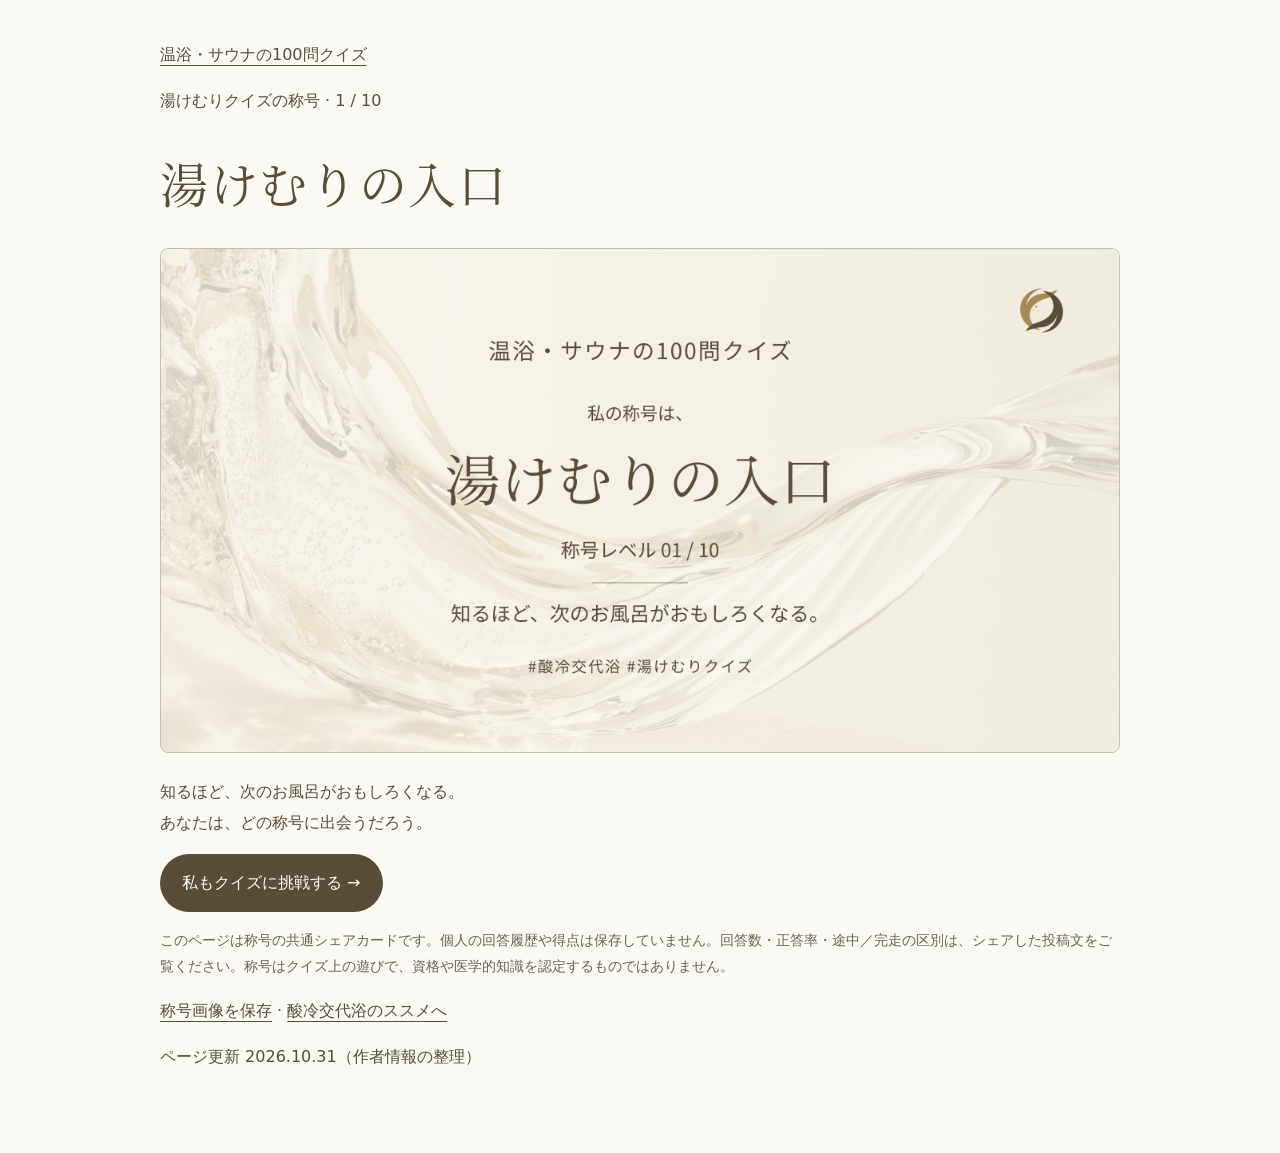
<file: quiz-results/01.html>
<!doctype html>
<html lang="ja" prefix="og: https://ogp.me/ns#"><head>
<meta charset="utf-8"><meta name="viewport" content="width=device-width,initial-scale=1">
<title>称号「湯けむりの入口」｜湯けむりクイズ</title>
<meta name="description" content="温浴・サウナの100問クイズの称号「湯けむりの入口」。あなたはどの称号？10問から挑戦できます。"><meta name="robots" content="noindex,follow">
<link rel="canonical" href="https://djnaoyaman.github.io/sanreikotaiyoku/quiz-results/01.html"><link rel="icon" href="../favicon.ico">
<meta property="og:type" content="website"><meta property="og:locale" content="ja_JP">
<meta property="og:site_name" content="#酸冷交代浴のススメ"><meta property="og:title" content="称号「湯けむりの入口」｜湯けむりクイズ">
<meta property="og:description" content="温浴・サウナの100問クイズの称号「湯けむりの入口」。あなたはどの称号？10問から挑戦できます。"><meta property="og:url" content="https://djnaoyaman.github.io/sanreikotaiyoku/quiz-results/01.html">
<meta property="og:image" content="https://djnaoyaman.github.io/sanreikotaiyoku/assets/quiz-results/rank-01-20261030.png"><meta property="og:image:secure_url" content="https://djnaoyaman.github.io/sanreikotaiyoku/assets/quiz-results/rank-01-20261030.png">
<meta property="og:image:type" content="image/png"><meta property="og:image:width" content="1200"><meta property="og:image:height" content="630">
<meta property="og:image:alt" content="称号「湯けむりの入口」。10段階の第1段階。温浴・サウナの100問クイズ。">
<meta name="twitter:card" content="summary_large_image"><meta name="twitter:title" content="称号「湯けむりの入口」｜湯けむりクイズ">
<meta name="twitter:description" content="温浴・サウナの100問クイズの称号「湯けむりの入口」。あなたはどの称号？10問から挑戦できます。"><meta name="twitter:image" content="https://djnaoyaman.github.io/sanreikotaiyoku/assets/quiz-results/rank-01-20261030.png">
<meta name="twitter:image:alt" content="称号「湯けむりの入口」。10段階の第1段階。">
<style>*{box-sizing:border-box}body{margin:0;background:#f6f4ef;color:#16271e;font-family:system-ui,sans-serif;line-height:1.9}main{max-width:1000px;margin:auto;padding:40px 20px 64px}a{color:inherit;text-underline-offset:5px}h1{font-size:clamp(1.7rem,5vw,3rem);line-height:1.4}.card{width:100%;height:auto;display:block;border:1px solid #b6c4ba;margin:24px 0}.button{display:inline-block;padding:14px 22px;background:#16271e;color:#fff;text-decoration:none;font-weight:700;min-height:48px}.note{font-size:.85rem;color:#4d5d52}a:focus-visible{outline:3px solid #8a5934;outline-offset:5px}</style>
<link rel="stylesheet" href="../assets/sanrei-maison.css?v=20261030-1">
<script async src="https://www.googletagmanager.com/gtag/js?id=G-NX6NQN9RZ1"></script>
<script>
  window.dataLayer = window.dataLayer || [];
  function gtag() { window.dataLayer.push(arguments); }
  gtag('js', new Date());
  gtag('config', 'G-NX6NQN9RZ1');
</script>
</head><body><main><a href="../quiz.html">温浴・サウナの100問クイズ</a><p>湯けむりクイズの称号 · 1 / 10</p><h1>湯けむりの入口</h1>
<img class="card" src="../assets/quiz-results/rank-01-20261030.png" width="1200" height="630" alt="称号「湯けむりの入口」のシェアカード">
<p>知るほど、次のお風呂がおもしろくなる。<br>あなたは、どの称号に出会うだろう。</p>
<p><a class="button" href="../quiz.html#quiz-app">私もクイズに挑戦する →</a></p>
<p class="note">このページは称号の共通シェアカードです。個人の回答履歴や得点は保存していません。回答数・正答率・途中／完走の区別は、シェアした投稿文をご覧ください。称号はクイズ上の遊びで、資格や医学的知識を認定するものではありません。</p>
<p><a href="../assets/quiz-results/rank-01-20261030.png" download="yukemuri-01.png">称号画像を保存</a> · <a href="../">酸冷交代浴のススメへ</a></p>
<p class="site-updated">ページ更新 <time datetime="2026-10-31">2026.10.31（作者情報の整理）</time></p></main></body></html>
</file>
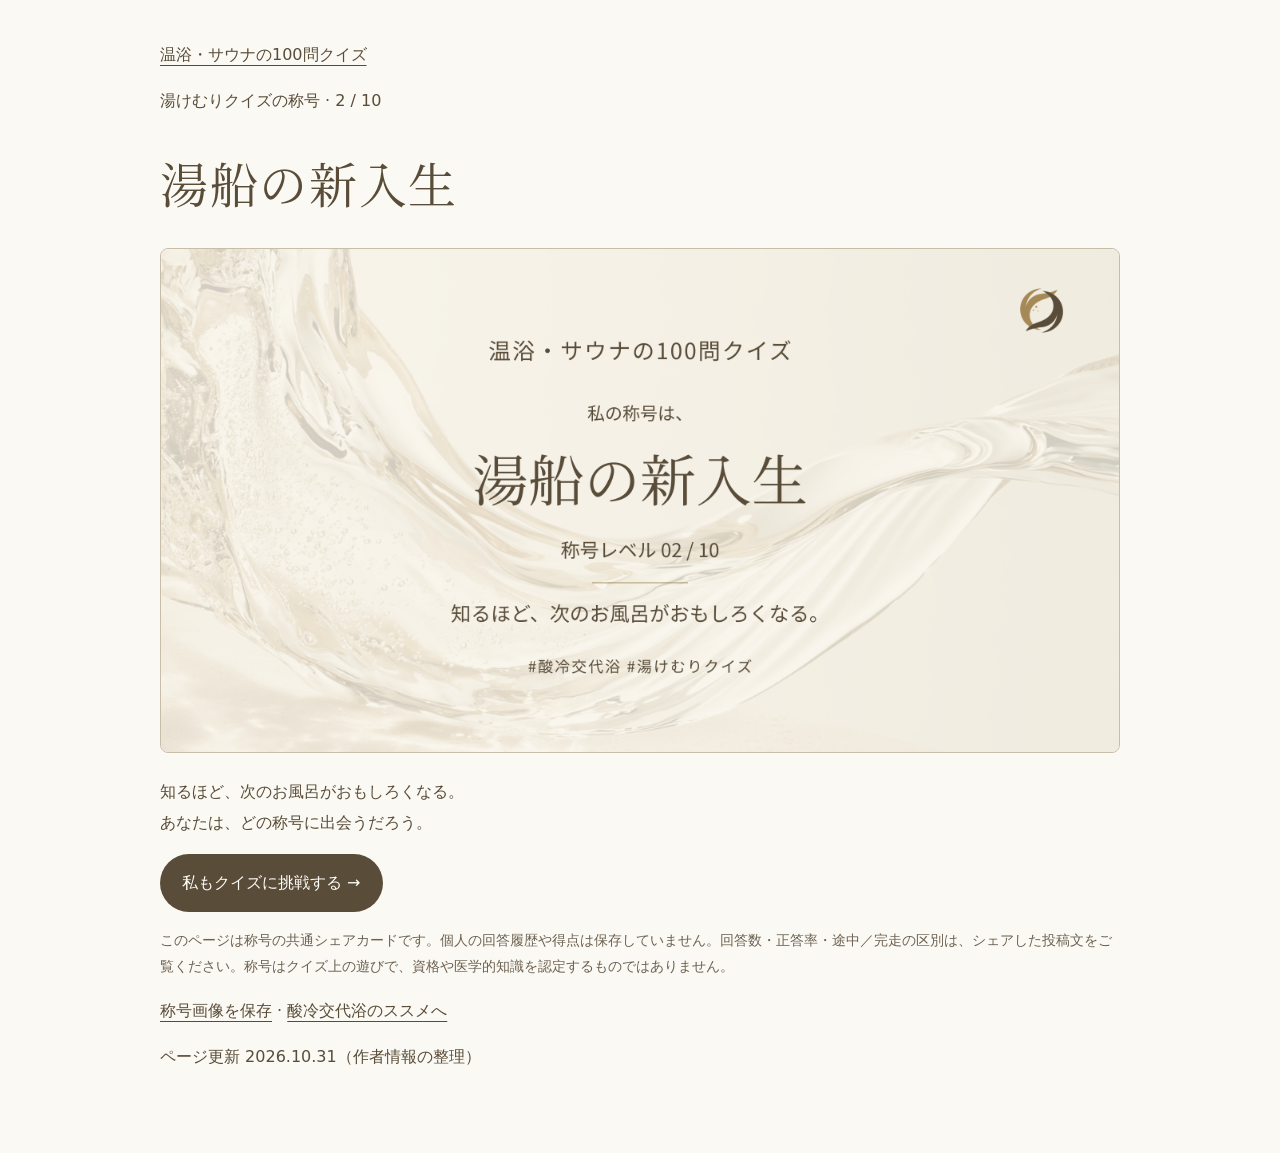
<file: quiz-results/02.html>
<!doctype html>
<html lang="ja" prefix="og: https://ogp.me/ns#"><head>
<meta charset="utf-8"><meta name="viewport" content="width=device-width,initial-scale=1">
<title>称号「湯船の新入生」｜湯けむりクイズ</title>
<meta name="description" content="温浴・サウナの100問クイズの称号「湯船の新入生」。あなたはどの称号？10問から挑戦できます。"><meta name="robots" content="noindex,follow">
<link rel="canonical" href="https://djnaoyaman.github.io/sanreikotaiyoku/quiz-results/02.html"><link rel="icon" href="../favicon.ico">
<meta property="og:type" content="website"><meta property="og:locale" content="ja_JP">
<meta property="og:site_name" content="#酸冷交代浴のススメ"><meta property="og:title" content="称号「湯船の新入生」｜湯けむりクイズ">
<meta property="og:description" content="温浴・サウナの100問クイズの称号「湯船の新入生」。あなたはどの称号？10問から挑戦できます。"><meta property="og:url" content="https://djnaoyaman.github.io/sanreikotaiyoku/quiz-results/02.html">
<meta property="og:image" content="https://djnaoyaman.github.io/sanreikotaiyoku/assets/quiz-results/rank-02-20261030.png"><meta property="og:image:secure_url" content="https://djnaoyaman.github.io/sanreikotaiyoku/assets/quiz-results/rank-02-20261030.png">
<meta property="og:image:type" content="image/png"><meta property="og:image:width" content="1200"><meta property="og:image:height" content="630">
<meta property="og:image:alt" content="称号「湯船の新入生」。10段階の第2段階。温浴・サウナの100問クイズ。">
<meta name="twitter:card" content="summary_large_image"><meta name="twitter:title" content="称号「湯船の新入生」｜湯けむりクイズ">
<meta name="twitter:description" content="温浴・サウナの100問クイズの称号「湯船の新入生」。あなたはどの称号？10問から挑戦できます。"><meta name="twitter:image" content="https://djnaoyaman.github.io/sanreikotaiyoku/assets/quiz-results/rank-02-20261030.png">
<meta name="twitter:image:alt" content="称号「湯船の新入生」。10段階の第2段階。">
<style>*{box-sizing:border-box}body{margin:0;background:#f6f4ef;color:#16271e;font-family:system-ui,sans-serif;line-height:1.9}main{max-width:1000px;margin:auto;padding:40px 20px 64px}a{color:inherit;text-underline-offset:5px}h1{font-size:clamp(1.7rem,5vw,3rem);line-height:1.4}.card{width:100%;height:auto;display:block;border:1px solid #b6c4ba;margin:24px 0}.button{display:inline-block;padding:14px 22px;background:#16271e;color:#fff;text-decoration:none;font-weight:700;min-height:48px}.note{font-size:.85rem;color:#4d5d52}a:focus-visible{outline:3px solid #8a5934;outline-offset:5px}</style>
<link rel="stylesheet" href="../assets/sanrei-maison.css?v=20261030-1">
<script async src="https://www.googletagmanager.com/gtag/js?id=G-NX6NQN9RZ1"></script>
<script>
  window.dataLayer = window.dataLayer || [];
  function gtag() { window.dataLayer.push(arguments); }
  gtag('js', new Date());
  gtag('config', 'G-NX6NQN9RZ1');
</script>
</head><body><main><a href="../quiz.html">温浴・サウナの100問クイズ</a><p>湯けむりクイズの称号 · 2 / 10</p><h1>湯船の新入生</h1>
<img class="card" src="../assets/quiz-results/rank-02-20261030.png" width="1200" height="630" alt="称号「湯船の新入生」のシェアカード">
<p>知るほど、次のお風呂がおもしろくなる。<br>あなたは、どの称号に出会うだろう。</p>
<p><a class="button" href="../quiz.html#quiz-app">私もクイズに挑戦する →</a></p>
<p class="note">このページは称号の共通シェアカードです。個人の回答履歴や得点は保存していません。回答数・正答率・途中／完走の区別は、シェアした投稿文をご覧ください。称号はクイズ上の遊びで、資格や医学的知識を認定するものではありません。</p>
<p><a href="../assets/quiz-results/rank-02-20261030.png" download="yukemuri-02.png">称号画像を保存</a> · <a href="../">酸冷交代浴のススメへ</a></p>
<p class="site-updated">ページ更新 <time datetime="2026-10-31">2026.10.31（作者情報の整理）</time></p></main></body></html>
</file>
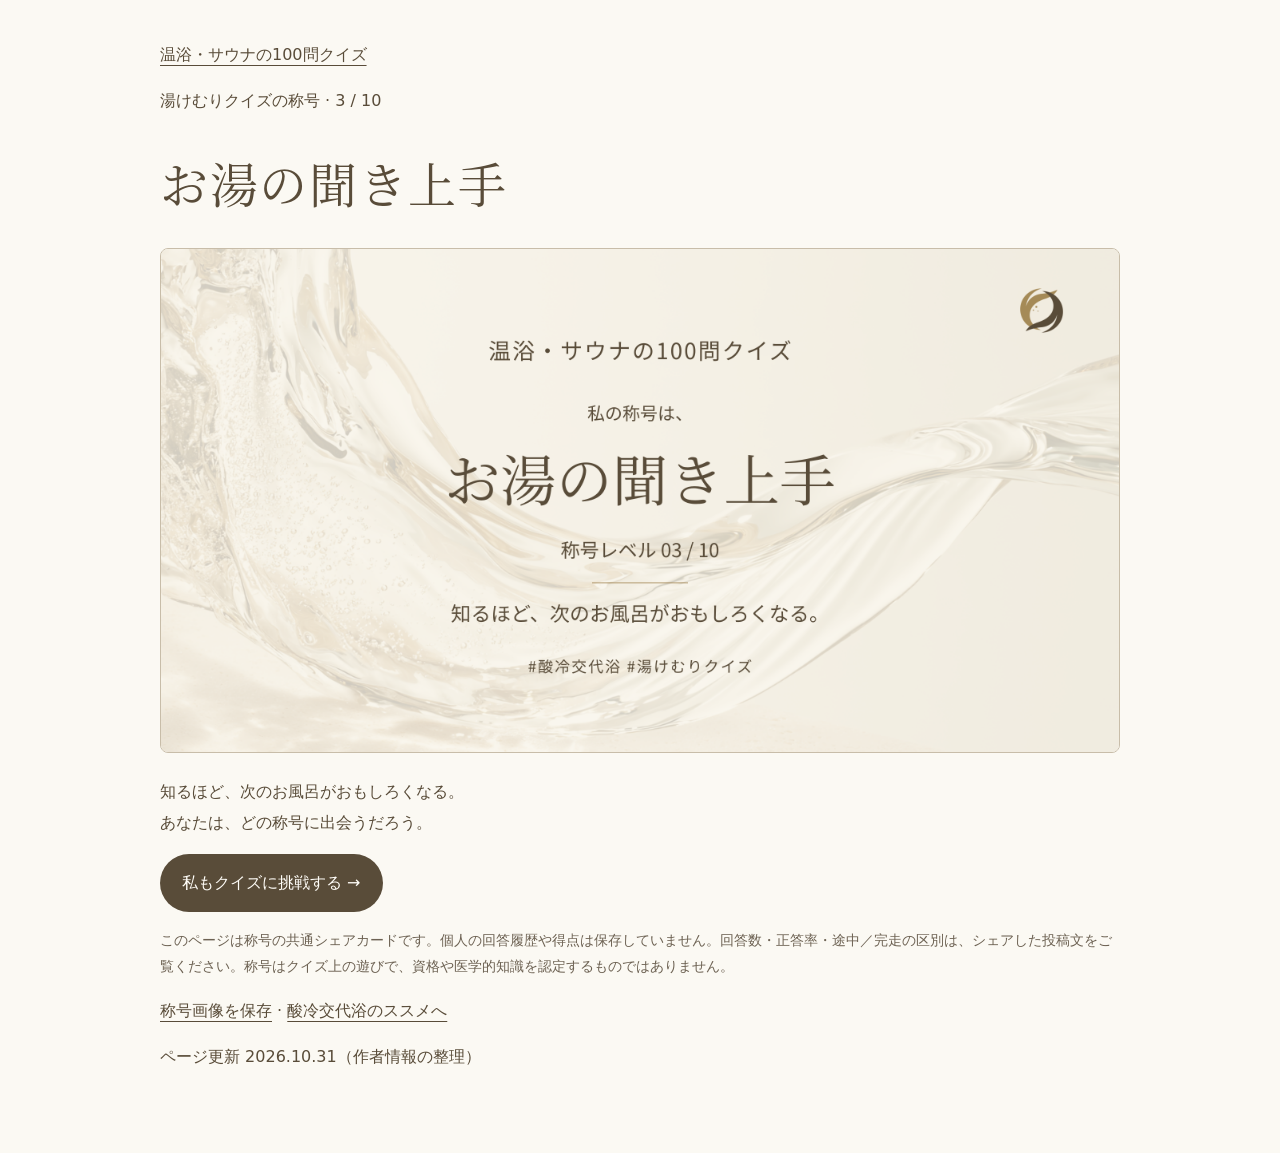
<file: quiz-results/03.html>
<!doctype html>
<html lang="ja" prefix="og: https://ogp.me/ns#"><head>
<meta charset="utf-8"><meta name="viewport" content="width=device-width,initial-scale=1">
<title>称号「お湯の聞き上手」｜湯けむりクイズ</title>
<meta name="description" content="温浴・サウナの100問クイズの称号「お湯の聞き上手」。あなたはどの称号？10問から挑戦できます。"><meta name="robots" content="noindex,follow">
<link rel="canonical" href="https://djnaoyaman.github.io/sanreikotaiyoku/quiz-results/03.html"><link rel="icon" href="../favicon.ico">
<meta property="og:type" content="website"><meta property="og:locale" content="ja_JP">
<meta property="og:site_name" content="#酸冷交代浴のススメ"><meta property="og:title" content="称号「お湯の聞き上手」｜湯けむりクイズ">
<meta property="og:description" content="温浴・サウナの100問クイズの称号「お湯の聞き上手」。あなたはどの称号？10問から挑戦できます。"><meta property="og:url" content="https://djnaoyaman.github.io/sanreikotaiyoku/quiz-results/03.html">
<meta property="og:image" content="https://djnaoyaman.github.io/sanreikotaiyoku/assets/quiz-results/rank-03-20261030.png"><meta property="og:image:secure_url" content="https://djnaoyaman.github.io/sanreikotaiyoku/assets/quiz-results/rank-03-20261030.png">
<meta property="og:image:type" content="image/png"><meta property="og:image:width" content="1200"><meta property="og:image:height" content="630">
<meta property="og:image:alt" content="称号「お湯の聞き上手」。10段階の第3段階。温浴・サウナの100問クイズ。">
<meta name="twitter:card" content="summary_large_image"><meta name="twitter:title" content="称号「お湯の聞き上手」｜湯けむりクイズ">
<meta name="twitter:description" content="温浴・サウナの100問クイズの称号「お湯の聞き上手」。あなたはどの称号？10問から挑戦できます。"><meta name="twitter:image" content="https://djnaoyaman.github.io/sanreikotaiyoku/assets/quiz-results/rank-03-20261030.png">
<meta name="twitter:image:alt" content="称号「お湯の聞き上手」。10段階の第3段階。">
<style>*{box-sizing:border-box}body{margin:0;background:#f6f4ef;color:#16271e;font-family:system-ui,sans-serif;line-height:1.9}main{max-width:1000px;margin:auto;padding:40px 20px 64px}a{color:inherit;text-underline-offset:5px}h1{font-size:clamp(1.7rem,5vw,3rem);line-height:1.4}.card{width:100%;height:auto;display:block;border:1px solid #b6c4ba;margin:24px 0}.button{display:inline-block;padding:14px 22px;background:#16271e;color:#fff;text-decoration:none;font-weight:700;min-height:48px}.note{font-size:.85rem;color:#4d5d52}a:focus-visible{outline:3px solid #8a5934;outline-offset:5px}</style>
<link rel="stylesheet" href="../assets/sanrei-maison.css?v=20261030-1">
<script async src="https://www.googletagmanager.com/gtag/js?id=G-NX6NQN9RZ1"></script>
<script>
  window.dataLayer = window.dataLayer || [];
  function gtag() { window.dataLayer.push(arguments); }
  gtag('js', new Date());
  gtag('config', 'G-NX6NQN9RZ1');
</script>
</head><body><main><a href="../quiz.html">温浴・サウナの100問クイズ</a><p>湯けむりクイズの称号 · 3 / 10</p><h1>お湯の聞き上手</h1>
<img class="card" src="../assets/quiz-results/rank-03-20261030.png" width="1200" height="630" alt="称号「お湯の聞き上手」のシェアカード">
<p>知るほど、次のお風呂がおもしろくなる。<br>あなたは、どの称号に出会うだろう。</p>
<p><a class="button" href="../quiz.html#quiz-app">私もクイズに挑戦する →</a></p>
<p class="note">このページは称号の共通シェアカードです。個人の回答履歴や得点は保存していません。回答数・正答率・途中／完走の区別は、シェアした投稿文をご覧ください。称号はクイズ上の遊びで、資格や医学的知識を認定するものではありません。</p>
<p><a href="../assets/quiz-results/rank-03-20261030.png" download="yukemuri-03.png">称号画像を保存</a> · <a href="../">酸冷交代浴のススメへ</a></p>
<p class="site-updated">ページ更新 <time datetime="2026-10-31">2026.10.31（作者情報の整理）</time></p></main></body></html>
</file>
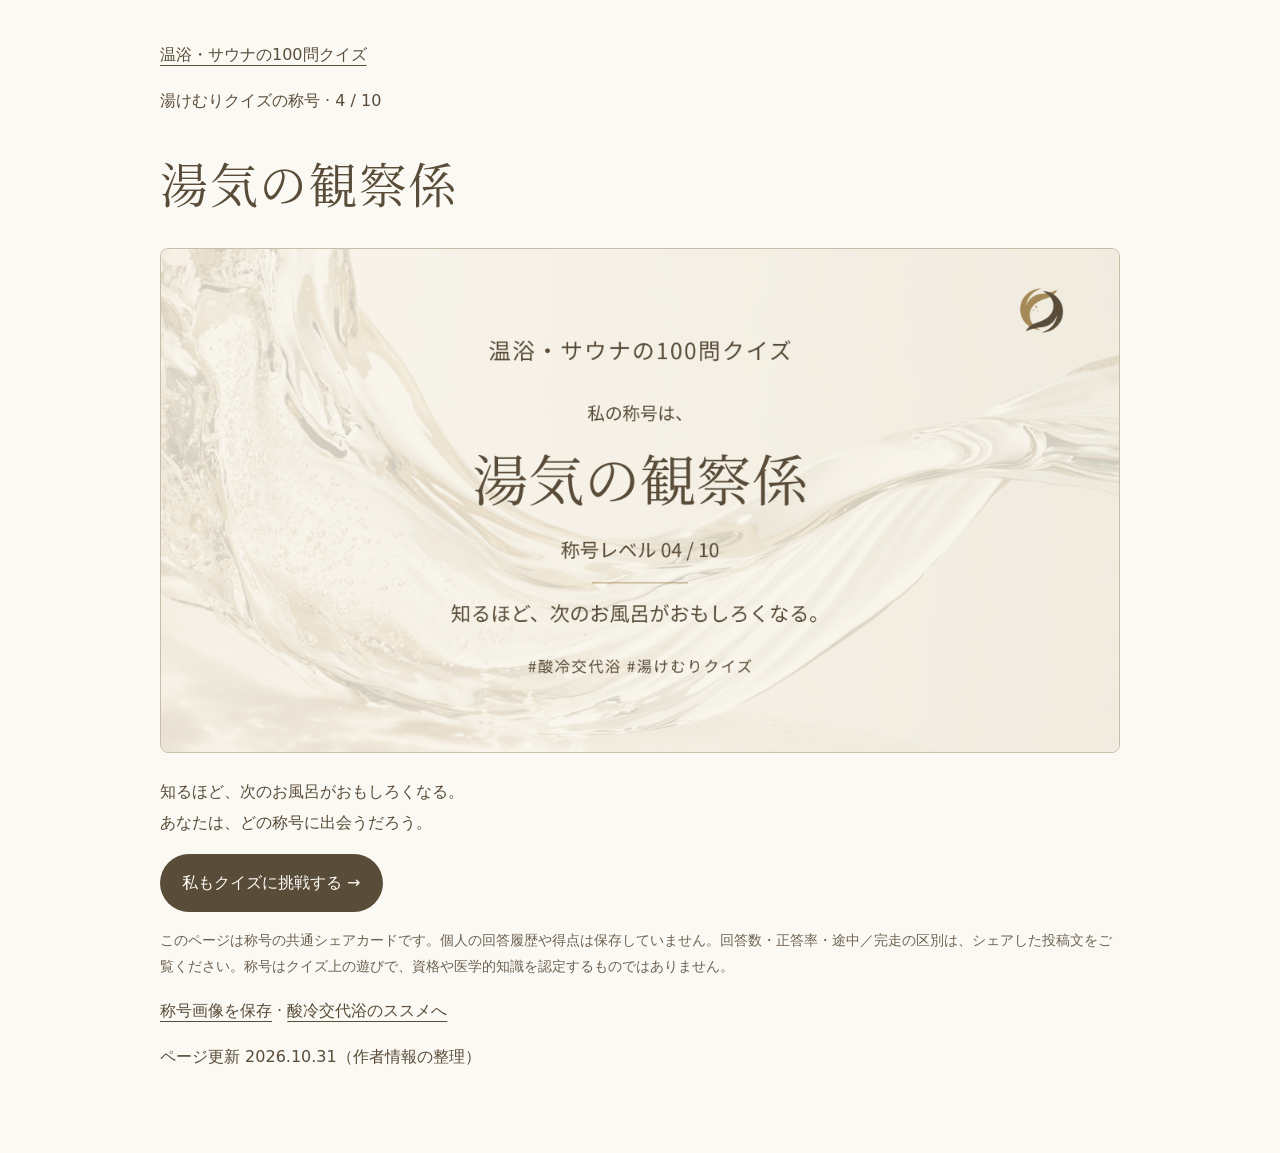
<file: quiz-results/04.html>
<!doctype html>
<html lang="ja" prefix="og: https://ogp.me/ns#"><head>
<meta charset="utf-8"><meta name="viewport" content="width=device-width,initial-scale=1">
<title>称号「湯気の観察係」｜湯けむりクイズ</title>
<meta name="description" content="温浴・サウナの100問クイズの称号「湯気の観察係」。あなたはどの称号？10問から挑戦できます。"><meta name="robots" content="noindex,follow">
<link rel="canonical" href="https://djnaoyaman.github.io/sanreikotaiyoku/quiz-results/04.html"><link rel="icon" href="../favicon.ico">
<meta property="og:type" content="website"><meta property="og:locale" content="ja_JP">
<meta property="og:site_name" content="#酸冷交代浴のススメ"><meta property="og:title" content="称号「湯気の観察係」｜湯けむりクイズ">
<meta property="og:description" content="温浴・サウナの100問クイズの称号「湯気の観察係」。あなたはどの称号？10問から挑戦できます。"><meta property="og:url" content="https://djnaoyaman.github.io/sanreikotaiyoku/quiz-results/04.html">
<meta property="og:image" content="https://djnaoyaman.github.io/sanreikotaiyoku/assets/quiz-results/rank-04-20261030.png"><meta property="og:image:secure_url" content="https://djnaoyaman.github.io/sanreikotaiyoku/assets/quiz-results/rank-04-20261030.png">
<meta property="og:image:type" content="image/png"><meta property="og:image:width" content="1200"><meta property="og:image:height" content="630">
<meta property="og:image:alt" content="称号「湯気の観察係」。10段階の第4段階。温浴・サウナの100問クイズ。">
<meta name="twitter:card" content="summary_large_image"><meta name="twitter:title" content="称号「湯気の観察係」｜湯けむりクイズ">
<meta name="twitter:description" content="温浴・サウナの100問クイズの称号「湯気の観察係」。あなたはどの称号？10問から挑戦できます。"><meta name="twitter:image" content="https://djnaoyaman.github.io/sanreikotaiyoku/assets/quiz-results/rank-04-20261030.png">
<meta name="twitter:image:alt" content="称号「湯気の観察係」。10段階の第4段階。">
<style>*{box-sizing:border-box}body{margin:0;background:#f6f4ef;color:#16271e;font-family:system-ui,sans-serif;line-height:1.9}main{max-width:1000px;margin:auto;padding:40px 20px 64px}a{color:inherit;text-underline-offset:5px}h1{font-size:clamp(1.7rem,5vw,3rem);line-height:1.4}.card{width:100%;height:auto;display:block;border:1px solid #b6c4ba;margin:24px 0}.button{display:inline-block;padding:14px 22px;background:#16271e;color:#fff;text-decoration:none;font-weight:700;min-height:48px}.note{font-size:.85rem;color:#4d5d52}a:focus-visible{outline:3px solid #8a5934;outline-offset:5px}</style>
<link rel="stylesheet" href="../assets/sanrei-maison.css?v=20261030-1">
<script async src="https://www.googletagmanager.com/gtag/js?id=G-NX6NQN9RZ1"></script>
<script>
  window.dataLayer = window.dataLayer || [];
  function gtag() { window.dataLayer.push(arguments); }
  gtag('js', new Date());
  gtag('config', 'G-NX6NQN9RZ1');
</script>
</head><body><main><a href="../quiz.html">温浴・サウナの100問クイズ</a><p>湯けむりクイズの称号 · 4 / 10</p><h1>湯気の観察係</h1>
<img class="card" src="../assets/quiz-results/rank-04-20261030.png" width="1200" height="630" alt="称号「湯気の観察係」のシェアカード">
<p>知るほど、次のお風呂がおもしろくなる。<br>あなたは、どの称号に出会うだろう。</p>
<p><a class="button" href="../quiz.html#quiz-app">私もクイズに挑戦する →</a></p>
<p class="note">このページは称号の共通シェアカードです。個人の回答履歴や得点は保存していません。回答数・正答率・途中／完走の区別は、シェアした投稿文をご覧ください。称号はクイズ上の遊びで、資格や医学的知識を認定するものではありません。</p>
<p><a href="../assets/quiz-results/rank-04-20261030.png" download="yukemuri-04.png">称号画像を保存</a> · <a href="../">酸冷交代浴のススメへ</a></p>
<p class="site-updated">ページ更新 <time datetime="2026-10-31">2026.10.31（作者情報の整理）</time></p></main></body></html>
</file>
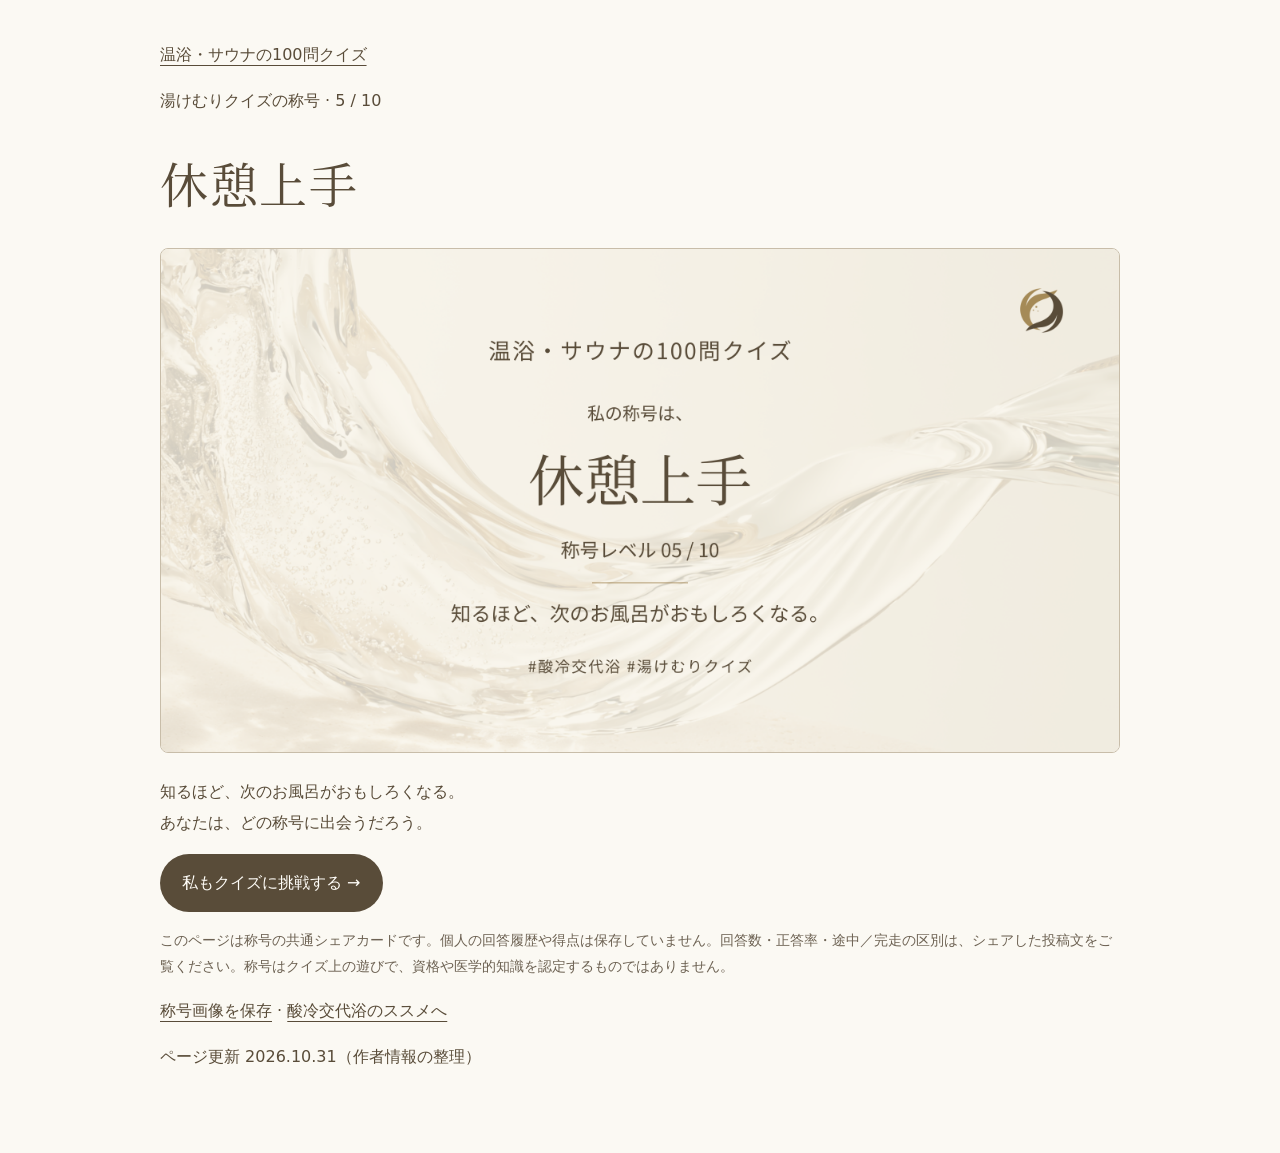
<file: quiz-results/05.html>
<!doctype html>
<html lang="ja" prefix="og: https://ogp.me/ns#"><head>
<meta charset="utf-8"><meta name="viewport" content="width=device-width,initial-scale=1">
<title>称号「休憩上手」｜湯けむりクイズ</title>
<meta name="description" content="温浴・サウナの100問クイズの称号「休憩上手」。あなたはどの称号？10問から挑戦できます。"><meta name="robots" content="noindex,follow">
<link rel="canonical" href="https://djnaoyaman.github.io/sanreikotaiyoku/quiz-results/05.html"><link rel="icon" href="../favicon.ico">
<meta property="og:type" content="website"><meta property="og:locale" content="ja_JP">
<meta property="og:site_name" content="#酸冷交代浴のススメ"><meta property="og:title" content="称号「休憩上手」｜湯けむりクイズ">
<meta property="og:description" content="温浴・サウナの100問クイズの称号「休憩上手」。あなたはどの称号？10問から挑戦できます。"><meta property="og:url" content="https://djnaoyaman.github.io/sanreikotaiyoku/quiz-results/05.html">
<meta property="og:image" content="https://djnaoyaman.github.io/sanreikotaiyoku/assets/quiz-results/rank-05-20261030.png"><meta property="og:image:secure_url" content="https://djnaoyaman.github.io/sanreikotaiyoku/assets/quiz-results/rank-05-20261030.png">
<meta property="og:image:type" content="image/png"><meta property="og:image:width" content="1200"><meta property="og:image:height" content="630">
<meta property="og:image:alt" content="称号「休憩上手」。10段階の第5段階。温浴・サウナの100問クイズ。">
<meta name="twitter:card" content="summary_large_image"><meta name="twitter:title" content="称号「休憩上手」｜湯けむりクイズ">
<meta name="twitter:description" content="温浴・サウナの100問クイズの称号「休憩上手」。あなたはどの称号？10問から挑戦できます。"><meta name="twitter:image" content="https://djnaoyaman.github.io/sanreikotaiyoku/assets/quiz-results/rank-05-20261030.png">
<meta name="twitter:image:alt" content="称号「休憩上手」。10段階の第5段階。">
<style>*{box-sizing:border-box}body{margin:0;background:#f6f4ef;color:#16271e;font-family:system-ui,sans-serif;line-height:1.9}main{max-width:1000px;margin:auto;padding:40px 20px 64px}a{color:inherit;text-underline-offset:5px}h1{font-size:clamp(1.7rem,5vw,3rem);line-height:1.4}.card{width:100%;height:auto;display:block;border:1px solid #b6c4ba;margin:24px 0}.button{display:inline-block;padding:14px 22px;background:#16271e;color:#fff;text-decoration:none;font-weight:700;min-height:48px}.note{font-size:.85rem;color:#4d5d52}a:focus-visible{outline:3px solid #8a5934;outline-offset:5px}</style>
<link rel="stylesheet" href="../assets/sanrei-maison.css?v=20261030-1">
<script async src="https://www.googletagmanager.com/gtag/js?id=G-NX6NQN9RZ1"></script>
<script>
  window.dataLayer = window.dataLayer || [];
  function gtag() { window.dataLayer.push(arguments); }
  gtag('js', new Date());
  gtag('config', 'G-NX6NQN9RZ1');
</script>
</head><body><main><a href="../quiz.html">温浴・サウナの100問クイズ</a><p>湯けむりクイズの称号 · 5 / 10</p><h1>休憩上手</h1>
<img class="card" src="../assets/quiz-results/rank-05-20261030.png" width="1200" height="630" alt="称号「休憩上手」のシェアカード">
<p>知るほど、次のお風呂がおもしろくなる。<br>あなたは、どの称号に出会うだろう。</p>
<p><a class="button" href="../quiz.html#quiz-app">私もクイズに挑戦する →</a></p>
<p class="note">このページは称号の共通シェアカードです。個人の回答履歴や得点は保存していません。回答数・正答率・途中／完走の区別は、シェアした投稿文をご覧ください。称号はクイズ上の遊びで、資格や医学的知識を認定するものではありません。</p>
<p><a href="../assets/quiz-results/rank-05-20261030.png" download="yukemuri-05.png">称号画像を保存</a> · <a href="../">酸冷交代浴のススメへ</a></p>
<p class="site-updated">ページ更新 <time datetime="2026-10-31">2026.10.31（作者情報の整理）</time></p></main></body></html>
</file>
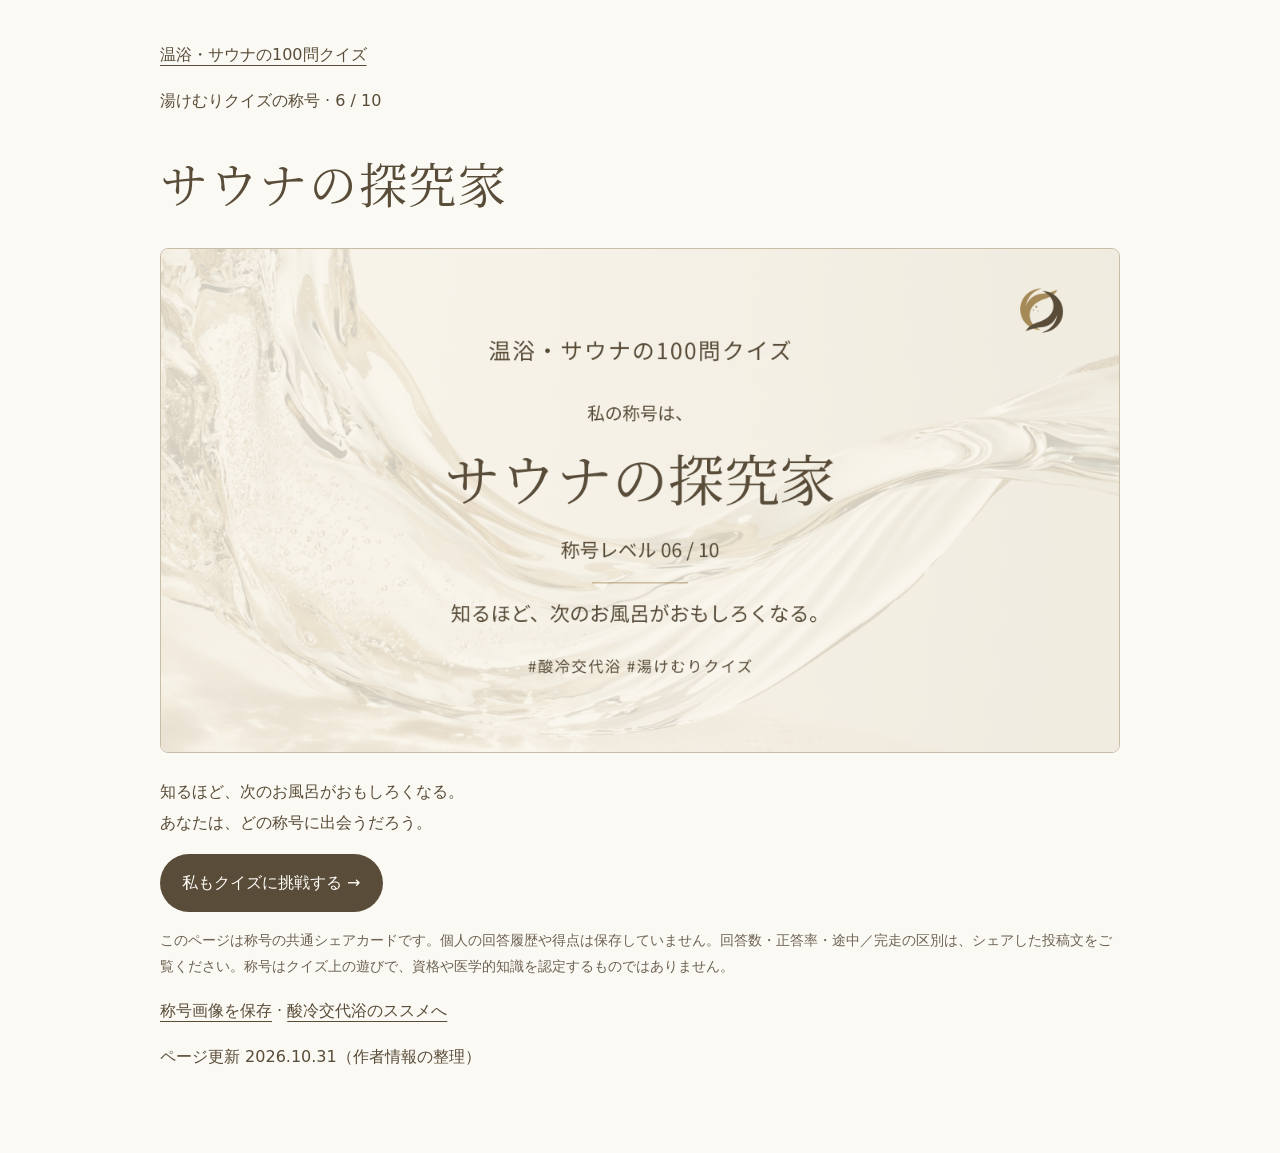
<file: quiz-results/06.html>
<!doctype html>
<html lang="ja" prefix="og: https://ogp.me/ns#"><head>
<meta charset="utf-8"><meta name="viewport" content="width=device-width,initial-scale=1">
<title>称号「サウナの探究家」｜湯けむりクイズ</title>
<meta name="description" content="温浴・サウナの100問クイズの称号「サウナの探究家」。あなたはどの称号？10問から挑戦できます。"><meta name="robots" content="noindex,follow">
<link rel="canonical" href="https://djnaoyaman.github.io/sanreikotaiyoku/quiz-results/06.html"><link rel="icon" href="../favicon.ico">
<meta property="og:type" content="website"><meta property="og:locale" content="ja_JP">
<meta property="og:site_name" content="#酸冷交代浴のススメ"><meta property="og:title" content="称号「サウナの探究家」｜湯けむりクイズ">
<meta property="og:description" content="温浴・サウナの100問クイズの称号「サウナの探究家」。あなたはどの称号？10問から挑戦できます。"><meta property="og:url" content="https://djnaoyaman.github.io/sanreikotaiyoku/quiz-results/06.html">
<meta property="og:image" content="https://djnaoyaman.github.io/sanreikotaiyoku/assets/quiz-results/rank-06-20261030.png"><meta property="og:image:secure_url" content="https://djnaoyaman.github.io/sanreikotaiyoku/assets/quiz-results/rank-06-20261030.png">
<meta property="og:image:type" content="image/png"><meta property="og:image:width" content="1200"><meta property="og:image:height" content="630">
<meta property="og:image:alt" content="称号「サウナの探究家」。10段階の第6段階。温浴・サウナの100問クイズ。">
<meta name="twitter:card" content="summary_large_image"><meta name="twitter:title" content="称号「サウナの探究家」｜湯けむりクイズ">
<meta name="twitter:description" content="温浴・サウナの100問クイズの称号「サウナの探究家」。あなたはどの称号？10問から挑戦できます。"><meta name="twitter:image" content="https://djnaoyaman.github.io/sanreikotaiyoku/assets/quiz-results/rank-06-20261030.png">
<meta name="twitter:image:alt" content="称号「サウナの探究家」。10段階の第6段階。">
<style>*{box-sizing:border-box}body{margin:0;background:#f6f4ef;color:#16271e;font-family:system-ui,sans-serif;line-height:1.9}main{max-width:1000px;margin:auto;padding:40px 20px 64px}a{color:inherit;text-underline-offset:5px}h1{font-size:clamp(1.7rem,5vw,3rem);line-height:1.4}.card{width:100%;height:auto;display:block;border:1px solid #b6c4ba;margin:24px 0}.button{display:inline-block;padding:14px 22px;background:#16271e;color:#fff;text-decoration:none;font-weight:700;min-height:48px}.note{font-size:.85rem;color:#4d5d52}a:focus-visible{outline:3px solid #8a5934;outline-offset:5px}</style>
<link rel="stylesheet" href="../assets/sanrei-maison.css?v=20261030-1">
<script async src="https://www.googletagmanager.com/gtag/js?id=G-NX6NQN9RZ1"></script>
<script>
  window.dataLayer = window.dataLayer || [];
  function gtag() { window.dataLayer.push(arguments); }
  gtag('js', new Date());
  gtag('config', 'G-NX6NQN9RZ1');
</script>
</head><body><main><a href="../quiz.html">温浴・サウナの100問クイズ</a><p>湯けむりクイズの称号 · 6 / 10</p><h1>サウナの探究家</h1>
<img class="card" src="../assets/quiz-results/rank-06-20261030.png" width="1200" height="630" alt="称号「サウナの探究家」のシェアカード">
<p>知るほど、次のお風呂がおもしろくなる。<br>あなたは、どの称号に出会うだろう。</p>
<p><a class="button" href="../quiz.html#quiz-app">私もクイズに挑戦する →</a></p>
<p class="note">このページは称号の共通シェアカードです。個人の回答履歴や得点は保存していません。回答数・正答率・途中／完走の区別は、シェアした投稿文をご覧ください。称号はクイズ上の遊びで、資格や医学的知識を認定するものではありません。</p>
<p><a href="../assets/quiz-results/rank-06-20261030.png" download="yukemuri-06.png">称号画像を保存</a> · <a href="../">酸冷交代浴のススメへ</a></p>
<p class="site-updated">ページ更新 <time datetime="2026-10-31">2026.10.31（作者情報の整理）</time></p></main></body></html>
</file>
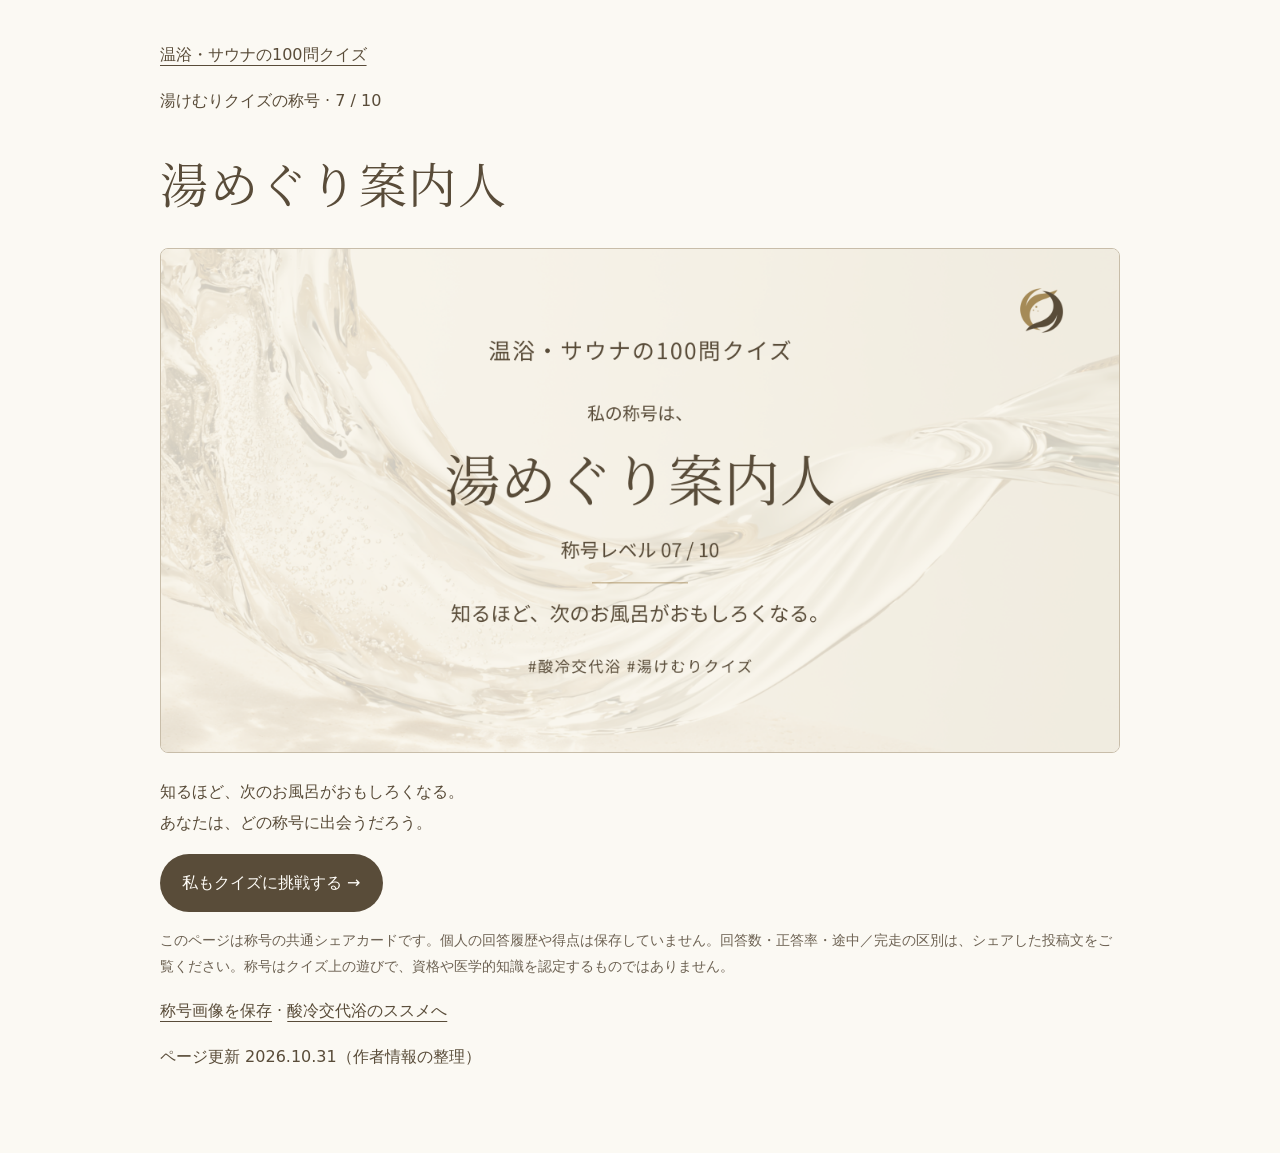
<file: quiz-results/07.html>
<!doctype html>
<html lang="ja" prefix="og: https://ogp.me/ns#"><head>
<meta charset="utf-8"><meta name="viewport" content="width=device-width,initial-scale=1">
<title>称号「湯めぐり案内人」｜湯けむりクイズ</title>
<meta name="description" content="温浴・サウナの100問クイズの称号「湯めぐり案内人」。あなたはどの称号？10問から挑戦できます。"><meta name="robots" content="noindex,follow">
<link rel="canonical" href="https://djnaoyaman.github.io/sanreikotaiyoku/quiz-results/07.html"><link rel="icon" href="../favicon.ico">
<meta property="og:type" content="website"><meta property="og:locale" content="ja_JP">
<meta property="og:site_name" content="#酸冷交代浴のススメ"><meta property="og:title" content="称号「湯めぐり案内人」｜湯けむりクイズ">
<meta property="og:description" content="温浴・サウナの100問クイズの称号「湯めぐり案内人」。あなたはどの称号？10問から挑戦できます。"><meta property="og:url" content="https://djnaoyaman.github.io/sanreikotaiyoku/quiz-results/07.html">
<meta property="og:image" content="https://djnaoyaman.github.io/sanreikotaiyoku/assets/quiz-results/rank-07-20261030.png"><meta property="og:image:secure_url" content="https://djnaoyaman.github.io/sanreikotaiyoku/assets/quiz-results/rank-07-20261030.png">
<meta property="og:image:type" content="image/png"><meta property="og:image:width" content="1200"><meta property="og:image:height" content="630">
<meta property="og:image:alt" content="称号「湯めぐり案内人」。10段階の第7段階。温浴・サウナの100問クイズ。">
<meta name="twitter:card" content="summary_large_image"><meta name="twitter:title" content="称号「湯めぐり案内人」｜湯けむりクイズ">
<meta name="twitter:description" content="温浴・サウナの100問クイズの称号「湯めぐり案内人」。あなたはどの称号？10問から挑戦できます。"><meta name="twitter:image" content="https://djnaoyaman.github.io/sanreikotaiyoku/assets/quiz-results/rank-07-20261030.png">
<meta name="twitter:image:alt" content="称号「湯めぐり案内人」。10段階の第7段階。">
<style>*{box-sizing:border-box}body{margin:0;background:#f6f4ef;color:#16271e;font-family:system-ui,sans-serif;line-height:1.9}main{max-width:1000px;margin:auto;padding:40px 20px 64px}a{color:inherit;text-underline-offset:5px}h1{font-size:clamp(1.7rem,5vw,3rem);line-height:1.4}.card{width:100%;height:auto;display:block;border:1px solid #b6c4ba;margin:24px 0}.button{display:inline-block;padding:14px 22px;background:#16271e;color:#fff;text-decoration:none;font-weight:700;min-height:48px}.note{font-size:.85rem;color:#4d5d52}a:focus-visible{outline:3px solid #8a5934;outline-offset:5px}</style>
<link rel="stylesheet" href="../assets/sanrei-maison.css?v=20261030-1">
<script async src="https://www.googletagmanager.com/gtag/js?id=G-NX6NQN9RZ1"></script>
<script>
  window.dataLayer = window.dataLayer || [];
  function gtag() { window.dataLayer.push(arguments); }
  gtag('js', new Date());
  gtag('config', 'G-NX6NQN9RZ1');
</script>
</head><body><main><a href="../quiz.html">温浴・サウナの100問クイズ</a><p>湯けむりクイズの称号 · 7 / 10</p><h1>湯めぐり案内人</h1>
<img class="card" src="../assets/quiz-results/rank-07-20261030.png" width="1200" height="630" alt="称号「湯めぐり案内人」のシェアカード">
<p>知るほど、次のお風呂がおもしろくなる。<br>あなたは、どの称号に出会うだろう。</p>
<p><a class="button" href="../quiz.html#quiz-app">私もクイズに挑戦する →</a></p>
<p class="note">このページは称号の共通シェアカードです。個人の回答履歴や得点は保存していません。回答数・正答率・途中／完走の区別は、シェアした投稿文をご覧ください。称号はクイズ上の遊びで、資格や医学的知識を認定するものではありません。</p>
<p><a href="../assets/quiz-results/rank-07-20261030.png" download="yukemuri-07.png">称号画像を保存</a> · <a href="../">酸冷交代浴のススメへ</a></p>
<p class="site-updated">ページ更新 <time datetime="2026-10-31">2026.10.31（作者情報の整理）</time></p></main></body></html>
</file>
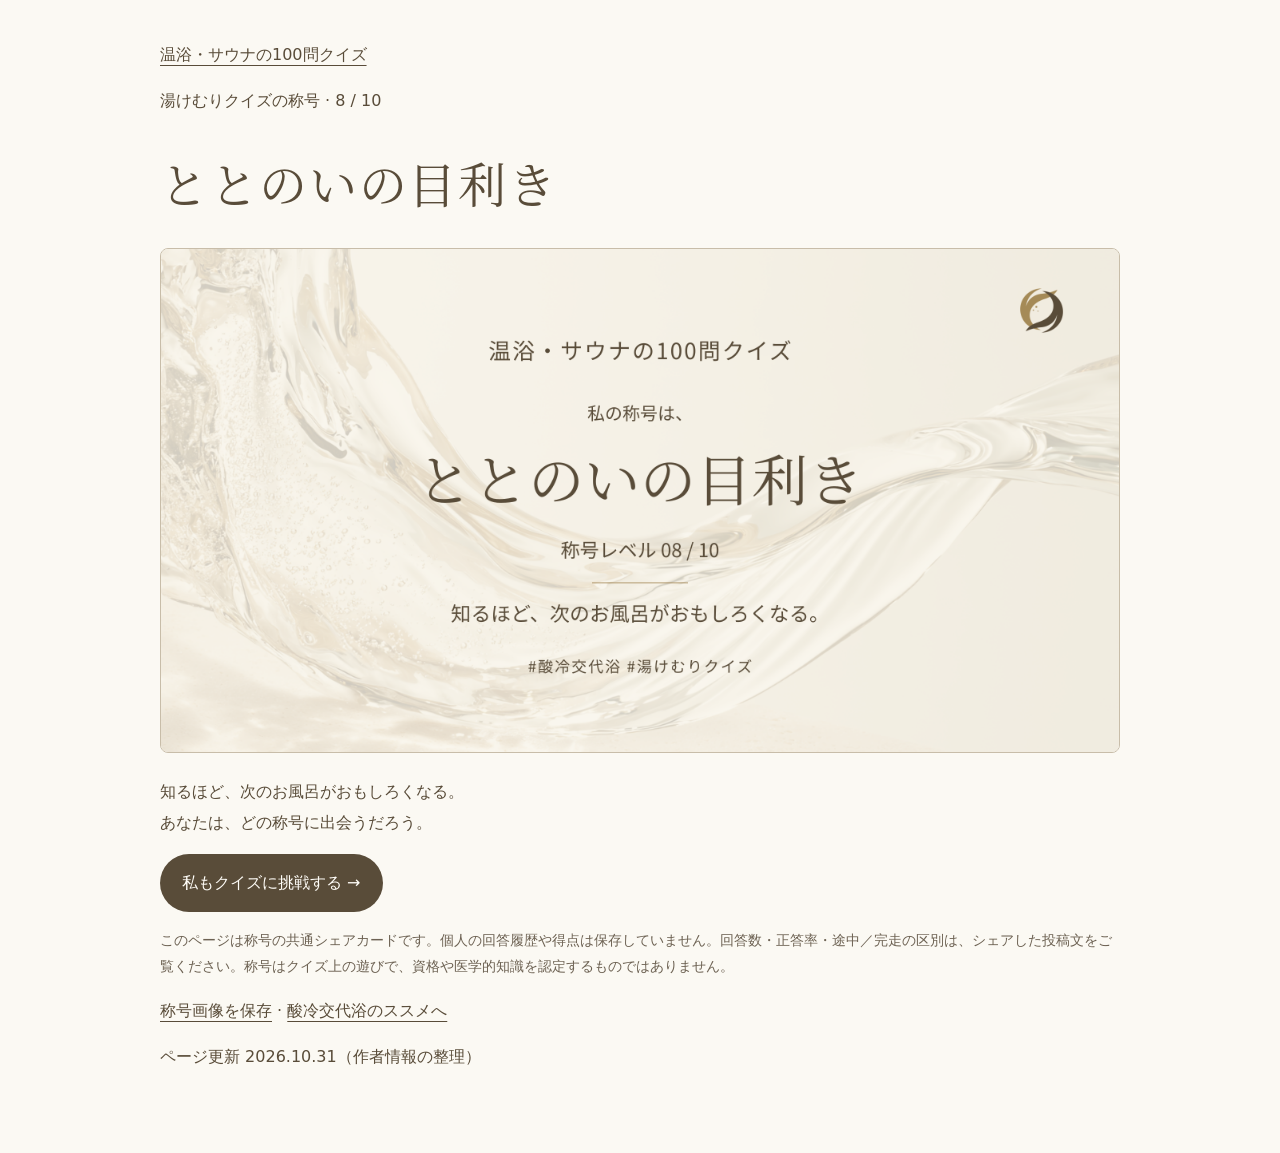
<file: quiz-results/08.html>
<!doctype html>
<html lang="ja" prefix="og: https://ogp.me/ns#"><head>
<meta charset="utf-8"><meta name="viewport" content="width=device-width,initial-scale=1">
<title>称号「ととのいの目利き」｜湯けむりクイズ</title>
<meta name="description" content="温浴・サウナの100問クイズの称号「ととのいの目利き」。あなたはどの称号？10問から挑戦できます。"><meta name="robots" content="noindex,follow">
<link rel="canonical" href="https://djnaoyaman.github.io/sanreikotaiyoku/quiz-results/08.html"><link rel="icon" href="../favicon.ico">
<meta property="og:type" content="website"><meta property="og:locale" content="ja_JP">
<meta property="og:site_name" content="#酸冷交代浴のススメ"><meta property="og:title" content="称号「ととのいの目利き」｜湯けむりクイズ">
<meta property="og:description" content="温浴・サウナの100問クイズの称号「ととのいの目利き」。あなたはどの称号？10問から挑戦できます。"><meta property="og:url" content="https://djnaoyaman.github.io/sanreikotaiyoku/quiz-results/08.html">
<meta property="og:image" content="https://djnaoyaman.github.io/sanreikotaiyoku/assets/quiz-results/rank-08-20261030.png"><meta property="og:image:secure_url" content="https://djnaoyaman.github.io/sanreikotaiyoku/assets/quiz-results/rank-08-20261030.png">
<meta property="og:image:type" content="image/png"><meta property="og:image:width" content="1200"><meta property="og:image:height" content="630">
<meta property="og:image:alt" content="称号「ととのいの目利き」。10段階の第8段階。温浴・サウナの100問クイズ。">
<meta name="twitter:card" content="summary_large_image"><meta name="twitter:title" content="称号「ととのいの目利き」｜湯けむりクイズ">
<meta name="twitter:description" content="温浴・サウナの100問クイズの称号「ととのいの目利き」。あなたはどの称号？10問から挑戦できます。"><meta name="twitter:image" content="https://djnaoyaman.github.io/sanreikotaiyoku/assets/quiz-results/rank-08-20261030.png">
<meta name="twitter:image:alt" content="称号「ととのいの目利き」。10段階の第8段階。">
<style>*{box-sizing:border-box}body{margin:0;background:#f6f4ef;color:#16271e;font-family:system-ui,sans-serif;line-height:1.9}main{max-width:1000px;margin:auto;padding:40px 20px 64px}a{color:inherit;text-underline-offset:5px}h1{font-size:clamp(1.7rem,5vw,3rem);line-height:1.4}.card{width:100%;height:auto;display:block;border:1px solid #b6c4ba;margin:24px 0}.button{display:inline-block;padding:14px 22px;background:#16271e;color:#fff;text-decoration:none;font-weight:700;min-height:48px}.note{font-size:.85rem;color:#4d5d52}a:focus-visible{outline:3px solid #8a5934;outline-offset:5px}</style>
<link rel="stylesheet" href="../assets/sanrei-maison.css?v=20261030-1">
<script async src="https://www.googletagmanager.com/gtag/js?id=G-NX6NQN9RZ1"></script>
<script>
  window.dataLayer = window.dataLayer || [];
  function gtag() { window.dataLayer.push(arguments); }
  gtag('js', new Date());
  gtag('config', 'G-NX6NQN9RZ1');
</script>
</head><body><main><a href="../quiz.html">温浴・サウナの100問クイズ</a><p>湯けむりクイズの称号 · 8 / 10</p><h1>ととのいの目利き</h1>
<img class="card" src="../assets/quiz-results/rank-08-20261030.png" width="1200" height="630" alt="称号「ととのいの目利き」のシェアカード">
<p>知るほど、次のお風呂がおもしろくなる。<br>あなたは、どの称号に出会うだろう。</p>
<p><a class="button" href="../quiz.html#quiz-app">私もクイズに挑戦する →</a></p>
<p class="note">このページは称号の共通シェアカードです。個人の回答履歴や得点は保存していません。回答数・正答率・途中／完走の区別は、シェアした投稿文をご覧ください。称号はクイズ上の遊びで、資格や医学的知識を認定するものではありません。</p>
<p><a href="../assets/quiz-results/rank-08-20261030.png" download="yukemuri-08.png">称号画像を保存</a> · <a href="../">酸冷交代浴のススメへ</a></p>
<p class="site-updated">ページ更新 <time datetime="2026-10-31">2026.10.31（作者情報の整理）</time></p></main></body></html>
</file>
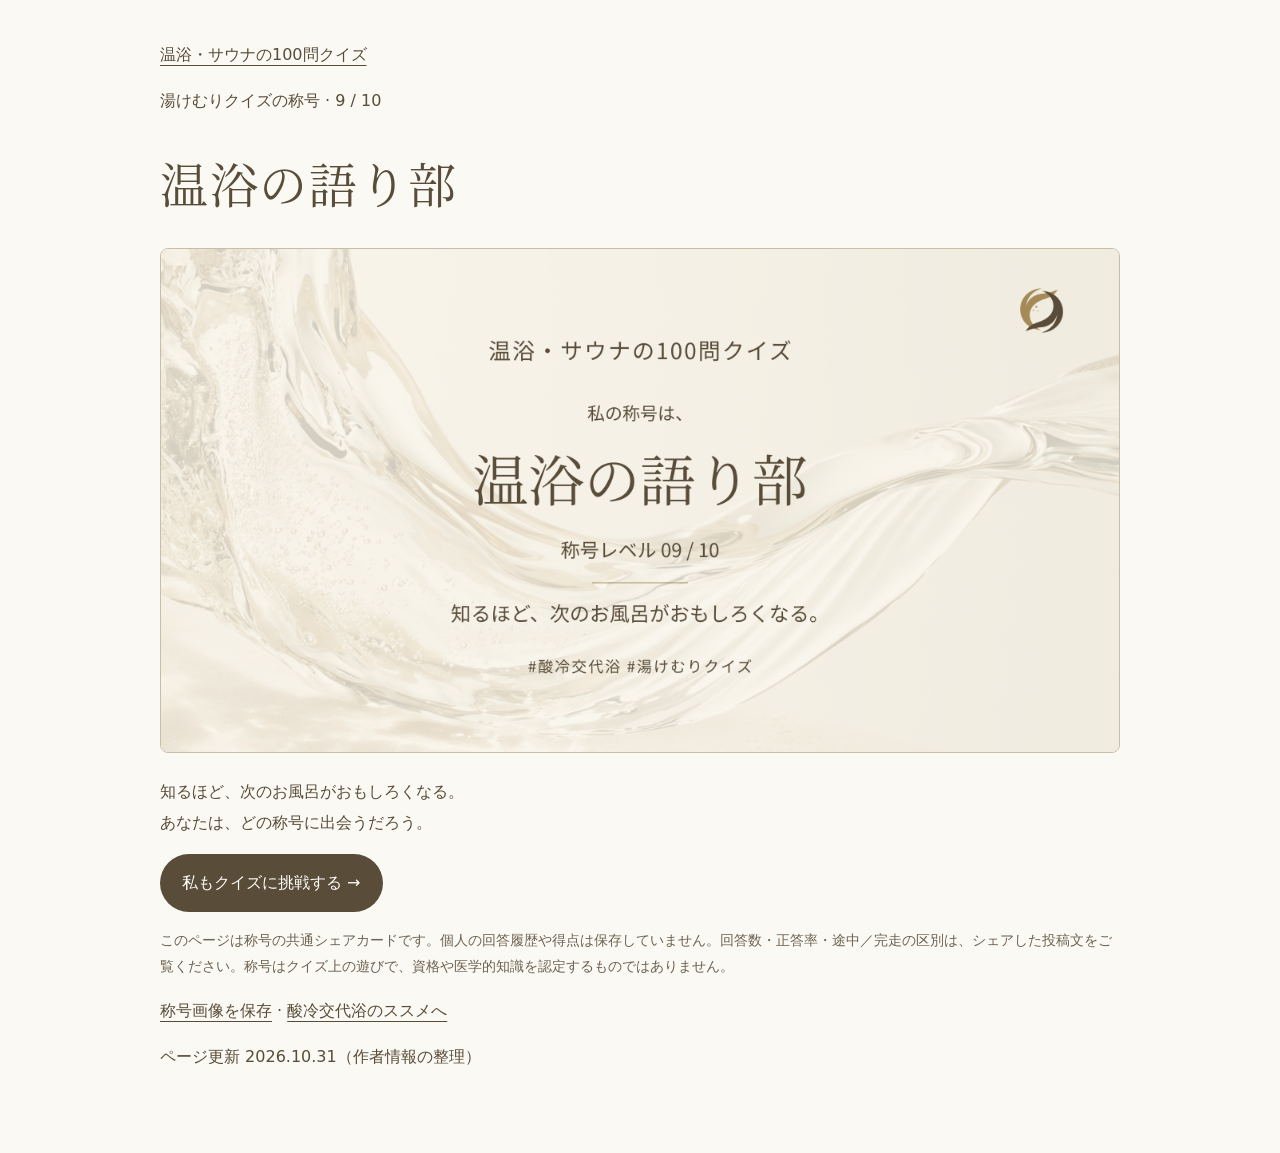
<file: quiz-results/09.html>
<!doctype html>
<html lang="ja" prefix="og: https://ogp.me/ns#"><head>
<meta charset="utf-8"><meta name="viewport" content="width=device-width,initial-scale=1">
<title>称号「温浴の語り部」｜湯けむりクイズ</title>
<meta name="description" content="温浴・サウナの100問クイズの称号「温浴の語り部」。あなたはどの称号？10問から挑戦できます。"><meta name="robots" content="noindex,follow">
<link rel="canonical" href="https://djnaoyaman.github.io/sanreikotaiyoku/quiz-results/09.html"><link rel="icon" href="../favicon.ico">
<meta property="og:type" content="website"><meta property="og:locale" content="ja_JP">
<meta property="og:site_name" content="#酸冷交代浴のススメ"><meta property="og:title" content="称号「温浴の語り部」｜湯けむりクイズ">
<meta property="og:description" content="温浴・サウナの100問クイズの称号「温浴の語り部」。あなたはどの称号？10問から挑戦できます。"><meta property="og:url" content="https://djnaoyaman.github.io/sanreikotaiyoku/quiz-results/09.html">
<meta property="og:image" content="https://djnaoyaman.github.io/sanreikotaiyoku/assets/quiz-results/rank-09-20261030.png"><meta property="og:image:secure_url" content="https://djnaoyaman.github.io/sanreikotaiyoku/assets/quiz-results/rank-09-20261030.png">
<meta property="og:image:type" content="image/png"><meta property="og:image:width" content="1200"><meta property="og:image:height" content="630">
<meta property="og:image:alt" content="称号「温浴の語り部」。10段階の第9段階。温浴・サウナの100問クイズ。">
<meta name="twitter:card" content="summary_large_image"><meta name="twitter:title" content="称号「温浴の語り部」｜湯けむりクイズ">
<meta name="twitter:description" content="温浴・サウナの100問クイズの称号「温浴の語り部」。あなたはどの称号？10問から挑戦できます。"><meta name="twitter:image" content="https://djnaoyaman.github.io/sanreikotaiyoku/assets/quiz-results/rank-09-20261030.png">
<meta name="twitter:image:alt" content="称号「温浴の語り部」。10段階の第9段階。">
<style>*{box-sizing:border-box}body{margin:0;background:#f6f4ef;color:#16271e;font-family:system-ui,sans-serif;line-height:1.9}main{max-width:1000px;margin:auto;padding:40px 20px 64px}a{color:inherit;text-underline-offset:5px}h1{font-size:clamp(1.7rem,5vw,3rem);line-height:1.4}.card{width:100%;height:auto;display:block;border:1px solid #b6c4ba;margin:24px 0}.button{display:inline-block;padding:14px 22px;background:#16271e;color:#fff;text-decoration:none;font-weight:700;min-height:48px}.note{font-size:.85rem;color:#4d5d52}a:focus-visible{outline:3px solid #8a5934;outline-offset:5px}</style>
<link rel="stylesheet" href="../assets/sanrei-maison.css?v=20261030-1">
<script async src="https://www.googletagmanager.com/gtag/js?id=G-NX6NQN9RZ1"></script>
<script>
  window.dataLayer = window.dataLayer || [];
  function gtag() { window.dataLayer.push(arguments); }
  gtag('js', new Date());
  gtag('config', 'G-NX6NQN9RZ1');
</script>
</head><body><main><a href="../quiz.html">温浴・サウナの100問クイズ</a><p>湯けむりクイズの称号 · 9 / 10</p><h1>温浴の語り部</h1>
<img class="card" src="../assets/quiz-results/rank-09-20261030.png" width="1200" height="630" alt="称号「温浴の語り部」のシェアカード">
<p>知るほど、次のお風呂がおもしろくなる。<br>あなたは、どの称号に出会うだろう。</p>
<p><a class="button" href="../quiz.html#quiz-app">私もクイズに挑戦する →</a></p>
<p class="note">このページは称号の共通シェアカードです。個人の回答履歴や得点は保存していません。回答数・正答率・途中／完走の区別は、シェアした投稿文をご覧ください。称号はクイズ上の遊びで、資格や医学的知識を認定するものではありません。</p>
<p><a href="../assets/quiz-results/rank-09-20261030.png" download="yukemuri-09.png">称号画像を保存</a> · <a href="../">酸冷交代浴のススメへ</a></p>
<p class="site-updated">ページ更新 <time datetime="2026-10-31">2026.10.31（作者情報の整理）</time></p></main></body></html>
</file>
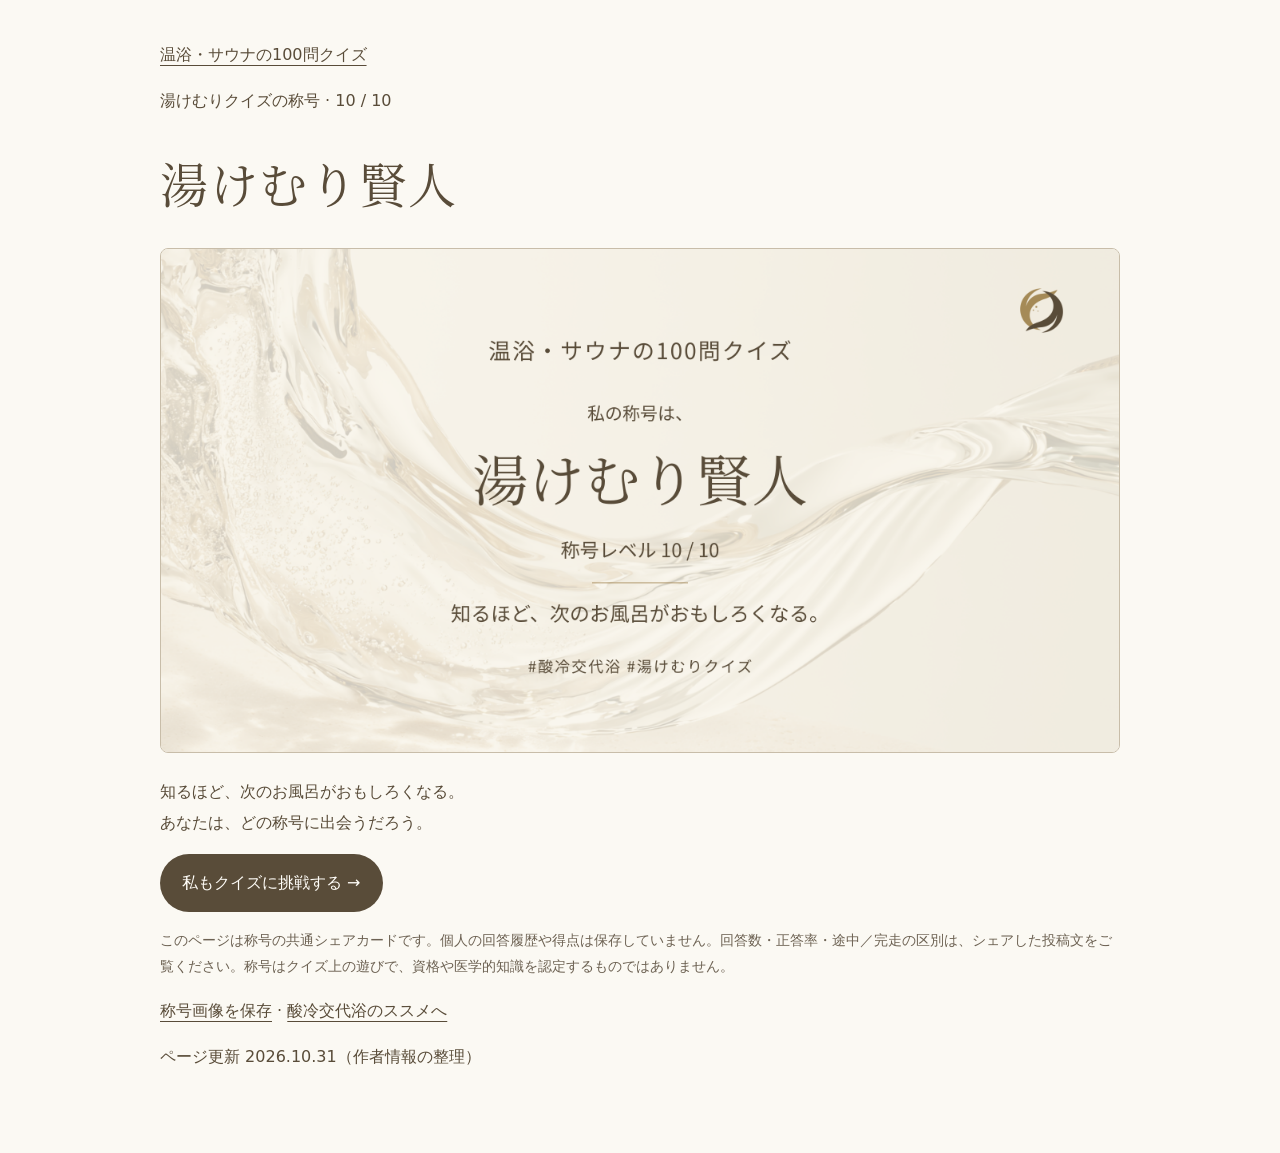
<file: quiz-results/10.html>
<!doctype html>
<html lang="ja" prefix="og: https://ogp.me/ns#"><head>
<meta charset="utf-8"><meta name="viewport" content="width=device-width,initial-scale=1">
<title>称号「湯けむり賢人」｜湯けむりクイズ</title>
<meta name="description" content="温浴・サウナの100問クイズの称号「湯けむり賢人」。あなたはどの称号？10問から挑戦できます。"><meta name="robots" content="noindex,follow">
<link rel="canonical" href="https://djnaoyaman.github.io/sanreikotaiyoku/quiz-results/10.html"><link rel="icon" href="../favicon.ico">
<meta property="og:type" content="website"><meta property="og:locale" content="ja_JP">
<meta property="og:site_name" content="#酸冷交代浴のススメ"><meta property="og:title" content="称号「湯けむり賢人」｜湯けむりクイズ">
<meta property="og:description" content="温浴・サウナの100問クイズの称号「湯けむり賢人」。あなたはどの称号？10問から挑戦できます。"><meta property="og:url" content="https://djnaoyaman.github.io/sanreikotaiyoku/quiz-results/10.html">
<meta property="og:image" content="https://djnaoyaman.github.io/sanreikotaiyoku/assets/quiz-results/rank-10-20261030.png"><meta property="og:image:secure_url" content="https://djnaoyaman.github.io/sanreikotaiyoku/assets/quiz-results/rank-10-20261030.png">
<meta property="og:image:type" content="image/png"><meta property="og:image:width" content="1200"><meta property="og:image:height" content="630">
<meta property="og:image:alt" content="称号「湯けむり賢人」。10段階の第10段階。温浴・サウナの100問クイズ。">
<meta name="twitter:card" content="summary_large_image"><meta name="twitter:title" content="称号「湯けむり賢人」｜湯けむりクイズ">
<meta name="twitter:description" content="温浴・サウナの100問クイズの称号「湯けむり賢人」。あなたはどの称号？10問から挑戦できます。"><meta name="twitter:image" content="https://djnaoyaman.github.io/sanreikotaiyoku/assets/quiz-results/rank-10-20261030.png">
<meta name="twitter:image:alt" content="称号「湯けむり賢人」。10段階の第10段階。">
<style>*{box-sizing:border-box}body{margin:0;background:#f6f4ef;color:#16271e;font-family:system-ui,sans-serif;line-height:1.9}main{max-width:1000px;margin:auto;padding:40px 20px 64px}a{color:inherit;text-underline-offset:5px}h1{font-size:clamp(1.7rem,5vw,3rem);line-height:1.4}.card{width:100%;height:auto;display:block;border:1px solid #b6c4ba;margin:24px 0}.button{display:inline-block;padding:14px 22px;background:#16271e;color:#fff;text-decoration:none;font-weight:700;min-height:48px}.note{font-size:.85rem;color:#4d5d52}a:focus-visible{outline:3px solid #8a5934;outline-offset:5px}</style>
<link rel="stylesheet" href="../assets/sanrei-maison.css?v=20261030-1">
<script async src="https://www.googletagmanager.com/gtag/js?id=G-NX6NQN9RZ1"></script>
<script>
  window.dataLayer = window.dataLayer || [];
  function gtag() { window.dataLayer.push(arguments); }
  gtag('js', new Date());
  gtag('config', 'G-NX6NQN9RZ1');
</script>
</head><body><main><a href="../quiz.html">温浴・サウナの100問クイズ</a><p>湯けむりクイズの称号 · 10 / 10</p><h1>湯けむり賢人</h1>
<img class="card" src="../assets/quiz-results/rank-10-20261030.png" width="1200" height="630" alt="称号「湯けむり賢人」のシェアカード">
<p>知るほど、次のお風呂がおもしろくなる。<br>あなたは、どの称号に出会うだろう。</p>
<p><a class="button" href="../quiz.html#quiz-app">私もクイズに挑戦する →</a></p>
<p class="note">このページは称号の共通シェアカードです。個人の回答履歴や得点は保存していません。回答数・正答率・途中／完走の区別は、シェアした投稿文をご覧ください。称号はクイズ上の遊びで、資格や医学的知識を認定するものではありません。</p>
<p><a href="../assets/quiz-results/rank-10-20261030.png" download="yukemuri-10.png">称号画像を保存</a> · <a href="../">酸冷交代浴のススメへ</a></p>
<p class="site-updated">ページ更新 <time datetime="2026-10-31">2026.10.31（作者情報の整理）</time></p></main></body></html>
</file>
<file: assets/sanrei-color.css>
/* Coral, water, milk-white. Original light-and-water art; no external dependencies. */
:root{--ink:#2c2c2c;--paper:#fbfcfa;--cream:#f7e3e0;--muted:#555a58;--line:#b8b5af;--warm:#a53e32;--cool:#276961;--coral:#e1988b;--rose:#cda59f;--mint:#c9e7e2;--comfort-paper:#fbfcfa;--comfort-ink:#2c2c2c;--comfort-accent:#276961}
body{color:var(--ink);background:var(--paper)}
::selection{background:#276961;color:#fff}
a:focus-visible,button:focus-visible,summary:focus-visible,input:focus-visible,select:focus-visible{outline:3px solid #276961;outline-offset:5px}
/* Keep reading surfaces quiet. Color belongs to the experience, not every card. */
.guide-page,.quiz-page{--cool:#e7f3f0}
.learn-hero,.profile-hero{background:linear-gradient(125deg,#f7e3e0aa,transparent 65%);border-radius:0}
.guide-card,.supplement-card{background:#fff;border-color:#bac9c3}
.guide-conclusion{background:#edf5f2}
#top.hero{background:#edd3cc;min-height:min(960px,100svh);padding-top:132px}
#top.hero::before{background:radial-gradient(ellipse at 83% 25%,#fbfcfae8 0,transparent 44%),radial-gradient(ellipse at 2% 90%,#e1988b9c 0,transparent 66%),linear-gradient(120deg,#e8c2bb 10%,#f7e3e0 75%,#d8ece6)}
#top .hero-grid{grid-template-columns:minmax(0,1.05fr) minmax(0,1fr);gap:clamp(32px,5vw,80px);padding-block:35px 76px}
#top .hero-copy{z-index:2}
#top .hero-catch{font-weight:700;font-size:clamp(3.5rem,7.2vw,6.5rem);letter-spacing:-.065em;line-height:1.28}
#top .hero-catch b{font-weight:700}
#top .hero-first{font-weight:500}
#top .hero-kicker{font-weight:500;letter-spacing:.1em}
#top .hero-subject,#top .hero-definition{color:#363333}
#top .hero-visual{margin-top:32px;padding:32px 14px 26px;border:0;border-radius:48% 48% 18px 18px;background:linear-gradient(145deg,#ffffff78,#ffffff0a 58%,#d3ebe354);box-shadow:inset 0 1px 0 #ffffffe0,0 25px 70px #9e68651a;overflow:visible}
#top .hero-visual::before{inset:4% 12% 20%;border-radius:50%;background:radial-gradient(ellipse at 27% 20%,#ffffffc9,transparent 58%);transform:none;animation:none}
#top .visual-overline{text-align:center;font-weight:500;letter-spacing:.1em;font-size:.625rem}
#top .sensation-pair{gap:5px;grid-template-columns:minmax(0,1fr) 24px minmax(0,1fr);margin:35px 0 26px}
#top .sensation-token svg{background:transparent;overflow:visible;filter:drop-shadow(0 18px 12px #7957541b)}
#top .sensation-token:first-child svg>circle{fill:url(#sanrei-warm-glass);stroke:#a562575e;stroke-width:.8}
#top .sensation-token:last-child svg>circle{fill:url(#sanrei-cool-glass);stroke:#357a705e;stroke-width:.8}
#top .token-bubbles{fill:#ad5749;stroke:#fff8;stroke-width:.7}
#top .token-bubbles circle:nth-child(3n){fill:#fdfcf8;stroke:#a9665688}
#top .token-ripples{stroke:#32776c;stroke-width:1}
#top .pair-arrow{color:#535956;font-weight:400}
#top .sensation-token figcaption{font-weight:400;font-size:.875rem}
#top .sensation-token figcaption span{font-weight:700;font-size:clamp(1.05rem,1.6vw,1.5rem);letter-spacing:-.035em}
#top .visual-note{color:#55504f;font-size:.6875rem}
.hero-places.action-primary,.action-primary{background:#2c2c2c;border-color:#2c2c2c;color:#fff;border-radius:999px}
.action-secondary{border-color:#777d76;border-radius:999px}
.menu-button{background:#2c2c2c;border-color:#ffffff80;box-shadow:0 5px 20px #49373112}
.motion-toggle{border-color:#82736f;border-radius:999px;background:#ffffff30}
.everyday{background:linear-gradient(180deg,#fbfcfa,#fbfcfa 58%,#f7e3e070)}
.everyday h2,.about-copy h2,.try-section>h2,.hydration h2,.curiosity>h2,.places-heading h2,.invitation h2{font-weight:700;letter-spacing:-.045em}
.everyday-scenes>li,.everyday .rest-details{border-color:#bcb7b2}
.about-section{background:radial-gradient(ellipse at 90% 55%,#c9e7e25c,transparent 55%),linear-gradient(145deg,#f7e3e0 0%,#fbfcfa 74%)}
.about-grid{padding-right:0;gap:clamp(38px,6vw,90px);align-items:center}
.vertical-thought{display:none}
.experience-panel{margin-top:30px;padding:30px;border:1px solid #ffffffb3;border-radius:28px;box-shadow:0 24px 65px #73605712,inset 0 1px 0 #fff}
.experience-panel[data-mode='carbon']{background:linear-gradient(140deg,#fffaf6e8,#f0c9bfaa);border-color:#cda59f}
.experience-panel[data-mode='cold']{background:linear-gradient(140deg,#fbfffee8,#c9e7e2d9);border-color:#a0c4bc}
.experience-panel .chapter-word{font-weight:400;font-size:clamp(2.5rem,5vw,4.5rem);color:#8b6259;letter-spacing:-.055em}
.experience-panel[data-mode='cold'] .chapter-word{color:#34685f}
.body-fill,.experience-panel[data-mode='cold'] .body-fill{fill:url(#sanrei-body-glass)}
.body-outline{stroke:#8f6e6370;stroke-width:1.1}
.body-label-ground{fill:#fffdf8e6}
.body-label,.diagram-label{fill:#343936}
.outer-particles{fill:#aa5647}
.inner-particles{fill:#387b6f}
.inner-waves circle{stroke:#45887b;stroke-width:1.3}
.skin-label path{stroke:#73645f}.skin-label text{fill:#45413e}
.bath-button{border-color:#8d9086;border-radius:999px;font-weight:600}
.bath-button[aria-pressed='true']{background:#2c2c2c;color:#fff;border-color:#2c2c2c}
.bath-button .button-dot{background:currentColor}
.panel-top{border-color:#a8b1a5}.diagram-note,.interaction-hint{color:#4e5551}
.editorial-photo.parallax-ready,.parallax-ready figcaption{background:#fbfcfa}
.manifesto{background:#d7e9e2;color:#2c2c2c}
.manifesto-stage{background:linear-gradient(135deg,#edbeb5 0%,#f3dcd5 35%,#d4e9e2 72%,#c9e7e2)}
.manifesto-stage::before{background:radial-gradient(ellipse at 0 100%,#e1988b,transparent 65%);opacity:.42}
.manifesto-stage::after{background:radial-gradient(ellipse at 100% 0,#fff,transparent 65%);opacity:.75}
.manifesto-title{font-weight:700;text-shadow:0 2px 0 #ffffff50}
.manifesto-top,.manifesto-bottom{border-color:#7f9a906e}
.manifesto-top::after{background:#35766a}.manifesto-note{color:#535b54}
.try-section{background:#fbfcfa}
.ritual-warm{background:radial-gradient(circle,#efc1b5,transparent 72%)}
.ritual-warm i{background:#a95443}
.ritual-cold{background:radial-gradient(circle,#c9e7e2,transparent 72%)}
.ritual-cold i{border-color:#45887b}
.ritual-rest{background:radial-gradient(circle,#ece6db,transparent 72%)}
.hydration{background:linear-gradient(145deg,#dbeee8,#edf5ef 55%,#fbfcfa)}
.water-plan,.water-plan>div+div,.rest-details{border-color:#9fb4aa}
.water-plan>div::after{background:#45887b}
.supplement-card{border-radius:8px;box-shadow:0 9px 24px #54796908}
.places{background:#fbfcfa}
.place,.hall-card{border-color:#b7bdb4}
.place:hover,.place:focus-within{background:#edf5f0;border-color:#438475}
.places-swipe-button{background:#fbfcfa;color:#2c2c2c}
.invitation{background:#ecc2b7;color:#2c2c2c}
.invitation .action-primary{background:#2c2c2c;border-color:#2c2c2c;color:#fff}
.invitation .action-secondary{border-color:#776861}
.invitation::before{border-color:#fff9;box-shadow:0 0 0 7vw #ffffff1c,0 0 0 14vw #ffffff12}
.curiosity,.references{background:#fbfcfa}
footer,.site-footer{color:#2c2c2c;border-color:#c5d0c7;background:linear-gradient(110deg,#f7e3e0,#fbfcfa 55%,#e2f0ea)}
footer a,footer a:visited{color:inherit}
@media(max-width:900px){#top .hero-grid{gap:32px}#top .hero-visual{padding-inline:10px}.experience-panel{padding:24px}}
@media(max-width:740px){#top.hero{padding-top:116px;min-height:0}#top .hero-grid{display:block;padding-block:20px 40px}#top .hero-catch{font-size:clamp(3rem,13vw,5rem);line-height:1.28}#top .hero-visual{margin-top:48px;padding:32px 16px 24px;border-radius:42% 42% 20px 20px}#top .sensation-pair{margin-top:26px;gap:6px}#top .sensation-token figcaption span{font-size:clamp(1.125rem,4.8vw,1.5rem)}.about-grid{grid-template-columns:1fr;gap:40px}.experience-panel{margin-top:0;padding:24px 18px}.manifesto-title{font-weight:700}.action-primary,.action-secondary{padding-inline:22px}}
@media(prefers-reduced-motion:reduce){.experience-panel,.sensation-token svg{transition:none}#top .hero-visual::before{animation:none}}
:root[data-motion='paused'] .experience-panel,:root[data-motion='paused'] .sensation-token svg{transition:none}
@media print{#top.hero,.about-section,.hydration,.manifesto-stage,.invitation,footer{background:#fff;color:#000}.hero-visual,.experience-panel{box-shadow:none}.sensation-token svg{filter:none}}

/* Responsive finishing layer: preserve the editorial layout, let content reflow. */
.wrap{max-width:1200px;width:calc(100% - max(clamp(20px,4vw,56px),env(safe-area-inset-left)) - max(clamp(20px,4vw,56px),env(safe-area-inset-right)))}
.hero-grid>*,.profile-heading>*,.editorial-row>*,.bridge>*,.course-grid>*,.answer-option>*,.activity-list a>*,.work-list>div>*{min-width:0}
.hero-copy,.profile-heading,.editorial-row,.bridge,.question-title,.answer-option,.result-card,.site-footer,footer{overflow-wrap:anywhere}
.profile-heading h1{white-space:normal}
.global-nav a,.header-back,footer a,.footer-links a,.facility-table-scroll a{min-height:44px;display:inline-flex;align-items:center}
.global-nav,.footer-links{row-gap:8px}
.site-footer,footer{column-gap:24px;row-gap:12px}
.site-footer>*,footer>*{min-width:0;max-width:100%}
.site-footer,.site-footer a,footer>span,footer .footer-en{font-size:max(.75rem,12px);line-height:1.8}
.search-tools input,.search-tools select{font-size:1rem}
.search-tools label{min-width:min(190px,100%)}
.actions>.button,.quiz-controls .button,.action-primary,.action-secondary{max-width:100%;white-space:normal;text-align:center}
.result-score{flex-wrap:wrap}
#top.hero{padding-top:calc(132px + env(safe-area-inset-top))}
#top .sensation-token{min-width:0}
#top .sensation-token svg{max-width:100%;height:auto}
#top .sensation-token figcaption{overflow-wrap:anywhere}
/* Match the existing single-column breakpoint, including its higher-specificity theme rules. */
@media(max-width:899px){
 #top .hero-grid{display:grid;grid-template-columns:minmax(0,1fr);max-width:600px;gap:40px;padding-block:20px 40px}
 #top .hero-catch{font-size:clamp(3rem,10vw,5rem)}
 #top .hero-visual{margin-top:0;max-width:540px;width:100%;justify-self:center}
 .learn-hero .hero-grid,.quiz-hero .hero-grid,.profile-heading{grid-template-columns:minmax(0,1fr);gap:32px}
 .quiz-number{font-size:6rem;display:flex;align-items:baseline;gap:12px;padding-top:0}
 .quiz-number small{font-size:.875rem}
}
@media(max-width:740px){
 #top.hero{padding-top:calc(116px + env(safe-area-inset-top))}
 #top .hero-catch{font-size:clamp(2.75rem,13vw,5rem)}
 #top .hero-visual{margin-top:8px}
 .site-header .brand{line-height:1.5}
}
@media(max-width:600px){
 .course-grid{grid-template-columns:minmax(0,1fr)}
 .course{display:grid;grid-template-columns:auto minmax(0,1fr) auto;gap:12px;align-items:center}
 .course input,.course b{margin:0}
 .course small{grid-column:2 / 4;font-size:.75rem}
 .course strong{font-size:1rem}
 .answer-option{align-items:flex-start}
 .answer-key{margin-top:2px}
 .actions>.button,.quiz-controls .button{width:100%;min-width:0;justify-content:center}
 footer,.site-footer{flex-direction:column;align-items:flex-start}
 footer .footer-en{margin-left:0}
 .footer-links{width:100%;gap:4px 20px}
 .profile-heading h1{font-size:clamp(2.75rem,12vw,4.5rem)}
 .activity-list a{grid-template-columns:minmax(0,1fr) auto;column-gap:12px}
}
/* Short landscape screens should scroll naturally, not crop full-height scenes. */
@media(max-height:500px) and (orientation:landscape){
 #top.hero{min-height:0}
 #top .hero-grid{padding-bottom:32px}
 .manifesto.scroll-ready{height:auto;min-height:0}
 .manifesto.scroll-ready .manifesto-title{animation:none!important;transform:none!important}
 .manifesto.scroll-ready .manifesto-stage{position:relative;height:auto;min-height:100svh;padding-block:28px}
 .editorial-photo.parallax-ready{height:auto;min-height:0}
 .parallax-ready .photo-stage{position:relative;height:auto;min-height:0}
 .parallax-ready picture{height:auto}
 .parallax-ready img{height:auto;aspect-ratio:16/9;transform:none}
}
@media print{
 .wrap{width:100%;max-width:none}
}

/* User-selected water artwork. Keep all explanatory copy and motion controls. */
#top.hero{background:#eee9da}
#top .hero-water{position:absolute;inset:0;z-index:-2;pointer-events:none}
#top .hero-water img{display:block;width:100%;height:100%;object-fit:cover;object-position:50% 50%}
#top.hero::before{background:linear-gradient(90deg,#fbf9f1ed 0%,#fbf9f1b8 40%,#fbf9f122 75%);animation:none}
#top .hero-visual{background:#fffaf0bf;backdrop-filter:blur(5px);box-shadow:inset 0 1px 0 #ffffffe0,0 25px 70px #6e55351a}
@media(max-width:899px){
 #top .hero-water img{object-position:38% 50%}
 #top.hero::before{background:linear-gradient(180deg,#fbf9f1f0 0%,#fbf9f1c9 42%,#fbf9f152 80%)}
}
@media print{#top .hero-water{display:none}}

/* Maison identity: outlined Japanese signature and opposing water-flow seal. */
.brand-logo{display:block;width:clamp(200px,22vw,280px);max-width:100%;height:auto}
.menu-brand .brand-logo{width:280px}
.site-header .brand{display:inline-flex;align-items:center;min-height:44px}
#top .hero-copy{color:#594c39}
#top .hero-subject,#top .hero-definition{color:#594c39}
#top .hero-places,.menu-button{background:#594c39;border-color:#594c39}
@media(max-width:740px){.site-header .brand-logo{width:200px}.menu-brand .brand-logo{width:240px}}
@media(max-width:380px){.site-header .brand-logo{width:172px}}
</file>
<file: assets/sanrei-maison.css>
/* Sanrei maison — light, quiet surfaces; dark warm ink for readable content.
   Gold is ornamental, never the sole cue for actions or status.
   Existing copy, interactions and responsive structures are unchanged. */
@font-face{font-family:'Sanrei Maison Serif';font-style:normal;font-weight:400;font-display:swap;src:url('sanrei-maison-serif.woff2') format('woff2')}
:root{
 --ink:#594c39;--paper:#fbf9f3;--cream:#f0eadc;--muted:#6d6253;--line:#c8bda9;
 --warm:#775332;--cool:#ece9df;--coral:#ddcfb2;--rose:#d2c2a2;--mint:#e3e1d4;
 --comfort-paper:#fbf9f3;--comfort-ink:#594c39;--comfort-accent:#735f3d;
 --maison-gold:#a58a57;--maison-ink:#594c39;--maison-border:#aa9a81;--maison-white:#fffdf8
}
body{background:var(--paper);color:var(--ink)}
::selection{background:#594c39;color:#fffdf8}
body a:focus-visible,body button:focus-visible,body summary:focus-visible,body input:focus-visible,body select:focus-visible{outline:3px solid #735f3d;outline-offset:5px}
body :is(.small,.note,.section-note,.hero-meta,.detail-limit,.storage-note,.share-status,.visual-note,.diagram-note,.interaction-hint,.manifesto-note){color:var(--muted)}
body :is(h1,h2,.hero-catch,.manifesto-title,.closing-copy,.chapter-word){font-family:'Sanrei Maison Serif','Noto Serif CJK JP',serif;font-weight:400;letter-spacing:.035em}
body h3{font-weight:600;letter-spacing:.01em}
#top .hero-catch,#top .hero-catch b,#top .hero-first{font-family:'Sanrei Maison Serif',serif;font-weight:400;letter-spacing:.015em}
body :is(.section-label,.latin-label,.eyebrow,.visual-overline,.category-label){letter-spacing:.12em;color:var(--muted)}
body :is(.site-header,.ticker,dialog,.menu-inner,.share-dialog){background:var(--maison-white);color:var(--ink);border-color:var(--line)}
body :is(.menu-button,.menu-close,.menu-inner nav b,.share-close,.action-primary,.button:not(.secondary),.bath-button[aria-pressed='true']){background:var(--ink);color:var(--maison-white);border-color:var(--ink)}
body :is(.action-primary,.action-secondary,.button,.bath-button,.motion-toggle){border-radius:999px;font-weight:500}
body :is(.action-secondary,.button.secondary,.motion-toggle,.hero-share,.places-swipe-button){background:transparent;color:var(--ink);border-color:#8b795c}
body :is(.action-primary,.button:not(.secondary),.menu-button):hover{background:#6b5b42;color:#fffdf8}
body :is(.action-secondary,.button.secondary,.bath-button:not([aria-pressed='true'])):hover{background:#eee6d6}
body :is(.menu-inner nav a,.page-nav,.global-nav,.editorial-row,.section-label,.evidence,.rest-details,.gentle-detail,.curiosity-item,.concentration-note){border-color:var(--line)}
body :is(.learn-hero,.profile-hero){background:linear-gradient(130deg,#f0eadc,transparent 80%)}
body :is(.everyday,.places,.curiosity,.references,.try-section,.guide-page,.quiz-page){background:var(--paper);--cool:#ece9df}
body .about-section{background:linear-gradient(135deg,#f0eadc,#fbf9f3 75%)}
body :is(.hydration,.editorial-note,.editorial-policy,.resume-box,.takeaway,.bridge,.result-card){background:#f0eadc;color:var(--ink)}
body :is(.guide-card,.supplement-card,.partner-card,.study,.course,.answer-option){background:var(--maison-white);color:var(--ink);border-color:var(--maison-border);box-shadow:none}
body :is(.guide-card,.supplement-card,.partner-card,.study,.result-card){border-radius:8px}
body :is(.guide-conclusion,.detail-limit,.limit,.try-care){background:#f4efe3;color:var(--ink);border-color:#8b795c}
body :is(.guide-explanation,.detail-content,.section-copy,.evidence-body){line-height:2.05}
body :is(.place,.hall-card,.water-plan,.water-plan>div+div,.quality-table,.quality-table th,.quality-table td,.facility-table th,.facility-table td){border-color:var(--line)}
body :is(.place:hover,.place:focus-within){background:#f1ecdf;border-color:#8b795c}
body .invitation{background:#e7dcc6;color:var(--ink)}
body .invitation .action-primary{background:var(--ink);color:var(--maison-white);border-color:var(--ink)}
body .invitation::before{border-color:#fffaf1;box-shadow:0 0 0 7vw #fffaf126,0 0 0 14vw #fffaf11a}
body :is(footer,.site-footer){background:linear-gradient(110deg,#f0eadc,#fbf9f3 60%,#ede7d9);color:var(--ink);border-color:var(--line)}
body .manifesto{background:#eee6d6;color:var(--ink)}
body .manifesto-stage{background:linear-gradient(135deg,#e1d0aa,#f4eddf 48%,#e4e2d5)}
body .manifesto-stage::before{background:radial-gradient(ellipse at 0 100%,#a58a57,transparent 65%);opacity:.16}
body .manifesto-stage::after{background:radial-gradient(ellipse at 100% 0,#fffdf8,transparent 65%);opacity:.6}
body :is(.manifesto-top,.manifesto-bottom){border-color:#aa9a81}
body .manifesto-top::after,body .water-plan>div::after{background:#8b795c}
body .manifesto-title{text-shadow:none;font-weight:400}
/* The two sensations keep distinct textures and labels, not color alone. */
#top .hero-visual{background:#fffaf0d9;box-shadow:inset 0 1px 0 #ffffff,0 18px 55px #594c3910}
#top .sensation-token:first-child svg>circle{stroke:#8b795c}
#top .sensation-token:last-child svg>circle{stroke:#7d806e}
#sanrei-warm-glass stop:nth-child(1){stop-color:#fffdf8}
#sanrei-warm-glass stop:nth-child(2){stop-color:#f8f1e2}
#sanrei-warm-glass stop:nth-child(3){stop-color:#ddc99e}
#sanrei-warm-glass stop:nth-child(4){stop-color:#ac905a}
#sanrei-cool-glass stop:nth-child(1){stop-color:#fffdf8}
#sanrei-cool-glass stop:nth-child(2){stop-color:#f3f2e9}
#sanrei-cool-glass stop:nth-child(3){stop-color:#d6d8c8}
#sanrei-cool-glass stop:nth-child(4){stop-color:#9a9e85}
#top .token-bubbles{fill:#8d7448;stroke:#fffdf8}
#top .token-bubbles circle:nth-child(3n){fill:#fffdf8;stroke:#8d7448}
#top .token-ripples{stroke:#727763}
#top :is(.pair-arrow,.visual-note){color:var(--muted)}
body .experience-panel{box-shadow:inset 0 1px 0 #fffdf8,0 18px 45px #594c390b;border-radius:18px}
body .experience-panel[data-mode='carbon']{background:linear-gradient(140deg,#fffdf8,#ede0c6);border-color:#b29b72}
body .experience-panel[data-mode='cold']{background:linear-gradient(140deg,#fffdf8,#e5e5d8);border-color:#a0a18a}
body .experience-panel .chapter-word{color:#735f3d}
body .experience-panel[data-mode='cold'] .chapter-word{color:#636a53}
body .body-label-ground{fill:#fffdf8}
body :is(.body-label,.diagram-label,.skin-label text){fill:var(--ink)}
body .body-outline{stroke:#8b795c}
body .skin-label path{stroke:#8b795c}
body .outer-particles{fill:#8d7448}
body .inner-particles{fill:#727763}
body .inner-waves circle{stroke:#727763}
body .ritual-warm{background:radial-gradient(circle,#e5d3ad,transparent 72%)}
body .ritual-warm i{background:#8d7448}
body .ritual-cold{background:radial-gradient(circle,#e0e2d3,transparent 72%)}
body .ritual-cold i{border-color:#727763}
body .ritual-rest{background:radial-gradient(circle,#eee6d6,transparent 72%)}
/* Quiz state remains explicit: text marks plus distinguishable borders. */
body .course:has(input:checked){background:#eee6d6;border-color:#735f3d}
body .answer-option.is-correct{background:#e9ecdf;border-color:#626d50}
body .answer-option.is-chosen:not(.is-correct){background:#f1e5d5;border-color:#855b3c}
body .answer-option:disabled{color:var(--ink);opacity:1}
body .answer-key{border-color:var(--maison-border)}
body .answer-option:not(:disabled):hover{background:#f4efe3;border-color:#735f3d}
body :is(input,select){accent-color:#735f3d}
body :is(.search-tools input,.search-tools select){background:var(--maison-white);color:var(--ink);border-color:#8b795c}
body .back-to-top{background:#fffdf8;color:var(--ink);border-color:#8b795c}
/* Share landing pages use the same quiet surface without changing their copy. */
body .card{border-color:var(--line);border-radius:8px}
@media(max-width:740px){
 body h1,body h2{letter-spacing:.015em}
 #top .hero-catch{font-size:clamp(2.75rem,12.5vw,5rem)}
 body :is(.guide-card,.partner-card,.study){border-radius:6px}
 body .site-header .brand-logo{max-width:100%}
}
@media(prefers-reduced-motion:reduce){body :is(.button,.action-primary,.action-secondary,.answer-option){transition:none}}
@media print{body{background:#fff;color:#000}body :is(.hydration,.about-section,.manifesto-stage,.invitation,.guide-conclusion,.result-card,footer){background:#fff;color:#000;box-shadow:none}}
/* Legacy fixed-color accents: keep every reading surface in the same palette. */
body :is(.places,.practice,.science-section,.quality-section,.selection-note summary,.try-care a,.water-note a,.place){color:var(--ink)}
body :is(.quality-table thead,.hall-meta>span:first-child,.official-link span){background:#e8deca;color:var(--ink)}
body .closing-copy>a:hover{background:var(--ink);color:var(--maison-white)}
body .share-dialog input{background:var(--maison-white);color:var(--ink);border-color:var(--maison-border)}
body .open-circle{-webkit-text-stroke-color:#8b795c}
body .cold-button .button-dot{background:#727763;border-color:#727763;box-shadow:inset 0 0 0 4px #fffdf8}
body :is(.place,.hall-card){background:var(--maison-white)}
body.guide-page,body.quiz-page{--cool:#ece9df}
body :is(.everyday,.about-copy,.try-section,.hydration,.curiosity,.places-heading,.invitation,.learn-hero,.profile-heading) :is(h1,h2){font-family:'Sanrei Maison Serif',serif;font-weight:400;letter-spacing:.025em}
body .invitation .latin-label,body .manifesto-note{color:var(--ink)}
body progress{background:#e5ddcc;accent-color:#735f3d}
body progress::-webkit-progress-bar{background:#e5ddcc}
body progress::-webkit-progress-value{background:#735f3d}
body progress::-moz-progress-bar{background:#735f3d}
body .category-label::before{background:#a58a57}
body .guide-card[data-category='water'] .category-label::before{background:#999779}
body .guide-card[data-category='cold'] .category-label::before{background:#727763}
body .guide-card[data-category='culture'] .category-label::before{background:#8b795c}
</file>
